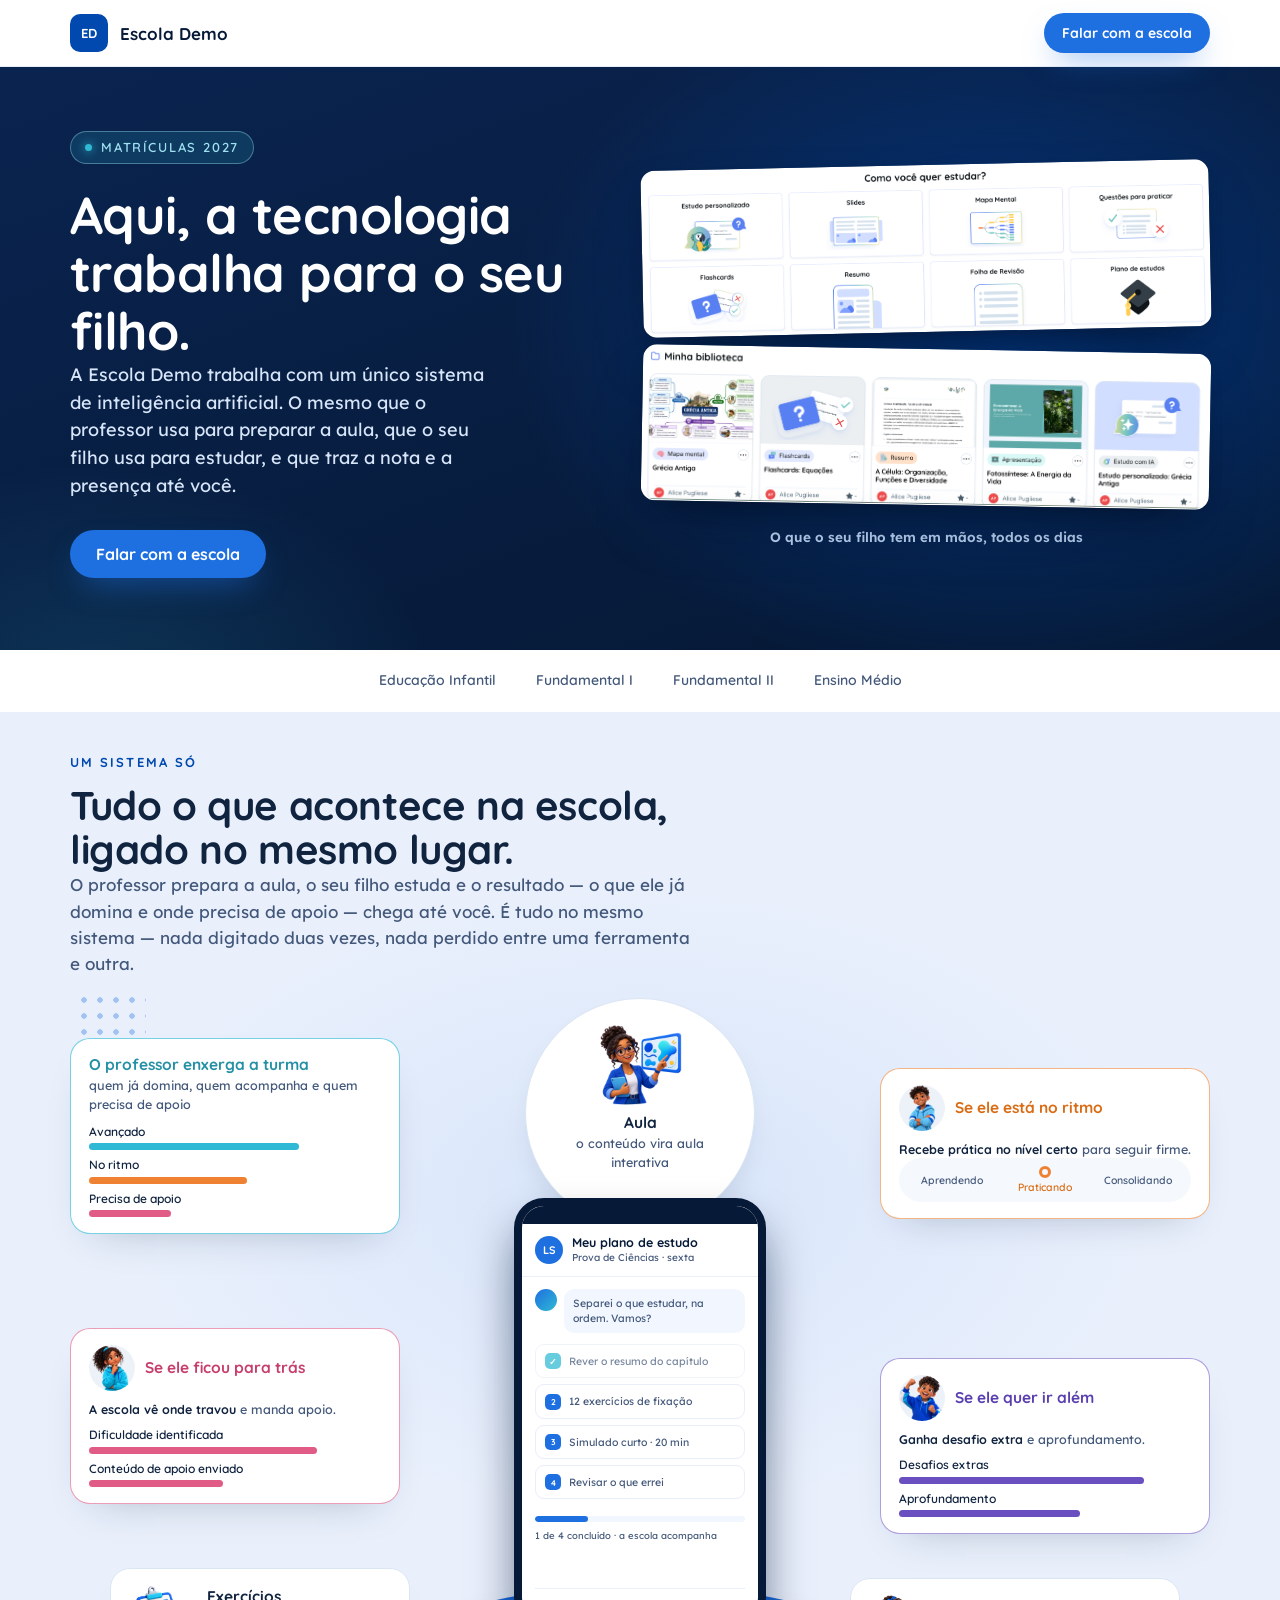
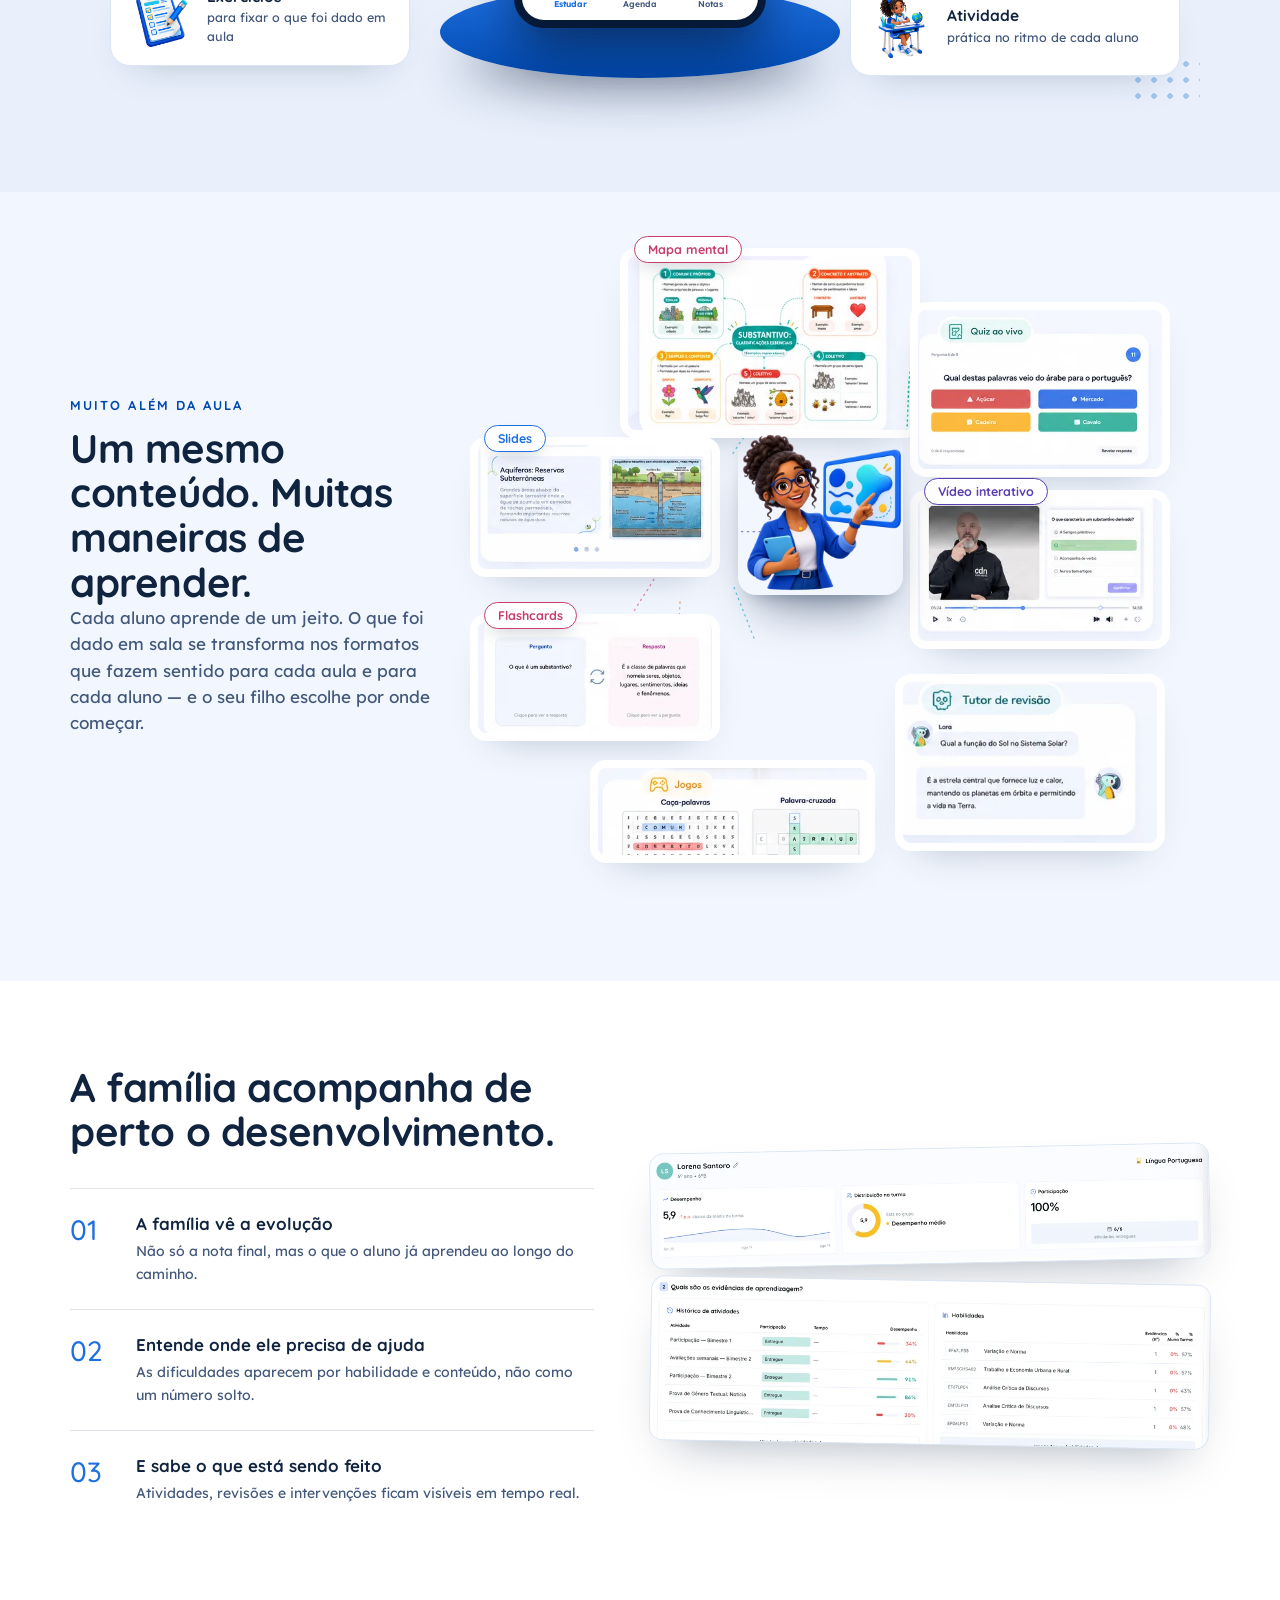
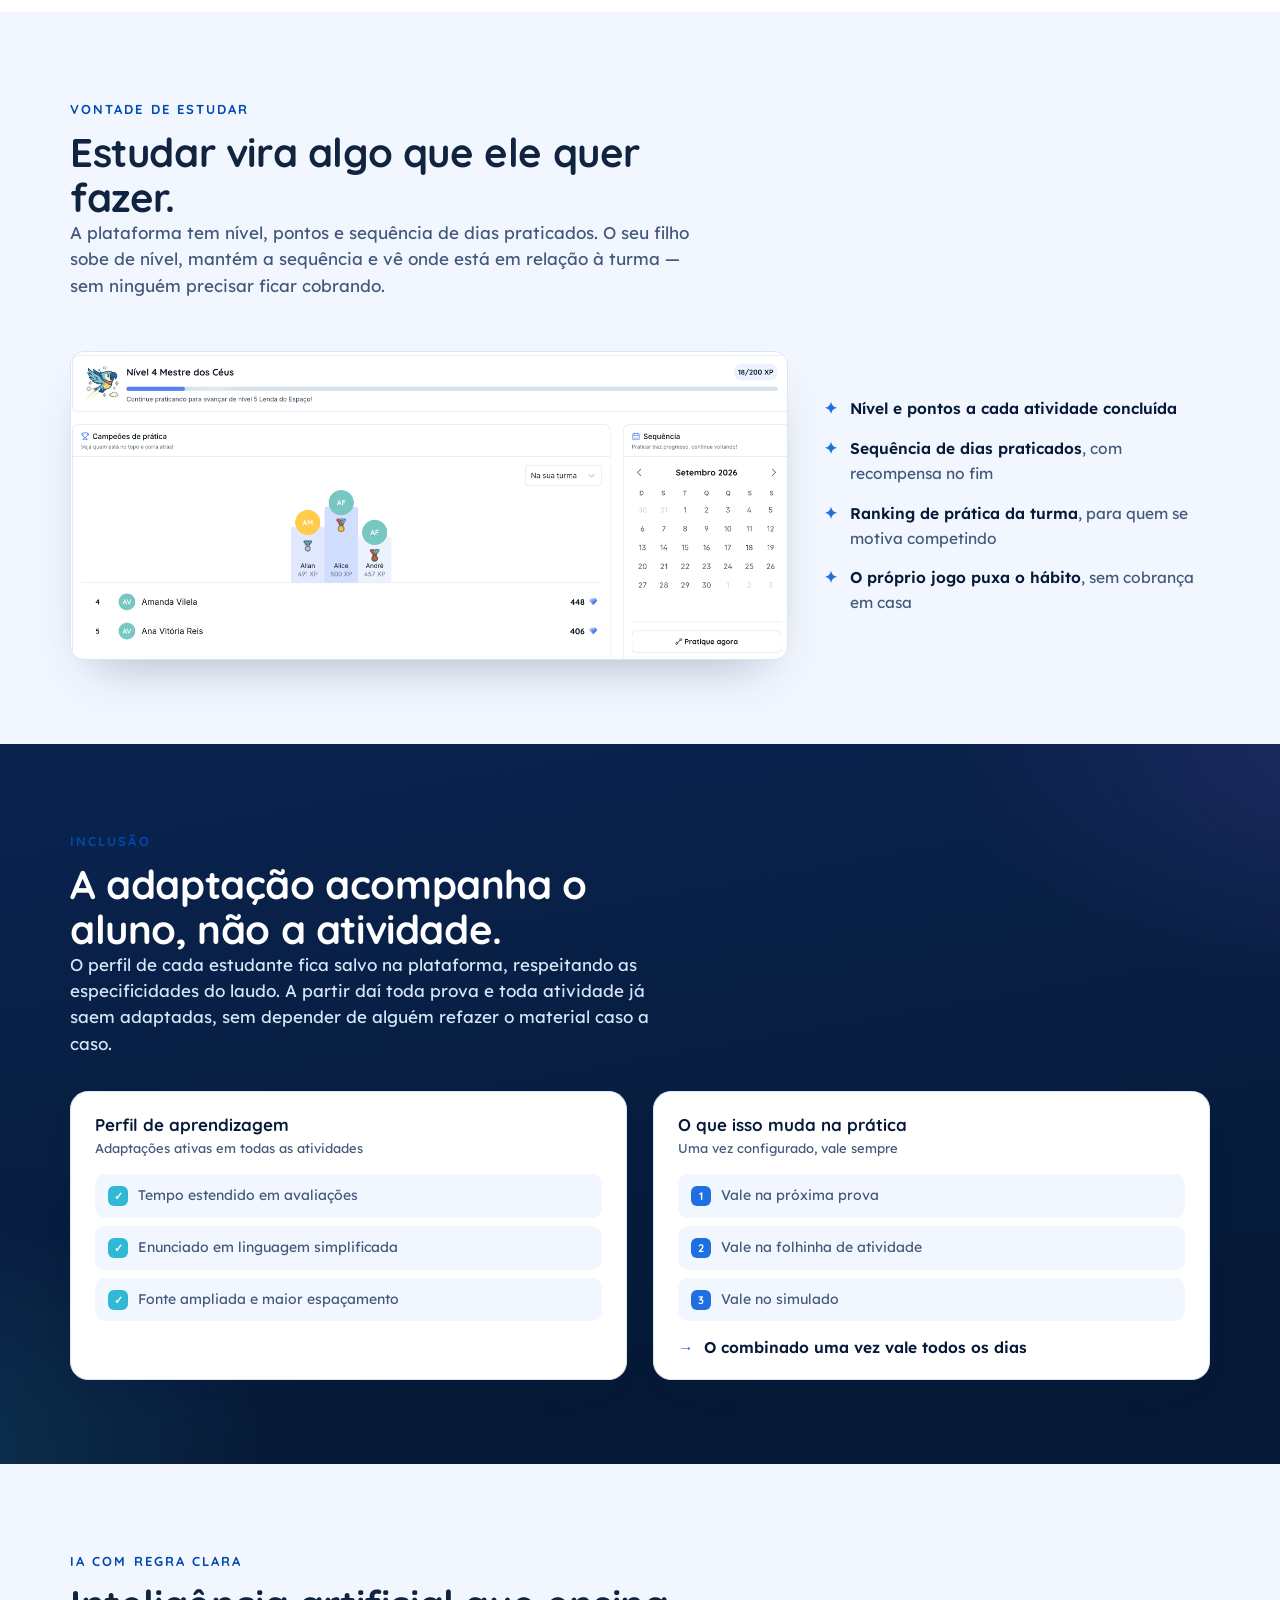
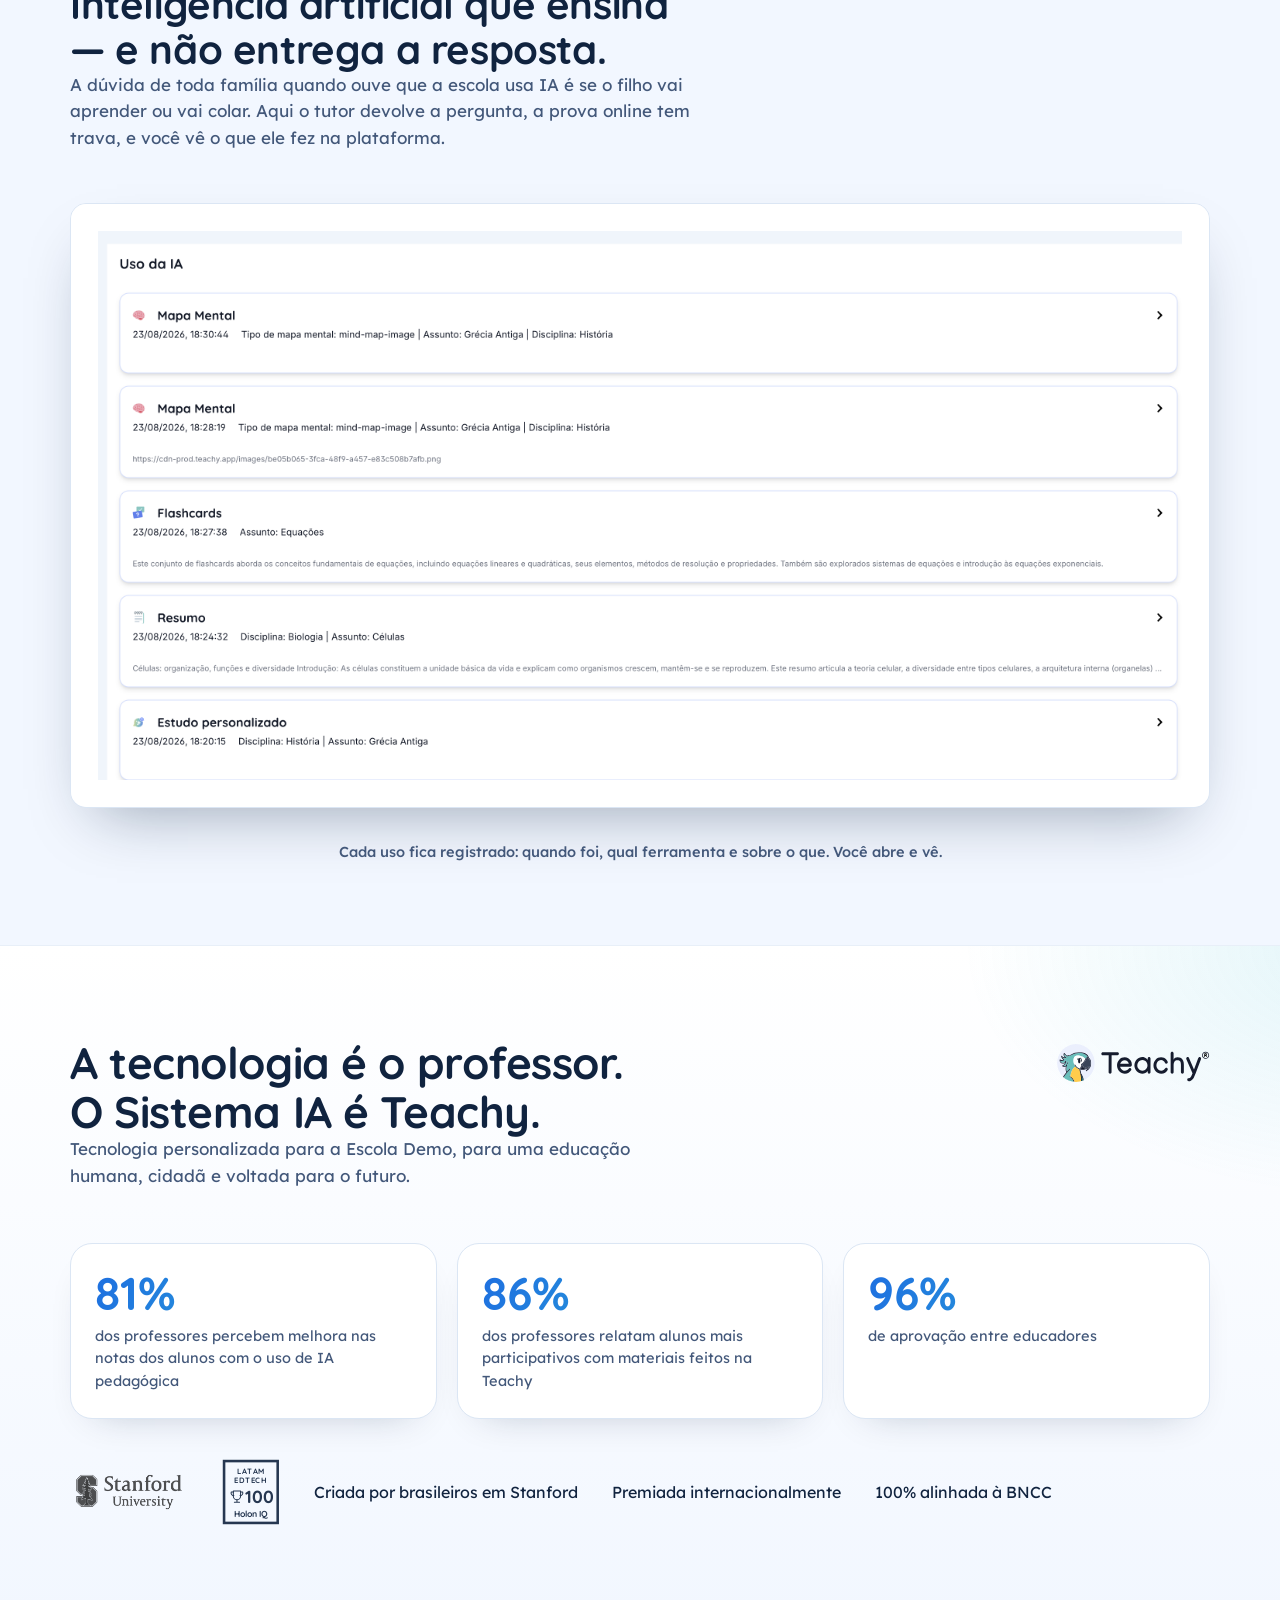
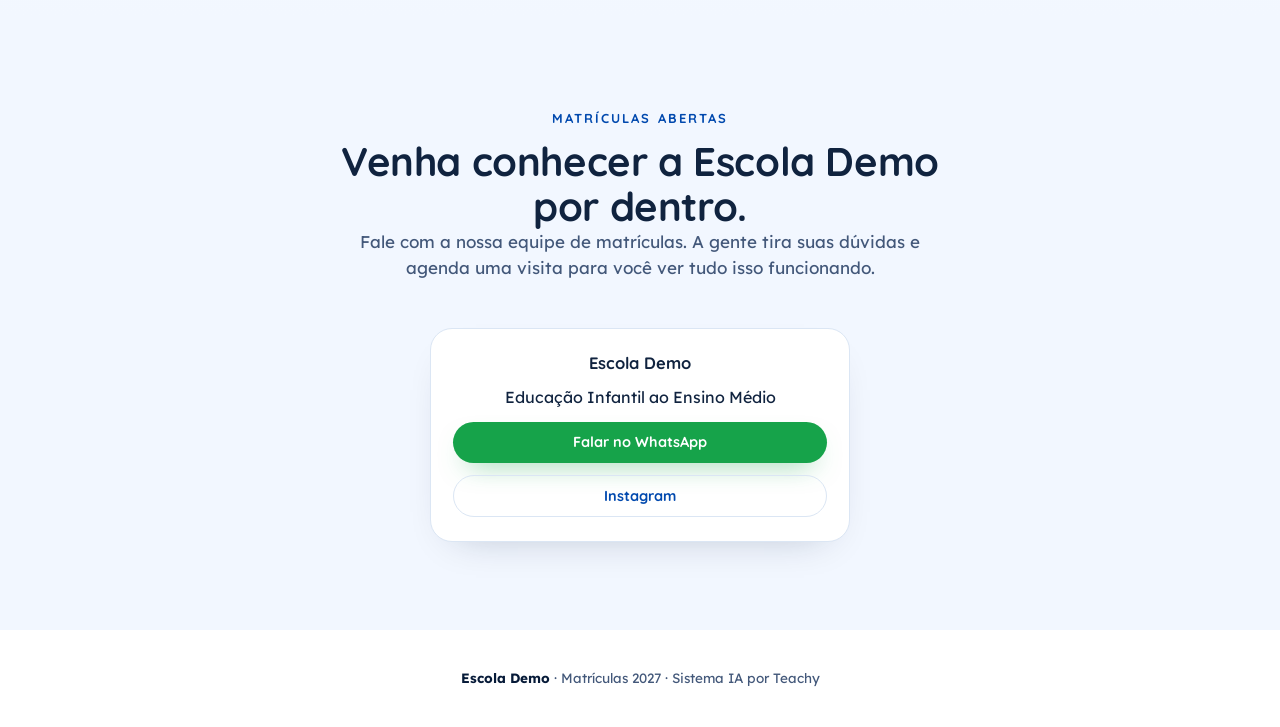
<file: index.html>
<!doctype html>
<html lang="pt-BR">
<head>
<meta charset="utf-8">
<meta name="viewport" content="width=device-width,initial-scale=1">
<title>Escola Demo · O Sistema IA da escola</title>
<link rel="preconnect" href="https://fonts.googleapis.com">
<link rel="preconnect" href="https://fonts.gstatic.com" crossorigin>
<link href="https://fonts.googleapis.com/css2?family=Quicksand:wght@500;600;700&family=Lexend:wght@300;400;500;600;700&display=swap" rel="stylesheet">
<link rel="stylesheet" href="lp-material.css">
<style>
/* ═══════════════════════════════════════════════════════════════
   Camada Enterprise — só o que não existe no template de material.
   Tudo o mais vem de lp-material.css, sem alteração.
   ═══════════════════════════════════════════════════════════════ */
body{margin:0}

/* barra de topo */
.ent-topo{position:sticky;top:0;z-index:70;background:rgba(255,255,255,.9);backdrop-filter:blur(18px);border-bottom:1px solid var(--lpm-borda-suave)}
.ent-topo__in{display:flex;align-items:center;gap:12px;padding:13px 0}
.ent-topo__marca{width:38px;height:38px;border-radius:10px;background:var(--lpm-principal);color:#fff;display:grid;place-items:center;font:700 13px var(--lpm-font-display)}
.ent-topo__nome{font:700 17px var(--lpm-font-display);color:var(--lpm-navy)}
.ent-topo .lpm-btn{margin-left:auto;height:40px;padding:0 18px;font-size:14px}

/* visual do hero: tela de produto flutuando */
.ent-hero-tela{position:relative;flex-direction:column;width:100%;margin:0}
.lpm .ent-hero-tela figcaption{margin:22px 0 0;font:600 13.5px var(--lpm-font-body);color:var(--lpm-texto-claro-2);text-align:center}
/* as duas telas de insights, empilhadas e levemente inclinadas */
.ent-telas{display:flex;flex-direction:column;gap:18px;width:100%}
.ent-telas img{width:100%;border-radius:14px;border:1px solid rgba(255,255,255,.14);background:#fff;box-shadow:0 30px 64px -26px rgba(3,12,28,.62),0 10px 24px -14px rgba(3,12,28,.45)}
.ent-telas img:first-child{transform:rotate(-1.2deg)}
.ent-telas img:last-child{transform:rotate(1deg)}
/* hero: coluna da direita mais larga, pra os insights ficarem legíveis */
@media(min-width:1024px){
 .lpm-hero__in{grid-template-columns:minmax(0,1fr) minmax(0,568px);gap:44px}
 .lpm-hero__conteudo{max-width:520px}
}
/* família: as telas de insight do responsável */
.ent-telas-familia{display:flex;flex-direction:column;gap:20px;margin-top:8px}
.ent-telas-familia img{width:100%;border-radius:14px;border:1px solid var(--lpm-borda);background:#fff;box-shadow:0 24px 50px -24px color-mix(in srgb,var(--lpm-navy) 35%,transparent)}
.ent-telas-familia img:first-child{transform:rotate(-.8deg)}
.ent-telas-familia img:last-child{transform:rotate(.7deg)}
/* tela em largura cheia */
.ent-tela-larga{margin-top:52px}
.ent-tela-larga img{width:100%;border-radius:16px;border:1px solid var(--lpm-borda);background:#fff;box-shadow:0 28px 60px -26px color-mix(in srgb,var(--lpm-navy) 38%,transparent)}
.lpm .ent-legenda{margin:34px 0 0;text-align:center;font:500 14.5px var(--lpm-font-body);color:var(--lpm-tinta-suave)}
/* gamificação */
.ent-gami{display:grid;gap:26px;margin-top:52px}
@media(min-width:1024px){.ent-gami{grid-template-columns:minmax(0,1.3fr) minmax(0,.7fr);align-items:center;gap:36px}}
.ent-gami img{width:100%;border-radius:14px;border:1px solid var(--lpm-borda);background:#fff;box-shadow:0 24px 50px -24px color-mix(in srgb,var(--lpm-navy) 32%,transparent)}
.ent-gami ul{margin:0;padding:0;list-style:none;display:flex;flex-direction:column;gap:15px}
.ent-gami li{position:relative;padding-left:26px;font:400 15.5px/1.6 var(--lpm-font-body);color:var(--lpm-tinta-suave)}
.ent-gami li:before{content:"\2726";position:absolute;left:0;top:0;color:var(--lpm-vivo);font-weight:700}
.ent-gami li b{color:var(--lpm-navy);font-weight:600}

/* centro da órbita: o espaço do aluno num celular, apoiado no pedestal */
.lpm-arte__livro.ent-fone{width:min(252px,66vw);height:430px;display:flex;flex-direction:column;background:#fff;border:8px solid var(--lpm-navy);border-radius:30px;overflow:hidden;box-shadow:0 26px 50px -22px color-mix(in srgb,var(--lpm-navy) 55%,transparent);text-align:left}
.ent-fone__topo{height:18px;background:var(--lpm-navy)}
.ent-fone__cab{display:flex;align-items:center;gap:9px;padding:11px 13px 10px;border-bottom:1px solid var(--lpm-borda-suave)}
.ent-fone__av{width:28px;height:28px;border-radius:50%;background:var(--lpm-vivo);color:#fff;display:grid;place-items:center;font:700 11px var(--lpm-font-display);flex:none}
.ent-fone__cab b{display:block;font:700 12.5px var(--lpm-font-display);color:var(--lpm-navy);line-height:1.25}
.ent-fone__cab s{display:block;text-decoration:none;font-size:10px;color:var(--lpm-tinta-suave)}
.ent-fone__corpo{padding:12px 13px 0;flex:1;display:flex;flex-direction:column}
.ent-fone__lara{display:flex;gap:7px;align-items:flex-start;margin-bottom:11px}
.ent-fone__lara:before{content:"";width:22px;height:22px;border-radius:50%;background:linear-gradient(135deg,var(--lpm-vivo),var(--lpm-destaque));flex:none}
.ent-fone__bolha{font-size:10.5px;line-height:1.45;background:var(--lpm-gelo);border-radius:10px;padding:7px 9px;color:var(--lpm-tinta-suave)}
.ent-fone__item{display:flex;align-items:center;gap:8px;font-size:10.5px;color:var(--lpm-tinta-suave);border:1px solid var(--lpm-borda-suave);border-radius:9px;padding:8px 9px;margin-bottom:6px}
.ent-fone__item i{width:16px;height:16px;border-radius:5px;background:var(--lpm-vivo);color:#fff;display:grid;place-items:center;font:700 8.5px var(--lpm-font-display);font-style:normal;flex:none}
.ent-fone__item.feito{color:var(--lpm-tinta-suave);opacity:.72}
.ent-fone__item.feito i{background:var(--lpm-destaque)}
.ent-fone__barra{height:6px;border-radius:99px;background:var(--lpm-gelo);margin-top:11px;overflow:hidden}
.ent-fone__barra s{display:block;width:25%;height:100%;border-radius:99px;background:var(--lpm-vivo)}
.ent-fone__nota{font-size:9.5px;color:var(--lpm-tinta-suave);margin-top:6px}
.ent-fone__nav{margin-top:auto;display:flex;border-top:1px solid var(--lpm-borda-suave);padding:9px 0 11px}
.ent-fone__nav i{flex:1;text-align:center;font:600 8.5px var(--lpm-font-body);font-style:normal;color:var(--lpm-tinta-suave)}
.ent-fone__nav i.on{color:var(--lpm-vivo);font-weight:700}

/* centro do leque: a aula como origem dos formatos */
.lpm-f2--livro.ent-aula img{aspect-ratio:1;border-radius:18px;transform:none;width:min(190px,50vw)}

/* seções próprias do Enterprise */
.ent-duo{display:grid;gap:20px;margin-top:34px}
@media(min-width:900px){.ent-duo{grid-template-columns:1fr 1fr;gap:26px}}
.ent-card{background:#fff;border:1px solid var(--lpm-borda);border-radius:18px;padding:22px 24px;box-shadow:0 16px 40px -26px color-mix(in srgb,var(--lpm-navy) 30%,transparent)}
.ent-card__t{font:700 17px var(--lpm-font-display);color:var(--lpm-navy)}
.lpm .ent-card__s{font-size:13px;color:var(--lpm-tinta-suave);margin-top:3px}
.ent-passos{margin-top:16px;display:flex;flex-direction:column;gap:8px}
.ent-passo{display:flex;align-items:center;gap:10px;font-size:14px;color:var(--lpm-tinta-suave);background:var(--lpm-gelo);border-radius:10px;padding:11px 13px}
.ent-passo b{width:20px;height:20px;border-radius:6px;background:var(--lpm-vivo);color:#fff;display:grid;place-items:center;font:700 11px var(--lpm-font-display);flex:none}
.ent-passo.ok b{background:var(--lpm-destaque)}
.ent-alerta{margin-top:16px;display:flex;gap:11px;align-items:flex-start;background:color-mix(in srgb,var(--lpm-ritmo) 12%,#fff);border:1px solid color-mix(in srgb,var(--lpm-ritmo) 32%,#fff);border-radius:12px;padding:13px 15px}
.ent-alerta span{font-size:13px;line-height:1.55;color:var(--lpm-ritmo-escuro);font-weight:500}
.ent-tabela{width:100%;border-collapse:collapse;margin-top:14px;font-size:13.5px}
.ent-tabela th{text-align:left;font:600 10.5px var(--lpm-font-body);letter-spacing:.08em;text-transform:uppercase;color:var(--lpm-tinta-suave);padding:0 10px 9px 0;border-bottom:1px solid var(--lpm-borda)}
.ent-tabela td{padding:10px 10px 10px 0;border-bottom:1px solid var(--lpm-borda-suave);color:var(--lpm-tinta-suave)}
.ent-tabela td b{color:var(--lpm-navy);font-weight:600}
.ent-remate{margin-top:16px;font:600 15.5px var(--lpm-font-body);color:var(--lpm-navy);display:flex;gap:10px}
.ent-remate:before{content:"→";color:var(--lpm-vivo);font-weight:700}
.ent-rodape{padding:38px 0;text-align:center;font-size:13.5px;color:var(--lpm-tinta-suave)}
.ent-rodape b{color:var(--lpm-navy)}
/* selos: cada um no seu tamanho ótico */
.lpm-teachy__provas .ent-selo-stanford{height:44px}
.lpm-teachy__provas .lpm-selo-holoniq{height:66px;width:auto}

/* CTA com uma única unidade: card centrado */
.lpm-matricula__grid[data-quantidade="1"] .lpm-unidade{align-items:center;text-align:center}
.lpm-matricula__grid[data-quantidade="1"] .lpm-unidade .lpm-btn{width:100%;justify-content:center}
</style>
</head>
<body>
<div class="lpm lpm--preview">

<div class="ent-topo"><div class="lpm-wrap ent-topo__in">
 <div class="ent-topo__marca">ED</div>
 <span class="ent-topo__nome">Escola Demo</span>
 <a class="lpm-btn lpm-btn--solido" href="#matricula">Falar com a escola</a>
</div></div>

<!-- ═══ HERO ═══ -->
<section class="lpm-hero">
 <div class="lpm-hero__brilho" aria-hidden="true"></div>
 <div class="lpm-wrap lpm-hero__in">
  <div class="lpm-hero__conteudo">
   <span class="lpm-eyebrow">Matrículas 2027</span>
   <h1 class="lpm-hero__title">Aqui, a tecnologia trabalha para o seu filho.</h1>
   <p class="lpm-hero__sub">A Escola Demo trabalha com um único sistema de inteligência artificial. O mesmo que o professor usa para preparar a aula, que o seu filho usa para estudar, e que traz a nota e a presença até você.</p>
   <div class="lpm-hero__ctas">
    <a class="lpm-btn lpm-btn--solido" href="#matricula">Falar com a escola</a>
   </div>
  </div>
  <figure class="lpm-hero__capas ent-hero-tela">
   <div class="ent-telas">
    <img src="img/tela/formatos-estudo.png" alt="As formas de estudar disponíveis para o aluno na plataforma" loading="eager">
    <img src="img/tela/biblioteca-aluno.png" alt="Materiais que o próprio aluno criou na plataforma" loading="eager">
   </div>
   <figcaption>O que o seu filho tem em mãos, todos os dias</figcaption>
  </figure>
 </div>
</section>

<div class="lpm-logos"><div class="lpm-wrap lpm-logos__in">
 <span class="lpm-logos__pill"><span>Educação Infantil</span></span>
 <span class="lpm-logos__pill"><span>Fundamental I</span></span>
 <span class="lpm-logos__pill"><span>Fundamental II</span></span>
 <span class="lpm-logos__pill"><span>Ensino Médio</span></span>
</div></div>

<!-- ═══ ÓRBITA · o ciclo da aula ═══ -->
<section class="lpm-secao lpm-secao--justa lpm-secao--arte">
 <div class="lpm-wrap">
  <div class="lpm-reveal">
   <span class="lpm-kicker">Um sistema só</span>
   <h2>Tudo o que acontece na escola, ligado no mesmo lugar.</h2>
   <p class="lpm-secao__lead">O professor prepara a aula, o seu filho estuda e o resultado — o que ele já domina e onde precisa de apoio — chega até você. É tudo no mesmo sistema — nada digitado duas vezes, nada perdido entre uma ferramenta e outra.</p>
  </div>

  <div class="lpm-arte lpm-reveal">
   <svg class="lpm-arte__fios" viewBox="0 0 700 700" aria-hidden="true">
    <path d="M 250 150 C 268 160 275 170 282 182" style="stroke:var(--lpm-reforco)"/>
    <path d="M 440 130 C 420 150 410 165 398 185" style="stroke:var(--lpm-destaque)"/>
    <path d="M 248 262 C 258 262 266 262 278 262" style="stroke:var(--lpm-vivo)"/>
    <path d="M 442 300 C 430 300 420 300 408 300" style="stroke:var(--lpm-alem)"/>
    <path d="M 250 420 C 262 400 270 390 280 372" style="stroke:var(--lpm-reforco)"/>
    <path d="M 432 462 C 420 430 412 412 400 380" style="stroke:var(--lpm-destaque)"/>
    <path d="M 300 560 C 310 520 315 500 320 400" style="stroke:var(--lpm-ritmo)"/>
   </svg>
   <div class="lpm-arte__dots lpm-arte__dots--tl" aria-hidden="true"></div>
   <div class="lpm-arte__dots lpm-arte__dots--br" aria-hidden="true"></div>

   <div class="lpm-arte__palco" aria-hidden="true"></div>

   <div class="lpm-arte__livro ent-fone" role="img" aria-label="O espaço do aluno na plataforma, com o plano de estudo montado pela Lara">
    <div class="ent-fone__topo"></div>
    <div class="ent-fone__cab">
     <span class="ent-fone__av">LS</span>
     <span><b>Meu plano de estudo</b><s>Prova de Ciências · sexta</s></span>
    </div>
    <div class="ent-fone__corpo">
     <div class="ent-fone__lara"><span class="ent-fone__bolha">Separei o que estudar, na ordem. Vamos?</span></div>
     <div class="ent-fone__item feito"><i>✓</i>Rever o resumo do capítulo</div>
     <div class="ent-fone__item"><i>2</i>12 exercícios de fixação</div>
     <div class="ent-fone__item"><i>3</i>Simulado curto · 20 min</div>
     <div class="ent-fone__item"><i>4</i>Revisar o que errei</div>
     <div class="ent-fone__barra"><s></s></div>
     <div class="ent-fone__nota">1 de 4 concluído · a escola acompanha</div>
     <div class="ent-fone__nav"><i class="on">Estudar</i><i>Agenda</i><i>Notas</i></div>
    </div>
   </div>

   <div class="lpm-arte__card lpm-arte__card--insights">
    <div class="lpm-arte__titulo lpm-arte__titulo--insights">O professor enxerga a turma</div>
    <div class="lpm-arte__sub">quem já domina, quem acompanha e quem precisa de apoio</div>
    <div class="lpm-arte__linhas">
     <div class="lpm-arte__aluno"><span>Avançado</span><i style="width:72%;background:var(--lpm-destaque)"></i></div>
     <div class="lpm-arte__aluno"><span>No ritmo</span><i style="width:54%;background:var(--lpm-ritmo)"></i></div>
     <div class="lpm-arte__aluno"><span>Precisa de apoio</span><i style="width:28%;background:var(--lpm-reforco)"></i></div>
    </div>
    </div>

   <div class="lpm-arte__card lpm-arte__card--aula">
    <img src="img/ilustra/professora-aula.webp" alt="" loading="lazy">
    <div class="lpm-arte__titulo">Aula</div>
    <div class="lpm-arte__sub">o conteúdo vira aula interativa</div>
    </div>

   <div class="lpm-arte__card lpm-arte__card--ritmo">
    <div class="lpm-arte__cabeca">
     <img src="img/ilustra/aluno-ritmo.webp" alt="" loading="lazy">
     <div class="lpm-arte__titulo lpm-arte__titulo--ritmo">Se ele está no ritmo</div>
    </div>
    <p class="lpm-arte__proposta"><strong>Recebe prática no nível certo</strong> para seguir firme.</p>
    <div class="lpm-arte__stepper"><span>Aprendendo</span><span class="ativo">Praticando</span><span>Consolidando</span></div>
    </div>

   <div class="lpm-arte__card lpm-arte__card--reforco">
    <div class="lpm-arte__cabeca">
     <img src="img/ilustra/aluna-reforco.webp" alt="" loading="lazy">
     <div class="lpm-arte__titulo lpm-arte__titulo--reforco">Se ele ficou para trás</div>
    </div>
    <p class="lpm-arte__proposta"><strong>A escola vê onde travou</strong> e manda apoio.</p>
    <div class="lpm-arte__linhas">
     <div class="lpm-arte__aluno"><span>Dificuldade identificada</span><i style="width:78%;background:var(--lpm-reforco)"></i></div>
     <div class="lpm-arte__aluno"><span>Conteúdo de apoio enviado</span><i style="width:46%;background:var(--lpm-reforco)"></i></div>
    </div>
    </div>

   <div class="lpm-arte__card lpm-arte__card--alem">
    <div class="lpm-arte__cabeca">
     <img src="img/ilustra/aluno-alem.webp" alt="" loading="lazy">
     <div class="lpm-arte__titulo lpm-arte__titulo--alem">Se ele quer ir além</div>
    </div>
    <p class="lpm-arte__proposta"><strong>Ganha desafio extra</strong> e aprofundamento.</p>
    <div class="lpm-arte__linhas">
     <div class="lpm-arte__aluno"><span>Desafios extras</span><i style="width:84%;background:var(--lpm-alem)"></i></div>
     <div class="lpm-arte__aluno"><span>Aprofundamento</span><i style="width:62%;background:var(--lpm-alem)"></i></div>
    </div>
    </div>

   <div class="lpm-arte__card lpm-arte__card--exercicios">
    <img src="img/ilustra/exercicios.webp" alt="" loading="lazy">
    <div><div class="lpm-arte__titulo">Exercícios</div>
    <div class="lpm-arte__sub">para fixar o que foi dado em aula</div></div>
   </div>

   <div class="lpm-arte__card lpm-arte__card--atividade">
    <img src="img/ilustra/aluna-atividade.webp" alt="" loading="lazy">
    <div><div class="lpm-arte__titulo">Atividade</div>
    <div class="lpm-arte__sub">prática no ritmo de cada aluno</div></div>
   </div>
  </div>
 </div>
</section>

<!-- ═══ LEQUE · formatos de estudo ═══ -->
<section class="lpm-secao lpm-secao--gelo lpm-secao--formatos">
 <div class="lpm-wrap lpm-formatos-col">
  <div class="lpm-reveal">
   <span class="lpm-kicker">Muito além da aula</span>
   <h2>Um mesmo conteúdo. Muitas maneiras de aprender.</h2>
   <p class="lpm-secao__lead">Cada aluno aprende de um jeito. O que foi dado em sala se transforma nos formatos que fazem sentido para cada aula e para cada aluno — e o seu filho escolhe por onde começar.</p>
  </div>

  <div class="lpm-formatos2 lpm-reveal" style="--d:0.1s">
   <svg class="lpm-formatos2__fios" viewBox="0 0 700 700" aria-hidden="true">
    <path d="M 250 150 C 268 160 275 170 282 182" style="stroke:var(--lpm-reforco)"/>
    <path d="M 440 130 C 420 150 410 165 398 185" style="stroke:var(--lpm-destaque)"/>
    <path d="M 248 262 C 258 262 266 262 278 262" style="stroke:var(--lpm-vivo)"/>
    <path d="M 442 300 C 430 300 420 300 408 300" style="stroke:var(--lpm-alem)"/>
    <path d="M 250 420 C 262 400 270 390 280 372" style="stroke:var(--lpm-reforco)"/>
    <path d="M 432 462 C 420 430 412 412 400 380" style="stroke:var(--lpm-destaque)"/>
    <path d="M 300 560 C 310 520 315 500 320 400" style="stroke:var(--lpm-ritmo)"/>
   </svg>

   <div class="lpm-f2 lpm-f2--livro ent-aula">
    <img src="img/ilustra/professora-aula.webp" alt="Professora em aula na Escola Demo" loading="lazy">
   </div>

   <div class="lpm-f2 lpm-f2--mapa">
    <span class="lpm-f2__chip lpm-f2__chip--reforco">Mapa mental</span>
    <img src="img/formatos/mapa-mental.webp" alt="Mapa mental de classificações do substantivo" loading="lazy">
   </div>
   <div class="lpm-f2 lpm-f2--quiz">
    <img src="img/formatos/quiz-vivo.webp" alt="Quiz ao vivo com pergunta e alternativas coloridas" loading="lazy">
   </div>
   <div class="lpm-f2 lpm-f2--video">
    <span class="lpm-f2__chip lpm-f2__chip--alem">Vídeo interativo</span>
    <img src="img/formatos/video-interativo.webp" alt="Vídeo interativo com quiz durante a aula" loading="lazy">
   </div>
   <div class="lpm-f2 lpm-f2--slides">
    <span class="lpm-f2__chip lpm-f2__chip--vivo">Slides</span>
    <img src="img/formatos/slides.webp" alt="Slides sobre aquíferos e reservas subterrâneas" loading="lazy">
   </div>
   <div class="lpm-f2 lpm-f2--flash">
    <span class="lpm-f2__chip lpm-f2__chip--reforco">Flashcards</span>
    <img src="img/formatos/flashcards.webp" alt="Flashcards de pergunta e resposta" loading="lazy">
   </div>
   <div class="lpm-f2 lpm-f2--jogos">
    <img src="img/formatos/jogos.webp" alt="Jogos de caça-palavras e palavra-cruzada" loading="lazy">
   </div>
   <div class="lpm-f2 lpm-f2--tutor">
    <img src="img/formatos/tutor.webp" alt="Tutor de revisão em formato de chat com a Lara" loading="lazy">
   </div>
  </div>
 </div>
</section>

<!-- ═══ FAMÍLIA ═══ -->
<section class="lpm-secao">
 <div class="lpm-wrap lpm-familia2">
  <div>
   <div class="lpm-reveal">
    <h2>A família acompanha de perto o desenvolvimento.</h2>
   </div>
   <div class="lpm-familia__lista lpm-reveal" style="--d:0.1s">
    <div class="lpm-familia__item">
    <span class="lpm-familia__num">01</span>
    <div><strong>A família vê a evolução</strong><p>Não só a nota final, mas o que o aluno já aprendeu ao longo do caminho.</p></div>
    </div>
    <div class="lpm-familia__item">
    <span class="lpm-familia__num">02</span>
    <div><strong>Entende onde ele precisa de ajuda</strong><p>As dificuldades aparecem por habilidade e conteúdo, não como um número solto.</p></div>
    </div>
    <div class="lpm-familia__item">
    <span class="lpm-familia__num">03</span>
    <div><strong>E sabe o que está sendo feito</strong><p>Atividades, revisões e intervenções ficam visíveis em tempo real.</p></div>
    </div>
   </div>
  </div>
  <div class="lpm-familia__telas lpm-reveal" style="--d:0.2s">
   <img src="img/produto/relatorio-aluno.webp" alt="Desempenho do aluno, distribuição na turma e participação" loading="lazy">
   <img src="img/produto/habilidades.webp" alt="Histórico de atividades e habilidades da BNCC do aluno" loading="lazy">
  </div>
 </div>
</section>

<!-- ═══ GAMIFICAÇÃO ═══ -->
<section class="lpm-secao lpm-secao--gelo">
 <div class="lpm-wrap">
  <div class="lpm-reveal">
   <span class="lpm-kicker">Vontade de estudar</span>
   <h2>Estudar vira algo que ele quer fazer.</h2>
   <p class="lpm-secao__lead">A plataforma tem nível, pontos e sequência de dias praticados. O seu filho sobe de nível, mantém a sequência e vê onde está em relação à turma — sem ninguém precisar ficar cobrando.</p>
  </div>
  <div class="ent-gami lpm-reveal" style="--d:0.1s">
   <img src="img/tela/gamificacao.png" alt="Nível do aluno, pontos de experiência e ranking de prática da turma" loading="lazy">
   <ul>
    <li><b>Nível e pontos a cada atividade concluída</b></li>
    <li><b>Sequência de dias praticados</b>, com recompensa no fim</li>
    <li><b>Ranking de prática da turma</b>, para quem se motiva competindo</li>
    <li><b>O próprio jogo puxa o hábito</b>, sem cobrança em casa</li>
   </ul>
  </div>
 </div>
</section>

<!-- ═══ INCLUSÃO (escuro) ═══ -->
<section class="lpm-secao lpm-pessoal">
 <div class="lpm-wrap">
  <div class="lpm-reveal">
   <span class="lpm-kicker">Inclusão</span>
   <h2>A adaptação acompanha o aluno, não a atividade.</h2>
   <p class="lpm-secao__lead">O perfil de cada estudante fica salvo na plataforma, respeitando as especificidades do laudo. A partir daí toda prova e toda atividade já saem adaptadas, sem depender de alguém refazer o material caso a caso.</p>
  </div>
  <div class="ent-duo lpm-reveal" style="--d:0.1s">
   <div class="ent-card">
    <div class="ent-card__t">Perfil de aprendizagem</div>
    <div class="ent-card__s">Adaptações ativas em todas as atividades</div>
    <div class="ent-passos">
    <div class="ent-passo ok"><b>✓</b>Tempo estendido em avaliações</div>
    <div class="ent-passo ok"><b>✓</b>Enunciado em linguagem simplificada</div>
    <div class="ent-passo ok"><b>✓</b>Fonte ampliada e maior espaçamento</div>
    </div>
   </div>
   <div class="ent-card">
    <div class="ent-card__t">O que isso muda na prática</div>
    <div class="ent-card__s">Uma vez configurado, vale sempre</div>
    <div class="ent-passos">
    <div class="ent-passo"><b>1</b>Vale na próxima prova</div>
    <div class="ent-passo"><b>2</b>Vale na folhinha de atividade</div>
    <div class="ent-passo"><b>3</b>Vale no simulado</div>
    </div>
    <div class="ent-remate">O combinado uma vez vale todos os dias</div>
   </div>
  </div>
 </div>
</section>

<!-- ═══ IA COM SEGURANÇA ═══ -->
<section class="lpm-secao lpm-secao--gelo">
 <div class="lpm-wrap">
  <div class="lpm-reveal">
   <span class="lpm-kicker">IA com regra clara</span>
   <h2>Inteligência artificial que ensina — e não entrega a resposta.</h2>
   <p class="lpm-secao__lead">A dúvida de toda família quando ouve que a escola usa IA é se o filho vai aprender ou vai colar. Aqui o tutor devolve a pergunta, a prova online tem trava, e você vê o que ele fez na plataforma.</p>
  </div>
  <div class="ent-tela-larga lpm-reveal" style="--d:0.1s">
   <img src="img/tela/uso-da-ia.png" alt="Histórico de uso da IA pelo aluno, com data, ferramenta e assunto" loading="lazy">
   <p class="ent-legenda">Cada uso fica registrado: quando foi, qual ferramenta e sobre o que. Você abre e vê.</p>
  </div>
 </div>
</section>

<!-- ═══ TEACHY ═══ -->
<section class="lpm-teachy">
 <div class="lpm-wrap">
  <img class="lpm-teachy__logo" src="img/logos/logo-preto-v2.svg" alt="Teachy" loading="lazy">
  <div class="lpm-reveal">
   <h2>A tecnologia é o professor. O Sistema IA é Teachy.</h2>
   <p class="lpm-secao__lead">Tecnologia personalizada para a Escola Demo, para uma educação humana, cidadã e voltada para o futuro.</p>
  </div>
  <div class="lpm-teachy__grid lpm-reveal" style="--d:0.1s">
   <div class="lpm-stat"><strong>81%</strong><span>dos professores percebem melhora nas notas dos alunos com o uso de IA pedagógica</span></div>
   <div class="lpm-stat"><strong>86%</strong><span>dos professores relatam alunos mais participativos com materiais feitos na Teachy</span></div>
   <div class="lpm-stat"><strong>96%</strong><span>de aprovação entre educadores</span></div>
  </div>
  <div class="lpm-teachy__provas lpm-reveal" style="--d:0.2s">
   <img class="ent-selo-stanford" src="img/selos/stanford.webp" alt="Stanford University" loading="lazy">
   <svg class="lpm-selo-holoniq" viewBox="0 0 112 128" role="img" aria-label="LATAM EdTech 100 · HolonIQ">
    <rect x="4" y="4" width="104" height="120" fill="none" stroke="currentColor" stroke-width="5"/>
    <text x="56" y="30" text-anchor="middle" fill="currentColor" font-family="Quicksand, sans-serif" font-weight="700" font-size="15" letter-spacing="1">LATAM</text>
    <text x="56" y="47" text-anchor="middle" fill="currentColor" font-family="Quicksand, sans-serif" font-weight="700" font-size="15" letter-spacing="1">EDTECH</text>
    <g fill="none" stroke="currentColor" stroke-width="2" stroke-linecap="round" stroke-linejoin="round">
     <path d="M22 62h14v10a7 7 0 0 1-14 0z"/>
     <path d="M22 64h-4a5 5 0 0 0 5 7m13-7h4a5 5 0 0 1-5 7"/>
     <path d="M29 79v5m-5 0h10"/>
    </g>
    <text x="72" y="85" text-anchor="middle" fill="currentColor" font-family="Quicksand, sans-serif" font-weight="700" font-size="34">100</text>
    <text x="56" y="112" text-anchor="middle" fill="currentColor" font-family="Quicksand, sans-serif" font-weight="700" font-size="17">Holon IQ</text>
   </svg>
   <span>Criada por brasileiros em Stanford</span>
   <span>Premiada internacionalmente</span>
   <span>100% alinhada à BNCC</span>
  </div>
 </div>
</section>

<!-- ═══ MATRÍCULA ═══ -->
<section class="lpm-matricula" id="matricula">
 <div class="lpm-wrap">
  <div class="lpm-reveal lpm-centro">
   <span class="lpm-kicker">Matrículas abertas</span>
   <h2>Venha conhecer a Escola Demo por dentro.</h2>
   <p class="lpm-secao__lead">Fale com a nossa equipe de matrículas. A gente tira suas dúvidas e agenda uma visita para você ver tudo isso funcionando.</p>
  </div>
  <div class="lpm-matricula__grid lpm-reveal" data-quantidade="1" style="--d:0.1s">
   <div class="lpm-unidade">
    <strong>Escola Demo</strong>
    <span>Educação Infantil ao Ensino Médio</span>
    <a class="lpm-btn lpm-btn--zap" href="https://wa.me/5511999999999" target="_blank" rel="noopener">Falar no WhatsApp</a>
    <a class="lpm-btn lpm-btn--insta" href="https://instagram.com/" target="_blank" rel="noopener">Instagram</a>
   </div>
  </div>
 </div>
</section>

<div class="ent-rodape"><div class="lpm-wrap">
 <b>Escola Demo</b> · Matrículas 2027 · Sistema IA por Teachy
</div></div>

</div>
<script>
(function(){
 var alvos = document.querySelectorAll('.lpm-reveal');
 // failsafe: nada de conteudo invisivel se o observer nao disparar
 setTimeout(function(){
  for(var j=0;j<alvos.length;j++) alvos[j].classList.add('is-in');
 },1200);
 if(!('IntersectionObserver' in window)){
  for(var i=0;i<alvos.length;i++) alvos[i].classList.add('is-in');
  return;
 }
 var io = new IntersectionObserver(function(entradas){
  entradas.forEach(function(e){
   if(e.isIntersecting){ e.target.classList.add('is-in'); io.unobserve(e.target); }
  });
 },{rootMargin:'0px 0px -12% 0px',threshold:0.06});
 alvos.forEach(function(el){ io.observe(el); });
})();
</script>
</body>
</html>
</file>
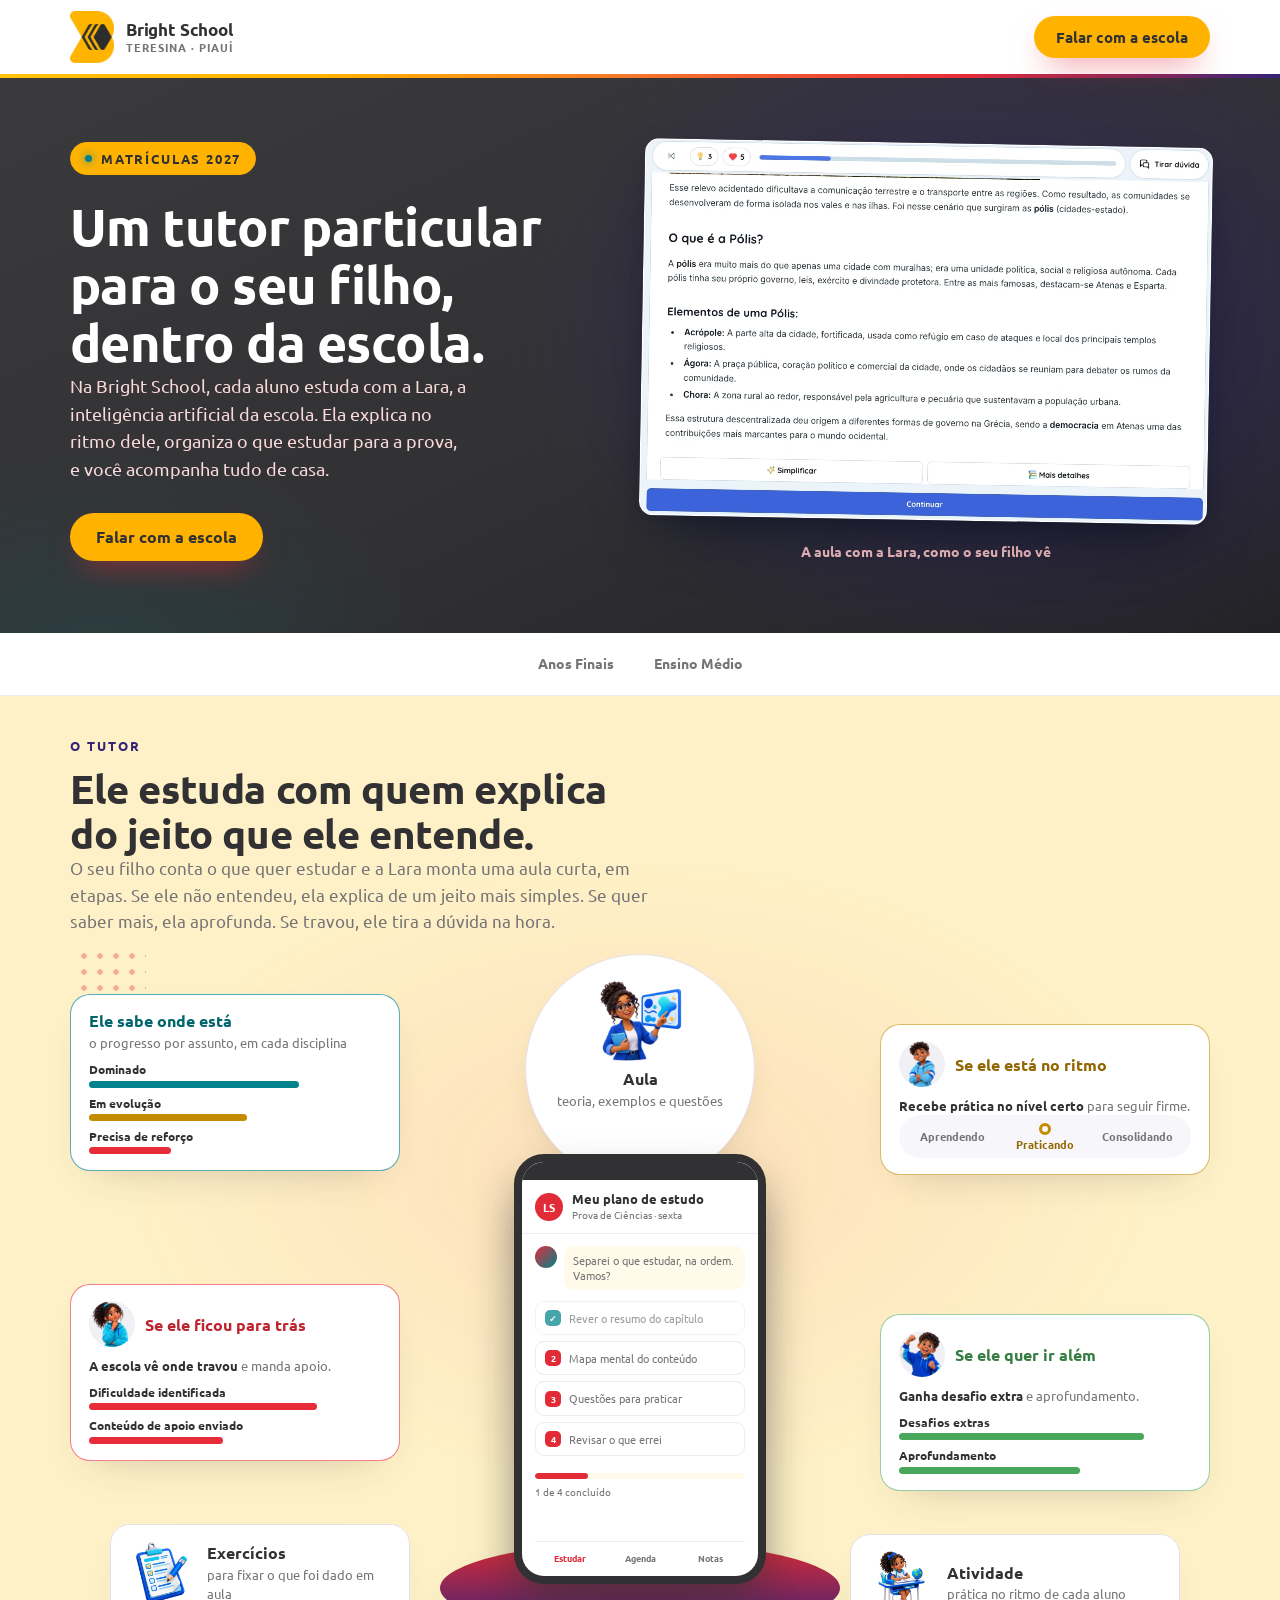
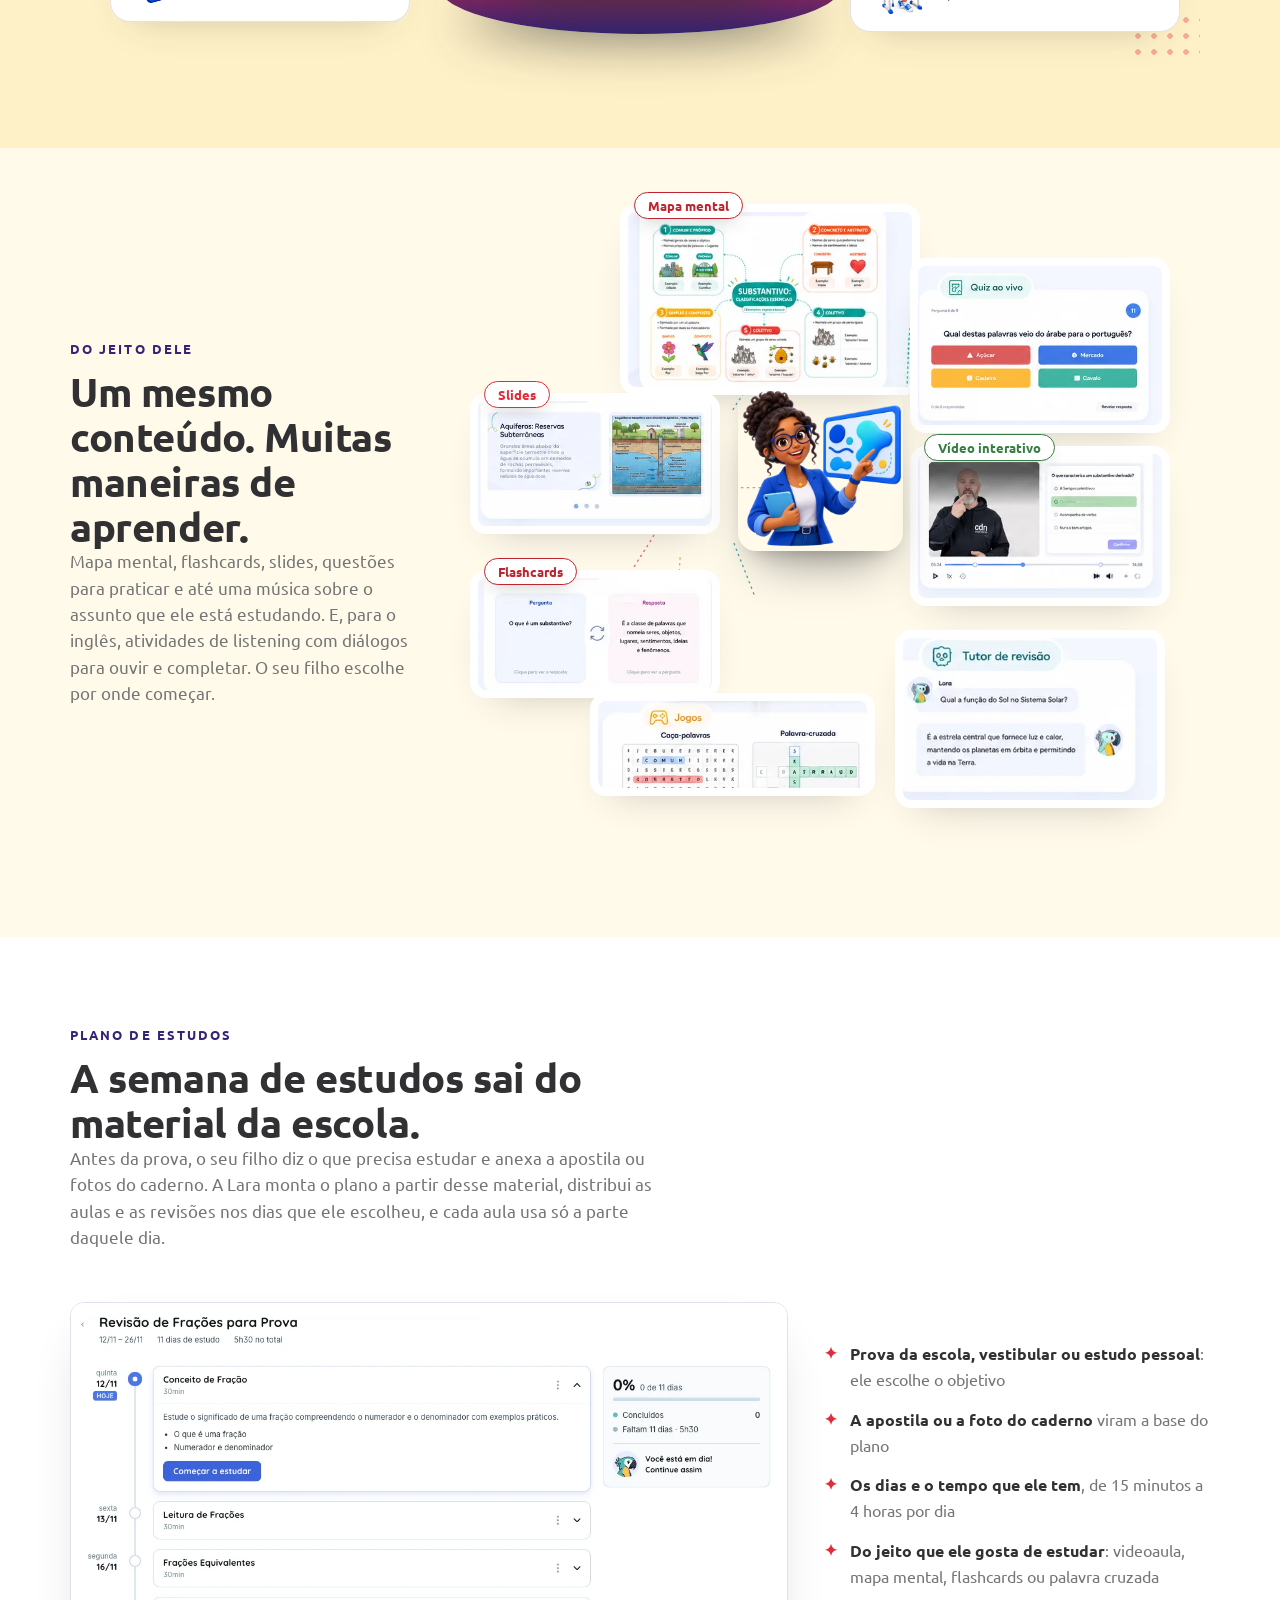
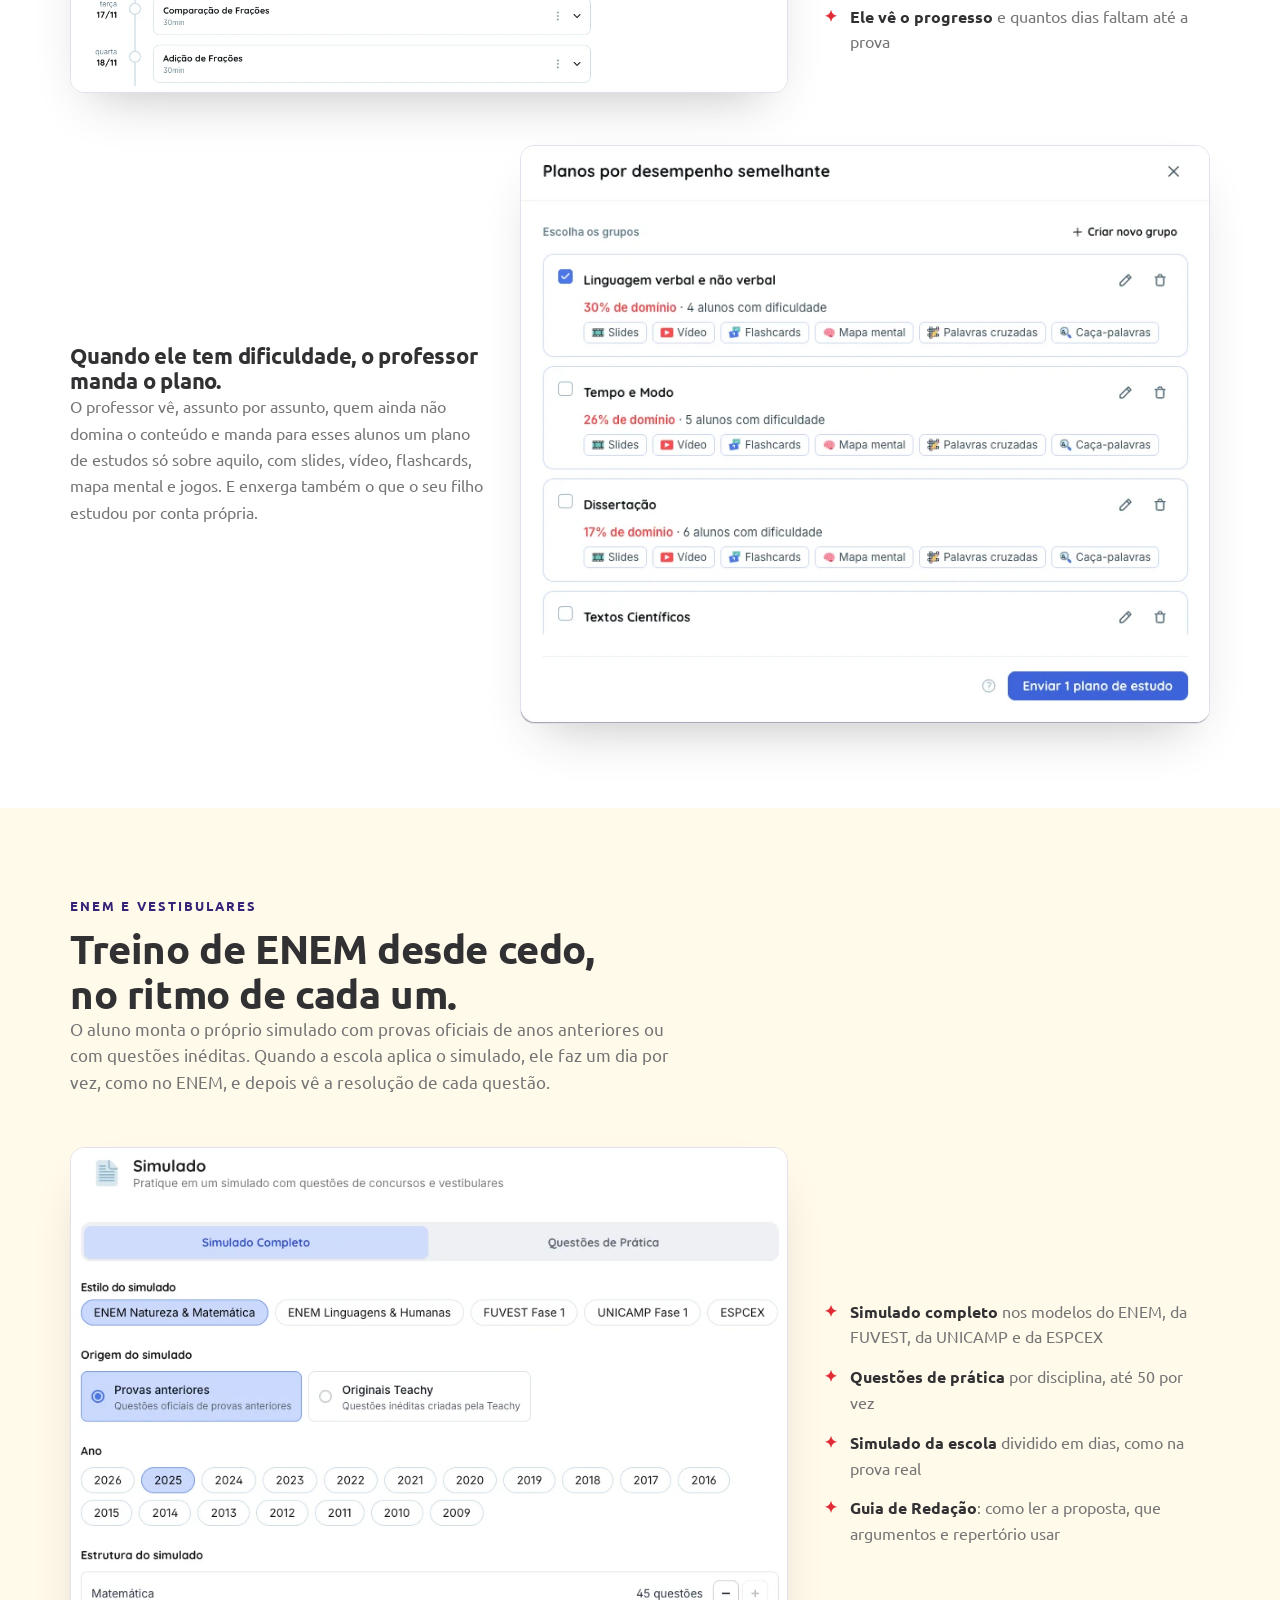
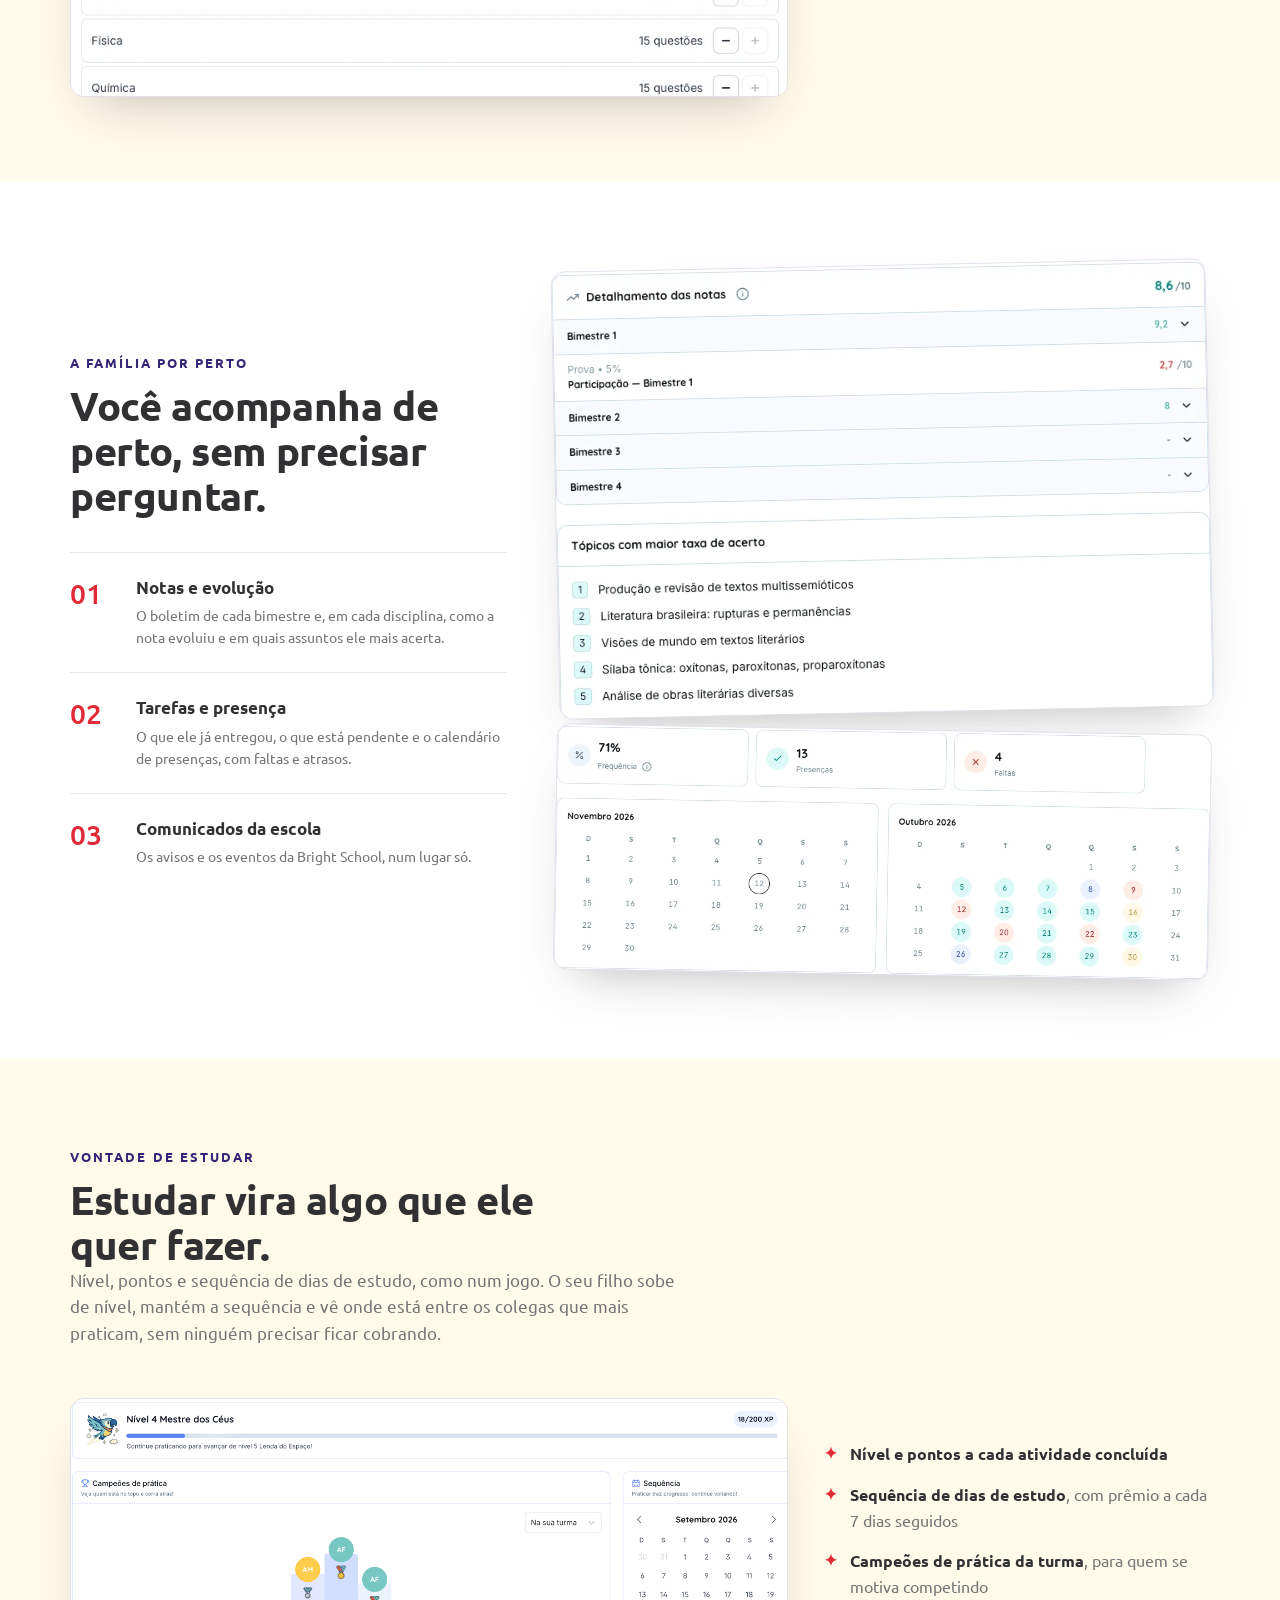
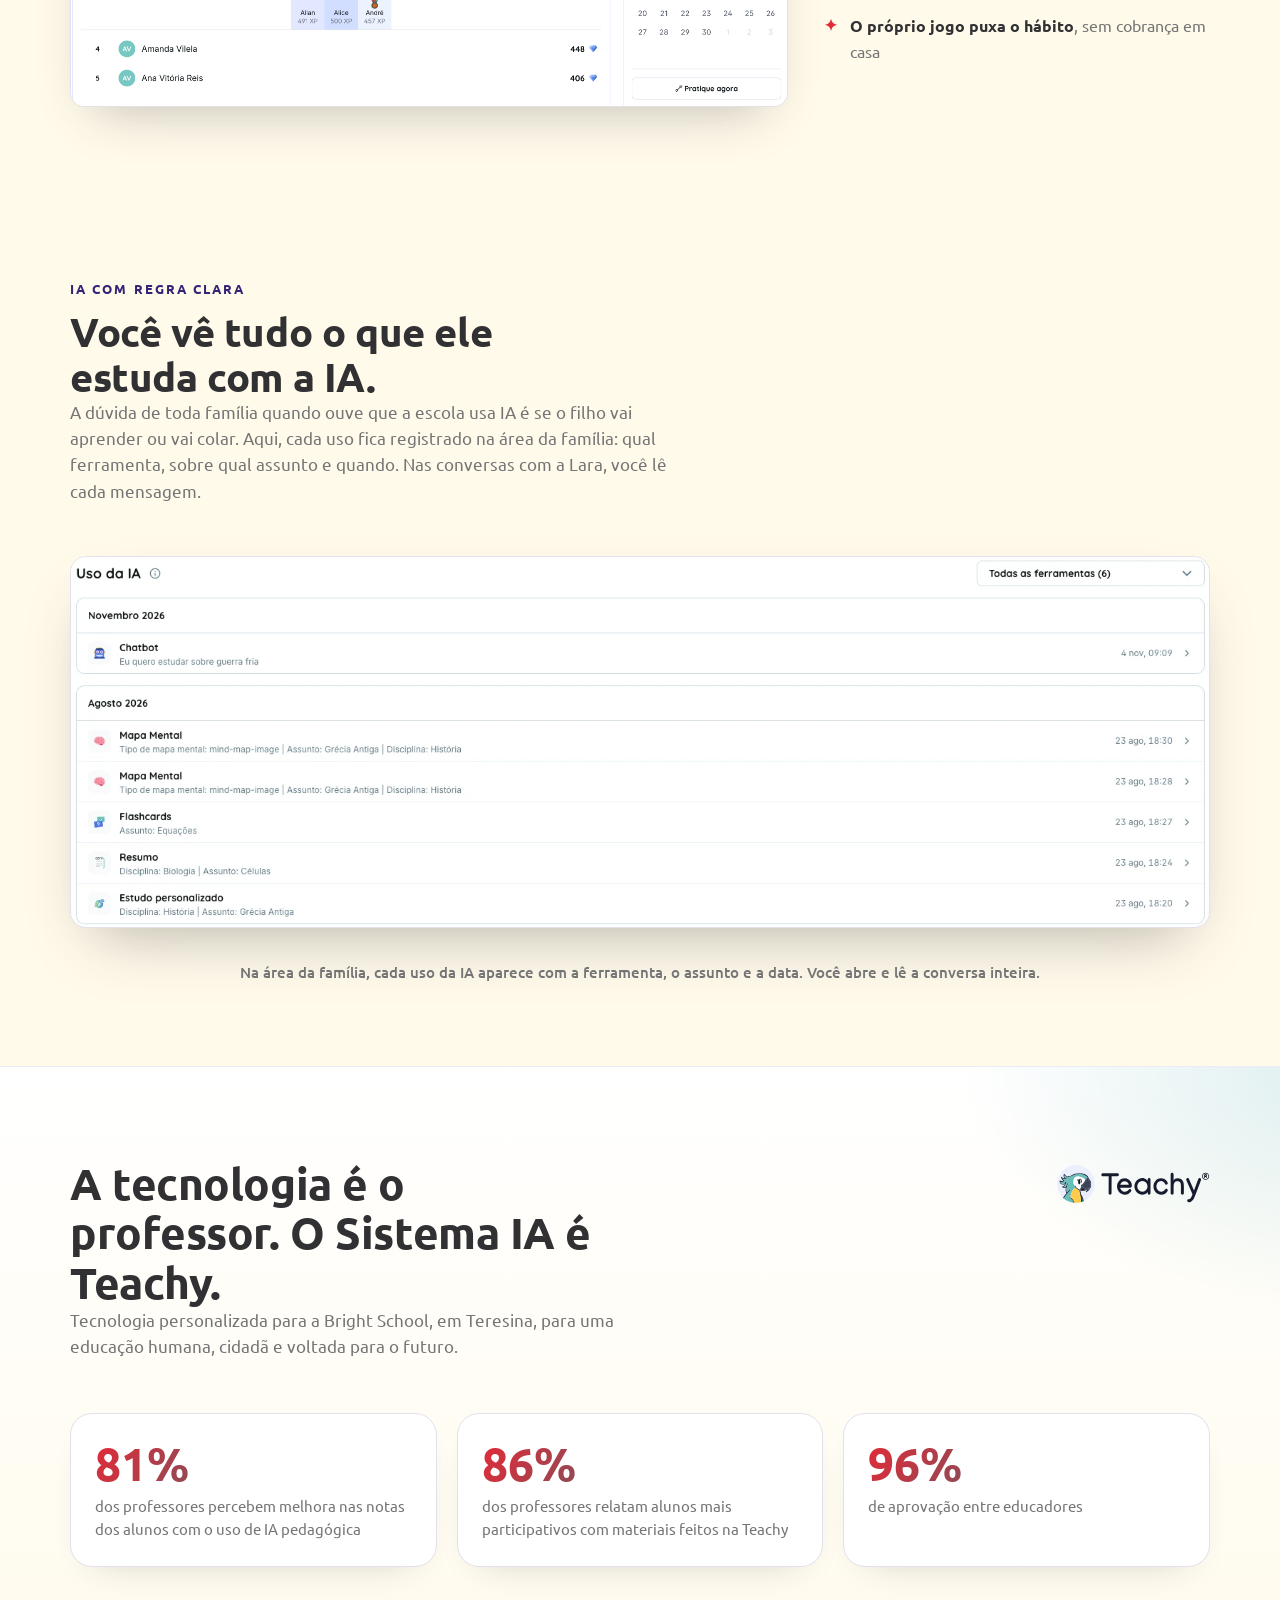
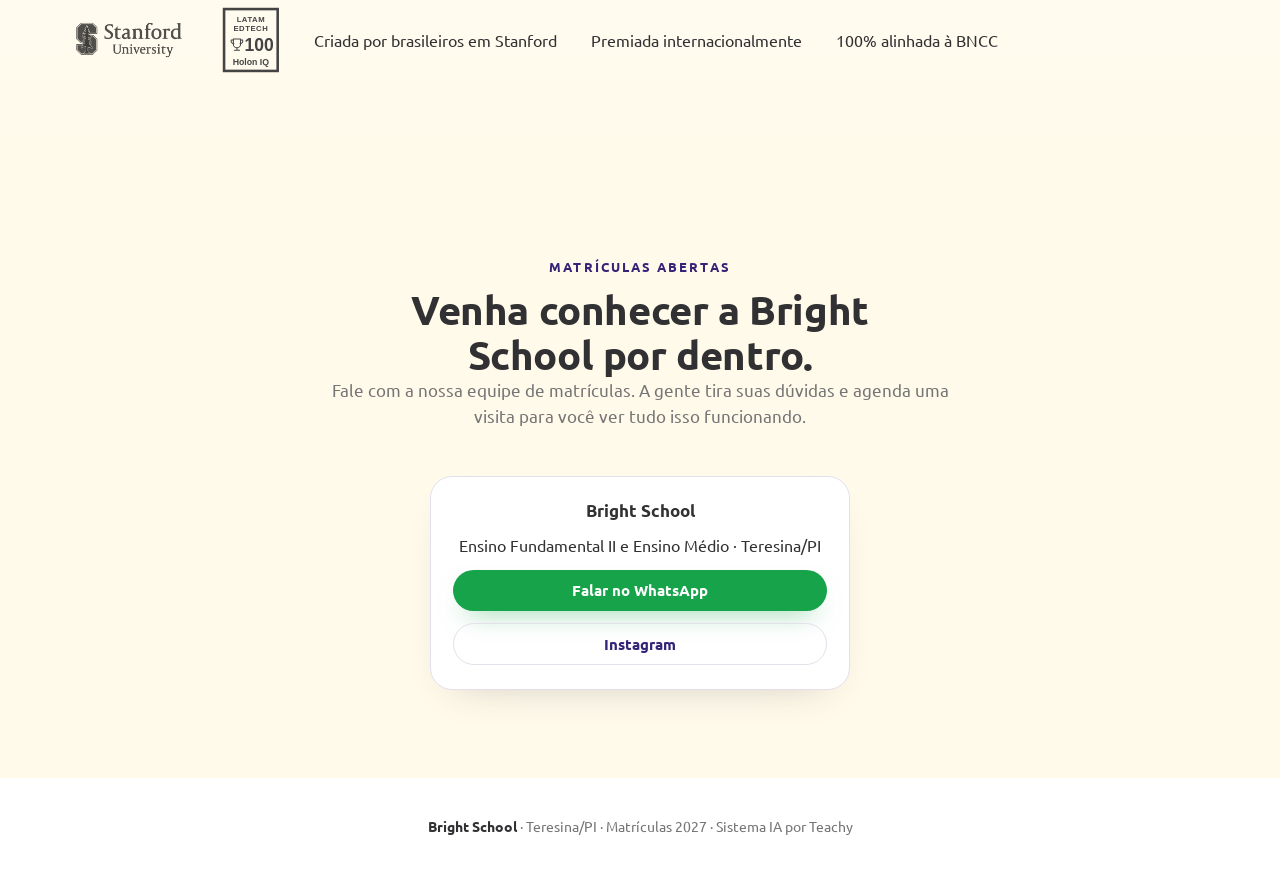
<file: brightschool-sem-inclusao/index.html>
<!doctype html>
<html lang="pt-BR">
<head>
<meta charset="utf-8">
<meta name="viewport" content="width=device-width,initial-scale=1">
<title>Bright School · Um tutor para cada aluno</title>
<link rel="preconnect" href="https://fonts.googleapis.com">
<link rel="preconnect" href="https://fonts.gstatic.com" crossorigin>
<link href="https://fonts.googleapis.com/css2?family=Ubuntu:wght@300;400;500;600;700;800&display=swap" rel="stylesheet">
<link rel="stylesheet" href="lp-material.css">
<style>
/* ═══════════════════════════════════════════════════════════════
   Brand kit da Bright School: o B amarelo e grafite da marca, as cores das seções do site
   (roxo, vermelho, verde-azulado, laranja, verde) e a fonte Ubuntu.
   Sobrescreve o template; o resto do lp-material.css fica intacto.
   ═══════════════════════════════════════════════════════════════ */
.lpm{
 --lpm-principal:#342377;
 --lpm-vivo:#e12b37;
 --lpm-navy:#313133;
 --lpm-navy2:#4a4a4b;
 --lpm-gelo:#FFFAEA;
 --lpm-gelo2:#FFF1C7;
 --lpm-destaque:#00828c;
 --lpm-destaque-claro:#add7da;
 --lpm-reforco:#E82C39;
 --lpm-reforco-escuro:#be242f;
 --lpm-ritmo:#c48a00;
 --lpm-ritmo-escuro:#936700;
 --lpm-alem:#48a75a;
 --lpm-alem-escuro:#367d43;
 --lpm-tinta:#313133;
 --lpm-tinta-suave:#757576;
 --lpm-font-display:"Ubuntu",sans-serif;
 --lpm-font-body:"Ubuntu",sans-serif;
}
/* ═══════════════════════════════════════════════════════════════
   Camada Enterprise — só o que não existe no template de material.
   Tudo o mais vem de lp-material.css, sem alteração.
   ═══════════════════════════════════════════════════════════════ */
body{margin:0}

/* barra de topo */
.ent-topo{position:sticky;top:0;z-index:70;background:#fff}
.ent-topo:after{content:"";display:block;height:4px;background:linear-gradient(90deg,#FFC20E,#FFB300,#F5752A,#E82C39,#342377)}
.ent-topo__in{display:flex;align-items:center;gap:12px;padding:11px 0}
.ent-topo__marca{height:52px;display:grid;place-items:center}
.ent-topo__marca img{height:52px;width:auto;display:block}
.ent-topo__nome{font:800 17px/1.15 var(--lpm-font-display);color:var(--lpm-navy);letter-spacing:-.01em}
.ent-topo__nome s{display:block;text-decoration:none;font:600 11px/1.3 var(--lpm-font-body);letter-spacing:.09em;text-transform:uppercase;color:var(--lpm-tinta-suave)}
.ent-topo .lpm-btn{margin-left:auto;height:42px;padding:0 22px;font-size:14.5px;background:var(--lpm-principal);color:#fff;border-radius:999px;font-weight:700}
@media (max-width:560px){
 .ent-topo__marca,.ent-topo__marca img{height:42px}
 .ent-topo__nome{font-size:15px}
 .ent-topo__nome s{display:none}
 .ent-topo .lpm-btn{height:38px;padding:0 15px;font-size:13.5px;white-space:nowrap}
}

/* visual do hero: tela de produto flutuando */
.ent-hero-tela{position:relative;flex-direction:column;width:100%;margin:0}
.lpm .ent-hero-tela figcaption{margin:22px 0 0;font:600 13.5px var(--lpm-font-body);color:var(--lpm-texto-claro-2);text-align:center}
/* as duas telas de insights, empilhadas e levemente inclinadas */
.ent-telas{display:flex;flex-direction:column;gap:18px;width:100%}
.ent-telas img{width:100%;border-radius:14px;border:1px solid rgba(255,255,255,.14);background:#fff;box-shadow:0 30px 64px -26px rgba(3,12,28,.62),0 10px 24px -14px rgba(3,12,28,.45)}
.ent-telas img:first-child{transform:rotate(-1.2deg)}
.ent-telas img:last-child{transform:rotate(1deg)}
/* hero: coluna da direita mais larga, pra os insights ficarem legíveis */
@media(min-width:1024px){
 .lpm-hero__in{grid-template-columns:minmax(0,1fr) minmax(0,568px);gap:44px}
 .lpm-hero__conteudo{max-width:520px}
}
/* família: as telas de insight do responsável */
.ent-telas-familia{display:flex;flex-direction:column;gap:20px;margin-top:8px}
.ent-telas-familia img{width:100%;border-radius:14px;border:1px solid var(--lpm-borda);background:#fff;box-shadow:0 24px 50px -24px color-mix(in srgb,var(--lpm-navy) 35%,transparent)}
.ent-telas-familia img:first-child{transform:rotate(-.8deg)}
.ent-telas-familia img:last-child{transform:rotate(.7deg)}
/* tela em largura cheia */
.ent-tela-larga{margin-top:52px}
.ent-tela-larga img{width:100%;border-radius:16px;border:1px solid var(--lpm-borda);background:#fff;box-shadow:0 28px 60px -26px color-mix(in srgb,var(--lpm-navy) 38%,transparent)}
.lpm .ent-legenda{margin:34px 0 0;text-align:center;font:500 14.5px var(--lpm-font-body);color:var(--lpm-tinta-suave)}
/* gamificação */
.ent-gami{display:grid;gap:26px;margin-top:52px}
@media(min-width:1024px){.ent-gami{grid-template-columns:minmax(0,1.3fr) minmax(0,.7fr);align-items:center;gap:36px}}
.ent-gami img{width:100%;border-radius:14px;border:1px solid var(--lpm-borda);background:#fff;box-shadow:0 24px 50px -24px color-mix(in srgb,var(--lpm-navy) 32%,transparent)}
.ent-gami ul{margin:0;padding:0;list-style:none;display:flex;flex-direction:column;gap:15px}
.ent-gami li{position:relative;padding-left:26px;font:400 15.5px/1.6 var(--lpm-font-body);color:var(--lpm-tinta-suave)}
.ent-gami li:before{content:"\2726";position:absolute;left:0;top:0;color:var(--lpm-vivo);font-weight:700}
.ent-gami li b{color:var(--lpm-navy);font-weight:600}

/* centro da órbita: o espaço do aluno num celular, apoiado no pedestal */
.lpm-arte__livro.ent-fone{width:min(252px,66vw);height:430px;display:flex;flex-direction:column;background:#fff;border:8px solid var(--lpm-navy);border-radius:30px;overflow:hidden;box-shadow:0 26px 50px -22px color-mix(in srgb,var(--lpm-navy) 55%,transparent);text-align:left}
.ent-fone__topo{height:18px;background:var(--lpm-navy)}
.ent-fone__cab{display:flex;align-items:center;gap:9px;padding:11px 13px 10px;border-bottom:1px solid var(--lpm-borda-suave)}
.ent-fone__av{width:28px;height:28px;border-radius:50%;background:var(--lpm-vivo);color:#fff;display:grid;place-items:center;font:700 11px var(--lpm-font-display);flex:none}
.ent-fone__cab b{display:block;font:700 12.5px var(--lpm-font-display);color:var(--lpm-navy);line-height:1.25}
.ent-fone__cab s{display:block;text-decoration:none;font-size:10px;color:var(--lpm-tinta-suave)}
.ent-fone__corpo{padding:12px 13px 0;flex:1;display:flex;flex-direction:column}
.ent-fone__lara{display:flex;gap:7px;align-items:flex-start;margin-bottom:11px}
.ent-fone__lara:before{content:"";width:22px;height:22px;border-radius:50%;background:linear-gradient(135deg,var(--lpm-vivo),var(--lpm-destaque));flex:none}
.ent-fone__bolha{font-size:10.5px;line-height:1.45;background:var(--lpm-gelo);border-radius:10px;padding:7px 9px;color:var(--lpm-tinta-suave)}
.ent-fone__item{display:flex;align-items:center;gap:8px;font-size:10.5px;color:var(--lpm-tinta-suave);border:1px solid var(--lpm-borda-suave);border-radius:9px;padding:8px 9px;margin-bottom:6px}
.ent-fone__item i{width:16px;height:16px;border-radius:5px;background:var(--lpm-vivo);color:#fff;display:grid;place-items:center;font:700 8.5px var(--lpm-font-display);font-style:normal;flex:none}
.ent-fone__item.feito{color:var(--lpm-tinta-suave);opacity:.72}
.ent-fone__item.feito i{background:var(--lpm-destaque)}
.ent-fone__barra{height:6px;border-radius:99px;background:var(--lpm-gelo);margin-top:11px;overflow:hidden}
.ent-fone__barra s{display:block;width:25%;height:100%;border-radius:99px;background:var(--lpm-vivo)}
.ent-fone__nota{font-size:9.5px;color:var(--lpm-tinta-suave);margin-top:6px}
.ent-fone__nav{margin-top:auto;display:flex;border-top:1px solid var(--lpm-borda-suave);padding:9px 0 11px}
.ent-fone__nav i{flex:1;text-align:center;font:600 8.5px var(--lpm-font-body);font-style:normal;color:var(--lpm-tinta-suave)}
.ent-fone__nav i.on{color:var(--lpm-vivo);font-weight:700}

/* centro do leque: a aula como origem dos formatos */
.lpm-f2--livro.ent-aula img{aspect-ratio:1;border-radius:18px;transform:none;width:min(190px,50vw)}

/* seções próprias do Enterprise */
.ent-duo{display:grid;gap:20px;margin-top:34px}
@media(min-width:900px){.ent-duo{grid-template-columns:1fr 1fr;gap:26px}}
.ent-card{background:#fff;border:1px solid var(--lpm-borda);border-radius:18px;padding:22px 24px;box-shadow:0 16px 40px -26px color-mix(in srgb,var(--lpm-navy) 30%,transparent)}
.ent-card__t{font:700 17px var(--lpm-font-display);color:var(--lpm-navy)}
.lpm .ent-card__s{font-size:13px;color:var(--lpm-tinta-suave);margin-top:3px}
.ent-passos{margin-top:16px;display:flex;flex-direction:column;gap:8px}
.ent-passo{display:flex;align-items:center;gap:10px;font-size:14px;color:var(--lpm-tinta-suave);background:var(--lpm-gelo);border-radius:10px;padding:11px 13px}
.ent-passo b{width:20px;height:20px;border-radius:6px;background:var(--lpm-vivo);color:#fff;display:grid;place-items:center;font:700 11px var(--lpm-font-display);flex:none}
.ent-passo.ok b{background:var(--lpm-destaque)}
.ent-alerta{margin-top:16px;display:flex;gap:11px;align-items:flex-start;background:color-mix(in srgb,var(--lpm-ritmo) 12%,#fff);border:1px solid color-mix(in srgb,var(--lpm-ritmo) 32%,#fff);border-radius:12px;padding:13px 15px}
.ent-alerta span{font-size:13px;line-height:1.55;color:var(--lpm-ritmo-escuro);font-weight:500}
.ent-tabela{width:100%;border-collapse:collapse;margin-top:14px;font-size:13.5px}
.ent-tabela th{text-align:left;font:600 10.5px var(--lpm-font-body);letter-spacing:.08em;text-transform:uppercase;color:var(--lpm-tinta-suave);padding:0 10px 9px 0;border-bottom:1px solid var(--lpm-borda)}
.ent-tabela td{padding:10px 10px 10px 0;border-bottom:1px solid var(--lpm-borda-suave);color:var(--lpm-tinta-suave)}
.ent-tabela td b{color:var(--lpm-navy);font-weight:600}
.ent-remate{margin-top:16px;font:600 15.5px var(--lpm-font-body);color:var(--lpm-navy);display:flex;gap:10px}
.ent-remate:before{content:"→";color:var(--lpm-vivo);font-weight:700}
.ent-rodape{padding:38px 0;text-align:center;font-size:13.5px;color:var(--lpm-tinta-suave)}
.ent-rodape b{color:var(--lpm-navy)}
/* selos: cada um no seu tamanho ótico */
.lpm-teachy__provas .ent-selo-stanford{height:44px}
.lpm-teachy__provas .lpm-selo-holoniq{height:66px;width:auto}

/* CTA com uma única unidade: card centrado */
.lpm-matricula__grid[data-quantidade="1"] .lpm-unidade{align-items:center;text-align:center}
.lpm-matricula__grid[data-quantidade="1"] .lpm-unidade .lpm-btn{width:100%;justify-content:center}

/* identidade Bright School: botões amarelos com texto grafite, como no site */
.lpm-btn--solido,.ent-topo .lpm-btn{background:#FFB300;color:#313133;font-weight:700}
.lpm-btn--solido:hover,.ent-topo .lpm-btn:hover{background:#FFC20E}
.lpm-hero{background:linear-gradient(155deg,#3A3A3D 0%,#313133 55%,#232325 100%)}
.lpm-hero .lpm-eyebrow{background:#FFB300;color:#313133;border-color:#FFB300;font-weight:700}
.lpm-footer{background:#313133}

/* telas da família maiores: são prints largos e o texto precisa ser lido */
@media(min-width:1024px){.lpm-familia2{grid-template-columns:minmax(0,.8fr) minmax(0,1.2fr);gap:48px}}
.ent-gami__t{font:600 22px/1.3 var(--lpm-font-display);color:var(--lpm-navy);margin:0 0 12px}.ent-gami__p{font:400 16px/1.65 var(--lpm-font-body);color:var(--lpm-tinta-suave);margin:0}@media(min-width:1024px){.ent-gami--inv{grid-template-columns:minmax(0,.75fr) minmax(0,1.25fr)}}@media(min-width:1024px){.lpm-f2--jogos{top:505px}}
</style>
</head>
<body>
<div class="lpm lpm--preview">

<div class="ent-topo"><div class="lpm-wrap ent-topo__in">
 <div class="ent-topo__marca"><img src="img/escola-logo.webp" alt="Bright School"></div>
 <span class="ent-topo__nome">Bright School<s>Teresina · Piauí</s></span>
 <a class="lpm-btn lpm-btn--solido" href="#matricula">Falar com a escola</a>
</div></div>

<!-- ═══ HERO ═══ -->
<section class="lpm-hero">
 <div class="lpm-hero__brilho" aria-hidden="true"></div>
 <div class="lpm-wrap lpm-hero__in">
  <div class="lpm-hero__conteudo">
   <span class="lpm-eyebrow">Matrículas 2027</span>
   <h1 class="lpm-hero__title">Um tutor particular para o seu filho, dentro da escola.</h1>
   <p class="lpm-hero__sub">Na Bright School, cada aluno estuda com a Lara, a inteligência artificial da escola. Ela explica no ritmo dele, organiza o que estudar para a prova, e você acompanha tudo de casa.</p>
   <div class="lpm-hero__ctas">
    <a class="lpm-btn lpm-btn--solido" href="#matricula">Falar com a escola</a>
   </div>
  </div>
  <figure class="lpm-hero__capas ent-hero-tela">
   <div class="ent-telas">
    <img src="img/tela/aula-lara.webp" alt="Aula com a Lara, com os botões Simplificar, Mais detalhes e Tirar dúvida" loading="eager">
   </div>
   <figcaption>A aula com a Lara, como o seu filho vê</figcaption>
  </figure>
 </div>
</section>

<div class="lpm-logos"><div class="lpm-wrap lpm-logos__in">
 <span class="lpm-logos__pill"><span>Anos Finais</span></span>
 <span class="lpm-logos__pill"><span>Ensino Médio</span></span>
</div></div>

<!-- ═══ ÓRBITA · o ciclo da aula ═══ -->
<section class="lpm-secao lpm-secao--justa lpm-secao--arte">
 <div class="lpm-wrap">
  <div class="lpm-reveal">
   <span class="lpm-kicker">O tutor</span>
   <h2>Ele estuda com quem explica do jeito que ele entende.</h2>
   <p class="lpm-secao__lead">O seu filho conta o que quer estudar e a Lara monta uma aula curta, em etapas. Se ele não entendeu, ela explica de um jeito mais simples. Se quer saber mais, ela aprofunda. Se travou, ele tira a dúvida na hora.</p>
  </div>

  <div class="lpm-arte lpm-reveal">
   <svg class="lpm-arte__fios" viewBox="0 0 700 700" aria-hidden="true">
    <path d="M 250 150 C 268 160 275 170 282 182" style="stroke:var(--lpm-reforco)"/>
    <path d="M 440 130 C 420 150 410 165 398 185" style="stroke:var(--lpm-destaque)"/>
    <path d="M 248 262 C 258 262 266 262 278 262" style="stroke:var(--lpm-vivo)"/>
    <path d="M 442 300 C 430 300 420 300 408 300" style="stroke:var(--lpm-alem)"/>
    <path d="M 250 420 C 262 400 270 390 280 372" style="stroke:var(--lpm-reforco)"/>
    <path d="M 432 462 C 420 430 412 412 400 380" style="stroke:var(--lpm-destaque)"/>
    <path d="M 300 560 C 310 520 315 500 320 400" style="stroke:var(--lpm-ritmo)"/>
   </svg>
   <div class="lpm-arte__dots lpm-arte__dots--tl" aria-hidden="true"></div>
   <div class="lpm-arte__dots lpm-arte__dots--br" aria-hidden="true"></div>

   <div class="lpm-arte__palco" aria-hidden="true"></div>

   <div class="lpm-arte__livro ent-fone" role="img" aria-label="O espaço do aluno na plataforma, com o plano de estudo montado pela Lara">
    <div class="ent-fone__topo"></div>
    <div class="ent-fone__cab">
     <span class="ent-fone__av">LS</span>
     <span><b>Meu plano de estudo</b><s>Prova de Ciências · sexta</s></span>
    </div>
    <div class="ent-fone__corpo">
     <div class="ent-fone__lara"><span class="ent-fone__bolha">Separei o que estudar, na ordem. Vamos?</span></div>
     <div class="ent-fone__item feito"><i>✓</i>Rever o resumo do capítulo</div>
     <div class="ent-fone__item"><i>2</i>Mapa mental do conteúdo</div>
     <div class="ent-fone__item"><i>3</i>Questões para praticar</div>
     <div class="ent-fone__item"><i>4</i>Revisar o que errei</div>
     <div class="ent-fone__barra"><s></s></div>
     <div class="ent-fone__nota">1 de 4 concluído</div>
     <div class="ent-fone__nav"><i class="on">Estudar</i><i>Agenda</i><i>Notas</i></div>
    </div>
   </div>

   <div class="lpm-arte__card lpm-arte__card--insights">
    <div class="lpm-arte__titulo lpm-arte__titulo--insights">Ele sabe onde está</div>
    <div class="lpm-arte__sub">o progresso por assunto, em cada disciplina</div>
    <div class="lpm-arte__linhas">
     <div class="lpm-arte__aluno"><span>Dominado</span><i style="width:72%;background:var(--lpm-destaque)"></i></div>
     <div class="lpm-arte__aluno"><span>Em evolução</span><i style="width:54%;background:var(--lpm-ritmo)"></i></div>
     <div class="lpm-arte__aluno"><span>Precisa de reforço</span><i style="width:28%;background:var(--lpm-reforco)"></i></div>
    </div>
    </div>

   <div class="lpm-arte__card lpm-arte__card--aula">
    <img src="img/ilustra/professora-aula.webp" alt="" loading="lazy">
    <div class="lpm-arte__titulo">Aula</div>
    <div class="lpm-arte__sub">teoria, exemplos e questões</div>
    </div>

   <div class="lpm-arte__card lpm-arte__card--ritmo">
    <div class="lpm-arte__cabeca">
     <img src="img/ilustra/aluno-ritmo.webp" alt="" loading="lazy">
     <div class="lpm-arte__titulo lpm-arte__titulo--ritmo">Se ele está no ritmo</div>
    </div>
    <p class="lpm-arte__proposta"><strong>Recebe prática no nível certo</strong> para seguir firme.</p>
    <div class="lpm-arte__stepper"><span>Aprendendo</span><span class="ativo">Praticando</span><span>Consolidando</span></div>
    </div>

   <div class="lpm-arte__card lpm-arte__card--reforco">
    <div class="lpm-arte__cabeca">
     <img src="img/ilustra/aluna-reforco.webp" alt="" loading="lazy">
     <div class="lpm-arte__titulo lpm-arte__titulo--reforco">Se ele ficou para trás</div>
    </div>
    <p class="lpm-arte__proposta"><strong>A escola vê onde travou</strong> e manda apoio.</p>
    <div class="lpm-arte__linhas">
     <div class="lpm-arte__aluno"><span>Dificuldade identificada</span><i style="width:78%;background:var(--lpm-reforco)"></i></div>
     <div class="lpm-arte__aluno"><span>Conteúdo de apoio enviado</span><i style="width:46%;background:var(--lpm-reforco)"></i></div>
    </div>
    </div>

   <div class="lpm-arte__card lpm-arte__card--alem">
    <div class="lpm-arte__cabeca">
     <img src="img/ilustra/aluno-alem.webp" alt="" loading="lazy">
     <div class="lpm-arte__titulo lpm-arte__titulo--alem">Se ele quer ir além</div>
    </div>
    <p class="lpm-arte__proposta"><strong>Ganha desafio extra</strong> e aprofundamento.</p>
    <div class="lpm-arte__linhas">
     <div class="lpm-arte__aluno"><span>Desafios extras</span><i style="width:84%;background:var(--lpm-alem)"></i></div>
     <div class="lpm-arte__aluno"><span>Aprofundamento</span><i style="width:62%;background:var(--lpm-alem)"></i></div>
    </div>
    </div>

   <div class="lpm-arte__card lpm-arte__card--exercicios">
    <img src="img/ilustra/exercicios.webp" alt="" loading="lazy">
    <div><div class="lpm-arte__titulo">Exercícios</div>
    <div class="lpm-arte__sub">para fixar o que foi dado em aula</div></div>
   </div>

   <div class="lpm-arte__card lpm-arte__card--atividade">
    <img src="img/ilustra/aluna-atividade.webp" alt="" loading="lazy">
    <div><div class="lpm-arte__titulo">Atividade</div>
    <div class="lpm-arte__sub">prática no ritmo de cada aluno</div></div>
   </div>
  </div>
 </div>
</section>

<!-- ═══ LEQUE · formatos de estudo ═══ -->
<section class="lpm-secao lpm-secao--gelo lpm-secao--formatos">
 <div class="lpm-wrap lpm-formatos-col">
  <div class="lpm-reveal">
   <span class="lpm-kicker">Do jeito dele</span>
   <h2>Um mesmo conteúdo. Muitas maneiras de aprender.</h2>
   <p class="lpm-secao__lead">Mapa mental, flashcards, slides, questões para praticar e até uma música sobre o assunto que ele está estudando. E, para o inglês, atividades de listening com diálogos para ouvir e completar. O seu filho escolhe por onde começar.</p>
  </div>

  <div class="lpm-formatos2 lpm-reveal" style="--d:0.1s">
   <svg class="lpm-formatos2__fios" viewBox="0 0 700 700" aria-hidden="true">
    <path d="M 250 150 C 268 160 275 170 282 182" style="stroke:var(--lpm-reforco)"/>
    <path d="M 440 130 C 420 150 410 165 398 185" style="stroke:var(--lpm-destaque)"/>
    <path d="M 248 262 C 258 262 266 262 278 262" style="stroke:var(--lpm-vivo)"/>
    <path d="M 442 300 C 430 300 420 300 408 300" style="stroke:var(--lpm-alem)"/>
    <path d="M 250 420 C 262 400 270 390 280 372" style="stroke:var(--lpm-reforco)"/>
    <path d="M 432 462 C 420 430 412 412 400 380" style="stroke:var(--lpm-destaque)"/>
    <path d="M 300 560 C 310 520 315 500 320 400" style="stroke:var(--lpm-ritmo)"/>
   </svg>

   <div class="lpm-f2 lpm-f2--livro ent-aula">
    <img src="img/ilustra/professora-aula.webp" alt="Professora em aula na Bright School" loading="lazy">
   </div>

   <div class="lpm-f2 lpm-f2--mapa">
    <span class="lpm-f2__chip lpm-f2__chip--reforco">Mapa mental</span>
    <img src="img/formatos/mapa-mental.webp" alt="Mapa mental de classificações do substantivo" loading="lazy">
   </div>
   <div class="lpm-f2 lpm-f2--quiz">
    <img src="img/formatos/quiz-vivo.webp" alt="Quiz ao vivo com pergunta e alternativas coloridas" loading="lazy">
   </div>
   <div class="lpm-f2 lpm-f2--video">
    <span class="lpm-f2__chip lpm-f2__chip--alem">Vídeo interativo</span>
    <img src="img/formatos/video-interativo.webp" alt="Vídeo interativo com quiz durante a aula" loading="lazy">
   </div>
   <div class="lpm-f2 lpm-f2--slides">
    <span class="lpm-f2__chip lpm-f2__chip--vivo">Slides</span>
    <img src="img/formatos/slides.webp" alt="Slides sobre aquíferos e reservas subterrâneas" loading="lazy">
   </div>
   <div class="lpm-f2 lpm-f2--flash">
    <span class="lpm-f2__chip lpm-f2__chip--reforco">Flashcards</span>
    <img src="img/formatos/flashcards.webp" alt="Flashcards de pergunta e resposta" loading="lazy">
   </div>
   <div class="lpm-f2 lpm-f2--jogos">
    <img src="img/formatos/jogos.webp" alt="Jogos de caça-palavras e palavra-cruzada" loading="lazy">
   </div>
   <div class="lpm-f2 lpm-f2--tutor">
    <img src="img/formatos/tutor.webp" alt="Tutor de revisão em formato de chat com a Lara" loading="lazy">
   </div>
  </div>
 </div>
</section>

<!-- ═══ PLANO DE ESTUDOS ═══ -->
<section class="lpm-secao">
 <div class="lpm-wrap">
  <div class="lpm-reveal">
   <span class="lpm-kicker">Plano de estudos</span>
   <h2>A semana de estudos sai do material da escola.</h2>
   <p class="lpm-secao__lead">Antes da prova, o seu filho diz o que precisa estudar e anexa a apostila ou fotos do caderno. A Lara monta o plano a partir desse material, distribui as aulas e as revisões nos dias que ele escolheu, e cada aula usa só a parte daquele dia.</p>
  </div>
  <div class="ent-gami lpm-reveal" style="--d:0.1s">
   <img src="img/tela/plano-pronto.webp" alt="Plano de estudos pronto: uma aula de 30 minutos por dia, seguindo os capítulos da apostila de frações" loading="lazy">
   <ul>
    <li><b>Prova da escola, vestibular ou estudo pessoal</b>: ele escolhe o objetivo</li>
    <li><b>A apostila ou a foto do caderno</b> viram a base do plano</li>
    <li><b>Os dias e o tempo que ele tem</b>, de 15 minutos a 4 horas por dia</li>
    <li><b>Do jeito que ele gosta de estudar</b>: videoaula, mapa mental, flashcards ou palavra cruzada</li>
    <li><b>Ele vê o progresso</b> e quantos dias faltam até a prova</li>
   </ul>
  </div>
  <div class="ent-gami ent-gami--inv lpm-reveal" style="--d:0.15s">
   <div>
    <h3 class="ent-gami__t">Quando ele tem dificuldade, o professor manda o plano.</h3>
    <p class="ent-gami__p">O professor vê, assunto por assunto, quem ainda não domina o conteúdo e manda para esses alunos um plano de estudos só sobre aquilo, com slides, vídeo, flashcards, mapa mental e jogos. E enxerga também o que o seu filho estudou por conta própria.</p>
   </div>
   <img src="img/tela/planos-grupos.webp" alt="Tela do professor: assuntos com o domínio da turma e o envio de plano de estudos para os alunos com dificuldade" loading="lazy">
  </div>
 </div>
</section>

<!-- ═══ ENEM E VESTIBULARES ═══ -->
<section class="lpm-secao lpm-secao--gelo">
 <div class="lpm-wrap">
  <div class="lpm-reveal">
   <span class="lpm-kicker">ENEM e vestibulares</span>
   <h2>Treino de ENEM desde cedo, no ritmo de cada um.</h2>
   <p class="lpm-secao__lead">O aluno monta o próprio simulado com provas oficiais de anos anteriores ou com questões inéditas. Quando a escola aplica o simulado, ele faz um dia por vez, como no ENEM, e depois vê a resolução de cada questão.</p>
  </div>
  <div class="ent-gami lpm-reveal" style="--d:0.1s">
   <img src="img/tela/simulado-enem.webp" alt="Montagem do simulado: ENEM, FUVEST, UNICAMP e ESPCEX, com provas oficiais de anos anteriores" loading="lazy">
   <ul>
    <li><b>Simulado completo</b> nos modelos do ENEM, da FUVEST, da UNICAMP e da ESPCEX</li>
    <li><b>Questões de prática</b> por disciplina, até 50 por vez</li>
    <li><b>Simulado da escola</b> dividido em dias, como na prova real</li>
    <li><b>Guia de Redação</b>: como ler a proposta, que argumentos e repertório usar</li>
   </ul>
  </div>
 </div>
</section>

<!-- ═══ FAMÍLIA ═══ -->
<section class="lpm-secao">
 <div class="lpm-wrap lpm-familia2">
  <div>
   <div class="lpm-reveal">
    <span class="lpm-kicker">A família por perto</span>
    <h2>Você acompanha de perto, sem precisar perguntar.</h2>
   </div>
   <div class="lpm-familia__lista lpm-reveal" style="--d:0.1s">
    <div class="lpm-familia__item">
    <span class="lpm-familia__num">01</span>
    <div><strong>Notas e evolução</strong><p>O boletim de cada bimestre e, em cada disciplina, como a nota evoluiu e em quais assuntos ele mais acerta.</p></div>
    </div>
    <div class="lpm-familia__item">
    <span class="lpm-familia__num">02</span>
    <div><strong>Tarefas e presença</strong><p>O que ele já entregou, o que está pendente e o calendário de presenças, com faltas e atrasos.</p></div>
    </div>
    <div class="lpm-familia__item">
    <span class="lpm-familia__num">03</span>
    <div><strong>Comunicados da escola</strong><p>Os avisos e os eventos da Bright School, num lugar só.</p></div>
    </div>
   </div>
  </div>
  <div class="lpm-familia__telas lpm-reveal" style="--d:0.2s">
   <img src="img/tela/familia-insights.webp" alt="Área da família: notas por bimestre, evolução e assuntos com mais acertos" loading="lazy">
   <img src="img/tela/familia-presencas.webp" alt="Área da família: calendário de presenças com faltas e atrasos" loading="lazy">
  </div>
 </div>
</section>

<!-- ═══ GAMIFICAÇÃO ═══ -->
<section class="lpm-secao lpm-secao--gelo">
 <div class="lpm-wrap">
  <div class="lpm-reveal">
   <span class="lpm-kicker">Vontade de estudar</span>
   <h2>Estudar vira algo que ele quer fazer.</h2>
   <p class="lpm-secao__lead">Nível, pontos e sequência de dias de estudo, como num jogo. O seu filho sobe de nível, mantém a sequência e vê onde está entre os colegas que mais praticam, sem ninguém precisar ficar cobrando.</p>
  </div>
  <div class="ent-gami lpm-reveal" style="--d:0.1s">
   <img src="img/tela/gamificacao.png" alt="Nível do aluno, pontos de experiência e ranking de prática da turma" loading="lazy">
   <ul>
    <li><b>Nível e pontos a cada atividade concluída</b></li>
    <li><b>Sequência de dias de estudo</b>, com prêmio a cada 7 dias seguidos</li>
    <li><b>Campeões de prática da turma</b>, para quem se motiva competindo</li>
    <li><b>O próprio jogo puxa o hábito</b>, sem cobrança em casa</li>
   </ul>
  </div>
 </div>
</section>


<!-- ═══ IA COM SEGURANÇA ═══ -->
<section class="lpm-secao lpm-secao--gelo">
 <div class="lpm-wrap">
  <div class="lpm-reveal">
   <span class="lpm-kicker">IA com regra clara</span>
   <h2>Você vê tudo o que ele estuda com a IA.</h2>
   <p class="lpm-secao__lead">A dúvida de toda família quando ouve que a escola usa IA é se o filho vai aprender ou vai colar. Aqui, cada uso fica registrado na área da família: qual ferramenta, sobre qual assunto e quando. Nas conversas com a Lara, você lê cada mensagem.</p>
  </div>
  <div class="ent-tela-larga lpm-reveal" style="--d:0.1s">
   <img src="img/tela/familia-uso-ia.webp" alt="Área da família: cada uso da IA pelo aluno, com ferramenta, assunto e data" loading="lazy">
   <p class="ent-legenda">Na área da família, cada uso da IA aparece com a ferramenta, o assunto e a data. Você abre e lê a conversa inteira.</p>
  </div>
 </div>
</section>

<!-- ═══ TEACHY ═══ -->
<section class="lpm-teachy">
 <div class="lpm-wrap">
  <img class="lpm-teachy__logo" src="img/logos/logo-preto-v2.svg" alt="Teachy" loading="lazy">
  <div class="lpm-reveal">
   <h2>A tecnologia é o professor. O Sistema IA é Teachy.</h2>
   <p class="lpm-secao__lead">Tecnologia personalizada para a Bright School, em Teresina, para uma educação humana, cidadã e voltada para o futuro.</p>
  </div>
  <div class="lpm-teachy__grid lpm-reveal" style="--d:0.1s">
   <div class="lpm-stat"><strong>81%</strong><span>dos professores percebem melhora nas notas dos alunos com o uso de IA pedagógica</span></div>
   <div class="lpm-stat"><strong>86%</strong><span>dos professores relatam alunos mais participativos com materiais feitos na Teachy</span></div>
   <div class="lpm-stat"><strong>96%</strong><span>de aprovação entre educadores</span></div>
  </div>
  <div class="lpm-teachy__provas lpm-reveal" style="--d:0.2s">
   <img class="ent-selo-stanford" src="img/selos/stanford.webp" alt="Stanford University" loading="lazy">
   <svg class="lpm-selo-holoniq" viewBox="0 0 112 128" role="img" aria-label="LATAM EdTech 100 · HolonIQ">
    <rect x="4" y="4" width="104" height="120" fill="none" stroke="currentColor" stroke-width="5"/>
    <text x="56" y="30" text-anchor="middle" fill="currentColor" font-family="Quicksand, sans-serif" font-weight="700" font-size="15" letter-spacing="1">LATAM</text>
    <text x="56" y="47" text-anchor="middle" fill="currentColor" font-family="Quicksand, sans-serif" font-weight="700" font-size="15" letter-spacing="1">EDTECH</text>
    <g fill="none" stroke="currentColor" stroke-width="2" stroke-linecap="round" stroke-linejoin="round">
     <path d="M22 62h14v10a7 7 0 0 1-14 0z"/>
     <path d="M22 64h-4a5 5 0 0 0 5 7m13-7h4a5 5 0 0 1-5 7"/>
     <path d="M29 79v5m-5 0h10"/>
    </g>
    <text x="72" y="85" text-anchor="middle" fill="currentColor" font-family="Quicksand, sans-serif" font-weight="700" font-size="34">100</text>
    <text x="56" y="112" text-anchor="middle" fill="currentColor" font-family="Quicksand, sans-serif" font-weight="700" font-size="17">Holon IQ</text>
   </svg>
   <span>Criada por brasileiros em Stanford</span>
   <span>Premiada internacionalmente</span>
   <span>100% alinhada à BNCC</span>
  </div>
 </div>
</section>

<!-- ═══ MATRÍCULA ═══ -->
<section class="lpm-matricula" id="matricula">
 <div class="lpm-wrap">
  <div class="lpm-reveal lpm-centro">
   <span class="lpm-kicker">Matrículas abertas</span>
   <h2>Venha conhecer a Bright School por dentro.</h2>
   <p class="lpm-secao__lead">Fale com a nossa equipe de matrículas. A gente tira suas dúvidas e agenda uma visita para você ver tudo isso funcionando.</p>
  </div>
  <div class="lpm-matricula__grid lpm-reveal" data-quantidade="1" style="--d:0.1s">
   <div class="lpm-unidade">
    <strong>Bright School</strong>
    <span>Ensino Fundamental II e Ensino Médio · Teresina/PI</span>
    <a class="lpm-btn lpm-btn--zap" href="https://wa.me/5586994084588" target="_blank" rel="noopener">Falar no WhatsApp</a>
    <a class="lpm-btn lpm-btn--insta" href="https://instagram.com/brightschool.br" target="_blank" rel="noopener">Instagram</a>
   </div>
  </div>
 </div>
</section>

<div class="ent-rodape"><div class="lpm-wrap">
 <b>Bright School</b> · Teresina/PI · Matrículas 2027 · Sistema IA por Teachy
</div></div>

</div>
<script>
(() => {
	const alvos = document.querySelectorAll(".lpm-reveal");
	const mostraTudo = () => {
		for (const el of alvos) el.classList.add("is-in");
	};
	// failsafe: nada de conteudo invisivel se o observer nao disparar
	setTimeout(mostraTudo, 1200);
	if (!("IntersectionObserver" in window)) {
		mostraTudo();
		return;
	}
	const io = new IntersectionObserver(
		(entradas) => {
			for (const e of entradas) {
				if (e.isIntersecting) {
					e.target.classList.add("is-in");
					io.unobserve(e.target);
				}
			}
		},
		{ rootMargin: "0px 0px -12% 0px", threshold: 0.06 },
	);
	for (const el of alvos) io.observe(el);
})();
</script>
</body>
</html>
</file>
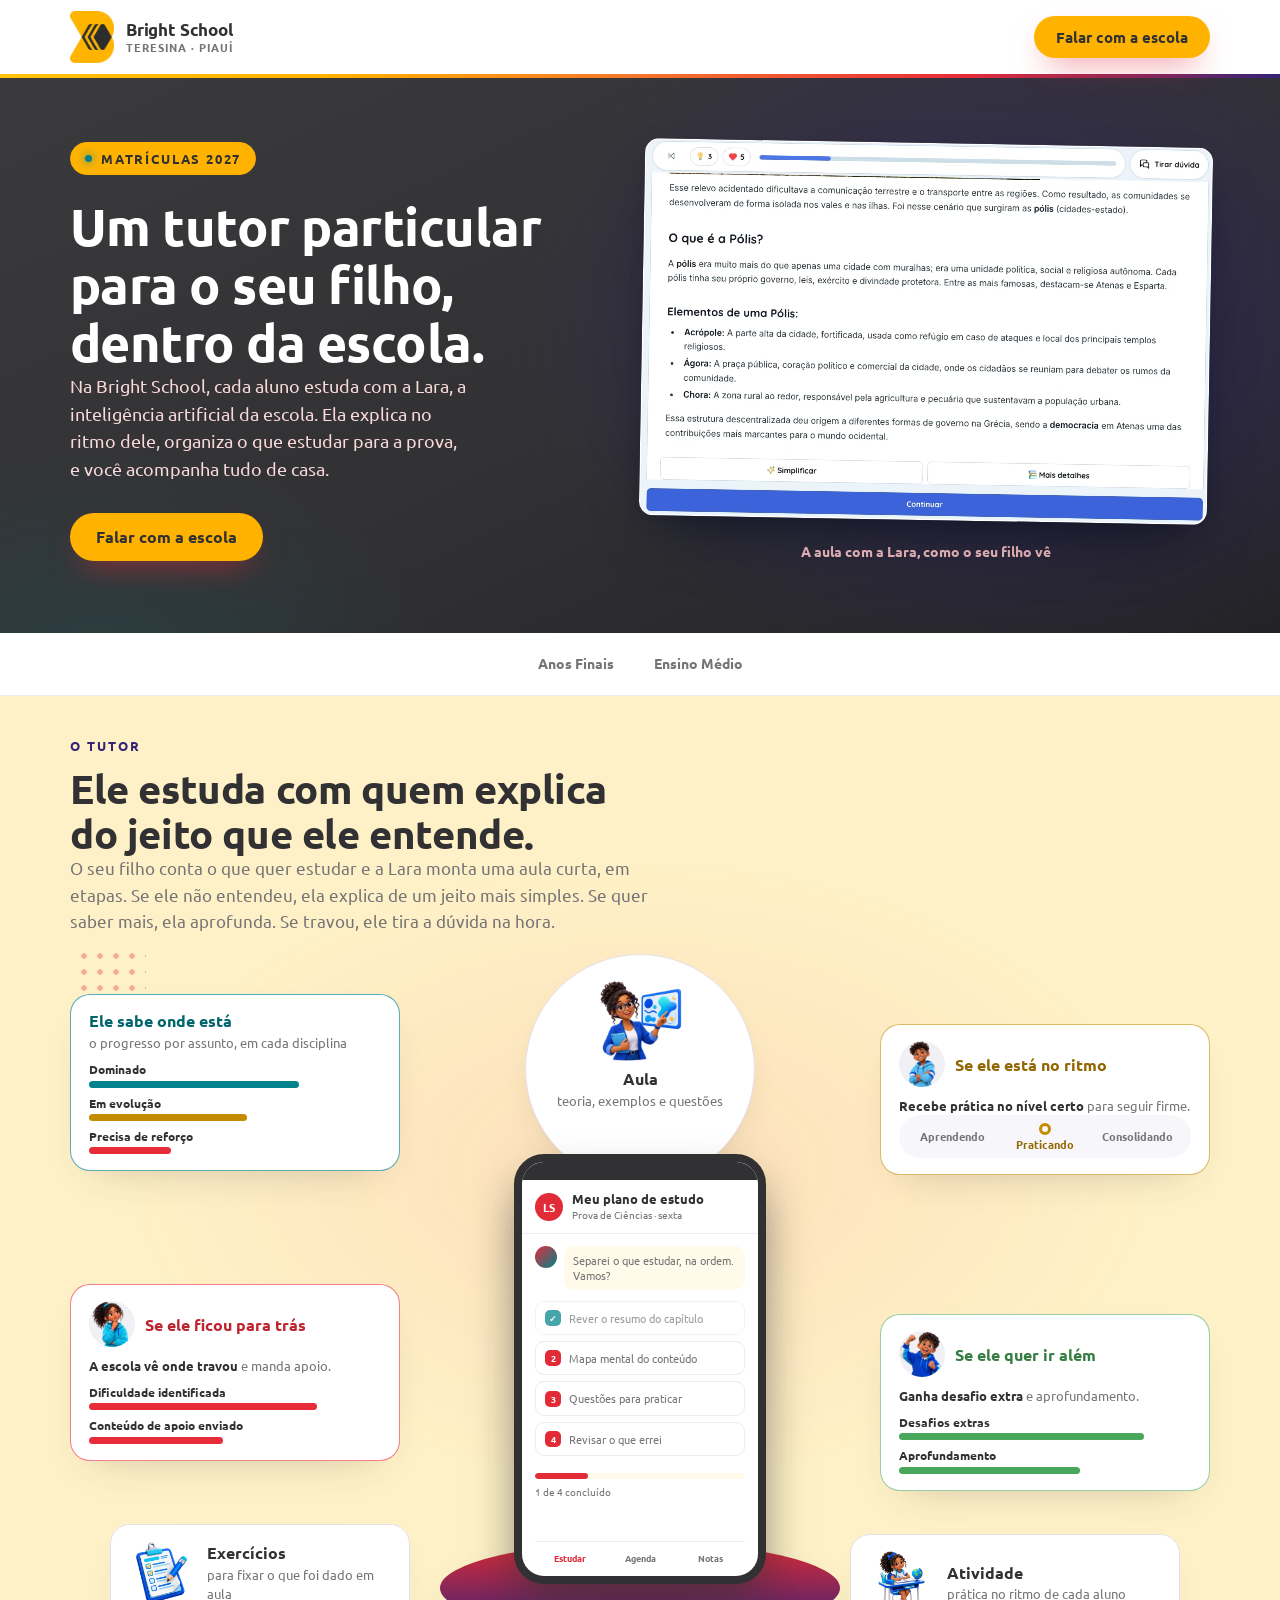
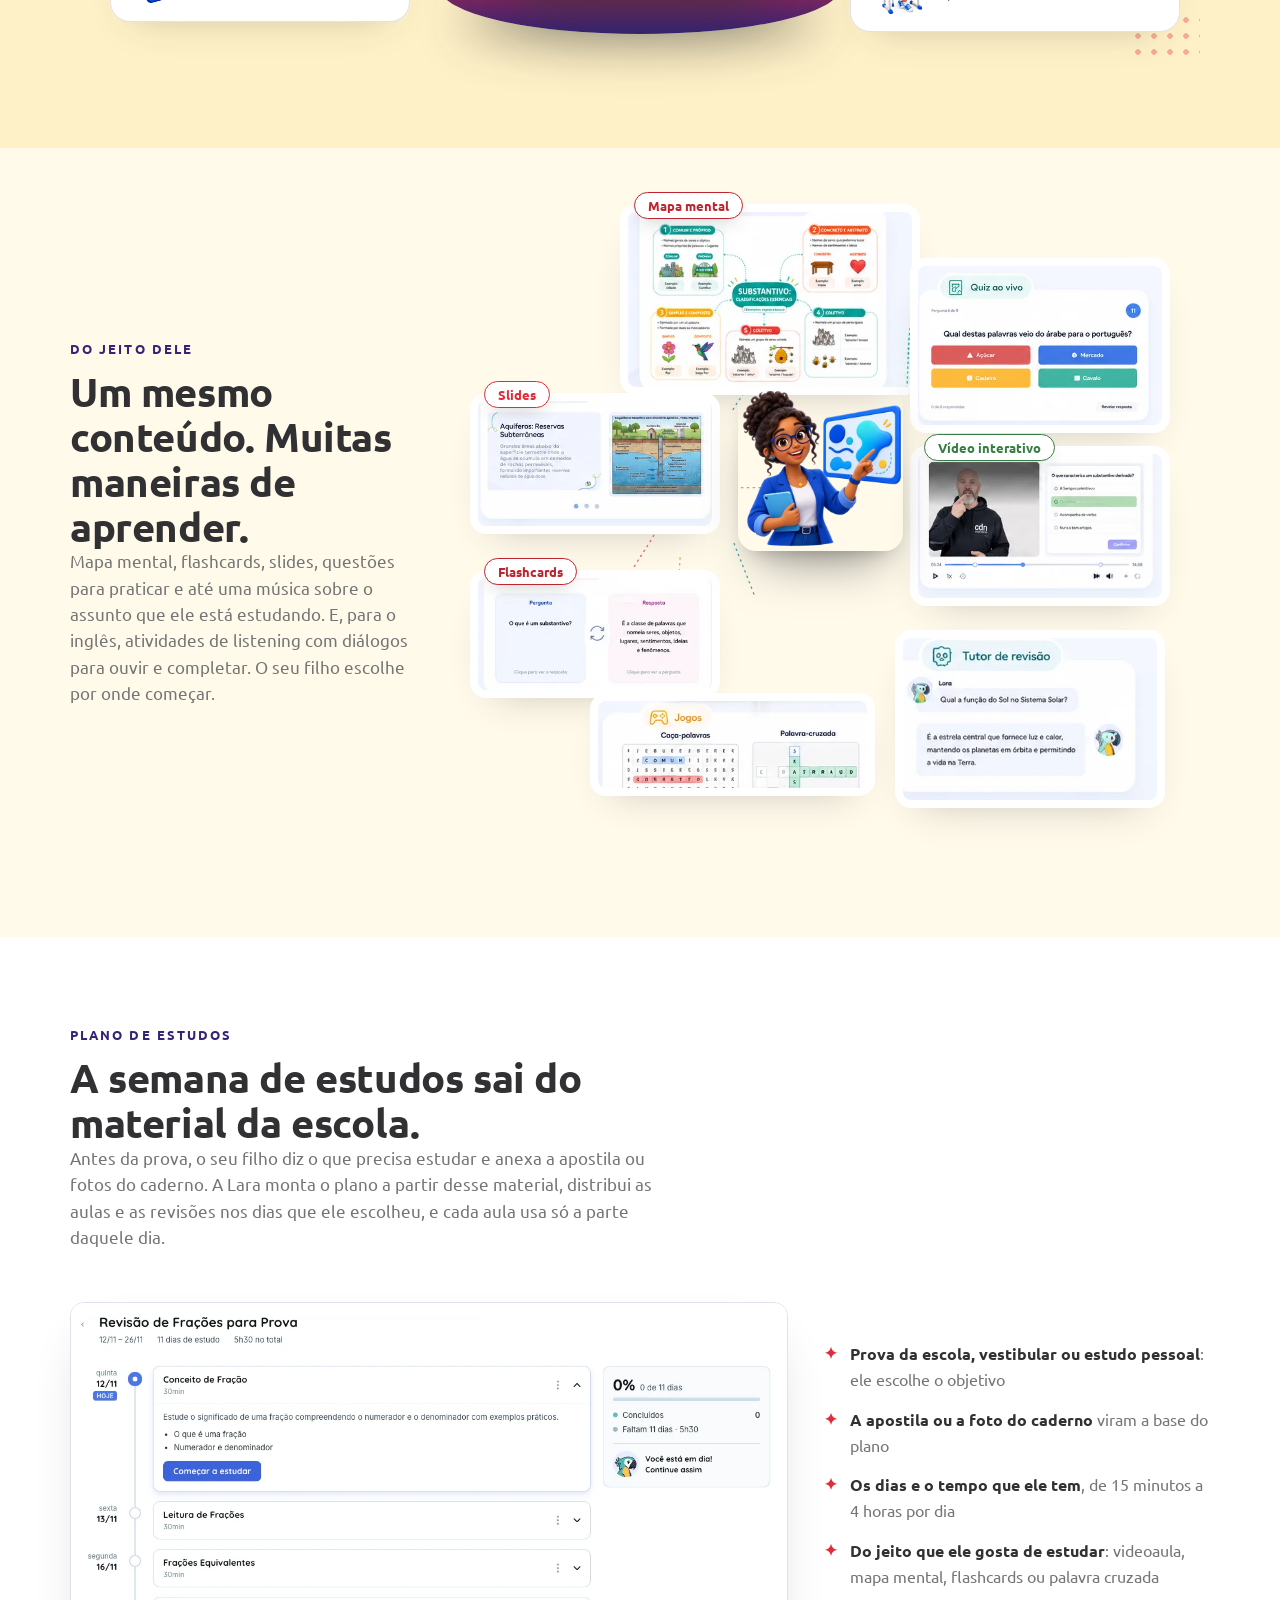
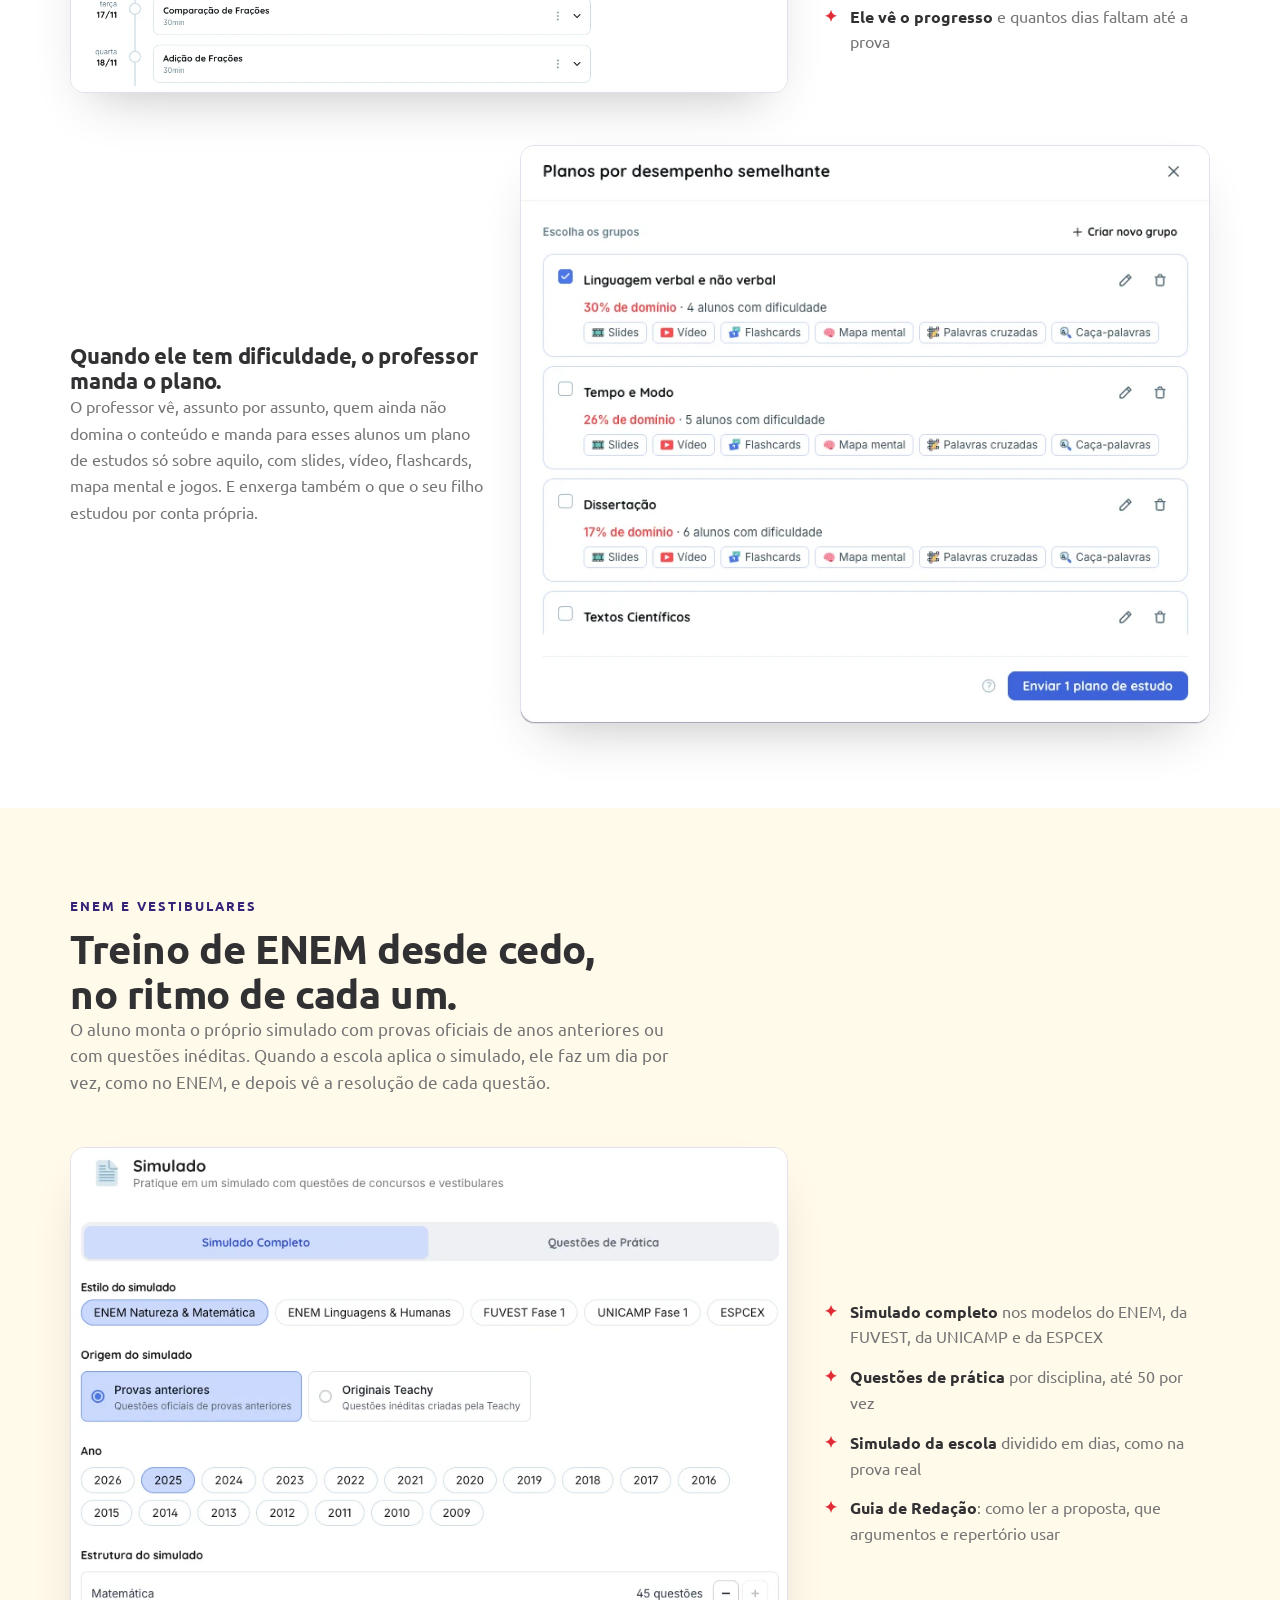
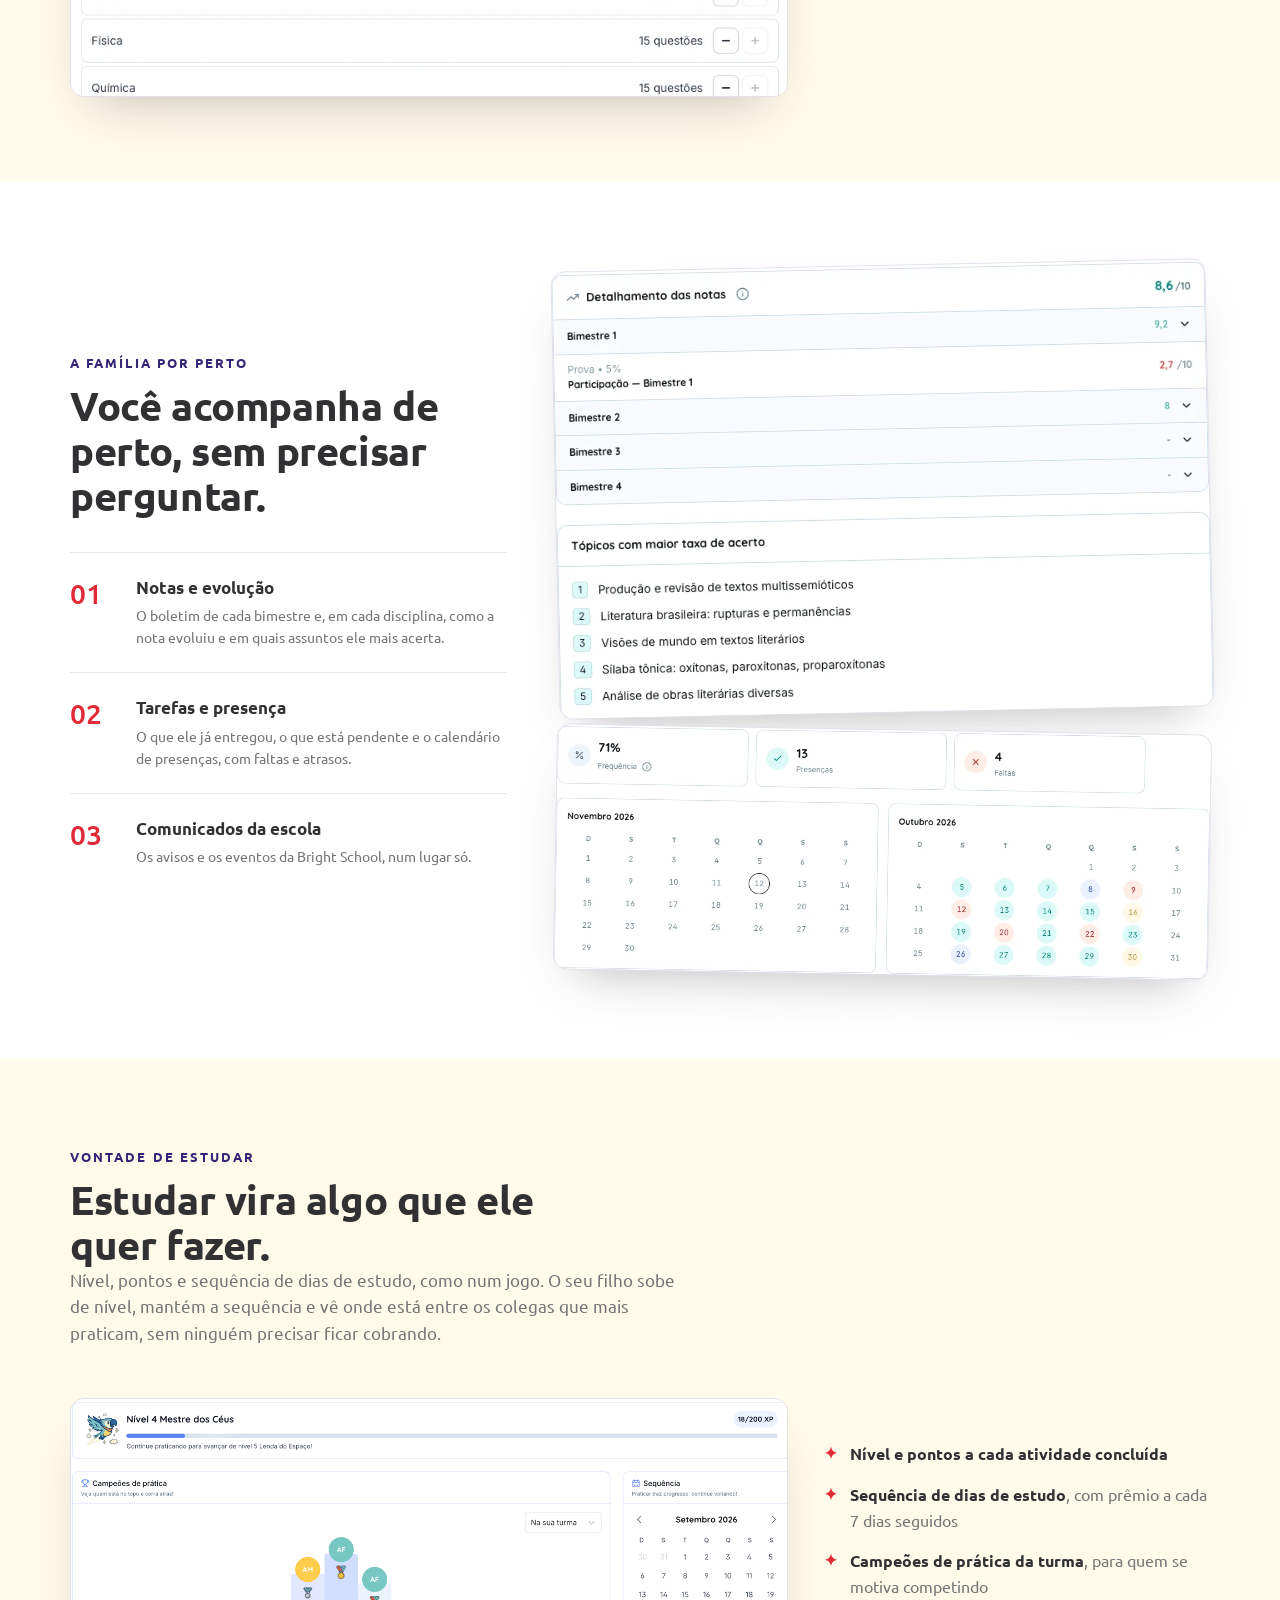
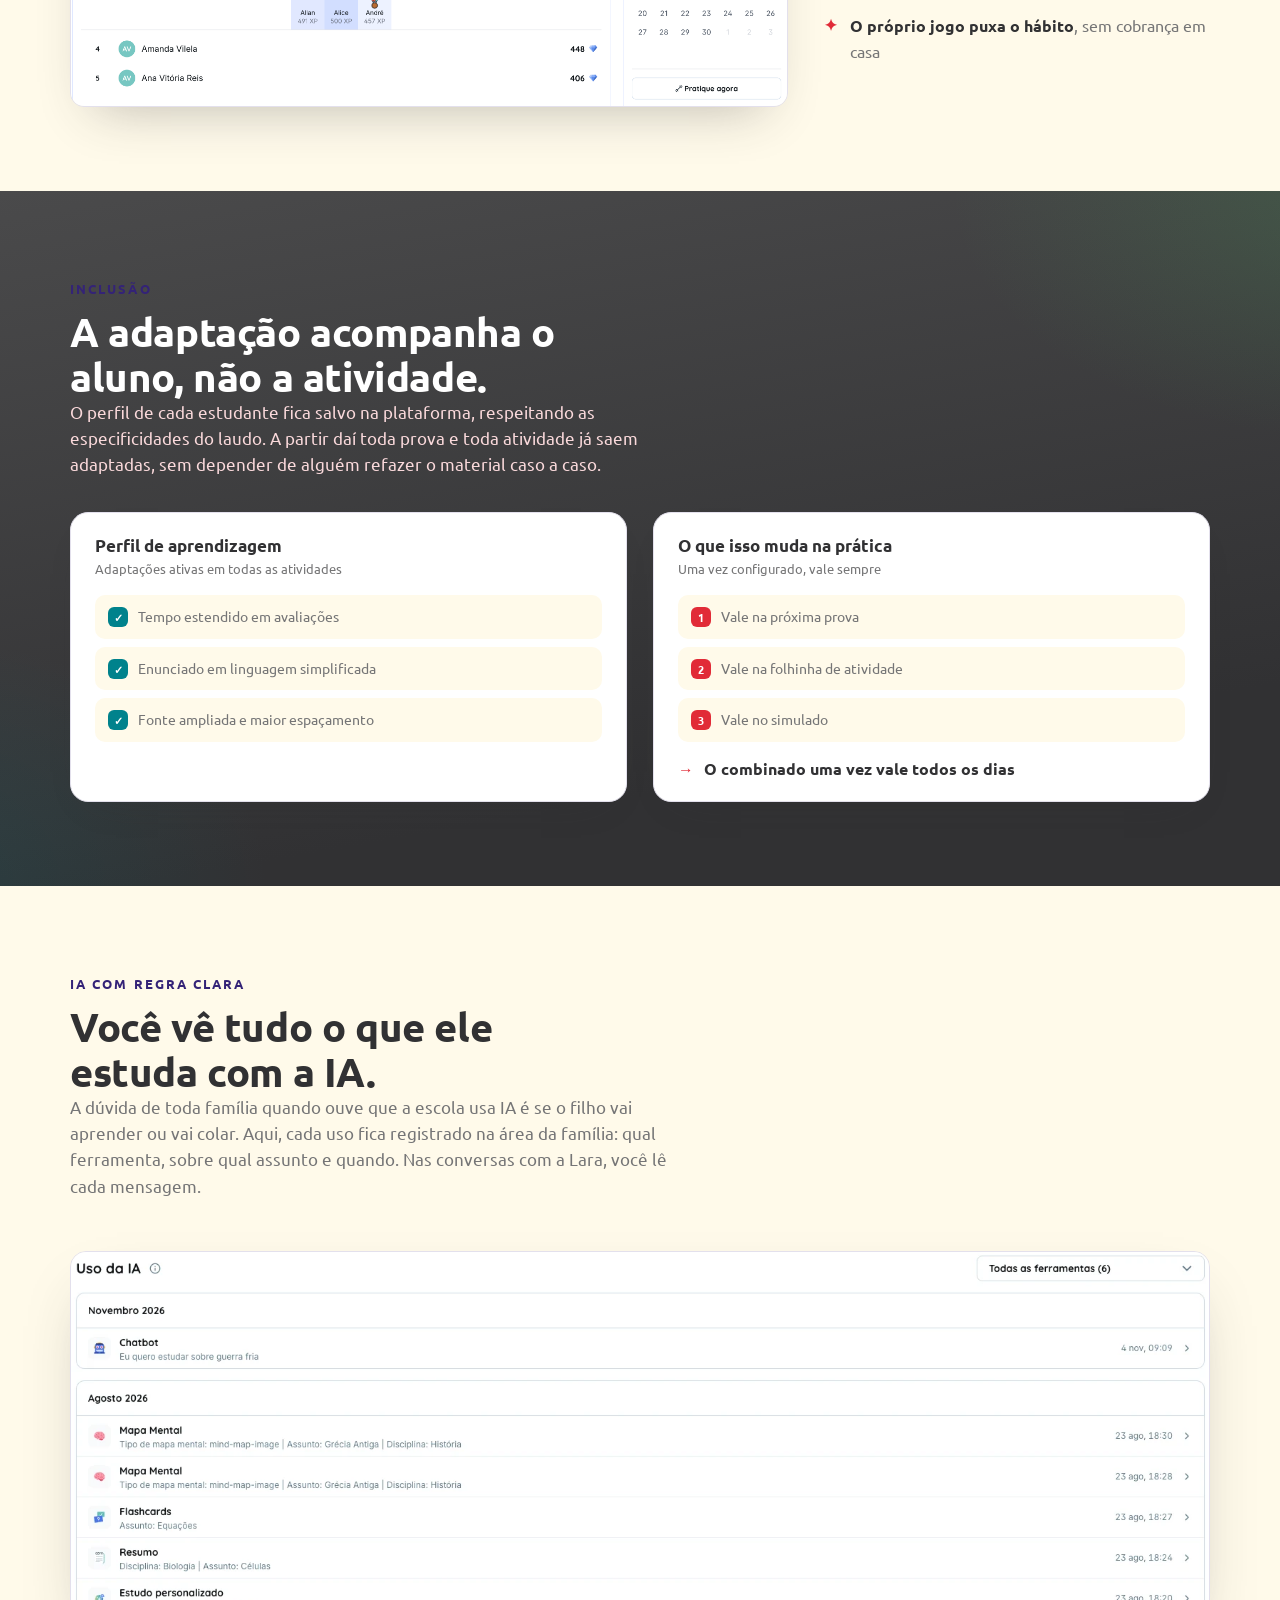
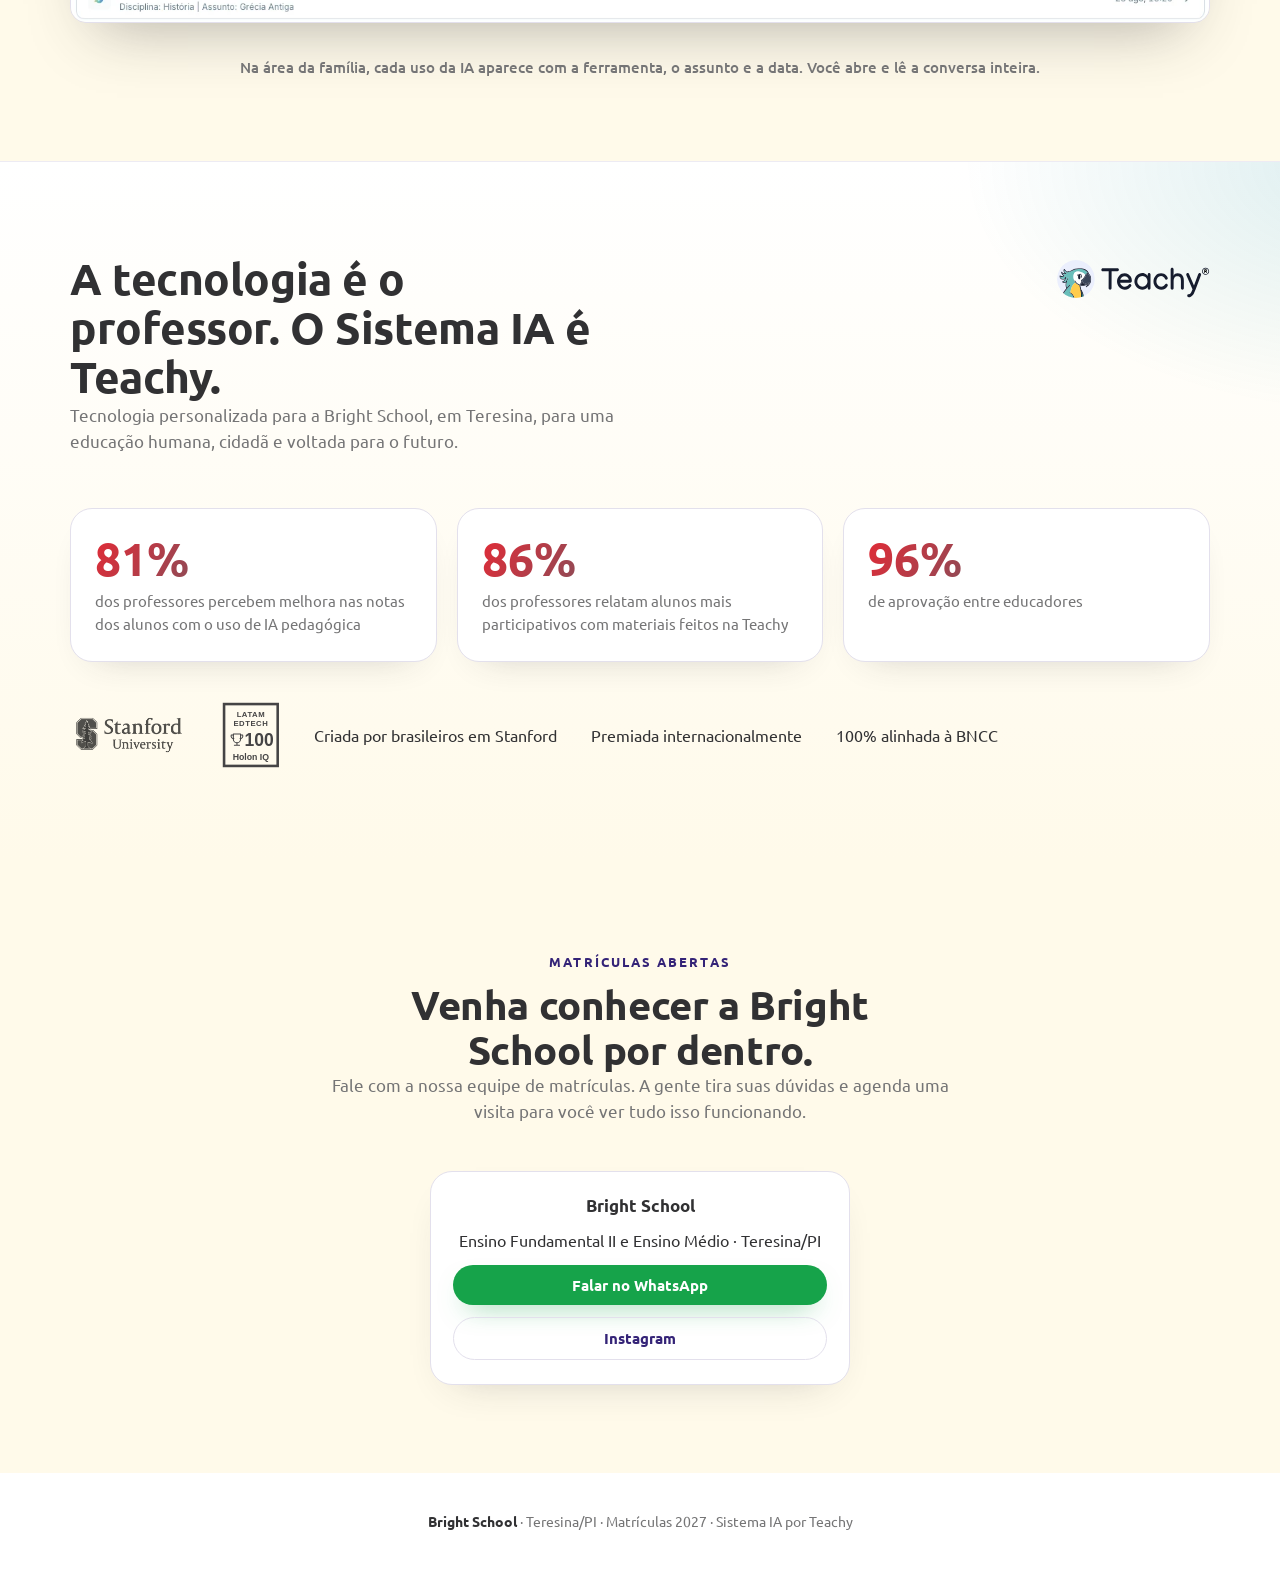
<file: brightschool/index.html>
<!doctype html>
<html lang="pt-BR">
<head>
<meta charset="utf-8">
<meta name="viewport" content="width=device-width,initial-scale=1">
<title>Bright School · Um tutor para cada aluno</title>
<link rel="preconnect" href="https://fonts.googleapis.com">
<link rel="preconnect" href="https://fonts.gstatic.com" crossorigin>
<link href="https://fonts.googleapis.com/css2?family=Ubuntu:wght@300;400;500;600;700;800&display=swap" rel="stylesheet">
<link rel="stylesheet" href="lp-material.css">
<style>
/* ═══════════════════════════════════════════════════════════════
   Brand kit da Bright School: o B amarelo e grafite da marca, as cores das seções do site
   (roxo, vermelho, verde-azulado, laranja, verde) e a fonte Ubuntu.
   Sobrescreve o template; o resto do lp-material.css fica intacto.
   ═══════════════════════════════════════════════════════════════ */
.lpm{
 --lpm-principal:#342377;
 --lpm-vivo:#e12b37;
 --lpm-navy:#313133;
 --lpm-navy2:#4a4a4b;
 --lpm-gelo:#FFFAEA;
 --lpm-gelo2:#FFF1C7;
 --lpm-destaque:#00828c;
 --lpm-destaque-claro:#add7da;
 --lpm-reforco:#E82C39;
 --lpm-reforco-escuro:#be242f;
 --lpm-ritmo:#c48a00;
 --lpm-ritmo-escuro:#936700;
 --lpm-alem:#48a75a;
 --lpm-alem-escuro:#367d43;
 --lpm-tinta:#313133;
 --lpm-tinta-suave:#757576;
 --lpm-font-display:"Ubuntu",sans-serif;
 --lpm-font-body:"Ubuntu",sans-serif;
}
/* ═══════════════════════════════════════════════════════════════
   Camada Enterprise — só o que não existe no template de material.
   Tudo o mais vem de lp-material.css, sem alteração.
   ═══════════════════════════════════════════════════════════════ */
body{margin:0}

/* barra de topo */
.ent-topo{position:sticky;top:0;z-index:70;background:#fff}
.ent-topo:after{content:"";display:block;height:4px;background:linear-gradient(90deg,#FFC20E,#FFB300,#F5752A,#E82C39,#342377)}
.ent-topo__in{display:flex;align-items:center;gap:12px;padding:11px 0}
.ent-topo__marca{height:52px;display:grid;place-items:center}
.ent-topo__marca img{height:52px;width:auto;display:block}
.ent-topo__nome{font:800 17px/1.15 var(--lpm-font-display);color:var(--lpm-navy);letter-spacing:-.01em}
.ent-topo__nome s{display:block;text-decoration:none;font:600 11px/1.3 var(--lpm-font-body);letter-spacing:.09em;text-transform:uppercase;color:var(--lpm-tinta-suave)}
.ent-topo .lpm-btn{margin-left:auto;height:42px;padding:0 22px;font-size:14.5px;background:var(--lpm-principal);color:#fff;border-radius:999px;font-weight:700}
@media (max-width:560px){
 .ent-topo__marca,.ent-topo__marca img{height:42px}
 .ent-topo__nome{font-size:15px}
 .ent-topo__nome s{display:none}
 .ent-topo .lpm-btn{height:38px;padding:0 15px;font-size:13.5px;white-space:nowrap}
}

/* visual do hero: tela de produto flutuando */
.ent-hero-tela{position:relative;flex-direction:column;width:100%;margin:0}
.lpm .ent-hero-tela figcaption{margin:22px 0 0;font:600 13.5px var(--lpm-font-body);color:var(--lpm-texto-claro-2);text-align:center}
/* as duas telas de insights, empilhadas e levemente inclinadas */
.ent-telas{display:flex;flex-direction:column;gap:18px;width:100%}
.ent-telas img{width:100%;border-radius:14px;border:1px solid rgba(255,255,255,.14);background:#fff;box-shadow:0 30px 64px -26px rgba(3,12,28,.62),0 10px 24px -14px rgba(3,12,28,.45)}
.ent-telas img:first-child{transform:rotate(-1.2deg)}
.ent-telas img:last-child{transform:rotate(1deg)}
/* hero: coluna da direita mais larga, pra os insights ficarem legíveis */
@media(min-width:1024px){
 .lpm-hero__in{grid-template-columns:minmax(0,1fr) minmax(0,568px);gap:44px}
 .lpm-hero__conteudo{max-width:520px}
}
/* família: as telas de insight do responsável */
.ent-telas-familia{display:flex;flex-direction:column;gap:20px;margin-top:8px}
.ent-telas-familia img{width:100%;border-radius:14px;border:1px solid var(--lpm-borda);background:#fff;box-shadow:0 24px 50px -24px color-mix(in srgb,var(--lpm-navy) 35%,transparent)}
.ent-telas-familia img:first-child{transform:rotate(-.8deg)}
.ent-telas-familia img:last-child{transform:rotate(.7deg)}
/* tela em largura cheia */
.ent-tela-larga{margin-top:52px}
.ent-tela-larga img{width:100%;border-radius:16px;border:1px solid var(--lpm-borda);background:#fff;box-shadow:0 28px 60px -26px color-mix(in srgb,var(--lpm-navy) 38%,transparent)}
.lpm .ent-legenda{margin:34px 0 0;text-align:center;font:500 14.5px var(--lpm-font-body);color:var(--lpm-tinta-suave)}
/* gamificação */
.ent-gami{display:grid;gap:26px;margin-top:52px}
@media(min-width:1024px){.ent-gami{grid-template-columns:minmax(0,1.3fr) minmax(0,.7fr);align-items:center;gap:36px}}
.ent-gami img{width:100%;border-radius:14px;border:1px solid var(--lpm-borda);background:#fff;box-shadow:0 24px 50px -24px color-mix(in srgb,var(--lpm-navy) 32%,transparent)}
.ent-gami ul{margin:0;padding:0;list-style:none;display:flex;flex-direction:column;gap:15px}
.ent-gami li{position:relative;padding-left:26px;font:400 15.5px/1.6 var(--lpm-font-body);color:var(--lpm-tinta-suave)}
.ent-gami li:before{content:"\2726";position:absolute;left:0;top:0;color:var(--lpm-vivo);font-weight:700}
.ent-gami li b{color:var(--lpm-navy);font-weight:600}

/* centro da órbita: o espaço do aluno num celular, apoiado no pedestal */
.lpm-arte__livro.ent-fone{width:min(252px,66vw);height:430px;display:flex;flex-direction:column;background:#fff;border:8px solid var(--lpm-navy);border-radius:30px;overflow:hidden;box-shadow:0 26px 50px -22px color-mix(in srgb,var(--lpm-navy) 55%,transparent);text-align:left}
.ent-fone__topo{height:18px;background:var(--lpm-navy)}
.ent-fone__cab{display:flex;align-items:center;gap:9px;padding:11px 13px 10px;border-bottom:1px solid var(--lpm-borda-suave)}
.ent-fone__av{width:28px;height:28px;border-radius:50%;background:var(--lpm-vivo);color:#fff;display:grid;place-items:center;font:700 11px var(--lpm-font-display);flex:none}
.ent-fone__cab b{display:block;font:700 12.5px var(--lpm-font-display);color:var(--lpm-navy);line-height:1.25}
.ent-fone__cab s{display:block;text-decoration:none;font-size:10px;color:var(--lpm-tinta-suave)}
.ent-fone__corpo{padding:12px 13px 0;flex:1;display:flex;flex-direction:column}
.ent-fone__lara{display:flex;gap:7px;align-items:flex-start;margin-bottom:11px}
.ent-fone__lara:before{content:"";width:22px;height:22px;border-radius:50%;background:linear-gradient(135deg,var(--lpm-vivo),var(--lpm-destaque));flex:none}
.ent-fone__bolha{font-size:10.5px;line-height:1.45;background:var(--lpm-gelo);border-radius:10px;padding:7px 9px;color:var(--lpm-tinta-suave)}
.ent-fone__item{display:flex;align-items:center;gap:8px;font-size:10.5px;color:var(--lpm-tinta-suave);border:1px solid var(--lpm-borda-suave);border-radius:9px;padding:8px 9px;margin-bottom:6px}
.ent-fone__item i{width:16px;height:16px;border-radius:5px;background:var(--lpm-vivo);color:#fff;display:grid;place-items:center;font:700 8.5px var(--lpm-font-display);font-style:normal;flex:none}
.ent-fone__item.feito{color:var(--lpm-tinta-suave);opacity:.72}
.ent-fone__item.feito i{background:var(--lpm-destaque)}
.ent-fone__barra{height:6px;border-radius:99px;background:var(--lpm-gelo);margin-top:11px;overflow:hidden}
.ent-fone__barra s{display:block;width:25%;height:100%;border-radius:99px;background:var(--lpm-vivo)}
.ent-fone__nota{font-size:9.5px;color:var(--lpm-tinta-suave);margin-top:6px}
.ent-fone__nav{margin-top:auto;display:flex;border-top:1px solid var(--lpm-borda-suave);padding:9px 0 11px}
.ent-fone__nav i{flex:1;text-align:center;font:600 8.5px var(--lpm-font-body);font-style:normal;color:var(--lpm-tinta-suave)}
.ent-fone__nav i.on{color:var(--lpm-vivo);font-weight:700}

/* centro do leque: a aula como origem dos formatos */
.lpm-f2--livro.ent-aula img{aspect-ratio:1;border-radius:18px;transform:none;width:min(190px,50vw)}

/* seções próprias do Enterprise */
.ent-duo{display:grid;gap:20px;margin-top:34px}
@media(min-width:900px){.ent-duo{grid-template-columns:1fr 1fr;gap:26px}}
.ent-card{background:#fff;border:1px solid var(--lpm-borda);border-radius:18px;padding:22px 24px;box-shadow:0 16px 40px -26px color-mix(in srgb,var(--lpm-navy) 30%,transparent)}
.ent-card__t{font:700 17px var(--lpm-font-display);color:var(--lpm-navy)}
.lpm .ent-card__s{font-size:13px;color:var(--lpm-tinta-suave);margin-top:3px}
.ent-passos{margin-top:16px;display:flex;flex-direction:column;gap:8px}
.ent-passo{display:flex;align-items:center;gap:10px;font-size:14px;color:var(--lpm-tinta-suave);background:var(--lpm-gelo);border-radius:10px;padding:11px 13px}
.ent-passo b{width:20px;height:20px;border-radius:6px;background:var(--lpm-vivo);color:#fff;display:grid;place-items:center;font:700 11px var(--lpm-font-display);flex:none}
.ent-passo.ok b{background:var(--lpm-destaque)}
.ent-alerta{margin-top:16px;display:flex;gap:11px;align-items:flex-start;background:color-mix(in srgb,var(--lpm-ritmo) 12%,#fff);border:1px solid color-mix(in srgb,var(--lpm-ritmo) 32%,#fff);border-radius:12px;padding:13px 15px}
.ent-alerta span{font-size:13px;line-height:1.55;color:var(--lpm-ritmo-escuro);font-weight:500}
.ent-tabela{width:100%;border-collapse:collapse;margin-top:14px;font-size:13.5px}
.ent-tabela th{text-align:left;font:600 10.5px var(--lpm-font-body);letter-spacing:.08em;text-transform:uppercase;color:var(--lpm-tinta-suave);padding:0 10px 9px 0;border-bottom:1px solid var(--lpm-borda)}
.ent-tabela td{padding:10px 10px 10px 0;border-bottom:1px solid var(--lpm-borda-suave);color:var(--lpm-tinta-suave)}
.ent-tabela td b{color:var(--lpm-navy);font-weight:600}
.ent-remate{margin-top:16px;font:600 15.5px var(--lpm-font-body);color:var(--lpm-navy);display:flex;gap:10px}
.ent-remate:before{content:"→";color:var(--lpm-vivo);font-weight:700}
.ent-rodape{padding:38px 0;text-align:center;font-size:13.5px;color:var(--lpm-tinta-suave)}
.ent-rodape b{color:var(--lpm-navy)}
/* selos: cada um no seu tamanho ótico */
.lpm-teachy__provas .ent-selo-stanford{height:44px}
.lpm-teachy__provas .lpm-selo-holoniq{height:66px;width:auto}

/* CTA com uma única unidade: card centrado */
.lpm-matricula__grid[data-quantidade="1"] .lpm-unidade{align-items:center;text-align:center}
.lpm-matricula__grid[data-quantidade="1"] .lpm-unidade .lpm-btn{width:100%;justify-content:center}

/* identidade Bright School: botões amarelos com texto grafite, como no site */
.lpm-btn--solido,.ent-topo .lpm-btn{background:#FFB300;color:#313133;font-weight:700}
.lpm-btn--solido:hover,.ent-topo .lpm-btn:hover{background:#FFC20E}
.lpm-hero{background:linear-gradient(155deg,#3A3A3D 0%,#313133 55%,#232325 100%)}
.lpm-hero .lpm-eyebrow{background:#FFB300;color:#313133;border-color:#FFB300;font-weight:700}
.lpm-footer{background:#313133}

/* telas da família maiores: são prints largos e o texto precisa ser lido */
@media(min-width:1024px){.lpm-familia2{grid-template-columns:minmax(0,.8fr) minmax(0,1.2fr);gap:48px}}
.ent-gami__t{font:600 22px/1.3 var(--lpm-font-display);color:var(--lpm-navy);margin:0 0 12px}.ent-gami__p{font:400 16px/1.65 var(--lpm-font-body);color:var(--lpm-tinta-suave);margin:0}@media(min-width:1024px){.ent-gami--inv{grid-template-columns:minmax(0,.75fr) minmax(0,1.25fr)}}@media(min-width:1024px){.lpm-f2--jogos{top:505px}}
</style>
</head>
<body>
<div class="lpm lpm--preview">

<div class="ent-topo"><div class="lpm-wrap ent-topo__in">
 <div class="ent-topo__marca"><img src="img/escola-logo.webp" alt="Bright School"></div>
 <span class="ent-topo__nome">Bright School<s>Teresina · Piauí</s></span>
 <a class="lpm-btn lpm-btn--solido" href="#matricula">Falar com a escola</a>
</div></div>

<!-- ═══ HERO ═══ -->
<section class="lpm-hero">
 <div class="lpm-hero__brilho" aria-hidden="true"></div>
 <div class="lpm-wrap lpm-hero__in">
  <div class="lpm-hero__conteudo">
   <span class="lpm-eyebrow">Matrículas 2027</span>
   <h1 class="lpm-hero__title">Um tutor particular para o seu filho, dentro da escola.</h1>
   <p class="lpm-hero__sub">Na Bright School, cada aluno estuda com a Lara, a inteligência artificial da escola. Ela explica no ritmo dele, organiza o que estudar para a prova, e você acompanha tudo de casa.</p>
   <div class="lpm-hero__ctas">
    <a class="lpm-btn lpm-btn--solido" href="#matricula">Falar com a escola</a>
   </div>
  </div>
  <figure class="lpm-hero__capas ent-hero-tela">
   <div class="ent-telas">
    <img src="img/tela/aula-lara.webp" alt="Aula com a Lara, com os botões Simplificar, Mais detalhes e Tirar dúvida" loading="eager">
   </div>
   <figcaption>A aula com a Lara, como o seu filho vê</figcaption>
  </figure>
 </div>
</section>

<div class="lpm-logos"><div class="lpm-wrap lpm-logos__in">
 <span class="lpm-logos__pill"><span>Anos Finais</span></span>
 <span class="lpm-logos__pill"><span>Ensino Médio</span></span>
</div></div>

<!-- ═══ ÓRBITA · o ciclo da aula ═══ -->
<section class="lpm-secao lpm-secao--justa lpm-secao--arte">
 <div class="lpm-wrap">
  <div class="lpm-reveal">
   <span class="lpm-kicker">O tutor</span>
   <h2>Ele estuda com quem explica do jeito que ele entende.</h2>
   <p class="lpm-secao__lead">O seu filho conta o que quer estudar e a Lara monta uma aula curta, em etapas. Se ele não entendeu, ela explica de um jeito mais simples. Se quer saber mais, ela aprofunda. Se travou, ele tira a dúvida na hora.</p>
  </div>

  <div class="lpm-arte lpm-reveal">
   <svg class="lpm-arte__fios" viewBox="0 0 700 700" aria-hidden="true">
    <path d="M 250 150 C 268 160 275 170 282 182" style="stroke:var(--lpm-reforco)"/>
    <path d="M 440 130 C 420 150 410 165 398 185" style="stroke:var(--lpm-destaque)"/>
    <path d="M 248 262 C 258 262 266 262 278 262" style="stroke:var(--lpm-vivo)"/>
    <path d="M 442 300 C 430 300 420 300 408 300" style="stroke:var(--lpm-alem)"/>
    <path d="M 250 420 C 262 400 270 390 280 372" style="stroke:var(--lpm-reforco)"/>
    <path d="M 432 462 C 420 430 412 412 400 380" style="stroke:var(--lpm-destaque)"/>
    <path d="M 300 560 C 310 520 315 500 320 400" style="stroke:var(--lpm-ritmo)"/>
   </svg>
   <div class="lpm-arte__dots lpm-arte__dots--tl" aria-hidden="true"></div>
   <div class="lpm-arte__dots lpm-arte__dots--br" aria-hidden="true"></div>

   <div class="lpm-arte__palco" aria-hidden="true"></div>

   <div class="lpm-arte__livro ent-fone" role="img" aria-label="O espaço do aluno na plataforma, com o plano de estudo montado pela Lara">
    <div class="ent-fone__topo"></div>
    <div class="ent-fone__cab">
     <span class="ent-fone__av">LS</span>
     <span><b>Meu plano de estudo</b><s>Prova de Ciências · sexta</s></span>
    </div>
    <div class="ent-fone__corpo">
     <div class="ent-fone__lara"><span class="ent-fone__bolha">Separei o que estudar, na ordem. Vamos?</span></div>
     <div class="ent-fone__item feito"><i>✓</i>Rever o resumo do capítulo</div>
     <div class="ent-fone__item"><i>2</i>Mapa mental do conteúdo</div>
     <div class="ent-fone__item"><i>3</i>Questões para praticar</div>
     <div class="ent-fone__item"><i>4</i>Revisar o que errei</div>
     <div class="ent-fone__barra"><s></s></div>
     <div class="ent-fone__nota">1 de 4 concluído</div>
     <div class="ent-fone__nav"><i class="on">Estudar</i><i>Agenda</i><i>Notas</i></div>
    </div>
   </div>

   <div class="lpm-arte__card lpm-arte__card--insights">
    <div class="lpm-arte__titulo lpm-arte__titulo--insights">Ele sabe onde está</div>
    <div class="lpm-arte__sub">o progresso por assunto, em cada disciplina</div>
    <div class="lpm-arte__linhas">
     <div class="lpm-arte__aluno"><span>Dominado</span><i style="width:72%;background:var(--lpm-destaque)"></i></div>
     <div class="lpm-arte__aluno"><span>Em evolução</span><i style="width:54%;background:var(--lpm-ritmo)"></i></div>
     <div class="lpm-arte__aluno"><span>Precisa de reforço</span><i style="width:28%;background:var(--lpm-reforco)"></i></div>
    </div>
    </div>

   <div class="lpm-arte__card lpm-arte__card--aula">
    <img src="img/ilustra/professora-aula.webp" alt="" loading="lazy">
    <div class="lpm-arte__titulo">Aula</div>
    <div class="lpm-arte__sub">teoria, exemplos e questões</div>
    </div>

   <div class="lpm-arte__card lpm-arte__card--ritmo">
    <div class="lpm-arte__cabeca">
     <img src="img/ilustra/aluno-ritmo.webp" alt="" loading="lazy">
     <div class="lpm-arte__titulo lpm-arte__titulo--ritmo">Se ele está no ritmo</div>
    </div>
    <p class="lpm-arte__proposta"><strong>Recebe prática no nível certo</strong> para seguir firme.</p>
    <div class="lpm-arte__stepper"><span>Aprendendo</span><span class="ativo">Praticando</span><span>Consolidando</span></div>
    </div>

   <div class="lpm-arte__card lpm-arte__card--reforco">
    <div class="lpm-arte__cabeca">
     <img src="img/ilustra/aluna-reforco.webp" alt="" loading="lazy">
     <div class="lpm-arte__titulo lpm-arte__titulo--reforco">Se ele ficou para trás</div>
    </div>
    <p class="lpm-arte__proposta"><strong>A escola vê onde travou</strong> e manda apoio.</p>
    <div class="lpm-arte__linhas">
     <div class="lpm-arte__aluno"><span>Dificuldade identificada</span><i style="width:78%;background:var(--lpm-reforco)"></i></div>
     <div class="lpm-arte__aluno"><span>Conteúdo de apoio enviado</span><i style="width:46%;background:var(--lpm-reforco)"></i></div>
    </div>
    </div>

   <div class="lpm-arte__card lpm-arte__card--alem">
    <div class="lpm-arte__cabeca">
     <img src="img/ilustra/aluno-alem.webp" alt="" loading="lazy">
     <div class="lpm-arte__titulo lpm-arte__titulo--alem">Se ele quer ir além</div>
    </div>
    <p class="lpm-arte__proposta"><strong>Ganha desafio extra</strong> e aprofundamento.</p>
    <div class="lpm-arte__linhas">
     <div class="lpm-arte__aluno"><span>Desafios extras</span><i style="width:84%;background:var(--lpm-alem)"></i></div>
     <div class="lpm-arte__aluno"><span>Aprofundamento</span><i style="width:62%;background:var(--lpm-alem)"></i></div>
    </div>
    </div>

   <div class="lpm-arte__card lpm-arte__card--exercicios">
    <img src="img/ilustra/exercicios.webp" alt="" loading="lazy">
    <div><div class="lpm-arte__titulo">Exercícios</div>
    <div class="lpm-arte__sub">para fixar o que foi dado em aula</div></div>
   </div>

   <div class="lpm-arte__card lpm-arte__card--atividade">
    <img src="img/ilustra/aluna-atividade.webp" alt="" loading="lazy">
    <div><div class="lpm-arte__titulo">Atividade</div>
    <div class="lpm-arte__sub">prática no ritmo de cada aluno</div></div>
   </div>
  </div>
 </div>
</section>

<!-- ═══ LEQUE · formatos de estudo ═══ -->
<section class="lpm-secao lpm-secao--gelo lpm-secao--formatos">
 <div class="lpm-wrap lpm-formatos-col">
  <div class="lpm-reveal">
   <span class="lpm-kicker">Do jeito dele</span>
   <h2>Um mesmo conteúdo. Muitas maneiras de aprender.</h2>
   <p class="lpm-secao__lead">Mapa mental, flashcards, slides, questões para praticar e até uma música sobre o assunto que ele está estudando. E, para o inglês, atividades de listening com diálogos para ouvir e completar. O seu filho escolhe por onde começar.</p>
  </div>

  <div class="lpm-formatos2 lpm-reveal" style="--d:0.1s">
   <svg class="lpm-formatos2__fios" viewBox="0 0 700 700" aria-hidden="true">
    <path d="M 250 150 C 268 160 275 170 282 182" style="stroke:var(--lpm-reforco)"/>
    <path d="M 440 130 C 420 150 410 165 398 185" style="stroke:var(--lpm-destaque)"/>
    <path d="M 248 262 C 258 262 266 262 278 262" style="stroke:var(--lpm-vivo)"/>
    <path d="M 442 300 C 430 300 420 300 408 300" style="stroke:var(--lpm-alem)"/>
    <path d="M 250 420 C 262 400 270 390 280 372" style="stroke:var(--lpm-reforco)"/>
    <path d="M 432 462 C 420 430 412 412 400 380" style="stroke:var(--lpm-destaque)"/>
    <path d="M 300 560 C 310 520 315 500 320 400" style="stroke:var(--lpm-ritmo)"/>
   </svg>

   <div class="lpm-f2 lpm-f2--livro ent-aula">
    <img src="img/ilustra/professora-aula.webp" alt="Professora em aula na Bright School" loading="lazy">
   </div>

   <div class="lpm-f2 lpm-f2--mapa">
    <span class="lpm-f2__chip lpm-f2__chip--reforco">Mapa mental</span>
    <img src="img/formatos/mapa-mental.webp" alt="Mapa mental de classificações do substantivo" loading="lazy">
   </div>
   <div class="lpm-f2 lpm-f2--quiz">
    <img src="img/formatos/quiz-vivo.webp" alt="Quiz ao vivo com pergunta e alternativas coloridas" loading="lazy">
   </div>
   <div class="lpm-f2 lpm-f2--video">
    <span class="lpm-f2__chip lpm-f2__chip--alem">Vídeo interativo</span>
    <img src="img/formatos/video-interativo.webp" alt="Vídeo interativo com quiz durante a aula" loading="lazy">
   </div>
   <div class="lpm-f2 lpm-f2--slides">
    <span class="lpm-f2__chip lpm-f2__chip--vivo">Slides</span>
    <img src="img/formatos/slides.webp" alt="Slides sobre aquíferos e reservas subterrâneas" loading="lazy">
   </div>
   <div class="lpm-f2 lpm-f2--flash">
    <span class="lpm-f2__chip lpm-f2__chip--reforco">Flashcards</span>
    <img src="img/formatos/flashcards.webp" alt="Flashcards de pergunta e resposta" loading="lazy">
   </div>
   <div class="lpm-f2 lpm-f2--jogos">
    <img src="img/formatos/jogos.webp" alt="Jogos de caça-palavras e palavra-cruzada" loading="lazy">
   </div>
   <div class="lpm-f2 lpm-f2--tutor">
    <img src="img/formatos/tutor.webp" alt="Tutor de revisão em formato de chat com a Lara" loading="lazy">
   </div>
  </div>
 </div>
</section>

<!-- ═══ PLANO DE ESTUDOS ═══ -->
<section class="lpm-secao">
 <div class="lpm-wrap">
  <div class="lpm-reveal">
   <span class="lpm-kicker">Plano de estudos</span>
   <h2>A semana de estudos sai do material da escola.</h2>
   <p class="lpm-secao__lead">Antes da prova, o seu filho diz o que precisa estudar e anexa a apostila ou fotos do caderno. A Lara monta o plano a partir desse material, distribui as aulas e as revisões nos dias que ele escolheu, e cada aula usa só a parte daquele dia.</p>
  </div>
  <div class="ent-gami lpm-reveal" style="--d:0.1s">
   <img src="img/tela/plano-pronto.webp" alt="Plano de estudos pronto: uma aula de 30 minutos por dia, seguindo os capítulos da apostila de frações" loading="lazy">
   <ul>
    <li><b>Prova da escola, vestibular ou estudo pessoal</b>: ele escolhe o objetivo</li>
    <li><b>A apostila ou a foto do caderno</b> viram a base do plano</li>
    <li><b>Os dias e o tempo que ele tem</b>, de 15 minutos a 4 horas por dia</li>
    <li><b>Do jeito que ele gosta de estudar</b>: videoaula, mapa mental, flashcards ou palavra cruzada</li>
    <li><b>Ele vê o progresso</b> e quantos dias faltam até a prova</li>
   </ul>
  </div>
  <div class="ent-gami ent-gami--inv lpm-reveal" style="--d:0.15s">
   <div>
    <h3 class="ent-gami__t">Quando ele tem dificuldade, o professor manda o plano.</h3>
    <p class="ent-gami__p">O professor vê, assunto por assunto, quem ainda não domina o conteúdo e manda para esses alunos um plano de estudos só sobre aquilo, com slides, vídeo, flashcards, mapa mental e jogos. E enxerga também o que o seu filho estudou por conta própria.</p>
   </div>
   <img src="img/tela/planos-grupos.webp" alt="Tela do professor: assuntos com o domínio da turma e o envio de plano de estudos para os alunos com dificuldade" loading="lazy">
  </div>
 </div>
</section>

<!-- ═══ ENEM E VESTIBULARES ═══ -->
<section class="lpm-secao lpm-secao--gelo">
 <div class="lpm-wrap">
  <div class="lpm-reveal">
   <span class="lpm-kicker">ENEM e vestibulares</span>
   <h2>Treino de ENEM desde cedo, no ritmo de cada um.</h2>
   <p class="lpm-secao__lead">O aluno monta o próprio simulado com provas oficiais de anos anteriores ou com questões inéditas. Quando a escola aplica o simulado, ele faz um dia por vez, como no ENEM, e depois vê a resolução de cada questão.</p>
  </div>
  <div class="ent-gami lpm-reveal" style="--d:0.1s">
   <img src="img/tela/simulado-enem.webp" alt="Montagem do simulado: ENEM, FUVEST, UNICAMP e ESPCEX, com provas oficiais de anos anteriores" loading="lazy">
   <ul>
    <li><b>Simulado completo</b> nos modelos do ENEM, da FUVEST, da UNICAMP e da ESPCEX</li>
    <li><b>Questões de prática</b> por disciplina, até 50 por vez</li>
    <li><b>Simulado da escola</b> dividido em dias, como na prova real</li>
    <li><b>Guia de Redação</b>: como ler a proposta, que argumentos e repertório usar</li>
   </ul>
  </div>
 </div>
</section>

<!-- ═══ FAMÍLIA ═══ -->
<section class="lpm-secao">
 <div class="lpm-wrap lpm-familia2">
  <div>
   <div class="lpm-reveal">
    <span class="lpm-kicker">A família por perto</span>
    <h2>Você acompanha de perto, sem precisar perguntar.</h2>
   </div>
   <div class="lpm-familia__lista lpm-reveal" style="--d:0.1s">
    <div class="lpm-familia__item">
    <span class="lpm-familia__num">01</span>
    <div><strong>Notas e evolução</strong><p>O boletim de cada bimestre e, em cada disciplina, como a nota evoluiu e em quais assuntos ele mais acerta.</p></div>
    </div>
    <div class="lpm-familia__item">
    <span class="lpm-familia__num">02</span>
    <div><strong>Tarefas e presença</strong><p>O que ele já entregou, o que está pendente e o calendário de presenças, com faltas e atrasos.</p></div>
    </div>
    <div class="lpm-familia__item">
    <span class="lpm-familia__num">03</span>
    <div><strong>Comunicados da escola</strong><p>Os avisos e os eventos da Bright School, num lugar só.</p></div>
    </div>
   </div>
  </div>
  <div class="lpm-familia__telas lpm-reveal" style="--d:0.2s">
   <img src="img/tela/familia-insights.webp" alt="Área da família: notas por bimestre, evolução e assuntos com mais acertos" loading="lazy">
   <img src="img/tela/familia-presencas.webp" alt="Área da família: calendário de presenças com faltas e atrasos" loading="lazy">
  </div>
 </div>
</section>

<!-- ═══ GAMIFICAÇÃO ═══ -->
<section class="lpm-secao lpm-secao--gelo">
 <div class="lpm-wrap">
  <div class="lpm-reveal">
   <span class="lpm-kicker">Vontade de estudar</span>
   <h2>Estudar vira algo que ele quer fazer.</h2>
   <p class="lpm-secao__lead">Nível, pontos e sequência de dias de estudo, como num jogo. O seu filho sobe de nível, mantém a sequência e vê onde está entre os colegas que mais praticam, sem ninguém precisar ficar cobrando.</p>
  </div>
  <div class="ent-gami lpm-reveal" style="--d:0.1s">
   <img src="img/tela/gamificacao.png" alt="Nível do aluno, pontos de experiência e ranking de prática da turma" loading="lazy">
   <ul>
    <li><b>Nível e pontos a cada atividade concluída</b></li>
    <li><b>Sequência de dias de estudo</b>, com prêmio a cada 7 dias seguidos</li>
    <li><b>Campeões de prática da turma</b>, para quem se motiva competindo</li>
    <li><b>O próprio jogo puxa o hábito</b>, sem cobrança em casa</li>
   </ul>
  </div>
 </div>
</section>

<!-- ═══ INCLUSÃO (escuro) ═══ -->
<section class="lpm-secao lpm-pessoal">
 <div class="lpm-wrap">
  <div class="lpm-reveal">
   <span class="lpm-kicker">Inclusão</span>
   <h2>A adaptação acompanha o aluno, não a atividade.</h2>
   <p class="lpm-secao__lead">O perfil de cada estudante fica salvo na plataforma, respeitando as especificidades do laudo. A partir daí toda prova e toda atividade já saem adaptadas, sem depender de alguém refazer o material caso a caso.</p>
  </div>
  <div class="ent-duo lpm-reveal" style="--d:0.1s">
   <div class="ent-card">
    <div class="ent-card__t">Perfil de aprendizagem</div>
    <div class="ent-card__s">Adaptações ativas em todas as atividades</div>
    <div class="ent-passos">
    <div class="ent-passo ok"><b>✓</b>Tempo estendido em avaliações</div>
    <div class="ent-passo ok"><b>✓</b>Enunciado em linguagem simplificada</div>
    <div class="ent-passo ok"><b>✓</b>Fonte ampliada e maior espaçamento</div>
    </div>
   </div>
   <div class="ent-card">
    <div class="ent-card__t">O que isso muda na prática</div>
    <div class="ent-card__s">Uma vez configurado, vale sempre</div>
    <div class="ent-passos">
    <div class="ent-passo"><b>1</b>Vale na próxima prova</div>
    <div class="ent-passo"><b>2</b>Vale na folhinha de atividade</div>
    <div class="ent-passo"><b>3</b>Vale no simulado</div>
    </div>
    <div class="ent-remate">O combinado uma vez vale todos os dias</div>
   </div>
  </div>
 </div>
</section>

<!-- ═══ IA COM SEGURANÇA ═══ -->
<section class="lpm-secao lpm-secao--gelo">
 <div class="lpm-wrap">
  <div class="lpm-reveal">
   <span class="lpm-kicker">IA com regra clara</span>
   <h2>Você vê tudo o que ele estuda com a IA.</h2>
   <p class="lpm-secao__lead">A dúvida de toda família quando ouve que a escola usa IA é se o filho vai aprender ou vai colar. Aqui, cada uso fica registrado na área da família: qual ferramenta, sobre qual assunto e quando. Nas conversas com a Lara, você lê cada mensagem.</p>
  </div>
  <div class="ent-tela-larga lpm-reveal" style="--d:0.1s">
   <img src="img/tela/familia-uso-ia.webp" alt="Área da família: cada uso da IA pelo aluno, com ferramenta, assunto e data" loading="lazy">
   <p class="ent-legenda">Na área da família, cada uso da IA aparece com a ferramenta, o assunto e a data. Você abre e lê a conversa inteira.</p>
  </div>
 </div>
</section>

<!-- ═══ TEACHY ═══ -->
<section class="lpm-teachy">
 <div class="lpm-wrap">
  <img class="lpm-teachy__logo" src="img/logos/logo-preto-v2.svg" alt="Teachy" loading="lazy">
  <div class="lpm-reveal">
   <h2>A tecnologia é o professor. O Sistema IA é Teachy.</h2>
   <p class="lpm-secao__lead">Tecnologia personalizada para a Bright School, em Teresina, para uma educação humana, cidadã e voltada para o futuro.</p>
  </div>
  <div class="lpm-teachy__grid lpm-reveal" style="--d:0.1s">
   <div class="lpm-stat"><strong>81%</strong><span>dos professores percebem melhora nas notas dos alunos com o uso de IA pedagógica</span></div>
   <div class="lpm-stat"><strong>86%</strong><span>dos professores relatam alunos mais participativos com materiais feitos na Teachy</span></div>
   <div class="lpm-stat"><strong>96%</strong><span>de aprovação entre educadores</span></div>
  </div>
  <div class="lpm-teachy__provas lpm-reveal" style="--d:0.2s">
   <img class="ent-selo-stanford" src="img/selos/stanford.webp" alt="Stanford University" loading="lazy">
   <svg class="lpm-selo-holoniq" viewBox="0 0 112 128" role="img" aria-label="LATAM EdTech 100 · HolonIQ">
    <rect x="4" y="4" width="104" height="120" fill="none" stroke="currentColor" stroke-width="5"/>
    <text x="56" y="30" text-anchor="middle" fill="currentColor" font-family="Quicksand, sans-serif" font-weight="700" font-size="15" letter-spacing="1">LATAM</text>
    <text x="56" y="47" text-anchor="middle" fill="currentColor" font-family="Quicksand, sans-serif" font-weight="700" font-size="15" letter-spacing="1">EDTECH</text>
    <g fill="none" stroke="currentColor" stroke-width="2" stroke-linecap="round" stroke-linejoin="round">
     <path d="M22 62h14v10a7 7 0 0 1-14 0z"/>
     <path d="M22 64h-4a5 5 0 0 0 5 7m13-7h4a5 5 0 0 1-5 7"/>
     <path d="M29 79v5m-5 0h10"/>
    </g>
    <text x="72" y="85" text-anchor="middle" fill="currentColor" font-family="Quicksand, sans-serif" font-weight="700" font-size="34">100</text>
    <text x="56" y="112" text-anchor="middle" fill="currentColor" font-family="Quicksand, sans-serif" font-weight="700" font-size="17">Holon IQ</text>
   </svg>
   <span>Criada por brasileiros em Stanford</span>
   <span>Premiada internacionalmente</span>
   <span>100% alinhada à BNCC</span>
  </div>
 </div>
</section>

<!-- ═══ MATRÍCULA ═══ -->
<section class="lpm-matricula" id="matricula">
 <div class="lpm-wrap">
  <div class="lpm-reveal lpm-centro">
   <span class="lpm-kicker">Matrículas abertas</span>
   <h2>Venha conhecer a Bright School por dentro.</h2>
   <p class="lpm-secao__lead">Fale com a nossa equipe de matrículas. A gente tira suas dúvidas e agenda uma visita para você ver tudo isso funcionando.</p>
  </div>
  <div class="lpm-matricula__grid lpm-reveal" data-quantidade="1" style="--d:0.1s">
   <div class="lpm-unidade">
    <strong>Bright School</strong>
    <span>Ensino Fundamental II e Ensino Médio · Teresina/PI</span>
    <a class="lpm-btn lpm-btn--zap" href="https://wa.me/5586994084588" target="_blank" rel="noopener">Falar no WhatsApp</a>
    <a class="lpm-btn lpm-btn--insta" href="https://instagram.com/brightschool.br" target="_blank" rel="noopener">Instagram</a>
   </div>
  </div>
 </div>
</section>

<div class="ent-rodape"><div class="lpm-wrap">
 <b>Bright School</b> · Teresina/PI · Matrículas 2027 · Sistema IA por Teachy
</div></div>

</div>
<script>
(() => {
	const alvos = document.querySelectorAll(".lpm-reveal");
	const mostraTudo = () => {
		for (const el of alvos) el.classList.add("is-in");
	};
	// failsafe: nada de conteudo invisivel se o observer nao disparar
	setTimeout(mostraTudo, 1200);
	if (!("IntersectionObserver" in window)) {
		mostraTudo();
		return;
	}
	const io = new IntersectionObserver(
		(entradas) => {
			for (const e of entradas) {
				if (e.isIntersecting) {
					e.target.classList.add("is-in");
					io.unobserve(e.target);
				}
			}
		},
		{ rootMargin: "0px 0px -12% 0px", threshold: 0.06 },
	);
	for (const el of alvos) io.observe(el);
})();
</script>
</body>
</html>
</file>
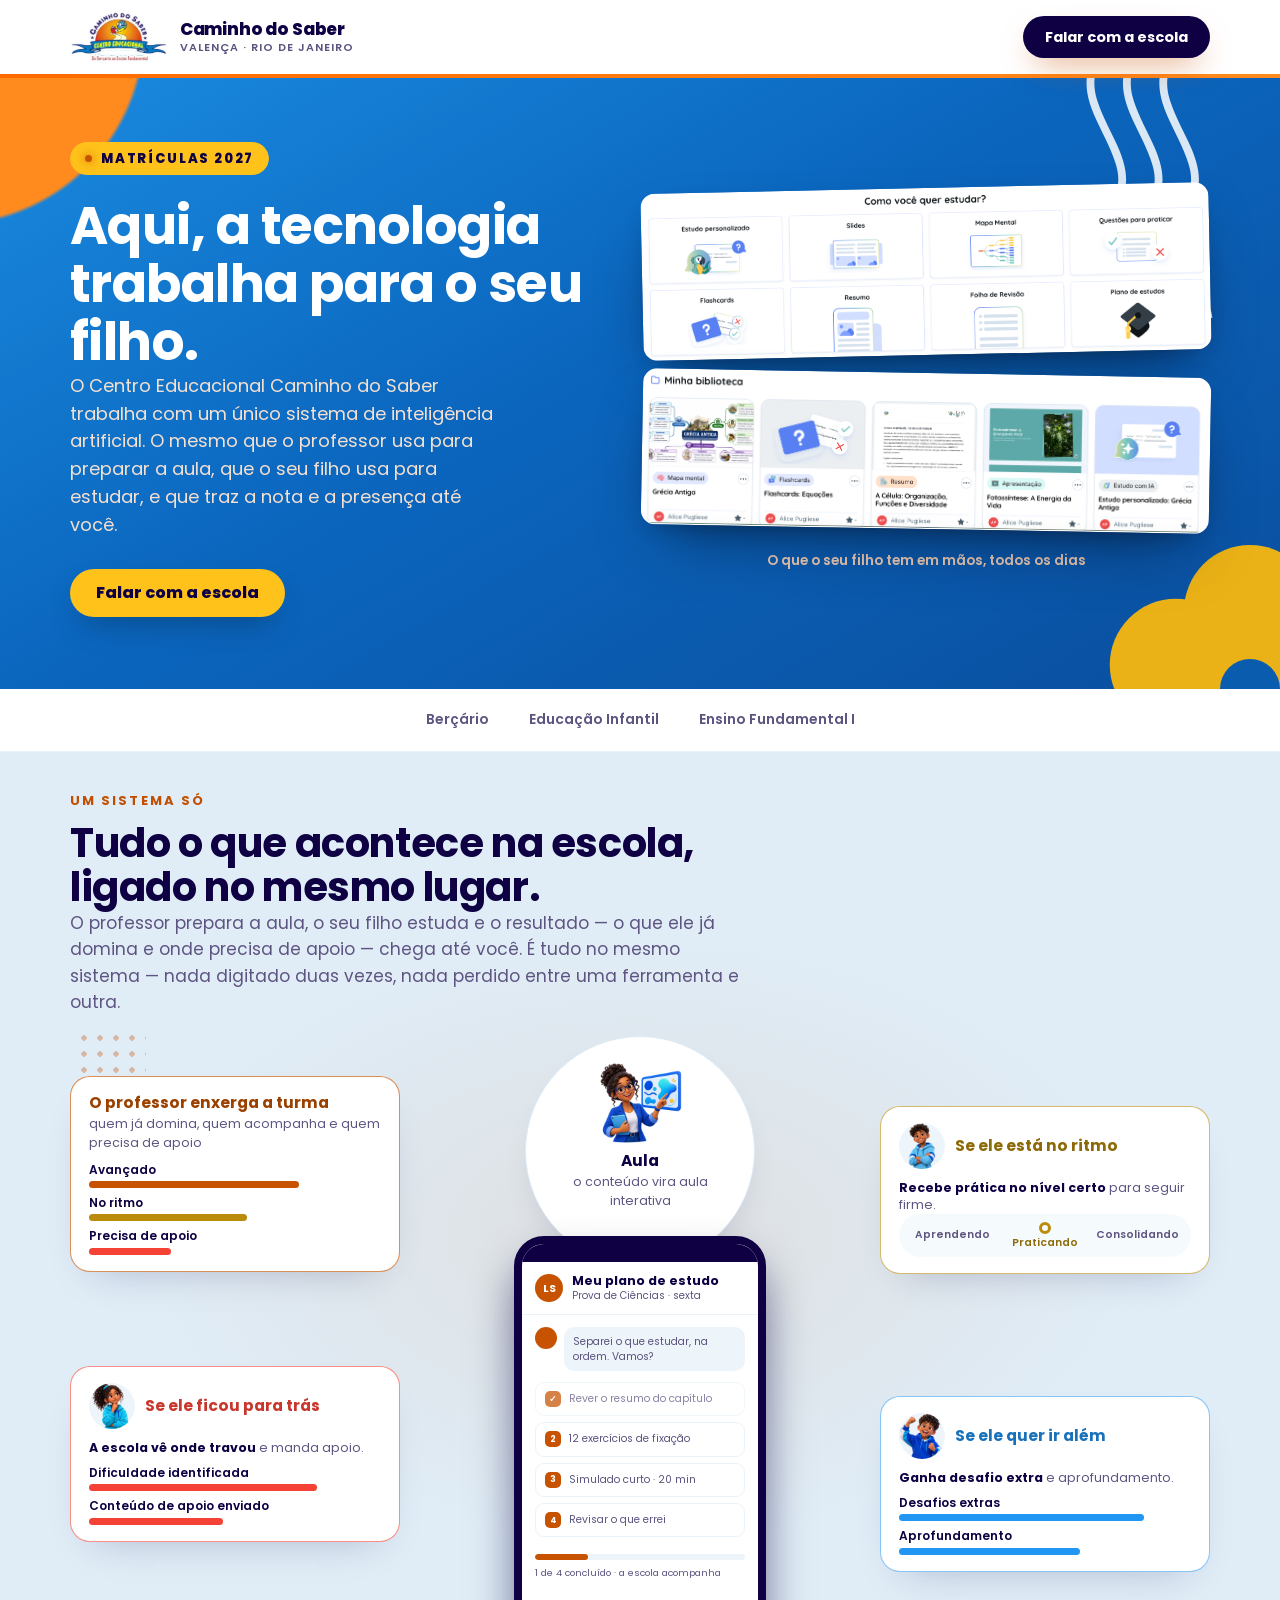
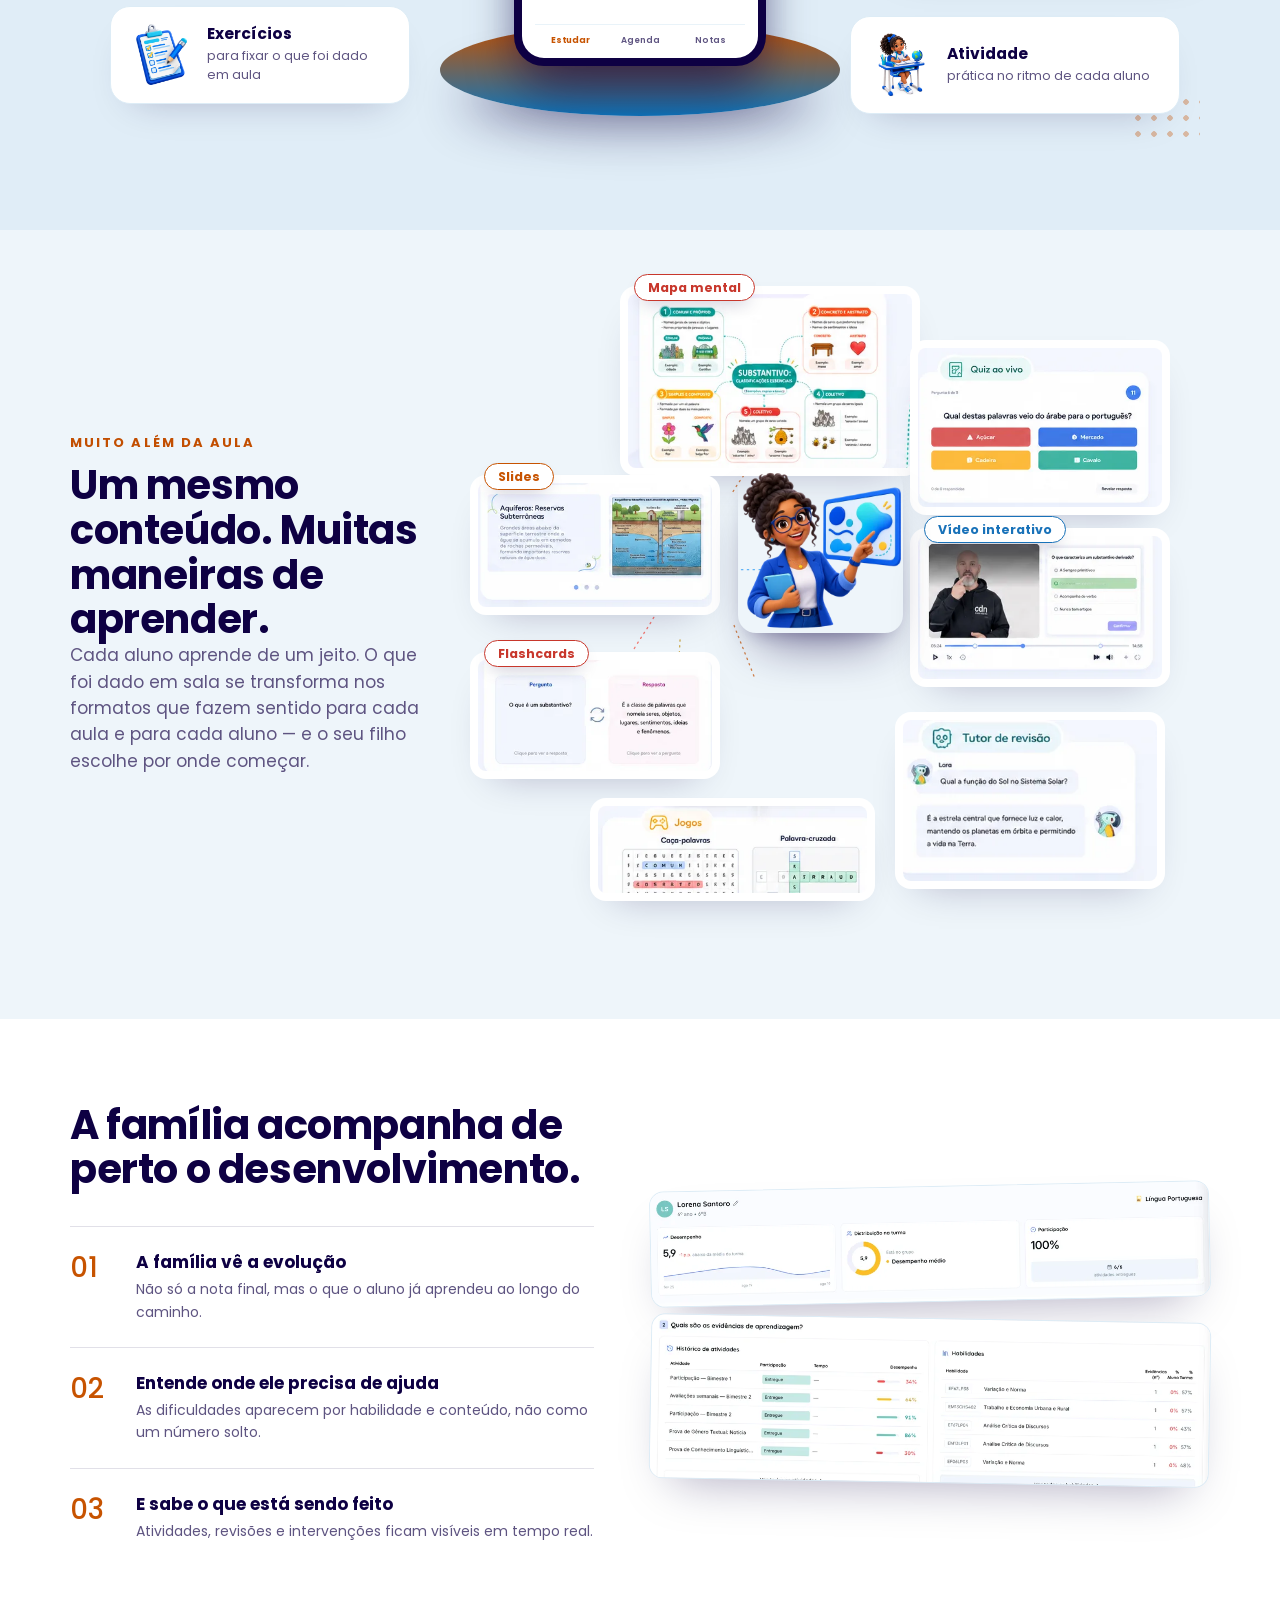
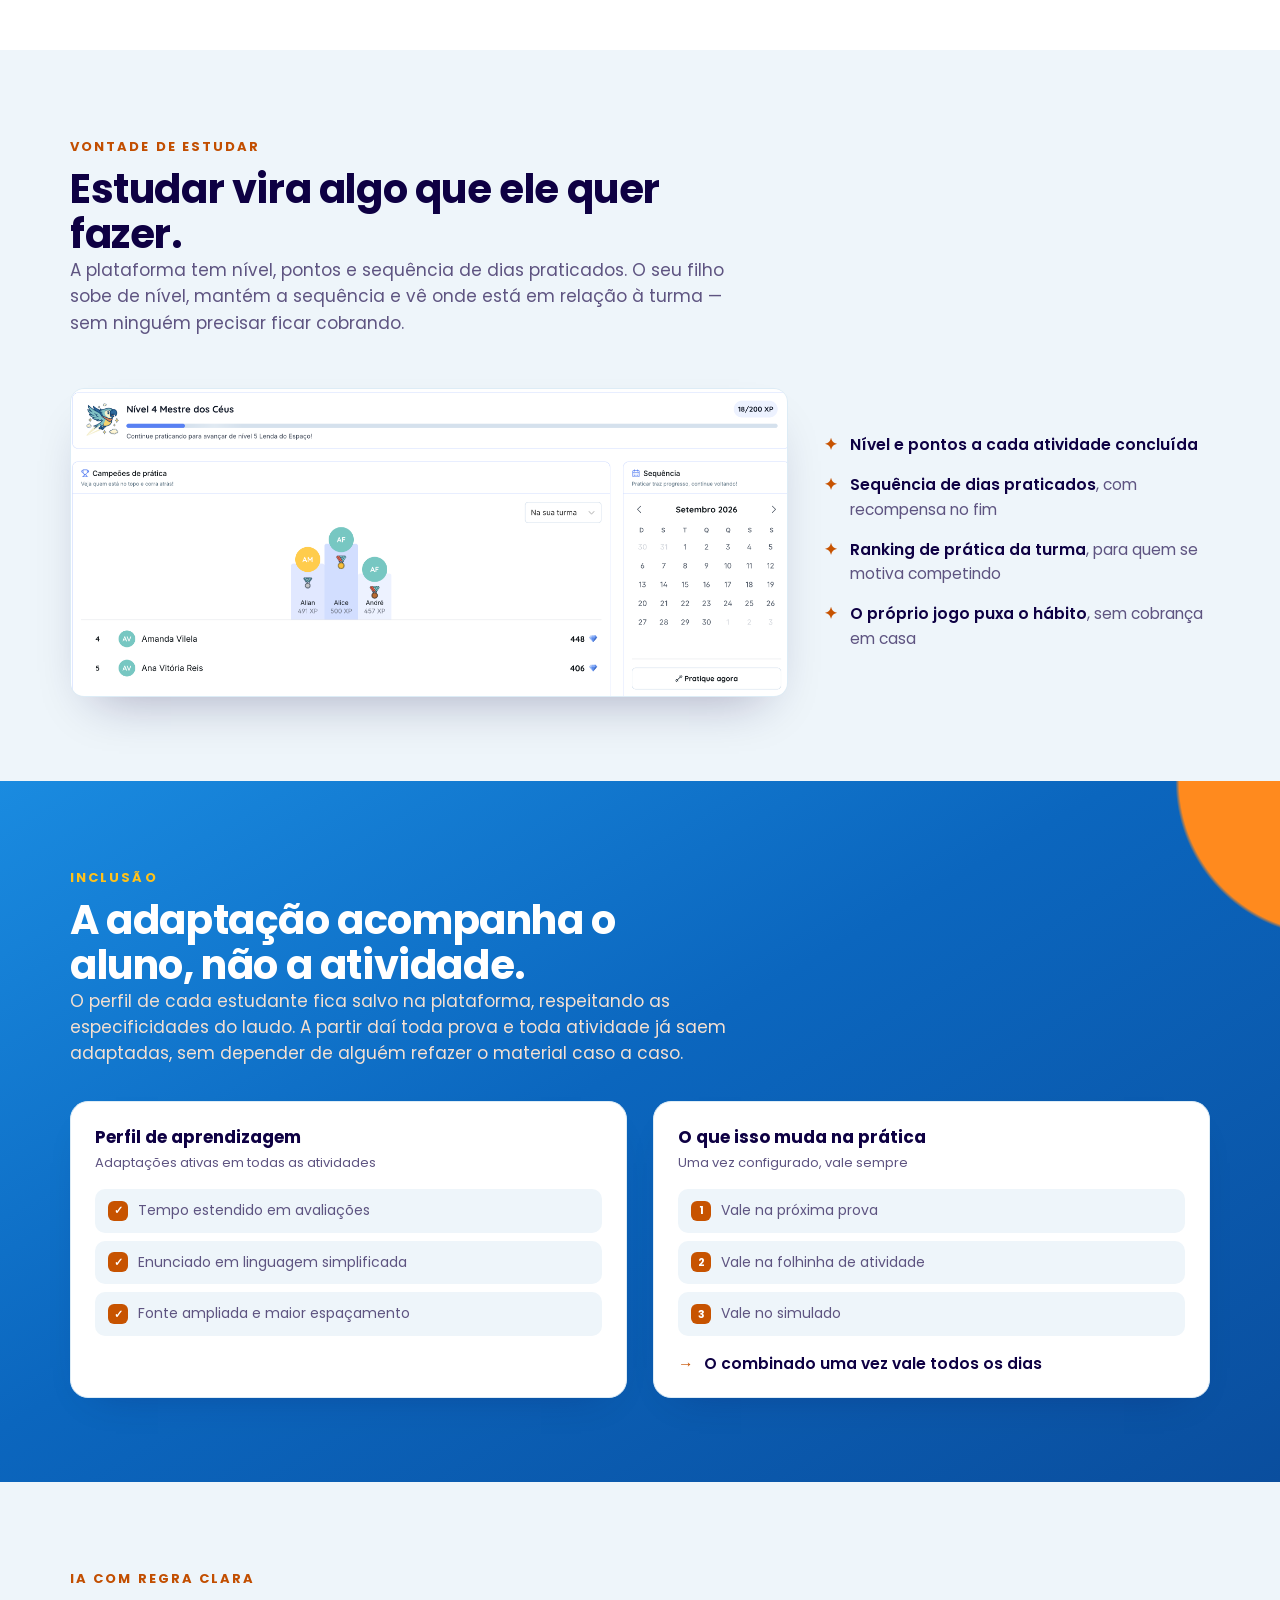
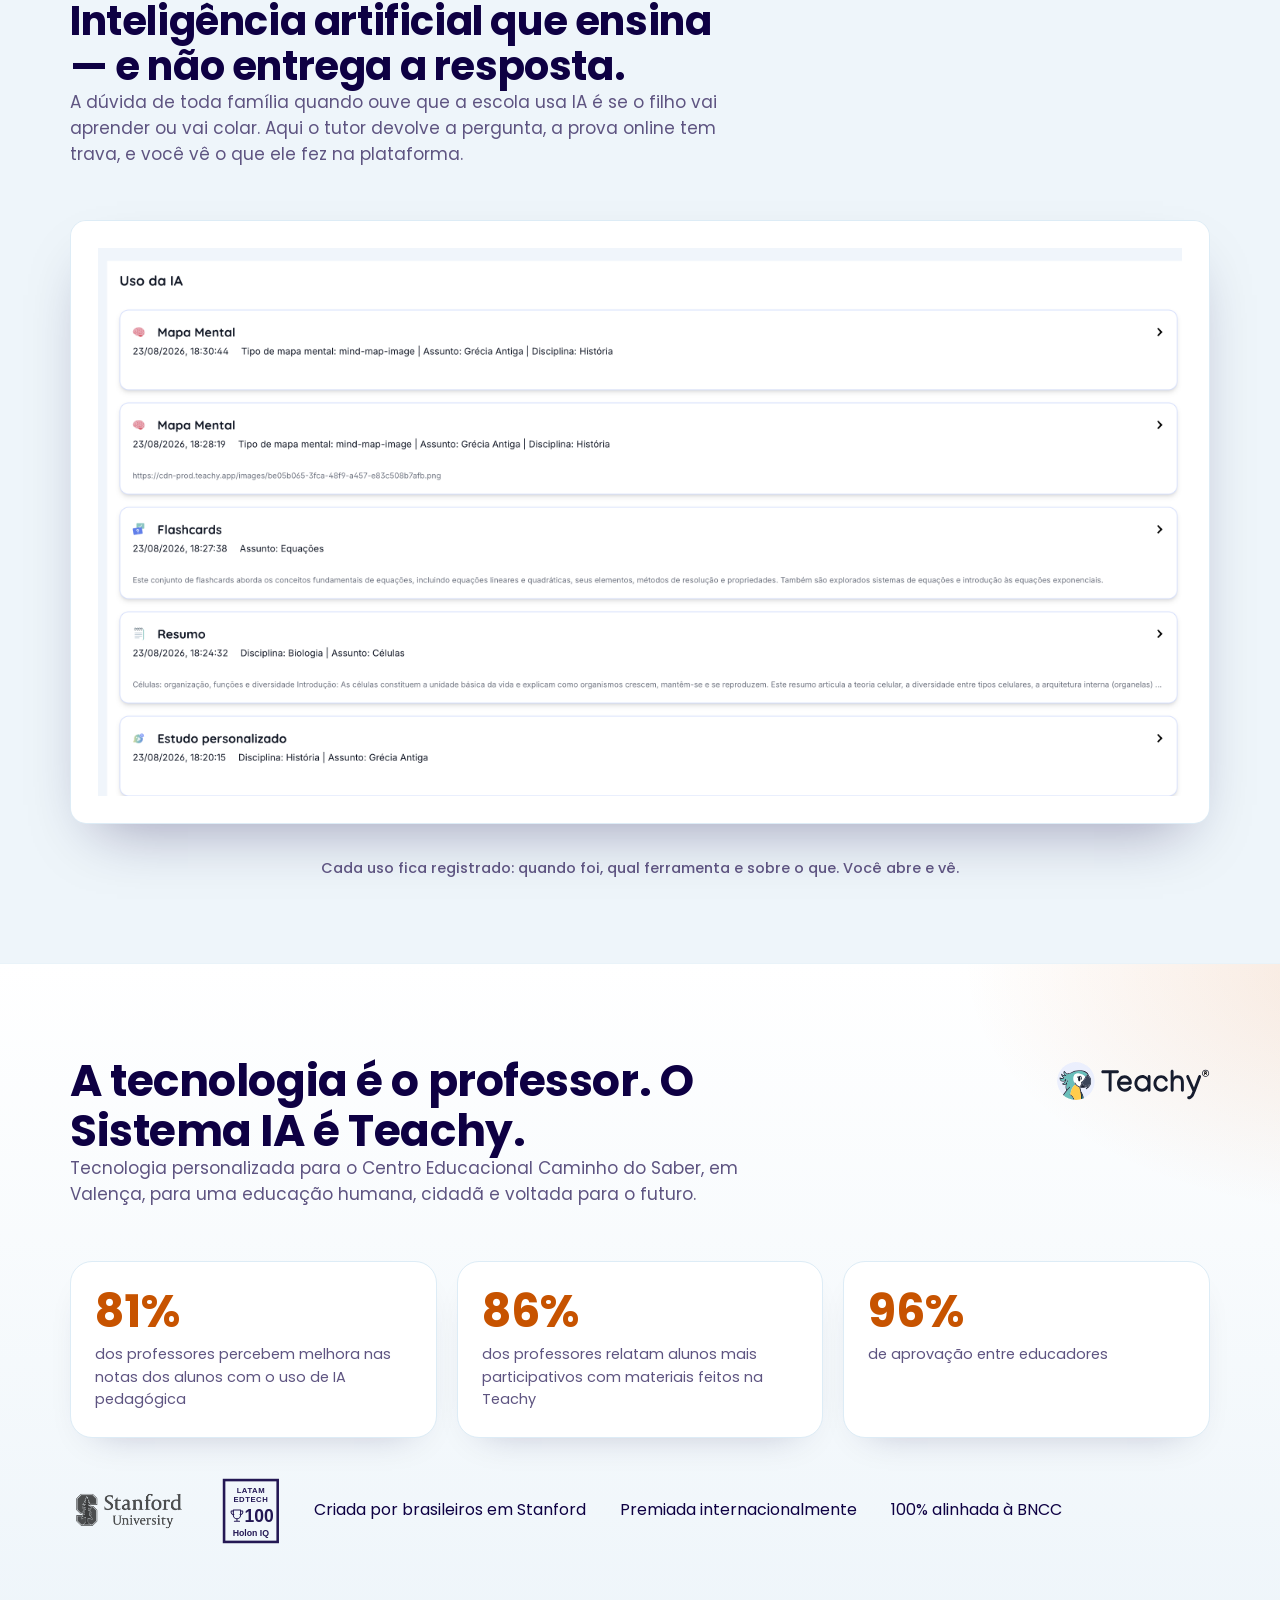
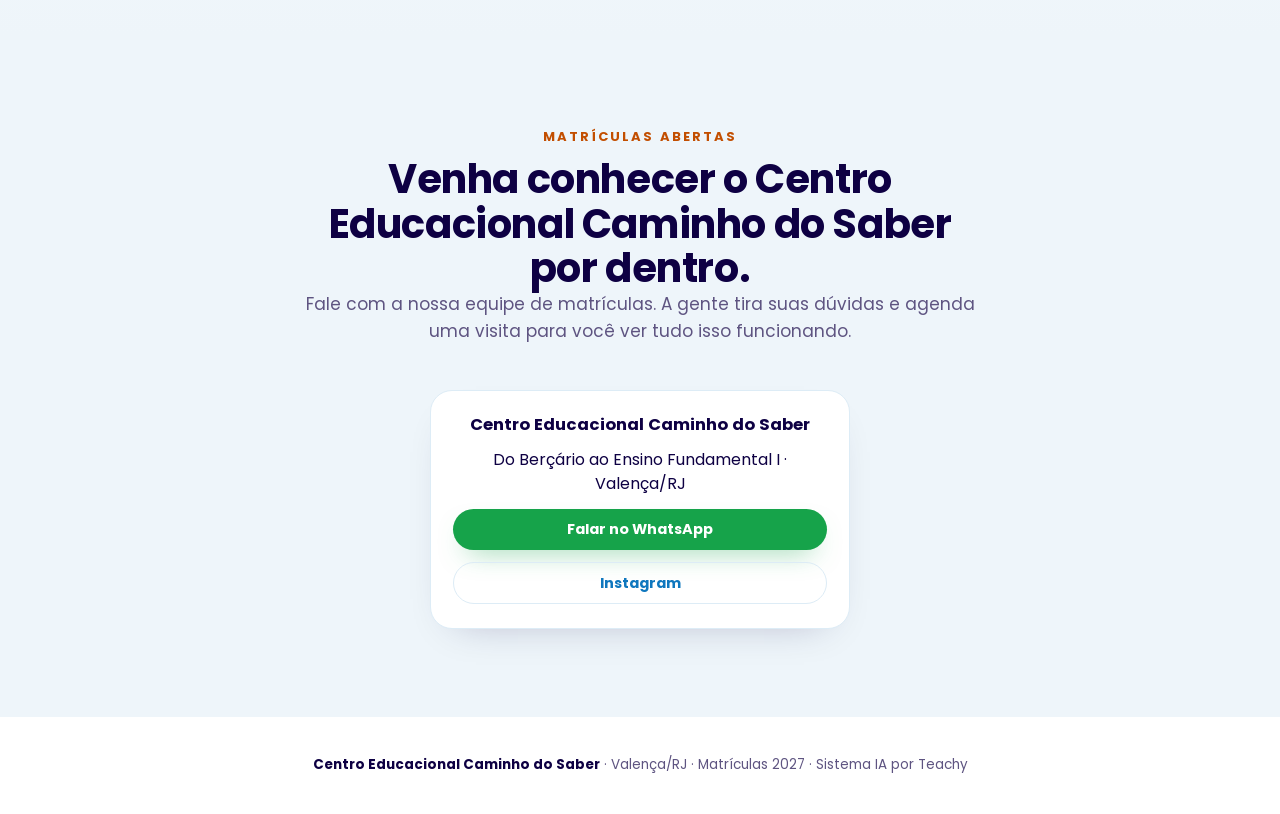
<file: caminhodosaber/index.html>
<!doctype html>
<html lang="pt-BR">
<head>
<meta charset="utf-8">
<meta name="viewport" content="width=device-width,initial-scale=1">
<title>Centro Educacional Caminho do Saber · O Sistema IA da escola</title>
<link rel="preconnect" href="https://fonts.googleapis.com">
<link rel="preconnect" href="https://fonts.gstatic.com" crossorigin>
<link href="https://fonts.googleapis.com/css2?family=Poppins:wght@300;400;500;600;700;800&display=swap" rel="stylesheet">
<link rel="stylesheet" href="lp-material.css">
<style>
/* ═══════════════════════════════════════════════════════════════
   Brand kit do Centro Educacional Caminho do Saber: cores e fonte do site
   (laranja, índigo, azul, Poppins) e formas da campanha Matrículas 2027.
   Sobrescreve o template; o resto do lp-material.css fica intacto.
   ═══════════════════════════════════════════════════════════════ */
.lpm{
 --lpm-principal:#0F77BE;
 --lpm-vivo:#c75300;
 --lpm-navy:#0E0043;
 --lpm-navy2:#2b1f5a;
 --lpm-gelo:#eef5fa;
 --lpm-gelo2:#e0edf7;
 --lpm-destaque:#c75300;
 --lpm-destaque-claro:#edc8ad;
 --lpm-reforco:#F44336;
 --lpm-reforco-escuro:#c8372c;
 --lpm-ritmo:#bb8c0b;
 --lpm-ritmo-escuro:#8d6a08;
 --lpm-alem:#2196F3;
 --lpm-alem-escuro:#1972b9;
 --lpm-tinta:#0E0043;
 --lpm-tinta-suave:#5e5481;
 --lpm-font-display:"Poppins",sans-serif;
 --lpm-font-body:"Poppins",sans-serif;
}
/* ═══════════════════════════════════════════════════════════════
   Camada Enterprise — só o que não existe no template de material.
   Tudo o mais vem de lp-material.css, sem alteração.
   ═══════════════════════════════════════════════════════════════ */
body{margin:0}

/* barra de topo */
.ent-topo{position:sticky;top:0;z-index:70;background:#fff}
.ent-topo:after{content:"";display:block;height:4px;background:linear-gradient(90deg,#FF6A00,#FF8A1E)}
.ent-topo__in{display:flex;align-items:center;gap:12px;padding:11px 0}
.ent-topo__marca{height:52px;display:grid;place-items:center}
.ent-topo__marca img{height:52px;width:auto;display:block}
.ent-topo__nome{font:800 17px/1.15 var(--lpm-font-display);color:var(--lpm-navy);letter-spacing:-.01em}
.ent-topo__nome s{display:block;text-decoration:none;font:600 11px/1.3 var(--lpm-font-body);letter-spacing:.09em;text-transform:uppercase;color:var(--lpm-tinta-suave)}
.ent-topo .lpm-btn{margin-left:auto;height:42px;padding:0 22px;font-size:14.5px;background:var(--lpm-principal);color:#fff;border-radius:999px;font-weight:700}
@media (max-width:560px){
 .ent-topo__marca,.ent-topo__marca img{height:42px}
 .ent-topo__nome{font-size:15px}
 .ent-topo__nome s{display:none}
 .ent-topo .lpm-btn{height:38px;padding:0 15px;font-size:13.5px;white-space:nowrap}
}

/* visual do hero: tela de produto flutuando */
.ent-hero-tela{position:relative;flex-direction:column;width:100%;margin:0}
.lpm .ent-hero-tela figcaption{margin:22px 0 0;font:600 13.5px var(--lpm-font-body);color:var(--lpm-texto-claro-2);text-align:center}
/* as duas telas de insights, empilhadas e levemente inclinadas */
.ent-telas{display:flex;flex-direction:column;gap:18px;width:100%}
.ent-telas img{width:100%;border-radius:14px;border:1px solid rgba(255,255,255,.14);background:#fff;box-shadow:0 30px 64px -26px rgba(3,12,28,.62),0 10px 24px -14px rgba(3,12,28,.45)}
.ent-telas img:first-child{transform:rotate(-1.2deg)}
.ent-telas img:last-child{transform:rotate(1deg)}
/* hero: coluna da direita mais larga, pra os insights ficarem legíveis */
@media(min-width:1024px){
 .lpm-hero__in{grid-template-columns:minmax(0,1fr) minmax(0,568px);gap:44px}
 .lpm-hero__conteudo{max-width:520px}
}
/* família: as telas de insight do responsável */
.ent-telas-familia{display:flex;flex-direction:column;gap:20px;margin-top:8px}
.ent-telas-familia img{width:100%;border-radius:14px;border:1px solid var(--lpm-borda);background:#fff;box-shadow:0 24px 50px -24px color-mix(in srgb,var(--lpm-navy) 35%,transparent)}
.ent-telas-familia img:first-child{transform:rotate(-.8deg)}
.ent-telas-familia img:last-child{transform:rotate(.7deg)}
/* tela em largura cheia */
.ent-tela-larga{margin-top:52px}
.ent-tela-larga img{width:100%;border-radius:16px;border:1px solid var(--lpm-borda);background:#fff;box-shadow:0 28px 60px -26px color-mix(in srgb,var(--lpm-navy) 38%,transparent)}
.lpm .ent-legenda{margin:34px 0 0;text-align:center;font:500 14.5px var(--lpm-font-body);color:var(--lpm-tinta-suave)}
/* gamificação */
.ent-gami{display:grid;gap:26px;margin-top:52px}
@media(min-width:1024px){.ent-gami{grid-template-columns:minmax(0,1.3fr) minmax(0,.7fr);align-items:center;gap:36px}}
.ent-gami img{width:100%;border-radius:14px;border:1px solid var(--lpm-borda);background:#fff;box-shadow:0 24px 50px -24px color-mix(in srgb,var(--lpm-navy) 32%,transparent)}
.ent-gami ul{margin:0;padding:0;list-style:none;display:flex;flex-direction:column;gap:15px}
.ent-gami li{position:relative;padding-left:26px;font:400 15.5px/1.6 var(--lpm-font-body);color:var(--lpm-tinta-suave)}
.ent-gami li:before{content:"\2726";position:absolute;left:0;top:0;color:var(--lpm-vivo);font-weight:700}
.ent-gami li b{color:var(--lpm-navy);font-weight:600}

/* centro da órbita: o espaço do aluno num celular, apoiado no pedestal */
.lpm-arte__livro.ent-fone{width:min(252px,66vw);height:430px;display:flex;flex-direction:column;background:#fff;border:8px solid var(--lpm-navy);border-radius:30px;overflow:hidden;box-shadow:0 26px 50px -22px color-mix(in srgb,var(--lpm-navy) 55%,transparent);text-align:left}
.ent-fone__topo{height:18px;background:var(--lpm-navy)}
.ent-fone__cab{display:flex;align-items:center;gap:9px;padding:11px 13px 10px;border-bottom:1px solid var(--lpm-borda-suave)}
.ent-fone__av{width:28px;height:28px;border-radius:50%;background:var(--lpm-vivo);color:#fff;display:grid;place-items:center;font:700 11px var(--lpm-font-display);flex:none}
.ent-fone__cab b{display:block;font:700 12.5px var(--lpm-font-display);color:var(--lpm-navy);line-height:1.25}
.ent-fone__cab s{display:block;text-decoration:none;font-size:10px;color:var(--lpm-tinta-suave)}
.ent-fone__corpo{padding:12px 13px 0;flex:1;display:flex;flex-direction:column}
.ent-fone__lara{display:flex;gap:7px;align-items:flex-start;margin-bottom:11px}
.ent-fone__lara:before{content:"";width:22px;height:22px;border-radius:50%;background:linear-gradient(135deg,var(--lpm-vivo),var(--lpm-destaque));flex:none}
.ent-fone__bolha{font-size:10.5px;line-height:1.45;background:var(--lpm-gelo);border-radius:10px;padding:7px 9px;color:var(--lpm-tinta-suave)}
.ent-fone__item{display:flex;align-items:center;gap:8px;font-size:10.5px;color:var(--lpm-tinta-suave);border:1px solid var(--lpm-borda-suave);border-radius:9px;padding:8px 9px;margin-bottom:6px}
.ent-fone__item i{width:16px;height:16px;border-radius:5px;background:var(--lpm-vivo);color:#fff;display:grid;place-items:center;font:700 8.5px var(--lpm-font-display);font-style:normal;flex:none}
.ent-fone__item.feito{color:var(--lpm-tinta-suave);opacity:.72}
.ent-fone__item.feito i{background:var(--lpm-destaque)}
.ent-fone__barra{height:6px;border-radius:99px;background:var(--lpm-gelo);margin-top:11px;overflow:hidden}
.ent-fone__barra s{display:block;width:25%;height:100%;border-radius:99px;background:var(--lpm-vivo)}
.ent-fone__nota{font-size:9.5px;color:var(--lpm-tinta-suave);margin-top:6px}
.ent-fone__nav{margin-top:auto;display:flex;border-top:1px solid var(--lpm-borda-suave);padding:9px 0 11px}
.ent-fone__nav i{flex:1;text-align:center;font:600 8.5px var(--lpm-font-body);font-style:normal;color:var(--lpm-tinta-suave)}
.ent-fone__nav i.on{color:var(--lpm-vivo);font-weight:700}

/* centro do leque: a aula como origem dos formatos */
.lpm-f2--livro.ent-aula img{aspect-ratio:1;border-radius:18px;transform:none;width:min(190px,50vw)}

/* seções próprias do Enterprise */
.ent-duo{display:grid;gap:20px;margin-top:34px}
@media(min-width:900px){.ent-duo{grid-template-columns:1fr 1fr;gap:26px}}
.ent-card{background:#fff;border:1px solid var(--lpm-borda);border-radius:18px;padding:22px 24px;box-shadow:0 16px 40px -26px color-mix(in srgb,var(--lpm-navy) 30%,transparent)}
.ent-card__t{font:700 17px var(--lpm-font-display);color:var(--lpm-navy)}
.lpm .ent-card__s{font-size:13px;color:var(--lpm-tinta-suave);margin-top:3px}
.ent-passos{margin-top:16px;display:flex;flex-direction:column;gap:8px}
.ent-passo{display:flex;align-items:center;gap:10px;font-size:14px;color:var(--lpm-tinta-suave);background:var(--lpm-gelo);border-radius:10px;padding:11px 13px}
.ent-passo b{width:20px;height:20px;border-radius:6px;background:var(--lpm-vivo);color:#fff;display:grid;place-items:center;font:700 11px var(--lpm-font-display);flex:none}
.ent-passo.ok b{background:var(--lpm-destaque)}
.ent-alerta{margin-top:16px;display:flex;gap:11px;align-items:flex-start;background:color-mix(in srgb,var(--lpm-ritmo) 12%,#fff);border:1px solid color-mix(in srgb,var(--lpm-ritmo) 32%,#fff);border-radius:12px;padding:13px 15px}
.ent-alerta span{font-size:13px;line-height:1.55;color:var(--lpm-ritmo-escuro);font-weight:500}
.ent-tabela{width:100%;border-collapse:collapse;margin-top:14px;font-size:13.5px}
.ent-tabela th{text-align:left;font:600 10.5px var(--lpm-font-body);letter-spacing:.08em;text-transform:uppercase;color:var(--lpm-tinta-suave);padding:0 10px 9px 0;border-bottom:1px solid var(--lpm-borda)}
.ent-tabela td{padding:10px 10px 10px 0;border-bottom:1px solid var(--lpm-borda-suave);color:var(--lpm-tinta-suave)}
.ent-tabela td b{color:var(--lpm-navy);font-weight:600}
.ent-remate{margin-top:16px;font:600 15.5px var(--lpm-font-body);color:var(--lpm-navy);display:flex;gap:10px}
.ent-remate:before{content:"→";color:var(--lpm-vivo);font-weight:700}
.ent-rodape{padding:38px 0;text-align:center;font-size:13.5px;color:var(--lpm-tinta-suave)}
.ent-rodape b{color:var(--lpm-navy)}
/* selos: cada um no seu tamanho ótico */
.lpm-teachy__provas .ent-selo-stanford{height:44px}
.lpm-teachy__provas .lpm-selo-holoniq{height:66px;width:auto}

/* CTA com uma única unidade: card centrado */
.lpm-matricula__grid[data-quantidade="1"] .lpm-unidade{align-items:center;text-align:center}
.lpm-matricula__grid[data-quantidade="1"] .lpm-unidade .lpm-btn{width:100%;justify-content:center}

/* identidade Caminho do Saber: site (laranja #FF6A00, índigo #0E0043, Poppins)
   + campanha Matrículas 2027 (azul royal, flor amarela, ondas brancas) */
.ent-topo{border-bottom:0}
.lpm-hero{background:
   radial-gradient(420px 420px at -4% -8%, #FF8A1E 0 46%, transparent 47%),
   linear-gradient(150deg,#1A8BE0 0%,#0B66BE 45%,#0A4E9E 100%)}
.lpm-hero:before{content:"";position:absolute;right:-120px;bottom:-150px;width:300px;height:300px;background:url("data:image/svg+xml,%3Csvg xmlns='http://www.w3.org/2000/svg' viewBox='0 0 200 200'%3E%3Ccircle cx='100.0' cy='48.0' r='44' fill='%23F6B80F'/%3E%3Ccircle cx='149.5' cy='83.9' r='44' fill='%23F6B80F'/%3E%3Ccircle cx='130.6' cy='142.1' r='44' fill='%23F6B80F'/%3E%3Ccircle cx='69.4' cy='142.1' r='44' fill='%23F6B80F'/%3E%3Ccircle cx='50.5' cy='83.9' r='44' fill='%23F6B80F'/%3E%3Ccircle cx='100' cy='100' r='30' fill='%23F6B80F'/%3E%3Ccircle cx='100' cy='100' r='20' fill='%230B5DB0'/%3E%3C/svg%3E") center/contain no-repeat;opacity:.95;pointer-events:none}
.lpm-hero:after{content:"";position:absolute;right:-30px;top:-40px;width:260px;height:300px;background:url("data:image/svg+xml,%3Csvg xmlns='http://www.w3.org/2000/svg' viewBox='0 0 300 300' fill='none' stroke='%23fff' stroke-width='9' stroke-linecap='round'%3E%3Cpath d='M60 -10 C 10 60, 120 110, 70 180 S 130 280, 90 320'/%3E%3Cpath d='M102 -10 C 52 60, 162 110, 112 180 S 172 280, 132 320'/%3E%3Cpath d='M144 -10 C 94 60, 204 110, 154 180 S 214 280, 174 320'/%3E%3C/svg%3E") center/contain no-repeat;opacity:.85;pointer-events:none}
.lpm-hero__in{position:relative;z-index:1}
.lpm-hero__brilho{display:none}
.lpm-hero .lpm-eyebrow{background:#FFC21A;color:#0E0043;border-color:#FFC21A;font-weight:800}
.lpm-hero .lpm-btn--solido{background:#FFC21A;color:#0E0043;font-weight:800;box-shadow:0 14px 32px -12px rgba(0,0,0,.35)}
.lpm-hero .lpm-btn--solido:hover{background:#FFD24F}
.ent-topo .lpm-btn{background:#0E0043}
.lpm-kicker{color:#C24E00}
.lpm-pessoal .lpm-kicker{color:#FFC21A}
.lpm-pessoal{background:
   radial-gradient(380px 380px at 104% 0%, #FF8A1E 0 40%, transparent 41%),
   linear-gradient(150deg,#1A8BE0 0%,#0B66BE 45%,#0A4E9E 100%)}
.lpm-footer{background:#0E0043}
@media (max-width:700px){
 .lpm-hero:before{width:170px;height:170px;right:-50px;bottom:-50px}
 .lpm-hero:after{width:150px;height:180px;right:-40px;top:-30px;opacity:.6}
 .lpm-hero{background:
   radial-gradient(220px 220px at -10% -6%, #FF8A1E 0 46%, transparent 47%),
   linear-gradient(150deg,#1A8BE0 0%,#0B66BE 45%,#0A4E9E 100%)}
}

</style>
</head>
<body>
<div class="lpm lpm--preview">

<div class="ent-topo"><div class="lpm-wrap ent-topo__in">
 <div class="ent-topo__marca"><img src="img/escola-logo.webp" alt="Centro Educacional Caminho do Saber"></div>
 <span class="ent-topo__nome">Caminho do Saber<s>Valença · Rio de Janeiro</s></span>
 <a class="lpm-btn lpm-btn--solido" href="#matricula">Falar com a escola</a>
</div></div>

<!-- ═══ HERO ═══ -->
<section class="lpm-hero">
 <div class="lpm-hero__brilho" aria-hidden="true"></div>
 <div class="lpm-wrap lpm-hero__in">
  <div class="lpm-hero__conteudo">
   <span class="lpm-eyebrow">Matrículas 2027</span>
   <h1 class="lpm-hero__title">Aqui, a tecnologia trabalha para o seu filho.</h1>
   <p class="lpm-hero__sub">O Centro Educacional Caminho do Saber trabalha com um único sistema de inteligência artificial. O mesmo que o professor usa para preparar a aula, que o seu filho usa para estudar, e que traz a nota e a presença até você.</p>
   <div class="lpm-hero__ctas">
    <a class="lpm-btn lpm-btn--solido" href="#matricula">Falar com a escola</a>
   </div>
  </div>
  <figure class="lpm-hero__capas ent-hero-tela">
   <div class="ent-telas">
    <img src="img/tela/formatos-estudo.png" alt="As formas de estudar disponíveis para o aluno na plataforma" loading="eager">
    <img src="img/tela/biblioteca-aluno.png" alt="Materiais que o próprio aluno criou na plataforma" loading="eager">
   </div>
   <figcaption>O que o seu filho tem em mãos, todos os dias</figcaption>
  </figure>
 </div>
</section>

<div class="lpm-logos"><div class="lpm-wrap lpm-logos__in">
 <span class="lpm-logos__pill"><span>Berçário</span></span>
 <span class="lpm-logos__pill"><span>Educação Infantil</span></span>
 <span class="lpm-logos__pill"><span>Ensino Fundamental I</span></span>
</div></div>

<!-- ═══ ÓRBITA · o ciclo da aula ═══ -->
<section class="lpm-secao lpm-secao--justa lpm-secao--arte">
 <div class="lpm-wrap">
  <div class="lpm-reveal">
   <span class="lpm-kicker">Um sistema só</span>
   <h2>Tudo o que acontece na escola, ligado no mesmo lugar.</h2>
   <p class="lpm-secao__lead">O professor prepara a aula, o seu filho estuda e o resultado — o que ele já domina e onde precisa de apoio — chega até você. É tudo no mesmo sistema — nada digitado duas vezes, nada perdido entre uma ferramenta e outra.</p>
  </div>

  <div class="lpm-arte lpm-reveal">
   <svg class="lpm-arte__fios" viewBox="0 0 700 700" aria-hidden="true">
    <path d="M 250 150 C 268 160 275 170 282 182" style="stroke:var(--lpm-reforco)"/>
    <path d="M 440 130 C 420 150 410 165 398 185" style="stroke:var(--lpm-destaque)"/>
    <path d="M 248 262 C 258 262 266 262 278 262" style="stroke:var(--lpm-vivo)"/>
    <path d="M 442 300 C 430 300 420 300 408 300" style="stroke:var(--lpm-alem)"/>
    <path d="M 250 420 C 262 400 270 390 280 372" style="stroke:var(--lpm-reforco)"/>
    <path d="M 432 462 C 420 430 412 412 400 380" style="stroke:var(--lpm-destaque)"/>
    <path d="M 300 560 C 310 520 315 500 320 400" style="stroke:var(--lpm-ritmo)"/>
   </svg>
   <div class="lpm-arte__dots lpm-arte__dots--tl" aria-hidden="true"></div>
   <div class="lpm-arte__dots lpm-arte__dots--br" aria-hidden="true"></div>

   <div class="lpm-arte__palco" aria-hidden="true"></div>

   <div class="lpm-arte__livro ent-fone" role="img" aria-label="O espaço do aluno na plataforma, com o plano de estudo montado pela Lara">
    <div class="ent-fone__topo"></div>
    <div class="ent-fone__cab">
     <span class="ent-fone__av">LS</span>
     <span><b>Meu plano de estudo</b><s>Prova de Ciências · sexta</s></span>
    </div>
    <div class="ent-fone__corpo">
     <div class="ent-fone__lara"><span class="ent-fone__bolha">Separei o que estudar, na ordem. Vamos?</span></div>
     <div class="ent-fone__item feito"><i>✓</i>Rever o resumo do capítulo</div>
     <div class="ent-fone__item"><i>2</i>12 exercícios de fixação</div>
     <div class="ent-fone__item"><i>3</i>Simulado curto · 20 min</div>
     <div class="ent-fone__item"><i>4</i>Revisar o que errei</div>
     <div class="ent-fone__barra"><s></s></div>
     <div class="ent-fone__nota">1 de 4 concluído · a escola acompanha</div>
     <div class="ent-fone__nav"><i class="on">Estudar</i><i>Agenda</i><i>Notas</i></div>
    </div>
   </div>

   <div class="lpm-arte__card lpm-arte__card--insights">
    <div class="lpm-arte__titulo lpm-arte__titulo--insights">O professor enxerga a turma</div>
    <div class="lpm-arte__sub">quem já domina, quem acompanha e quem precisa de apoio</div>
    <div class="lpm-arte__linhas">
     <div class="lpm-arte__aluno"><span>Avançado</span><i style="width:72%;background:var(--lpm-destaque)"></i></div>
     <div class="lpm-arte__aluno"><span>No ritmo</span><i style="width:54%;background:var(--lpm-ritmo)"></i></div>
     <div class="lpm-arte__aluno"><span>Precisa de apoio</span><i style="width:28%;background:var(--lpm-reforco)"></i></div>
    </div>
    </div>

   <div class="lpm-arte__card lpm-arte__card--aula">
    <img src="img/ilustra/professora-aula.webp" alt="" loading="lazy">
    <div class="lpm-arte__titulo">Aula</div>
    <div class="lpm-arte__sub">o conteúdo vira aula interativa</div>
    </div>

   <div class="lpm-arte__card lpm-arte__card--ritmo">
    <div class="lpm-arte__cabeca">
     <img src="img/ilustra/aluno-ritmo.webp" alt="" loading="lazy">
     <div class="lpm-arte__titulo lpm-arte__titulo--ritmo">Se ele está no ritmo</div>
    </div>
    <p class="lpm-arte__proposta"><strong>Recebe prática no nível certo</strong> para seguir firme.</p>
    <div class="lpm-arte__stepper"><span>Aprendendo</span><span class="ativo">Praticando</span><span>Consolidando</span></div>
    </div>

   <div class="lpm-arte__card lpm-arte__card--reforco">
    <div class="lpm-arte__cabeca">
     <img src="img/ilustra/aluna-reforco.webp" alt="" loading="lazy">
     <div class="lpm-arte__titulo lpm-arte__titulo--reforco">Se ele ficou para trás</div>
    </div>
    <p class="lpm-arte__proposta"><strong>A escola vê onde travou</strong> e manda apoio.</p>
    <div class="lpm-arte__linhas">
     <div class="lpm-arte__aluno"><span>Dificuldade identificada</span><i style="width:78%;background:var(--lpm-reforco)"></i></div>
     <div class="lpm-arte__aluno"><span>Conteúdo de apoio enviado</span><i style="width:46%;background:var(--lpm-reforco)"></i></div>
    </div>
    </div>

   <div class="lpm-arte__card lpm-arte__card--alem">
    <div class="lpm-arte__cabeca">
     <img src="img/ilustra/aluno-alem.webp" alt="" loading="lazy">
     <div class="lpm-arte__titulo lpm-arte__titulo--alem">Se ele quer ir além</div>
    </div>
    <p class="lpm-arte__proposta"><strong>Ganha desafio extra</strong> e aprofundamento.</p>
    <div class="lpm-arte__linhas">
     <div class="lpm-arte__aluno"><span>Desafios extras</span><i style="width:84%;background:var(--lpm-alem)"></i></div>
     <div class="lpm-arte__aluno"><span>Aprofundamento</span><i style="width:62%;background:var(--lpm-alem)"></i></div>
    </div>
    </div>

   <div class="lpm-arte__card lpm-arte__card--exercicios">
    <img src="img/ilustra/exercicios.webp" alt="" loading="lazy">
    <div><div class="lpm-arte__titulo">Exercícios</div>
    <div class="lpm-arte__sub">para fixar o que foi dado em aula</div></div>
   </div>

   <div class="lpm-arte__card lpm-arte__card--atividade">
    <img src="img/ilustra/aluna-atividade.webp" alt="" loading="lazy">
    <div><div class="lpm-arte__titulo">Atividade</div>
    <div class="lpm-arte__sub">prática no ritmo de cada aluno</div></div>
   </div>
  </div>
 </div>
</section>

<!-- ═══ LEQUE · formatos de estudo ═══ -->
<section class="lpm-secao lpm-secao--gelo lpm-secao--formatos">
 <div class="lpm-wrap lpm-formatos-col">
  <div class="lpm-reveal">
   <span class="lpm-kicker">Muito além da aula</span>
   <h2>Um mesmo conteúdo. Muitas maneiras de aprender.</h2>
   <p class="lpm-secao__lead">Cada aluno aprende de um jeito. O que foi dado em sala se transforma nos formatos que fazem sentido para cada aula e para cada aluno — e o seu filho escolhe por onde começar.</p>
  </div>

  <div class="lpm-formatos2 lpm-reveal" style="--d:0.1s">
   <svg class="lpm-formatos2__fios" viewBox="0 0 700 700" aria-hidden="true">
    <path d="M 250 150 C 268 160 275 170 282 182" style="stroke:var(--lpm-reforco)"/>
    <path d="M 440 130 C 420 150 410 165 398 185" style="stroke:var(--lpm-destaque)"/>
    <path d="M 248 262 C 258 262 266 262 278 262" style="stroke:var(--lpm-vivo)"/>
    <path d="M 442 300 C 430 300 420 300 408 300" style="stroke:var(--lpm-alem)"/>
    <path d="M 250 420 C 262 400 270 390 280 372" style="stroke:var(--lpm-reforco)"/>
    <path d="M 432 462 C 420 430 412 412 400 380" style="stroke:var(--lpm-destaque)"/>
    <path d="M 300 560 C 310 520 315 500 320 400" style="stroke:var(--lpm-ritmo)"/>
   </svg>

   <div class="lpm-f2 lpm-f2--livro ent-aula">
    <img src="img/ilustra/professora-aula.webp" alt="Professora em aula no Centro Educacional Caminho do Saber" loading="lazy">
   </div>

   <div class="lpm-f2 lpm-f2--mapa">
    <span class="lpm-f2__chip lpm-f2__chip--reforco">Mapa mental</span>
    <img src="img/formatos/mapa-mental.webp" alt="Mapa mental de classificações do substantivo" loading="lazy">
   </div>
   <div class="lpm-f2 lpm-f2--quiz">
    <img src="img/formatos/quiz-vivo.webp" alt="Quiz ao vivo com pergunta e alternativas coloridas" loading="lazy">
   </div>
   <div class="lpm-f2 lpm-f2--video">
    <span class="lpm-f2__chip lpm-f2__chip--alem">Vídeo interativo</span>
    <img src="img/formatos/video-interativo.webp" alt="Vídeo interativo com quiz durante a aula" loading="lazy">
   </div>
   <div class="lpm-f2 lpm-f2--slides">
    <span class="lpm-f2__chip lpm-f2__chip--vivo">Slides</span>
    <img src="img/formatos/slides.webp" alt="Slides sobre aquíferos e reservas subterrâneas" loading="lazy">
   </div>
   <div class="lpm-f2 lpm-f2--flash">
    <span class="lpm-f2__chip lpm-f2__chip--reforco">Flashcards</span>
    <img src="img/formatos/flashcards.webp" alt="Flashcards de pergunta e resposta" loading="lazy">
   </div>
   <div class="lpm-f2 lpm-f2--jogos">
    <img src="img/formatos/jogos.webp" alt="Jogos de caça-palavras e palavra-cruzada" loading="lazy">
   </div>
   <div class="lpm-f2 lpm-f2--tutor">
    <img src="img/formatos/tutor.webp" alt="Tutor de revisão em formato de chat com a Lara" loading="lazy">
   </div>
  </div>
 </div>
</section>

<!-- ═══ FAMÍLIA ═══ -->
<section class="lpm-secao">
 <div class="lpm-wrap lpm-familia2">
  <div>
   <div class="lpm-reveal">
    <h2>A família acompanha de perto o desenvolvimento.</h2>
   </div>
   <div class="lpm-familia__lista lpm-reveal" style="--d:0.1s">
    <div class="lpm-familia__item">
    <span class="lpm-familia__num">01</span>
    <div><strong>A família vê a evolução</strong><p>Não só a nota final, mas o que o aluno já aprendeu ao longo do caminho.</p></div>
    </div>
    <div class="lpm-familia__item">
    <span class="lpm-familia__num">02</span>
    <div><strong>Entende onde ele precisa de ajuda</strong><p>As dificuldades aparecem por habilidade e conteúdo, não como um número solto.</p></div>
    </div>
    <div class="lpm-familia__item">
    <span class="lpm-familia__num">03</span>
    <div><strong>E sabe o que está sendo feito</strong><p>Atividades, revisões e intervenções ficam visíveis em tempo real.</p></div>
    </div>
   </div>
  </div>
  <div class="lpm-familia__telas lpm-reveal" style="--d:0.2s">
   <img src="img/produto/relatorio-aluno.webp" alt="Desempenho do aluno, distribuição na turma e participação" loading="lazy">
   <img src="img/produto/habilidades.webp" alt="Histórico de atividades e habilidades da BNCC do aluno" loading="lazy">
  </div>
 </div>
</section>

<!-- ═══ GAMIFICAÇÃO ═══ -->
<section class="lpm-secao lpm-secao--gelo">
 <div class="lpm-wrap">
  <div class="lpm-reveal">
   <span class="lpm-kicker">Vontade de estudar</span>
   <h2>Estudar vira algo que ele quer fazer.</h2>
   <p class="lpm-secao__lead">A plataforma tem nível, pontos e sequência de dias praticados. O seu filho sobe de nível, mantém a sequência e vê onde está em relação à turma — sem ninguém precisar ficar cobrando.</p>
  </div>
  <div class="ent-gami lpm-reveal" style="--d:0.1s">
   <img src="img/tela/gamificacao.png" alt="Nível do aluno, pontos de experiência e ranking de prática da turma" loading="lazy">
   <ul>
    <li><b>Nível e pontos a cada atividade concluída</b></li>
    <li><b>Sequência de dias praticados</b>, com recompensa no fim</li>
    <li><b>Ranking de prática da turma</b>, para quem se motiva competindo</li>
    <li><b>O próprio jogo puxa o hábito</b>, sem cobrança em casa</li>
   </ul>
  </div>
 </div>
</section>

<!-- ═══ INCLUSÃO (escuro) ═══ -->
<section class="lpm-secao lpm-pessoal">
 <div class="lpm-wrap">
  <div class="lpm-reveal">
   <span class="lpm-kicker">Inclusão</span>
   <h2>A adaptação acompanha o aluno, não a atividade.</h2>
   <p class="lpm-secao__lead">O perfil de cada estudante fica salvo na plataforma, respeitando as especificidades do laudo. A partir daí toda prova e toda atividade já saem adaptadas, sem depender de alguém refazer o material caso a caso.</p>
  </div>
  <div class="ent-duo lpm-reveal" style="--d:0.1s">
   <div class="ent-card">
    <div class="ent-card__t">Perfil de aprendizagem</div>
    <div class="ent-card__s">Adaptações ativas em todas as atividades</div>
    <div class="ent-passos">
    <div class="ent-passo ok"><b>✓</b>Tempo estendido em avaliações</div>
    <div class="ent-passo ok"><b>✓</b>Enunciado em linguagem simplificada</div>
    <div class="ent-passo ok"><b>✓</b>Fonte ampliada e maior espaçamento</div>
    </div>
   </div>
   <div class="ent-card">
    <div class="ent-card__t">O que isso muda na prática</div>
    <div class="ent-card__s">Uma vez configurado, vale sempre</div>
    <div class="ent-passos">
    <div class="ent-passo"><b>1</b>Vale na próxima prova</div>
    <div class="ent-passo"><b>2</b>Vale na folhinha de atividade</div>
    <div class="ent-passo"><b>3</b>Vale no simulado</div>
    </div>
    <div class="ent-remate">O combinado uma vez vale todos os dias</div>
   </div>
  </div>
 </div>
</section>

<!-- ═══ IA COM SEGURANÇA ═══ -->
<section class="lpm-secao lpm-secao--gelo">
 <div class="lpm-wrap">
  <div class="lpm-reveal">
   <span class="lpm-kicker">IA com regra clara</span>
   <h2>Inteligência artificial que ensina — e não entrega a resposta.</h2>
   <p class="lpm-secao__lead">A dúvida de toda família quando ouve que a escola usa IA é se o filho vai aprender ou vai colar. Aqui o tutor devolve a pergunta, a prova online tem trava, e você vê o que ele fez na plataforma.</p>
  </div>
  <div class="ent-tela-larga lpm-reveal" style="--d:0.1s">
   <img src="img/tela/uso-da-ia.png" alt="Histórico de uso da IA pelo aluno, com data, ferramenta e assunto" loading="lazy">
   <p class="ent-legenda">Cada uso fica registrado: quando foi, qual ferramenta e sobre o que. Você abre e vê.</p>
  </div>
 </div>
</section>

<!-- ═══ TEACHY ═══ -->
<section class="lpm-teachy">
 <div class="lpm-wrap">
  <img class="lpm-teachy__logo" src="img/logos/logo-preto-v2.svg" alt="Teachy" loading="lazy">
  <div class="lpm-reveal">
   <h2>A tecnologia é o professor. O Sistema IA é Teachy.</h2>
   <p class="lpm-secao__lead">Tecnologia personalizada para o Centro Educacional Caminho do Saber, em Valença, para uma educação humana, cidadã e voltada para o futuro.</p>
  </div>
  <div class="lpm-teachy__grid lpm-reveal" style="--d:0.1s">
   <div class="lpm-stat"><strong>81%</strong><span>dos professores percebem melhora nas notas dos alunos com o uso de IA pedagógica</span></div>
   <div class="lpm-stat"><strong>86%</strong><span>dos professores relatam alunos mais participativos com materiais feitos na Teachy</span></div>
   <div class="lpm-stat"><strong>96%</strong><span>de aprovação entre educadores</span></div>
  </div>
  <div class="lpm-teachy__provas lpm-reveal" style="--d:0.2s">
   <img class="ent-selo-stanford" src="img/selos/stanford.webp" alt="Stanford University" loading="lazy">
   <svg class="lpm-selo-holoniq" viewBox="0 0 112 128" role="img" aria-label="LATAM EdTech 100 · HolonIQ">
    <rect x="4" y="4" width="104" height="120" fill="none" stroke="currentColor" stroke-width="5"/>
    <text x="56" y="30" text-anchor="middle" fill="currentColor" font-family="Quicksand, sans-serif" font-weight="700" font-size="15" letter-spacing="1">LATAM</text>
    <text x="56" y="47" text-anchor="middle" fill="currentColor" font-family="Quicksand, sans-serif" font-weight="700" font-size="15" letter-spacing="1">EDTECH</text>
    <g fill="none" stroke="currentColor" stroke-width="2" stroke-linecap="round" stroke-linejoin="round">
     <path d="M22 62h14v10a7 7 0 0 1-14 0z"/>
     <path d="M22 64h-4a5 5 0 0 0 5 7m13-7h4a5 5 0 0 1-5 7"/>
     <path d="M29 79v5m-5 0h10"/>
    </g>
    <text x="72" y="85" text-anchor="middle" fill="currentColor" font-family="Quicksand, sans-serif" font-weight="700" font-size="34">100</text>
    <text x="56" y="112" text-anchor="middle" fill="currentColor" font-family="Quicksand, sans-serif" font-weight="700" font-size="17">Holon IQ</text>
   </svg>
   <span>Criada por brasileiros em Stanford</span>
   <span>Premiada internacionalmente</span>
   <span>100% alinhada à BNCC</span>
  </div>
 </div>
</section>

<!-- ═══ MATRÍCULA ═══ -->
<section class="lpm-matricula" id="matricula">
 <div class="lpm-wrap">
  <div class="lpm-reveal lpm-centro">
   <span class="lpm-kicker">Matrículas abertas</span>
   <h2>Venha conhecer o Centro Educacional Caminho do Saber por dentro.</h2>
   <p class="lpm-secao__lead">Fale com a nossa equipe de matrículas. A gente tira suas dúvidas e agenda uma visita para você ver tudo isso funcionando.</p>
  </div>
  <div class="lpm-matricula__grid lpm-reveal" data-quantidade="1" style="--d:0.1s">
   <div class="lpm-unidade">
    <strong>Centro Educacional Caminho do Saber</strong>
    <span>Do Berçário ao Ensino Fundamental I · Valença/RJ</span>
    <a class="lpm-btn lpm-btn--zap" href="https://wa.me/5524988811228" target="_blank" rel="noopener">Falar no WhatsApp</a>
    <a class="lpm-btn lpm-btn--insta" href="https://instagram.com/ce_caminhodosaber" target="_blank" rel="noopener">Instagram</a>
   </div>
  </div>
 </div>
</section>

<div class="ent-rodape"><div class="lpm-wrap">
 <b>Centro Educacional Caminho do Saber</b> · Valença/RJ · Matrículas 2027 · Sistema IA por Teachy
</div></div>

</div>
<script>
(() => {
	const alvos = document.querySelectorAll(".lpm-reveal");
	const mostraTudo = () => {
		for (const el of alvos) el.classList.add("is-in");
	};
	// failsafe: nada de conteudo invisivel se o observer nao disparar
	setTimeout(mostraTudo, 1200);
	if (!("IntersectionObserver" in window)) {
		mostraTudo();
		return;
	}
	const io = new IntersectionObserver(
		(entradas) => {
			for (const e of entradas) {
				if (e.isIntersecting) {
					e.target.classList.add("is-in");
					io.unobserve(e.target);
				}
			}
		},
		{ rootMargin: "0px 0px -12% 0px", threshold: 0.06 },
	);
	for (const el of alvos) io.observe(el);
})();
</script>
</body>
</html>
</file>
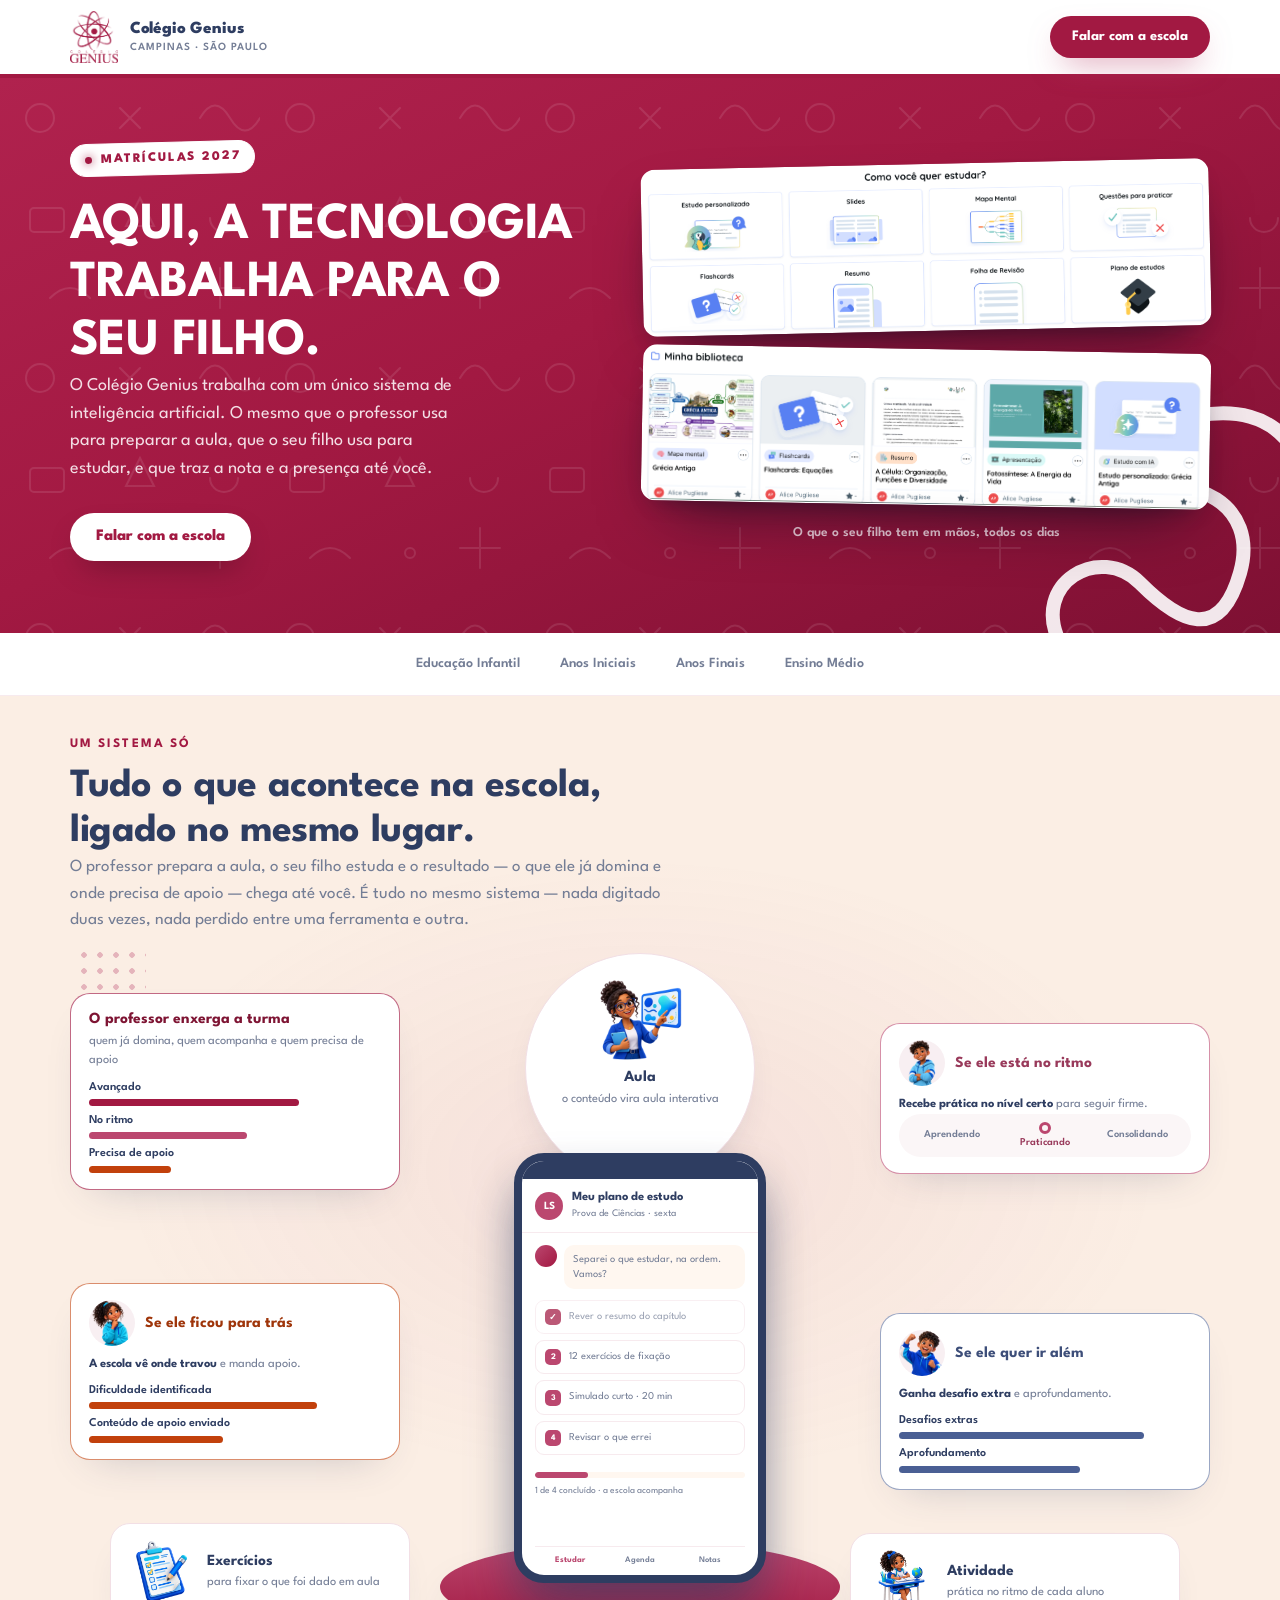
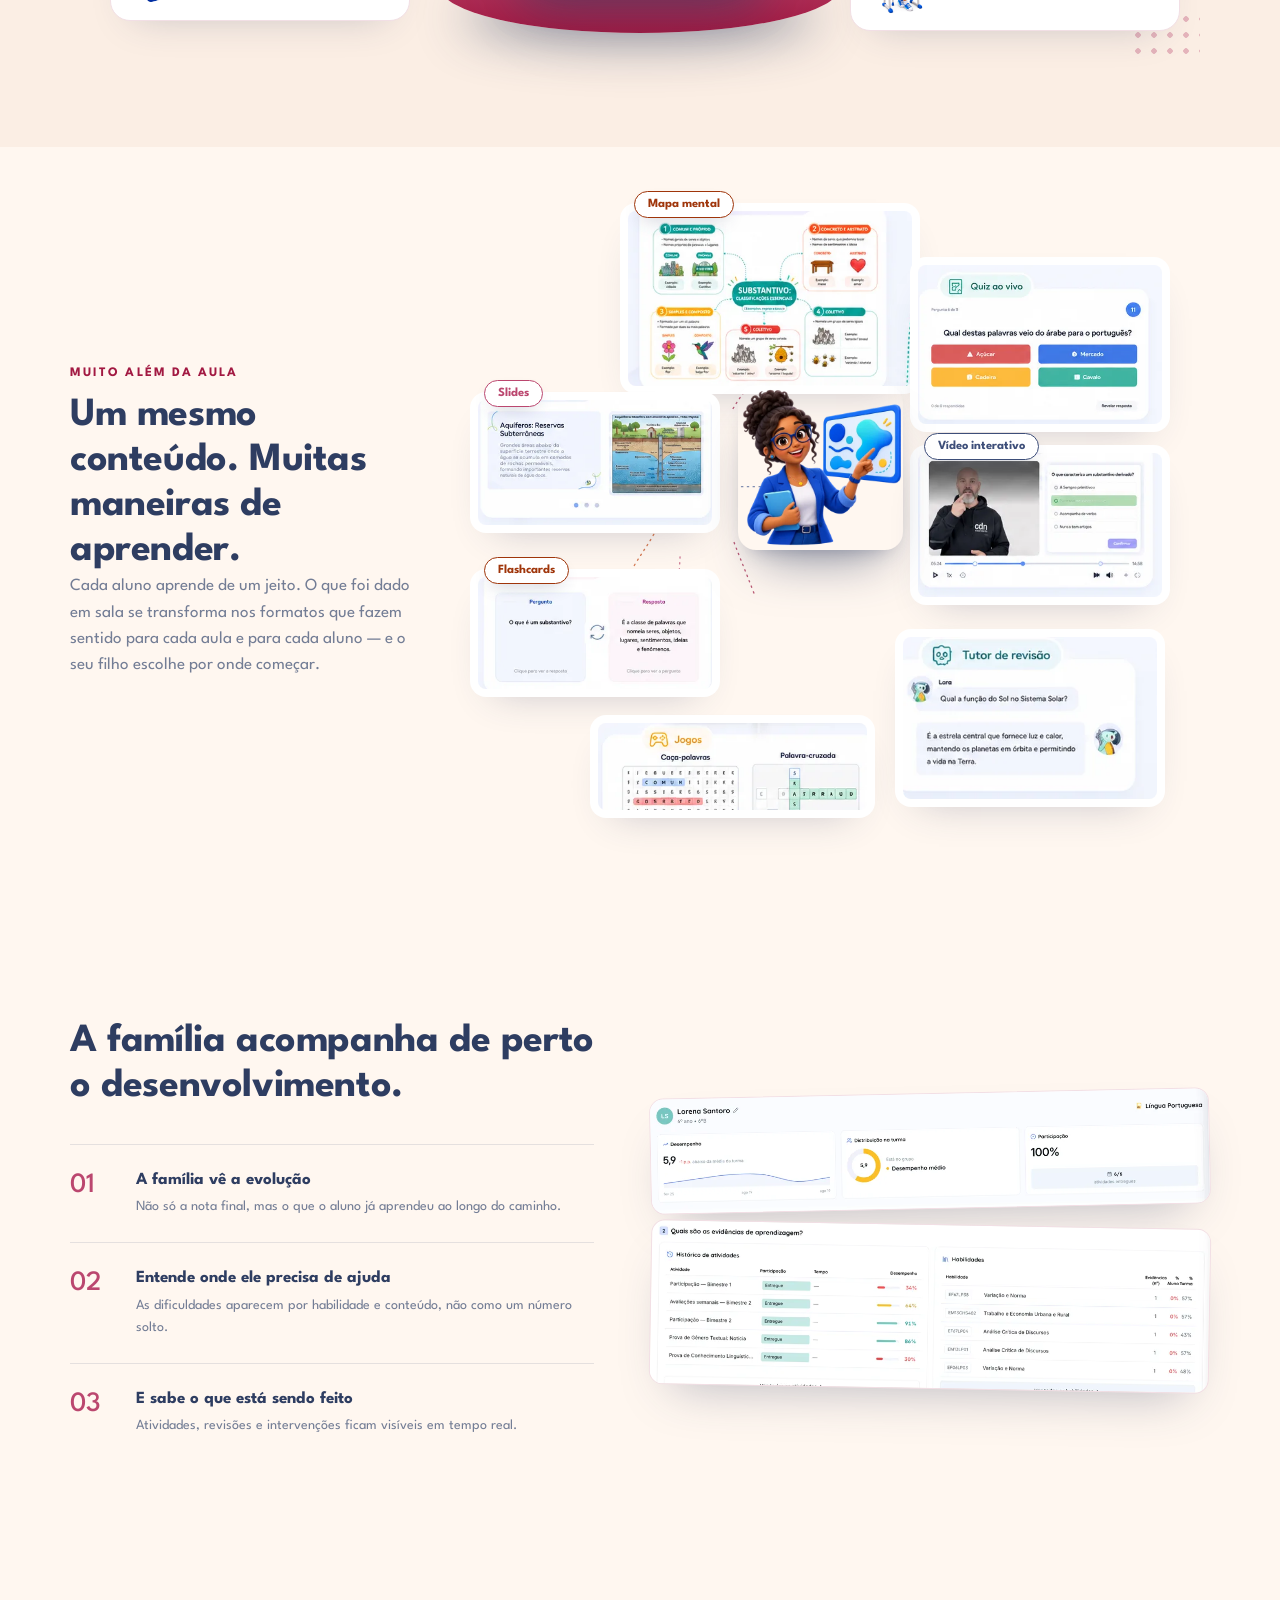
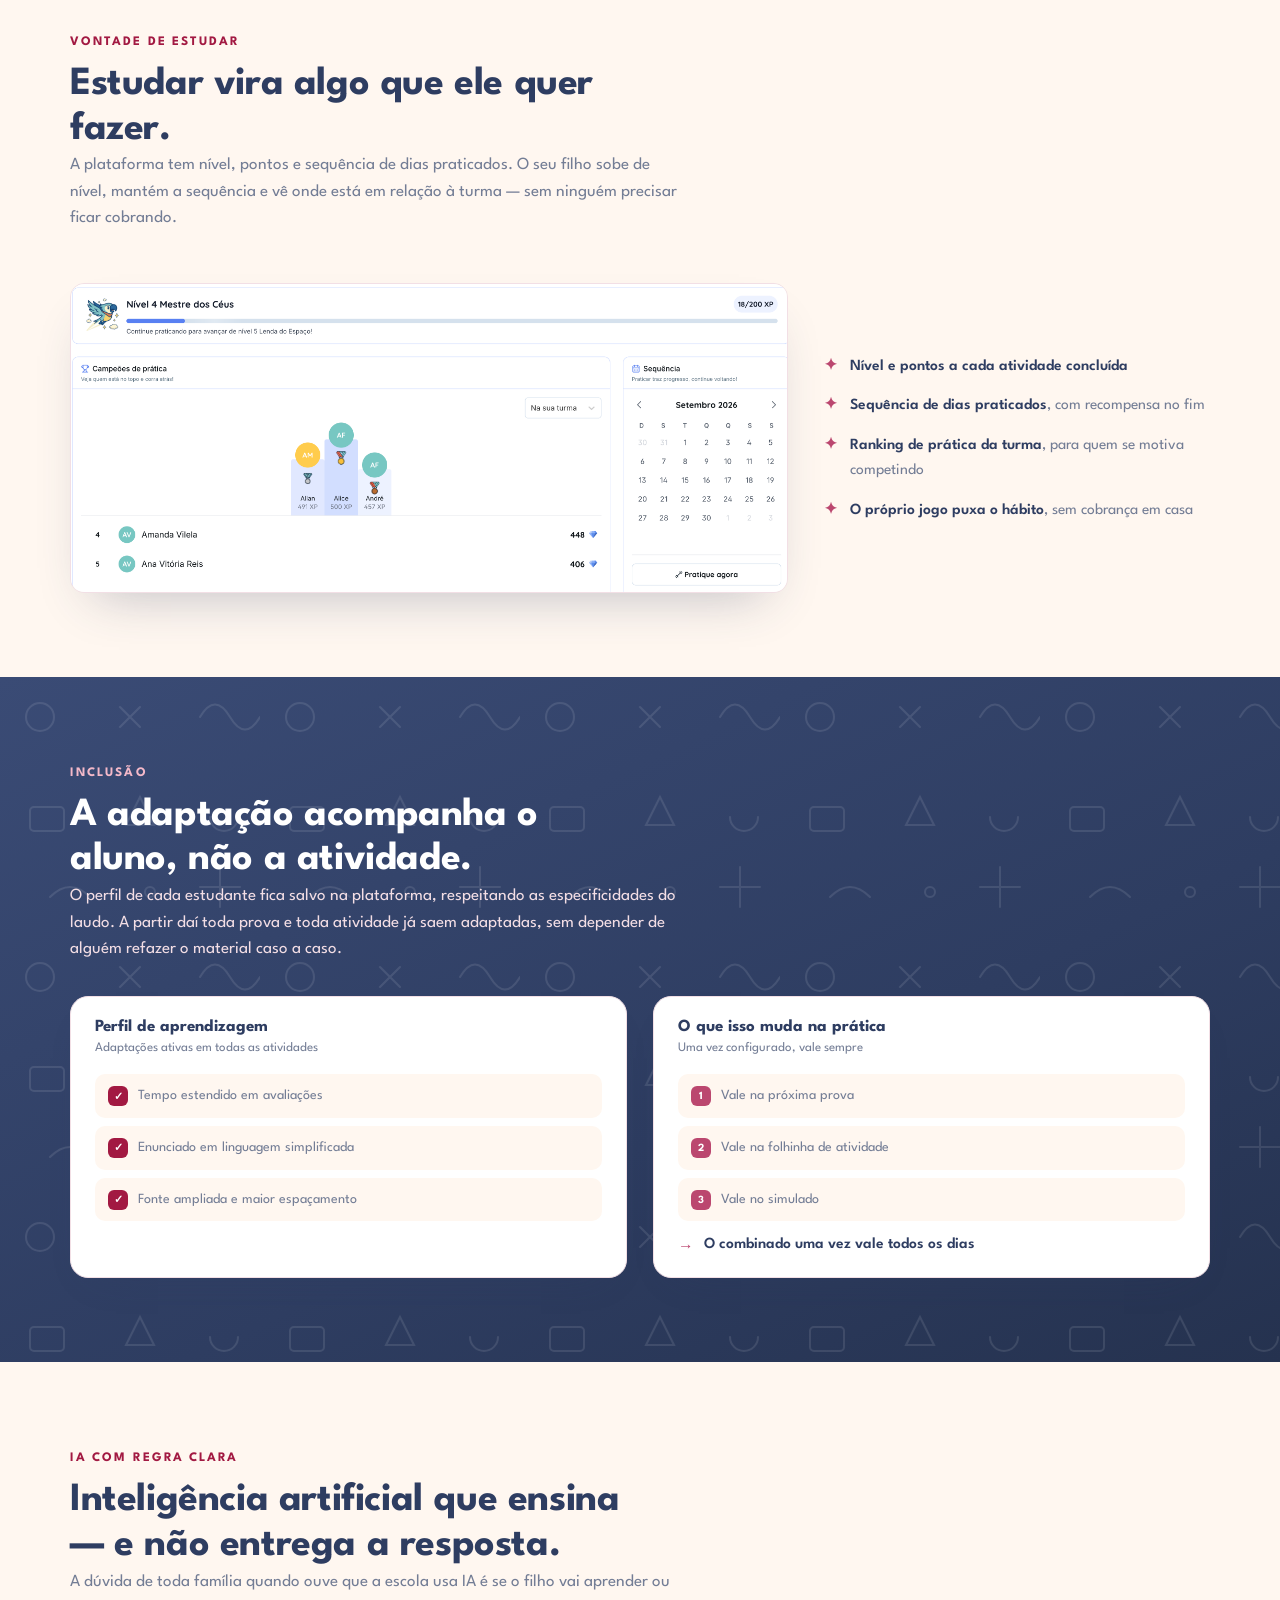
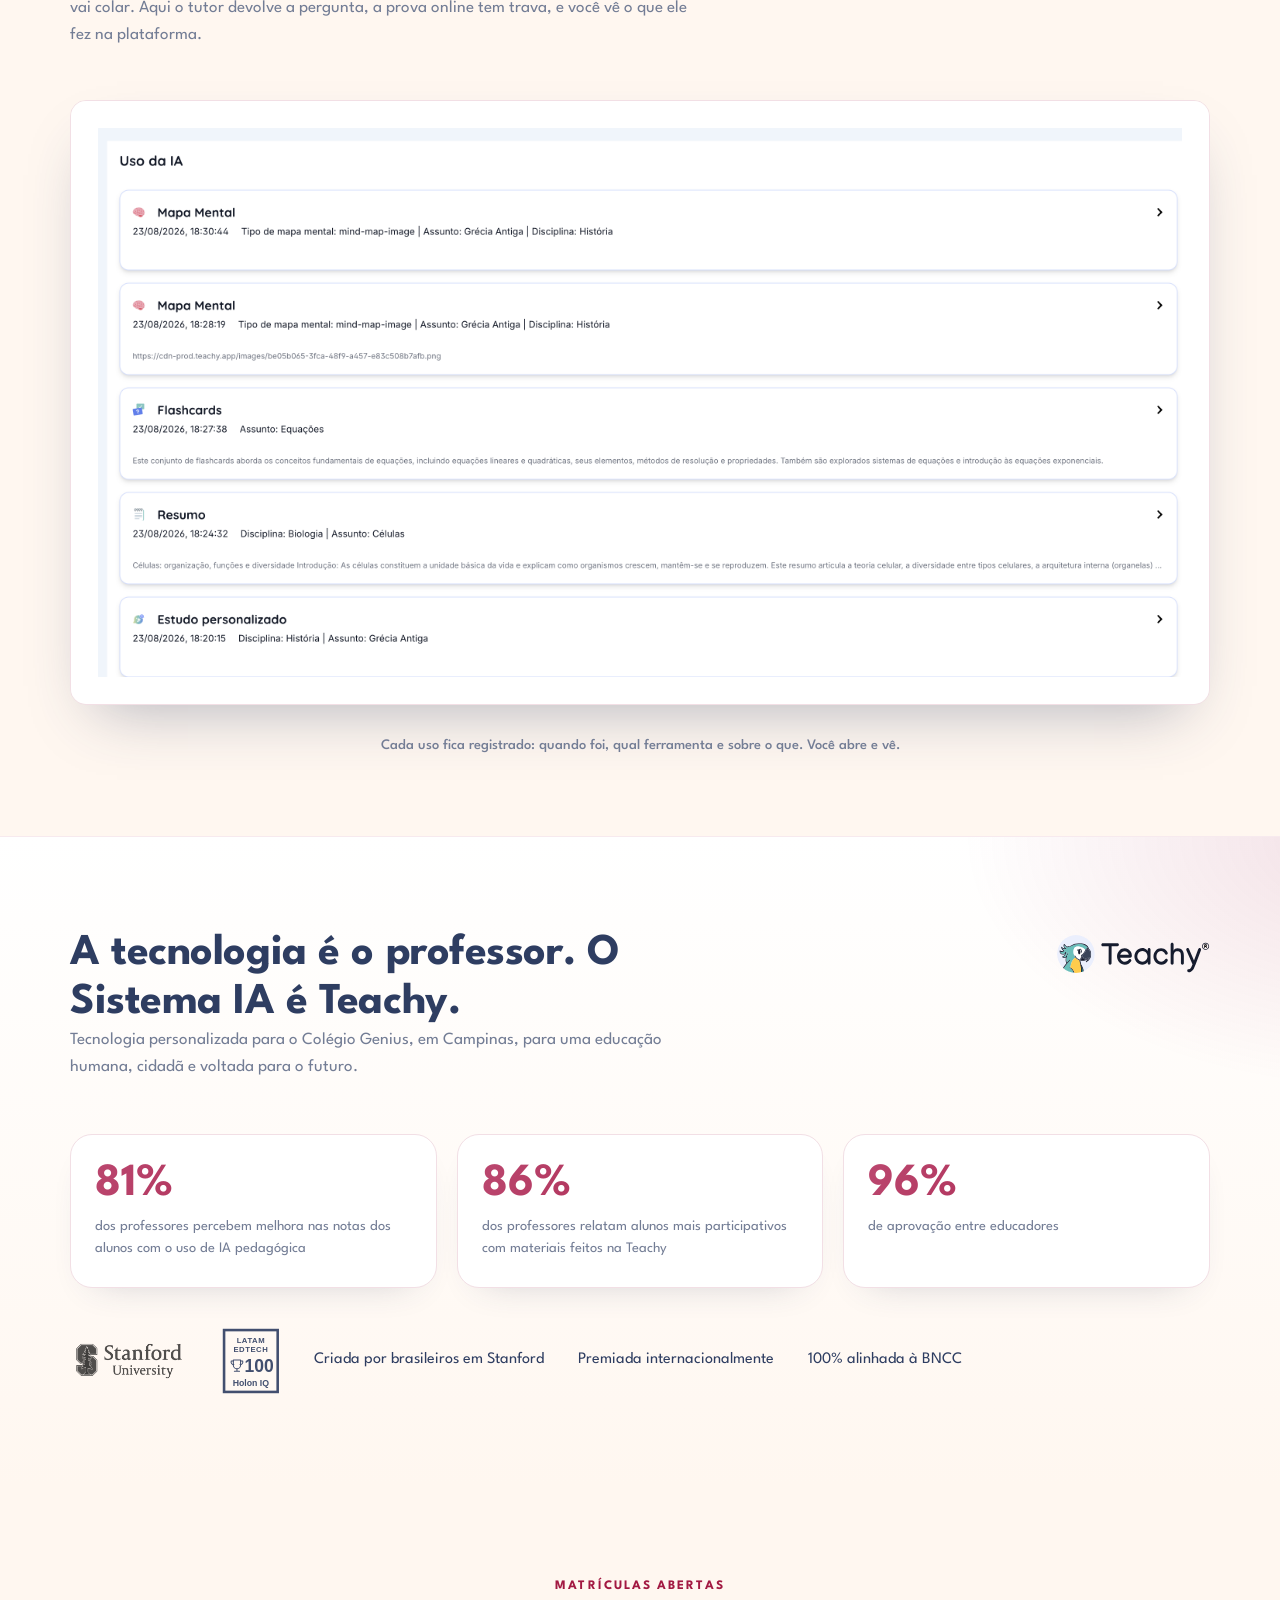
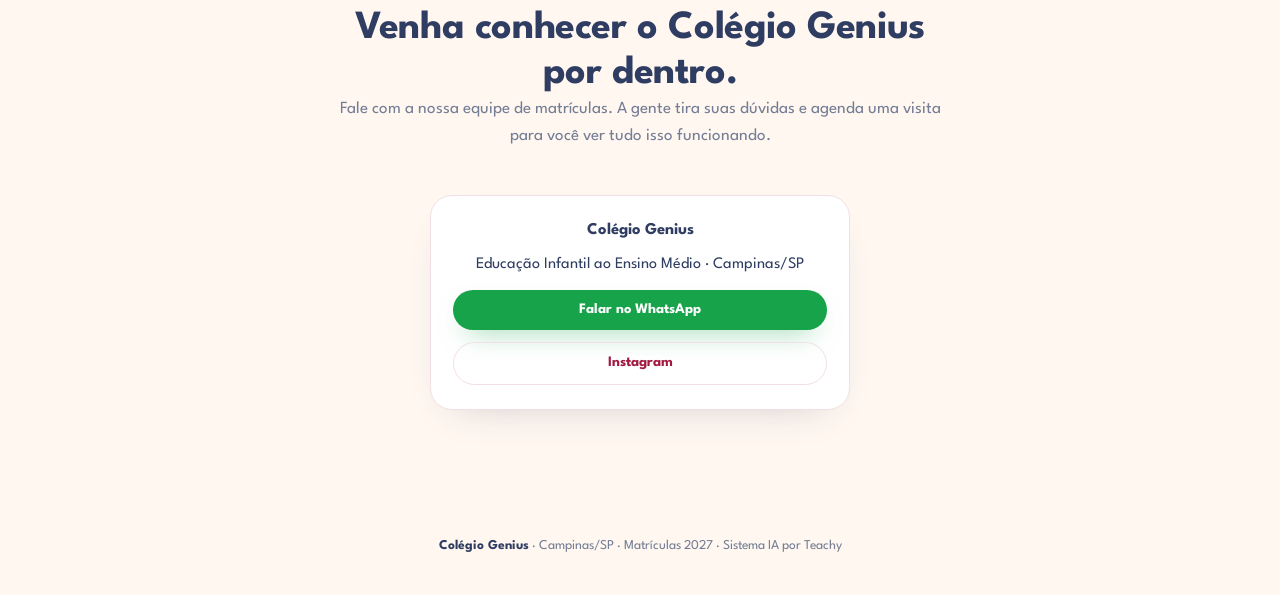
<file: colegiogenius/index.html>
<!doctype html>
<html lang="pt-BR">
<head>
<meta charset="utf-8">
<meta name="viewport" content="width=device-width,initial-scale=1">
<title>Colégio Genius · O Sistema IA da escola</title>
<link rel="preconnect" href="https://fonts.googleapis.com">
<link rel="preconnect" href="https://fonts.gstatic.com" crossorigin>
<link href="https://fonts.googleapis.com/css2?family=League+Spartan:wght@300;400;500;600;700;800&display=swap" rel="stylesheet">
<link rel="stylesheet" href="lp-material.css">
<style>
/* ═══════════════════════════════════════════════════════════════
   Brand kit do Colégio Genius: cores e fonte do site (vinho, marinho, creme,
   League Spartan) e o fundo de doodles das artes de matrícula.
   Sobrescreve o template; o resto do lp-material.css fica intacto.
   ═══════════════════════════════════════════════════════════════ */
.lpm{
 --lpm-principal:#A21942;
 --lpm-vivo:#BB476F;
 --lpm-navy:#2E3D61;
 --lpm-navy2:#475474;
 --lpm-gelo:#FFF7F0;
 --lpm-gelo2:#FBEEE4;
 --lpm-destaque:#A21942;
 --lpm-destaque-claro:#e1b5c3;
 --lpm-reforco:#C2410C;
 --lpm-reforco-escuro:#9f350a;
 --lpm-ritmo:#BB476F;
 --lpm-ritmo-escuro:#993a5b;
 --lpm-alem:#4A5F94;
 --lpm-alem-escuro:#3d4e79;
 --lpm-tinta:#2E3D61;
 --lpm-tinta-suave:#737d95;
 --lpm-font-display:"League Spartan",sans-serif;
 --lpm-font-body:"League Spartan",sans-serif;
}
/* ═══════════════════════════════════════════════════════════════
   Camada Enterprise — só o que não existe no template de material.
   Tudo o mais vem de lp-material.css, sem alteração.
   ═══════════════════════════════════════════════════════════════ */
body{margin:0}

/* barra de topo */
.ent-topo{position:sticky;top:0;z-index:70;background:#fff}
.ent-topo:after{content:"";display:block;height:4px;background:#A21942}
.ent-topo__in{display:flex;align-items:center;gap:12px;padding:11px 0}
.ent-topo__marca{height:52px;display:grid;place-items:center}
.ent-topo__marca img{height:52px;width:auto;display:block}
.ent-topo__nome{font:800 17px/1.15 var(--lpm-font-display);color:var(--lpm-navy);letter-spacing:-.01em}
.ent-topo__nome s{display:block;text-decoration:none;font:600 11px/1.3 var(--lpm-font-body);letter-spacing:.09em;text-transform:uppercase;color:var(--lpm-tinta-suave)}
.ent-topo .lpm-btn{margin-left:auto;height:42px;padding:0 22px;font-size:14.5px;background:var(--lpm-principal);color:#fff;border-radius:999px;font-weight:700}
@media (max-width:560px){
 .ent-topo__marca,.ent-topo__marca img{height:42px}
 .ent-topo__nome{font-size:15px}
 .ent-topo__nome s{display:none}
 .ent-topo .lpm-btn{height:38px;padding:0 15px;font-size:13.5px;white-space:nowrap}
}

/* visual do hero: tela de produto flutuando */
.ent-hero-tela{position:relative;flex-direction:column;width:100%;margin:0}
.lpm .ent-hero-tela figcaption{margin:22px 0 0;font:600 13.5px var(--lpm-font-body);color:var(--lpm-texto-claro-2);text-align:center}
/* as duas telas de insights, empilhadas e levemente inclinadas */
.ent-telas{display:flex;flex-direction:column;gap:18px;width:100%}
.ent-telas img{width:100%;border-radius:14px;border:1px solid rgba(255,255,255,.14);background:#fff;box-shadow:0 30px 64px -26px rgba(3,12,28,.62),0 10px 24px -14px rgba(3,12,28,.45)}
.ent-telas img:first-child{transform:rotate(-1.2deg)}
.ent-telas img:last-child{transform:rotate(1deg)}
/* hero: coluna da direita mais larga, pra os insights ficarem legíveis */
@media(min-width:1024px){
 .lpm-hero__in{grid-template-columns:minmax(0,1fr) minmax(0,568px);gap:44px}
 .lpm-hero__conteudo{max-width:520px}
}
/* família: as telas de insight do responsável */
.ent-telas-familia{display:flex;flex-direction:column;gap:20px;margin-top:8px}
.ent-telas-familia img{width:100%;border-radius:14px;border:1px solid var(--lpm-borda);background:#fff;box-shadow:0 24px 50px -24px color-mix(in srgb,var(--lpm-navy) 35%,transparent)}
.ent-telas-familia img:first-child{transform:rotate(-.8deg)}
.ent-telas-familia img:last-child{transform:rotate(.7deg)}
/* tela em largura cheia */
.ent-tela-larga{margin-top:52px}
.ent-tela-larga img{width:100%;border-radius:16px;border:1px solid var(--lpm-borda);background:#fff;box-shadow:0 28px 60px -26px color-mix(in srgb,var(--lpm-navy) 38%,transparent)}
.lpm .ent-legenda{margin:34px 0 0;text-align:center;font:500 14.5px var(--lpm-font-body);color:var(--lpm-tinta-suave)}
/* gamificação */
.ent-gami{display:grid;gap:26px;margin-top:52px}
@media(min-width:1024px){.ent-gami{grid-template-columns:minmax(0,1.3fr) minmax(0,.7fr);align-items:center;gap:36px}}
.ent-gami img{width:100%;border-radius:14px;border:1px solid var(--lpm-borda);background:#fff;box-shadow:0 24px 50px -24px color-mix(in srgb,var(--lpm-navy) 32%,transparent)}
.ent-gami ul{margin:0;padding:0;list-style:none;display:flex;flex-direction:column;gap:15px}
.ent-gami li{position:relative;padding-left:26px;font:400 15.5px/1.6 var(--lpm-font-body);color:var(--lpm-tinta-suave)}
.ent-gami li:before{content:"\2726";position:absolute;left:0;top:0;color:var(--lpm-vivo);font-weight:700}
.ent-gami li b{color:var(--lpm-navy);font-weight:600}

/* centro da órbita: o espaço do aluno num celular, apoiado no pedestal */
.lpm-arte__livro.ent-fone{width:min(252px,66vw);height:430px;display:flex;flex-direction:column;background:#fff;border:8px solid var(--lpm-navy);border-radius:30px;overflow:hidden;box-shadow:0 26px 50px -22px color-mix(in srgb,var(--lpm-navy) 55%,transparent);text-align:left}
.ent-fone__topo{height:18px;background:var(--lpm-navy)}
.ent-fone__cab{display:flex;align-items:center;gap:9px;padding:11px 13px 10px;border-bottom:1px solid var(--lpm-borda-suave)}
.ent-fone__av{width:28px;height:28px;border-radius:50%;background:var(--lpm-vivo);color:#fff;display:grid;place-items:center;font:700 11px var(--lpm-font-display);flex:none}
.ent-fone__cab b{display:block;font:700 12.5px var(--lpm-font-display);color:var(--lpm-navy);line-height:1.25}
.ent-fone__cab s{display:block;text-decoration:none;font-size:10px;color:var(--lpm-tinta-suave)}
.ent-fone__corpo{padding:12px 13px 0;flex:1;display:flex;flex-direction:column}
.ent-fone__lara{display:flex;gap:7px;align-items:flex-start;margin-bottom:11px}
.ent-fone__lara:before{content:"";width:22px;height:22px;border-radius:50%;background:linear-gradient(135deg,var(--lpm-vivo),var(--lpm-destaque));flex:none}
.ent-fone__bolha{font-size:10.5px;line-height:1.45;background:var(--lpm-gelo);border-radius:10px;padding:7px 9px;color:var(--lpm-tinta-suave)}
.ent-fone__item{display:flex;align-items:center;gap:8px;font-size:10.5px;color:var(--lpm-tinta-suave);border:1px solid var(--lpm-borda-suave);border-radius:9px;padding:8px 9px;margin-bottom:6px}
.ent-fone__item i{width:16px;height:16px;border-radius:5px;background:var(--lpm-vivo);color:#fff;display:grid;place-items:center;font:700 8.5px var(--lpm-font-display);font-style:normal;flex:none}
.ent-fone__item.feito{color:var(--lpm-tinta-suave);opacity:.72}
.ent-fone__item.feito i{background:var(--lpm-destaque)}
.ent-fone__barra{height:6px;border-radius:99px;background:var(--lpm-gelo);margin-top:11px;overflow:hidden}
.ent-fone__barra s{display:block;width:25%;height:100%;border-radius:99px;background:var(--lpm-vivo)}
.ent-fone__nota{font-size:9.5px;color:var(--lpm-tinta-suave);margin-top:6px}
.ent-fone__nav{margin-top:auto;display:flex;border-top:1px solid var(--lpm-borda-suave);padding:9px 0 11px}
.ent-fone__nav i{flex:1;text-align:center;font:600 8.5px var(--lpm-font-body);font-style:normal;color:var(--lpm-tinta-suave)}
.ent-fone__nav i.on{color:var(--lpm-vivo);font-weight:700}

/* centro do leque: a aula como origem dos formatos */
.lpm-f2--livro.ent-aula img{aspect-ratio:1;border-radius:18px;transform:none;width:min(190px,50vw)}

/* seções próprias do Enterprise */
.ent-duo{display:grid;gap:20px;margin-top:34px}
@media(min-width:900px){.ent-duo{grid-template-columns:1fr 1fr;gap:26px}}
.ent-card{background:#fff;border:1px solid var(--lpm-borda);border-radius:18px;padding:22px 24px;box-shadow:0 16px 40px -26px color-mix(in srgb,var(--lpm-navy) 30%,transparent)}
.ent-card__t{font:700 17px var(--lpm-font-display);color:var(--lpm-navy)}
.lpm .ent-card__s{font-size:13px;color:var(--lpm-tinta-suave);margin-top:3px}
.ent-passos{margin-top:16px;display:flex;flex-direction:column;gap:8px}
.ent-passo{display:flex;align-items:center;gap:10px;font-size:14px;color:var(--lpm-tinta-suave);background:var(--lpm-gelo);border-radius:10px;padding:11px 13px}
.ent-passo b{width:20px;height:20px;border-radius:6px;background:var(--lpm-vivo);color:#fff;display:grid;place-items:center;font:700 11px var(--lpm-font-display);flex:none}
.ent-passo.ok b{background:var(--lpm-destaque)}
.ent-alerta{margin-top:16px;display:flex;gap:11px;align-items:flex-start;background:color-mix(in srgb,var(--lpm-ritmo) 12%,#fff);border:1px solid color-mix(in srgb,var(--lpm-ritmo) 32%,#fff);border-radius:12px;padding:13px 15px}
.ent-alerta span{font-size:13px;line-height:1.55;color:var(--lpm-ritmo-escuro);font-weight:500}
.ent-tabela{width:100%;border-collapse:collapse;margin-top:14px;font-size:13.5px}
.ent-tabela th{text-align:left;font:600 10.5px var(--lpm-font-body);letter-spacing:.08em;text-transform:uppercase;color:var(--lpm-tinta-suave);padding:0 10px 9px 0;border-bottom:1px solid var(--lpm-borda)}
.ent-tabela td{padding:10px 10px 10px 0;border-bottom:1px solid var(--lpm-borda-suave);color:var(--lpm-tinta-suave)}
.ent-tabela td b{color:var(--lpm-navy);font-weight:600}
.ent-remate{margin-top:16px;font:600 15.5px var(--lpm-font-body);color:var(--lpm-navy);display:flex;gap:10px}
.ent-remate:before{content:"→";color:var(--lpm-vivo);font-weight:700}
.ent-rodape{padding:38px 0;text-align:center;font-size:13.5px;color:var(--lpm-tinta-suave)}
.ent-rodape b{color:var(--lpm-navy)}
/* selos: cada um no seu tamanho ótico */
.lpm-teachy__provas .ent-selo-stanford{height:44px}
.lpm-teachy__provas .lpm-selo-holoniq{height:66px;width:auto}

/* CTA com uma única unidade: card centrado */
.lpm-matricula__grid[data-quantidade="1"] .lpm-unidade{align-items:center;text-align:center}
.lpm-matricula__grid[data-quantidade="1"] .lpm-unidade .lpm-btn{width:100%;justify-content:center}

/* identidade Colégio Genius: site (vinho #A21942, marinho #2E3D61, creme #FFF7F0,
   League Spartan) + campanha Matrículas (fundo vinho com doodles, rabisco branco,
   selo branco em caixa alta) */
body,.lpm{background:#FFF7F0}
.lpm-hero{background:url("data:image/svg+xml,%3Csvg xmlns='http://www.w3.org/2000/svg' width='260' height='260' viewBox='0 0 260 260' fill='none' stroke='%23fff' stroke-opacity='.10' stroke-width='2' stroke-linecap='round'%3E%3Ccircle cx='40' cy='40' r='14'/%3E%3Cpath d='M120 30 l20 20 m0 -20 l-20 20'/%3E%3Cpath d='M200 40 q15 -25 30 0 t30 0'/%3E%3Crect x='30' y='130' width='34' height='24' rx='4'/%3E%3Cpath d='M140 120 l14 28 h-28 z'/%3E%3Cpath d='M210 140 a14 14 0 1 0 28 0'/%3E%3Cpath d='M50 220 q20 -20 40 0'/%3E%3Ccircle cx='150' cy='215' r='5'/%3E%3Cpath d='M200 210 h40 m-20 -20 v40'/%3E%3C/svg%3E") repeat, linear-gradient(155deg,#B0224E 0%,#A21942 45%,#7E1033 100%)}
.lpm-hero:after{content:"";position:absolute;right:-40px;bottom:-50px;width:300px;height:300px;background:url("data:image/svg+xml,%3Csvg xmlns='http://www.w3.org/2000/svg' viewBox='0 0 300 300' fill='none' stroke='%23fff' stroke-width='14' stroke-linecap='round'%3E%3Cpath d='M40 260 C 10 200, 80 160, 120 200 S 200 260, 220 190 S 170 90, 120 110 S 90 60, 150 40 S 260 30, 280 80'/%3E%3C/svg%3E") center/contain no-repeat;opacity:.9;pointer-events:none}
.lpm-hero__in{position:relative;z-index:1}
.lpm-hero__brilho{display:none}
.lpm-hero__title{text-transform:uppercase;letter-spacing:-.01em;line-height:1.02}
.lpm-hero .lpm-eyebrow{background:#fff;color:#A21942;border-color:#fff;font-weight:800;transform:rotate(-1.5deg)}
.lpm-hero .lpm-btn--solido{background:#fff;color:#A21942;font-weight:800;box-shadow:0 14px 32px -12px rgba(0,0,0,.35)}
.lpm-hero .lpm-btn--solido:hover{background:#FBEEE4}
.ent-topo .lpm-btn{background:#A21942}
.lpm-pessoal{background:url("data:image/svg+xml,%3Csvg xmlns='http://www.w3.org/2000/svg' width='260' height='260' viewBox='0 0 260 260' fill='none' stroke='%23fff' stroke-opacity='.10' stroke-width='2' stroke-linecap='round'%3E%3Ccircle cx='40' cy='40' r='14'/%3E%3Cpath d='M120 30 l20 20 m0 -20 l-20 20'/%3E%3Cpath d='M200 40 q15 -25 30 0 t30 0'/%3E%3Crect x='30' y='130' width='34' height='24' rx='4'/%3E%3Cpath d='M140 120 l14 28 h-28 z'/%3E%3Cpath d='M210 140 a14 14 0 1 0 28 0'/%3E%3Cpath d='M50 220 q20 -20 40 0'/%3E%3Ccircle cx='150' cy='215' r='5'/%3E%3Cpath d='M200 210 h40 m-20 -20 v40'/%3E%3C/svg%3E") repeat, linear-gradient(155deg,#3A4B75 0%,#2E3D61 60%,#25324F 100%)}
.lpm-pessoal .lpm-kicker{color:#F4B9C9}
.lpm-footer{background:#2E3D61}
@media (max-width:700px){.lpm-hero:after{width:160px;height:160px;right:-40px;bottom:-40px;opacity:.6}}

</style>
</head>
<body>
<div class="lpm lpm--preview">

<div class="ent-topo"><div class="lpm-wrap ent-topo__in">
 <div class="ent-topo__marca"><img src="img/escola-logo.webp" alt="Colégio Genius"></div>
 <span class="ent-topo__nome">Colégio Genius<s>Campinas · São Paulo</s></span>
 <a class="lpm-btn lpm-btn--solido" href="#matricula">Falar com a escola</a>
</div></div>

<!-- ═══ HERO ═══ -->
<section class="lpm-hero">
 <div class="lpm-hero__brilho" aria-hidden="true"></div>
 <div class="lpm-wrap lpm-hero__in">
  <div class="lpm-hero__conteudo">
   <span class="lpm-eyebrow">Matrículas 2027</span>
   <h1 class="lpm-hero__title">Aqui, a tecnologia trabalha para o seu filho.</h1>
   <p class="lpm-hero__sub">O Colégio Genius trabalha com um único sistema de inteligência artificial. O mesmo que o professor usa para preparar a aula, que o seu filho usa para estudar, e que traz a nota e a presença até você.</p>
   <div class="lpm-hero__ctas">
    <a class="lpm-btn lpm-btn--solido" href="#matricula">Falar com a escola</a>
   </div>
  </div>
  <figure class="lpm-hero__capas ent-hero-tela">
   <div class="ent-telas">
    <img src="img/tela/formatos-estudo.png" alt="As formas de estudar disponíveis para o aluno na plataforma" loading="eager">
    <img src="img/tela/biblioteca-aluno.png" alt="Materiais que o próprio aluno criou na plataforma" loading="eager">
   </div>
   <figcaption>O que o seu filho tem em mãos, todos os dias</figcaption>
  </figure>
 </div>
</section>

<div class="lpm-logos"><div class="lpm-wrap lpm-logos__in">
 <span class="lpm-logos__pill"><span>Educação Infantil</span></span>
 <span class="lpm-logos__pill"><span>Anos Iniciais</span></span>
 <span class="lpm-logos__pill"><span>Anos Finais</span></span>
 <span class="lpm-logos__pill"><span>Ensino Médio</span></span>
</div></div>

<!-- ═══ ÓRBITA · o ciclo da aula ═══ -->
<section class="lpm-secao lpm-secao--justa lpm-secao--arte">
 <div class="lpm-wrap">
  <div class="lpm-reveal">
   <span class="lpm-kicker">Um sistema só</span>
   <h2>Tudo o que acontece na escola, ligado no mesmo lugar.</h2>
   <p class="lpm-secao__lead">O professor prepara a aula, o seu filho estuda e o resultado — o que ele já domina e onde precisa de apoio — chega até você. É tudo no mesmo sistema — nada digitado duas vezes, nada perdido entre uma ferramenta e outra.</p>
  </div>

  <div class="lpm-arte lpm-reveal">
   <svg class="lpm-arte__fios" viewBox="0 0 700 700" aria-hidden="true">
    <path d="M 250 150 C 268 160 275 170 282 182" style="stroke:var(--lpm-reforco)"/>
    <path d="M 440 130 C 420 150 410 165 398 185" style="stroke:var(--lpm-destaque)"/>
    <path d="M 248 262 C 258 262 266 262 278 262" style="stroke:var(--lpm-vivo)"/>
    <path d="M 442 300 C 430 300 420 300 408 300" style="stroke:var(--lpm-alem)"/>
    <path d="M 250 420 C 262 400 270 390 280 372" style="stroke:var(--lpm-reforco)"/>
    <path d="M 432 462 C 420 430 412 412 400 380" style="stroke:var(--lpm-destaque)"/>
    <path d="M 300 560 C 310 520 315 500 320 400" style="stroke:var(--lpm-ritmo)"/>
   </svg>
   <div class="lpm-arte__dots lpm-arte__dots--tl" aria-hidden="true"></div>
   <div class="lpm-arte__dots lpm-arte__dots--br" aria-hidden="true"></div>

   <div class="lpm-arte__palco" aria-hidden="true"></div>

   <div class="lpm-arte__livro ent-fone" role="img" aria-label="O espaço do aluno na plataforma, com o plano de estudo montado pela Lara">
    <div class="ent-fone__topo"></div>
    <div class="ent-fone__cab">
     <span class="ent-fone__av">LS</span>
     <span><b>Meu plano de estudo</b><s>Prova de Ciências · sexta</s></span>
    </div>
    <div class="ent-fone__corpo">
     <div class="ent-fone__lara"><span class="ent-fone__bolha">Separei o que estudar, na ordem. Vamos?</span></div>
     <div class="ent-fone__item feito"><i>✓</i>Rever o resumo do capítulo</div>
     <div class="ent-fone__item"><i>2</i>12 exercícios de fixação</div>
     <div class="ent-fone__item"><i>3</i>Simulado curto · 20 min</div>
     <div class="ent-fone__item"><i>4</i>Revisar o que errei</div>
     <div class="ent-fone__barra"><s></s></div>
     <div class="ent-fone__nota">1 de 4 concluído · a escola acompanha</div>
     <div class="ent-fone__nav"><i class="on">Estudar</i><i>Agenda</i><i>Notas</i></div>
    </div>
   </div>

   <div class="lpm-arte__card lpm-arte__card--insights">
    <div class="lpm-arte__titulo lpm-arte__titulo--insights">O professor enxerga a turma</div>
    <div class="lpm-arte__sub">quem já domina, quem acompanha e quem precisa de apoio</div>
    <div class="lpm-arte__linhas">
     <div class="lpm-arte__aluno"><span>Avançado</span><i style="width:72%;background:var(--lpm-destaque)"></i></div>
     <div class="lpm-arte__aluno"><span>No ritmo</span><i style="width:54%;background:var(--lpm-ritmo)"></i></div>
     <div class="lpm-arte__aluno"><span>Precisa de apoio</span><i style="width:28%;background:var(--lpm-reforco)"></i></div>
    </div>
    </div>

   <div class="lpm-arte__card lpm-arte__card--aula">
    <img src="img/ilustra/professora-aula.webp" alt="" loading="lazy">
    <div class="lpm-arte__titulo">Aula</div>
    <div class="lpm-arte__sub">o conteúdo vira aula interativa</div>
    </div>

   <div class="lpm-arte__card lpm-arte__card--ritmo">
    <div class="lpm-arte__cabeca">
     <img src="img/ilustra/aluno-ritmo.webp" alt="" loading="lazy">
     <div class="lpm-arte__titulo lpm-arte__titulo--ritmo">Se ele está no ritmo</div>
    </div>
    <p class="lpm-arte__proposta"><strong>Recebe prática no nível certo</strong> para seguir firme.</p>
    <div class="lpm-arte__stepper"><span>Aprendendo</span><span class="ativo">Praticando</span><span>Consolidando</span></div>
    </div>

   <div class="lpm-arte__card lpm-arte__card--reforco">
    <div class="lpm-arte__cabeca">
     <img src="img/ilustra/aluna-reforco.webp" alt="" loading="lazy">
     <div class="lpm-arte__titulo lpm-arte__titulo--reforco">Se ele ficou para trás</div>
    </div>
    <p class="lpm-arte__proposta"><strong>A escola vê onde travou</strong> e manda apoio.</p>
    <div class="lpm-arte__linhas">
     <div class="lpm-arte__aluno"><span>Dificuldade identificada</span><i style="width:78%;background:var(--lpm-reforco)"></i></div>
     <div class="lpm-arte__aluno"><span>Conteúdo de apoio enviado</span><i style="width:46%;background:var(--lpm-reforco)"></i></div>
    </div>
    </div>

   <div class="lpm-arte__card lpm-arte__card--alem">
    <div class="lpm-arte__cabeca">
     <img src="img/ilustra/aluno-alem.webp" alt="" loading="lazy">
     <div class="lpm-arte__titulo lpm-arte__titulo--alem">Se ele quer ir além</div>
    </div>
    <p class="lpm-arte__proposta"><strong>Ganha desafio extra</strong> e aprofundamento.</p>
    <div class="lpm-arte__linhas">
     <div class="lpm-arte__aluno"><span>Desafios extras</span><i style="width:84%;background:var(--lpm-alem)"></i></div>
     <div class="lpm-arte__aluno"><span>Aprofundamento</span><i style="width:62%;background:var(--lpm-alem)"></i></div>
    </div>
    </div>

   <div class="lpm-arte__card lpm-arte__card--exercicios">
    <img src="img/ilustra/exercicios.webp" alt="" loading="lazy">
    <div><div class="lpm-arte__titulo">Exercícios</div>
    <div class="lpm-arte__sub">para fixar o que foi dado em aula</div></div>
   </div>

   <div class="lpm-arte__card lpm-arte__card--atividade">
    <img src="img/ilustra/aluna-atividade.webp" alt="" loading="lazy">
    <div><div class="lpm-arte__titulo">Atividade</div>
    <div class="lpm-arte__sub">prática no ritmo de cada aluno</div></div>
   </div>
  </div>
 </div>
</section>

<!-- ═══ LEQUE · formatos de estudo ═══ -->
<section class="lpm-secao lpm-secao--gelo lpm-secao--formatos">
 <div class="lpm-wrap lpm-formatos-col">
  <div class="lpm-reveal">
   <span class="lpm-kicker">Muito além da aula</span>
   <h2>Um mesmo conteúdo. Muitas maneiras de aprender.</h2>
   <p class="lpm-secao__lead">Cada aluno aprende de um jeito. O que foi dado em sala se transforma nos formatos que fazem sentido para cada aula e para cada aluno — e o seu filho escolhe por onde começar.</p>
  </div>

  <div class="lpm-formatos2 lpm-reveal" style="--d:0.1s">
   <svg class="lpm-formatos2__fios" viewBox="0 0 700 700" aria-hidden="true">
    <path d="M 250 150 C 268 160 275 170 282 182" style="stroke:var(--lpm-reforco)"/>
    <path d="M 440 130 C 420 150 410 165 398 185" style="stroke:var(--lpm-destaque)"/>
    <path d="M 248 262 C 258 262 266 262 278 262" style="stroke:var(--lpm-vivo)"/>
    <path d="M 442 300 C 430 300 420 300 408 300" style="stroke:var(--lpm-alem)"/>
    <path d="M 250 420 C 262 400 270 390 280 372" style="stroke:var(--lpm-reforco)"/>
    <path d="M 432 462 C 420 430 412 412 400 380" style="stroke:var(--lpm-destaque)"/>
    <path d="M 300 560 C 310 520 315 500 320 400" style="stroke:var(--lpm-ritmo)"/>
   </svg>

   <div class="lpm-f2 lpm-f2--livro ent-aula">
    <img src="img/ilustra/professora-aula.webp" alt="Professora em aula no Colégio Genius" loading="lazy">
   </div>

   <div class="lpm-f2 lpm-f2--mapa">
    <span class="lpm-f2__chip lpm-f2__chip--reforco">Mapa mental</span>
    <img src="img/formatos/mapa-mental.webp" alt="Mapa mental de classificações do substantivo" loading="lazy">
   </div>
   <div class="lpm-f2 lpm-f2--quiz">
    <img src="img/formatos/quiz-vivo.webp" alt="Quiz ao vivo com pergunta e alternativas coloridas" loading="lazy">
   </div>
   <div class="lpm-f2 lpm-f2--video">
    <span class="lpm-f2__chip lpm-f2__chip--alem">Vídeo interativo</span>
    <img src="img/formatos/video-interativo.webp" alt="Vídeo interativo com quiz durante a aula" loading="lazy">
   </div>
   <div class="lpm-f2 lpm-f2--slides">
    <span class="lpm-f2__chip lpm-f2__chip--vivo">Slides</span>
    <img src="img/formatos/slides.webp" alt="Slides sobre aquíferos e reservas subterrâneas" loading="lazy">
   </div>
   <div class="lpm-f2 lpm-f2--flash">
    <span class="lpm-f2__chip lpm-f2__chip--reforco">Flashcards</span>
    <img src="img/formatos/flashcards.webp" alt="Flashcards de pergunta e resposta" loading="lazy">
   </div>
   <div class="lpm-f2 lpm-f2--jogos">
    <img src="img/formatos/jogos.webp" alt="Jogos de caça-palavras e palavra-cruzada" loading="lazy">
   </div>
   <div class="lpm-f2 lpm-f2--tutor">
    <img src="img/formatos/tutor.webp" alt="Tutor de revisão em formato de chat com a Lara" loading="lazy">
   </div>
  </div>
 </div>
</section>

<!-- ═══ FAMÍLIA ═══ -->
<section class="lpm-secao">
 <div class="lpm-wrap lpm-familia2">
  <div>
   <div class="lpm-reveal">
    <h2>A família acompanha de perto o desenvolvimento.</h2>
   </div>
   <div class="lpm-familia__lista lpm-reveal" style="--d:0.1s">
    <div class="lpm-familia__item">
    <span class="lpm-familia__num">01</span>
    <div><strong>A família vê a evolução</strong><p>Não só a nota final, mas o que o aluno já aprendeu ao longo do caminho.</p></div>
    </div>
    <div class="lpm-familia__item">
    <span class="lpm-familia__num">02</span>
    <div><strong>Entende onde ele precisa de ajuda</strong><p>As dificuldades aparecem por habilidade e conteúdo, não como um número solto.</p></div>
    </div>
    <div class="lpm-familia__item">
    <span class="lpm-familia__num">03</span>
    <div><strong>E sabe o que está sendo feito</strong><p>Atividades, revisões e intervenções ficam visíveis em tempo real.</p></div>
    </div>
   </div>
  </div>
  <div class="lpm-familia__telas lpm-reveal" style="--d:0.2s">
   <img src="img/produto/relatorio-aluno.webp" alt="Desempenho do aluno, distribuição na turma e participação" loading="lazy">
   <img src="img/produto/habilidades.webp" alt="Histórico de atividades e habilidades da BNCC do aluno" loading="lazy">
  </div>
 </div>
</section>

<!-- ═══ GAMIFICAÇÃO ═══ -->
<section class="lpm-secao lpm-secao--gelo">
 <div class="lpm-wrap">
  <div class="lpm-reveal">
   <span class="lpm-kicker">Vontade de estudar</span>
   <h2>Estudar vira algo que ele quer fazer.</h2>
   <p class="lpm-secao__lead">A plataforma tem nível, pontos e sequência de dias praticados. O seu filho sobe de nível, mantém a sequência e vê onde está em relação à turma — sem ninguém precisar ficar cobrando.</p>
  </div>
  <div class="ent-gami lpm-reveal" style="--d:0.1s">
   <img src="img/tela/gamificacao.png" alt="Nível do aluno, pontos de experiência e ranking de prática da turma" loading="lazy">
   <ul>
    <li><b>Nível e pontos a cada atividade concluída</b></li>
    <li><b>Sequência de dias praticados</b>, com recompensa no fim</li>
    <li><b>Ranking de prática da turma</b>, para quem se motiva competindo</li>
    <li><b>O próprio jogo puxa o hábito</b>, sem cobrança em casa</li>
   </ul>
  </div>
 </div>
</section>

<!-- ═══ INCLUSÃO (escuro) ═══ -->
<section class="lpm-secao lpm-pessoal">
 <div class="lpm-wrap">
  <div class="lpm-reveal">
   <span class="lpm-kicker">Inclusão</span>
   <h2>A adaptação acompanha o aluno, não a atividade.</h2>
   <p class="lpm-secao__lead">O perfil de cada estudante fica salvo na plataforma, respeitando as especificidades do laudo. A partir daí toda prova e toda atividade já saem adaptadas, sem depender de alguém refazer o material caso a caso.</p>
  </div>
  <div class="ent-duo lpm-reveal" style="--d:0.1s">
   <div class="ent-card">
    <div class="ent-card__t">Perfil de aprendizagem</div>
    <div class="ent-card__s">Adaptações ativas em todas as atividades</div>
    <div class="ent-passos">
    <div class="ent-passo ok"><b>✓</b>Tempo estendido em avaliações</div>
    <div class="ent-passo ok"><b>✓</b>Enunciado em linguagem simplificada</div>
    <div class="ent-passo ok"><b>✓</b>Fonte ampliada e maior espaçamento</div>
    </div>
   </div>
   <div class="ent-card">
    <div class="ent-card__t">O que isso muda na prática</div>
    <div class="ent-card__s">Uma vez configurado, vale sempre</div>
    <div class="ent-passos">
    <div class="ent-passo"><b>1</b>Vale na próxima prova</div>
    <div class="ent-passo"><b>2</b>Vale na folhinha de atividade</div>
    <div class="ent-passo"><b>3</b>Vale no simulado</div>
    </div>
    <div class="ent-remate">O combinado uma vez vale todos os dias</div>
   </div>
  </div>
 </div>
</section>

<!-- ═══ IA COM SEGURANÇA ═══ -->
<section class="lpm-secao lpm-secao--gelo">
 <div class="lpm-wrap">
  <div class="lpm-reveal">
   <span class="lpm-kicker">IA com regra clara</span>
   <h2>Inteligência artificial que ensina — e não entrega a resposta.</h2>
   <p class="lpm-secao__lead">A dúvida de toda família quando ouve que a escola usa IA é se o filho vai aprender ou vai colar. Aqui o tutor devolve a pergunta, a prova online tem trava, e você vê o que ele fez na plataforma.</p>
  </div>
  <div class="ent-tela-larga lpm-reveal" style="--d:0.1s">
   <img src="img/tela/uso-da-ia.png" alt="Histórico de uso da IA pelo aluno, com data, ferramenta e assunto" loading="lazy">
   <p class="ent-legenda">Cada uso fica registrado: quando foi, qual ferramenta e sobre o que. Você abre e vê.</p>
  </div>
 </div>
</section>

<!-- ═══ TEACHY ═══ -->
<section class="lpm-teachy">
 <div class="lpm-wrap">
  <img class="lpm-teachy__logo" src="img/logos/logo-preto-v2.svg" alt="Teachy" loading="lazy">
  <div class="lpm-reveal">
   <h2>A tecnologia é o professor. O Sistema IA é Teachy.</h2>
   <p class="lpm-secao__lead">Tecnologia personalizada para o Colégio Genius, em Campinas, para uma educação humana, cidadã e voltada para o futuro.</p>
  </div>
  <div class="lpm-teachy__grid lpm-reveal" style="--d:0.1s">
   <div class="lpm-stat"><strong>81%</strong><span>dos professores percebem melhora nas notas dos alunos com o uso de IA pedagógica</span></div>
   <div class="lpm-stat"><strong>86%</strong><span>dos professores relatam alunos mais participativos com materiais feitos na Teachy</span></div>
   <div class="lpm-stat"><strong>96%</strong><span>de aprovação entre educadores</span></div>
  </div>
  <div class="lpm-teachy__provas lpm-reveal" style="--d:0.2s">
   <img class="ent-selo-stanford" src="img/selos/stanford.webp" alt="Stanford University" loading="lazy">
   <svg class="lpm-selo-holoniq" viewBox="0 0 112 128" role="img" aria-label="LATAM EdTech 100 · HolonIQ">
    <rect x="4" y="4" width="104" height="120" fill="none" stroke="currentColor" stroke-width="5"/>
    <text x="56" y="30" text-anchor="middle" fill="currentColor" font-family="Quicksand, sans-serif" font-weight="700" font-size="15" letter-spacing="1">LATAM</text>
    <text x="56" y="47" text-anchor="middle" fill="currentColor" font-family="Quicksand, sans-serif" font-weight="700" font-size="15" letter-spacing="1">EDTECH</text>
    <g fill="none" stroke="currentColor" stroke-width="2" stroke-linecap="round" stroke-linejoin="round">
     <path d="M22 62h14v10a7 7 0 0 1-14 0z"/>
     <path d="M22 64h-4a5 5 0 0 0 5 7m13-7h4a5 5 0 0 1-5 7"/>
     <path d="M29 79v5m-5 0h10"/>
    </g>
    <text x="72" y="85" text-anchor="middle" fill="currentColor" font-family="Quicksand, sans-serif" font-weight="700" font-size="34">100</text>
    <text x="56" y="112" text-anchor="middle" fill="currentColor" font-family="Quicksand, sans-serif" font-weight="700" font-size="17">Holon IQ</text>
   </svg>
   <span>Criada por brasileiros em Stanford</span>
   <span>Premiada internacionalmente</span>
   <span>100% alinhada à BNCC</span>
  </div>
 </div>
</section>

<!-- ═══ MATRÍCULA ═══ -->
<section class="lpm-matricula" id="matricula">
 <div class="lpm-wrap">
  <div class="lpm-reveal lpm-centro">
   <span class="lpm-kicker">Matrículas abertas</span>
   <h2>Venha conhecer o Colégio Genius por dentro.</h2>
   <p class="lpm-secao__lead">Fale com a nossa equipe de matrículas. A gente tira suas dúvidas e agenda uma visita para você ver tudo isso funcionando.</p>
  </div>
  <div class="lpm-matricula__grid lpm-reveal" data-quantidade="1" style="--d:0.1s">
   <div class="lpm-unidade">
    <strong>Colégio Genius</strong>
    <span>Educação Infantil ao Ensino Médio · Campinas/SP</span>
    <a class="lpm-btn lpm-btn--zap" href="https://wa.me/5519974079360" target="_blank" rel="noopener">Falar no WhatsApp</a>
    <a class="lpm-btn lpm-btn--insta" href="https://instagram.com/colegiogeniuss" target="_blank" rel="noopener">Instagram</a>
   </div>
  </div>
 </div>
</section>

<div class="ent-rodape"><div class="lpm-wrap">
 <b>Colégio Genius</b> · Campinas/SP · Matrículas 2027 · Sistema IA por Teachy
</div></div>

</div>
<script>
(() => {
	const alvos = document.querySelectorAll(".lpm-reveal");
	const mostraTudo = () => {
		for (const el of alvos) el.classList.add("is-in");
	};
	// failsafe: nada de conteudo invisivel se o observer nao disparar
	setTimeout(mostraTudo, 1200);
	if (!("IntersectionObserver" in window)) {
		mostraTudo();
		return;
	}
	const io = new IntersectionObserver(
		(entradas) => {
			for (const e of entradas) {
				if (e.isIntersecting) {
					e.target.classList.add("is-in");
					io.unobserve(e.target);
				}
			}
		},
		{ rootMargin: "0px 0px -12% 0px", threshold: 0.06 },
	);
	for (const el of alvos) io.observe(el);
})();
</script>
</body>
</html>
</file>
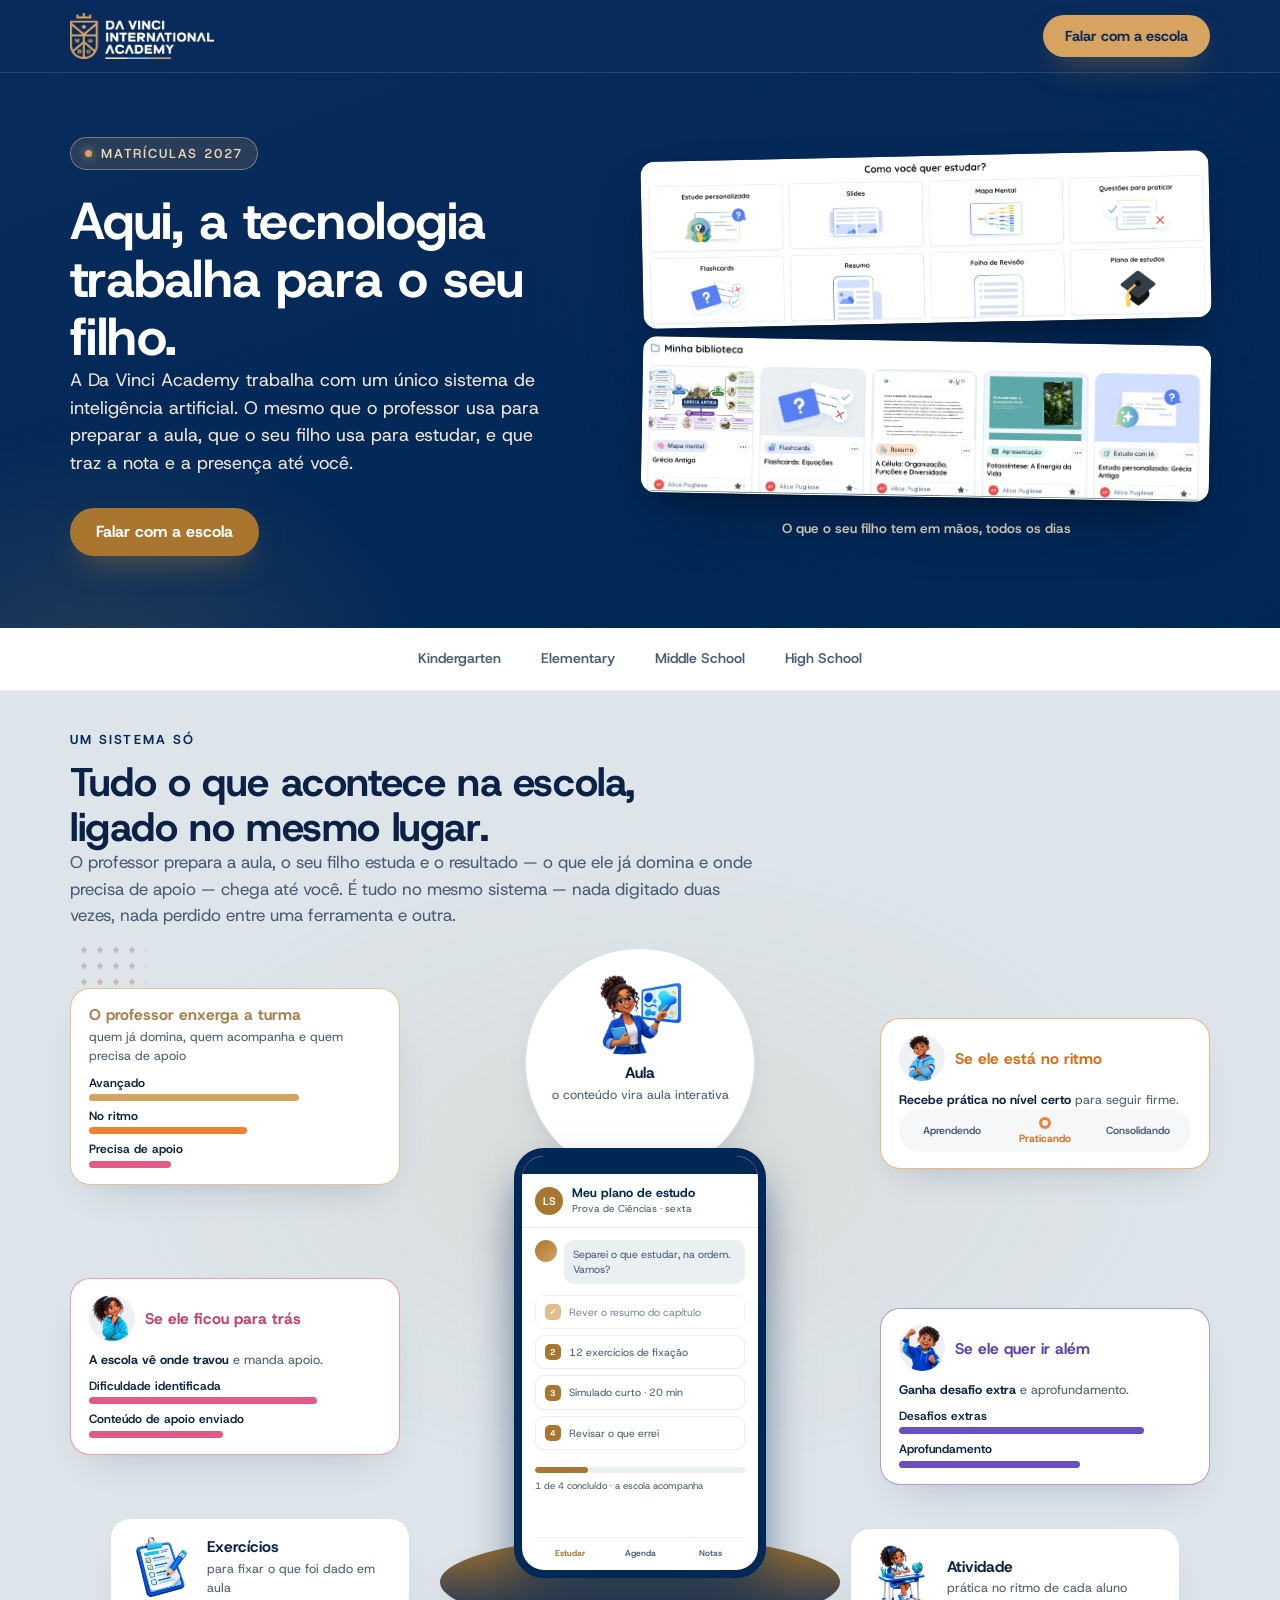
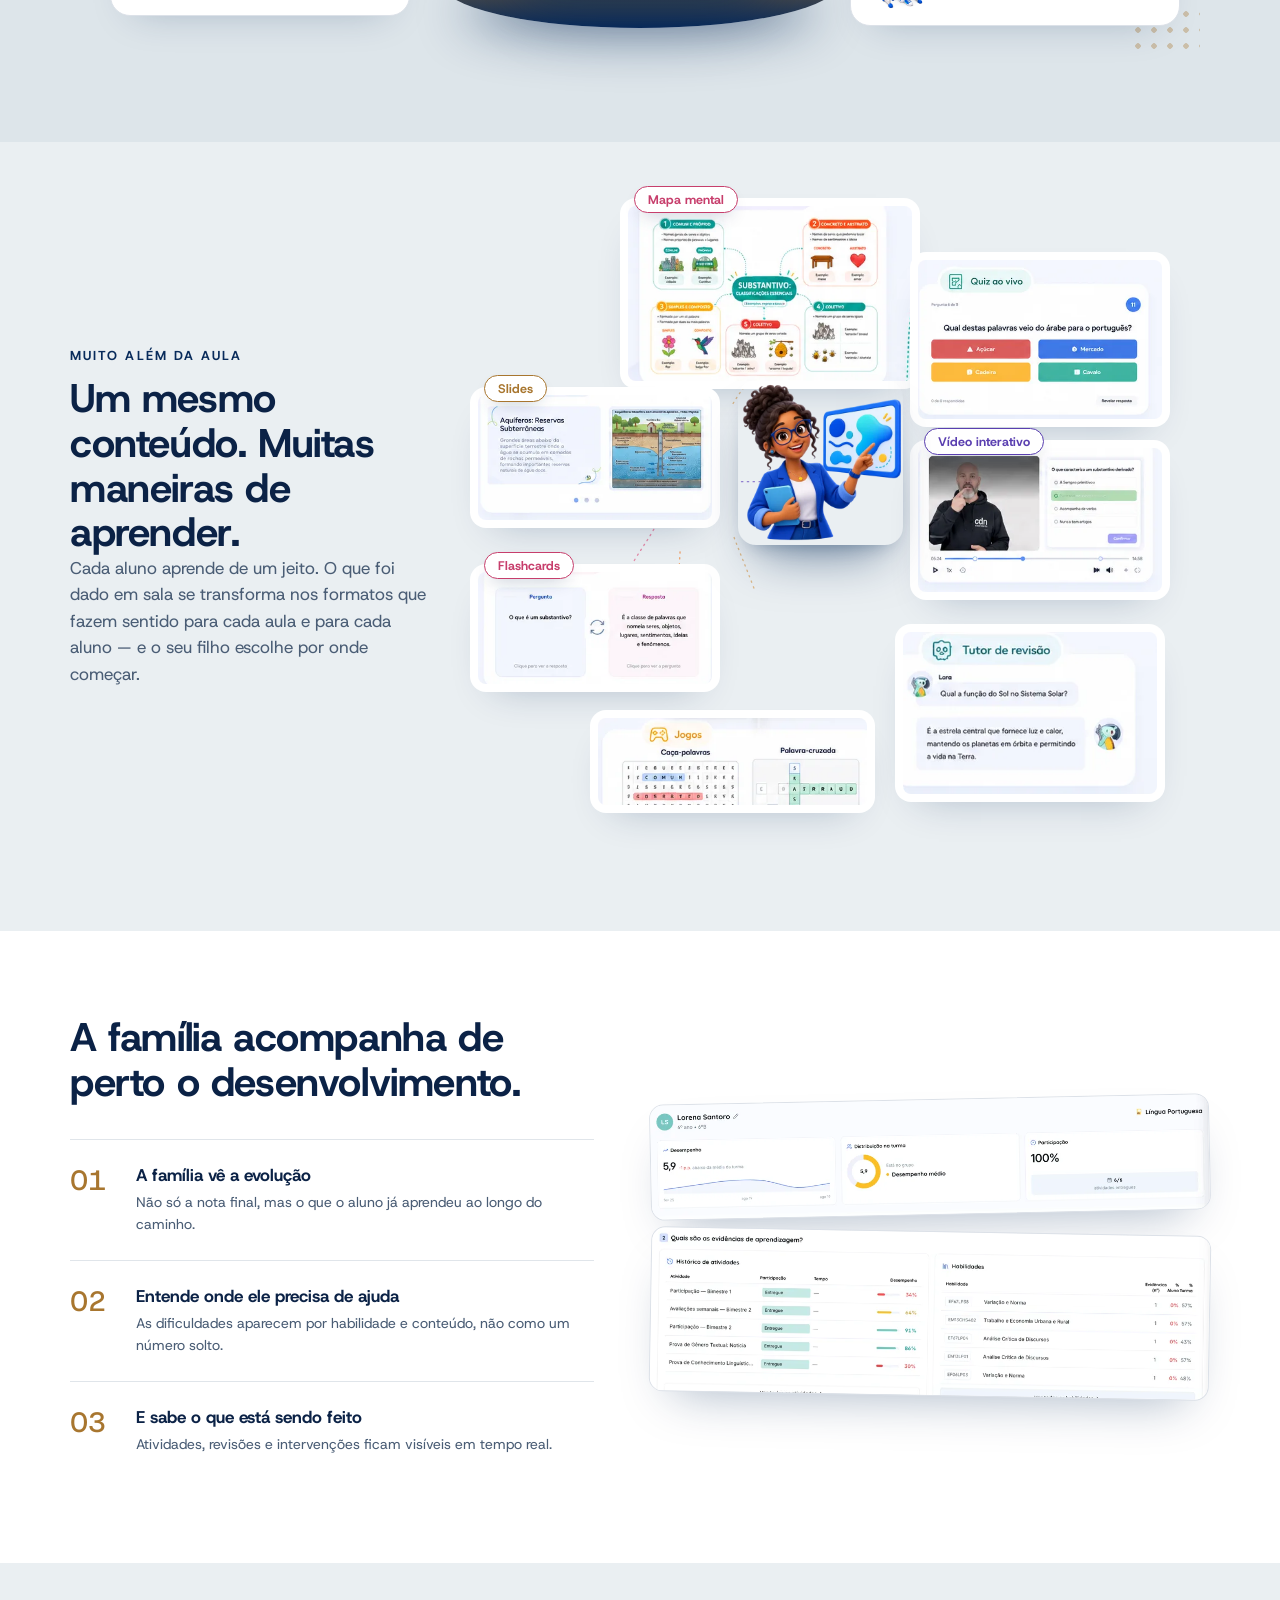
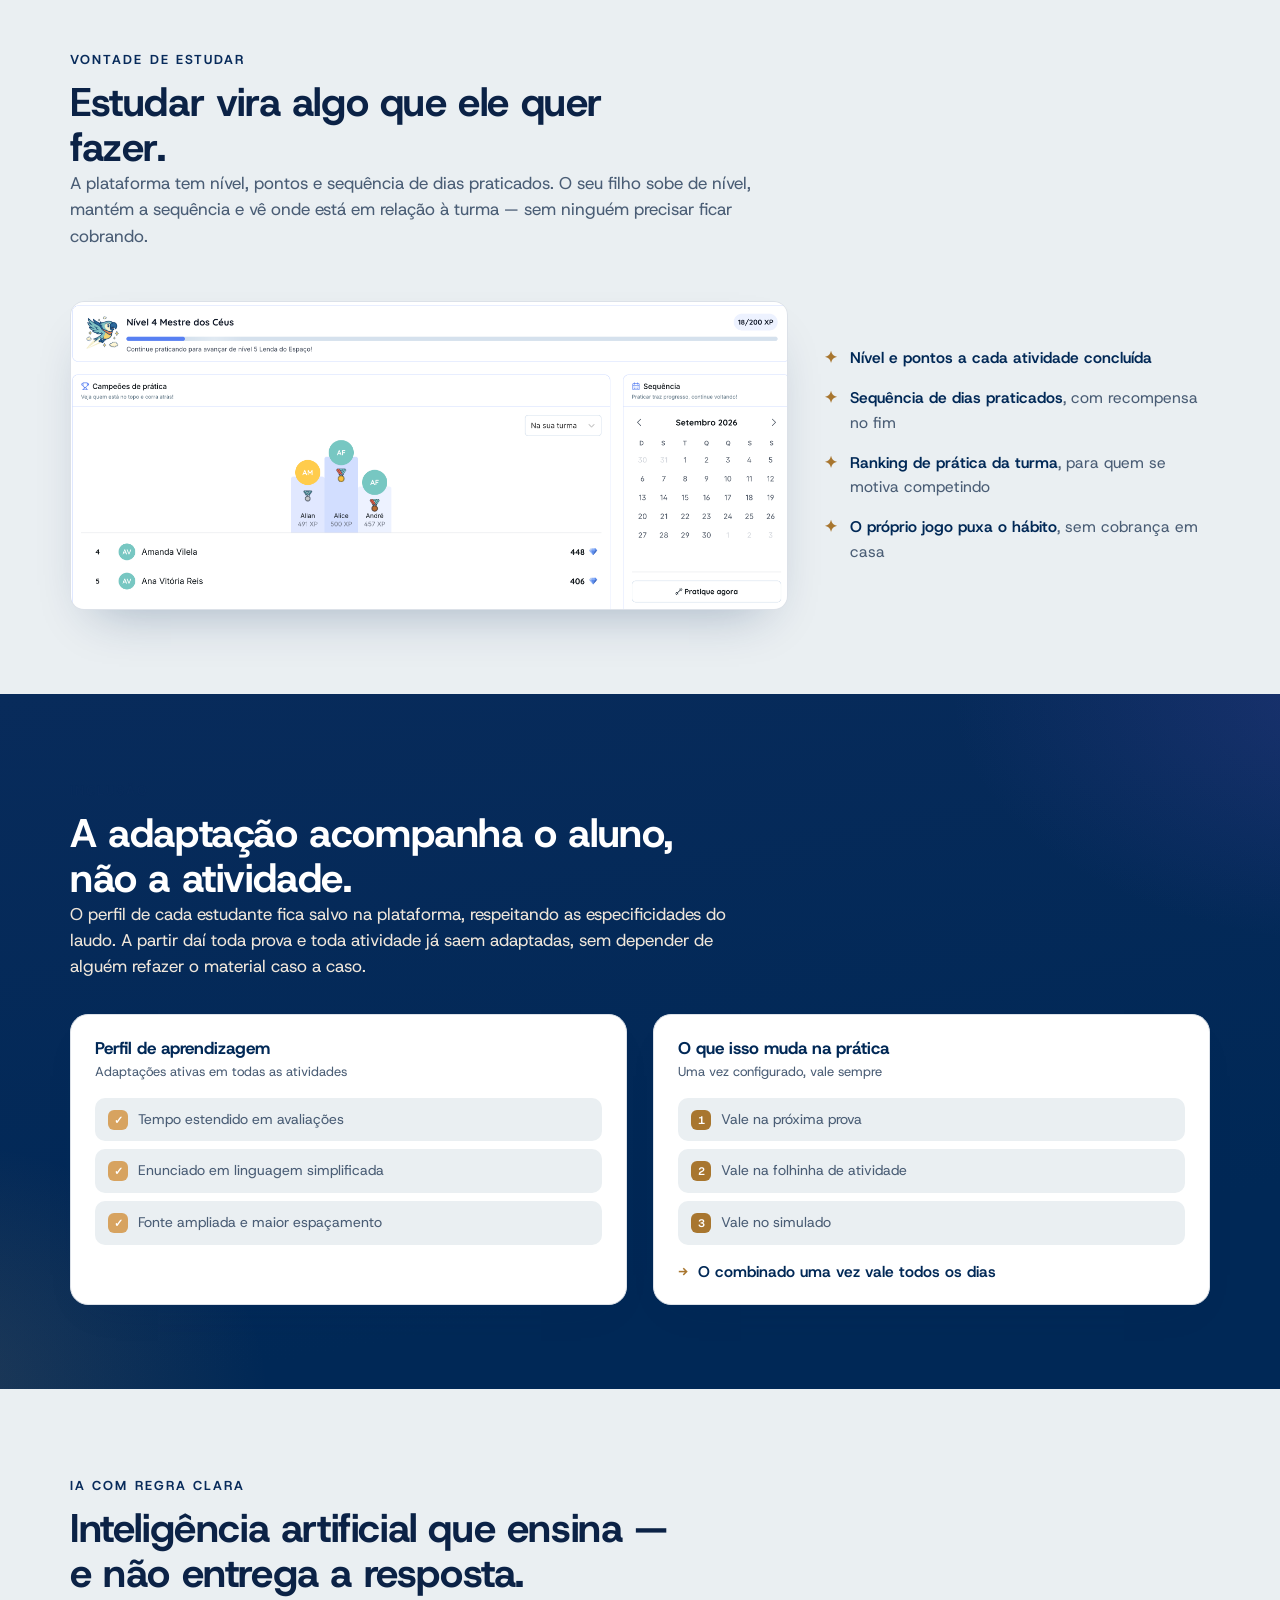
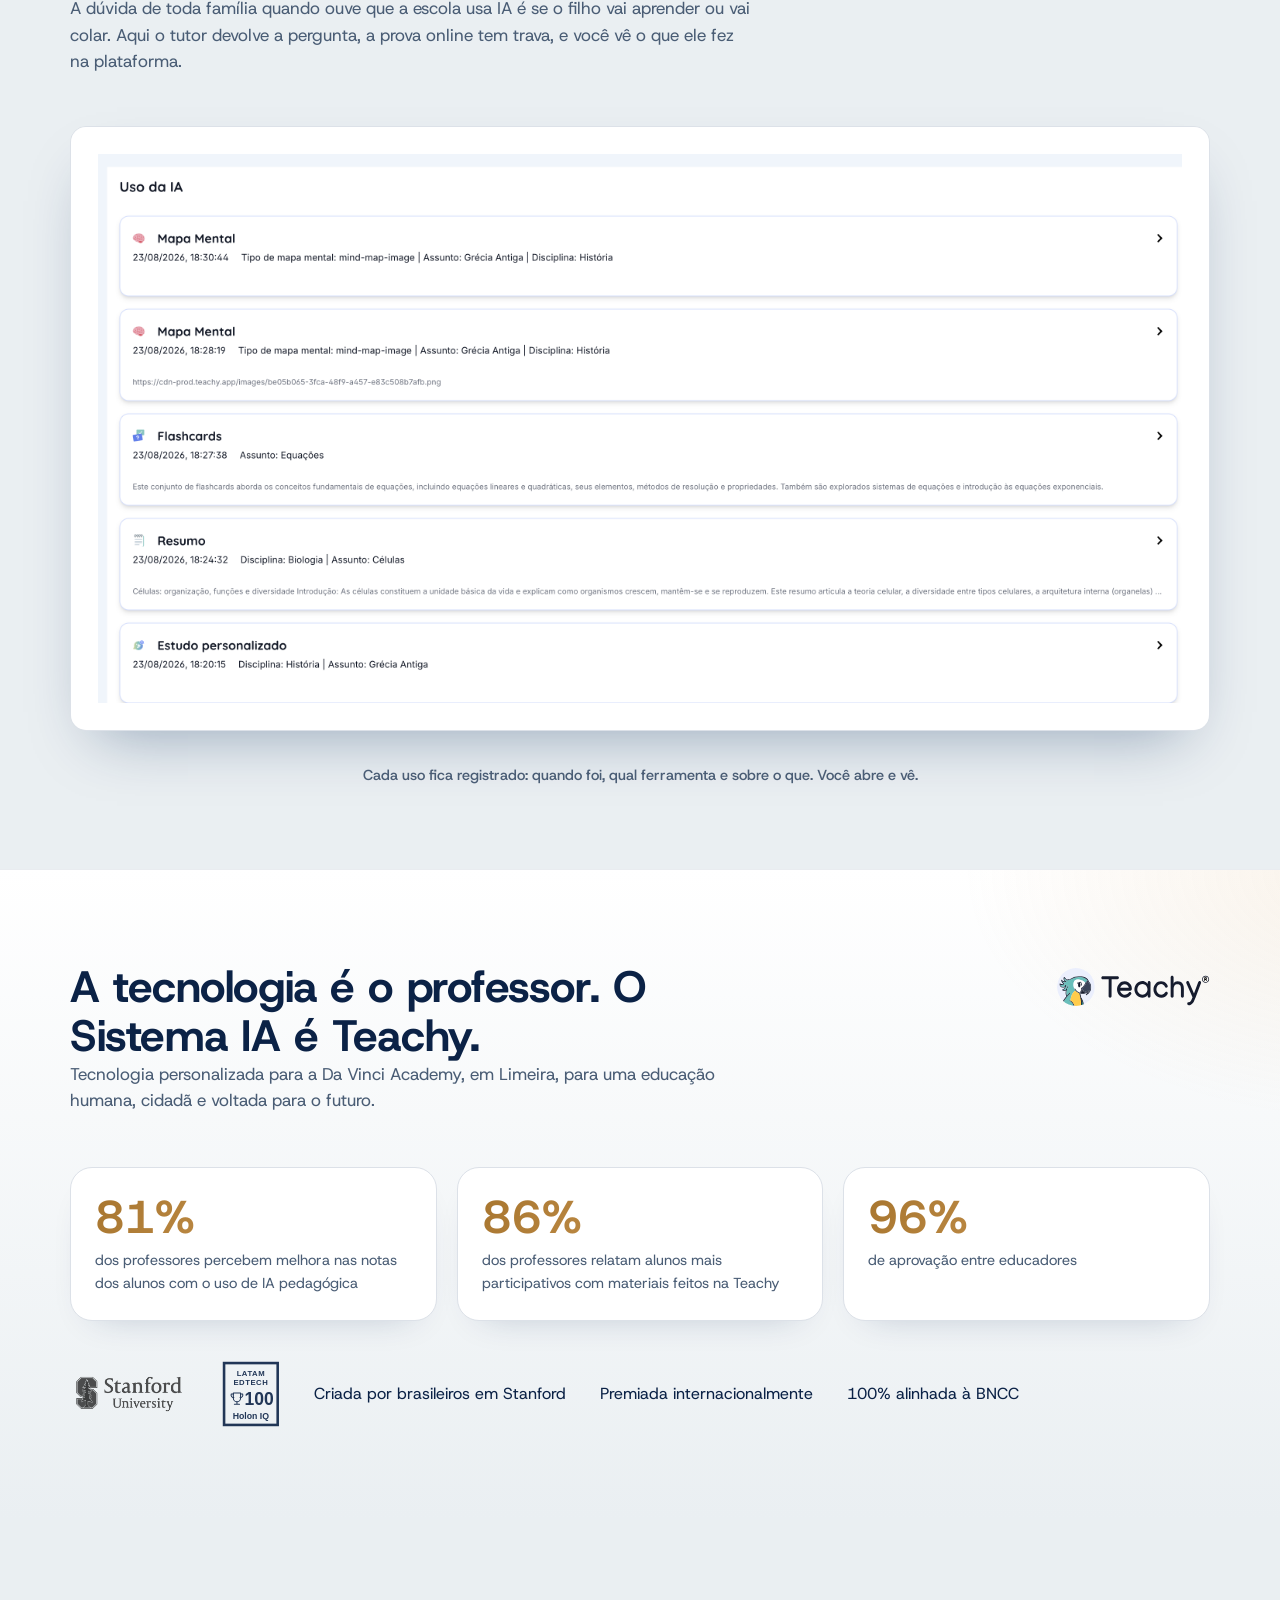
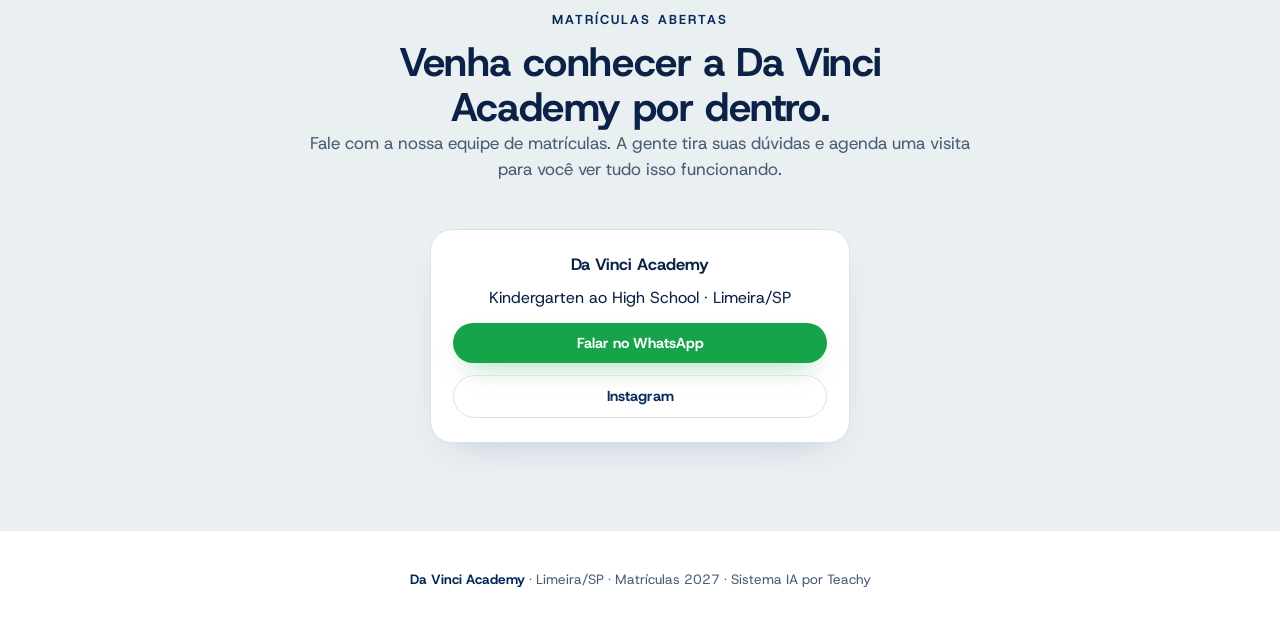
<file: davinci/index.html>
<!doctype html>
<html lang="pt-BR">
<head>
<meta charset="utf-8">
<meta name="viewport" content="width=device-width,initial-scale=1">
<title>Da Vinci Academy · O Sistema IA da escola</title>
<link rel="preconnect" href="https://fonts.googleapis.com">
<link rel="preconnect" href="https://fonts.gstatic.com" crossorigin>
<link href="https://fonts.googleapis.com/css2?family=Host+Grotesk:wght@300;400;500;600;700;800&display=swap" rel="stylesheet">
<link rel="stylesheet" href="lp-material.css">
<style>
/* ═══════════════════════════════════════════════════════════════
   Brand kit do Da Vinci Academy, tirado de davinciacademy.com.br:
   Host Grotesk, navy #082b5b e dourado #d7a360.
   Sobrescreve o template; o resto do lp-material.css fica intacto.
   ═══════════════════════════════════════════════════════════════ */
.lpm{
 --lpm-principal:#082b5b;
 --lpm-vivo:#a8762f;
 --lpm-navy:#002856;
 --lpm-navy2:#082b5b;
 --lpm-gelo:#eaeff2;
 --lpm-gelo2:#dde5ea;
 --lpm-destaque:#d7a360;
 --lpm-destaque-claro:#ecd4ae;
 --lpm-tinta:#0b2246;
 --lpm-tinta-suave:#4a5d75;
 --lpm-font-display:"Host Grotesk",sans-serif;
 --lpm-font-body:"Host Grotesk",sans-serif;
}
/* ═══════════════════════════════════════════════════════════════
   Camada Enterprise — só o que não existe no template de material.
   Tudo o mais vem de lp-material.css, sem alteração.
   ═══════════════════════════════════════════════════════════════ */
body{margin:0}

/* barra de topo */
.ent-topo{position:sticky;top:0;z-index:70;background:#082b5b;border-bottom:1px solid rgba(255,255,255,.12)}
.ent-topo__in{display:flex;align-items:center;gap:12px;padding:13px 0}
.ent-topo__marca{height:46px;display:grid;place-items:center}
.ent-topo__marca img{height:46px;width:auto;display:block}
.ent-topo__nome{display:none}
.ent-topo .lpm-btn{margin-left:auto;height:42px;padding:0 22px;font-size:14.5px;background:#d7a360;color:#082b5b;border-radius:999px;font-weight:700}

/* visual do hero: tela de produto flutuando */
.ent-hero-tela{position:relative;flex-direction:column;width:100%;margin:0}
.lpm .ent-hero-tela figcaption{margin:22px 0 0;font:600 13.5px var(--lpm-font-body);color:var(--lpm-texto-claro-2);text-align:center}
/* as duas telas de insights, empilhadas e levemente inclinadas */
.ent-telas{display:flex;flex-direction:column;gap:18px;width:100%}
.ent-telas img{width:100%;border-radius:14px;border:1px solid rgba(255,255,255,.14);background:#fff;box-shadow:0 30px 64px -26px rgba(3,12,28,.62),0 10px 24px -14px rgba(3,12,28,.45)}
.ent-telas img:first-child{transform:rotate(-1.2deg)}
.ent-telas img:last-child{transform:rotate(1deg)}
/* hero: coluna da direita mais larga, pra os insights ficarem legíveis */
@media(min-width:1024px){
 .lpm-hero__in{grid-template-columns:minmax(0,1fr) minmax(0,568px);gap:44px}
 .lpm-hero__conteudo{max-width:520px}
}
/* família: as telas de insight do responsável */
.ent-telas-familia{display:flex;flex-direction:column;gap:20px;margin-top:8px}
.ent-telas-familia img{width:100%;border-radius:14px;border:1px solid var(--lpm-borda);background:#fff;box-shadow:0 24px 50px -24px color-mix(in srgb,var(--lpm-navy) 35%,transparent)}
.ent-telas-familia img:first-child{transform:rotate(-.8deg)}
.ent-telas-familia img:last-child{transform:rotate(.7deg)}
/* tela em largura cheia */
.ent-tela-larga{margin-top:52px}
.ent-tela-larga img{width:100%;border-radius:16px;border:1px solid var(--lpm-borda);background:#fff;box-shadow:0 28px 60px -26px color-mix(in srgb,var(--lpm-navy) 38%,transparent)}
.lpm .ent-legenda{margin:34px 0 0;text-align:center;font:500 14.5px var(--lpm-font-body);color:var(--lpm-tinta-suave)}
/* gamificação */
.ent-gami{display:grid;gap:26px;margin-top:52px}
@media(min-width:1024px){.ent-gami{grid-template-columns:minmax(0,1.3fr) minmax(0,.7fr);align-items:center;gap:36px}}
.ent-gami img{width:100%;border-radius:14px;border:1px solid var(--lpm-borda);background:#fff;box-shadow:0 24px 50px -24px color-mix(in srgb,var(--lpm-navy) 32%,transparent)}
.ent-gami ul{margin:0;padding:0;list-style:none;display:flex;flex-direction:column;gap:15px}
.ent-gami li{position:relative;padding-left:26px;font:400 15.5px/1.6 var(--lpm-font-body);color:var(--lpm-tinta-suave)}
.ent-gami li:before{content:"\2726";position:absolute;left:0;top:0;color:var(--lpm-vivo);font-weight:700}
.ent-gami li b{color:var(--lpm-navy);font-weight:600}

/* centro da órbita: o espaço do aluno num celular, apoiado no pedestal */
.lpm-arte__livro.ent-fone{width:min(252px,66vw);height:430px;display:flex;flex-direction:column;background:#fff;border:8px solid var(--lpm-navy);border-radius:30px;overflow:hidden;box-shadow:0 26px 50px -22px color-mix(in srgb,var(--lpm-navy) 55%,transparent);text-align:left}
.ent-fone__topo{height:18px;background:var(--lpm-navy)}
.ent-fone__cab{display:flex;align-items:center;gap:9px;padding:11px 13px 10px;border-bottom:1px solid var(--lpm-borda-suave)}
.ent-fone__av{width:28px;height:28px;border-radius:50%;background:var(--lpm-vivo);color:#fff;display:grid;place-items:center;font:700 11px var(--lpm-font-display);flex:none}
.ent-fone__cab b{display:block;font:700 12.5px var(--lpm-font-display);color:var(--lpm-navy);line-height:1.25}
.ent-fone__cab s{display:block;text-decoration:none;font-size:10px;color:var(--lpm-tinta-suave)}
.ent-fone__corpo{padding:12px 13px 0;flex:1;display:flex;flex-direction:column}
.ent-fone__lara{display:flex;gap:7px;align-items:flex-start;margin-bottom:11px}
.ent-fone__lara:before{content:"";width:22px;height:22px;border-radius:50%;background:linear-gradient(135deg,var(--lpm-vivo),var(--lpm-destaque));flex:none}
.ent-fone__bolha{font-size:10.5px;line-height:1.45;background:var(--lpm-gelo);border-radius:10px;padding:7px 9px;color:var(--lpm-tinta-suave)}
.ent-fone__item{display:flex;align-items:center;gap:8px;font-size:10.5px;color:var(--lpm-tinta-suave);border:1px solid var(--lpm-borda-suave);border-radius:9px;padding:8px 9px;margin-bottom:6px}
.ent-fone__item i{width:16px;height:16px;border-radius:5px;background:var(--lpm-vivo);color:#fff;display:grid;place-items:center;font:700 8.5px var(--lpm-font-display);font-style:normal;flex:none}
.ent-fone__item.feito{color:var(--lpm-tinta-suave);opacity:.72}
.ent-fone__item.feito i{background:var(--lpm-destaque)}
.ent-fone__barra{height:6px;border-radius:99px;background:var(--lpm-gelo);margin-top:11px;overflow:hidden}
.ent-fone__barra s{display:block;width:25%;height:100%;border-radius:99px;background:var(--lpm-vivo)}
.ent-fone__nota{font-size:9.5px;color:var(--lpm-tinta-suave);margin-top:6px}
.ent-fone__nav{margin-top:auto;display:flex;border-top:1px solid var(--lpm-borda-suave);padding:9px 0 11px}
.ent-fone__nav i{flex:1;text-align:center;font:600 8.5px var(--lpm-font-body);font-style:normal;color:var(--lpm-tinta-suave)}
.ent-fone__nav i.on{color:var(--lpm-vivo);font-weight:700}

/* centro do leque: a aula como origem dos formatos */
.lpm-f2--livro.ent-aula img{aspect-ratio:1;border-radius:18px;transform:none;width:min(190px,50vw)}

/* seções próprias do Enterprise */
.ent-duo{display:grid;gap:20px;margin-top:34px}
@media(min-width:900px){.ent-duo{grid-template-columns:1fr 1fr;gap:26px}}
.ent-card{background:#fff;border:1px solid var(--lpm-borda);border-radius:18px;padding:22px 24px;box-shadow:0 16px 40px -26px color-mix(in srgb,var(--lpm-navy) 30%,transparent)}
.ent-card__t{font:700 17px var(--lpm-font-display);color:var(--lpm-navy)}
.lpm .ent-card__s{font-size:13px;color:var(--lpm-tinta-suave);margin-top:3px}
.ent-passos{margin-top:16px;display:flex;flex-direction:column;gap:8px}
.ent-passo{display:flex;align-items:center;gap:10px;font-size:14px;color:var(--lpm-tinta-suave);background:var(--lpm-gelo);border-radius:10px;padding:11px 13px}
.ent-passo b{width:20px;height:20px;border-radius:6px;background:var(--lpm-vivo);color:#fff;display:grid;place-items:center;font:700 11px var(--lpm-font-display);flex:none}
.ent-passo.ok b{background:var(--lpm-destaque)}
.ent-alerta{margin-top:16px;display:flex;gap:11px;align-items:flex-start;background:color-mix(in srgb,var(--lpm-ritmo) 12%,#fff);border:1px solid color-mix(in srgb,var(--lpm-ritmo) 32%,#fff);border-radius:12px;padding:13px 15px}
.ent-alerta span{font-size:13px;line-height:1.55;color:var(--lpm-ritmo-escuro);font-weight:500}
.ent-tabela{width:100%;border-collapse:collapse;margin-top:14px;font-size:13.5px}
.ent-tabela th{text-align:left;font:600 10.5px var(--lpm-font-body);letter-spacing:.08em;text-transform:uppercase;color:var(--lpm-tinta-suave);padding:0 10px 9px 0;border-bottom:1px solid var(--lpm-borda)}
.ent-tabela td{padding:10px 10px 10px 0;border-bottom:1px solid var(--lpm-borda-suave);color:var(--lpm-tinta-suave)}
.ent-tabela td b{color:var(--lpm-navy);font-weight:600}
.ent-remate{margin-top:16px;font:600 15.5px var(--lpm-font-body);color:var(--lpm-navy);display:flex;gap:10px}
.ent-remate:before{content:"→";color:var(--lpm-vivo);font-weight:700}
.ent-rodape{padding:38px 0;text-align:center;font-size:13.5px;color:var(--lpm-tinta-suave)}
.ent-rodape b{color:var(--lpm-navy)}
/* selos: cada um no seu tamanho ótico */
.lpm-teachy__provas .ent-selo-stanford{height:44px}
.lpm-teachy__provas .lpm-selo-holoniq{height:66px;width:auto}

/* CTA com uma única unidade: card centrado */
.lpm-matricula__grid[data-quantidade="1"] .lpm-unidade{align-items:center;text-align:center}
.lpm-matricula__grid[data-quantidade="1"] .lpm-unidade .lpm-btn{width:100%;justify-content:center}
</style>
</head>
<body>
<div class="lpm lpm--preview">

<div class="ent-topo"><div class="lpm-wrap ent-topo__in">
 <div class="ent-topo__marca"><img src="img/escola-logo.webp" alt="Da Vinci International Academy"></div>
 <span class="ent-topo__nome">Da Vinci Academy</span>
 <a class="lpm-btn lpm-btn--solido" href="#matricula">Falar com a escola</a>
</div></div>

<!-- ═══ HERO ═══ -->
<section class="lpm-hero">
 <div class="lpm-hero__brilho" aria-hidden="true"></div>
 <div class="lpm-wrap lpm-hero__in">
  <div class="lpm-hero__conteudo">
   <span class="lpm-eyebrow">Matrículas 2027</span>
   <h1 class="lpm-hero__title">Aqui, a tecnologia trabalha para o seu filho.</h1>
   <p class="lpm-hero__sub">A Da Vinci Academy trabalha com um único sistema de inteligência artificial. O mesmo que o professor usa para preparar a aula, que o seu filho usa para estudar, e que traz a nota e a presença até você.</p>
   <div class="lpm-hero__ctas">
    <a class="lpm-btn lpm-btn--solido" href="#matricula">Falar com a escola</a>
   </div>
  </div>
  <figure class="lpm-hero__capas ent-hero-tela">
   <div class="ent-telas">
    <img src="img/tela/formatos-estudo.png" alt="As formas de estudar disponíveis para o aluno na plataforma" loading="eager">
    <img src="img/tela/biblioteca-aluno.png" alt="Materiais que o próprio aluno criou na plataforma" loading="eager">
   </div>
   <figcaption>O que o seu filho tem em mãos, todos os dias</figcaption>
  </figure>
 </div>
</section>

<div class="lpm-logos"><div class="lpm-wrap lpm-logos__in">
 <span class="lpm-logos__pill"><span>Kindergarten</span></span>
 <span class="lpm-logos__pill"><span>Elementary</span></span>
 <span class="lpm-logos__pill"><span>Middle School</span></span>
 <span class="lpm-logos__pill"><span>High School</span></span>
</div></div>

<!-- ═══ ÓRBITA · o ciclo da aula ═══ -->
<section class="lpm-secao lpm-secao--justa lpm-secao--arte">
 <div class="lpm-wrap">
  <div class="lpm-reveal">
   <span class="lpm-kicker">Um sistema só</span>
   <h2>Tudo o que acontece na escola, ligado no mesmo lugar.</h2>
   <p class="lpm-secao__lead">O professor prepara a aula, o seu filho estuda e o resultado — o que ele já domina e onde precisa de apoio — chega até você. É tudo no mesmo sistema — nada digitado duas vezes, nada perdido entre uma ferramenta e outra.</p>
  </div>

  <div class="lpm-arte lpm-reveal">
   <svg class="lpm-arte__fios" viewBox="0 0 700 700" aria-hidden="true">
    <path d="M 250 150 C 268 160 275 170 282 182" style="stroke:var(--lpm-reforco)"/>
    <path d="M 440 130 C 420 150 410 165 398 185" style="stroke:var(--lpm-destaque)"/>
    <path d="M 248 262 C 258 262 266 262 278 262" style="stroke:var(--lpm-vivo)"/>
    <path d="M 442 300 C 430 300 420 300 408 300" style="stroke:var(--lpm-alem)"/>
    <path d="M 250 420 C 262 400 270 390 280 372" style="stroke:var(--lpm-reforco)"/>
    <path d="M 432 462 C 420 430 412 412 400 380" style="stroke:var(--lpm-destaque)"/>
    <path d="M 300 560 C 310 520 315 500 320 400" style="stroke:var(--lpm-ritmo)"/>
   </svg>
   <div class="lpm-arte__dots lpm-arte__dots--tl" aria-hidden="true"></div>
   <div class="lpm-arte__dots lpm-arte__dots--br" aria-hidden="true"></div>

   <div class="lpm-arte__palco" aria-hidden="true"></div>

   <div class="lpm-arte__livro ent-fone" role="img" aria-label="O espaço do aluno na plataforma, com o plano de estudo montado pela Lara">
    <div class="ent-fone__topo"></div>
    <div class="ent-fone__cab">
     <span class="ent-fone__av">LS</span>
     <span><b>Meu plano de estudo</b><s>Prova de Ciências · sexta</s></span>
    </div>
    <div class="ent-fone__corpo">
     <div class="ent-fone__lara"><span class="ent-fone__bolha">Separei o que estudar, na ordem. Vamos?</span></div>
     <div class="ent-fone__item feito"><i>✓</i>Rever o resumo do capítulo</div>
     <div class="ent-fone__item"><i>2</i>12 exercícios de fixação</div>
     <div class="ent-fone__item"><i>3</i>Simulado curto · 20 min</div>
     <div class="ent-fone__item"><i>4</i>Revisar o que errei</div>
     <div class="ent-fone__barra"><s></s></div>
     <div class="ent-fone__nota">1 de 4 concluído · a escola acompanha</div>
     <div class="ent-fone__nav"><i class="on">Estudar</i><i>Agenda</i><i>Notas</i></div>
    </div>
   </div>

   <div class="lpm-arte__card lpm-arte__card--insights">
    <div class="lpm-arte__titulo lpm-arte__titulo--insights">O professor enxerga a turma</div>
    <div class="lpm-arte__sub">quem já domina, quem acompanha e quem precisa de apoio</div>
    <div class="lpm-arte__linhas">
     <div class="lpm-arte__aluno"><span>Avançado</span><i style="width:72%;background:var(--lpm-destaque)"></i></div>
     <div class="lpm-arte__aluno"><span>No ritmo</span><i style="width:54%;background:var(--lpm-ritmo)"></i></div>
     <div class="lpm-arte__aluno"><span>Precisa de apoio</span><i style="width:28%;background:var(--lpm-reforco)"></i></div>
    </div>
    </div>

   <div class="lpm-arte__card lpm-arte__card--aula">
    <img src="img/ilustra/professora-aula.webp" alt="" loading="lazy">
    <div class="lpm-arte__titulo">Aula</div>
    <div class="lpm-arte__sub">o conteúdo vira aula interativa</div>
    </div>

   <div class="lpm-arte__card lpm-arte__card--ritmo">
    <div class="lpm-arte__cabeca">
     <img src="img/ilustra/aluno-ritmo.webp" alt="" loading="lazy">
     <div class="lpm-arte__titulo lpm-arte__titulo--ritmo">Se ele está no ritmo</div>
    </div>
    <p class="lpm-arte__proposta"><strong>Recebe prática no nível certo</strong> para seguir firme.</p>
    <div class="lpm-arte__stepper"><span>Aprendendo</span><span class="ativo">Praticando</span><span>Consolidando</span></div>
    </div>

   <div class="lpm-arte__card lpm-arte__card--reforco">
    <div class="lpm-arte__cabeca">
     <img src="img/ilustra/aluna-reforco.webp" alt="" loading="lazy">
     <div class="lpm-arte__titulo lpm-arte__titulo--reforco">Se ele ficou para trás</div>
    </div>
    <p class="lpm-arte__proposta"><strong>A escola vê onde travou</strong> e manda apoio.</p>
    <div class="lpm-arte__linhas">
     <div class="lpm-arte__aluno"><span>Dificuldade identificada</span><i style="width:78%;background:var(--lpm-reforco)"></i></div>
     <div class="lpm-arte__aluno"><span>Conteúdo de apoio enviado</span><i style="width:46%;background:var(--lpm-reforco)"></i></div>
    </div>
    </div>

   <div class="lpm-arte__card lpm-arte__card--alem">
    <div class="lpm-arte__cabeca">
     <img src="img/ilustra/aluno-alem.webp" alt="" loading="lazy">
     <div class="lpm-arte__titulo lpm-arte__titulo--alem">Se ele quer ir além</div>
    </div>
    <p class="lpm-arte__proposta"><strong>Ganha desafio extra</strong> e aprofundamento.</p>
    <div class="lpm-arte__linhas">
     <div class="lpm-arte__aluno"><span>Desafios extras</span><i style="width:84%;background:var(--lpm-alem)"></i></div>
     <div class="lpm-arte__aluno"><span>Aprofundamento</span><i style="width:62%;background:var(--lpm-alem)"></i></div>
    </div>
    </div>

   <div class="lpm-arte__card lpm-arte__card--exercicios">
    <img src="img/ilustra/exercicios.webp" alt="" loading="lazy">
    <div><div class="lpm-arte__titulo">Exercícios</div>
    <div class="lpm-arte__sub">para fixar o que foi dado em aula</div></div>
   </div>

   <div class="lpm-arte__card lpm-arte__card--atividade">
    <img src="img/ilustra/aluna-atividade.webp" alt="" loading="lazy">
    <div><div class="lpm-arte__titulo">Atividade</div>
    <div class="lpm-arte__sub">prática no ritmo de cada aluno</div></div>
   </div>
  </div>
 </div>
</section>

<!-- ═══ LEQUE · formatos de estudo ═══ -->
<section class="lpm-secao lpm-secao--gelo lpm-secao--formatos">
 <div class="lpm-wrap lpm-formatos-col">
  <div class="lpm-reveal">
   <span class="lpm-kicker">Muito além da aula</span>
   <h2>Um mesmo conteúdo. Muitas maneiras de aprender.</h2>
   <p class="lpm-secao__lead">Cada aluno aprende de um jeito. O que foi dado em sala se transforma nos formatos que fazem sentido para cada aula e para cada aluno — e o seu filho escolhe por onde começar.</p>
  </div>

  <div class="lpm-formatos2 lpm-reveal" style="--d:0.1s">
   <svg class="lpm-formatos2__fios" viewBox="0 0 700 700" aria-hidden="true">
    <path d="M 250 150 C 268 160 275 170 282 182" style="stroke:var(--lpm-reforco)"/>
    <path d="M 440 130 C 420 150 410 165 398 185" style="stroke:var(--lpm-destaque)"/>
    <path d="M 248 262 C 258 262 266 262 278 262" style="stroke:var(--lpm-vivo)"/>
    <path d="M 442 300 C 430 300 420 300 408 300" style="stroke:var(--lpm-alem)"/>
    <path d="M 250 420 C 262 400 270 390 280 372" style="stroke:var(--lpm-reforco)"/>
    <path d="M 432 462 C 420 430 412 412 400 380" style="stroke:var(--lpm-destaque)"/>
    <path d="M 300 560 C 310 520 315 500 320 400" style="stroke:var(--lpm-ritmo)"/>
   </svg>

   <div class="lpm-f2 lpm-f2--livro ent-aula">
    <img src="img/ilustra/professora-aula.webp" alt="Professora em aula na Da Vinci Academy" loading="lazy">
   </div>

   <div class="lpm-f2 lpm-f2--mapa">
    <span class="lpm-f2__chip lpm-f2__chip--reforco">Mapa mental</span>
    <img src="img/formatos/mapa-mental.webp" alt="Mapa mental de classificações do substantivo" loading="lazy">
   </div>
   <div class="lpm-f2 lpm-f2--quiz">
    <img src="img/formatos/quiz-vivo.webp" alt="Quiz ao vivo com pergunta e alternativas coloridas" loading="lazy">
   </div>
   <div class="lpm-f2 lpm-f2--video">
    <span class="lpm-f2__chip lpm-f2__chip--alem">Vídeo interativo</span>
    <img src="img/formatos/video-interativo.webp" alt="Vídeo interativo com quiz durante a aula" loading="lazy">
   </div>
   <div class="lpm-f2 lpm-f2--slides">
    <span class="lpm-f2__chip lpm-f2__chip--vivo">Slides</span>
    <img src="img/formatos/slides.webp" alt="Slides sobre aquíferos e reservas subterrâneas" loading="lazy">
   </div>
   <div class="lpm-f2 lpm-f2--flash">
    <span class="lpm-f2__chip lpm-f2__chip--reforco">Flashcards</span>
    <img src="img/formatos/flashcards.webp" alt="Flashcards de pergunta e resposta" loading="lazy">
   </div>
   <div class="lpm-f2 lpm-f2--jogos">
    <img src="img/formatos/jogos.webp" alt="Jogos de caça-palavras e palavra-cruzada" loading="lazy">
   </div>
   <div class="lpm-f2 lpm-f2--tutor">
    <img src="img/formatos/tutor.webp" alt="Tutor de revisão em formato de chat com a Lara" loading="lazy">
   </div>
  </div>
 </div>
</section>

<!-- ═══ FAMÍLIA ═══ -->
<section class="lpm-secao">
 <div class="lpm-wrap lpm-familia2">
  <div>
   <div class="lpm-reveal">
    <h2>A família acompanha de perto o desenvolvimento.</h2>
   </div>
   <div class="lpm-familia__lista lpm-reveal" style="--d:0.1s">
    <div class="lpm-familia__item">
    <span class="lpm-familia__num">01</span>
    <div><strong>A família vê a evolução</strong><p>Não só a nota final, mas o que o aluno já aprendeu ao longo do caminho.</p></div>
    </div>
    <div class="lpm-familia__item">
    <span class="lpm-familia__num">02</span>
    <div><strong>Entende onde ele precisa de ajuda</strong><p>As dificuldades aparecem por habilidade e conteúdo, não como um número solto.</p></div>
    </div>
    <div class="lpm-familia__item">
    <span class="lpm-familia__num">03</span>
    <div><strong>E sabe o que está sendo feito</strong><p>Atividades, revisões e intervenções ficam visíveis em tempo real.</p></div>
    </div>
   </div>
  </div>
  <div class="lpm-familia__telas lpm-reveal" style="--d:0.2s">
   <img src="img/produto/relatorio-aluno.webp" alt="Desempenho do aluno, distribuição na turma e participação" loading="lazy">
   <img src="img/produto/habilidades.webp" alt="Histórico de atividades e habilidades da BNCC do aluno" loading="lazy">
  </div>
 </div>
</section>

<!-- ═══ GAMIFICAÇÃO ═══ -->
<section class="lpm-secao lpm-secao--gelo">
 <div class="lpm-wrap">
  <div class="lpm-reveal">
   <span class="lpm-kicker">Vontade de estudar</span>
   <h2>Estudar vira algo que ele quer fazer.</h2>
   <p class="lpm-secao__lead">A plataforma tem nível, pontos e sequência de dias praticados. O seu filho sobe de nível, mantém a sequência e vê onde está em relação à turma — sem ninguém precisar ficar cobrando.</p>
  </div>
  <div class="ent-gami lpm-reveal" style="--d:0.1s">
   <img src="img/tela/gamificacao.png" alt="Nível do aluno, pontos de experiência e ranking de prática da turma" loading="lazy">
   <ul>
    <li><b>Nível e pontos a cada atividade concluída</b></li>
    <li><b>Sequência de dias praticados</b>, com recompensa no fim</li>
    <li><b>Ranking de prática da turma</b>, para quem se motiva competindo</li>
    <li><b>O próprio jogo puxa o hábito</b>, sem cobrança em casa</li>
   </ul>
  </div>
 </div>
</section>

<!-- ═══ INCLUSÃO (escuro) ═══ -->
<section class="lpm-secao lpm-pessoal">
 <div class="lpm-wrap">
  <div class="lpm-reveal">
   <span class="lpm-kicker">Inclusão</span>
   <h2>A adaptação acompanha o aluno, não a atividade.</h2>
   <p class="lpm-secao__lead">O perfil de cada estudante fica salvo na plataforma, respeitando as especificidades do laudo. A partir daí toda prova e toda atividade já saem adaptadas, sem depender de alguém refazer o material caso a caso.</p>
  </div>
  <div class="ent-duo lpm-reveal" style="--d:0.1s">
   <div class="ent-card">
    <div class="ent-card__t">Perfil de aprendizagem</div>
    <div class="ent-card__s">Adaptações ativas em todas as atividades</div>
    <div class="ent-passos">
    <div class="ent-passo ok"><b>✓</b>Tempo estendido em avaliações</div>
    <div class="ent-passo ok"><b>✓</b>Enunciado em linguagem simplificada</div>
    <div class="ent-passo ok"><b>✓</b>Fonte ampliada e maior espaçamento</div>
    </div>
   </div>
   <div class="ent-card">
    <div class="ent-card__t">O que isso muda na prática</div>
    <div class="ent-card__s">Uma vez configurado, vale sempre</div>
    <div class="ent-passos">
    <div class="ent-passo"><b>1</b>Vale na próxima prova</div>
    <div class="ent-passo"><b>2</b>Vale na folhinha de atividade</div>
    <div class="ent-passo"><b>3</b>Vale no simulado</div>
    </div>
    <div class="ent-remate">O combinado uma vez vale todos os dias</div>
   </div>
  </div>
 </div>
</section>

<!-- ═══ IA COM SEGURANÇA ═══ -->
<section class="lpm-secao lpm-secao--gelo">
 <div class="lpm-wrap">
  <div class="lpm-reveal">
   <span class="lpm-kicker">IA com regra clara</span>
   <h2>Inteligência artificial que ensina — e não entrega a resposta.</h2>
   <p class="lpm-secao__lead">A dúvida de toda família quando ouve que a escola usa IA é se o filho vai aprender ou vai colar. Aqui o tutor devolve a pergunta, a prova online tem trava, e você vê o que ele fez na plataforma.</p>
  </div>
  <div class="ent-tela-larga lpm-reveal" style="--d:0.1s">
   <img src="img/tela/uso-da-ia.png" alt="Histórico de uso da IA pelo aluno, com data, ferramenta e assunto" loading="lazy">
   <p class="ent-legenda">Cada uso fica registrado: quando foi, qual ferramenta e sobre o que. Você abre e vê.</p>
  </div>
 </div>
</section>

<!-- ═══ TEACHY ═══ -->
<section class="lpm-teachy">
 <div class="lpm-wrap">
  <img class="lpm-teachy__logo" src="img/logos/logo-preto-v2.svg" alt="Teachy" loading="lazy">
  <div class="lpm-reveal">
   <h2>A tecnologia é o professor. O Sistema IA é Teachy.</h2>
   <p class="lpm-secao__lead">Tecnologia personalizada para a Da Vinci Academy, em Limeira, para uma educação humana, cidadã e voltada para o futuro.</p>
  </div>
  <div class="lpm-teachy__grid lpm-reveal" style="--d:0.1s">
   <div class="lpm-stat"><strong>81%</strong><span>dos professores percebem melhora nas notas dos alunos com o uso de IA pedagógica</span></div>
   <div class="lpm-stat"><strong>86%</strong><span>dos professores relatam alunos mais participativos com materiais feitos na Teachy</span></div>
   <div class="lpm-stat"><strong>96%</strong><span>de aprovação entre educadores</span></div>
  </div>
  <div class="lpm-teachy__provas lpm-reveal" style="--d:0.2s">
   <img class="ent-selo-stanford" src="img/selos/stanford.webp" alt="Stanford University" loading="lazy">
   <svg class="lpm-selo-holoniq" viewBox="0 0 112 128" role="img" aria-label="LATAM EdTech 100 · HolonIQ">
    <rect x="4" y="4" width="104" height="120" fill="none" stroke="currentColor" stroke-width="5"/>
    <text x="56" y="30" text-anchor="middle" fill="currentColor" font-family="Quicksand, sans-serif" font-weight="700" font-size="15" letter-spacing="1">LATAM</text>
    <text x="56" y="47" text-anchor="middle" fill="currentColor" font-family="Quicksand, sans-serif" font-weight="700" font-size="15" letter-spacing="1">EDTECH</text>
    <g fill="none" stroke="currentColor" stroke-width="2" stroke-linecap="round" stroke-linejoin="round">
     <path d="M22 62h14v10a7 7 0 0 1-14 0z"/>
     <path d="M22 64h-4a5 5 0 0 0 5 7m13-7h4a5 5 0 0 1-5 7"/>
     <path d="M29 79v5m-5 0h10"/>
    </g>
    <text x="72" y="85" text-anchor="middle" fill="currentColor" font-family="Quicksand, sans-serif" font-weight="700" font-size="34">100</text>
    <text x="56" y="112" text-anchor="middle" fill="currentColor" font-family="Quicksand, sans-serif" font-weight="700" font-size="17">Holon IQ</text>
   </svg>
   <span>Criada por brasileiros em Stanford</span>
   <span>Premiada internacionalmente</span>
   <span>100% alinhada à BNCC</span>
  </div>
 </div>
</section>

<!-- ═══ MATRÍCULA ═══ -->
<section class="lpm-matricula" id="matricula">
 <div class="lpm-wrap">
  <div class="lpm-reveal lpm-centro">
   <span class="lpm-kicker">Matrículas abertas</span>
   <h2>Venha conhecer a Da Vinci Academy por dentro.</h2>
   <p class="lpm-secao__lead">Fale com a nossa equipe de matrículas. A gente tira suas dúvidas e agenda uma visita para você ver tudo isso funcionando.</p>
  </div>
  <div class="lpm-matricula__grid lpm-reveal" data-quantidade="1" style="--d:0.1s">
   <div class="lpm-unidade">
    <strong>Da Vinci Academy</strong>
    <span>Kindergarten ao High School · Limeira/SP</span>
    <a class="lpm-btn lpm-btn--zap" href="https://wa.me/5511999999999" target="_blank" rel="noopener">Falar no WhatsApp</a>
    <a class="lpm-btn lpm-btn--insta" href="https://instagram.com/" target="_blank" rel="noopener">Instagram</a>
   </div>
  </div>
 </div>
</section>

<div class="ent-rodape"><div class="lpm-wrap">
 <b>Da Vinci Academy</b> · Limeira/SP · Matrículas 2027 · Sistema IA por Teachy
</div></div>

</div>
<script>
(function(){
 var alvos = document.querySelectorAll('.lpm-reveal');
 // failsafe: nada de conteudo invisivel se o observer nao disparar
 setTimeout(function(){
  for(var j=0;j<alvos.length;j++) alvos[j].classList.add('is-in');
 },1200);
 if(!('IntersectionObserver' in window)){
  for(var i=0;i<alvos.length;i++) alvos[i].classList.add('is-in');
  return;
 }
 var io = new IntersectionObserver(function(entradas){
  entradas.forEach(function(e){
   if(e.isIntersecting){ e.target.classList.add('is-in'); io.unobserve(e.target); }
  });
 },{rootMargin:'0px 0px -12% 0px',threshold:0.06});
 alvos.forEach(function(el){ io.observe(el); });
})();
</script>
</body>
</html>
</file>
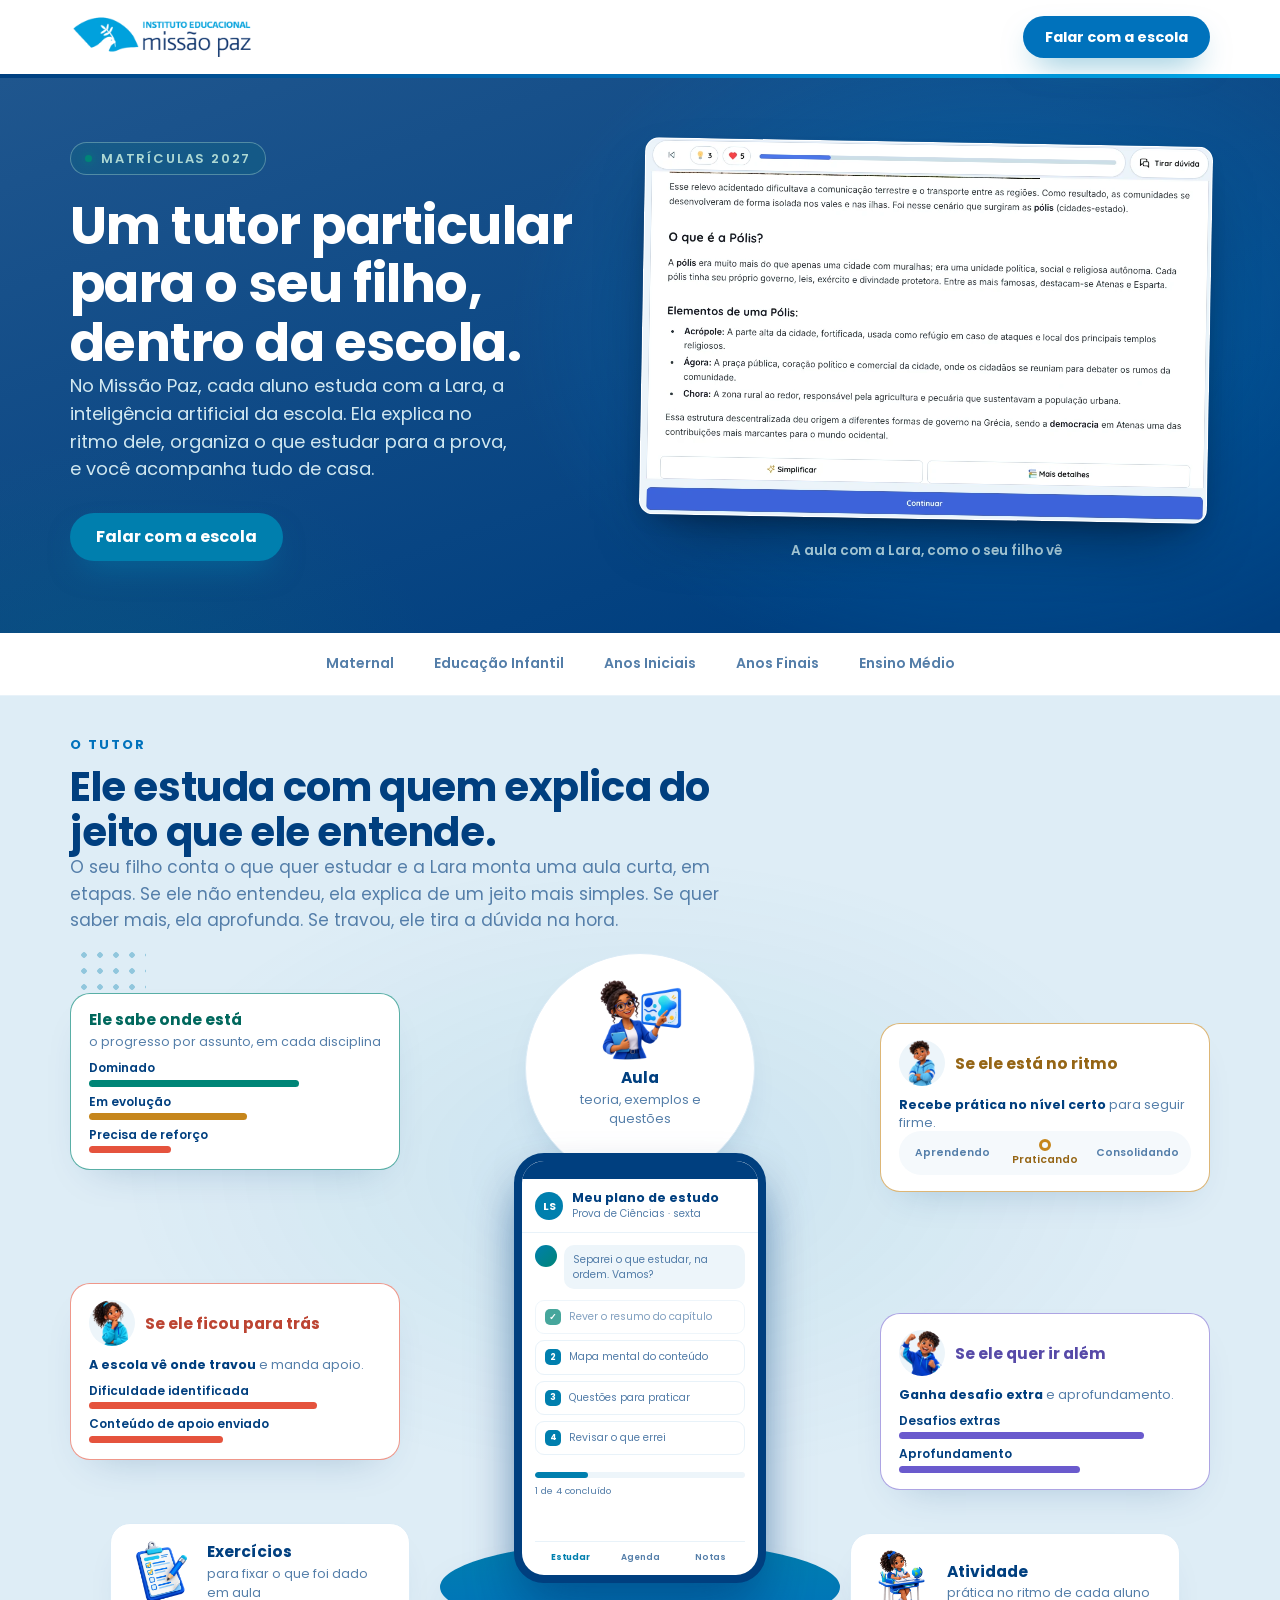
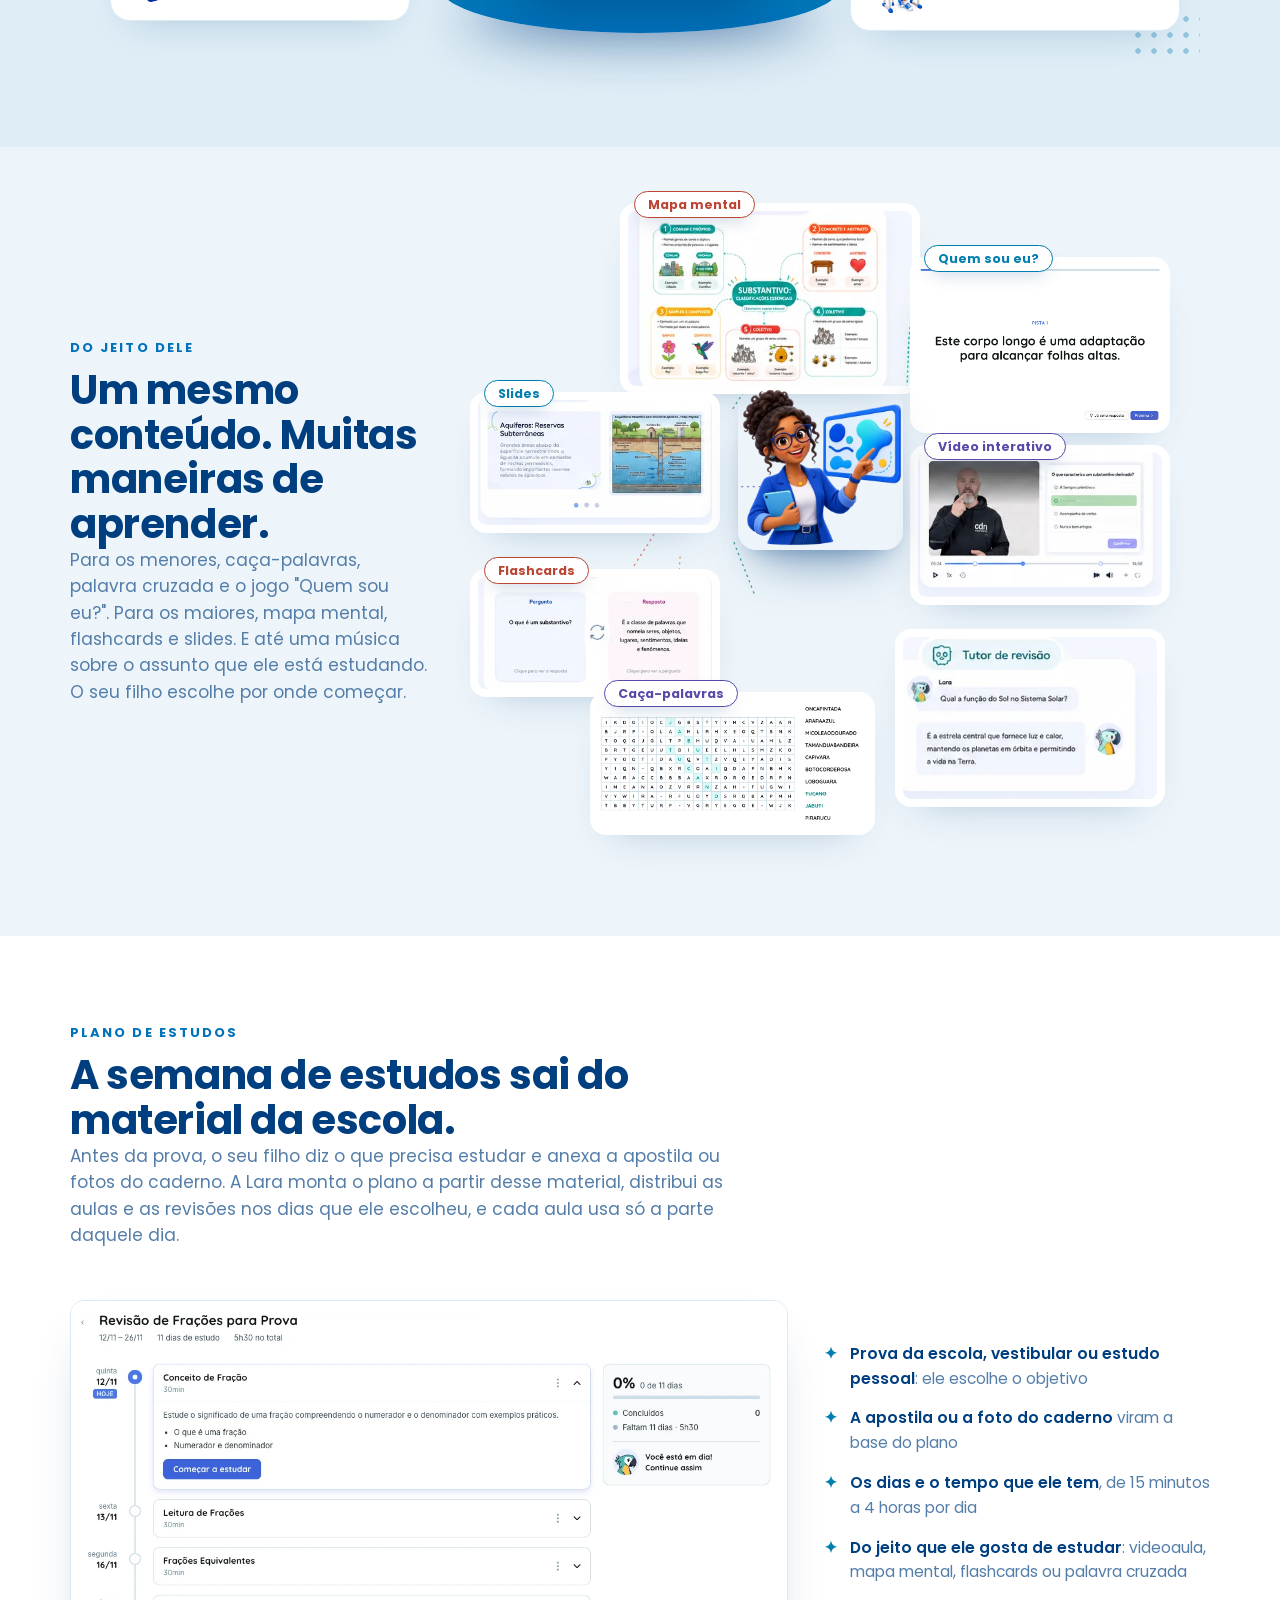
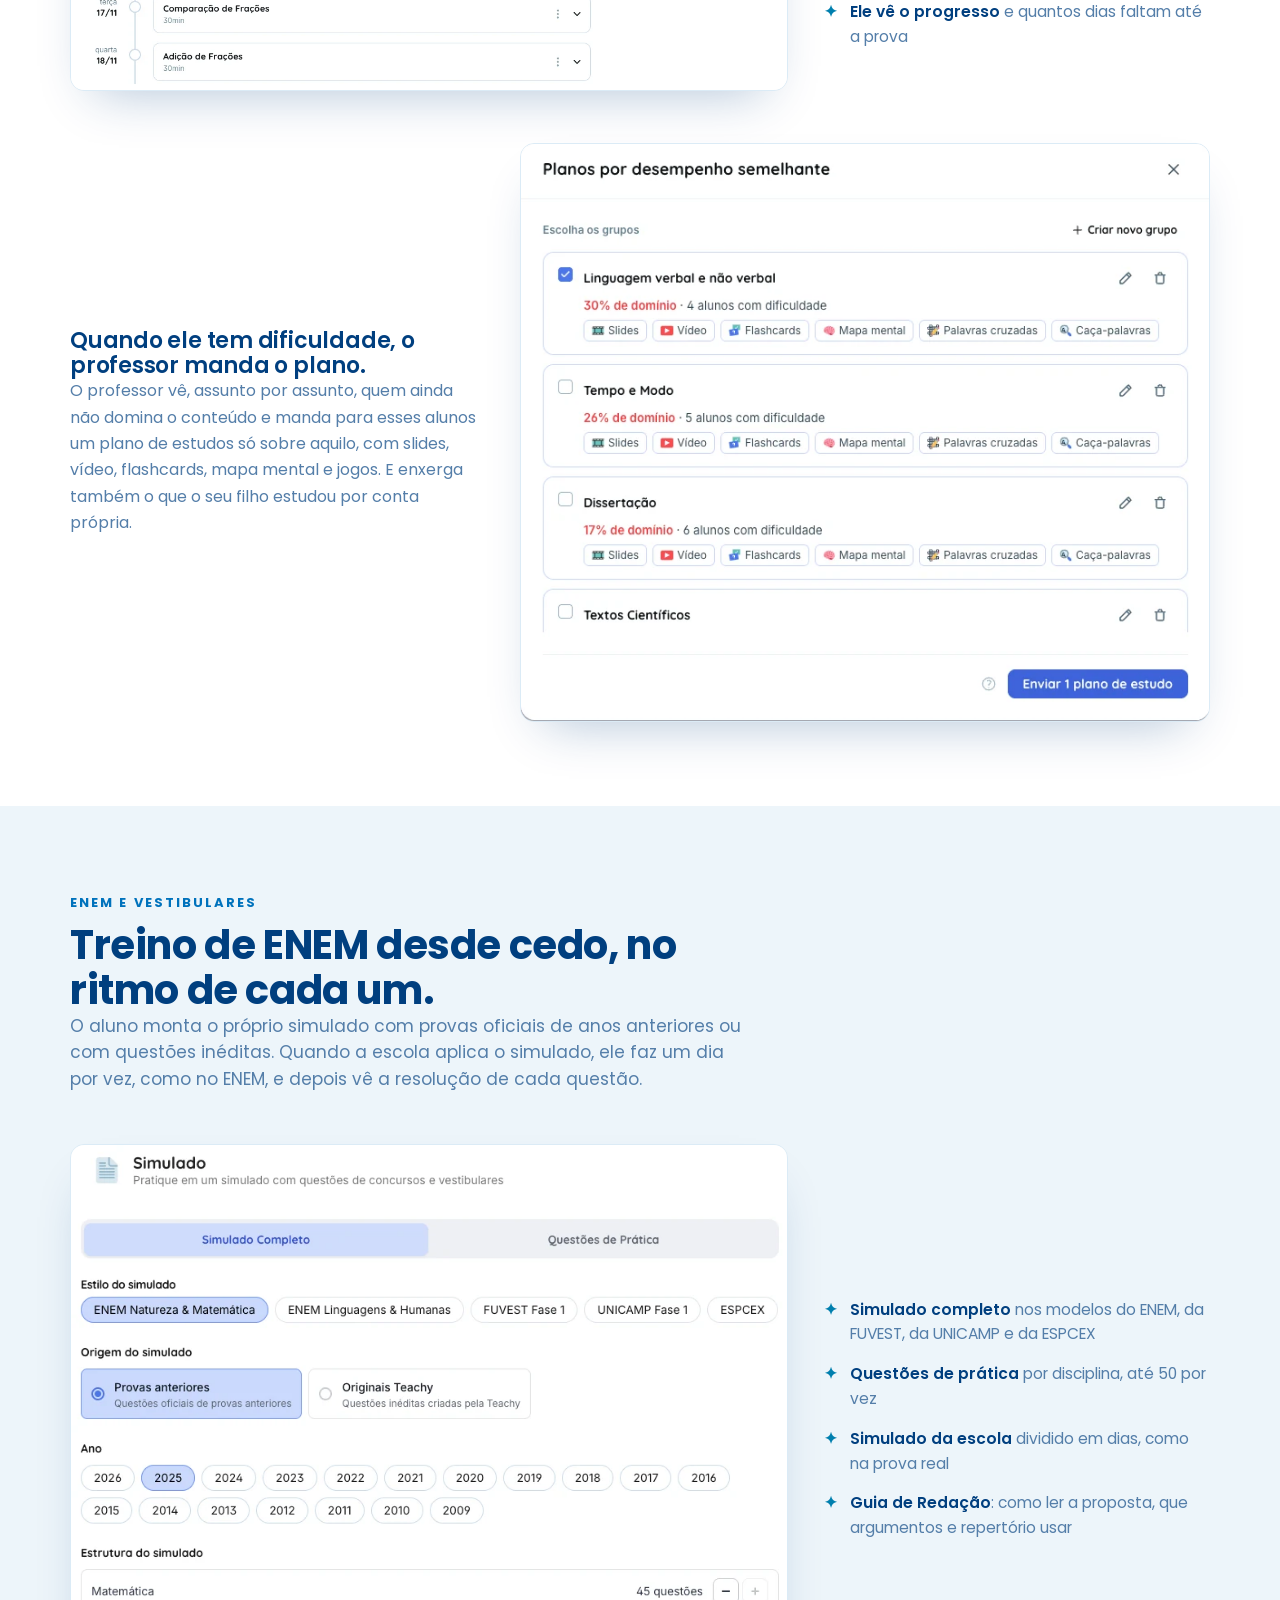
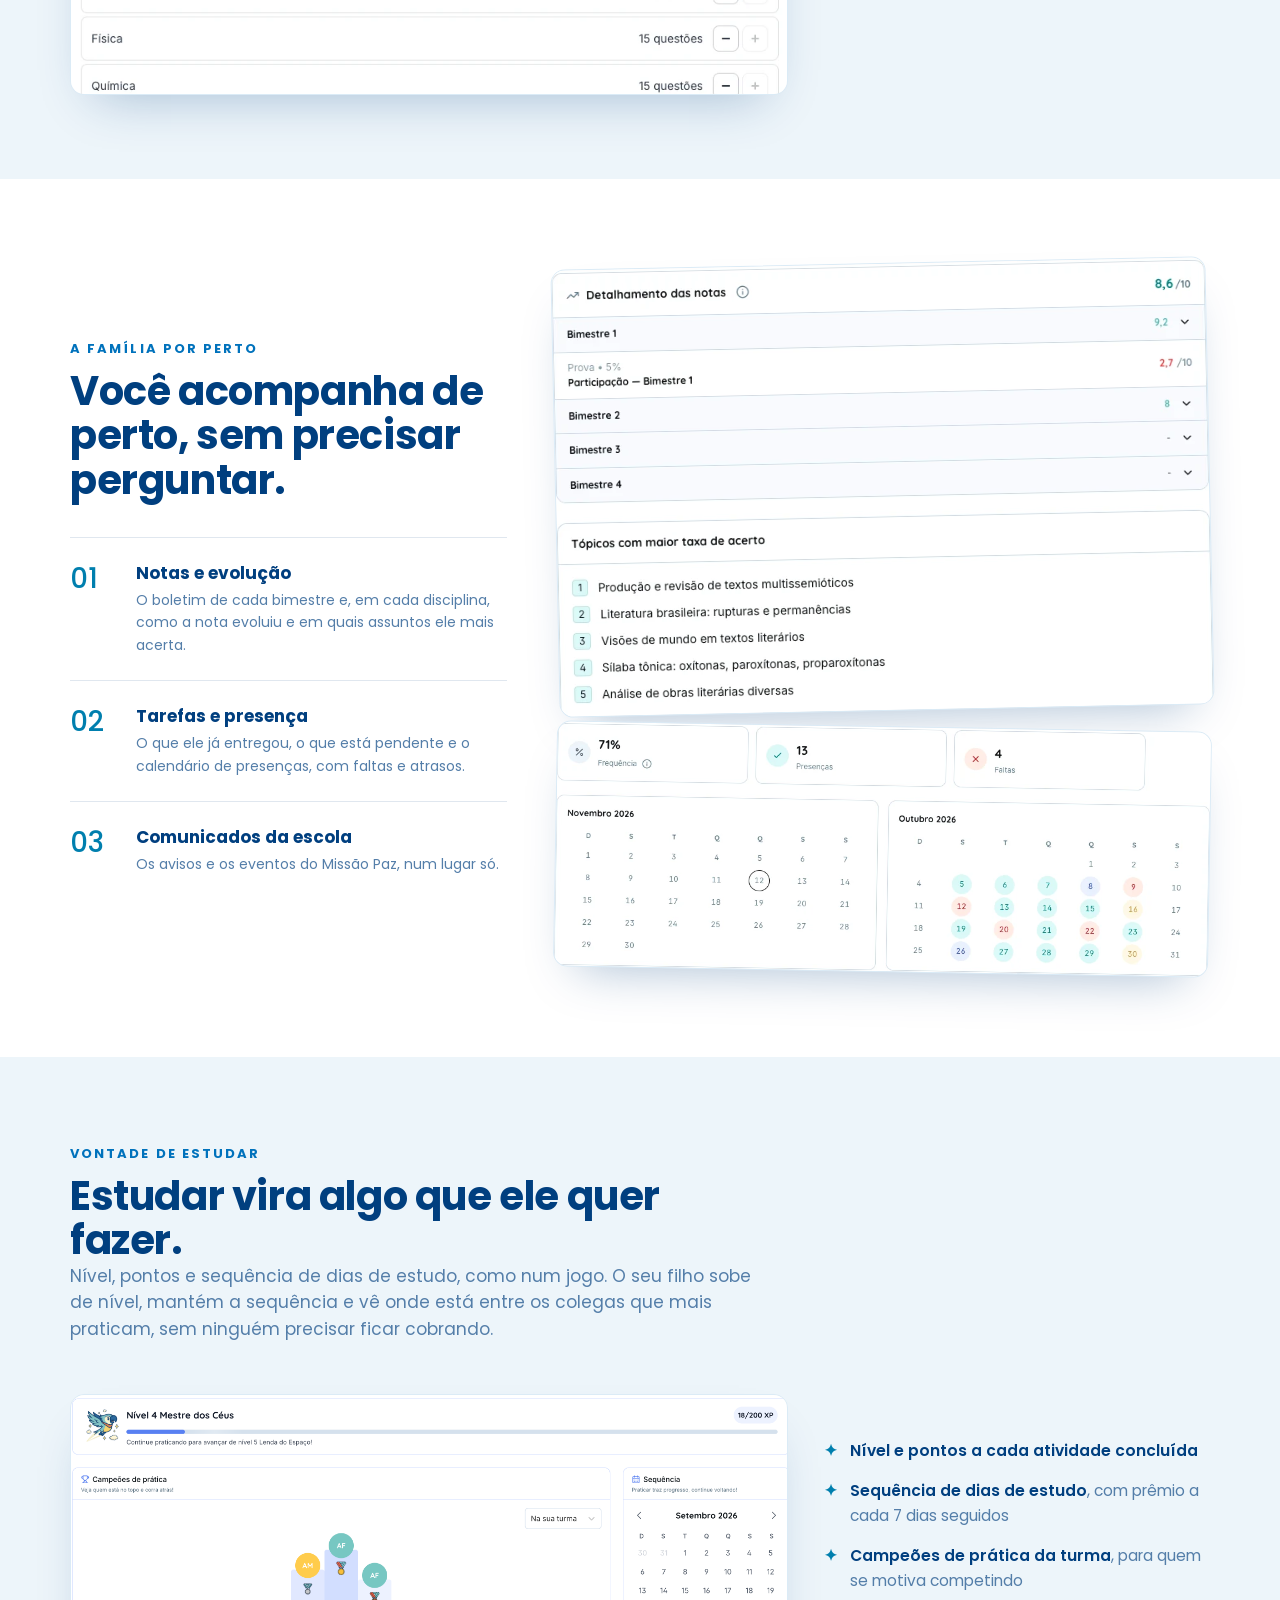
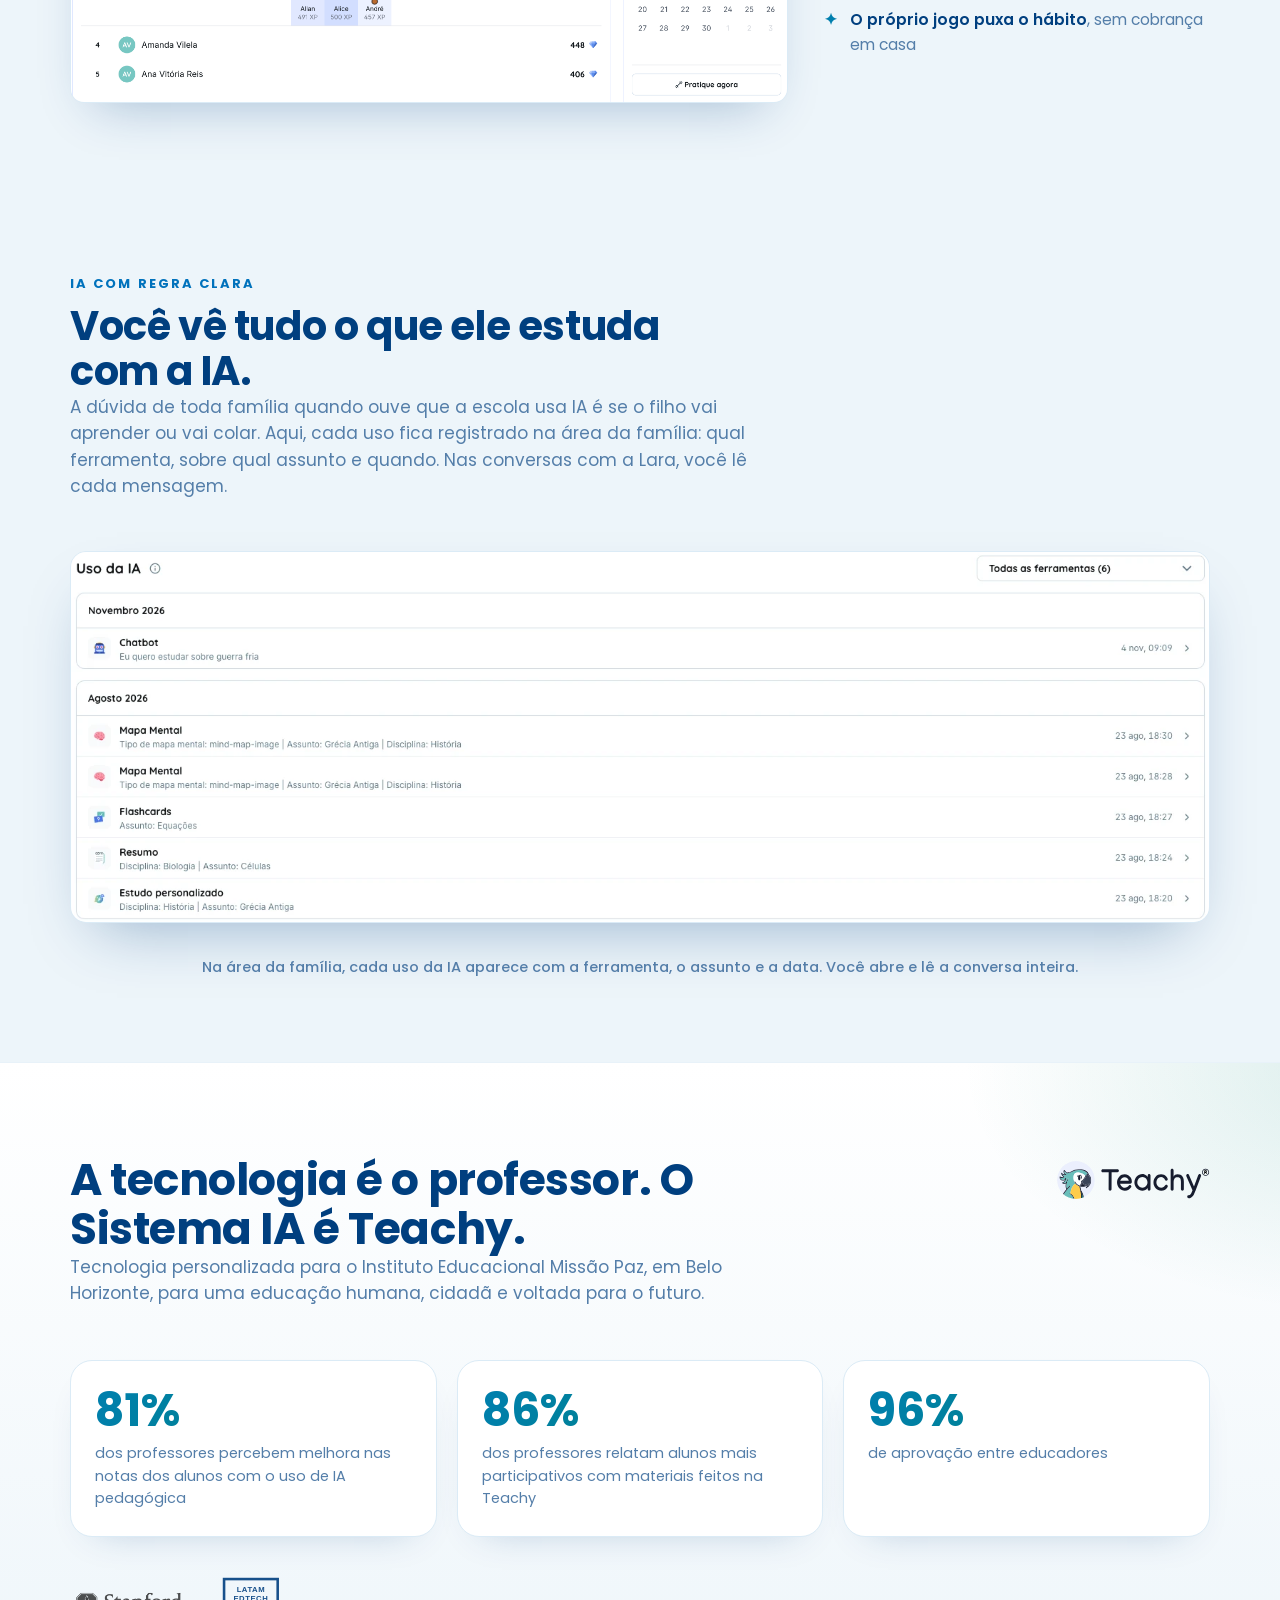
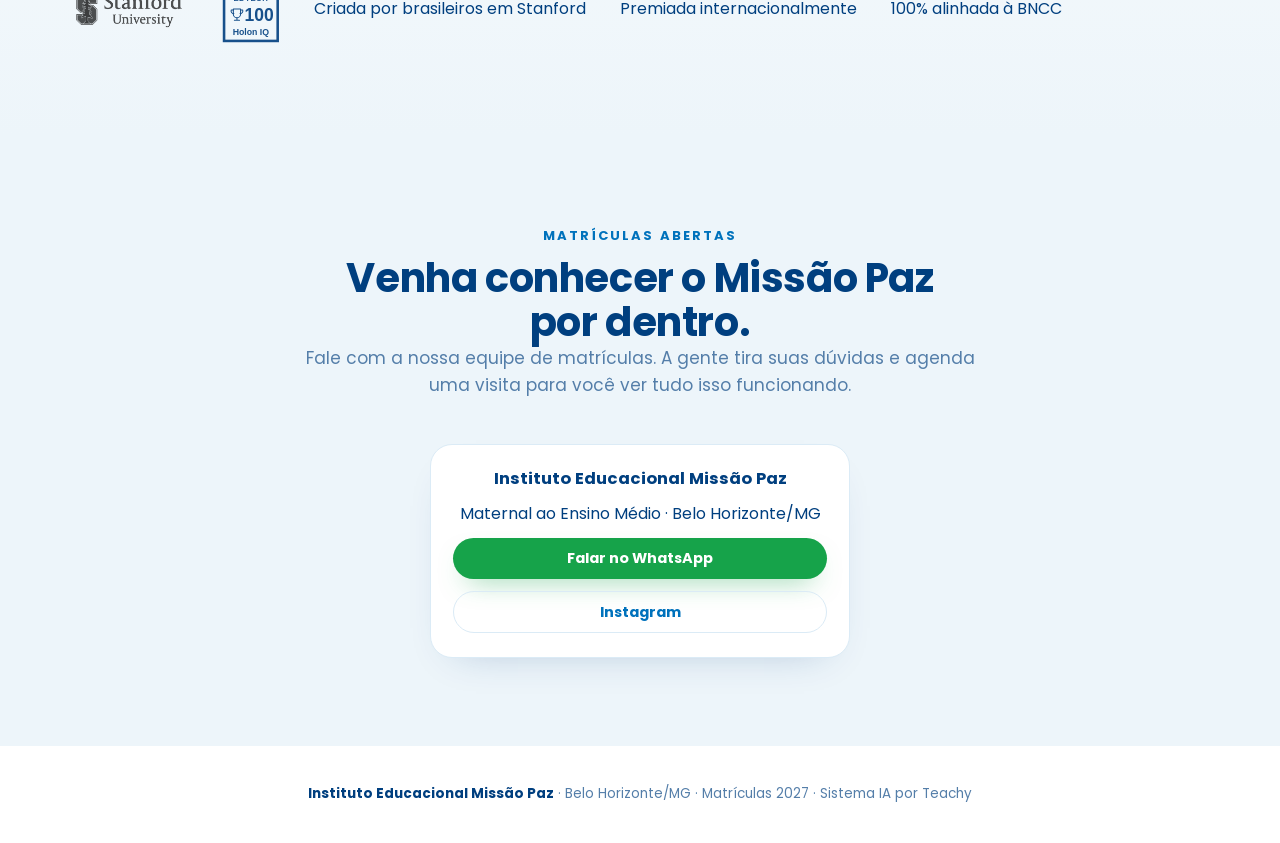
<file: missaopaz-sem-inclusao/index.html>
<!doctype html>
<html lang="pt-BR">
<head>
<meta charset="utf-8">
<meta name="viewport" content="width=device-width,initial-scale=1">
<title>Missão Paz · Um tutor para cada aluno</title>
<link rel="preconnect" href="https://fonts.googleapis.com">
<link rel="preconnect" href="https://fonts.gstatic.com" crossorigin>
<link href="https://fonts.googleapis.com/css2?family=Poppins:wght@300;400;500;600;700;800&display=swap" rel="stylesheet">
<link rel="stylesheet" href="lp-material.css">
<style>
/* ═══════════════════════════════════════════════════════════════
   Brand kit do Instituto Educacional Missão Paz, tirado do logo oficial: a pomba com o
   ramo em azul-ciano e o nome em azul-marinho. O marinho vira a cor estrutural
   e o ciano o acento; as cores dos estados do aluno são neutras.
   Sobrescreve o template; o resto do lp-material.css fica intacto.
   ═══════════════════════════════════════════════════════════════ */
.lpm{
 --lpm-principal:#0072BC;
 --lpm-vivo:#007fae;
 --lpm-navy:#003F7F;
 --lpm-navy2:#1f568e;
 --lpm-gelo:#edf5fa;
 --lpm-gelo2:#deedf6;
 --lpm-destaque:#008577;
 --lpm-destaque-claro:#add8d3;
 --lpm-reforco:#E5533D;
 --lpm-reforco-escuro:#bc4432;
 --lpm-ritmo:#c6861c;
 --lpm-ritmo-escuro:#956515;
 --lpm-alem:#6A5ACD;
 --lpm-alem-escuro:#574aa8;
 --lpm-tinta:#003F7F;
 --lpm-tinta-suave:#547ea9;
 --lpm-font-display:"Poppins",sans-serif;
 --lpm-font-body:"Poppins",sans-serif;
}
/* ═══════════════════════════════════════════════════════════════
   Camada Enterprise — só o que não existe no template de material.
   Tudo o mais vem de lp-material.css, sem alteração.
   ═══════════════════════════════════════════════════════════════ */
body{margin:0}

/* barra de topo */
.ent-topo{position:sticky;top:0;z-index:70;background:#fff}
.ent-topo:after{content:"";display:block;height:4px;background:linear-gradient(90deg,#003F7F,#0072BC,#00AEEF)}
.ent-topo__in{display:flex;align-items:center;gap:12px;padding:11px 0}
.ent-topo__marca{height:52px;display:grid;place-items:center}
.ent-topo__marca img{height:52px;width:auto;display:block}
.ent-topo__nome{font:800 17px/1.15 var(--lpm-font-display);color:var(--lpm-navy);letter-spacing:-.01em}
.ent-topo__nome s{display:block;text-decoration:none;font:600 11px/1.3 var(--lpm-font-body);letter-spacing:.09em;text-transform:uppercase;color:var(--lpm-tinta-suave)}
.ent-topo .lpm-btn{margin-left:auto;height:42px;padding:0 22px;font-size:14.5px;background:var(--lpm-principal);color:#fff;border-radius:999px;font-weight:700}
@media (max-width:560px){
 .ent-topo__marca,.ent-topo__marca img{height:42px}
 .ent-topo__nome{font-size:15px}
 .ent-topo__nome s{display:none}
 .ent-topo .lpm-btn{height:38px;padding:0 15px;font-size:13.5px;white-space:nowrap}
}

/* visual do hero: tela de produto flutuando */
.ent-hero-tela{position:relative;flex-direction:column;width:100%;margin:0}
.lpm .ent-hero-tela figcaption{margin:22px 0 0;font:600 13.5px var(--lpm-font-body);color:var(--lpm-texto-claro-2);text-align:center}
/* as duas telas de insights, empilhadas e levemente inclinadas */
.ent-telas{display:flex;flex-direction:column;gap:18px;width:100%}
.ent-telas img{width:100%;border-radius:14px;border:1px solid rgba(255,255,255,.14);background:#fff;box-shadow:0 30px 64px -26px rgba(3,12,28,.62),0 10px 24px -14px rgba(3,12,28,.45)}
.ent-telas img:first-child{transform:rotate(-1.2deg)}
.ent-telas img:last-child{transform:rotate(1deg)}
/* hero: coluna da direita mais larga, pra os insights ficarem legíveis */
@media(min-width:1024px){
 .lpm-hero__in{grid-template-columns:minmax(0,1fr) minmax(0,568px);gap:44px}
 .lpm-hero__conteudo{max-width:520px}
}
/* família: as telas de insight do responsável */
.ent-telas-familia{display:flex;flex-direction:column;gap:20px;margin-top:8px}
.ent-telas-familia img{width:100%;border-radius:14px;border:1px solid var(--lpm-borda);background:#fff;box-shadow:0 24px 50px -24px color-mix(in srgb,var(--lpm-navy) 35%,transparent)}
.ent-telas-familia img:first-child{transform:rotate(-.8deg)}
.ent-telas-familia img:last-child{transform:rotate(.7deg)}
/* tela em largura cheia */
.ent-tela-larga{margin-top:52px}
.ent-tela-larga img{width:100%;border-radius:16px;border:1px solid var(--lpm-borda);background:#fff;box-shadow:0 28px 60px -26px color-mix(in srgb,var(--lpm-navy) 38%,transparent)}
.lpm .ent-legenda{margin:34px 0 0;text-align:center;font:500 14.5px var(--lpm-font-body);color:var(--lpm-tinta-suave)}
/* gamificação */
.ent-gami{display:grid;gap:26px;margin-top:52px}
@media(min-width:1024px){.ent-gami{grid-template-columns:minmax(0,1.3fr) minmax(0,.7fr);align-items:center;gap:36px}}
.ent-gami img{width:100%;border-radius:14px;border:1px solid var(--lpm-borda);background:#fff;box-shadow:0 24px 50px -24px color-mix(in srgb,var(--lpm-navy) 32%,transparent)}
.ent-gami ul{margin:0;padding:0;list-style:none;display:flex;flex-direction:column;gap:15px}
.ent-gami li{position:relative;padding-left:26px;font:400 15.5px/1.6 var(--lpm-font-body);color:var(--lpm-tinta-suave)}
.ent-gami li:before{content:"\2726";position:absolute;left:0;top:0;color:var(--lpm-vivo);font-weight:700}
.ent-gami li b{color:var(--lpm-navy);font-weight:600}

/* centro da órbita: o espaço do aluno num celular, apoiado no pedestal */
.lpm-arte__livro.ent-fone{width:min(252px,66vw);height:430px;display:flex;flex-direction:column;background:#fff;border:8px solid var(--lpm-navy);border-radius:30px;overflow:hidden;box-shadow:0 26px 50px -22px color-mix(in srgb,var(--lpm-navy) 55%,transparent);text-align:left}
.ent-fone__topo{height:18px;background:var(--lpm-navy)}
.ent-fone__cab{display:flex;align-items:center;gap:9px;padding:11px 13px 10px;border-bottom:1px solid var(--lpm-borda-suave)}
.ent-fone__av{width:28px;height:28px;border-radius:50%;background:var(--lpm-vivo);color:#fff;display:grid;place-items:center;font:700 11px var(--lpm-font-display);flex:none}
.ent-fone__cab b{display:block;font:700 12.5px var(--lpm-font-display);color:var(--lpm-navy);line-height:1.25}
.ent-fone__cab s{display:block;text-decoration:none;font-size:10px;color:var(--lpm-tinta-suave)}
.ent-fone__corpo{padding:12px 13px 0;flex:1;display:flex;flex-direction:column}
.ent-fone__lara{display:flex;gap:7px;align-items:flex-start;margin-bottom:11px}
.ent-fone__lara:before{content:"";width:22px;height:22px;border-radius:50%;background:linear-gradient(135deg,var(--lpm-vivo),var(--lpm-destaque));flex:none}
.ent-fone__bolha{font-size:10.5px;line-height:1.45;background:var(--lpm-gelo);border-radius:10px;padding:7px 9px;color:var(--lpm-tinta-suave)}
.ent-fone__item{display:flex;align-items:center;gap:8px;font-size:10.5px;color:var(--lpm-tinta-suave);border:1px solid var(--lpm-borda-suave);border-radius:9px;padding:8px 9px;margin-bottom:6px}
.ent-fone__item i{width:16px;height:16px;border-radius:5px;background:var(--lpm-vivo);color:#fff;display:grid;place-items:center;font:700 8.5px var(--lpm-font-display);font-style:normal;flex:none}
.ent-fone__item.feito{color:var(--lpm-tinta-suave);opacity:.72}
.ent-fone__item.feito i{background:var(--lpm-destaque)}
.ent-fone__barra{height:6px;border-radius:99px;background:var(--lpm-gelo);margin-top:11px;overflow:hidden}
.ent-fone__barra s{display:block;width:25%;height:100%;border-radius:99px;background:var(--lpm-vivo)}
.ent-fone__nota{font-size:9.5px;color:var(--lpm-tinta-suave);margin-top:6px}
.ent-fone__nav{margin-top:auto;display:flex;border-top:1px solid var(--lpm-borda-suave);padding:9px 0 11px}
.ent-fone__nav i{flex:1;text-align:center;font:600 8.5px var(--lpm-font-body);font-style:normal;color:var(--lpm-tinta-suave)}
.ent-fone__nav i.on{color:var(--lpm-vivo);font-weight:700}

/* centro do leque: a aula como origem dos formatos */
.lpm-f2--livro.ent-aula img{aspect-ratio:1;border-radius:18px;transform:none;width:min(190px,50vw)}

/* seções próprias do Enterprise */
.ent-duo{display:grid;gap:20px;margin-top:34px}
@media(min-width:900px){.ent-duo{grid-template-columns:1fr 1fr;gap:26px}}
.ent-card{background:#fff;border:1px solid var(--lpm-borda);border-radius:18px;padding:22px 24px;box-shadow:0 16px 40px -26px color-mix(in srgb,var(--lpm-navy) 30%,transparent)}
.ent-card__t{font:700 17px var(--lpm-font-display);color:var(--lpm-navy)}
.lpm .ent-card__s{font-size:13px;color:var(--lpm-tinta-suave);margin-top:3px}
.ent-passos{margin-top:16px;display:flex;flex-direction:column;gap:8px}
.ent-passo{display:flex;align-items:center;gap:10px;font-size:14px;color:var(--lpm-tinta-suave);background:var(--lpm-gelo);border-radius:10px;padding:11px 13px}
.ent-passo b{width:20px;height:20px;border-radius:6px;background:var(--lpm-vivo);color:#fff;display:grid;place-items:center;font:700 11px var(--lpm-font-display);flex:none}
.ent-passo.ok b{background:var(--lpm-destaque)}
.ent-alerta{margin-top:16px;display:flex;gap:11px;align-items:flex-start;background:color-mix(in srgb,var(--lpm-ritmo) 12%,#fff);border:1px solid color-mix(in srgb,var(--lpm-ritmo) 32%,#fff);border-radius:12px;padding:13px 15px}
.ent-alerta span{font-size:13px;line-height:1.55;color:var(--lpm-ritmo-escuro);font-weight:500}
.ent-tabela{width:100%;border-collapse:collapse;margin-top:14px;font-size:13.5px}
.ent-tabela th{text-align:left;font:600 10.5px var(--lpm-font-body);letter-spacing:.08em;text-transform:uppercase;color:var(--lpm-tinta-suave);padding:0 10px 9px 0;border-bottom:1px solid var(--lpm-borda)}
.ent-tabela td{padding:10px 10px 10px 0;border-bottom:1px solid var(--lpm-borda-suave);color:var(--lpm-tinta-suave)}
.ent-tabela td b{color:var(--lpm-navy);font-weight:600}
.ent-remate{margin-top:16px;font:600 15.5px var(--lpm-font-body);color:var(--lpm-navy);display:flex;gap:10px}
.ent-remate:before{content:"→";color:var(--lpm-vivo);font-weight:700}
.ent-rodape{padding:38px 0;text-align:center;font-size:13.5px;color:var(--lpm-tinta-suave)}
.ent-rodape b{color:var(--lpm-navy)}
/* selos: cada um no seu tamanho ótico */
.lpm-teachy__provas .ent-selo-stanford{height:44px}
.lpm-teachy__provas .lpm-selo-holoniq{height:66px;width:auto}

/* CTA com uma única unidade: card centrado */
.lpm-matricula__grid[data-quantidade="1"] .lpm-unidade{align-items:center;text-align:center}
.lpm-matricula__grid[data-quantidade="1"] .lpm-unidade .lpm-btn{width:100%;justify-content:center}

.ent-topo__nome{display:none}
/* telas da família maiores: são prints largos e o texto precisa ser lido */
@media(min-width:1024px){.lpm-familia2{grid-template-columns:minmax(0,.8fr) minmax(0,1.2fr);gap:48px}}
.ent-gami__t{font:600 22px/1.3 var(--lpm-font-display);color:var(--lpm-navy);margin:0 0 12px}.ent-gami__p{font:400 16px/1.65 var(--lpm-font-body);color:var(--lpm-tinta-suave);margin:0}@media(min-width:1024px){.ent-gami--inv{grid-template-columns:minmax(0,.75fr) minmax(0,1.25fr)}}@media(min-width:1024px){.lpm-f2--jogos{top:505px}}
</style>
</head>
<body>
<div class="lpm lpm--preview">

<div class="ent-topo"><div class="lpm-wrap ent-topo__in">
 <div class="ent-topo__marca"><img src="img/escola-logo.webp" alt="Instituto Educacional Missão Paz"></div>
 <span class="ent-topo__nome">Missão Paz<s>Belo Horizonte · Minas Gerais</s></span>
 <a class="lpm-btn lpm-btn--solido" href="#matricula">Falar com a escola</a>
</div></div>

<!-- ═══ HERO ═══ -->
<section class="lpm-hero">
 <div class="lpm-hero__brilho" aria-hidden="true"></div>
 <div class="lpm-wrap lpm-hero__in">
  <div class="lpm-hero__conteudo">
   <span class="lpm-eyebrow">Matrículas 2027</span>
   <h1 class="lpm-hero__title">Um tutor particular para o seu filho, dentro da escola.</h1>
   <p class="lpm-hero__sub">No Missão Paz, cada aluno estuda com a Lara, a inteligência artificial da escola. Ela explica no ritmo dele, organiza o que estudar para a prova, e você acompanha tudo de casa.</p>
   <div class="lpm-hero__ctas">
    <a class="lpm-btn lpm-btn--solido" href="#matricula">Falar com a escola</a>
   </div>
  </div>
  <figure class="lpm-hero__capas ent-hero-tela">
   <div class="ent-telas">
    <img src="img/tela/aula-lara.webp" alt="Aula com a Lara, com os botões Simplificar, Mais detalhes e Tirar dúvida" loading="eager">
   </div>
   <figcaption>A aula com a Lara, como o seu filho vê</figcaption>
  </figure>
 </div>
</section>

<div class="lpm-logos"><div class="lpm-wrap lpm-logos__in">
 <span class="lpm-logos__pill"><span>Maternal</span></span>
 <span class="lpm-logos__pill"><span>Educação Infantil</span></span>
 <span class="lpm-logos__pill"><span>Anos Iniciais</span></span>
 <span class="lpm-logos__pill"><span>Anos Finais</span></span>
 <span class="lpm-logos__pill"><span>Ensino Médio</span></span>
</div></div>

<!-- ═══ ÓRBITA · o ciclo da aula ═══ -->
<section class="lpm-secao lpm-secao--justa lpm-secao--arte">
 <div class="lpm-wrap">
  <div class="lpm-reveal">
   <span class="lpm-kicker">O tutor</span>
   <h2>Ele estuda com quem explica do jeito que ele entende.</h2>
   <p class="lpm-secao__lead">O seu filho conta o que quer estudar e a Lara monta uma aula curta, em etapas. Se ele não entendeu, ela explica de um jeito mais simples. Se quer saber mais, ela aprofunda. Se travou, ele tira a dúvida na hora.</p>
  </div>

  <div class="lpm-arte lpm-reveal">
   <svg class="lpm-arte__fios" viewBox="0 0 700 700" aria-hidden="true">
    <path d="M 250 150 C 268 160 275 170 282 182" style="stroke:var(--lpm-reforco)"/>
    <path d="M 440 130 C 420 150 410 165 398 185" style="stroke:var(--lpm-destaque)"/>
    <path d="M 248 262 C 258 262 266 262 278 262" style="stroke:var(--lpm-vivo)"/>
    <path d="M 442 300 C 430 300 420 300 408 300" style="stroke:var(--lpm-alem)"/>
    <path d="M 250 420 C 262 400 270 390 280 372" style="stroke:var(--lpm-reforco)"/>
    <path d="M 432 462 C 420 430 412 412 400 380" style="stroke:var(--lpm-destaque)"/>
    <path d="M 300 560 C 310 520 315 500 320 400" style="stroke:var(--lpm-ritmo)"/>
   </svg>
   <div class="lpm-arte__dots lpm-arte__dots--tl" aria-hidden="true"></div>
   <div class="lpm-arte__dots lpm-arte__dots--br" aria-hidden="true"></div>

   <div class="lpm-arte__palco" aria-hidden="true"></div>

   <div class="lpm-arte__livro ent-fone" role="img" aria-label="O espaço do aluno na plataforma, com o plano de estudo montado pela Lara">
    <div class="ent-fone__topo"></div>
    <div class="ent-fone__cab">
     <span class="ent-fone__av">LS</span>
     <span><b>Meu plano de estudo</b><s>Prova de Ciências · sexta</s></span>
    </div>
    <div class="ent-fone__corpo">
     <div class="ent-fone__lara"><span class="ent-fone__bolha">Separei o que estudar, na ordem. Vamos?</span></div>
     <div class="ent-fone__item feito"><i>✓</i>Rever o resumo do capítulo</div>
     <div class="ent-fone__item"><i>2</i>Mapa mental do conteúdo</div>
     <div class="ent-fone__item"><i>3</i>Questões para praticar</div>
     <div class="ent-fone__item"><i>4</i>Revisar o que errei</div>
     <div class="ent-fone__barra"><s></s></div>
     <div class="ent-fone__nota">1 de 4 concluído</div>
     <div class="ent-fone__nav"><i class="on">Estudar</i><i>Agenda</i><i>Notas</i></div>
    </div>
   </div>

   <div class="lpm-arte__card lpm-arte__card--insights">
    <div class="lpm-arte__titulo lpm-arte__titulo--insights">Ele sabe onde está</div>
    <div class="lpm-arte__sub">o progresso por assunto, em cada disciplina</div>
    <div class="lpm-arte__linhas">
     <div class="lpm-arte__aluno"><span>Dominado</span><i style="width:72%;background:var(--lpm-destaque)"></i></div>
     <div class="lpm-arte__aluno"><span>Em evolução</span><i style="width:54%;background:var(--lpm-ritmo)"></i></div>
     <div class="lpm-arte__aluno"><span>Precisa de reforço</span><i style="width:28%;background:var(--lpm-reforco)"></i></div>
    </div>
    </div>

   <div class="lpm-arte__card lpm-arte__card--aula">
    <img src="img/ilustra/professora-aula.webp" alt="" loading="lazy">
    <div class="lpm-arte__titulo">Aula</div>
    <div class="lpm-arte__sub">teoria, exemplos e questões</div>
    </div>

   <div class="lpm-arte__card lpm-arte__card--ritmo">
    <div class="lpm-arte__cabeca">
     <img src="img/ilustra/aluno-ritmo.webp" alt="" loading="lazy">
     <div class="lpm-arte__titulo lpm-arte__titulo--ritmo">Se ele está no ritmo</div>
    </div>
    <p class="lpm-arte__proposta"><strong>Recebe prática no nível certo</strong> para seguir firme.</p>
    <div class="lpm-arte__stepper"><span>Aprendendo</span><span class="ativo">Praticando</span><span>Consolidando</span></div>
    </div>

   <div class="lpm-arte__card lpm-arte__card--reforco">
    <div class="lpm-arte__cabeca">
     <img src="img/ilustra/aluna-reforco.webp" alt="" loading="lazy">
     <div class="lpm-arte__titulo lpm-arte__titulo--reforco">Se ele ficou para trás</div>
    </div>
    <p class="lpm-arte__proposta"><strong>A escola vê onde travou</strong> e manda apoio.</p>
    <div class="lpm-arte__linhas">
     <div class="lpm-arte__aluno"><span>Dificuldade identificada</span><i style="width:78%;background:var(--lpm-reforco)"></i></div>
     <div class="lpm-arte__aluno"><span>Conteúdo de apoio enviado</span><i style="width:46%;background:var(--lpm-reforco)"></i></div>
    </div>
    </div>

   <div class="lpm-arte__card lpm-arte__card--alem">
    <div class="lpm-arte__cabeca">
     <img src="img/ilustra/aluno-alem.webp" alt="" loading="lazy">
     <div class="lpm-arte__titulo lpm-arte__titulo--alem">Se ele quer ir além</div>
    </div>
    <p class="lpm-arte__proposta"><strong>Ganha desafio extra</strong> e aprofundamento.</p>
    <div class="lpm-arte__linhas">
     <div class="lpm-arte__aluno"><span>Desafios extras</span><i style="width:84%;background:var(--lpm-alem)"></i></div>
     <div class="lpm-arte__aluno"><span>Aprofundamento</span><i style="width:62%;background:var(--lpm-alem)"></i></div>
    </div>
    </div>

   <div class="lpm-arte__card lpm-arte__card--exercicios">
    <img src="img/ilustra/exercicios.webp" alt="" loading="lazy">
    <div><div class="lpm-arte__titulo">Exercícios</div>
    <div class="lpm-arte__sub">para fixar o que foi dado em aula</div></div>
   </div>

   <div class="lpm-arte__card lpm-arte__card--atividade">
    <img src="img/ilustra/aluna-atividade.webp" alt="" loading="lazy">
    <div><div class="lpm-arte__titulo">Atividade</div>
    <div class="lpm-arte__sub">prática no ritmo de cada aluno</div></div>
   </div>
  </div>
 </div>
</section>

<!-- ═══ LEQUE · formatos de estudo ═══ -->
<section class="lpm-secao lpm-secao--gelo lpm-secao--formatos">
 <div class="lpm-wrap lpm-formatos-col">
  <div class="lpm-reveal">
   <span class="lpm-kicker">Do jeito dele</span>
   <h2>Um mesmo conteúdo. Muitas maneiras de aprender.</h2>
   <p class="lpm-secao__lead">Para os menores, caça-palavras, palavra cruzada e o jogo "Quem sou eu?". Para os maiores, mapa mental, flashcards e slides. E até uma música sobre o assunto que ele está estudando. O seu filho escolhe por onde começar.</p>
  </div>

  <div class="lpm-formatos2 lpm-reveal" style="--d:0.1s">
   <svg class="lpm-formatos2__fios" viewBox="0 0 700 700" aria-hidden="true">
    <path d="M 250 150 C 268 160 275 170 282 182" style="stroke:var(--lpm-reforco)"/>
    <path d="M 440 130 C 420 150 410 165 398 185" style="stroke:var(--lpm-destaque)"/>
    <path d="M 248 262 C 258 262 266 262 278 262" style="stroke:var(--lpm-vivo)"/>
    <path d="M 442 300 C 430 300 420 300 408 300" style="stroke:var(--lpm-alem)"/>
    <path d="M 250 420 C 262 400 270 390 280 372" style="stroke:var(--lpm-reforco)"/>
    <path d="M 432 462 C 420 430 412 412 400 380" style="stroke:var(--lpm-destaque)"/>
    <path d="M 300 560 C 310 520 315 500 320 400" style="stroke:var(--lpm-ritmo)"/>
   </svg>

   <div class="lpm-f2 lpm-f2--livro ent-aula">
    <img src="img/ilustra/professora-aula.webp" alt="Professora em aula no Instituto Educacional Missão Paz" loading="lazy">
   </div>

   <div class="lpm-f2 lpm-f2--mapa">
    <span class="lpm-f2__chip lpm-f2__chip--reforco">Mapa mental</span>
    <img src="img/formatos/mapa-mental.webp" alt="Mapa mental de classificações do substantivo" loading="lazy">
   </div>
   <div class="lpm-f2 lpm-f2--quiz">
    <span class="lpm-f2__chip lpm-f2__chip--vivo">Quem sou eu?</span>
    <img src="img/tela/quem-sou-eu.webp" alt="Jogo Quem sou eu?: a primeira pista, revelada uma de cada vez" loading="lazy">
   </div>
   <div class="lpm-f2 lpm-f2--video">
    <span class="lpm-f2__chip lpm-f2__chip--alem">Vídeo interativo</span>
    <img src="img/formatos/video-interativo.webp" alt="Vídeo interativo com quiz durante a aula" loading="lazy">
   </div>
   <div class="lpm-f2 lpm-f2--slides">
    <span class="lpm-f2__chip lpm-f2__chip--vivo">Slides</span>
    <img src="img/formatos/slides.webp" alt="Slides sobre aquíferos e reservas subterrâneas" loading="lazy">
   </div>
   <div class="lpm-f2 lpm-f2--flash">
    <span class="lpm-f2__chip lpm-f2__chip--reforco">Flashcards</span>
    <img src="img/formatos/flashcards.webp" alt="Flashcards de pergunta e resposta" loading="lazy">
   </div>
   <div class="lpm-f2 lpm-f2--jogos">
    <span class="lpm-f2__chip lpm-f2__chip--alem">Caça-palavras</span>
    <img src="img/tela/caca-faixa.webp" alt="Caça-palavras de animais da fauna brasileira, com tucano e jabuti já encontrados" loading="lazy">
   </div>
   <div class="lpm-f2 lpm-f2--tutor">
    <img src="img/formatos/tutor.webp" alt="Tutor de revisão em formato de chat com a Lara" loading="lazy">
   </div>
  </div>
 </div>
</section>

<!-- ═══ PLANO DE ESTUDOS ═══ -->
<section class="lpm-secao">
 <div class="lpm-wrap">
  <div class="lpm-reveal">
   <span class="lpm-kicker">Plano de estudos</span>
   <h2>A semana de estudos sai do material da escola.</h2>
   <p class="lpm-secao__lead">Antes da prova, o seu filho diz o que precisa estudar e anexa a apostila ou fotos do caderno. A Lara monta o plano a partir desse material, distribui as aulas e as revisões nos dias que ele escolheu, e cada aula usa só a parte daquele dia.</p>
  </div>
  <div class="ent-gami lpm-reveal" style="--d:0.1s">
   <img src="img/tela/plano-pronto.webp" alt="Plano de estudos pronto: uma aula de 30 minutos por dia, seguindo os capítulos da apostila de frações" loading="lazy">
   <ul>
    <li><b>Prova da escola, vestibular ou estudo pessoal</b>: ele escolhe o objetivo</li>
    <li><b>A apostila ou a foto do caderno</b> viram a base do plano</li>
    <li><b>Os dias e o tempo que ele tem</b>, de 15 minutos a 4 horas por dia</li>
    <li><b>Do jeito que ele gosta de estudar</b>: videoaula, mapa mental, flashcards ou palavra cruzada</li>
    <li><b>Ele vê o progresso</b> e quantos dias faltam até a prova</li>
   </ul>
  </div>
  <div class="ent-gami ent-gami--inv lpm-reveal" style="--d:0.15s">
   <div>
    <h3 class="ent-gami__t">Quando ele tem dificuldade, o professor manda o plano.</h3>
    <p class="ent-gami__p">O professor vê, assunto por assunto, quem ainda não domina o conteúdo e manda para esses alunos um plano de estudos só sobre aquilo, com slides, vídeo, flashcards, mapa mental e jogos. E enxerga também o que o seu filho estudou por conta própria.</p>
   </div>
   <img src="img/tela/planos-grupos.webp" alt="Tela do professor: assuntos com o domínio da turma e o envio de plano de estudos para os alunos com dificuldade" loading="lazy">
  </div>
 </div>
</section>

<!-- ═══ ENEM E VESTIBULARES ═══ -->
<section class="lpm-secao lpm-secao--gelo">
 <div class="lpm-wrap">
  <div class="lpm-reveal">
   <span class="lpm-kicker">ENEM e vestibulares</span>
   <h2>Treino de ENEM desde cedo, no ritmo de cada um.</h2>
   <p class="lpm-secao__lead">O aluno monta o próprio simulado com provas oficiais de anos anteriores ou com questões inéditas. Quando a escola aplica o simulado, ele faz um dia por vez, como no ENEM, e depois vê a resolução de cada questão.</p>
  </div>
  <div class="ent-gami lpm-reveal" style="--d:0.1s">
   <img src="img/tela/simulado-enem.webp" alt="Montagem do simulado: ENEM, FUVEST, UNICAMP e ESPCEX, com provas oficiais de anos anteriores" loading="lazy">
   <ul>
    <li><b>Simulado completo</b> nos modelos do ENEM, da FUVEST, da UNICAMP e da ESPCEX</li>
    <li><b>Questões de prática</b> por disciplina, até 50 por vez</li>
    <li><b>Simulado da escola</b> dividido em dias, como na prova real</li>
    <li><b>Guia de Redação</b>: como ler a proposta, que argumentos e repertório usar</li>
   </ul>
  </div>
 </div>
</section>

<!-- ═══ FAMÍLIA ═══ -->
<section class="lpm-secao">
 <div class="lpm-wrap lpm-familia2">
  <div>
   <div class="lpm-reveal">
    <span class="lpm-kicker">A família por perto</span>
    <h2>Você acompanha de perto, sem precisar perguntar.</h2>
   </div>
   <div class="lpm-familia__lista lpm-reveal" style="--d:0.1s">
    <div class="lpm-familia__item">
    <span class="lpm-familia__num">01</span>
    <div><strong>Notas e evolução</strong><p>O boletim de cada bimestre e, em cada disciplina, como a nota evoluiu e em quais assuntos ele mais acerta.</p></div>
    </div>
    <div class="lpm-familia__item">
    <span class="lpm-familia__num">02</span>
    <div><strong>Tarefas e presença</strong><p>O que ele já entregou, o que está pendente e o calendário de presenças, com faltas e atrasos.</p></div>
    </div>
    <div class="lpm-familia__item">
    <span class="lpm-familia__num">03</span>
    <div><strong>Comunicados da escola</strong><p>Os avisos e os eventos do Missão Paz, num lugar só.</p></div>
    </div>
   </div>
  </div>
  <div class="lpm-familia__telas lpm-reveal" style="--d:0.2s">
   <img src="img/tela/familia-insights.webp" alt="Área da família: notas por bimestre, evolução e assuntos com mais acertos" loading="lazy">
   <img src="img/tela/familia-presencas.webp" alt="Área da família: calendário de presenças com faltas e atrasos" loading="lazy">
  </div>
 </div>
</section>

<!-- ═══ GAMIFICAÇÃO ═══ -->
<section class="lpm-secao lpm-secao--gelo">
 <div class="lpm-wrap">
  <div class="lpm-reveal">
   <span class="lpm-kicker">Vontade de estudar</span>
   <h2>Estudar vira algo que ele quer fazer.</h2>
   <p class="lpm-secao__lead">Nível, pontos e sequência de dias de estudo, como num jogo. O seu filho sobe de nível, mantém a sequência e vê onde está entre os colegas que mais praticam, sem ninguém precisar ficar cobrando.</p>
  </div>
  <div class="ent-gami lpm-reveal" style="--d:0.1s">
   <img src="img/tela/gamificacao.png" alt="Nível do aluno, pontos de experiência e ranking de prática da turma" loading="lazy">
   <ul>
    <li><b>Nível e pontos a cada atividade concluída</b></li>
    <li><b>Sequência de dias de estudo</b>, com prêmio a cada 7 dias seguidos</li>
    <li><b>Campeões de prática da turma</b>, para quem se motiva competindo</li>
    <li><b>O próprio jogo puxa o hábito</b>, sem cobrança em casa</li>
   </ul>
  </div>
 </div>
</section>


<!-- ═══ IA COM SEGURANÇA ═══ -->
<section class="lpm-secao lpm-secao--gelo">
 <div class="lpm-wrap">
  <div class="lpm-reveal">
   <span class="lpm-kicker">IA com regra clara</span>
   <h2>Você vê tudo o que ele estuda com a IA.</h2>
   <p class="lpm-secao__lead">A dúvida de toda família quando ouve que a escola usa IA é se o filho vai aprender ou vai colar. Aqui, cada uso fica registrado na área da família: qual ferramenta, sobre qual assunto e quando. Nas conversas com a Lara, você lê cada mensagem.</p>
  </div>
  <div class="ent-tela-larga lpm-reveal" style="--d:0.1s">
   <img src="img/tela/familia-uso-ia.webp" alt="Área da família: cada uso da IA pelo aluno, com ferramenta, assunto e data" loading="lazy">
   <p class="ent-legenda">Na área da família, cada uso da IA aparece com a ferramenta, o assunto e a data. Você abre e lê a conversa inteira.</p>
  </div>
 </div>
</section>

<!-- ═══ TEACHY ═══ -->
<section class="lpm-teachy">
 <div class="lpm-wrap">
  <img class="lpm-teachy__logo" src="img/logos/logo-preto-v2.svg" alt="Teachy" loading="lazy">
  <div class="lpm-reveal">
   <h2>A tecnologia é o professor. O Sistema IA é Teachy.</h2>
   <p class="lpm-secao__lead">Tecnologia personalizada para o Instituto Educacional Missão Paz, em Belo Horizonte, para uma educação humana, cidadã e voltada para o futuro.</p>
  </div>
  <div class="lpm-teachy__grid lpm-reveal" style="--d:0.1s">
   <div class="lpm-stat"><strong>81%</strong><span>dos professores percebem melhora nas notas dos alunos com o uso de IA pedagógica</span></div>
   <div class="lpm-stat"><strong>86%</strong><span>dos professores relatam alunos mais participativos com materiais feitos na Teachy</span></div>
   <div class="lpm-stat"><strong>96%</strong><span>de aprovação entre educadores</span></div>
  </div>
  <div class="lpm-teachy__provas lpm-reveal" style="--d:0.2s">
   <img class="ent-selo-stanford" src="img/selos/stanford.webp" alt="Stanford University" loading="lazy">
   <svg class="lpm-selo-holoniq" viewBox="0 0 112 128" role="img" aria-label="LATAM EdTech 100 · HolonIQ">
    <rect x="4" y="4" width="104" height="120" fill="none" stroke="currentColor" stroke-width="5"/>
    <text x="56" y="30" text-anchor="middle" fill="currentColor" font-family="Quicksand, sans-serif" font-weight="700" font-size="15" letter-spacing="1">LATAM</text>
    <text x="56" y="47" text-anchor="middle" fill="currentColor" font-family="Quicksand, sans-serif" font-weight="700" font-size="15" letter-spacing="1">EDTECH</text>
    <g fill="none" stroke="currentColor" stroke-width="2" stroke-linecap="round" stroke-linejoin="round">
     <path d="M22 62h14v10a7 7 0 0 1-14 0z"/>
     <path d="M22 64h-4a5 5 0 0 0 5 7m13-7h4a5 5 0 0 1-5 7"/>
     <path d="M29 79v5m-5 0h10"/>
    </g>
    <text x="72" y="85" text-anchor="middle" fill="currentColor" font-family="Quicksand, sans-serif" font-weight="700" font-size="34">100</text>
    <text x="56" y="112" text-anchor="middle" fill="currentColor" font-family="Quicksand, sans-serif" font-weight="700" font-size="17">Holon IQ</text>
   </svg>
   <span>Criada por brasileiros em Stanford</span>
   <span>Premiada internacionalmente</span>
   <span>100% alinhada à BNCC</span>
  </div>
 </div>
</section>

<!-- ═══ MATRÍCULA ═══ -->
<section class="lpm-matricula" id="matricula">
 <div class="lpm-wrap">
  <div class="lpm-reveal lpm-centro">
   <span class="lpm-kicker">Matrículas abertas</span>
   <h2>Venha conhecer o Missão Paz por dentro.</h2>
   <p class="lpm-secao__lead">Fale com a nossa equipe de matrículas. A gente tira suas dúvidas e agenda uma visita para você ver tudo isso funcionando.</p>
  </div>
  <div class="lpm-matricula__grid lpm-reveal" data-quantidade="1" style="--d:0.1s">
   <div class="lpm-unidade">
    <strong>Instituto Educacional Missão Paz</strong>
    <span>Maternal ao Ensino Médio · Belo Horizonte/MG</span>
    <a class="lpm-btn lpm-btn--zap" href="https://wa.me/5531996442122" target="_blank" rel="noopener">Falar no WhatsApp</a>
    <a class="lpm-btn lpm-btn--insta" href="https://instagram.com/institutomissaopazoficial" target="_blank" rel="noopener">Instagram</a>
   </div>
  </div>
 </div>
</section>

<div class="ent-rodape"><div class="lpm-wrap">
 <b>Instituto Educacional Missão Paz</b> · Belo Horizonte/MG · Matrículas 2027 · Sistema IA por Teachy
</div></div>

</div>
<script>
(() => {
	const alvos = document.querySelectorAll(".lpm-reveal");
	const mostraTudo = () => {
		for (const el of alvos) el.classList.add("is-in");
	};
	// failsafe: nada de conteudo invisivel se o observer nao disparar
	setTimeout(mostraTudo, 1200);
	if (!("IntersectionObserver" in window)) {
		mostraTudo();
		return;
	}
	const io = new IntersectionObserver(
		(entradas) => {
			for (const e of entradas) {
				if (e.isIntersecting) {
					e.target.classList.add("is-in");
					io.unobserve(e.target);
				}
			}
		},
		{ rootMargin: "0px 0px -12% 0px", threshold: 0.06 },
	);
	for (const el of alvos) io.observe(el);
})();
</script>
</body>
</html>
</file>
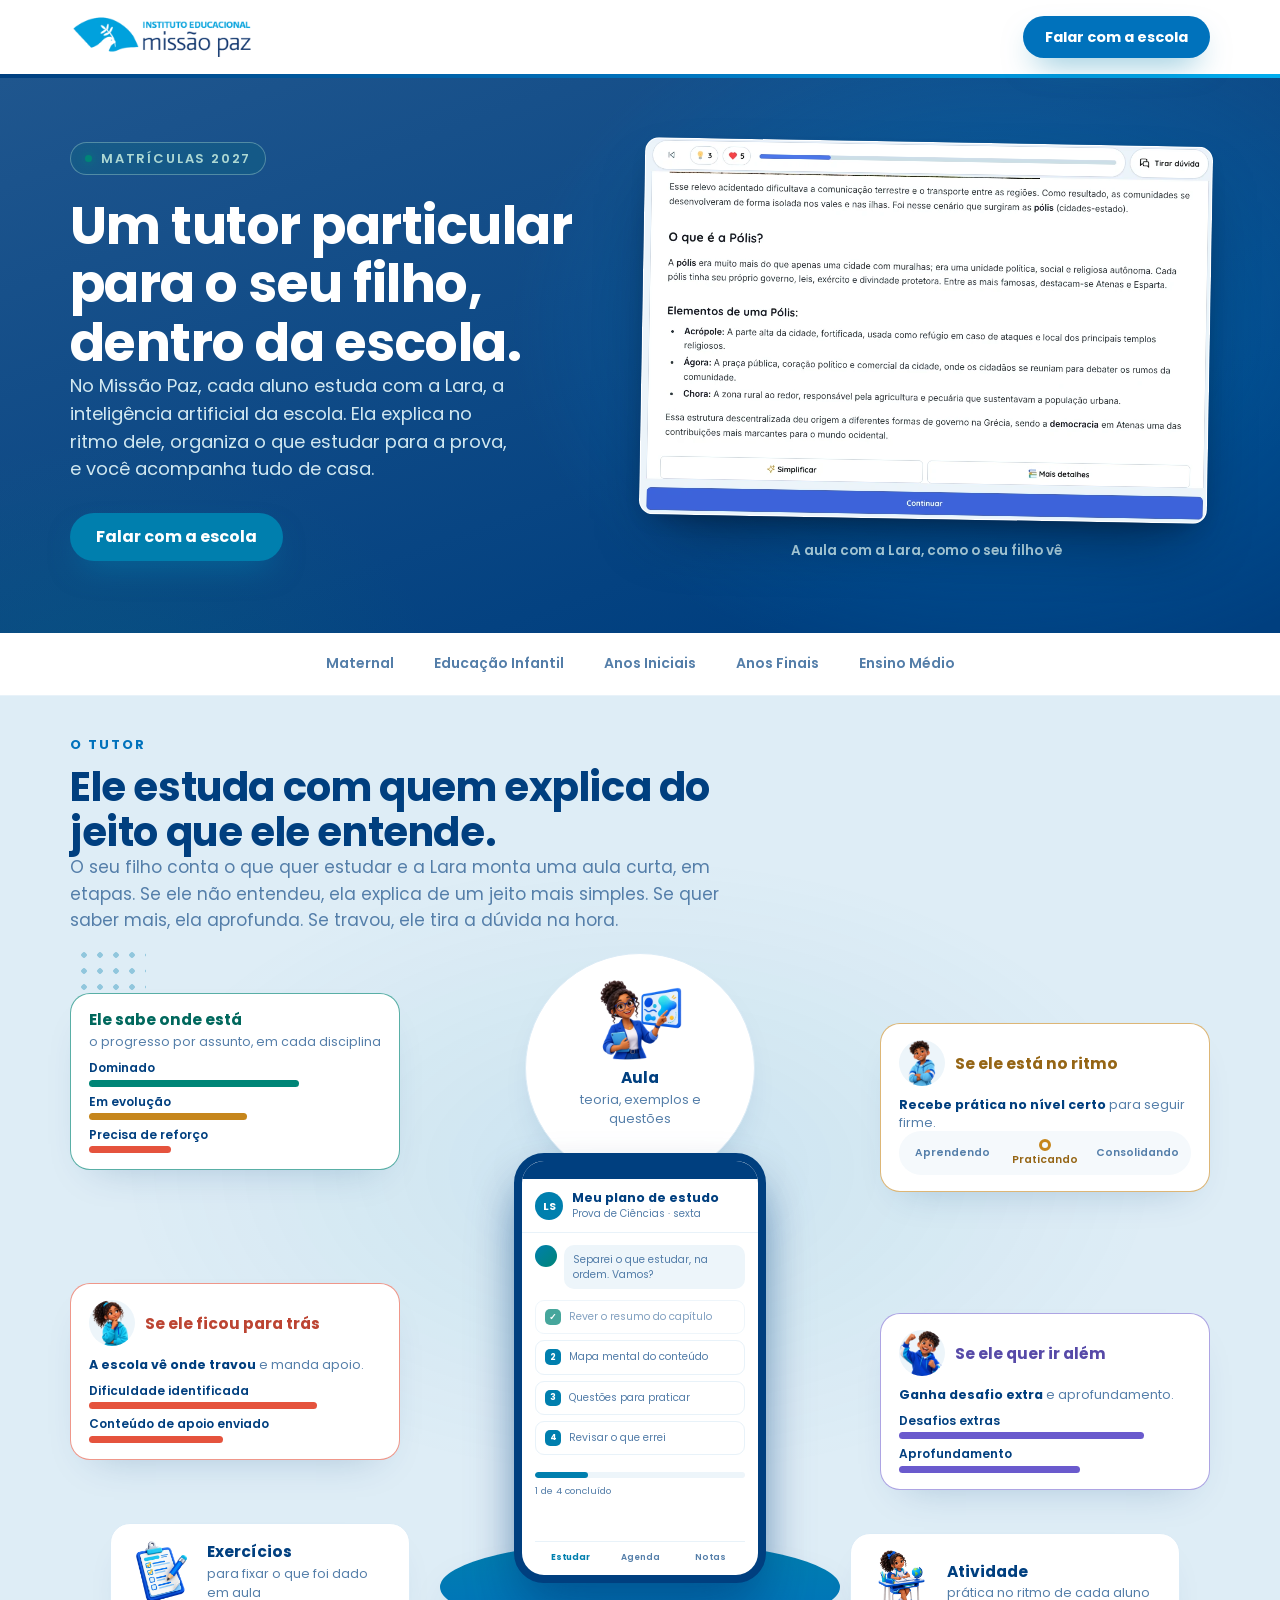
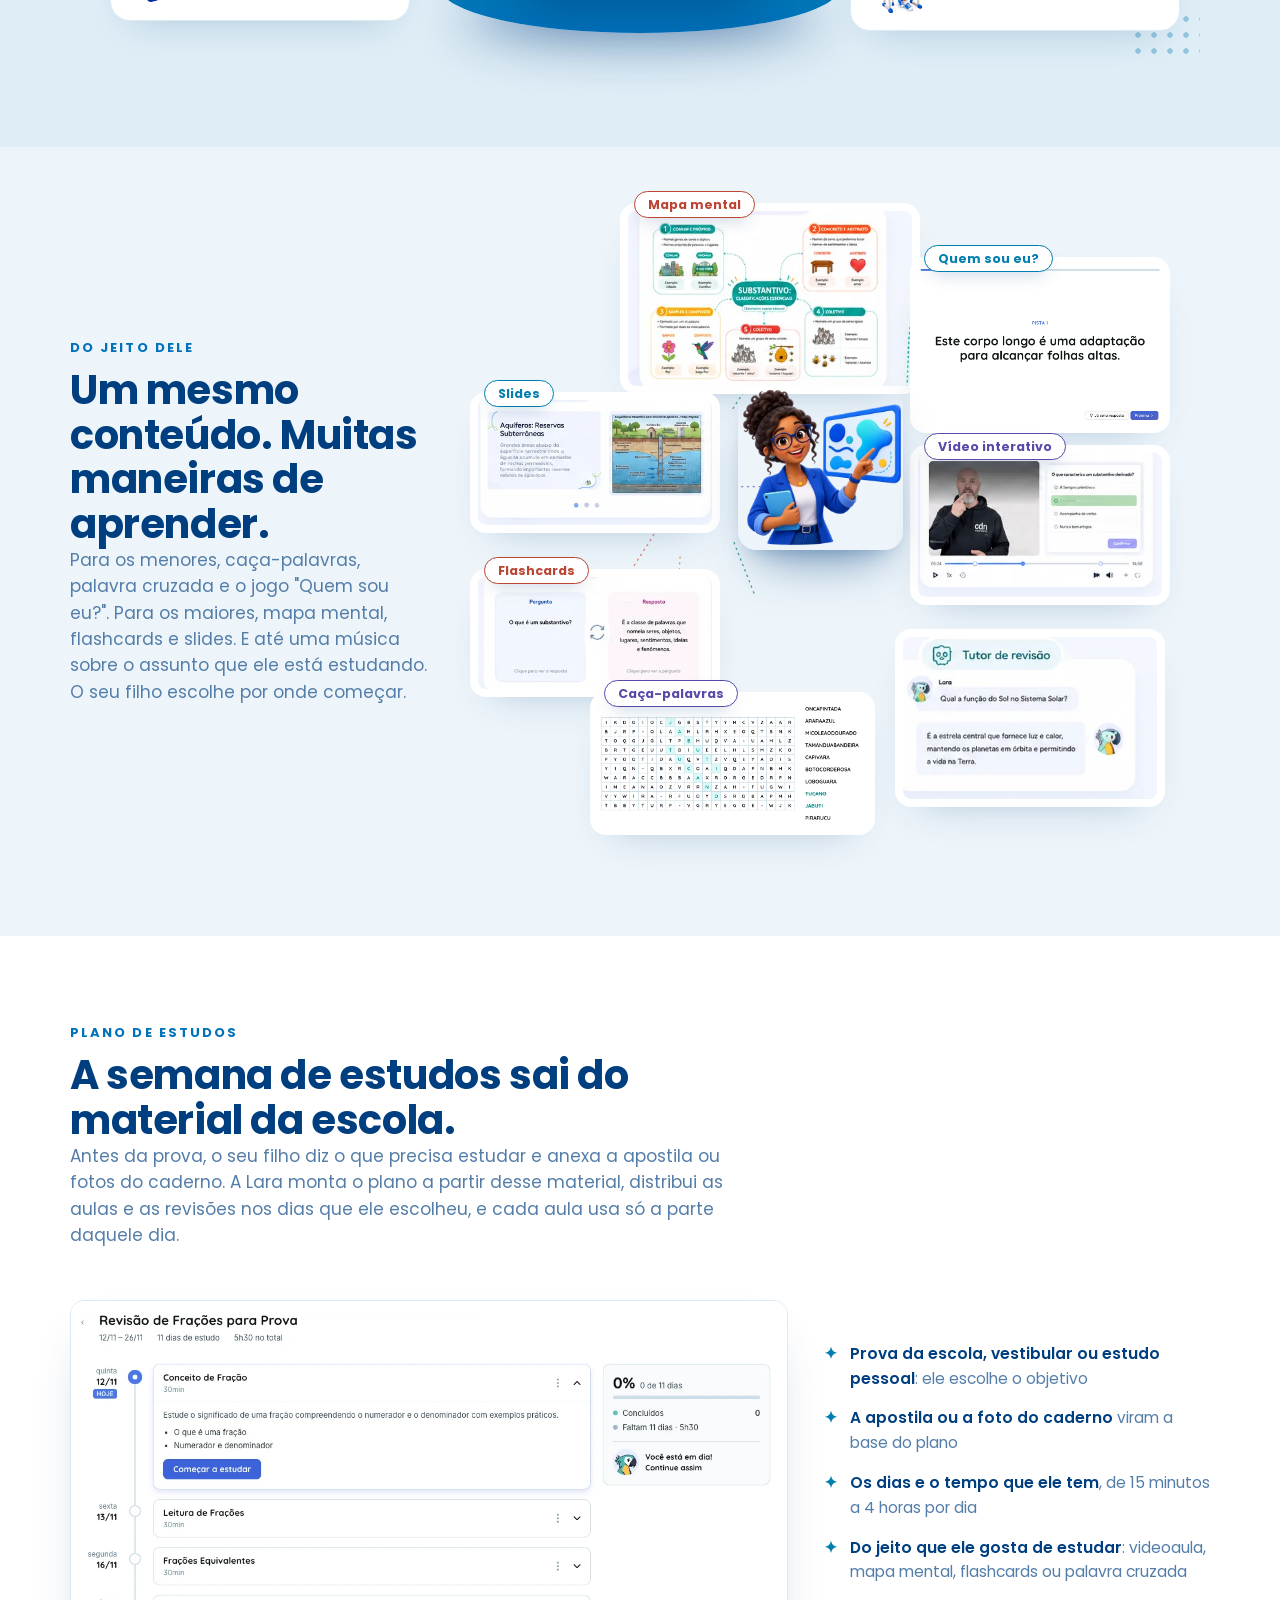
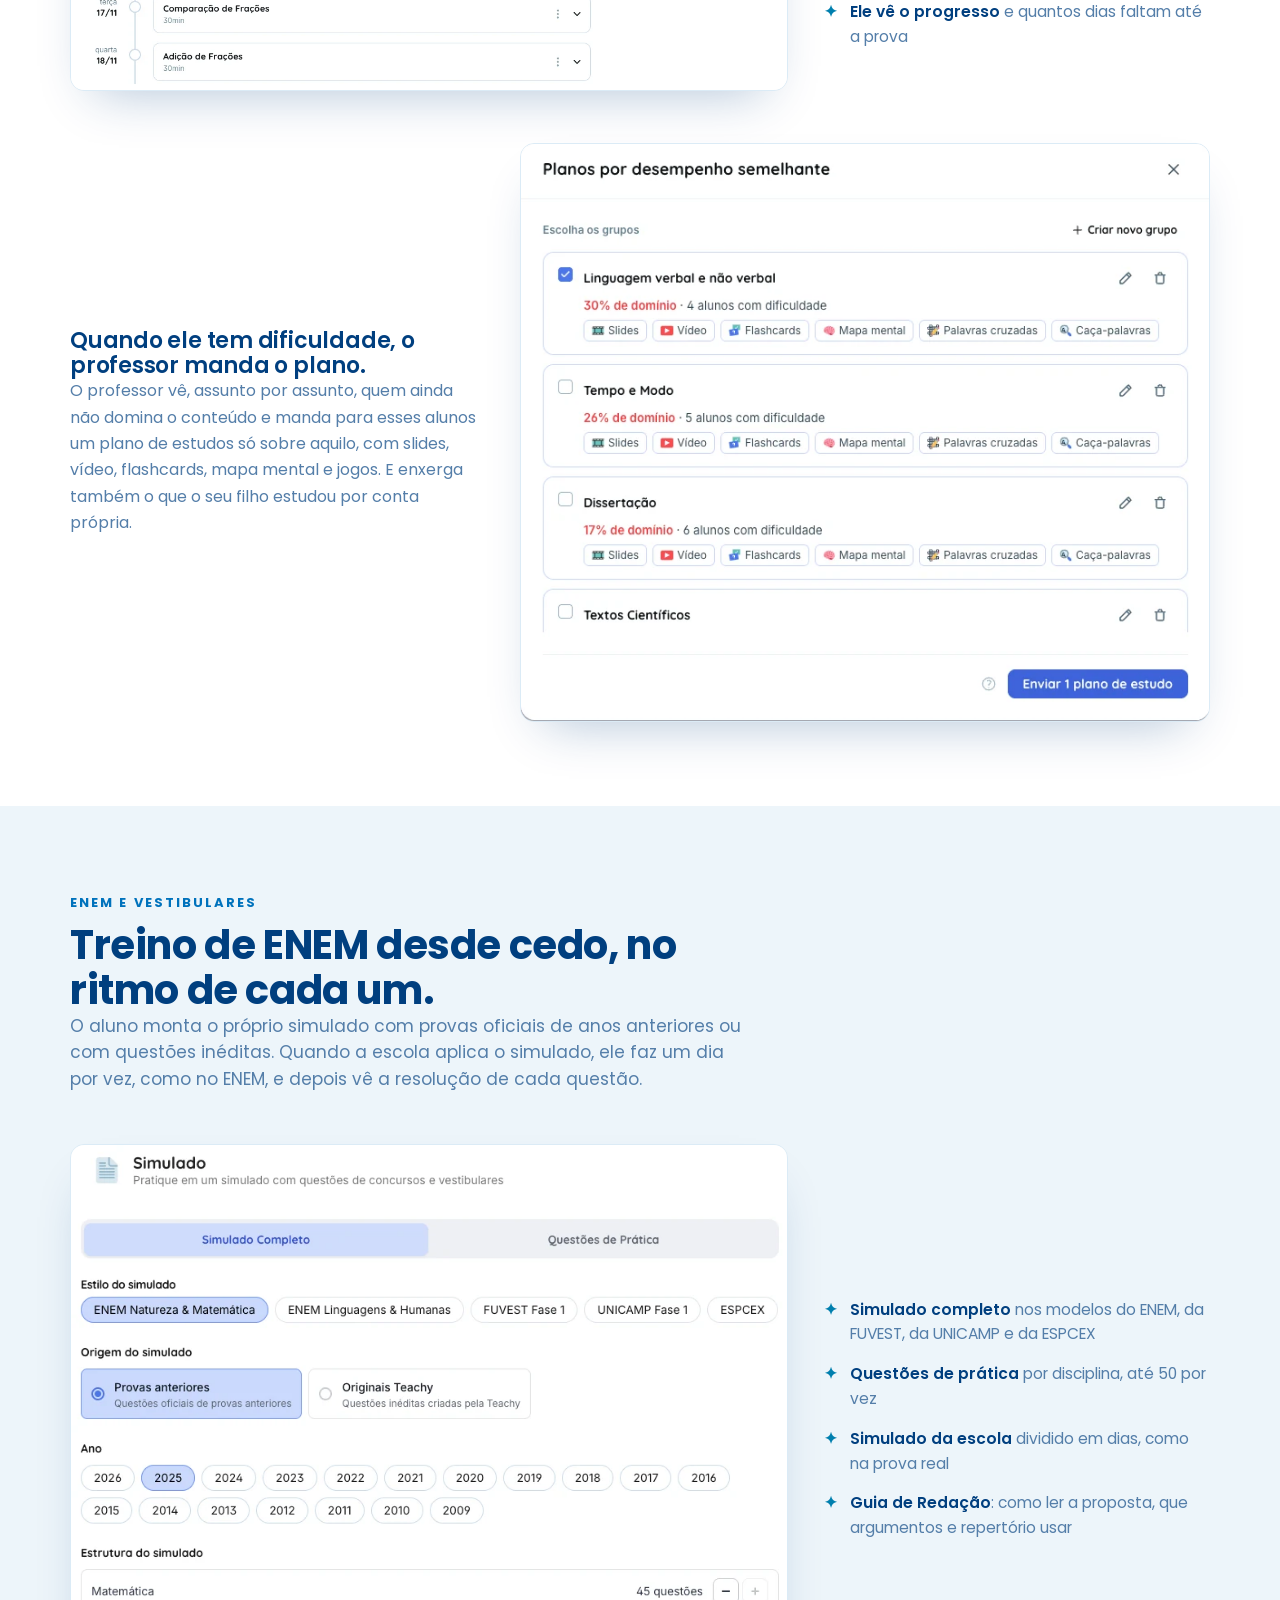
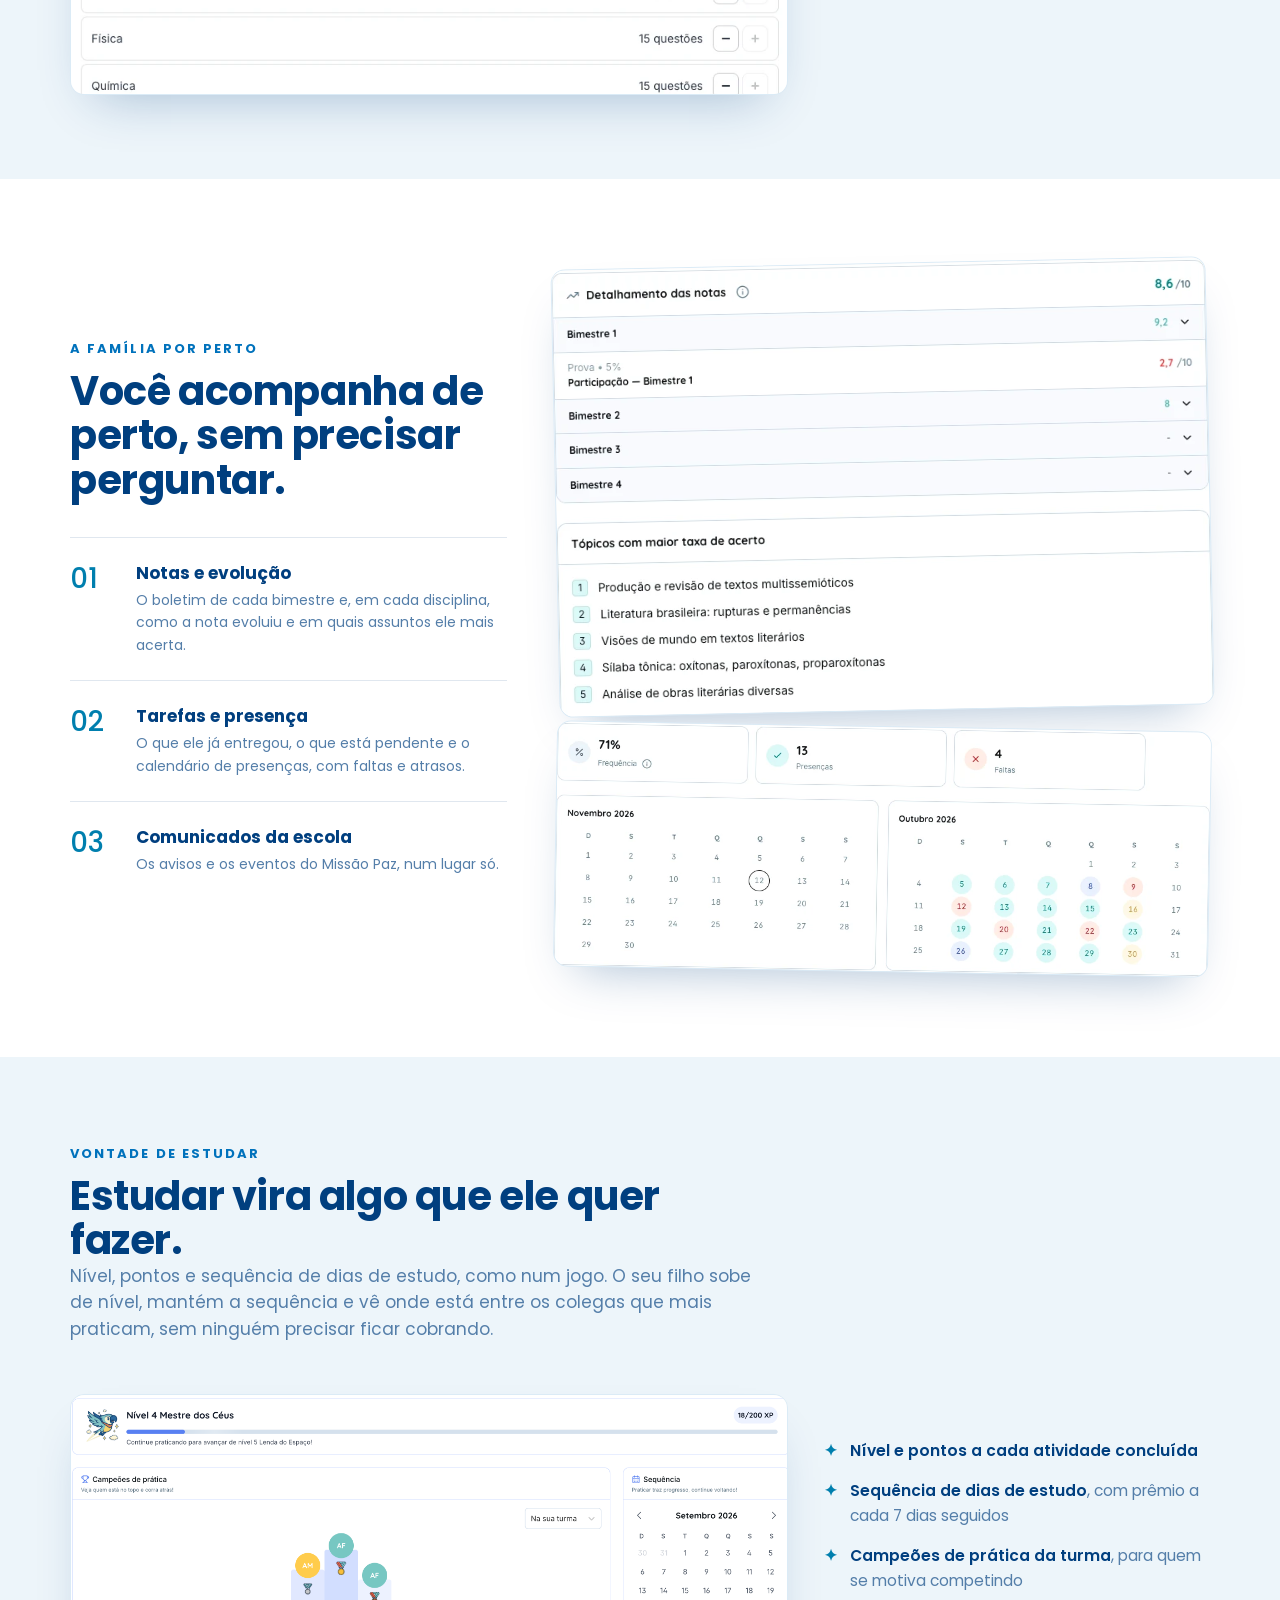
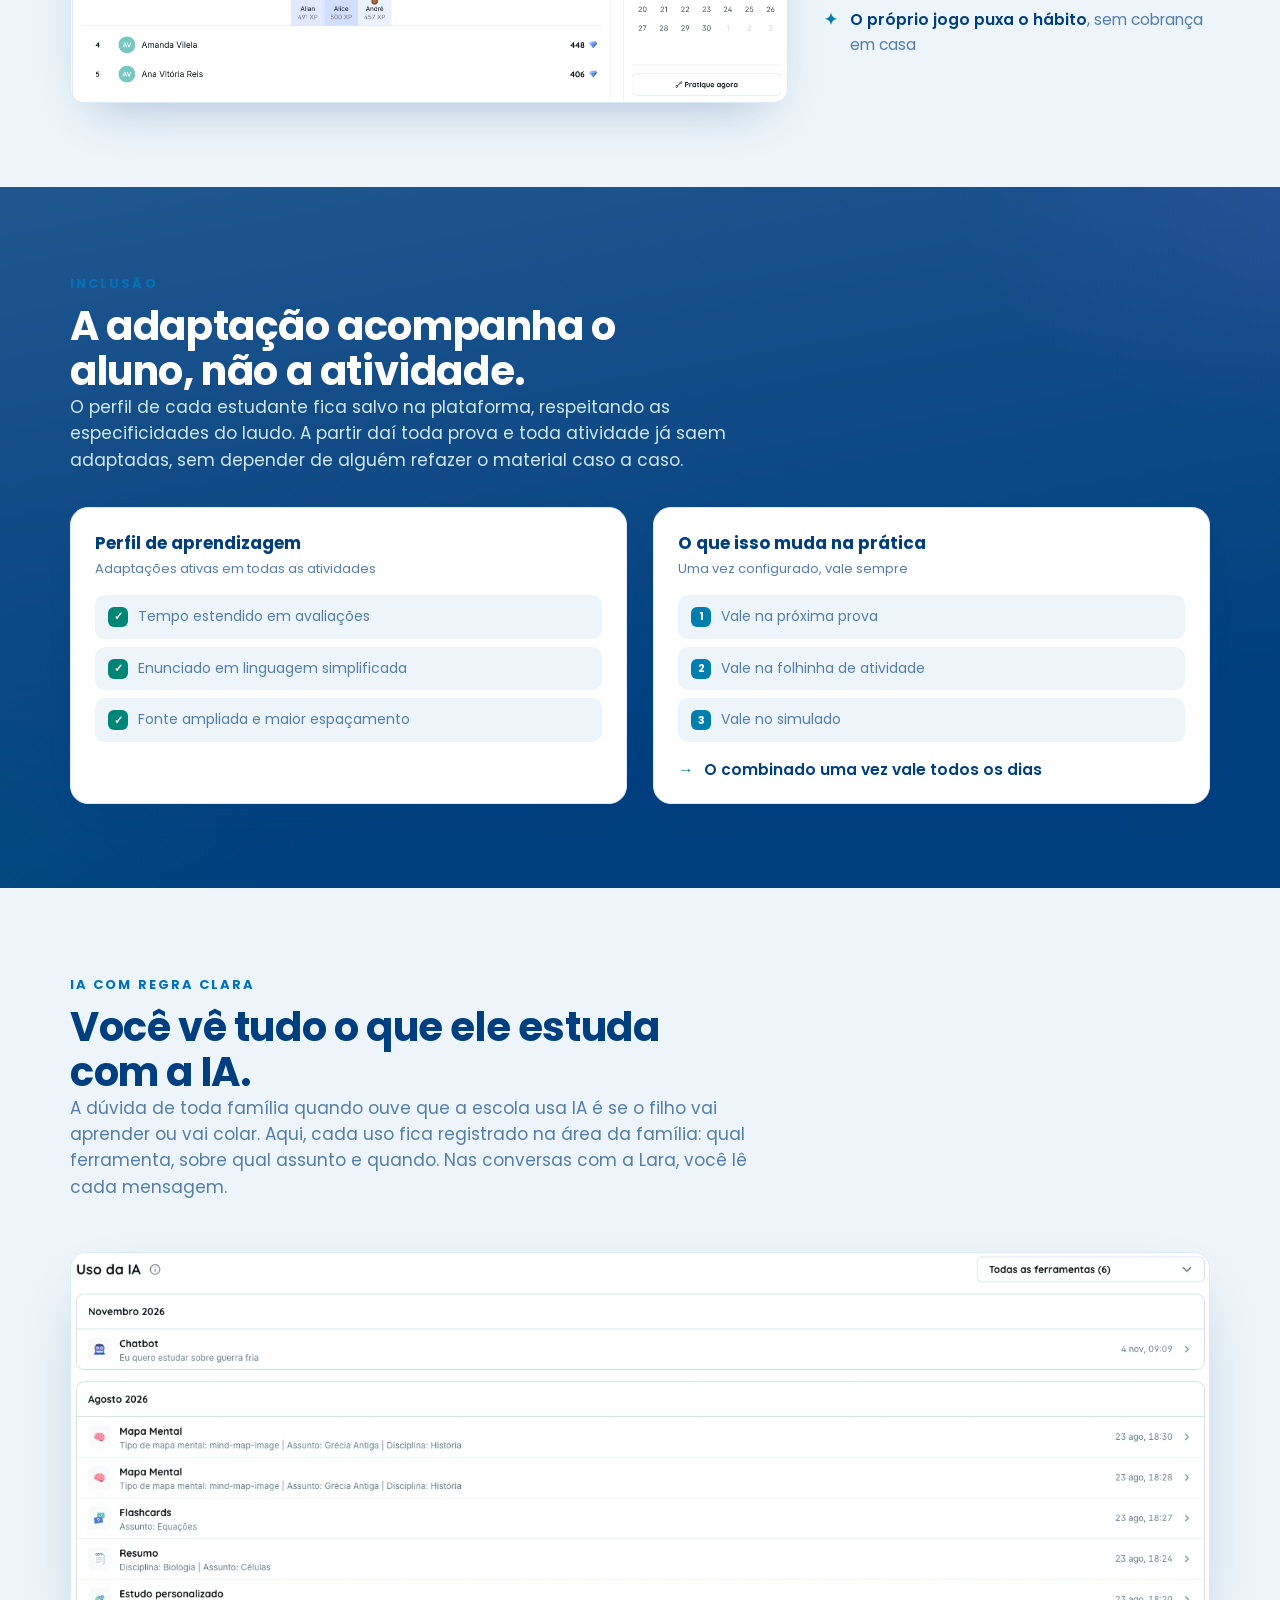
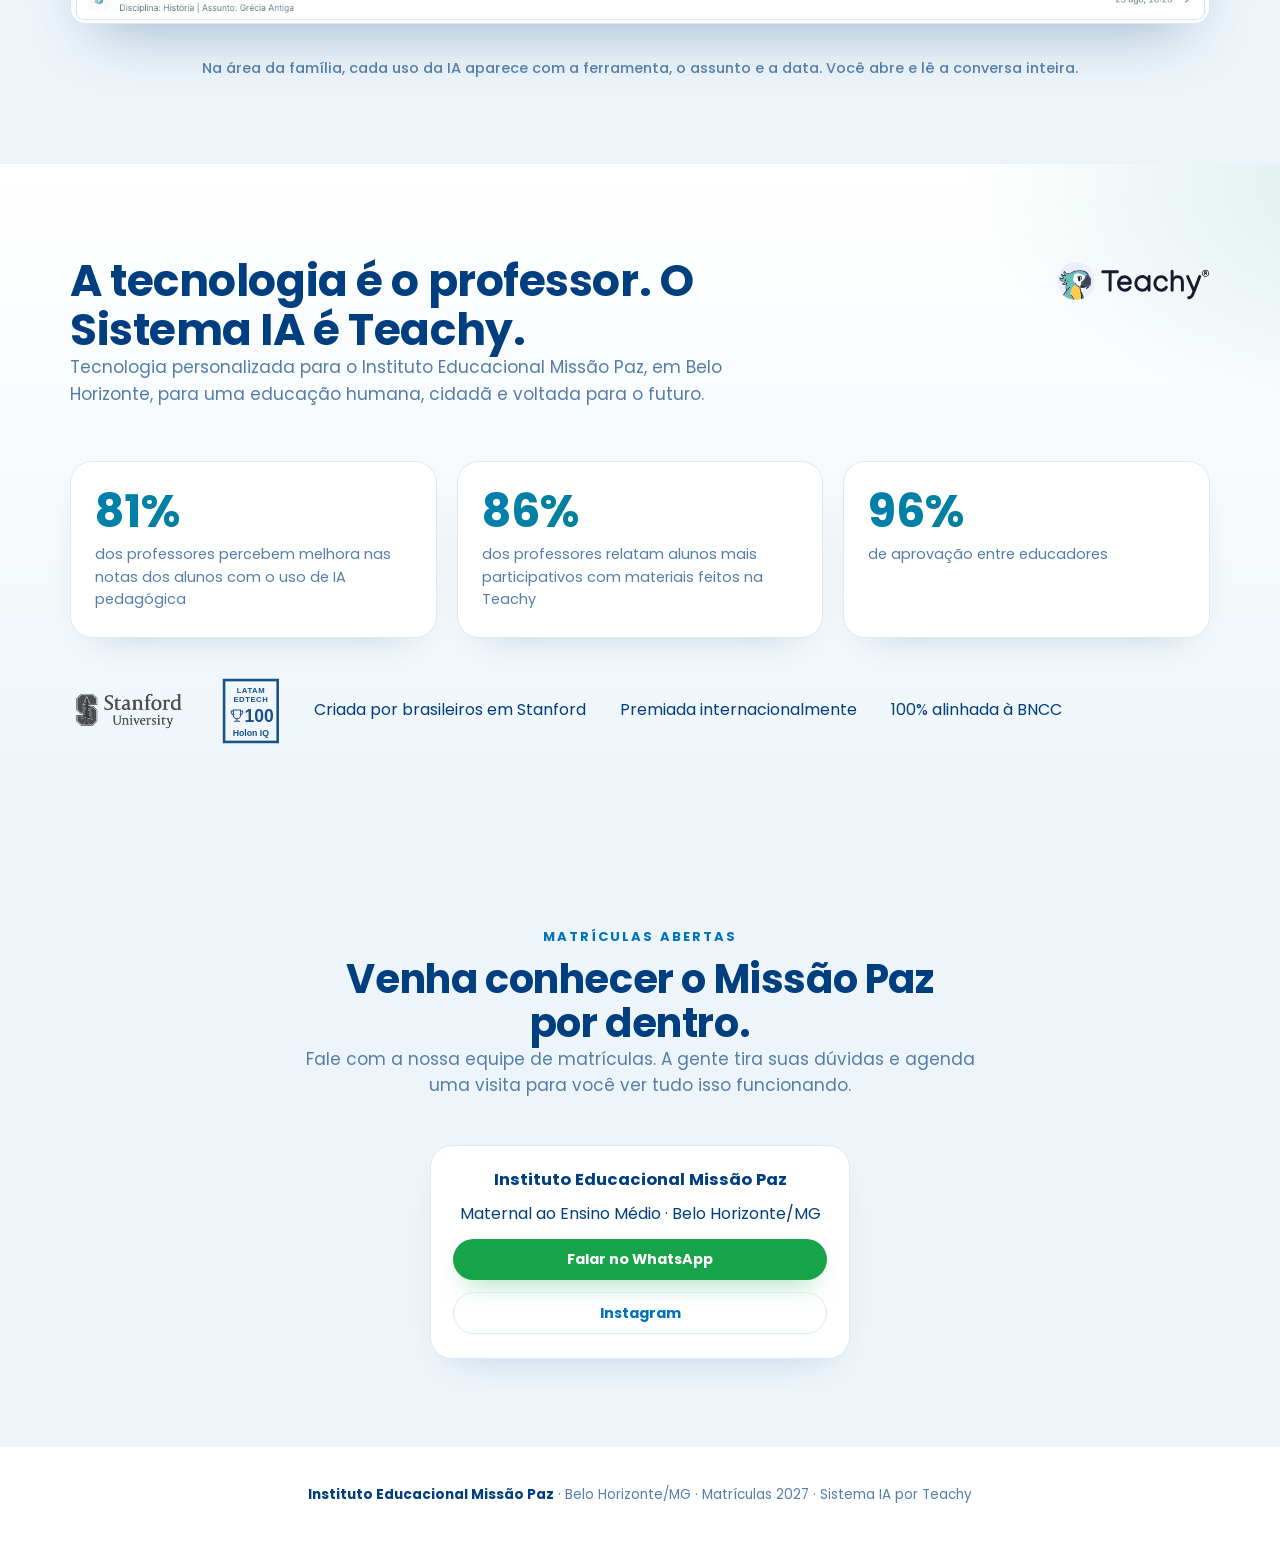
<file: missaopaz/index.html>
<!doctype html>
<html lang="pt-BR">
<head>
<meta charset="utf-8">
<meta name="viewport" content="width=device-width,initial-scale=1">
<title>Missão Paz · Um tutor para cada aluno</title>
<link rel="preconnect" href="https://fonts.googleapis.com">
<link rel="preconnect" href="https://fonts.gstatic.com" crossorigin>
<link href="https://fonts.googleapis.com/css2?family=Poppins:wght@300;400;500;600;700;800&display=swap" rel="stylesheet">
<link rel="stylesheet" href="lp-material.css">
<style>
/* ═══════════════════════════════════════════════════════════════
   Brand kit do Instituto Educacional Missão Paz, tirado do logo oficial: a pomba com o
   ramo em azul-ciano e o nome em azul-marinho. O marinho vira a cor estrutural
   e o ciano o acento; as cores dos estados do aluno são neutras.
   Sobrescreve o template; o resto do lp-material.css fica intacto.
   ═══════════════════════════════════════════════════════════════ */
.lpm{
 --lpm-principal:#0072BC;
 --lpm-vivo:#007fae;
 --lpm-navy:#003F7F;
 --lpm-navy2:#1f568e;
 --lpm-gelo:#edf5fa;
 --lpm-gelo2:#deedf6;
 --lpm-destaque:#008577;
 --lpm-destaque-claro:#add8d3;
 --lpm-reforco:#E5533D;
 --lpm-reforco-escuro:#bc4432;
 --lpm-ritmo:#c6861c;
 --lpm-ritmo-escuro:#956515;
 --lpm-alem:#6A5ACD;
 --lpm-alem-escuro:#574aa8;
 --lpm-tinta:#003F7F;
 --lpm-tinta-suave:#547ea9;
 --lpm-font-display:"Poppins",sans-serif;
 --lpm-font-body:"Poppins",sans-serif;
}
/* ═══════════════════════════════════════════════════════════════
   Camada Enterprise — só o que não existe no template de material.
   Tudo o mais vem de lp-material.css, sem alteração.
   ═══════════════════════════════════════════════════════════════ */
body{margin:0}

/* barra de topo */
.ent-topo{position:sticky;top:0;z-index:70;background:#fff}
.ent-topo:after{content:"";display:block;height:4px;background:linear-gradient(90deg,#003F7F,#0072BC,#00AEEF)}
.ent-topo__in{display:flex;align-items:center;gap:12px;padding:11px 0}
.ent-topo__marca{height:52px;display:grid;place-items:center}
.ent-topo__marca img{height:52px;width:auto;display:block}
.ent-topo__nome{font:800 17px/1.15 var(--lpm-font-display);color:var(--lpm-navy);letter-spacing:-.01em}
.ent-topo__nome s{display:block;text-decoration:none;font:600 11px/1.3 var(--lpm-font-body);letter-spacing:.09em;text-transform:uppercase;color:var(--lpm-tinta-suave)}
.ent-topo .lpm-btn{margin-left:auto;height:42px;padding:0 22px;font-size:14.5px;background:var(--lpm-principal);color:#fff;border-radius:999px;font-weight:700}
@media (max-width:560px){
 .ent-topo__marca,.ent-topo__marca img{height:42px}
 .ent-topo__nome{font-size:15px}
 .ent-topo__nome s{display:none}
 .ent-topo .lpm-btn{height:38px;padding:0 15px;font-size:13.5px;white-space:nowrap}
}

/* visual do hero: tela de produto flutuando */
.ent-hero-tela{position:relative;flex-direction:column;width:100%;margin:0}
.lpm .ent-hero-tela figcaption{margin:22px 0 0;font:600 13.5px var(--lpm-font-body);color:var(--lpm-texto-claro-2);text-align:center}
/* as duas telas de insights, empilhadas e levemente inclinadas */
.ent-telas{display:flex;flex-direction:column;gap:18px;width:100%}
.ent-telas img{width:100%;border-radius:14px;border:1px solid rgba(255,255,255,.14);background:#fff;box-shadow:0 30px 64px -26px rgba(3,12,28,.62),0 10px 24px -14px rgba(3,12,28,.45)}
.ent-telas img:first-child{transform:rotate(-1.2deg)}
.ent-telas img:last-child{transform:rotate(1deg)}
/* hero: coluna da direita mais larga, pra os insights ficarem legíveis */
@media(min-width:1024px){
 .lpm-hero__in{grid-template-columns:minmax(0,1fr) minmax(0,568px);gap:44px}
 .lpm-hero__conteudo{max-width:520px}
}
/* família: as telas de insight do responsável */
.ent-telas-familia{display:flex;flex-direction:column;gap:20px;margin-top:8px}
.ent-telas-familia img{width:100%;border-radius:14px;border:1px solid var(--lpm-borda);background:#fff;box-shadow:0 24px 50px -24px color-mix(in srgb,var(--lpm-navy) 35%,transparent)}
.ent-telas-familia img:first-child{transform:rotate(-.8deg)}
.ent-telas-familia img:last-child{transform:rotate(.7deg)}
/* tela em largura cheia */
.ent-tela-larga{margin-top:52px}
.ent-tela-larga img{width:100%;border-radius:16px;border:1px solid var(--lpm-borda);background:#fff;box-shadow:0 28px 60px -26px color-mix(in srgb,var(--lpm-navy) 38%,transparent)}
.lpm .ent-legenda{margin:34px 0 0;text-align:center;font:500 14.5px var(--lpm-font-body);color:var(--lpm-tinta-suave)}
/* gamificação */
.ent-gami{display:grid;gap:26px;margin-top:52px}
@media(min-width:1024px){.ent-gami{grid-template-columns:minmax(0,1.3fr) minmax(0,.7fr);align-items:center;gap:36px}}
.ent-gami img{width:100%;border-radius:14px;border:1px solid var(--lpm-borda);background:#fff;box-shadow:0 24px 50px -24px color-mix(in srgb,var(--lpm-navy) 32%,transparent)}
.ent-gami ul{margin:0;padding:0;list-style:none;display:flex;flex-direction:column;gap:15px}
.ent-gami li{position:relative;padding-left:26px;font:400 15.5px/1.6 var(--lpm-font-body);color:var(--lpm-tinta-suave)}
.ent-gami li:before{content:"\2726";position:absolute;left:0;top:0;color:var(--lpm-vivo);font-weight:700}
.ent-gami li b{color:var(--lpm-navy);font-weight:600}

/* centro da órbita: o espaço do aluno num celular, apoiado no pedestal */
.lpm-arte__livro.ent-fone{width:min(252px,66vw);height:430px;display:flex;flex-direction:column;background:#fff;border:8px solid var(--lpm-navy);border-radius:30px;overflow:hidden;box-shadow:0 26px 50px -22px color-mix(in srgb,var(--lpm-navy) 55%,transparent);text-align:left}
.ent-fone__topo{height:18px;background:var(--lpm-navy)}
.ent-fone__cab{display:flex;align-items:center;gap:9px;padding:11px 13px 10px;border-bottom:1px solid var(--lpm-borda-suave)}
.ent-fone__av{width:28px;height:28px;border-radius:50%;background:var(--lpm-vivo);color:#fff;display:grid;place-items:center;font:700 11px var(--lpm-font-display);flex:none}
.ent-fone__cab b{display:block;font:700 12.5px var(--lpm-font-display);color:var(--lpm-navy);line-height:1.25}
.ent-fone__cab s{display:block;text-decoration:none;font-size:10px;color:var(--lpm-tinta-suave)}
.ent-fone__corpo{padding:12px 13px 0;flex:1;display:flex;flex-direction:column}
.ent-fone__lara{display:flex;gap:7px;align-items:flex-start;margin-bottom:11px}
.ent-fone__lara:before{content:"";width:22px;height:22px;border-radius:50%;background:linear-gradient(135deg,var(--lpm-vivo),var(--lpm-destaque));flex:none}
.ent-fone__bolha{font-size:10.5px;line-height:1.45;background:var(--lpm-gelo);border-radius:10px;padding:7px 9px;color:var(--lpm-tinta-suave)}
.ent-fone__item{display:flex;align-items:center;gap:8px;font-size:10.5px;color:var(--lpm-tinta-suave);border:1px solid var(--lpm-borda-suave);border-radius:9px;padding:8px 9px;margin-bottom:6px}
.ent-fone__item i{width:16px;height:16px;border-radius:5px;background:var(--lpm-vivo);color:#fff;display:grid;place-items:center;font:700 8.5px var(--lpm-font-display);font-style:normal;flex:none}
.ent-fone__item.feito{color:var(--lpm-tinta-suave);opacity:.72}
.ent-fone__item.feito i{background:var(--lpm-destaque)}
.ent-fone__barra{height:6px;border-radius:99px;background:var(--lpm-gelo);margin-top:11px;overflow:hidden}
.ent-fone__barra s{display:block;width:25%;height:100%;border-radius:99px;background:var(--lpm-vivo)}
.ent-fone__nota{font-size:9.5px;color:var(--lpm-tinta-suave);margin-top:6px}
.ent-fone__nav{margin-top:auto;display:flex;border-top:1px solid var(--lpm-borda-suave);padding:9px 0 11px}
.ent-fone__nav i{flex:1;text-align:center;font:600 8.5px var(--lpm-font-body);font-style:normal;color:var(--lpm-tinta-suave)}
.ent-fone__nav i.on{color:var(--lpm-vivo);font-weight:700}

/* centro do leque: a aula como origem dos formatos */
.lpm-f2--livro.ent-aula img{aspect-ratio:1;border-radius:18px;transform:none;width:min(190px,50vw)}

/* seções próprias do Enterprise */
.ent-duo{display:grid;gap:20px;margin-top:34px}
@media(min-width:900px){.ent-duo{grid-template-columns:1fr 1fr;gap:26px}}
.ent-card{background:#fff;border:1px solid var(--lpm-borda);border-radius:18px;padding:22px 24px;box-shadow:0 16px 40px -26px color-mix(in srgb,var(--lpm-navy) 30%,transparent)}
.ent-card__t{font:700 17px var(--lpm-font-display);color:var(--lpm-navy)}
.lpm .ent-card__s{font-size:13px;color:var(--lpm-tinta-suave);margin-top:3px}
.ent-passos{margin-top:16px;display:flex;flex-direction:column;gap:8px}
.ent-passo{display:flex;align-items:center;gap:10px;font-size:14px;color:var(--lpm-tinta-suave);background:var(--lpm-gelo);border-radius:10px;padding:11px 13px}
.ent-passo b{width:20px;height:20px;border-radius:6px;background:var(--lpm-vivo);color:#fff;display:grid;place-items:center;font:700 11px var(--lpm-font-display);flex:none}
.ent-passo.ok b{background:var(--lpm-destaque)}
.ent-alerta{margin-top:16px;display:flex;gap:11px;align-items:flex-start;background:color-mix(in srgb,var(--lpm-ritmo) 12%,#fff);border:1px solid color-mix(in srgb,var(--lpm-ritmo) 32%,#fff);border-radius:12px;padding:13px 15px}
.ent-alerta span{font-size:13px;line-height:1.55;color:var(--lpm-ritmo-escuro);font-weight:500}
.ent-tabela{width:100%;border-collapse:collapse;margin-top:14px;font-size:13.5px}
.ent-tabela th{text-align:left;font:600 10.5px var(--lpm-font-body);letter-spacing:.08em;text-transform:uppercase;color:var(--lpm-tinta-suave);padding:0 10px 9px 0;border-bottom:1px solid var(--lpm-borda)}
.ent-tabela td{padding:10px 10px 10px 0;border-bottom:1px solid var(--lpm-borda-suave);color:var(--lpm-tinta-suave)}
.ent-tabela td b{color:var(--lpm-navy);font-weight:600}
.ent-remate{margin-top:16px;font:600 15.5px var(--lpm-font-body);color:var(--lpm-navy);display:flex;gap:10px}
.ent-remate:before{content:"→";color:var(--lpm-vivo);font-weight:700}
.ent-rodape{padding:38px 0;text-align:center;font-size:13.5px;color:var(--lpm-tinta-suave)}
.ent-rodape b{color:var(--lpm-navy)}
/* selos: cada um no seu tamanho ótico */
.lpm-teachy__provas .ent-selo-stanford{height:44px}
.lpm-teachy__provas .lpm-selo-holoniq{height:66px;width:auto}

/* CTA com uma única unidade: card centrado */
.lpm-matricula__grid[data-quantidade="1"] .lpm-unidade{align-items:center;text-align:center}
.lpm-matricula__grid[data-quantidade="1"] .lpm-unidade .lpm-btn{width:100%;justify-content:center}

.ent-topo__nome{display:none}
/* telas da família maiores: são prints largos e o texto precisa ser lido */
@media(min-width:1024px){.lpm-familia2{grid-template-columns:minmax(0,.8fr) minmax(0,1.2fr);gap:48px}}
.ent-gami__t{font:600 22px/1.3 var(--lpm-font-display);color:var(--lpm-navy);margin:0 0 12px}.ent-gami__p{font:400 16px/1.65 var(--lpm-font-body);color:var(--lpm-tinta-suave);margin:0}@media(min-width:1024px){.ent-gami--inv{grid-template-columns:minmax(0,.75fr) minmax(0,1.25fr)}}@media(min-width:1024px){.lpm-f2--jogos{top:505px}}
</style>
</head>
<body>
<div class="lpm lpm--preview">

<div class="ent-topo"><div class="lpm-wrap ent-topo__in">
 <div class="ent-topo__marca"><img src="img/escola-logo.webp" alt="Instituto Educacional Missão Paz"></div>
 <span class="ent-topo__nome">Missão Paz<s>Belo Horizonte · Minas Gerais</s></span>
 <a class="lpm-btn lpm-btn--solido" href="#matricula">Falar com a escola</a>
</div></div>

<!-- ═══ HERO ═══ -->
<section class="lpm-hero">
 <div class="lpm-hero__brilho" aria-hidden="true"></div>
 <div class="lpm-wrap lpm-hero__in">
  <div class="lpm-hero__conteudo">
   <span class="lpm-eyebrow">Matrículas 2027</span>
   <h1 class="lpm-hero__title">Um tutor particular para o seu filho, dentro da escola.</h1>
   <p class="lpm-hero__sub">No Missão Paz, cada aluno estuda com a Lara, a inteligência artificial da escola. Ela explica no ritmo dele, organiza o que estudar para a prova, e você acompanha tudo de casa.</p>
   <div class="lpm-hero__ctas">
    <a class="lpm-btn lpm-btn--solido" href="#matricula">Falar com a escola</a>
   </div>
  </div>
  <figure class="lpm-hero__capas ent-hero-tela">
   <div class="ent-telas">
    <img src="img/tela/aula-lara.webp" alt="Aula com a Lara, com os botões Simplificar, Mais detalhes e Tirar dúvida" loading="eager">
   </div>
   <figcaption>A aula com a Lara, como o seu filho vê</figcaption>
  </figure>
 </div>
</section>

<div class="lpm-logos"><div class="lpm-wrap lpm-logos__in">
 <span class="lpm-logos__pill"><span>Maternal</span></span>
 <span class="lpm-logos__pill"><span>Educação Infantil</span></span>
 <span class="lpm-logos__pill"><span>Anos Iniciais</span></span>
 <span class="lpm-logos__pill"><span>Anos Finais</span></span>
 <span class="lpm-logos__pill"><span>Ensino Médio</span></span>
</div></div>

<!-- ═══ ÓRBITA · o ciclo da aula ═══ -->
<section class="lpm-secao lpm-secao--justa lpm-secao--arte">
 <div class="lpm-wrap">
  <div class="lpm-reveal">
   <span class="lpm-kicker">O tutor</span>
   <h2>Ele estuda com quem explica do jeito que ele entende.</h2>
   <p class="lpm-secao__lead">O seu filho conta o que quer estudar e a Lara monta uma aula curta, em etapas. Se ele não entendeu, ela explica de um jeito mais simples. Se quer saber mais, ela aprofunda. Se travou, ele tira a dúvida na hora.</p>
  </div>

  <div class="lpm-arte lpm-reveal">
   <svg class="lpm-arte__fios" viewBox="0 0 700 700" aria-hidden="true">
    <path d="M 250 150 C 268 160 275 170 282 182" style="stroke:var(--lpm-reforco)"/>
    <path d="M 440 130 C 420 150 410 165 398 185" style="stroke:var(--lpm-destaque)"/>
    <path d="M 248 262 C 258 262 266 262 278 262" style="stroke:var(--lpm-vivo)"/>
    <path d="M 442 300 C 430 300 420 300 408 300" style="stroke:var(--lpm-alem)"/>
    <path d="M 250 420 C 262 400 270 390 280 372" style="stroke:var(--lpm-reforco)"/>
    <path d="M 432 462 C 420 430 412 412 400 380" style="stroke:var(--lpm-destaque)"/>
    <path d="M 300 560 C 310 520 315 500 320 400" style="stroke:var(--lpm-ritmo)"/>
   </svg>
   <div class="lpm-arte__dots lpm-arte__dots--tl" aria-hidden="true"></div>
   <div class="lpm-arte__dots lpm-arte__dots--br" aria-hidden="true"></div>

   <div class="lpm-arte__palco" aria-hidden="true"></div>

   <div class="lpm-arte__livro ent-fone" role="img" aria-label="O espaço do aluno na plataforma, com o plano de estudo montado pela Lara">
    <div class="ent-fone__topo"></div>
    <div class="ent-fone__cab">
     <span class="ent-fone__av">LS</span>
     <span><b>Meu plano de estudo</b><s>Prova de Ciências · sexta</s></span>
    </div>
    <div class="ent-fone__corpo">
     <div class="ent-fone__lara"><span class="ent-fone__bolha">Separei o que estudar, na ordem. Vamos?</span></div>
     <div class="ent-fone__item feito"><i>✓</i>Rever o resumo do capítulo</div>
     <div class="ent-fone__item"><i>2</i>Mapa mental do conteúdo</div>
     <div class="ent-fone__item"><i>3</i>Questões para praticar</div>
     <div class="ent-fone__item"><i>4</i>Revisar o que errei</div>
     <div class="ent-fone__barra"><s></s></div>
     <div class="ent-fone__nota">1 de 4 concluído</div>
     <div class="ent-fone__nav"><i class="on">Estudar</i><i>Agenda</i><i>Notas</i></div>
    </div>
   </div>

   <div class="lpm-arte__card lpm-arte__card--insights">
    <div class="lpm-arte__titulo lpm-arte__titulo--insights">Ele sabe onde está</div>
    <div class="lpm-arte__sub">o progresso por assunto, em cada disciplina</div>
    <div class="lpm-arte__linhas">
     <div class="lpm-arte__aluno"><span>Dominado</span><i style="width:72%;background:var(--lpm-destaque)"></i></div>
     <div class="lpm-arte__aluno"><span>Em evolução</span><i style="width:54%;background:var(--lpm-ritmo)"></i></div>
     <div class="lpm-arte__aluno"><span>Precisa de reforço</span><i style="width:28%;background:var(--lpm-reforco)"></i></div>
    </div>
    </div>

   <div class="lpm-arte__card lpm-arte__card--aula">
    <img src="img/ilustra/professora-aula.webp" alt="" loading="lazy">
    <div class="lpm-arte__titulo">Aula</div>
    <div class="lpm-arte__sub">teoria, exemplos e questões</div>
    </div>

   <div class="lpm-arte__card lpm-arte__card--ritmo">
    <div class="lpm-arte__cabeca">
     <img src="img/ilustra/aluno-ritmo.webp" alt="" loading="lazy">
     <div class="lpm-arte__titulo lpm-arte__titulo--ritmo">Se ele está no ritmo</div>
    </div>
    <p class="lpm-arte__proposta"><strong>Recebe prática no nível certo</strong> para seguir firme.</p>
    <div class="lpm-arte__stepper"><span>Aprendendo</span><span class="ativo">Praticando</span><span>Consolidando</span></div>
    </div>

   <div class="lpm-arte__card lpm-arte__card--reforco">
    <div class="lpm-arte__cabeca">
     <img src="img/ilustra/aluna-reforco.webp" alt="" loading="lazy">
     <div class="lpm-arte__titulo lpm-arte__titulo--reforco">Se ele ficou para trás</div>
    </div>
    <p class="lpm-arte__proposta"><strong>A escola vê onde travou</strong> e manda apoio.</p>
    <div class="lpm-arte__linhas">
     <div class="lpm-arte__aluno"><span>Dificuldade identificada</span><i style="width:78%;background:var(--lpm-reforco)"></i></div>
     <div class="lpm-arte__aluno"><span>Conteúdo de apoio enviado</span><i style="width:46%;background:var(--lpm-reforco)"></i></div>
    </div>
    </div>

   <div class="lpm-arte__card lpm-arte__card--alem">
    <div class="lpm-arte__cabeca">
     <img src="img/ilustra/aluno-alem.webp" alt="" loading="lazy">
     <div class="lpm-arte__titulo lpm-arte__titulo--alem">Se ele quer ir além</div>
    </div>
    <p class="lpm-arte__proposta"><strong>Ganha desafio extra</strong> e aprofundamento.</p>
    <div class="lpm-arte__linhas">
     <div class="lpm-arte__aluno"><span>Desafios extras</span><i style="width:84%;background:var(--lpm-alem)"></i></div>
     <div class="lpm-arte__aluno"><span>Aprofundamento</span><i style="width:62%;background:var(--lpm-alem)"></i></div>
    </div>
    </div>

   <div class="lpm-arte__card lpm-arte__card--exercicios">
    <img src="img/ilustra/exercicios.webp" alt="" loading="lazy">
    <div><div class="lpm-arte__titulo">Exercícios</div>
    <div class="lpm-arte__sub">para fixar o que foi dado em aula</div></div>
   </div>

   <div class="lpm-arte__card lpm-arte__card--atividade">
    <img src="img/ilustra/aluna-atividade.webp" alt="" loading="lazy">
    <div><div class="lpm-arte__titulo">Atividade</div>
    <div class="lpm-arte__sub">prática no ritmo de cada aluno</div></div>
   </div>
  </div>
 </div>
</section>

<!-- ═══ LEQUE · formatos de estudo ═══ -->
<section class="lpm-secao lpm-secao--gelo lpm-secao--formatos">
 <div class="lpm-wrap lpm-formatos-col">
  <div class="lpm-reveal">
   <span class="lpm-kicker">Do jeito dele</span>
   <h2>Um mesmo conteúdo. Muitas maneiras de aprender.</h2>
   <p class="lpm-secao__lead">Para os menores, caça-palavras, palavra cruzada e o jogo "Quem sou eu?". Para os maiores, mapa mental, flashcards e slides. E até uma música sobre o assunto que ele está estudando. O seu filho escolhe por onde começar.</p>
  </div>

  <div class="lpm-formatos2 lpm-reveal" style="--d:0.1s">
   <svg class="lpm-formatos2__fios" viewBox="0 0 700 700" aria-hidden="true">
    <path d="M 250 150 C 268 160 275 170 282 182" style="stroke:var(--lpm-reforco)"/>
    <path d="M 440 130 C 420 150 410 165 398 185" style="stroke:var(--lpm-destaque)"/>
    <path d="M 248 262 C 258 262 266 262 278 262" style="stroke:var(--lpm-vivo)"/>
    <path d="M 442 300 C 430 300 420 300 408 300" style="stroke:var(--lpm-alem)"/>
    <path d="M 250 420 C 262 400 270 390 280 372" style="stroke:var(--lpm-reforco)"/>
    <path d="M 432 462 C 420 430 412 412 400 380" style="stroke:var(--lpm-destaque)"/>
    <path d="M 300 560 C 310 520 315 500 320 400" style="stroke:var(--lpm-ritmo)"/>
   </svg>

   <div class="lpm-f2 lpm-f2--livro ent-aula">
    <img src="img/ilustra/professora-aula.webp" alt="Professora em aula no Instituto Educacional Missão Paz" loading="lazy">
   </div>

   <div class="lpm-f2 lpm-f2--mapa">
    <span class="lpm-f2__chip lpm-f2__chip--reforco">Mapa mental</span>
    <img src="img/formatos/mapa-mental.webp" alt="Mapa mental de classificações do substantivo" loading="lazy">
   </div>
   <div class="lpm-f2 lpm-f2--quiz">
    <span class="lpm-f2__chip lpm-f2__chip--vivo">Quem sou eu?</span>
    <img src="img/tela/quem-sou-eu.webp" alt="Jogo Quem sou eu?: a primeira pista, revelada uma de cada vez" loading="lazy">
   </div>
   <div class="lpm-f2 lpm-f2--video">
    <span class="lpm-f2__chip lpm-f2__chip--alem">Vídeo interativo</span>
    <img src="img/formatos/video-interativo.webp" alt="Vídeo interativo com quiz durante a aula" loading="lazy">
   </div>
   <div class="lpm-f2 lpm-f2--slides">
    <span class="lpm-f2__chip lpm-f2__chip--vivo">Slides</span>
    <img src="img/formatos/slides.webp" alt="Slides sobre aquíferos e reservas subterrâneas" loading="lazy">
   </div>
   <div class="lpm-f2 lpm-f2--flash">
    <span class="lpm-f2__chip lpm-f2__chip--reforco">Flashcards</span>
    <img src="img/formatos/flashcards.webp" alt="Flashcards de pergunta e resposta" loading="lazy">
   </div>
   <div class="lpm-f2 lpm-f2--jogos">
    <span class="lpm-f2__chip lpm-f2__chip--alem">Caça-palavras</span>
    <img src="img/tela/caca-faixa.webp" alt="Caça-palavras de animais da fauna brasileira, com tucano e jabuti já encontrados" loading="lazy">
   </div>
   <div class="lpm-f2 lpm-f2--tutor">
    <img src="img/formatos/tutor.webp" alt="Tutor de revisão em formato de chat com a Lara" loading="lazy">
   </div>
  </div>
 </div>
</section>

<!-- ═══ PLANO DE ESTUDOS ═══ -->
<section class="lpm-secao">
 <div class="lpm-wrap">
  <div class="lpm-reveal">
   <span class="lpm-kicker">Plano de estudos</span>
   <h2>A semana de estudos sai do material da escola.</h2>
   <p class="lpm-secao__lead">Antes da prova, o seu filho diz o que precisa estudar e anexa a apostila ou fotos do caderno. A Lara monta o plano a partir desse material, distribui as aulas e as revisões nos dias que ele escolheu, e cada aula usa só a parte daquele dia.</p>
  </div>
  <div class="ent-gami lpm-reveal" style="--d:0.1s">
   <img src="img/tela/plano-pronto.webp" alt="Plano de estudos pronto: uma aula de 30 minutos por dia, seguindo os capítulos da apostila de frações" loading="lazy">
   <ul>
    <li><b>Prova da escola, vestibular ou estudo pessoal</b>: ele escolhe o objetivo</li>
    <li><b>A apostila ou a foto do caderno</b> viram a base do plano</li>
    <li><b>Os dias e o tempo que ele tem</b>, de 15 minutos a 4 horas por dia</li>
    <li><b>Do jeito que ele gosta de estudar</b>: videoaula, mapa mental, flashcards ou palavra cruzada</li>
    <li><b>Ele vê o progresso</b> e quantos dias faltam até a prova</li>
   </ul>
  </div>
  <div class="ent-gami ent-gami--inv lpm-reveal" style="--d:0.15s">
   <div>
    <h3 class="ent-gami__t">Quando ele tem dificuldade, o professor manda o plano.</h3>
    <p class="ent-gami__p">O professor vê, assunto por assunto, quem ainda não domina o conteúdo e manda para esses alunos um plano de estudos só sobre aquilo, com slides, vídeo, flashcards, mapa mental e jogos. E enxerga também o que o seu filho estudou por conta própria.</p>
   </div>
   <img src="img/tela/planos-grupos.webp" alt="Tela do professor: assuntos com o domínio da turma e o envio de plano de estudos para os alunos com dificuldade" loading="lazy">
  </div>
 </div>
</section>

<!-- ═══ ENEM E VESTIBULARES ═══ -->
<section class="lpm-secao lpm-secao--gelo">
 <div class="lpm-wrap">
  <div class="lpm-reveal">
   <span class="lpm-kicker">ENEM e vestibulares</span>
   <h2>Treino de ENEM desde cedo, no ritmo de cada um.</h2>
   <p class="lpm-secao__lead">O aluno monta o próprio simulado com provas oficiais de anos anteriores ou com questões inéditas. Quando a escola aplica o simulado, ele faz um dia por vez, como no ENEM, e depois vê a resolução de cada questão.</p>
  </div>
  <div class="ent-gami lpm-reveal" style="--d:0.1s">
   <img src="img/tela/simulado-enem.webp" alt="Montagem do simulado: ENEM, FUVEST, UNICAMP e ESPCEX, com provas oficiais de anos anteriores" loading="lazy">
   <ul>
    <li><b>Simulado completo</b> nos modelos do ENEM, da FUVEST, da UNICAMP e da ESPCEX</li>
    <li><b>Questões de prática</b> por disciplina, até 50 por vez</li>
    <li><b>Simulado da escola</b> dividido em dias, como na prova real</li>
    <li><b>Guia de Redação</b>: como ler a proposta, que argumentos e repertório usar</li>
   </ul>
  </div>
 </div>
</section>

<!-- ═══ FAMÍLIA ═══ -->
<section class="lpm-secao">
 <div class="lpm-wrap lpm-familia2">
  <div>
   <div class="lpm-reveal">
    <span class="lpm-kicker">A família por perto</span>
    <h2>Você acompanha de perto, sem precisar perguntar.</h2>
   </div>
   <div class="lpm-familia__lista lpm-reveal" style="--d:0.1s">
    <div class="lpm-familia__item">
    <span class="lpm-familia__num">01</span>
    <div><strong>Notas e evolução</strong><p>O boletim de cada bimestre e, em cada disciplina, como a nota evoluiu e em quais assuntos ele mais acerta.</p></div>
    </div>
    <div class="lpm-familia__item">
    <span class="lpm-familia__num">02</span>
    <div><strong>Tarefas e presença</strong><p>O que ele já entregou, o que está pendente e o calendário de presenças, com faltas e atrasos.</p></div>
    </div>
    <div class="lpm-familia__item">
    <span class="lpm-familia__num">03</span>
    <div><strong>Comunicados da escola</strong><p>Os avisos e os eventos do Missão Paz, num lugar só.</p></div>
    </div>
   </div>
  </div>
  <div class="lpm-familia__telas lpm-reveal" style="--d:0.2s">
   <img src="img/tela/familia-insights.webp" alt="Área da família: notas por bimestre, evolução e assuntos com mais acertos" loading="lazy">
   <img src="img/tela/familia-presencas.webp" alt="Área da família: calendário de presenças com faltas e atrasos" loading="lazy">
  </div>
 </div>
</section>

<!-- ═══ GAMIFICAÇÃO ═══ -->
<section class="lpm-secao lpm-secao--gelo">
 <div class="lpm-wrap">
  <div class="lpm-reveal">
   <span class="lpm-kicker">Vontade de estudar</span>
   <h2>Estudar vira algo que ele quer fazer.</h2>
   <p class="lpm-secao__lead">Nível, pontos e sequência de dias de estudo, como num jogo. O seu filho sobe de nível, mantém a sequência e vê onde está entre os colegas que mais praticam, sem ninguém precisar ficar cobrando.</p>
  </div>
  <div class="ent-gami lpm-reveal" style="--d:0.1s">
   <img src="img/tela/gamificacao.png" alt="Nível do aluno, pontos de experiência e ranking de prática da turma" loading="lazy">
   <ul>
    <li><b>Nível e pontos a cada atividade concluída</b></li>
    <li><b>Sequência de dias de estudo</b>, com prêmio a cada 7 dias seguidos</li>
    <li><b>Campeões de prática da turma</b>, para quem se motiva competindo</li>
    <li><b>O próprio jogo puxa o hábito</b>, sem cobrança em casa</li>
   </ul>
  </div>
 </div>
</section>

<!-- ═══ INCLUSÃO (escuro) ═══ -->
<section class="lpm-secao lpm-pessoal">
 <div class="lpm-wrap">
  <div class="lpm-reveal">
   <span class="lpm-kicker">Inclusão</span>
   <h2>A adaptação acompanha o aluno, não a atividade.</h2>
   <p class="lpm-secao__lead">O perfil de cada estudante fica salvo na plataforma, respeitando as especificidades do laudo. A partir daí toda prova e toda atividade já saem adaptadas, sem depender de alguém refazer o material caso a caso.</p>
  </div>
  <div class="ent-duo lpm-reveal" style="--d:0.1s">
   <div class="ent-card">
    <div class="ent-card__t">Perfil de aprendizagem</div>
    <div class="ent-card__s">Adaptações ativas em todas as atividades</div>
    <div class="ent-passos">
    <div class="ent-passo ok"><b>✓</b>Tempo estendido em avaliações</div>
    <div class="ent-passo ok"><b>✓</b>Enunciado em linguagem simplificada</div>
    <div class="ent-passo ok"><b>✓</b>Fonte ampliada e maior espaçamento</div>
    </div>
   </div>
   <div class="ent-card">
    <div class="ent-card__t">O que isso muda na prática</div>
    <div class="ent-card__s">Uma vez configurado, vale sempre</div>
    <div class="ent-passos">
    <div class="ent-passo"><b>1</b>Vale na próxima prova</div>
    <div class="ent-passo"><b>2</b>Vale na folhinha de atividade</div>
    <div class="ent-passo"><b>3</b>Vale no simulado</div>
    </div>
    <div class="ent-remate">O combinado uma vez vale todos os dias</div>
   </div>
  </div>
 </div>
</section>

<!-- ═══ IA COM SEGURANÇA ═══ -->
<section class="lpm-secao lpm-secao--gelo">
 <div class="lpm-wrap">
  <div class="lpm-reveal">
   <span class="lpm-kicker">IA com regra clara</span>
   <h2>Você vê tudo o que ele estuda com a IA.</h2>
   <p class="lpm-secao__lead">A dúvida de toda família quando ouve que a escola usa IA é se o filho vai aprender ou vai colar. Aqui, cada uso fica registrado na área da família: qual ferramenta, sobre qual assunto e quando. Nas conversas com a Lara, você lê cada mensagem.</p>
  </div>
  <div class="ent-tela-larga lpm-reveal" style="--d:0.1s">
   <img src="img/tela/familia-uso-ia.webp" alt="Área da família: cada uso da IA pelo aluno, com ferramenta, assunto e data" loading="lazy">
   <p class="ent-legenda">Na área da família, cada uso da IA aparece com a ferramenta, o assunto e a data. Você abre e lê a conversa inteira.</p>
  </div>
 </div>
</section>

<!-- ═══ TEACHY ═══ -->
<section class="lpm-teachy">
 <div class="lpm-wrap">
  <img class="lpm-teachy__logo" src="img/logos/logo-preto-v2.svg" alt="Teachy" loading="lazy">
  <div class="lpm-reveal">
   <h2>A tecnologia é o professor. O Sistema IA é Teachy.</h2>
   <p class="lpm-secao__lead">Tecnologia personalizada para o Instituto Educacional Missão Paz, em Belo Horizonte, para uma educação humana, cidadã e voltada para o futuro.</p>
  </div>
  <div class="lpm-teachy__grid lpm-reveal" style="--d:0.1s">
   <div class="lpm-stat"><strong>81%</strong><span>dos professores percebem melhora nas notas dos alunos com o uso de IA pedagógica</span></div>
   <div class="lpm-stat"><strong>86%</strong><span>dos professores relatam alunos mais participativos com materiais feitos na Teachy</span></div>
   <div class="lpm-stat"><strong>96%</strong><span>de aprovação entre educadores</span></div>
  </div>
  <div class="lpm-teachy__provas lpm-reveal" style="--d:0.2s">
   <img class="ent-selo-stanford" src="img/selos/stanford.webp" alt="Stanford University" loading="lazy">
   <svg class="lpm-selo-holoniq" viewBox="0 0 112 128" role="img" aria-label="LATAM EdTech 100 · HolonIQ">
    <rect x="4" y="4" width="104" height="120" fill="none" stroke="currentColor" stroke-width="5"/>
    <text x="56" y="30" text-anchor="middle" fill="currentColor" font-family="Quicksand, sans-serif" font-weight="700" font-size="15" letter-spacing="1">LATAM</text>
    <text x="56" y="47" text-anchor="middle" fill="currentColor" font-family="Quicksand, sans-serif" font-weight="700" font-size="15" letter-spacing="1">EDTECH</text>
    <g fill="none" stroke="currentColor" stroke-width="2" stroke-linecap="round" stroke-linejoin="round">
     <path d="M22 62h14v10a7 7 0 0 1-14 0z"/>
     <path d="M22 64h-4a5 5 0 0 0 5 7m13-7h4a5 5 0 0 1-5 7"/>
     <path d="M29 79v5m-5 0h10"/>
    </g>
    <text x="72" y="85" text-anchor="middle" fill="currentColor" font-family="Quicksand, sans-serif" font-weight="700" font-size="34">100</text>
    <text x="56" y="112" text-anchor="middle" fill="currentColor" font-family="Quicksand, sans-serif" font-weight="700" font-size="17">Holon IQ</text>
   </svg>
   <span>Criada por brasileiros em Stanford</span>
   <span>Premiada internacionalmente</span>
   <span>100% alinhada à BNCC</span>
  </div>
 </div>
</section>

<!-- ═══ MATRÍCULA ═══ -->
<section class="lpm-matricula" id="matricula">
 <div class="lpm-wrap">
  <div class="lpm-reveal lpm-centro">
   <span class="lpm-kicker">Matrículas abertas</span>
   <h2>Venha conhecer o Missão Paz por dentro.</h2>
   <p class="lpm-secao__lead">Fale com a nossa equipe de matrículas. A gente tira suas dúvidas e agenda uma visita para você ver tudo isso funcionando.</p>
  </div>
  <div class="lpm-matricula__grid lpm-reveal" data-quantidade="1" style="--d:0.1s">
   <div class="lpm-unidade">
    <strong>Instituto Educacional Missão Paz</strong>
    <span>Maternal ao Ensino Médio · Belo Horizonte/MG</span>
    <a class="lpm-btn lpm-btn--zap" href="https://wa.me/5531996442122" target="_blank" rel="noopener">Falar no WhatsApp</a>
    <a class="lpm-btn lpm-btn--insta" href="https://instagram.com/institutomissaopazoficial" target="_blank" rel="noopener">Instagram</a>
   </div>
  </div>
 </div>
</section>

<div class="ent-rodape"><div class="lpm-wrap">
 <b>Instituto Educacional Missão Paz</b> · Belo Horizonte/MG · Matrículas 2027 · Sistema IA por Teachy
</div></div>

</div>
<script>
(() => {
	const alvos = document.querySelectorAll(".lpm-reveal");
	const mostraTudo = () => {
		for (const el of alvos) el.classList.add("is-in");
	};
	// failsafe: nada de conteudo invisivel se o observer nao disparar
	setTimeout(mostraTudo, 1200);
	if (!("IntersectionObserver" in window)) {
		mostraTudo();
		return;
	}
	const io = new IntersectionObserver(
		(entradas) => {
			for (const e of entradas) {
				if (e.isIntersecting) {
					e.target.classList.add("is-in");
					io.unobserve(e.target);
				}
			}
		},
		{ rootMargin: "0px 0px -12% 0px", threshold: 0.06 },
	);
	for (const el of alvos) io.observe(el);
})();
</script>
</body>
</html>
</file>
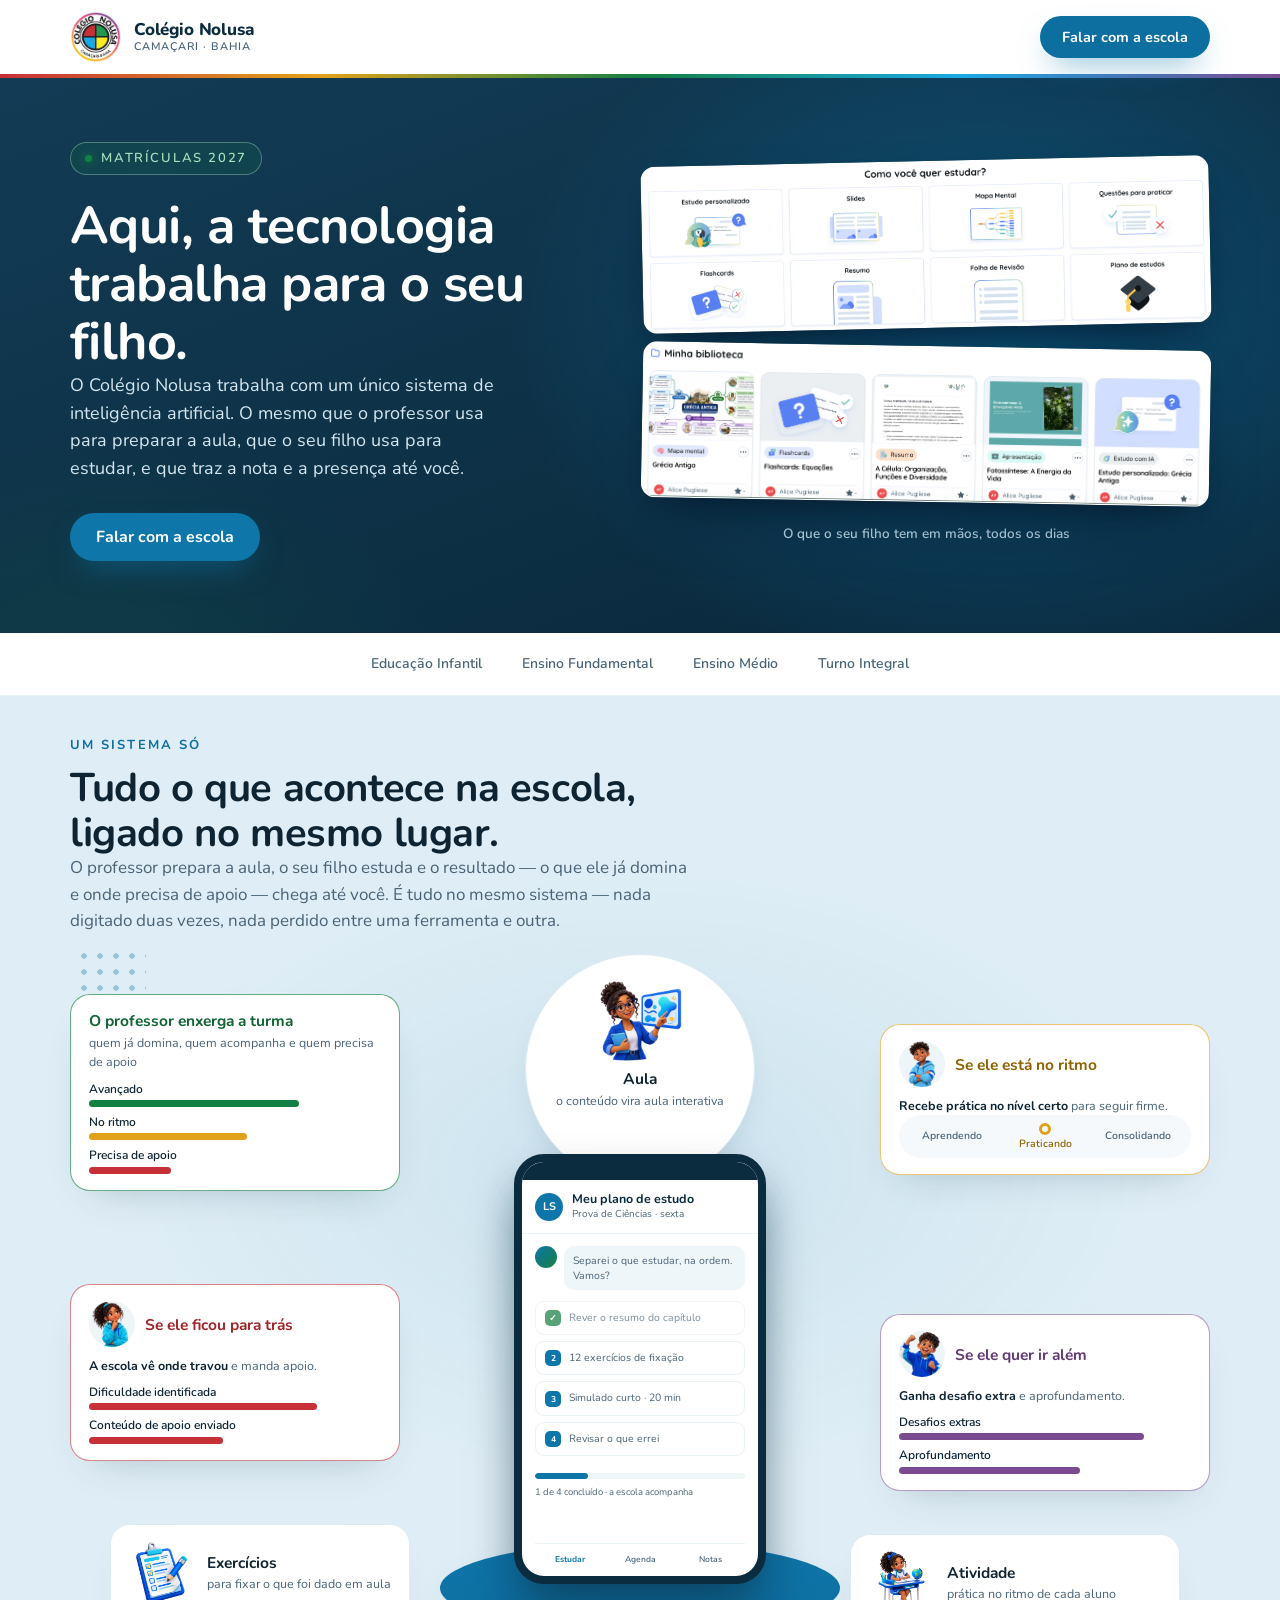
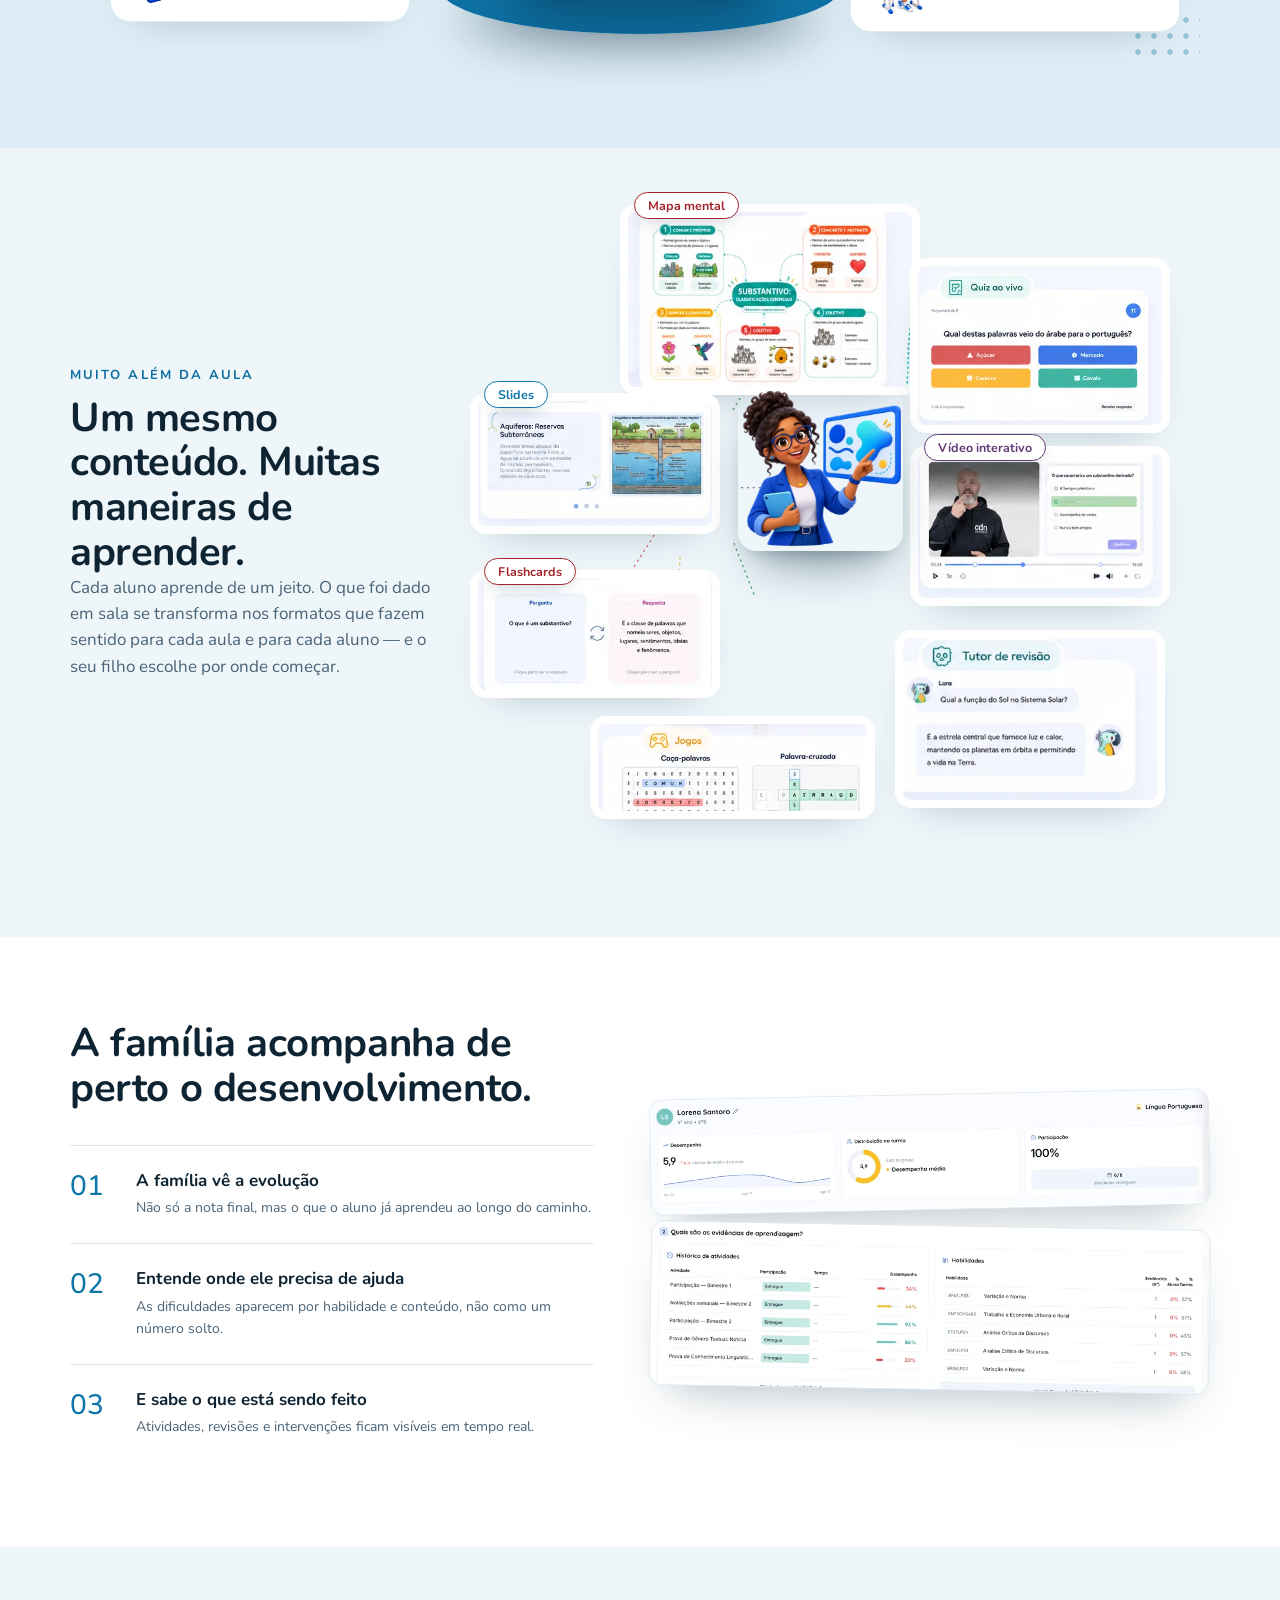
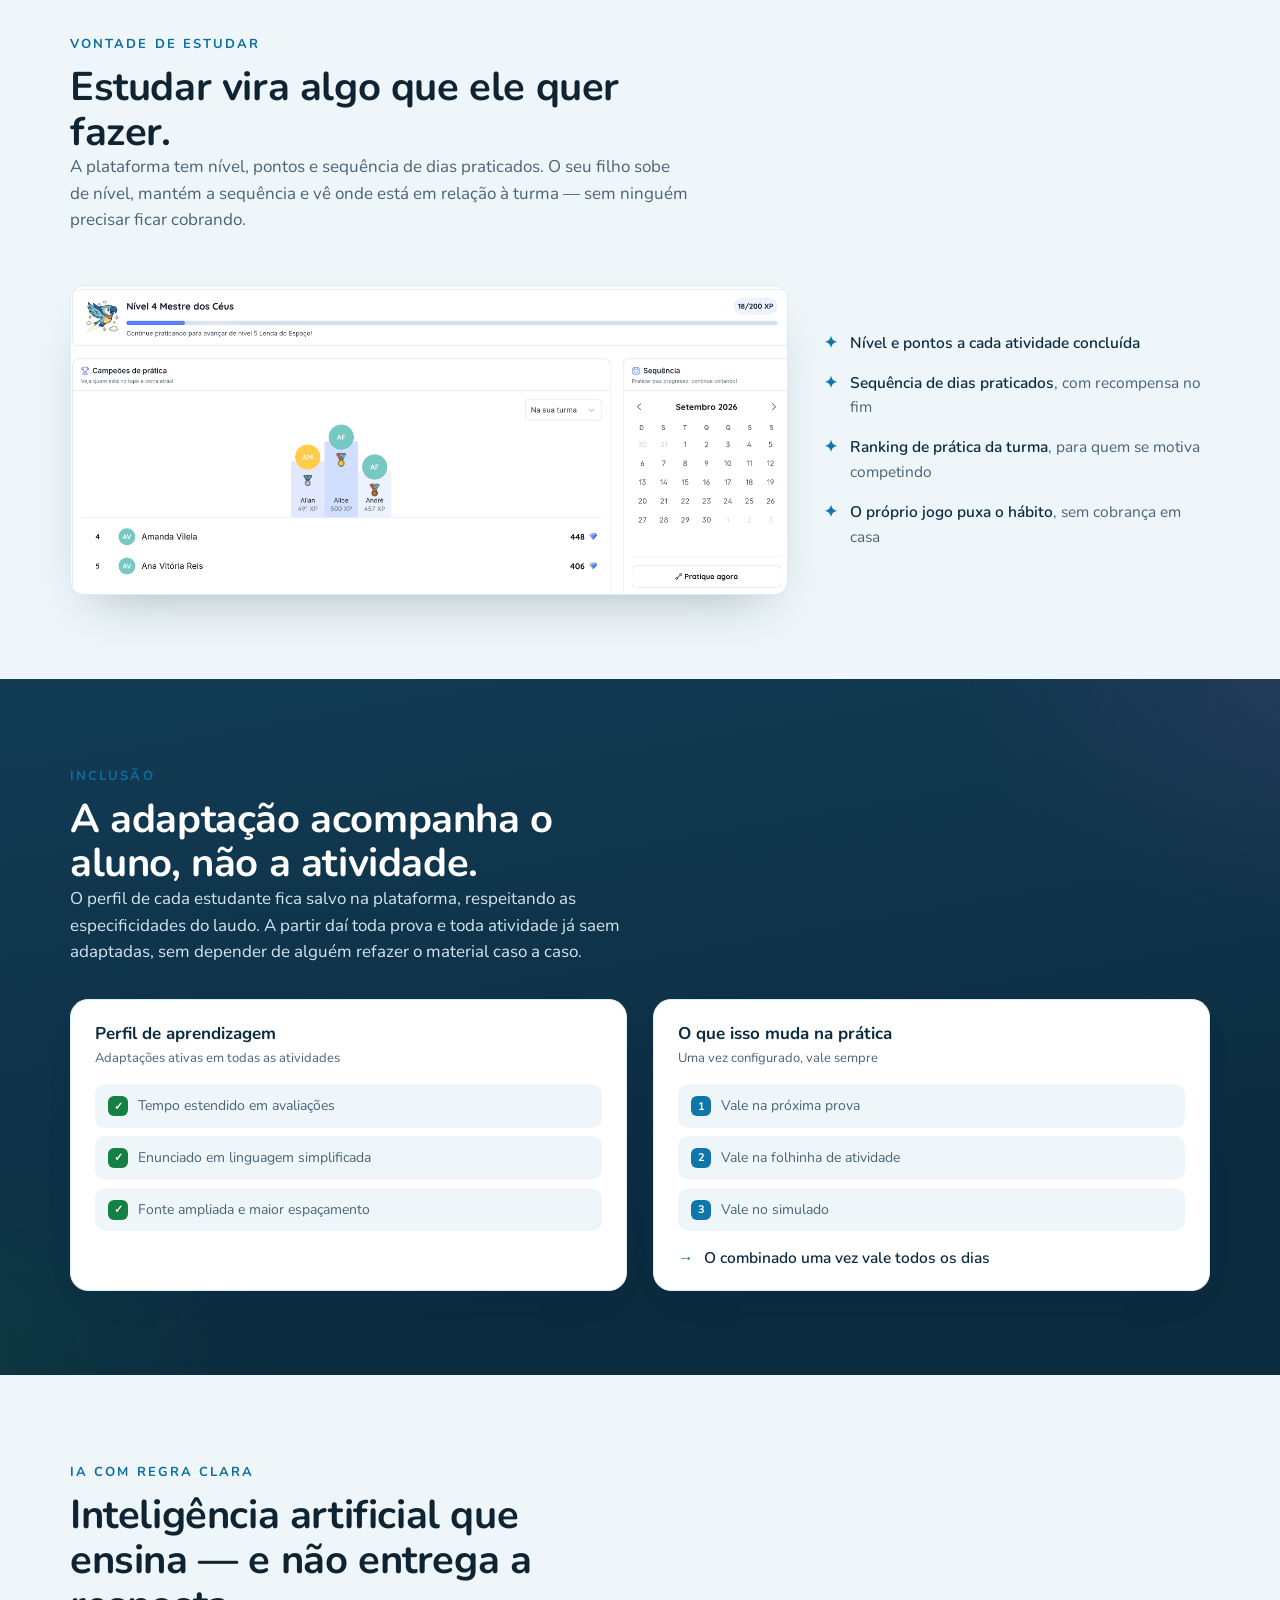
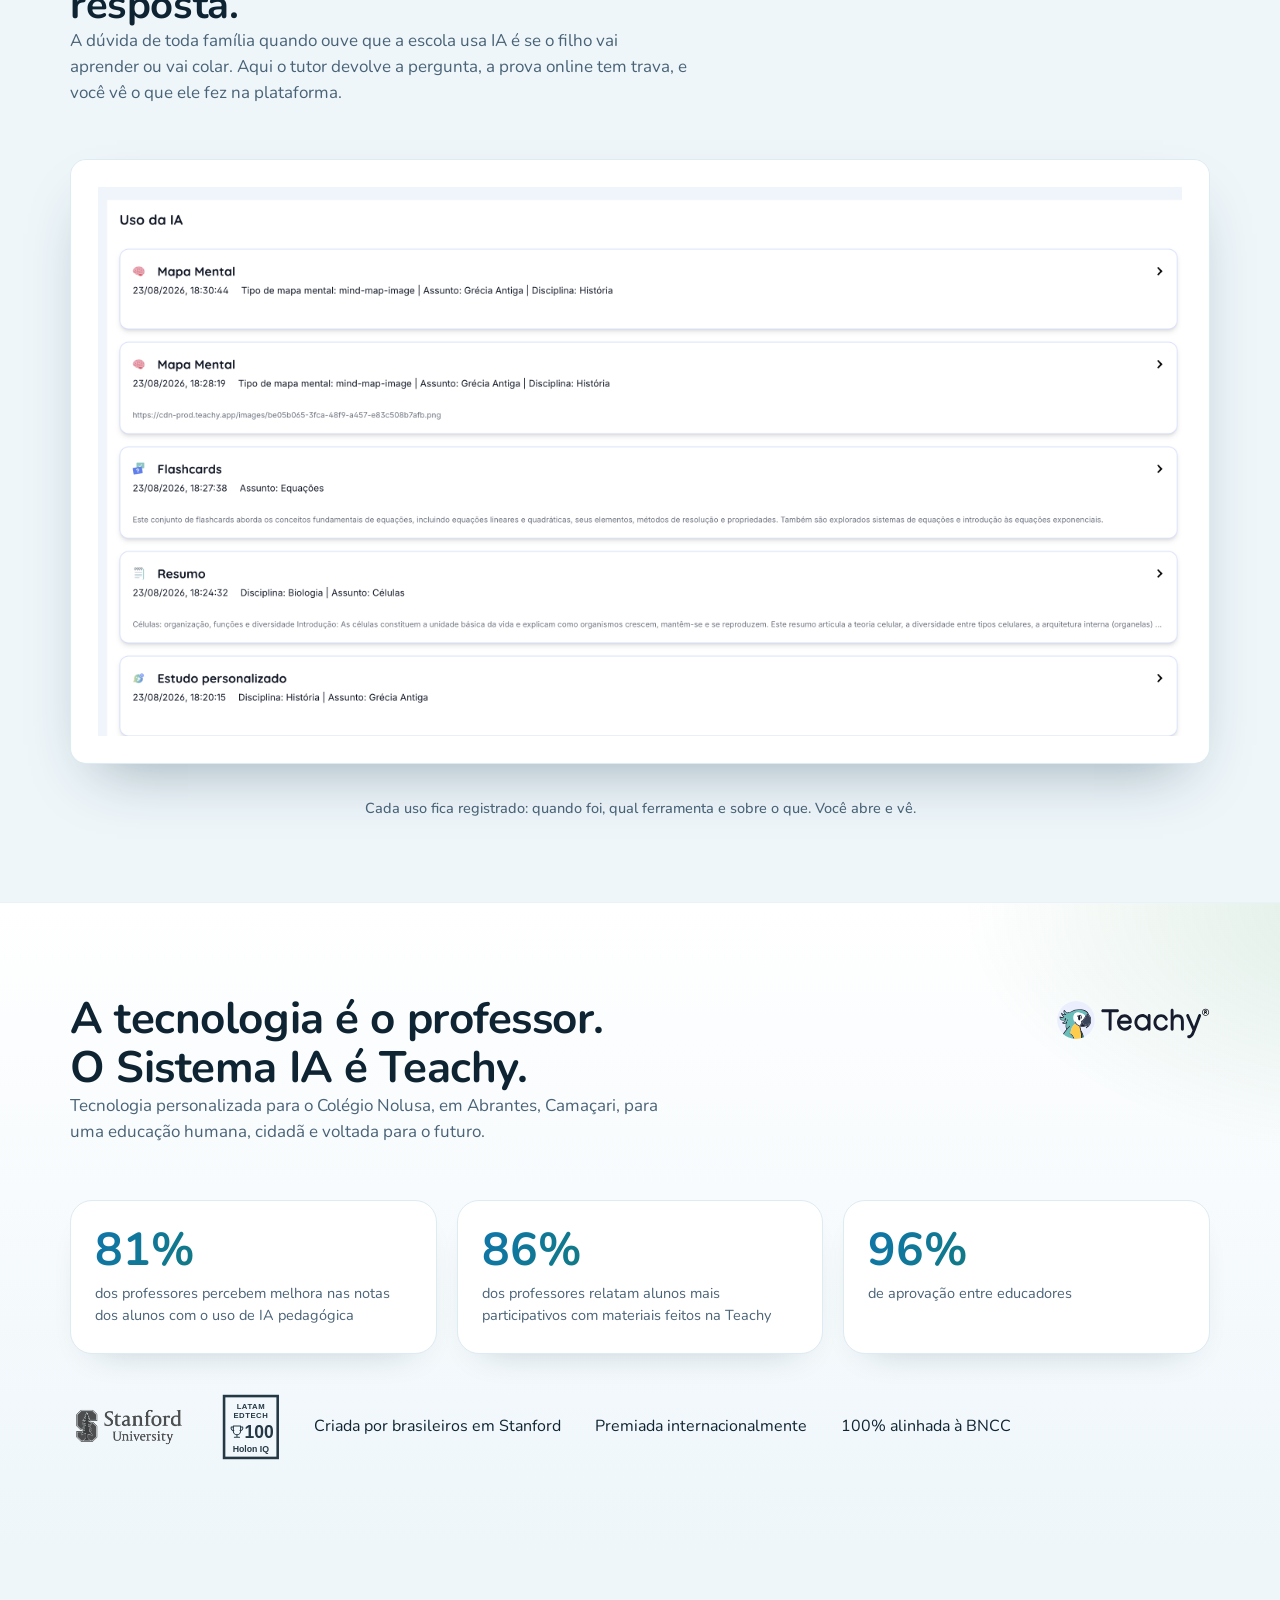
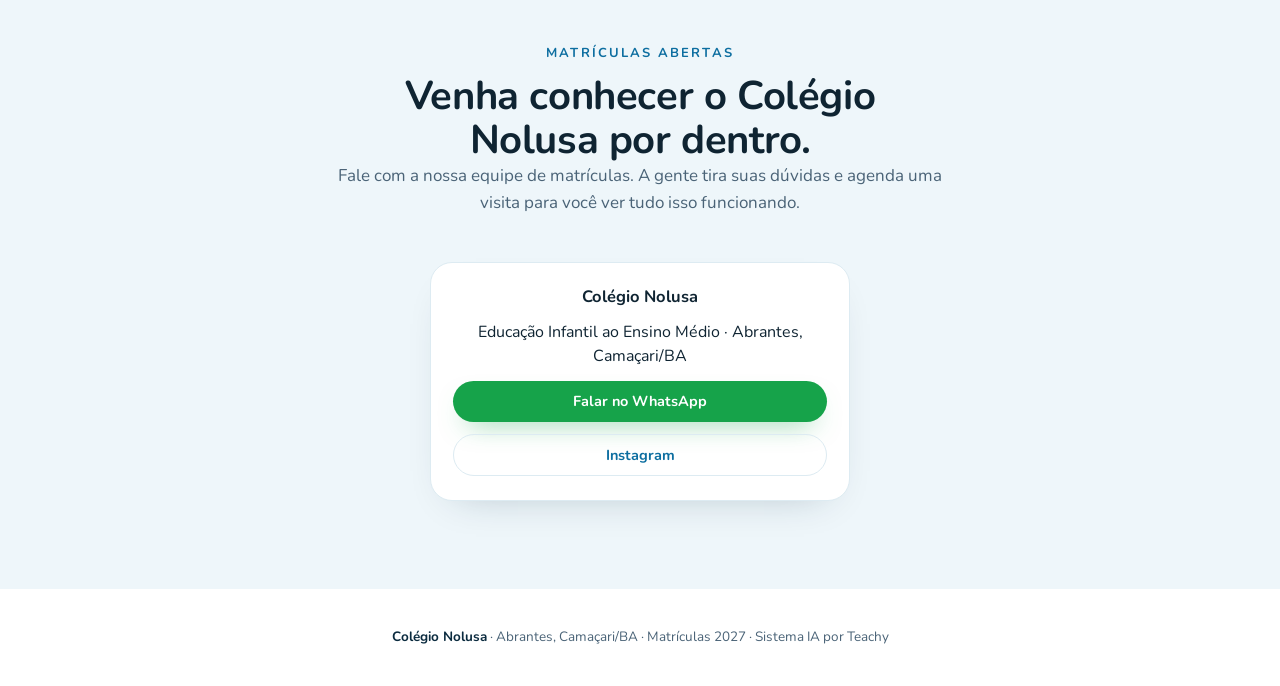
<file: nolusa/index.html>
<!doctype html>
<html lang="pt-BR">
<head>
<meta charset="utf-8">
<meta name="viewport" content="width=device-width,initial-scale=1">
<title>Colégio Nolusa · O Sistema IA da escola</title>
<link rel="preconnect" href="https://fonts.googleapis.com">
<link rel="preconnect" href="https://fonts.gstatic.com" crossorigin>
<link href="https://fonts.googleapis.com/css2?family=Nunito:wght@300;400;500;600;700;800&display=swap" rel="stylesheet">
<link rel="stylesheet" href="lp-material.css">
<style>
/* ═══════════════════════════════════════════════════════════════
   Brand kit do Colégio Nolusa, tirado do brasão oficial:
   o círculo de quatro cores — vermelho, verde, azul e amarelo —
   e o anel em arco-íris. O azul vira a cor estrutural; as outras
   três entram nos acentos que o template já usa para os gráficos.
   Sobrescreve o template; o resto do lp-material.css fica intacto.
   ═══════════════════════════════════════════════════════════════ */
.lpm{
 --lpm-principal:#0d6ea0;
 --lpm-vivo:#0f76aa;
 --lpm-navy:#0b2b3f;
 --lpm-navy2:#123c55;
 --lpm-gelo:#eef6fa;
 --lpm-gelo2:#dfeef6;
 --lpm-destaque:#158043;
 --lpm-destaque-claro:#a5dfbc;
 --lpm-reforco:#c73037;
 --lpm-reforco-escuro:#a3242b;
 --lpm-ritmo:#e2a11a;
 --lpm-ritmo-escuro:#8f6200;
 --lpm-alem:#7b4b92;
 --lpm-alem-escuro:#633a77;
 --lpm-tinta:#0f2432;
 --lpm-tinta-suave:#4a6377;
 --lpm-font-display:"Nunito",sans-serif;
 --lpm-font-body:"Nunito",sans-serif;
}
/* ═══════════════════════════════════════════════════════════════
   Camada Enterprise — só o que não existe no template de material.
   Tudo o mais vem de lp-material.css, sem alteração.
   ═══════════════════════════════════════════════════════════════ */
body{margin:0}

/* barra de topo */
.ent-topo{position:sticky;top:0;z-index:70;background:#fff}
.ent-topo:after{content:"";display:block;height:4px;background:linear-gradient(90deg,#c73037,#e2a11a,#158043,#19a9e6,#7b4b92)}
.ent-topo__in{display:flex;align-items:center;gap:12px;padding:11px 0}
.ent-topo__marca{height:52px;display:grid;place-items:center}
.ent-topo__marca img{height:52px;width:auto;display:block}
.ent-topo__nome{font:800 17px/1.15 var(--lpm-font-display);color:var(--lpm-navy);letter-spacing:-.01em}
.ent-topo__nome s{display:block;text-decoration:none;font:600 11px/1.3 var(--lpm-font-body);letter-spacing:.09em;text-transform:uppercase;color:var(--lpm-tinta-suave)}
.ent-topo .lpm-btn{margin-left:auto;height:42px;padding:0 22px;font-size:14.5px;background:var(--lpm-principal);color:#fff;border-radius:999px;font-weight:700}
@media (max-width:560px){
 .ent-topo__marca,.ent-topo__marca img{height:42px}
 .ent-topo__nome{font-size:15px}
 .ent-topo__nome s{display:none}
 .ent-topo .lpm-btn{height:38px;padding:0 15px;font-size:13.5px;white-space:nowrap}
}

/* visual do hero: tela de produto flutuando */
.ent-hero-tela{position:relative;flex-direction:column;width:100%;margin:0}
.lpm .ent-hero-tela figcaption{margin:22px 0 0;font:600 13.5px var(--lpm-font-body);color:var(--lpm-texto-claro-2);text-align:center}
/* as duas telas de insights, empilhadas e levemente inclinadas */
.ent-telas{display:flex;flex-direction:column;gap:18px;width:100%}
.ent-telas img{width:100%;border-radius:14px;border:1px solid rgba(255,255,255,.14);background:#fff;box-shadow:0 30px 64px -26px rgba(3,12,28,.62),0 10px 24px -14px rgba(3,12,28,.45)}
.ent-telas img:first-child{transform:rotate(-1.2deg)}
.ent-telas img:last-child{transform:rotate(1deg)}
/* hero: coluna da direita mais larga, pra os insights ficarem legíveis */
@media(min-width:1024px){
 .lpm-hero__in{grid-template-columns:minmax(0,1fr) minmax(0,568px);gap:44px}
 .lpm-hero__conteudo{max-width:520px}
}
/* família: as telas de insight do responsável */
.ent-telas-familia{display:flex;flex-direction:column;gap:20px;margin-top:8px}
.ent-telas-familia img{width:100%;border-radius:14px;border:1px solid var(--lpm-borda);background:#fff;box-shadow:0 24px 50px -24px color-mix(in srgb,var(--lpm-navy) 35%,transparent)}
.ent-telas-familia img:first-child{transform:rotate(-.8deg)}
.ent-telas-familia img:last-child{transform:rotate(.7deg)}
/* tela em largura cheia */
.ent-tela-larga{margin-top:52px}
.ent-tela-larga img{width:100%;border-radius:16px;border:1px solid var(--lpm-borda);background:#fff;box-shadow:0 28px 60px -26px color-mix(in srgb,var(--lpm-navy) 38%,transparent)}
.lpm .ent-legenda{margin:34px 0 0;text-align:center;font:500 14.5px var(--lpm-font-body);color:var(--lpm-tinta-suave)}
/* gamificação */
.ent-gami{display:grid;gap:26px;margin-top:52px}
@media(min-width:1024px){.ent-gami{grid-template-columns:minmax(0,1.3fr) minmax(0,.7fr);align-items:center;gap:36px}}
.ent-gami img{width:100%;border-radius:14px;border:1px solid var(--lpm-borda);background:#fff;box-shadow:0 24px 50px -24px color-mix(in srgb,var(--lpm-navy) 32%,transparent)}
.ent-gami ul{margin:0;padding:0;list-style:none;display:flex;flex-direction:column;gap:15px}
.ent-gami li{position:relative;padding-left:26px;font:400 15.5px/1.6 var(--lpm-font-body);color:var(--lpm-tinta-suave)}
.ent-gami li:before{content:"\2726";position:absolute;left:0;top:0;color:var(--lpm-vivo);font-weight:700}
.ent-gami li b{color:var(--lpm-navy);font-weight:600}

/* centro da órbita: o espaço do aluno num celular, apoiado no pedestal */
.lpm-arte__livro.ent-fone{width:min(252px,66vw);height:430px;display:flex;flex-direction:column;background:#fff;border:8px solid var(--lpm-navy);border-radius:30px;overflow:hidden;box-shadow:0 26px 50px -22px color-mix(in srgb,var(--lpm-navy) 55%,transparent);text-align:left}
.ent-fone__topo{height:18px;background:var(--lpm-navy)}
.ent-fone__cab{display:flex;align-items:center;gap:9px;padding:11px 13px 10px;border-bottom:1px solid var(--lpm-borda-suave)}
.ent-fone__av{width:28px;height:28px;border-radius:50%;background:var(--lpm-vivo);color:#fff;display:grid;place-items:center;font:700 11px var(--lpm-font-display);flex:none}
.ent-fone__cab b{display:block;font:700 12.5px var(--lpm-font-display);color:var(--lpm-navy);line-height:1.25}
.ent-fone__cab s{display:block;text-decoration:none;font-size:10px;color:var(--lpm-tinta-suave)}
.ent-fone__corpo{padding:12px 13px 0;flex:1;display:flex;flex-direction:column}
.ent-fone__lara{display:flex;gap:7px;align-items:flex-start;margin-bottom:11px}
.ent-fone__lara:before{content:"";width:22px;height:22px;border-radius:50%;background:linear-gradient(135deg,var(--lpm-vivo),var(--lpm-destaque));flex:none}
.ent-fone__bolha{font-size:10.5px;line-height:1.45;background:var(--lpm-gelo);border-radius:10px;padding:7px 9px;color:var(--lpm-tinta-suave)}
.ent-fone__item{display:flex;align-items:center;gap:8px;font-size:10.5px;color:var(--lpm-tinta-suave);border:1px solid var(--lpm-borda-suave);border-radius:9px;padding:8px 9px;margin-bottom:6px}
.ent-fone__item i{width:16px;height:16px;border-radius:5px;background:var(--lpm-vivo);color:#fff;display:grid;place-items:center;font:700 8.5px var(--lpm-font-display);font-style:normal;flex:none}
.ent-fone__item.feito{color:var(--lpm-tinta-suave);opacity:.72}
.ent-fone__item.feito i{background:var(--lpm-destaque)}
.ent-fone__barra{height:6px;border-radius:99px;background:var(--lpm-gelo);margin-top:11px;overflow:hidden}
.ent-fone__barra s{display:block;width:25%;height:100%;border-radius:99px;background:var(--lpm-vivo)}
.ent-fone__nota{font-size:9.5px;color:var(--lpm-tinta-suave);margin-top:6px}
.ent-fone__nav{margin-top:auto;display:flex;border-top:1px solid var(--lpm-borda-suave);padding:9px 0 11px}
.ent-fone__nav i{flex:1;text-align:center;font:600 8.5px var(--lpm-font-body);font-style:normal;color:var(--lpm-tinta-suave)}
.ent-fone__nav i.on{color:var(--lpm-vivo);font-weight:700}

/* centro do leque: a aula como origem dos formatos */
.lpm-f2--livro.ent-aula img{aspect-ratio:1;border-radius:18px;transform:none;width:min(190px,50vw)}

/* seções próprias do Enterprise */
.ent-duo{display:grid;gap:20px;margin-top:34px}
@media(min-width:900px){.ent-duo{grid-template-columns:1fr 1fr;gap:26px}}
.ent-card{background:#fff;border:1px solid var(--lpm-borda);border-radius:18px;padding:22px 24px;box-shadow:0 16px 40px -26px color-mix(in srgb,var(--lpm-navy) 30%,transparent)}
.ent-card__t{font:700 17px var(--lpm-font-display);color:var(--lpm-navy)}
.lpm .ent-card__s{font-size:13px;color:var(--lpm-tinta-suave);margin-top:3px}
.ent-passos{margin-top:16px;display:flex;flex-direction:column;gap:8px}
.ent-passo{display:flex;align-items:center;gap:10px;font-size:14px;color:var(--lpm-tinta-suave);background:var(--lpm-gelo);border-radius:10px;padding:11px 13px}
.ent-passo b{width:20px;height:20px;border-radius:6px;background:var(--lpm-vivo);color:#fff;display:grid;place-items:center;font:700 11px var(--lpm-font-display);flex:none}
.ent-passo.ok b{background:var(--lpm-destaque)}
.ent-alerta{margin-top:16px;display:flex;gap:11px;align-items:flex-start;background:color-mix(in srgb,var(--lpm-ritmo) 12%,#fff);border:1px solid color-mix(in srgb,var(--lpm-ritmo) 32%,#fff);border-radius:12px;padding:13px 15px}
.ent-alerta span{font-size:13px;line-height:1.55;color:var(--lpm-ritmo-escuro);font-weight:500}
.ent-tabela{width:100%;border-collapse:collapse;margin-top:14px;font-size:13.5px}
.ent-tabela th{text-align:left;font:600 10.5px var(--lpm-font-body);letter-spacing:.08em;text-transform:uppercase;color:var(--lpm-tinta-suave);padding:0 10px 9px 0;border-bottom:1px solid var(--lpm-borda)}
.ent-tabela td{padding:10px 10px 10px 0;border-bottom:1px solid var(--lpm-borda-suave);color:var(--lpm-tinta-suave)}
.ent-tabela td b{color:var(--lpm-navy);font-weight:600}
.ent-remate{margin-top:16px;font:600 15.5px var(--lpm-font-body);color:var(--lpm-navy);display:flex;gap:10px}
.ent-remate:before{content:"→";color:var(--lpm-vivo);font-weight:700}
.ent-rodape{padding:38px 0;text-align:center;font-size:13.5px;color:var(--lpm-tinta-suave)}
.ent-rodape b{color:var(--lpm-navy)}
/* selos: cada um no seu tamanho ótico */
.lpm-teachy__provas .ent-selo-stanford{height:44px}
.lpm-teachy__provas .lpm-selo-holoniq{height:66px;width:auto}

/* CTA com uma única unidade: card centrado */
.lpm-matricula__grid[data-quantidade="1"] .lpm-unidade{align-items:center;text-align:center}
.lpm-matricula__grid[data-quantidade="1"] .lpm-unidade .lpm-btn{width:100%;justify-content:center}
</style>
</head>
<body>
<div class="lpm lpm--preview">

<div class="ent-topo"><div class="lpm-wrap ent-topo__in">
 <div class="ent-topo__marca"><img src="img/escola-logo.webp" alt="Colégio Nolusa"></div>
 <span class="ent-topo__nome">Colégio Nolusa<s>Camaçari · Bahia</s></span>
 <a class="lpm-btn lpm-btn--solido" href="#matricula">Falar com a escola</a>
</div></div>

<!-- ═══ HERO ═══ -->
<section class="lpm-hero">
 <div class="lpm-hero__brilho" aria-hidden="true"></div>
 <div class="lpm-wrap lpm-hero__in">
  <div class="lpm-hero__conteudo">
   <span class="lpm-eyebrow">Matrículas 2027</span>
   <h1 class="lpm-hero__title">Aqui, a tecnologia trabalha para o seu filho.</h1>
   <p class="lpm-hero__sub">O Colégio Nolusa trabalha com um único sistema de inteligência artificial. O mesmo que o professor usa para preparar a aula, que o seu filho usa para estudar, e que traz a nota e a presença até você.</p>
   <div class="lpm-hero__ctas">
    <a class="lpm-btn lpm-btn--solido" href="#matricula">Falar com a escola</a>
   </div>
  </div>
  <figure class="lpm-hero__capas ent-hero-tela">
   <div class="ent-telas">
    <img src="img/tela/formatos-estudo.png" alt="As formas de estudar disponíveis para o aluno na plataforma" loading="eager">
    <img src="img/tela/biblioteca-aluno.png" alt="Materiais que o próprio aluno criou na plataforma" loading="eager">
   </div>
   <figcaption>O que o seu filho tem em mãos, todos os dias</figcaption>
  </figure>
 </div>
</section>

<div class="lpm-logos"><div class="lpm-wrap lpm-logos__in">
 <span class="lpm-logos__pill"><span>Educação Infantil</span></span>
 <span class="lpm-logos__pill"><span>Ensino Fundamental</span></span>
 <span class="lpm-logos__pill"><span>Ensino Médio</span></span>
 <span class="lpm-logos__pill"><span>Turno Integral</span></span>
</div></div>

<!-- ═══ ÓRBITA · o ciclo da aula ═══ -->
<section class="lpm-secao lpm-secao--justa lpm-secao--arte">
 <div class="lpm-wrap">
  <div class="lpm-reveal">
   <span class="lpm-kicker">Um sistema só</span>
   <h2>Tudo o que acontece na escola, ligado no mesmo lugar.</h2>
   <p class="lpm-secao__lead">O professor prepara a aula, o seu filho estuda e o resultado — o que ele já domina e onde precisa de apoio — chega até você. É tudo no mesmo sistema — nada digitado duas vezes, nada perdido entre uma ferramenta e outra.</p>
  </div>

  <div class="lpm-arte lpm-reveal">
   <svg class="lpm-arte__fios" viewBox="0 0 700 700" aria-hidden="true">
    <path d="M 250 150 C 268 160 275 170 282 182" style="stroke:var(--lpm-reforco)"/>
    <path d="M 440 130 C 420 150 410 165 398 185" style="stroke:var(--lpm-destaque)"/>
    <path d="M 248 262 C 258 262 266 262 278 262" style="stroke:var(--lpm-vivo)"/>
    <path d="M 442 300 C 430 300 420 300 408 300" style="stroke:var(--lpm-alem)"/>
    <path d="M 250 420 C 262 400 270 390 280 372" style="stroke:var(--lpm-reforco)"/>
    <path d="M 432 462 C 420 430 412 412 400 380" style="stroke:var(--lpm-destaque)"/>
    <path d="M 300 560 C 310 520 315 500 320 400" style="stroke:var(--lpm-ritmo)"/>
   </svg>
   <div class="lpm-arte__dots lpm-arte__dots--tl" aria-hidden="true"></div>
   <div class="lpm-arte__dots lpm-arte__dots--br" aria-hidden="true"></div>

   <div class="lpm-arte__palco" aria-hidden="true"></div>

   <div class="lpm-arte__livro ent-fone" role="img" aria-label="O espaço do aluno na plataforma, com o plano de estudo montado pela Lara">
    <div class="ent-fone__topo"></div>
    <div class="ent-fone__cab">
     <span class="ent-fone__av">LS</span>
     <span><b>Meu plano de estudo</b><s>Prova de Ciências · sexta</s></span>
    </div>
    <div class="ent-fone__corpo">
     <div class="ent-fone__lara"><span class="ent-fone__bolha">Separei o que estudar, na ordem. Vamos?</span></div>
     <div class="ent-fone__item feito"><i>✓</i>Rever o resumo do capítulo</div>
     <div class="ent-fone__item"><i>2</i>12 exercícios de fixação</div>
     <div class="ent-fone__item"><i>3</i>Simulado curto · 20 min</div>
     <div class="ent-fone__item"><i>4</i>Revisar o que errei</div>
     <div class="ent-fone__barra"><s></s></div>
     <div class="ent-fone__nota">1 de 4 concluído · a escola acompanha</div>
     <div class="ent-fone__nav"><i class="on">Estudar</i><i>Agenda</i><i>Notas</i></div>
    </div>
   </div>

   <div class="lpm-arte__card lpm-arte__card--insights">
    <div class="lpm-arte__titulo lpm-arte__titulo--insights">O professor enxerga a turma</div>
    <div class="lpm-arte__sub">quem já domina, quem acompanha e quem precisa de apoio</div>
    <div class="lpm-arte__linhas">
     <div class="lpm-arte__aluno"><span>Avançado</span><i style="width:72%;background:var(--lpm-destaque)"></i></div>
     <div class="lpm-arte__aluno"><span>No ritmo</span><i style="width:54%;background:var(--lpm-ritmo)"></i></div>
     <div class="lpm-arte__aluno"><span>Precisa de apoio</span><i style="width:28%;background:var(--lpm-reforco)"></i></div>
    </div>
    </div>

   <div class="lpm-arte__card lpm-arte__card--aula">
    <img src="img/ilustra/professora-aula.webp" alt="" loading="lazy">
    <div class="lpm-arte__titulo">Aula</div>
    <div class="lpm-arte__sub">o conteúdo vira aula interativa</div>
    </div>

   <div class="lpm-arte__card lpm-arte__card--ritmo">
    <div class="lpm-arte__cabeca">
     <img src="img/ilustra/aluno-ritmo.webp" alt="" loading="lazy">
     <div class="lpm-arte__titulo lpm-arte__titulo--ritmo">Se ele está no ritmo</div>
    </div>
    <p class="lpm-arte__proposta"><strong>Recebe prática no nível certo</strong> para seguir firme.</p>
    <div class="lpm-arte__stepper"><span>Aprendendo</span><span class="ativo">Praticando</span><span>Consolidando</span></div>
    </div>

   <div class="lpm-arte__card lpm-arte__card--reforco">
    <div class="lpm-arte__cabeca">
     <img src="img/ilustra/aluna-reforco.webp" alt="" loading="lazy">
     <div class="lpm-arte__titulo lpm-arte__titulo--reforco">Se ele ficou para trás</div>
    </div>
    <p class="lpm-arte__proposta"><strong>A escola vê onde travou</strong> e manda apoio.</p>
    <div class="lpm-arte__linhas">
     <div class="lpm-arte__aluno"><span>Dificuldade identificada</span><i style="width:78%;background:var(--lpm-reforco)"></i></div>
     <div class="lpm-arte__aluno"><span>Conteúdo de apoio enviado</span><i style="width:46%;background:var(--lpm-reforco)"></i></div>
    </div>
    </div>

   <div class="lpm-arte__card lpm-arte__card--alem">
    <div class="lpm-arte__cabeca">
     <img src="img/ilustra/aluno-alem.webp" alt="" loading="lazy">
     <div class="lpm-arte__titulo lpm-arte__titulo--alem">Se ele quer ir além</div>
    </div>
    <p class="lpm-arte__proposta"><strong>Ganha desafio extra</strong> e aprofundamento.</p>
    <div class="lpm-arte__linhas">
     <div class="lpm-arte__aluno"><span>Desafios extras</span><i style="width:84%;background:var(--lpm-alem)"></i></div>
     <div class="lpm-arte__aluno"><span>Aprofundamento</span><i style="width:62%;background:var(--lpm-alem)"></i></div>
    </div>
    </div>

   <div class="lpm-arte__card lpm-arte__card--exercicios">
    <img src="img/ilustra/exercicios.webp" alt="" loading="lazy">
    <div><div class="lpm-arte__titulo">Exercícios</div>
    <div class="lpm-arte__sub">para fixar o que foi dado em aula</div></div>
   </div>

   <div class="lpm-arte__card lpm-arte__card--atividade">
    <img src="img/ilustra/aluna-atividade.webp" alt="" loading="lazy">
    <div><div class="lpm-arte__titulo">Atividade</div>
    <div class="lpm-arte__sub">prática no ritmo de cada aluno</div></div>
   </div>
  </div>
 </div>
</section>

<!-- ═══ LEQUE · formatos de estudo ═══ -->
<section class="lpm-secao lpm-secao--gelo lpm-secao--formatos">
 <div class="lpm-wrap lpm-formatos-col">
  <div class="lpm-reveal">
   <span class="lpm-kicker">Muito além da aula</span>
   <h2>Um mesmo conteúdo. Muitas maneiras de aprender.</h2>
   <p class="lpm-secao__lead">Cada aluno aprende de um jeito. O que foi dado em sala se transforma nos formatos que fazem sentido para cada aula e para cada aluno — e o seu filho escolhe por onde começar.</p>
  </div>

  <div class="lpm-formatos2 lpm-reveal" style="--d:0.1s">
   <svg class="lpm-formatos2__fios" viewBox="0 0 700 700" aria-hidden="true">
    <path d="M 250 150 C 268 160 275 170 282 182" style="stroke:var(--lpm-reforco)"/>
    <path d="M 440 130 C 420 150 410 165 398 185" style="stroke:var(--lpm-destaque)"/>
    <path d="M 248 262 C 258 262 266 262 278 262" style="stroke:var(--lpm-vivo)"/>
    <path d="M 442 300 C 430 300 420 300 408 300" style="stroke:var(--lpm-alem)"/>
    <path d="M 250 420 C 262 400 270 390 280 372" style="stroke:var(--lpm-reforco)"/>
    <path d="M 432 462 C 420 430 412 412 400 380" style="stroke:var(--lpm-destaque)"/>
    <path d="M 300 560 C 310 520 315 500 320 400" style="stroke:var(--lpm-ritmo)"/>
   </svg>

   <div class="lpm-f2 lpm-f2--livro ent-aula">
    <img src="img/ilustra/professora-aula.webp" alt="Professora em aula no Colégio Nolusa" loading="lazy">
   </div>

   <div class="lpm-f2 lpm-f2--mapa">
    <span class="lpm-f2__chip lpm-f2__chip--reforco">Mapa mental</span>
    <img src="img/formatos/mapa-mental.webp" alt="Mapa mental de classificações do substantivo" loading="lazy">
   </div>
   <div class="lpm-f2 lpm-f2--quiz">
    <img src="img/formatos/quiz-vivo.webp" alt="Quiz ao vivo com pergunta e alternativas coloridas" loading="lazy">
   </div>
   <div class="lpm-f2 lpm-f2--video">
    <span class="lpm-f2__chip lpm-f2__chip--alem">Vídeo interativo</span>
    <img src="img/formatos/video-interativo.webp" alt="Vídeo interativo com quiz durante a aula" loading="lazy">
   </div>
   <div class="lpm-f2 lpm-f2--slides">
    <span class="lpm-f2__chip lpm-f2__chip--vivo">Slides</span>
    <img src="img/formatos/slides.webp" alt="Slides sobre aquíferos e reservas subterrâneas" loading="lazy">
   </div>
   <div class="lpm-f2 lpm-f2--flash">
    <span class="lpm-f2__chip lpm-f2__chip--reforco">Flashcards</span>
    <img src="img/formatos/flashcards.webp" alt="Flashcards de pergunta e resposta" loading="lazy">
   </div>
   <div class="lpm-f2 lpm-f2--jogos">
    <img src="img/formatos/jogos.webp" alt="Jogos de caça-palavras e palavra-cruzada" loading="lazy">
   </div>
   <div class="lpm-f2 lpm-f2--tutor">
    <img src="img/formatos/tutor.webp" alt="Tutor de revisão em formato de chat com a Lara" loading="lazy">
   </div>
  </div>
 </div>
</section>

<!-- ═══ FAMÍLIA ═══ -->
<section class="lpm-secao">
 <div class="lpm-wrap lpm-familia2">
  <div>
   <div class="lpm-reveal">
    <h2>A família acompanha de perto o desenvolvimento.</h2>
   </div>
   <div class="lpm-familia__lista lpm-reveal" style="--d:0.1s">
    <div class="lpm-familia__item">
    <span class="lpm-familia__num">01</span>
    <div><strong>A família vê a evolução</strong><p>Não só a nota final, mas o que o aluno já aprendeu ao longo do caminho.</p></div>
    </div>
    <div class="lpm-familia__item">
    <span class="lpm-familia__num">02</span>
    <div><strong>Entende onde ele precisa de ajuda</strong><p>As dificuldades aparecem por habilidade e conteúdo, não como um número solto.</p></div>
    </div>
    <div class="lpm-familia__item">
    <span class="lpm-familia__num">03</span>
    <div><strong>E sabe o que está sendo feito</strong><p>Atividades, revisões e intervenções ficam visíveis em tempo real.</p></div>
    </div>
   </div>
  </div>
  <div class="lpm-familia__telas lpm-reveal" style="--d:0.2s">
   <img src="img/produto/relatorio-aluno.webp" alt="Desempenho do aluno, distribuição na turma e participação" loading="lazy">
   <img src="img/produto/habilidades.webp" alt="Histórico de atividades e habilidades da BNCC do aluno" loading="lazy">
  </div>
 </div>
</section>

<!-- ═══ GAMIFICAÇÃO ═══ -->
<section class="lpm-secao lpm-secao--gelo">
 <div class="lpm-wrap">
  <div class="lpm-reveal">
   <span class="lpm-kicker">Vontade de estudar</span>
   <h2>Estudar vira algo que ele quer fazer.</h2>
   <p class="lpm-secao__lead">A plataforma tem nível, pontos e sequência de dias praticados. O seu filho sobe de nível, mantém a sequência e vê onde está em relação à turma — sem ninguém precisar ficar cobrando.</p>
  </div>
  <div class="ent-gami lpm-reveal" style="--d:0.1s">
   <img src="img/tela/gamificacao.png" alt="Nível do aluno, pontos de experiência e ranking de prática da turma" loading="lazy">
   <ul>
    <li><b>Nível e pontos a cada atividade concluída</b></li>
    <li><b>Sequência de dias praticados</b>, com recompensa no fim</li>
    <li><b>Ranking de prática da turma</b>, para quem se motiva competindo</li>
    <li><b>O próprio jogo puxa o hábito</b>, sem cobrança em casa</li>
   </ul>
  </div>
 </div>
</section>

<!-- ═══ INCLUSÃO (escuro) ═══ -->
<section class="lpm-secao lpm-pessoal">
 <div class="lpm-wrap">
  <div class="lpm-reveal">
   <span class="lpm-kicker">Inclusão</span>
   <h2>A adaptação acompanha o aluno, não a atividade.</h2>
   <p class="lpm-secao__lead">O perfil de cada estudante fica salvo na plataforma, respeitando as especificidades do laudo. A partir daí toda prova e toda atividade já saem adaptadas, sem depender de alguém refazer o material caso a caso.</p>
  </div>
  <div class="ent-duo lpm-reveal" style="--d:0.1s">
   <div class="ent-card">
    <div class="ent-card__t">Perfil de aprendizagem</div>
    <div class="ent-card__s">Adaptações ativas em todas as atividades</div>
    <div class="ent-passos">
    <div class="ent-passo ok"><b>✓</b>Tempo estendido em avaliações</div>
    <div class="ent-passo ok"><b>✓</b>Enunciado em linguagem simplificada</div>
    <div class="ent-passo ok"><b>✓</b>Fonte ampliada e maior espaçamento</div>
    </div>
   </div>
   <div class="ent-card">
    <div class="ent-card__t">O que isso muda na prática</div>
    <div class="ent-card__s">Uma vez configurado, vale sempre</div>
    <div class="ent-passos">
    <div class="ent-passo"><b>1</b>Vale na próxima prova</div>
    <div class="ent-passo"><b>2</b>Vale na folhinha de atividade</div>
    <div class="ent-passo"><b>3</b>Vale no simulado</div>
    </div>
    <div class="ent-remate">O combinado uma vez vale todos os dias</div>
   </div>
  </div>
 </div>
</section>

<!-- ═══ IA COM SEGURANÇA ═══ -->
<section class="lpm-secao lpm-secao--gelo">
 <div class="lpm-wrap">
  <div class="lpm-reveal">
   <span class="lpm-kicker">IA com regra clara</span>
   <h2>Inteligência artificial que ensina — e não entrega a resposta.</h2>
   <p class="lpm-secao__lead">A dúvida de toda família quando ouve que a escola usa IA é se o filho vai aprender ou vai colar. Aqui o tutor devolve a pergunta, a prova online tem trava, e você vê o que ele fez na plataforma.</p>
  </div>
  <div class="ent-tela-larga lpm-reveal" style="--d:0.1s">
   <img src="img/tela/uso-da-ia.png" alt="Histórico de uso da IA pelo aluno, com data, ferramenta e assunto" loading="lazy">
   <p class="ent-legenda">Cada uso fica registrado: quando foi, qual ferramenta e sobre o que. Você abre e vê.</p>
  </div>
 </div>
</section>

<!-- ═══ TEACHY ═══ -->
<section class="lpm-teachy">
 <div class="lpm-wrap">
  <img class="lpm-teachy__logo" src="img/logos/logo-preto-v2.svg" alt="Teachy" loading="lazy">
  <div class="lpm-reveal">
   <h2>A tecnologia é o professor. O Sistema IA é Teachy.</h2>
   <p class="lpm-secao__lead">Tecnologia personalizada para o Colégio Nolusa, em Abrantes, Camaçari, para uma educação humana, cidadã e voltada para o futuro.</p>
  </div>
  <div class="lpm-teachy__grid lpm-reveal" style="--d:0.1s">
   <div class="lpm-stat"><strong>81%</strong><span>dos professores percebem melhora nas notas dos alunos com o uso de IA pedagógica</span></div>
   <div class="lpm-stat"><strong>86%</strong><span>dos professores relatam alunos mais participativos com materiais feitos na Teachy</span></div>
   <div class="lpm-stat"><strong>96%</strong><span>de aprovação entre educadores</span></div>
  </div>
  <div class="lpm-teachy__provas lpm-reveal" style="--d:0.2s">
   <img class="ent-selo-stanford" src="img/selos/stanford.webp" alt="Stanford University" loading="lazy">
   <svg class="lpm-selo-holoniq" viewBox="0 0 112 128" role="img" aria-label="LATAM EdTech 100 · HolonIQ">
    <rect x="4" y="4" width="104" height="120" fill="none" stroke="currentColor" stroke-width="5"/>
    <text x="56" y="30" text-anchor="middle" fill="currentColor" font-family="Quicksand, sans-serif" font-weight="700" font-size="15" letter-spacing="1">LATAM</text>
    <text x="56" y="47" text-anchor="middle" fill="currentColor" font-family="Quicksand, sans-serif" font-weight="700" font-size="15" letter-spacing="1">EDTECH</text>
    <g fill="none" stroke="currentColor" stroke-width="2" stroke-linecap="round" stroke-linejoin="round">
     <path d="M22 62h14v10a7 7 0 0 1-14 0z"/>
     <path d="M22 64h-4a5 5 0 0 0 5 7m13-7h4a5 5 0 0 1-5 7"/>
     <path d="M29 79v5m-5 0h10"/>
    </g>
    <text x="72" y="85" text-anchor="middle" fill="currentColor" font-family="Quicksand, sans-serif" font-weight="700" font-size="34">100</text>
    <text x="56" y="112" text-anchor="middle" fill="currentColor" font-family="Quicksand, sans-serif" font-weight="700" font-size="17">Holon IQ</text>
   </svg>
   <span>Criada por brasileiros em Stanford</span>
   <span>Premiada internacionalmente</span>
   <span>100% alinhada à BNCC</span>
  </div>
 </div>
</section>

<!-- ═══ MATRÍCULA ═══ -->
<section class="lpm-matricula" id="matricula">
 <div class="lpm-wrap">
  <div class="lpm-reveal lpm-centro">
   <span class="lpm-kicker">Matrículas abertas</span>
   <h2>Venha conhecer o Colégio Nolusa por dentro.</h2>
   <p class="lpm-secao__lead">Fale com a nossa equipe de matrículas. A gente tira suas dúvidas e agenda uma visita para você ver tudo isso funcionando.</p>
  </div>
  <div class="lpm-matricula__grid lpm-reveal" data-quantidade="1" style="--d:0.1s">
   <div class="lpm-unidade">
    <strong>Colégio Nolusa</strong>
    <span>Educação Infantil ao Ensino Médio · Abrantes, Camaçari/BA</span>
    <a class="lpm-btn lpm-btn--zap" href="https://wa.me/5571982998589" target="_blank" rel="noopener">Falar no WhatsApp</a>
    <a class="lpm-btn lpm-btn--insta" href="https://instagram.com/nolusaoficial" target="_blank" rel="noopener">Instagram</a>
   </div>
  </div>
 </div>
</section>

<div class="ent-rodape"><div class="lpm-wrap">
 <b>Colégio Nolusa</b> · Abrantes, Camaçari/BA · Matrículas 2027 · Sistema IA por Teachy
</div></div>

</div>
<script>
(() => {
	const alvos = document.querySelectorAll(".lpm-reveal");
	const mostraTudo = () => {
		for (const el of alvos) el.classList.add("is-in");
	};
	// failsafe: nada de conteudo invisivel se o observer nao disparar
	setTimeout(mostraTudo, 1200);
	if (!("IntersectionObserver" in window)) {
		mostraTudo();
		return;
	}
	const io = new IntersectionObserver(
		(entradas) => {
			for (const e of entradas) {
				if (e.isIntersecting) {
					e.target.classList.add("is-in");
					io.unobserve(e.target);
				}
			}
		},
		{ rootMargin: "0px 0px -12% 0px", threshold: 0.06 },
	);
	for (const el of alvos) io.observe(el);
})();
</script>
</body>
</html>
</file>
<file: lp-material.css>
/* ═══════════════════════════════════════════════════════════════════════
   Template de LP de material didático (src/components/lpMaterial).
   Derivado da LP da Rede Acqua+ (rede-acqua.css, prefixo ra-), com a
   paleta inteira vinda de variáveis calculadas por derivarPaleta().
   Prefixo de classe: lpm-
   As variáveis --lpm-* são definidas inline na raiz .lpm pelo componente;
   os valores abaixo são só o fallback (paleta da Acqua).
   ═══════════════════════════════════════════════════════════════════════ */

.lpm {
	--lpm-principal: #0149ae;
	--lpm-vivo: #1e6fe0;
	--lpm-navy: #061a38;
	--lpm-navy2: #0a2450;
	--lpm-gelo: #f2f7ff;
	--lpm-gelo2: #e9f0fc;
	--lpm-destaque: #2fb9d4;
	--lpm-destaque-claro: #9fe1f0;
	--lpm-reforco: #e05c86;
	--lpm-ritmo: #ef8232;
	--lpm-alem: #6a4fc0;
	--lpm-reforco-escuro: #c73e6c;
	--lpm-ritmo-escuro: #d96c14;
	--lpm-alem-escuro: #5a3fb0;

	/* neutros */
	--lpm-branco: #ffffff;
	--lpm-tinta: #10233f;
	--lpm-tinta-suave: #43587a;

	/* derivados de uso frequente */
	--lpm-borda: color-mix(in srgb, var(--lpm-principal) 14%, #fff);
	--lpm-borda-suave: color-mix(in srgb, var(--lpm-principal) 9%, #fff);
	--lpm-sombra-cor: color-mix(in srgb, var(--lpm-navy) 35%, transparent);
	--lpm-texto-claro: color-mix(in srgb, #fff 82%, var(--lpm-vivo));
	--lpm-texto-claro-2: color-mix(in srgb, #fff 70%, var(--lpm-vivo));

	--lpm-radius: 22px;
	--lpm-shadow: 0 24px 60px -28px var(--lpm-sombra-cor);
	--lpm-font-display: "Quicksand", "Lexend", sans-serif;
	--lpm-font-body: "Lexend", "Quicksand", sans-serif;

	font-family: var(--lpm-font-body);
	color: var(--lpm-tinta);
	background: var(--lpm-branco);
	overflow-x: clip;
	line-height: 1.55;
	-webkit-font-smoothing: antialiased;
}

.lpm *,
.lpm *::before,
.lpm *::after {
	box-sizing: border-box;
}

.lpm h1,
.lpm h2,
.lpm h3 {
	font-family: var(--lpm-font-display);
	line-height: 1.12;
	margin: 0;
	letter-spacing: -0.01em;
}

.lpm p {
	margin: 0;
}

.lpm img {
	max-width: 100%;
	display: block;
}

.lpm-wrap {
	width: min(1140px, calc(100% - 40px));
	margin-inline: auto;
}

/* ── Revelação no scroll ─────────────────────────────────────────────── */
.lpm-reveal {
	opacity: 0;
	transform: translateY(26px);
	transition:
		opacity 0.7s cubic-bezier(0.2, 0.7, 0.2, 1),
		transform 0.7s cubic-bezier(0.2, 0.7, 0.2, 1);
	transition-delay: var(--d, 0s);
}

.lpm-reveal.is-in {
	opacity: 1;
	transform: none;
}

/* no preview do editor tudo aparece de uma vez */
.lpm--preview .lpm-reveal {
	opacity: 1;
	transform: none;
	transition: none;
}

/* ═══ Header · barra sólida na cor principal ══════════════════════════ */
.lpm-header {
	position: relative;
	z-index: 20;
	background: var(--lpm-principal);
	padding: 12px 0;
}

.lpm-header__in {
	display: flex;
	align-items: center;
	justify-content: space-between;
	gap: 16px;
}

.lpm-header__brand {
	display: flex;
	align-items: center;
	gap: 12px;
}

.lpm-header__brand img {
	height: 42px;
	width: auto;
	border-radius: 10px;
	border: 2px solid rgba(255, 255, 255, 0.55);
	box-shadow: 0 6px 18px rgba(0, 0, 0, 0.25);
}

.lpm-header__brand strong {
	font-family: var(--lpm-font-display);
	color: #fff;
	font-size: 17px;
	letter-spacing: 0.01em;
}

/* ═══ Hero · duas colunas: texto + capa(s) do material ════════════════ */
.lpm-hero {
	position: relative;
	color: #fff;
	padding: 64px 0 72px;
	overflow: hidden;
	background: linear-gradient(160deg, var(--lpm-navy2), var(--lpm-navy) 82%);
}

.lpm-hero__brilho {
	position: absolute;
	inset: 0;
	pointer-events: none;
	background:
		radial-gradient(
			720px 520px at 78% 45%,
			color-mix(in srgb, var(--lpm-principal) 55%, transparent),
			transparent 68%
		),
		radial-gradient(
			520px 380px at 8% 110%,
			color-mix(in srgb, var(--lpm-destaque) 16%, transparent),
			transparent 65%
		);
}

.lpm-hero__in {
	position: relative;
	display: grid;
	grid-template-columns: minmax(0, 1fr) minmax(0, 440px);
	gap: 56px;
	align-items: center;
}

.lpm-hero__conteudo {
	position: relative;
	max-width: 560px;
}

.lpm-hero__capas {
	display: flex;
	justify-content: center;
	align-items: center;
	min-width: 0;
}

.lpm-eyebrow {
	display: inline-flex;
	align-items: center;
	gap: 9px;
	font: 600 13px / 1 var(--lpm-font-display);
	letter-spacing: 0.14em;
	text-transform: uppercase;
	color: var(--lpm-destaque-claro);
	background: color-mix(in srgb, var(--lpm-destaque) 16%, transparent);
	border: 1px solid
		color-mix(in srgb, var(--lpm-destaque-claro) 40%, transparent);
	padding: 9px 14px;
	border-radius: 999px;
	margin-bottom: 22px;
}

.lpm-eyebrow::before {
	content: "";
	width: 7px;
	height: 7px;
	border-radius: 50%;
	background: var(--lpm-destaque);
	box-shadow: 0 0 10px var(--lpm-destaque);
}

.lpm-hero__title {
	font-size: clamp(34px, 4.6vw, 52px);
	font-weight: 700;
}

/* palavra rotativa: N palavras, giro por JS com transição CSS */
.lpm-hero__word {
	display: inline-grid;
	overflow: hidden;
	height: 1.16em;
	vertical-align: bottom;
	text-align: left;
}

.lpm-hero__word-item {
	grid-area: 1 / 1;
	color: color-mix(in srgb, var(--lpm-destaque) 62%, #fff);
	opacity: 0;
	transform: translateY(105%);
	transition: none;
}

.lpm-hero__word-item.is-ativa {
	opacity: 1;
	transform: translateY(0);
	transition:
		opacity 0.55s cubic-bezier(0.2, 0.7, 0.2, 1),
		transform 0.55s cubic-bezier(0.2, 0.7, 0.2, 1);
}

.lpm-hero__word-item.is-saindo {
	opacity: 0;
	transform: translateY(-105%);
	transition:
		opacity 0.3s cubic-bezier(0.4, 0, 0.8, 0.4),
		transform 0.4s cubic-bezier(0.4, 0, 0.8, 0.4);
}

.lpm-hero__sub {
	margin-top: 18px;
	font-size: 18px;
	color: var(--lpm-texto-claro);
	max-width: 40ch;
}

.lpm-hero__ctas {
	display: flex;
	flex-wrap: wrap;
	gap: 14px;
	margin-top: 30px;
}

.lpm-btn {
	display: inline-flex;
	align-items: center;
	justify-content: center;
	gap: 10px;
	font: 700 16px / 1 var(--lpm-font-display);
	padding: 16px 26px;
	border-radius: 999px;
	text-decoration: none;
	transition:
		transform 0.25s,
		box-shadow 0.25s,
		background 0.25s;
}

.lpm-btn--solido {
	background: var(--lpm-vivo);
	color: #fff;
	box-shadow: 0 14px 32px -12px
		color-mix(in srgb, var(--lpm-vivo) 65%, transparent);
}

.lpm-btn--solido:hover {
	background: var(--lpm-principal);
	transform: translateY(-2px);
	box-shadow: 0 20px 40px -12px
		color-mix(in srgb, var(--lpm-vivo) 80%, transparent);
}

/* ── Capas A4 no hero ─────────────────────────────────────────────────── */
.lpm-capas {
	position: relative;
	width: min(380px, 100%);
	aspect-ratio: 210 / 297;
	perspective: 1600px;
}

.lpm-capa {
	position: absolute;
	inset: 0;
	border-radius: 6px;
	overflow: hidden;
	background: #fff;
	box-shadow:
		0 50px 70px -30px rgba(0, 0, 0, 0.65),
		0 18px 30px -18px rgba(0, 0, 0, 0.45);
	transform-style: preserve-3d;
	backface-visibility: hidden;
}

.lpm-capa img {
	width: 100%;
	height: 100%;
	object-fit: cover;
}

/* lombada: borda esquerda escura em gradiente */
.lpm-capa::before {
	content: "";
	position: absolute;
	inset: 0 auto 0 0;
	width: 6px;
	z-index: 2;
	background: linear-gradient(
		90deg,
		rgba(0, 0, 0, 0.5),
		rgba(0, 0, 0, 0.22) 55%,
		rgba(255, 255, 255, 0.12) 100%
	);
	pointer-events: none;
}

/* brilho da face enquanto a capa abre */
.lpm-capa::after {
	content: "";
	position: absolute;
	inset: 0;
	z-index: 3;
	background: linear-gradient(
		100deg,
		rgba(255, 255, 255, 0) 30%,
		rgba(255, 255, 255, 0.55) 70%,
		rgba(255, 255, 255, 0.15) 100%
	);
	opacity: 0;
	transition: opacity 0.45s;
	pointer-events: none;
}

/* 1 capa: leve inclinação 3D que endireita no hover */
.lpm-capas--unica .lpm-capa {
	transform: rotateY(-10deg) rotateX(4deg);
	transition: transform 0.6s cubic-bezier(0.2, 0.7, 0.2, 1);
}

.lpm-capas--unica:hover .lpm-capa {
	transform: rotateY(0) rotateX(0);
}

/* pilha: as de trás levemente deslocadas e rotacionadas */
.lpm-capas--pilha .lpm-capa {
	transform-origin: left center;
	transform: translate(calc(var(--p, 0) * 12px), calc(var(--p, 0) * -9px))
		rotate(calc(var(--p, 0) * 2.2deg));
	transition:
		transform 0.5s cubic-bezier(0.2, 0.7, 0.2, 1),
		opacity 0.4s;
}

.lpm-capas--pilha .lpm-capa--frente.is-abrindo {
	transform: perspective(1600px) rotateY(-110deg);
	transition:
		transform 0.95s cubic-bezier(0.55, 0.05, 0.35, 1),
		opacity 0.3s 0.6s;
	opacity: 0;
}

.lpm-capas--pilha .lpm-capa--frente.is-abrindo::after {
	opacity: 1;
}

/* movimento reduzido: crossfade em vez de folhear */
.lpm-capas--fade .lpm-capa--frente.is-abrindo {
	transform: none;
	opacity: 0;
	transition: opacity 0.8s ease;
}

.lpm-capas--fade .lpm-capa--frente.is-abrindo::after {
	opacity: 0;
}

/* sem capa ainda (rascunho): moldura tracejada */
.lpm-capa--placeholder {
	display: grid;
	place-items: center;
	background: rgba(255, 255, 255, 0.06);
	border: 2px dashed rgba(255, 255, 255, 0.35);
	box-shadow: none;
	padding: 24px;
	text-align: center;
	font: 700 22px / 1.2 var(--lpm-font-display);
	color: rgba(255, 255, 255, 0.7);
}

.lpm-capa--placeholder::before,
.lpm-capa--placeholder::after {
	display: none;
}

/* faixa de logos das unidades, logo abaixo do hero */
.lpm-logos {
	background: #fff;
	border-bottom: 1px solid var(--lpm-borda-suave);
	padding: 22px 0;
}

.lpm-logos__in {
	display: flex;
	flex-wrap: wrap;
	align-items: center;
	justify-content: center;
	gap: 14px 40px;
}

.lpm-logos__pill {
	display: flex;
	align-items: center;
	gap: 11px;
}

.lpm-logos__pill img {
	width: 36px;
	height: 36px;
	border-radius: 50%;
	object-fit: cover;
	border: 2px solid var(--lpm-borda-suave);
}

.lpm-logos__pill span {
	font: 600 14px / 1.25 var(--lpm-font-display);
	color: var(--lpm-tinta-suave);
}

/* ═══ Seções claras ═══════════════════════════════════════════════════ */
.lpm-secao {
	padding: 84px 0;
}

.lpm-secao--gelo {
	background: var(--lpm-gelo);
}

.lpm-secao--formatos {
	padding-top: 40px;
}

.lpm-kicker {
	display: inline-block;
	font: 700 13px / 1 var(--lpm-font-display);
	letter-spacing: 0.16em;
	text-transform: uppercase;
	color: var(--lpm-principal);
	margin-bottom: 14px;
}

.lpm-secao h2 {
	font-size: clamp(27px, 3.4vw, 40px);
	font-weight: 700;
	color: var(--lpm-tinta);
	max-width: 24ch;
}

.lpm-secao__lead {
	margin-top: 14px;
	font-size: 17px;
	color: var(--lpm-tinta-suave);
	max-width: 62ch;
}

.lpm-centro {
	text-align: center;
	margin-inline: auto;
}

.lpm-centro h2,
.lpm-centro .lpm-secao__lead {
	margin-inline: auto;
}

/* ═══ Ciclo · livro no pedestal + cards ═══════════════════════════════ */
.lpm-secao--justa {
	padding-top: 36px;
}

.lpm-secao--arte {
	background:
		radial-gradient(
			800px 480px at 50% 45%,
			color-mix(in srgb, var(--lpm-vivo) 9%, transparent),
			transparent 65%
		),
		var(--lpm-gelo2);
}

.lpm-arte {
	position: relative;
	margin-top: 34px;
	display: flex;
	flex-direction: column;
	gap: 14px;
}

.lpm-arte__fios,
.lpm-arte__dots,
.lpm-arte__palco {
	display: none;
}

.lpm-arte__livro {
	width: min(240px, 60vw);
	margin: 0 auto 6px;
	border-radius: 8px;
	box-shadow: 0 30px 60px -24px
		color-mix(in srgb, var(--lpm-navy) 45%, transparent);
}

.lpm-arte__livro--vazio {
	aspect-ratio: 210 / 297;
	display: grid;
	place-items: center;
	text-align: center;
	padding: 20px;
	background: #fff;
	border: 2px dashed var(--lpm-borda);
	font: 700 20px / 1.2 var(--lpm-font-display);
	color: var(--lpm-tinta-suave);
}

.lpm-arte__card {
	background: #fff;
	border: 1.5px solid var(--lpm-borda);
	border-radius: 20px;
	padding: 16px 18px;
	box-shadow: 0 18px 40px -24px
		color-mix(in srgb, var(--lpm-navy) 28%, transparent);
}

.lpm-arte__card--insights {
	border-color: color-mix(in srgb, var(--lpm-destaque) 65%, transparent);
}

.lpm-arte__card--ritmo {
	border-color: color-mix(in srgb, var(--lpm-ritmo) 60%, transparent);
}

.lpm-arte__card--reforco {
	border-color: color-mix(in srgb, var(--lpm-reforco) 60%, transparent);
}

.lpm-arte__card--alem {
	border-color: color-mix(in srgb, var(--lpm-alem) 55%, transparent);
}

.lpm-arte__titulo {
	font: 700 15.5px / 1.25 var(--lpm-font-display);
	color: var(--lpm-tinta);
}

.lpm-arte__titulo--insights {
	color: color-mix(in srgb, var(--lpm-destaque) 78%, #000);
}

.lpm-arte__titulo--ritmo {
	color: var(--lpm-ritmo-escuro);
}

.lpm-arte__titulo--reforco {
	color: var(--lpm-reforco-escuro);
}

.lpm-arte__titulo--alem {
	color: var(--lpm-alem-escuro);
}

.lpm-arte__sub {
	font-size: 12.5px;
	color: var(--lpm-tinta-suave);
	margin-top: 2px;
}

.lpm-arte__cabeca {
	display: flex;
	align-items: center;
	gap: 10px;
	margin-bottom: 10px;
}

.lpm-arte__cabeca img {
	width: 46px;
	height: 46px;
	border-radius: 50%;
	background: color-mix(in srgb, var(--lpm-principal) 7%, #fff);
	object-fit: cover;
	object-position: top;
	flex: none;
}

.lpm-arte__proposta {
	font-size: 12.5px;
	line-height: 1.4;
	color: var(--lpm-tinta-suave);
	margin-top: 2px;
}

.lpm-arte__proposta strong {
	color: var(--lpm-tinta);
	font-family: var(--lpm-font-display);
	font-weight: 700;
}

.lpm-arte__linhas {
	display: grid;
	gap: 8px;
	margin-top: 10px;
}

.lpm-arte__aluno span {
	display: block;
	font: 600 12px / 1.2 var(--lpm-font-display);
	color: var(--lpm-tinta);
	margin-bottom: 4px;
}

.lpm-arte__aluno i {
	display: block;
	height: 7px;
	border-radius: 4px;
}

.lpm-arte__stepper {
	display: flex;
	align-items: center;
	gap: 6px;
	background: color-mix(in srgb, var(--lpm-principal) 4%, #fff);
	border-radius: 999px;
	padding: 8px 10px;
}

.lpm-arte__stepper span {
	flex: 1;
	text-align: center;
	font: 600 10.5px / 1.2 var(--lpm-font-display);
	color: var(--lpm-tinta-suave);
	position: relative;
}

.lpm-arte__stepper span.ativo {
	color: var(--lpm-ritmo-escuro);
}

.lpm-arte__stepper span.ativo::before {
	content: "";
	display: block;
	width: 12px;
	height: 12px;
	border: 3px solid var(--lpm-ritmo);
	border-radius: 50%;
	margin: 0 auto 3px;
}

.lpm-arte__card--aula {
	text-align: center;
}

.lpm-arte__card--aula img {
	width: 84px;
	height: 84px;
	object-fit: contain;
	margin: 0 auto 6px;
}

.lpm-arte__card--exercicios,
.lpm-arte__card--atividade {
	display: flex;
	align-items: center;
	gap: 14px;
}

.lpm-arte__card--exercicios img,
.lpm-arte__card--atividade img {
	width: 64px;
	height: 64px;
	object-fit: contain;
	flex: none;
}

/* anos finais: fotos reais em vez de ilustrações 3D. Recorte por
   object-fit: cover em formas arredondadas, sem fundo claro atrás. */
.lpm[data-foco="anos-finais"] .lpm-arte__cabeca img {
	object-fit: cover;
	object-position: center;
	background: none;
}

.lpm[data-foco="anos-finais"] .lpm-arte__card--aula img {
	width: 96px;
	height: 96px;
	object-fit: cover;
	border-radius: 50%;
}

.lpm[data-foco="anos-finais"] .lpm-arte__card--exercicios img,
.lpm[data-foco="anos-finais"] .lpm-arte__card--atividade img {
	object-fit: cover;
	border-radius: 16px;
}

/* desktop: composição absoluta como na arte de referência */
@media (min-width: 1024px) {
	.lpm-arte {
		display: block;
		height: 710px;
		margin-top: 20px;
	}

	.lpm-arte__fios {
		display: block;
		position: absolute;
		inset: 0;
		width: 100%;
		height: 100%;
		pointer-events: none;
	}

	.lpm-arte__fios path {
		fill: none;
		stroke-width: 2;
		stroke-dasharray: 2 8;
		stroke-linecap: round;
		opacity: 0.75;
	}

	.lpm-arte__dots {
		display: block;
		position: absolute;
		width: 70px;
		height: 46px;
		background-image: radial-gradient(
			color-mix(in srgb, var(--lpm-vivo) 35%, transparent) 2.5px,
			transparent 3px
		);
		background-size: 16px 16px;
	}

	.lpm-arte__dots--tl {
		left: 6px;
		top: -6px;
	}

	.lpm-arte__dots--br {
		right: 10px;
		bottom: 6px;
	}

	.lpm-arte__palco {
		display: block;
		position: absolute;
		left: 50%;
		top: 588px;
		transform: translateX(-50%);
		width: 400px;
		height: 92px;
		border-radius: 50%;
		background: linear-gradient(180deg, var(--lpm-vivo), var(--lpm-principal));
		box-shadow: 0 30px 50px -20px
			color-mix(in srgb, var(--lpm-navy) 45%, transparent);
	}

	.lpm-arte__livro {
		position: absolute;
		left: 50%;
		top: 200px;
		transform: translateX(-50%);
		width: 300px;
		margin: 0;
		z-index: 2;
		filter: drop-shadow(
			0 26px 22px color-mix(in srgb, var(--lpm-navy) 35%, transparent)
		);
		box-shadow: none;
	}

	.lpm-arte__card {
		position: absolute;
		width: 330px;
	}

	.lpm-arte__card--insights {
		left: 0;
		top: 40px;
	}

	.lpm-arte__card--aula {
		left: 50%;
		top: 0;
		transform: translateX(-50%);
		width: 230px;
		border-radius: 50%;
		height: 230px;
		display: flex;
		flex-direction: column;
		align-items: center;
		justify-content: flex-start;
		padding: 24px 24px 0;
		z-index: 1;
	}

	.lpm-arte__card--ritmo {
		right: 0;
		top: 70px;
	}

	.lpm-arte__card--reforco {
		left: 0;
		top: 330px;
	}

	.lpm-arte__card--alem {
		right: 0;
		top: 360px;
	}

	.lpm-arte__card--exercicios {
		left: 40px;
		top: 570px;
		width: 300px;
	}

	.lpm-arte__card--atividade {
		right: 30px;
		top: 580px;
	}
}

/* ═══ Formatos · texto à esquerda + composição à direita ══════════════ */
.lpm-formatos-col {
	display: grid;
	grid-template-columns: 1fr;
	gap: 30px;
	align-items: center;
}

.lpm-formatos2 {
	position: relative;
	display: flex;
	flex-direction: column;
	align-items: center;
	gap: 16px;
}

.lpm-formatos2 > * {
	width: 100%;
	max-width: 460px;
}

.lpm-formatos2__fios {
	display: none;
}

.lpm-f2 {
	position: relative;
	background: #fff;
	border-radius: 16px;
	padding: 8px;
	box-shadow: 0 18px 40px -24px
		color-mix(in srgb, var(--lpm-navy) 30%, transparent);
}

.lpm-f2 img {
	width: 100%;
	border-radius: 10px;
}

/* a capa central: plana, com leve inclinação 3D, sem card */
.lpm-f2--livro {
	background: none;
	box-shadow: none;
	padding: 0;
	perspective: 1200px;
}

.lpm-f2--livro img,
.lpm-f2__livro-vazio {
	width: min(200px, 52vw);
	aspect-ratio: 210 / 297;
	object-fit: cover;
	margin: 0 auto;
	border-radius: 6px;
	transform: rotateY(-14deg);
	box-shadow:
		0 30px 50px -22px color-mix(in srgb, var(--lpm-navy) 55%, transparent),
		0 10px 20px -12px color-mix(in srgb, var(--lpm-navy) 35%, transparent);
}

.lpm-f2__livro-vazio {
	display: grid;
	place-items: center;
	text-align: center;
	padding: 16px;
	background: #fff;
	border: 2px dashed var(--lpm-borda);
	font: 700 18px / 1.2 var(--lpm-font-display);
	color: var(--lpm-tinta-suave);
}

.lpm-f2__chip {
	position: absolute;
	top: -12px;
	left: 14px;
	z-index: 2;
	background: #fff;
	border: 1.5px solid currentcolor;
	border-radius: 999px;
	padding: 5px 13px;
	font: 700 12.5px / 1.2 var(--lpm-font-display);
	box-shadow: 0 8px 18px -8px
		color-mix(in srgb, var(--lpm-navy) 30%, transparent);
}

.lpm-f2__chip--reforco {
	color: var(--lpm-reforco-escuro);
}

.lpm-f2__chip--alem {
	color: var(--lpm-alem-escuro);
}

.lpm-f2__chip--vivo {
	color: var(--lpm-vivo);
}

@media (min-width: 1200px) {
	.lpm-formatos-col {
		grid-template-columns: minmax(0, 360px) minmax(0, 700px);
		gap: 40px;
	}

	.lpm-formatos2 {
		display: block;
		height: 665px;
		width: 700px;
		max-width: 100%;
	}

	.lpm-formatos2__fios {
		display: block;
		position: absolute;
		inset: 0;
		width: 100%;
		height: 100%;
		pointer-events: none;
	}

	.lpm-formatos2__fios path {
		fill: none;
		stroke-width: 2;
		stroke-dasharray: 2 7;
		stroke-linecap: round;
		opacity: 0.7;
	}

	.lpm-f2 {
		position: absolute;
	}

	.lpm-f2 img {
		border-radius: 8px;
	}

	.lpm-f2--livro {
		left: 268px;
		top: 198px;
		width: 165px;
		z-index: 4;
	}

	.lpm-f2--livro img,
	.lpm-f2__livro-vazio {
		width: 100%;
		margin: 0;
		border-radius: 6px;
	}

	.lpm-f2--mapa {
		left: 150px;
		top: 16px;
		width: 300px;
	}

	.lpm-f2--quiz {
		left: 440px;
		top: 70px;
		width: 260px;
	}

	.lpm-f2--slides {
		left: 0;
		top: 205px;
		width: 250px;
	}

	.lpm-f2--video {
		left: 440px;
		top: 258px;
		width: 260px;
	}

	.lpm-f2--flash {
		left: 0;
		top: 382px;
		width: 250px;
	}

	.lpm-f2--tutor {
		left: 425px;
		top: 442px;
		width: 270px;
	}

	.lpm-f2--jogos {
		left: 120px;
		top: 528px;
		width: 285px;
		z-index: 3;
	}
}

/* ═══ Personalização (dark) ═══════════════════════════════════════════ */
.lpm-pessoal {
	background:
		radial-gradient(
			720px 420px at 108% 0%,
			color-mix(in srgb, var(--lpm-alem) 22%, transparent),
			transparent 60%
		),
		radial-gradient(
			620px 420px at -8% 100%,
			color-mix(in srgb, var(--lpm-destaque) 16%, transparent),
			transparent 60%
		),
		linear-gradient(170deg, var(--lpm-navy2), var(--lpm-navy) 78%);
	color: #fff;
}

.lpm-pessoal h2 {
	color: #fff;
}

.lpm-pessoal .lpm-secao__lead {
	color: var(--lpm-texto-claro);
}

.lpm-pessoal__grid {
	margin-top: 50px;
	display: grid;
	grid-template-columns: repeat(3, minmax(0, 1fr));
	gap: 22px;
}

.lpm-perfil {
	background: rgba(255, 255, 255, 0.06);
	border-radius: var(--lpm-radius);
	border: 1px solid rgba(255, 255, 255, 0.14);
	padding: 0 20px 22px;
	backdrop-filter: blur(6px);
	box-shadow: 0 24px 50px -28px rgba(0, 0, 0, 0.55);
	overflow: hidden;
}

.lpm-perfil header {
	display: flex;
	align-items: center;
	gap: 10px;
	margin: 0 -20px 16px;
	padding: 15px 20px;
	background: linear-gradient(
		120deg,
		var(--cor, var(--lpm-destaque)),
		color-mix(in srgb, var(--cor, var(--lpm-destaque)) 70%, var(--lpm-navy))
	);
}

.lpm-perfil__avatar {
	width: 34px;
	height: 34px;
	border-radius: 50%;
	display: grid;
	place-items: center;
	font-size: 16px;
	background: rgba(255, 255, 255, 0.22);
}

.lpm-perfil strong {
	font: 700 15.5px / 1.25 var(--lpm-font-display);
	color: #fff;
}

.lpm-perfil p {
	font-size: 14px;
	color: var(--lpm-texto-claro-2);
}

.lpm-perfil ul {
	list-style: none;
	margin: 14px 0 0;
	padding: 0;
	display: grid;
	gap: 7px;
}

.lpm-perfil li {
	font-size: 13.5px;
	color: color-mix(in srgb, #fff 88%, var(--lpm-vivo));
	display: flex;
	gap: 8px;
	align-items: baseline;
}

.lpm-perfil li::before {
	content: "";
	flex: none;
	width: 7px;
	height: 7px;
	border-radius: 50%;
	background: var(--cor, var(--lpm-destaque));
	transform: translateY(-1px);
}

.lpm-dimensoes {
	margin-top: 34px;
	display: flex;
	flex-wrap: wrap;
	justify-content: center;
	gap: 10px 12px;
}

.lpm-dimensoes span {
	font: 600 13.5px / 1 var(--lpm-font-display);
	color: var(--lpm-destaque-claro);
	border: 1px dashed
		color-mix(in srgb, var(--lpm-destaque-claro) 50%, transparent);
	border-radius: 999px;
	padding: 10px 16px;
}

/* ═══ Famílias (texto + telas reais do produto) ═══════════════════════ */
.lpm-familia2 {
	display: grid;
	grid-template-columns: 1fr;
	gap: 40px;
	align-items: center;
}

.lpm-familia__telas {
	position: relative;
	display: flex;
	flex-direction: column;
	gap: 16px;
}

.lpm-familia__telas img {
	border-radius: 14px;
	border: 1px solid var(--lpm-borda);
	box-shadow: 0 24px 50px -24px
		color-mix(in srgb, var(--lpm-navy) 35%, transparent);
	background: #fff;
}

.lpm-familia__telas img:first-child {
	transform: rotate(-1.2deg);
}

.lpm-familia__telas img:last-child {
	transform: rotate(1deg);
}

.lpm-familia__lista {
	margin-top: 34px;
	display: grid;
	grid-template-columns: 1fr;
}

.lpm-familia__item {
	display: flex;
	gap: 18px;
	padding: 24px 0;
	border-top: 1px solid color-mix(in srgb, var(--lpm-navy) 12%, transparent);
}

.lpm-familia__num {
	font: 500 28px / 1.2 var(--lpm-font-display);
	color: var(--lpm-vivo);
	min-width: 48px;
}

.lpm-familia__item strong {
	display: block;
	font: 700 17px / 1.3 var(--lpm-font-display);
	color: var(--lpm-tinta);
}

.lpm-familia__item p {
	margin-top: 5px;
	font-size: 14px;
	color: var(--lpm-tinta-suave);
	line-height: 1.6;
}

/* ═══ ENEM (seção opcional) ═══════════════════════════════════════════ */
.lpm-enem__grid {
	margin-top: 40px;
	display: grid;
	grid-template-columns: repeat(2, minmax(0, 1fr));
	gap: 20px;
}

.lpm-enem__grid[data-quantidade="1"] {
	grid-template-columns: minmax(0, 720px);
}

.lpm-enem__card {
	background: #fff;
	border: 1px solid var(--lpm-borda);
	border-radius: var(--lpm-radius);
	padding: 26px 26px 22px;
	box-shadow: var(--lpm-shadow);
}

.lpm-enem__card header strong {
	display: block;
	font: 700 19px / 1.2 var(--lpm-font-display);
	color: var(--lpm-tinta);
}

.lpm-enem__card header small {
	display: block;
	margin-top: 4px;
	font-size: 13px;
	color: var(--lpm-tinta-suave);
}

.lpm-enem__frase {
	margin: 16px 0 0;
	font: 700 clamp(22px, 2.4vw, 28px) / 1.15 var(--lpm-font-display);
	color: var(--lpm-principal);
}

.lpm-enem__stats {
	margin-top: 18px;
	display: grid;
	grid-template-columns: repeat(3, minmax(0, 1fr));
	gap: 12px;
}

.lpm-enem__stats .lpm-stat {
	padding: 16px 14px;
	box-shadow: none;
	background: var(--lpm-gelo);
	border-color: var(--lpm-borda-suave);
}

.lpm-enem__stats .lpm-stat strong {
	font-size: clamp(26px, 2.6vw, 34px);
}

.lpm-enem__stats .lpm-stat span {
	font-size: 13px;
	margin-top: 6px;
}

.lpm-enem__nota {
	margin: 22px 0 0;
	font-size: 12.5px;
	line-height: 1.5;
	color: var(--lpm-tinta-suave);
	max-width: 78ch;
}

@media (max-width: 760px) {
	.lpm-enem__grid,
	.lpm-enem__stats {
		grid-template-columns: 1fr;
	}
}

/* ═══ Teachy ══════════════════════════════════════════════════════════ */
.lpm-teachy {
	position: relative;
	background:
		radial-gradient(
			700px 420px at 108% 0%,
			color-mix(in srgb, var(--lpm-destaque) 14%, transparent),
			transparent 60%
		),
		linear-gradient(180deg, #fff, var(--lpm-gelo));
	border-top: 1px solid var(--lpm-borda-suave);
	color: var(--lpm-tinta);
	padding: 92px 0;
	overflow: hidden;
}

.lpm-teachy .lpm-wrap {
	position: relative;
}

.lpm-teachy__logo {
	height: 34px;
	width: auto;
	margin-bottom: 20px;
}

@media (min-width: 900px) {
	.lpm-teachy__logo {
		position: absolute;
		right: 0;
		top: 6px;
		height: 38px;
		margin-bottom: 0;
	}
}

.lpm-teachy h2 {
	color: var(--lpm-tinta);
	font-size: clamp(28px, 3.6vw, 44px);
	font-weight: 700;
	max-width: 22ch;
}

.lpm-teachy .lpm-secao__lead {
	color: var(--lpm-tinta-suave);
}

.lpm-teachy__grid {
	margin-top: 54px;
	display: grid;
	grid-template-columns: repeat(3, minmax(0, 1fr));
	gap: 20px;
}

.lpm-stat {
	background: #fff;
	border: 1px solid var(--lpm-borda);
	border-radius: var(--lpm-radius);
	padding: 26px 24px;
	box-shadow: 0 16px 38px -26px
		color-mix(in srgb, var(--lpm-navy) 30%, transparent);
}

.lpm-stat strong {
	display: block;
	font: 700 clamp(34px, 4vw, 46px) / 1 var(--lpm-font-display);
	background: linear-gradient(120deg, var(--lpm-vivo), var(--lpm-destaque));
	-webkit-background-clip: text;
	background-clip: text;
	color: transparent;
}

.lpm-stat span {
	display: block;
	margin-top: 9px;
	font-size: 14.5px;
	color: var(--lpm-tinta-suave);
}

.lpm-teachy__provas {
	margin-top: 40px;
	display: flex;
	flex-wrap: wrap;
	align-items: center;
	gap: 16px 34px;
}

.lpm-teachy__provas img {
	height: 46px;
	width: auto;
	filter: brightness(0);
	opacity: 0.75;
}

.lpm-selo-holoniq {
	height: 48px;
	width: auto;
	color: var(--lpm-tinta);
	opacity: 0.9;
}

.lpm-prova {
	display: inline-flex;
	align-items: center;
	gap: 9px;
	font: 600 14px / 1.3 var(--lpm-font-display);
	color: var(--lpm-tinta);
}

.lpm-prova::before {
	content: "✓";
	color: var(--lpm-destaque);
	font-weight: 700;
}

/* ═══ Matrícula / contato ═════════════════════════════════════════════ */
.lpm-matricula {
	padding: 88px 0;
	background: var(--lpm-gelo);
}

.lpm-matricula h2 {
	font-size: clamp(27px, 3.4vw, 40px);
	font-weight: 700;
	color: var(--lpm-tinta);
	max-width: 24ch;
}

.lpm-matricula__grid {
	margin-top: 46px;
	display: grid;
	grid-template-columns: repeat(3, minmax(0, 1fr));
	gap: 20px;
}

.lpm-matricula__grid[data-quantidade="1"] {
	grid-template-columns: minmax(0, 420px);
	justify-content: center;
}

.lpm-matricula__grid[data-quantidade="2"] {
	grid-template-columns: repeat(2, minmax(0, 420px));
	justify-content: center;
}

.lpm-unidade {
	background: #fff;
	border: 1px solid var(--lpm-borda);
	border-radius: var(--lpm-radius);
	padding: 24px 22px;
	box-shadow: 0 16px 40px -26px
		color-mix(in srgb, var(--lpm-navy) 30%, transparent);
	display: flex;
	flex-direction: column;
	gap: 12px;
}

.lpm-unidade header {
	display: flex;
	align-items: center;
	gap: 12px;
}

.lpm-unidade header img {
	width: 46px;
	height: 46px;
	border-radius: 50%;
	object-fit: cover;
	border: 2px solid var(--lpm-borda);
}

.lpm-unidade strong {
	font: 700 16.5px / 1.25 var(--lpm-font-display);
	color: var(--lpm-tinta);
}

.lpm-unidade small {
	display: block;
	font-size: 12.5px;
	color: var(--lpm-tinta-suave);
}

.lpm-unidade address {
	font-style: normal;
	font-size: 13.5px;
	color: var(--lpm-tinta-suave);
	flex: 1;
}

.lpm-unidade .lpm-btn {
	font-size: 14.5px;
	padding: 13px 18px;
}

.lpm-btn--zap {
	background: #16a34a;
	color: #fff;
	box-shadow: 0 12px 28px -14px rgba(22, 163, 74, 0.7);
}

.lpm-btn--zap:hover {
	transform: translateY(-2px);
	box-shadow: 0 18px 34px -14px rgba(22, 163, 74, 0.8);
}

.lpm-btn--insta {
	border: 1.5px solid var(--lpm-borda);
	color: var(--lpm-principal);
}

.lpm-btn--insta:hover {
	background: color-mix(in srgb, var(--lpm-principal) 7%, #fff);
	transform: translateY(-2px);
}

/* ═══ Rodapé ══════════════════════════════════════════════════════════ */
.lpm-footer {
	background: var(--lpm-navy);
	color: color-mix(in srgb, #fff 62%, var(--lpm-vivo));
	padding: 34px 0;
	font-size: 13.5px;
}

.lpm-footer__in {
	display: flex;
	flex-wrap: wrap;
	align-items: center;
	justify-content: space-between;
	gap: 14px;
}

.lpm-footer__marcas {
	display: flex;
	align-items: center;
	gap: 12px;
}

.lpm-footer__marcas img {
	height: 34px;
	width: 34px;
	border-radius: 50%;
	object-fit: cover;
	border: 1.5px solid rgba(255, 255, 255, 0.2);
}

.lpm-footer a {
	color: color-mix(in srgb, #fff 88%, var(--lpm-vivo));
	text-decoration: none;
}

.lpm-footer a:hover {
	text-decoration: underline;
}

/* ═══ Responsivo ══════════════════════════════════════════════════════ */
@media (max-width: 1023px) {
	.lpm-teachy__grid {
		grid-template-columns: 1fr;
	}

	.lpm-matricula__grid,
	.lpm-matricula__grid[data-quantidade="2"] {
		grid-template-columns: 1fr;
	}
}

@media (min-width: 1024px) {
	.lpm-familia2 {
		grid-template-columns: minmax(0, 1fr) minmax(0, 560px);
		gap: 56px;
	}
}

/* hero empilha abaixo de 900px: texto em cima, capas embaixo */
@media (max-width: 899px) {
	.lpm-hero__in {
		grid-template-columns: 1fr;
		gap: 44px;
	}

	.lpm-hero__conteudo {
		max-width: 620px;
	}

	.lpm-capas {
		width: min(260px, 100%);
	}

	.lpm-capa {
		box-shadow:
			0 34px 50px -26px rgba(0, 0, 0, 0.65),
			0 12px 22px -14px rgba(0, 0, 0, 0.45);
	}
}

@media (max-width: 767px) {
	.lpm-hero {
		padding: 44px 0 56px;
	}

	/* com logo, o nome some no mobile (como na Acqua); sem logo ele fica */
	.lpm-header__brand img + strong {
		display: none;
	}

	.lpm-pessoal__grid {
		grid-template-columns: 1fr;
	}

	.lpm-familia__lista {
		grid-template-columns: 1fr;
	}

	.lpm-secao {
		padding: 64px 0;
	}

	.lpm-secao--formatos {
		padding-top: 40px;
	}
}

/* ── Movimento reduzido: fica por último para vencer na cascata ──────
   A palavra rotativa do hero fica de fora de propósito: é parte do
   conceito aprovado e o dono pediu que ela sempre gire. */
@media (prefers-reduced-motion: reduce) {
	.lpm-reveal {
		opacity: 1;
		transform: none;
		transition: none;
	}

	.lpm-capas--unica .lpm-capa {
		transition: none;
	}
}
</file>
<file: brightschool-sem-inclusao/lp-material.css>
/* ═══════════════════════════════════════════════════════════════════════
   Template de LP de material didático (src/components/lpMaterial).
   Derivado da LP da Rede Acqua+ (rede-acqua.css, prefixo ra-), com a
   paleta inteira vinda de variáveis calculadas por derivarPaleta().
   Prefixo de classe: lpm-
   As variáveis --lpm-* são definidas inline na raiz .lpm pelo componente;
   os valores abaixo são só o fallback (paleta da Acqua).
   ═══════════════════════════════════════════════════════════════════════ */

.lpm {
	--lpm-principal: #0149ae;
	--lpm-vivo: #1e6fe0;
	--lpm-navy: #061a38;
	--lpm-navy2: #0a2450;
	--lpm-gelo: #f2f7ff;
	--lpm-gelo2: #e9f0fc;
	--lpm-destaque: #2fb9d4;
	--lpm-destaque-claro: #9fe1f0;
	--lpm-reforco: #e05c86;
	--lpm-ritmo: #ef8232;
	--lpm-alem: #6a4fc0;
	--lpm-reforco-escuro: #c73e6c;
	--lpm-ritmo-escuro: #d96c14;
	--lpm-alem-escuro: #5a3fb0;

	/* neutros */
	--lpm-branco: #ffffff;
	--lpm-tinta: #10233f;
	--lpm-tinta-suave: #43587a;

	/* derivados de uso frequente */
	--lpm-borda: color-mix(in srgb, var(--lpm-principal) 14%, #fff);
	--lpm-borda-suave: color-mix(in srgb, var(--lpm-principal) 9%, #fff);
	--lpm-sombra-cor: color-mix(in srgb, var(--lpm-navy) 35%, transparent);
	--lpm-texto-claro: color-mix(in srgb, #fff 82%, var(--lpm-vivo));
	--lpm-texto-claro-2: color-mix(in srgb, #fff 70%, var(--lpm-vivo));

	--lpm-radius: 22px;
	--lpm-shadow: 0 24px 60px -28px var(--lpm-sombra-cor);
	--lpm-font-display: "Quicksand", "Lexend", sans-serif;
	--lpm-font-body: "Lexend", "Quicksand", sans-serif;

	font-family: var(--lpm-font-body);
	color: var(--lpm-tinta);
	background: var(--lpm-branco);
	overflow-x: clip;
	line-height: 1.55;
	-webkit-font-smoothing: antialiased;
}

.lpm *,
.lpm *::before,
.lpm *::after {
	box-sizing: border-box;
}

.lpm h1,
.lpm h2,
.lpm h3 {
	font-family: var(--lpm-font-display);
	line-height: 1.12;
	margin: 0;
	letter-spacing: -0.01em;
}

.lpm p {
	margin: 0;
}

.lpm img {
	max-width: 100%;
	display: block;
}

.lpm-wrap {
	width: min(1140px, calc(100% - 40px));
	margin-inline: auto;
}

/* ── Revelação no scroll ─────────────────────────────────────────────── */
.lpm-reveal {
	opacity: 0;
	transform: translateY(26px);
	transition:
		opacity 0.7s cubic-bezier(0.2, 0.7, 0.2, 1),
		transform 0.7s cubic-bezier(0.2, 0.7, 0.2, 1);
	transition-delay: var(--d, 0s);
}

.lpm-reveal.is-in {
	opacity: 1;
	transform: none;
}

/* no preview do editor tudo aparece de uma vez */
.lpm--preview .lpm-reveal {
	opacity: 1;
	transform: none;
	transition: none;
}

/* ═══ Header · barra sólida na cor principal ══════════════════════════ */
.lpm-header {
	position: relative;
	z-index: 20;
	background: var(--lpm-principal);
	padding: 12px 0;
}

.lpm-header__in {
	display: flex;
	align-items: center;
	justify-content: space-between;
	gap: 16px;
}

.lpm-header__brand {
	display: flex;
	align-items: center;
	gap: 12px;
}

.lpm-header__brand img {
	height: 42px;
	width: auto;
	border-radius: 10px;
	border: 2px solid rgba(255, 255, 255, 0.55);
	box-shadow: 0 6px 18px rgba(0, 0, 0, 0.25);
}

.lpm-header__brand strong {
	font-family: var(--lpm-font-display);
	color: #fff;
	font-size: 17px;
	letter-spacing: 0.01em;
}

/* ═══ Hero · duas colunas: texto + capa(s) do material ════════════════ */
.lpm-hero {
	position: relative;
	color: #fff;
	padding: 64px 0 72px;
	overflow: hidden;
	background: linear-gradient(160deg, var(--lpm-navy2), var(--lpm-navy) 82%);
}

.lpm-hero__brilho {
	position: absolute;
	inset: 0;
	pointer-events: none;
	background:
		radial-gradient(
			720px 520px at 78% 45%,
			color-mix(in srgb, var(--lpm-principal) 55%, transparent),
			transparent 68%
		),
		radial-gradient(
			520px 380px at 8% 110%,
			color-mix(in srgb, var(--lpm-destaque) 16%, transparent),
			transparent 65%
		);
}

.lpm-hero__in {
	position: relative;
	display: grid;
	grid-template-columns: minmax(0, 1fr) minmax(0, 440px);
	gap: 56px;
	align-items: center;
}

.lpm-hero__conteudo {
	position: relative;
	max-width: 560px;
}

.lpm-hero__capas {
	display: flex;
	justify-content: center;
	align-items: center;
	min-width: 0;
}

.lpm-eyebrow {
	display: inline-flex;
	align-items: center;
	gap: 9px;
	font: 600 13px / 1 var(--lpm-font-display);
	letter-spacing: 0.14em;
	text-transform: uppercase;
	color: var(--lpm-destaque-claro);
	background: color-mix(in srgb, var(--lpm-destaque) 16%, transparent);
	border: 1px solid
		color-mix(in srgb, var(--lpm-destaque-claro) 40%, transparent);
	padding: 9px 14px;
	border-radius: 999px;
	margin-bottom: 22px;
}

.lpm-eyebrow::before {
	content: "";
	width: 7px;
	height: 7px;
	border-radius: 50%;
	background: var(--lpm-destaque);
	box-shadow: 0 0 10px var(--lpm-destaque);
}

.lpm-hero__title {
	font-size: clamp(34px, 4.6vw, 52px);
	font-weight: 700;
}

/* palavra rotativa: N palavras, giro por JS com transição CSS */
.lpm-hero__word {
	display: inline-grid;
	overflow: hidden;
	height: 1.16em;
	vertical-align: bottom;
	text-align: left;
}

.lpm-hero__word-item {
	grid-area: 1 / 1;
	color: color-mix(in srgb, var(--lpm-destaque) 62%, #fff);
	opacity: 0;
	transform: translateY(105%);
	transition: none;
}

.lpm-hero__word-item.is-ativa {
	opacity: 1;
	transform: translateY(0);
	transition:
		opacity 0.55s cubic-bezier(0.2, 0.7, 0.2, 1),
		transform 0.55s cubic-bezier(0.2, 0.7, 0.2, 1);
}

.lpm-hero__word-item.is-saindo {
	opacity: 0;
	transform: translateY(-105%);
	transition:
		opacity 0.3s cubic-bezier(0.4, 0, 0.8, 0.4),
		transform 0.4s cubic-bezier(0.4, 0, 0.8, 0.4);
}

.lpm-hero__sub {
	margin-top: 18px;
	font-size: 18px;
	color: var(--lpm-texto-claro);
	max-width: 40ch;
}

.lpm-hero__ctas {
	display: flex;
	flex-wrap: wrap;
	gap: 14px;
	margin-top: 30px;
}

.lpm-btn {
	display: inline-flex;
	align-items: center;
	justify-content: center;
	gap: 10px;
	font: 700 16px / 1 var(--lpm-font-display);
	padding: 16px 26px;
	border-radius: 999px;
	text-decoration: none;
	transition:
		transform 0.25s,
		box-shadow 0.25s,
		background 0.25s;
}

.lpm-btn--solido {
	background: var(--lpm-vivo);
	color: #fff;
	box-shadow: 0 14px 32px -12px
		color-mix(in srgb, var(--lpm-vivo) 65%, transparent);
}

.lpm-btn--solido:hover {
	background: var(--lpm-principal);
	transform: translateY(-2px);
	box-shadow: 0 20px 40px -12px
		color-mix(in srgb, var(--lpm-vivo) 80%, transparent);
}

/* ── Capas A4 no hero ─────────────────────────────────────────────────── */
.lpm-capas {
	position: relative;
	width: min(380px, 100%);
	aspect-ratio: 210 / 297;
	perspective: 1600px;
}

.lpm-capa {
	position: absolute;
	inset: 0;
	border-radius: 6px;
	overflow: hidden;
	background: #fff;
	box-shadow:
		0 50px 70px -30px rgba(0, 0, 0, 0.65),
		0 18px 30px -18px rgba(0, 0, 0, 0.45);
	transform-style: preserve-3d;
	backface-visibility: hidden;
}

.lpm-capa img {
	width: 100%;
	height: 100%;
	object-fit: cover;
}

/* lombada: borda esquerda escura em gradiente */
.lpm-capa::before {
	content: "";
	position: absolute;
	inset: 0 auto 0 0;
	width: 6px;
	z-index: 2;
	background: linear-gradient(
		90deg,
		rgba(0, 0, 0, 0.5),
		rgba(0, 0, 0, 0.22) 55%,
		rgba(255, 255, 255, 0.12) 100%
	);
	pointer-events: none;
}

/* brilho da face enquanto a capa abre */
.lpm-capa::after {
	content: "";
	position: absolute;
	inset: 0;
	z-index: 3;
	background: linear-gradient(
		100deg,
		rgba(255, 255, 255, 0) 30%,
		rgba(255, 255, 255, 0.55) 70%,
		rgba(255, 255, 255, 0.15) 100%
	);
	opacity: 0;
	transition: opacity 0.45s;
	pointer-events: none;
}

/* 1 capa: leve inclinação 3D que endireita no hover */
.lpm-capas--unica .lpm-capa {
	transform: rotateY(-10deg) rotateX(4deg);
	transition: transform 0.6s cubic-bezier(0.2, 0.7, 0.2, 1);
}

.lpm-capas--unica:hover .lpm-capa {
	transform: rotateY(0) rotateX(0);
}

/* pilha: as de trás levemente deslocadas e rotacionadas */
.lpm-capas--pilha .lpm-capa {
	transform-origin: left center;
	transform: translate(calc(var(--p, 0) * 12px), calc(var(--p, 0) * -9px))
		rotate(calc(var(--p, 0) * 2.2deg));
	transition:
		transform 0.5s cubic-bezier(0.2, 0.7, 0.2, 1),
		opacity 0.4s;
}

.lpm-capas--pilha .lpm-capa--frente.is-abrindo {
	transform: perspective(1600px) rotateY(-110deg);
	transition:
		transform 0.95s cubic-bezier(0.55, 0.05, 0.35, 1),
		opacity 0.3s 0.6s;
	opacity: 0;
}

.lpm-capas--pilha .lpm-capa--frente.is-abrindo::after {
	opacity: 1;
}

/* movimento reduzido: crossfade em vez de folhear */
.lpm-capas--fade .lpm-capa--frente.is-abrindo {
	transform: none;
	opacity: 0;
	transition: opacity 0.8s ease;
}

.lpm-capas--fade .lpm-capa--frente.is-abrindo::after {
	opacity: 0;
}

/* sem capa ainda (rascunho): moldura tracejada */
.lpm-capa--placeholder {
	display: grid;
	place-items: center;
	background: rgba(255, 255, 255, 0.06);
	border: 2px dashed rgba(255, 255, 255, 0.35);
	box-shadow: none;
	padding: 24px;
	text-align: center;
	font: 700 22px / 1.2 var(--lpm-font-display);
	color: rgba(255, 255, 255, 0.7);
}

.lpm-capa--placeholder::before,
.lpm-capa--placeholder::after {
	display: none;
}

/* faixa de logos das unidades, logo abaixo do hero */
.lpm-logos {
	background: #fff;
	border-bottom: 1px solid var(--lpm-borda-suave);
	padding: 22px 0;
}

.lpm-logos__in {
	display: flex;
	flex-wrap: wrap;
	align-items: center;
	justify-content: center;
	gap: 14px 40px;
}

.lpm-logos__pill {
	display: flex;
	align-items: center;
	gap: 11px;
}

.lpm-logos__pill img {
	width: 36px;
	height: 36px;
	border-radius: 50%;
	object-fit: cover;
	border: 2px solid var(--lpm-borda-suave);
}

.lpm-logos__pill span {
	font: 600 14px / 1.25 var(--lpm-font-display);
	color: var(--lpm-tinta-suave);
}

/* ═══ Seções claras ═══════════════════════════════════════════════════ */
.lpm-secao {
	padding: 84px 0;
}

.lpm-secao--gelo {
	background: var(--lpm-gelo);
}

.lpm-secao--formatos {
	padding-top: 40px;
}

.lpm-kicker {
	display: inline-block;
	font: 700 13px / 1 var(--lpm-font-display);
	letter-spacing: 0.16em;
	text-transform: uppercase;
	color: var(--lpm-principal);
	margin-bottom: 14px;
}

.lpm-secao h2 {
	font-size: clamp(27px, 3.4vw, 40px);
	font-weight: 700;
	color: var(--lpm-tinta);
	max-width: 24ch;
}

.lpm-secao__lead {
	margin-top: 14px;
	font-size: 17px;
	color: var(--lpm-tinta-suave);
	max-width: 62ch;
}

.lpm-centro {
	text-align: center;
	margin-inline: auto;
}

.lpm-centro h2,
.lpm-centro .lpm-secao__lead {
	margin-inline: auto;
}

/* ═══ Ciclo · livro no pedestal + cards ═══════════════════════════════ */
.lpm-secao--justa {
	padding-top: 36px;
}

.lpm-secao--arte {
	background:
		radial-gradient(
			800px 480px at 50% 45%,
			color-mix(in srgb, var(--lpm-vivo) 9%, transparent),
			transparent 65%
		),
		var(--lpm-gelo2);
}

.lpm-arte {
	position: relative;
	margin-top: 34px;
	display: flex;
	flex-direction: column;
	gap: 14px;
}

.lpm-arte__fios,
.lpm-arte__dots,
.lpm-arte__palco {
	display: none;
}

.lpm-arte__livro {
	width: min(240px, 60vw);
	margin: 0 auto 6px;
	border-radius: 8px;
	box-shadow: 0 30px 60px -24px
		color-mix(in srgb, var(--lpm-navy) 45%, transparent);
}

.lpm-arte__livro--vazio {
	aspect-ratio: 210 / 297;
	display: grid;
	place-items: center;
	text-align: center;
	padding: 20px;
	background: #fff;
	border: 2px dashed var(--lpm-borda);
	font: 700 20px / 1.2 var(--lpm-font-display);
	color: var(--lpm-tinta-suave);
}

.lpm-arte__card {
	background: #fff;
	border: 1.5px solid var(--lpm-borda);
	border-radius: 20px;
	padding: 16px 18px;
	box-shadow: 0 18px 40px -24px
		color-mix(in srgb, var(--lpm-navy) 28%, transparent);
}

.lpm-arte__card--insights {
	border-color: color-mix(in srgb, var(--lpm-destaque) 65%, transparent);
}

.lpm-arte__card--ritmo {
	border-color: color-mix(in srgb, var(--lpm-ritmo) 60%, transparent);
}

.lpm-arte__card--reforco {
	border-color: color-mix(in srgb, var(--lpm-reforco) 60%, transparent);
}

.lpm-arte__card--alem {
	border-color: color-mix(in srgb, var(--lpm-alem) 55%, transparent);
}

.lpm-arte__titulo {
	font: 700 15.5px / 1.25 var(--lpm-font-display);
	color: var(--lpm-tinta);
}

.lpm-arte__titulo--insights {
	color: color-mix(in srgb, var(--lpm-destaque) 78%, #000);
}

.lpm-arte__titulo--ritmo {
	color: var(--lpm-ritmo-escuro);
}

.lpm-arte__titulo--reforco {
	color: var(--lpm-reforco-escuro);
}

.lpm-arte__titulo--alem {
	color: var(--lpm-alem-escuro);
}

.lpm-arte__sub {
	font-size: 12.5px;
	color: var(--lpm-tinta-suave);
	margin-top: 2px;
}

.lpm-arte__cabeca {
	display: flex;
	align-items: center;
	gap: 10px;
	margin-bottom: 10px;
}

.lpm-arte__cabeca img {
	width: 46px;
	height: 46px;
	border-radius: 50%;
	background: color-mix(in srgb, var(--lpm-principal) 7%, #fff);
	object-fit: cover;
	object-position: top;
	flex: none;
}

.lpm-arte__proposta {
	font-size: 12.5px;
	line-height: 1.4;
	color: var(--lpm-tinta-suave);
	margin-top: 2px;
}

.lpm-arte__proposta strong {
	color: var(--lpm-tinta);
	font-family: var(--lpm-font-display);
	font-weight: 700;
}

.lpm-arte__linhas {
	display: grid;
	gap: 8px;
	margin-top: 10px;
}

.lpm-arte__aluno span {
	display: block;
	font: 600 12px / 1.2 var(--lpm-font-display);
	color: var(--lpm-tinta);
	margin-bottom: 4px;
}

.lpm-arte__aluno i {
	display: block;
	height: 7px;
	border-radius: 4px;
}

.lpm-arte__stepper {
	display: flex;
	align-items: center;
	gap: 6px;
	background: color-mix(in srgb, var(--lpm-principal) 4%, #fff);
	border-radius: 999px;
	padding: 8px 10px;
}

.lpm-arte__stepper span {
	flex: 1;
	text-align: center;
	font: 600 10.5px / 1.2 var(--lpm-font-display);
	color: var(--lpm-tinta-suave);
	position: relative;
}

.lpm-arte__stepper span.ativo {
	color: var(--lpm-ritmo-escuro);
}

.lpm-arte__stepper span.ativo::before {
	content: "";
	display: block;
	width: 12px;
	height: 12px;
	border: 3px solid var(--lpm-ritmo);
	border-radius: 50%;
	margin: 0 auto 3px;
}

.lpm-arte__card--aula {
	text-align: center;
}

.lpm-arte__card--aula img {
	width: 84px;
	height: 84px;
	object-fit: contain;
	margin: 0 auto 6px;
}

.lpm-arte__card--exercicios,
.lpm-arte__card--atividade {
	display: flex;
	align-items: center;
	gap: 14px;
}

.lpm-arte__card--exercicios img,
.lpm-arte__card--atividade img {
	width: 64px;
	height: 64px;
	object-fit: contain;
	flex: none;
}

/* anos finais: fotos reais em vez de ilustrações 3D. Recorte por
   object-fit: cover em formas arredondadas, sem fundo claro atrás. */
.lpm[data-foco="anos-finais"] .lpm-arte__cabeca img {
	object-fit: cover;
	object-position: center;
	background: none;
}

.lpm[data-foco="anos-finais"] .lpm-arte__card--aula img {
	width: 96px;
	height: 96px;
	object-fit: cover;
	border-radius: 50%;
}

.lpm[data-foco="anos-finais"] .lpm-arte__card--exercicios img,
.lpm[data-foco="anos-finais"] .lpm-arte__card--atividade img {
	object-fit: cover;
	border-radius: 16px;
}

/* desktop: composição absoluta como na arte de referência */
@media (min-width: 1024px) {
	.lpm-arte {
		display: block;
		height: 710px;
		margin-top: 20px;
	}

	.lpm-arte__fios {
		display: block;
		position: absolute;
		inset: 0;
		width: 100%;
		height: 100%;
		pointer-events: none;
	}

	.lpm-arte__fios path {
		fill: none;
		stroke-width: 2;
		stroke-dasharray: 2 8;
		stroke-linecap: round;
		opacity: 0.75;
	}

	.lpm-arte__dots {
		display: block;
		position: absolute;
		width: 70px;
		height: 46px;
		background-image: radial-gradient(
			color-mix(in srgb, var(--lpm-vivo) 35%, transparent) 2.5px,
			transparent 3px
		);
		background-size: 16px 16px;
	}

	.lpm-arte__dots--tl {
		left: 6px;
		top: -6px;
	}

	.lpm-arte__dots--br {
		right: 10px;
		bottom: 6px;
	}

	.lpm-arte__palco {
		display: block;
		position: absolute;
		left: 50%;
		top: 588px;
		transform: translateX(-50%);
		width: 400px;
		height: 92px;
		border-radius: 50%;
		background: linear-gradient(180deg, var(--lpm-vivo), var(--lpm-principal));
		box-shadow: 0 30px 50px -20px
			color-mix(in srgb, var(--lpm-navy) 45%, transparent);
	}

	.lpm-arte__livro {
		position: absolute;
		left: 50%;
		top: 200px;
		transform: translateX(-50%);
		width: 300px;
		margin: 0;
		z-index: 2;
		filter: drop-shadow(
			0 26px 22px color-mix(in srgb, var(--lpm-navy) 35%, transparent)
		);
		box-shadow: none;
	}

	.lpm-arte__card {
		position: absolute;
		width: 330px;
	}

	.lpm-arte__card--insights {
		left: 0;
		top: 40px;
	}

	.lpm-arte__card--aula {
		left: 50%;
		top: 0;
		transform: translateX(-50%);
		width: 230px;
		border-radius: 50%;
		height: 230px;
		display: flex;
		flex-direction: column;
		align-items: center;
		justify-content: flex-start;
		padding: 24px 24px 0;
		z-index: 1;
	}

	.lpm-arte__card--ritmo {
		right: 0;
		top: 70px;
	}

	.lpm-arte__card--reforco {
		left: 0;
		top: 330px;
	}

	.lpm-arte__card--alem {
		right: 0;
		top: 360px;
	}

	.lpm-arte__card--exercicios {
		left: 40px;
		top: 570px;
		width: 300px;
	}

	.lpm-arte__card--atividade {
		right: 30px;
		top: 580px;
	}
}

/* ═══ Formatos · texto à esquerda + composição à direita ══════════════ */
.lpm-formatos-col {
	display: grid;
	grid-template-columns: 1fr;
	gap: 30px;
	align-items: center;
}

.lpm-formatos2 {
	position: relative;
	display: flex;
	flex-direction: column;
	align-items: center;
	gap: 16px;
}

.lpm-formatos2 > * {
	width: 100%;
	max-width: 460px;
}

.lpm-formatos2__fios {
	display: none;
}

.lpm-f2 {
	position: relative;
	background: #fff;
	border-radius: 16px;
	padding: 8px;
	box-shadow: 0 18px 40px -24px
		color-mix(in srgb, var(--lpm-navy) 30%, transparent);
}

.lpm-f2 img {
	width: 100%;
	border-radius: 10px;
}

/* a capa central: plana, com leve inclinação 3D, sem card */
.lpm-f2--livro {
	background: none;
	box-shadow: none;
	padding: 0;
	perspective: 1200px;
}

.lpm-f2--livro img,
.lpm-f2__livro-vazio {
	width: min(200px, 52vw);
	aspect-ratio: 210 / 297;
	object-fit: cover;
	margin: 0 auto;
	border-radius: 6px;
	transform: rotateY(-14deg);
	box-shadow:
		0 30px 50px -22px color-mix(in srgb, var(--lpm-navy) 55%, transparent),
		0 10px 20px -12px color-mix(in srgb, var(--lpm-navy) 35%, transparent);
}

.lpm-f2__livro-vazio {
	display: grid;
	place-items: center;
	text-align: center;
	padding: 16px;
	background: #fff;
	border: 2px dashed var(--lpm-borda);
	font: 700 18px / 1.2 var(--lpm-font-display);
	color: var(--lpm-tinta-suave);
}

.lpm-f2__chip {
	position: absolute;
	top: -12px;
	left: 14px;
	z-index: 2;
	background: #fff;
	border: 1.5px solid currentcolor;
	border-radius: 999px;
	padding: 5px 13px;
	font: 700 12.5px / 1.2 var(--lpm-font-display);
	box-shadow: 0 8px 18px -8px
		color-mix(in srgb, var(--lpm-navy) 30%, transparent);
}

.lpm-f2__chip--reforco {
	color: var(--lpm-reforco-escuro);
}

.lpm-f2__chip--alem {
	color: var(--lpm-alem-escuro);
}

.lpm-f2__chip--vivo {
	color: var(--lpm-vivo);
}

@media (min-width: 1200px) {
	.lpm-formatos-col {
		grid-template-columns: minmax(0, 360px) minmax(0, 700px);
		gap: 40px;
	}

	.lpm-formatos2 {
		display: block;
		height: 665px;
		width: 700px;
		max-width: 100%;
	}

	.lpm-formatos2__fios {
		display: block;
		position: absolute;
		inset: 0;
		width: 100%;
		height: 100%;
		pointer-events: none;
	}

	.lpm-formatos2__fios path {
		fill: none;
		stroke-width: 2;
		stroke-dasharray: 2 7;
		stroke-linecap: round;
		opacity: 0.7;
	}

	.lpm-f2 {
		position: absolute;
	}

	.lpm-f2 img {
		border-radius: 8px;
	}

	.lpm-f2--livro {
		left: 268px;
		top: 198px;
		width: 165px;
		z-index: 4;
	}

	.lpm-f2--livro img,
	.lpm-f2__livro-vazio {
		width: 100%;
		margin: 0;
		border-radius: 6px;
	}

	.lpm-f2--mapa {
		left: 150px;
		top: 16px;
		width: 300px;
	}

	.lpm-f2--quiz {
		left: 440px;
		top: 70px;
		width: 260px;
	}

	.lpm-f2--slides {
		left: 0;
		top: 205px;
		width: 250px;
	}

	.lpm-f2--video {
		left: 440px;
		top: 258px;
		width: 260px;
	}

	.lpm-f2--flash {
		left: 0;
		top: 382px;
		width: 250px;
	}

	.lpm-f2--tutor {
		left: 425px;
		top: 442px;
		width: 270px;
	}

	.lpm-f2--jogos {
		left: 120px;
		top: 528px;
		width: 285px;
		z-index: 3;
	}
}

/* ═══ Personalização (dark) ═══════════════════════════════════════════ */
.lpm-pessoal {
	background:
		radial-gradient(
			720px 420px at 108% 0%,
			color-mix(in srgb, var(--lpm-alem) 22%, transparent),
			transparent 60%
		),
		radial-gradient(
			620px 420px at -8% 100%,
			color-mix(in srgb, var(--lpm-destaque) 16%, transparent),
			transparent 60%
		),
		linear-gradient(170deg, var(--lpm-navy2), var(--lpm-navy) 78%);
	color: #fff;
}

.lpm-pessoal h2 {
	color: #fff;
}

.lpm-pessoal .lpm-secao__lead {
	color: var(--lpm-texto-claro);
}

.lpm-pessoal__grid {
	margin-top: 50px;
	display: grid;
	grid-template-columns: repeat(3, minmax(0, 1fr));
	gap: 22px;
}

.lpm-perfil {
	background: rgba(255, 255, 255, 0.06);
	border-radius: var(--lpm-radius);
	border: 1px solid rgba(255, 255, 255, 0.14);
	padding: 0 20px 22px;
	backdrop-filter: blur(6px);
	box-shadow: 0 24px 50px -28px rgba(0, 0, 0, 0.55);
	overflow: hidden;
}

.lpm-perfil header {
	display: flex;
	align-items: center;
	gap: 10px;
	margin: 0 -20px 16px;
	padding: 15px 20px;
	background: linear-gradient(
		120deg,
		var(--cor, var(--lpm-destaque)),
		color-mix(in srgb, var(--cor, var(--lpm-destaque)) 70%, var(--lpm-navy))
	);
}

.lpm-perfil__avatar {
	width: 34px;
	height: 34px;
	border-radius: 50%;
	display: grid;
	place-items: center;
	font-size: 16px;
	background: rgba(255, 255, 255, 0.22);
}

.lpm-perfil strong {
	font: 700 15.5px / 1.25 var(--lpm-font-display);
	color: #fff;
}

.lpm-perfil p {
	font-size: 14px;
	color: var(--lpm-texto-claro-2);
}

.lpm-perfil ul {
	list-style: none;
	margin: 14px 0 0;
	padding: 0;
	display: grid;
	gap: 7px;
}

.lpm-perfil li {
	font-size: 13.5px;
	color: color-mix(in srgb, #fff 88%, var(--lpm-vivo));
	display: flex;
	gap: 8px;
	align-items: baseline;
}

.lpm-perfil li::before {
	content: "";
	flex: none;
	width: 7px;
	height: 7px;
	border-radius: 50%;
	background: var(--cor, var(--lpm-destaque));
	transform: translateY(-1px);
}

.lpm-dimensoes {
	margin-top: 34px;
	display: flex;
	flex-wrap: wrap;
	justify-content: center;
	gap: 10px 12px;
}

.lpm-dimensoes span {
	font: 600 13.5px / 1 var(--lpm-font-display);
	color: var(--lpm-destaque-claro);
	border: 1px dashed
		color-mix(in srgb, var(--lpm-destaque-claro) 50%, transparent);
	border-radius: 999px;
	padding: 10px 16px;
}

/* ═══ Famílias (texto + telas reais do produto) ═══════════════════════ */
.lpm-familia2 {
	display: grid;
	grid-template-columns: 1fr;
	gap: 40px;
	align-items: center;
}

.lpm-familia__telas {
	position: relative;
	display: flex;
	flex-direction: column;
	gap: 16px;
}

.lpm-familia__telas img {
	border-radius: 14px;
	border: 1px solid var(--lpm-borda);
	box-shadow: 0 24px 50px -24px
		color-mix(in srgb, var(--lpm-navy) 35%, transparent);
	background: #fff;
}

.lpm-familia__telas img:first-child {
	transform: rotate(-1.2deg);
}

.lpm-familia__telas img:last-child {
	transform: rotate(1deg);
}

.lpm-familia__lista {
	margin-top: 34px;
	display: grid;
	grid-template-columns: 1fr;
}

.lpm-familia__item {
	display: flex;
	gap: 18px;
	padding: 24px 0;
	border-top: 1px solid color-mix(in srgb, var(--lpm-navy) 12%, transparent);
}

.lpm-familia__num {
	font: 500 28px / 1.2 var(--lpm-font-display);
	color: var(--lpm-vivo);
	min-width: 48px;
}

.lpm-familia__item strong {
	display: block;
	font: 700 17px / 1.3 var(--lpm-font-display);
	color: var(--lpm-tinta);
}

.lpm-familia__item p {
	margin-top: 5px;
	font-size: 14px;
	color: var(--lpm-tinta-suave);
	line-height: 1.6;
}

/* ═══ ENEM (seção opcional) ═══════════════════════════════════════════ */
.lpm-enem__grid {
	margin-top: 40px;
	display: grid;
	grid-template-columns: repeat(2, minmax(0, 1fr));
	gap: 20px;
}

.lpm-enem__grid[data-quantidade="1"] {
	grid-template-columns: minmax(0, 720px);
}

.lpm-enem__card {
	background: #fff;
	border: 1px solid var(--lpm-borda);
	border-radius: var(--lpm-radius);
	padding: 26px 26px 22px;
	box-shadow: var(--lpm-shadow);
}

.lpm-enem__card header strong {
	display: block;
	font: 700 19px / 1.2 var(--lpm-font-display);
	color: var(--lpm-tinta);
}

.lpm-enem__card header small {
	display: block;
	margin-top: 4px;
	font-size: 13px;
	color: var(--lpm-tinta-suave);
}

.lpm-enem__frase {
	margin: 16px 0 0;
	font: 700 clamp(22px, 2.4vw, 28px) / 1.15 var(--lpm-font-display);
	color: var(--lpm-principal);
}

.lpm-enem__stats {
	margin-top: 18px;
	display: grid;
	grid-template-columns: repeat(3, minmax(0, 1fr));
	gap: 12px;
}

.lpm-enem__stats .lpm-stat {
	padding: 16px 14px;
	box-shadow: none;
	background: var(--lpm-gelo);
	border-color: var(--lpm-borda-suave);
}

.lpm-enem__stats .lpm-stat strong {
	font-size: clamp(26px, 2.6vw, 34px);
}

.lpm-enem__stats .lpm-stat span {
	font-size: 13px;
	margin-top: 6px;
}

.lpm-enem__nota {
	margin: 22px 0 0;
	font-size: 12.5px;
	line-height: 1.5;
	color: var(--lpm-tinta-suave);
	max-width: 78ch;
}

@media (max-width: 760px) {
	.lpm-enem__grid,
	.lpm-enem__stats {
		grid-template-columns: 1fr;
	}
}

/* ═══ Teachy ══════════════════════════════════════════════════════════ */
.lpm-teachy {
	position: relative;
	background:
		radial-gradient(
			700px 420px at 108% 0%,
			color-mix(in srgb, var(--lpm-destaque) 14%, transparent),
			transparent 60%
		),
		linear-gradient(180deg, #fff, var(--lpm-gelo));
	border-top: 1px solid var(--lpm-borda-suave);
	color: var(--lpm-tinta);
	padding: 92px 0;
	overflow: hidden;
}

.lpm-teachy .lpm-wrap {
	position: relative;
}

.lpm-teachy__logo {
	height: 34px;
	width: auto;
	margin-bottom: 20px;
}

@media (min-width: 900px) {
	.lpm-teachy__logo {
		position: absolute;
		right: 0;
		top: 6px;
		height: 38px;
		margin-bottom: 0;
	}
}

.lpm-teachy h2 {
	color: var(--lpm-tinta);
	font-size: clamp(28px, 3.6vw, 44px);
	font-weight: 700;
	max-width: 22ch;
}

.lpm-teachy .lpm-secao__lead {
	color: var(--lpm-tinta-suave);
}

.lpm-teachy__grid {
	margin-top: 54px;
	display: grid;
	grid-template-columns: repeat(3, minmax(0, 1fr));
	gap: 20px;
}

.lpm-stat {
	background: #fff;
	border: 1px solid var(--lpm-borda);
	border-radius: var(--lpm-radius);
	padding: 26px 24px;
	box-shadow: 0 16px 38px -26px
		color-mix(in srgb, var(--lpm-navy) 30%, transparent);
}

.lpm-stat strong {
	display: block;
	font: 700 clamp(34px, 4vw, 46px) / 1 var(--lpm-font-display);
	background: linear-gradient(120deg, var(--lpm-vivo), var(--lpm-destaque));
	-webkit-background-clip: text;
	background-clip: text;
	color: transparent;
}

.lpm-stat span {
	display: block;
	margin-top: 9px;
	font-size: 14.5px;
	color: var(--lpm-tinta-suave);
}

.lpm-teachy__provas {
	margin-top: 40px;
	display: flex;
	flex-wrap: wrap;
	align-items: center;
	gap: 16px 34px;
}

.lpm-teachy__provas img {
	height: 46px;
	width: auto;
	filter: brightness(0);
	opacity: 0.75;
}

.lpm-selo-holoniq {
	height: 48px;
	width: auto;
	color: var(--lpm-tinta);
	opacity: 0.9;
}

.lpm-prova {
	display: inline-flex;
	align-items: center;
	gap: 9px;
	font: 600 14px / 1.3 var(--lpm-font-display);
	color: var(--lpm-tinta);
}

.lpm-prova::before {
	content: "✓";
	color: var(--lpm-destaque);
	font-weight: 700;
}

/* ═══ Matrícula / contato ═════════════════════════════════════════════ */
.lpm-matricula {
	padding: 88px 0;
	background: var(--lpm-gelo);
}

.lpm-matricula h2 {
	font-size: clamp(27px, 3.4vw, 40px);
	font-weight: 700;
	color: var(--lpm-tinta);
	max-width: 24ch;
}

.lpm-matricula__grid {
	margin-top: 46px;
	display: grid;
	grid-template-columns: repeat(3, minmax(0, 1fr));
	gap: 20px;
}

.lpm-matricula__grid[data-quantidade="1"] {
	grid-template-columns: minmax(0, 420px);
	justify-content: center;
}

.lpm-matricula__grid[data-quantidade="2"] {
	grid-template-columns: repeat(2, minmax(0, 420px));
	justify-content: center;
}

.lpm-unidade {
	background: #fff;
	border: 1px solid var(--lpm-borda);
	border-radius: var(--lpm-radius);
	padding: 24px 22px;
	box-shadow: 0 16px 40px -26px
		color-mix(in srgb, var(--lpm-navy) 30%, transparent);
	display: flex;
	flex-direction: column;
	gap: 12px;
}

.lpm-unidade header {
	display: flex;
	align-items: center;
	gap: 12px;
}

.lpm-unidade header img {
	width: 46px;
	height: 46px;
	border-radius: 50%;
	object-fit: cover;
	border: 2px solid var(--lpm-borda);
}

.lpm-unidade strong {
	font: 700 16.5px / 1.25 var(--lpm-font-display);
	color: var(--lpm-tinta);
}

.lpm-unidade small {
	display: block;
	font-size: 12.5px;
	color: var(--lpm-tinta-suave);
}

.lpm-unidade address {
	font-style: normal;
	font-size: 13.5px;
	color: var(--lpm-tinta-suave);
	flex: 1;
}

.lpm-unidade .lpm-btn {
	font-size: 14.5px;
	padding: 13px 18px;
}

.lpm-btn--zap {
	background: #16a34a;
	color: #fff;
	box-shadow: 0 12px 28px -14px rgba(22, 163, 74, 0.7);
}

.lpm-btn--zap:hover {
	transform: translateY(-2px);
	box-shadow: 0 18px 34px -14px rgba(22, 163, 74, 0.8);
}

.lpm-btn--insta {
	border: 1.5px solid var(--lpm-borda);
	color: var(--lpm-principal);
}

.lpm-btn--insta:hover {
	background: color-mix(in srgb, var(--lpm-principal) 7%, #fff);
	transform: translateY(-2px);
}

/* ═══ Rodapé ══════════════════════════════════════════════════════════ */
.lpm-footer {
	background: var(--lpm-navy);
	color: color-mix(in srgb, #fff 62%, var(--lpm-vivo));
	padding: 34px 0;
	font-size: 13.5px;
}

.lpm-footer__in {
	display: flex;
	flex-wrap: wrap;
	align-items: center;
	justify-content: space-between;
	gap: 14px;
}

.lpm-footer__marcas {
	display: flex;
	align-items: center;
	gap: 12px;
}

.lpm-footer__marcas img {
	height: 34px;
	width: 34px;
	border-radius: 50%;
	object-fit: cover;
	border: 1.5px solid rgba(255, 255, 255, 0.2);
}

.lpm-footer a {
	color: color-mix(in srgb, #fff 88%, var(--lpm-vivo));
	text-decoration: none;
}

.lpm-footer a:hover {
	text-decoration: underline;
}

/* ═══ Responsivo ══════════════════════════════════════════════════════ */
@media (max-width: 1023px) {
	.lpm-teachy__grid {
		grid-template-columns: 1fr;
	}

	.lpm-matricula__grid,
	.lpm-matricula__grid[data-quantidade="2"] {
		grid-template-columns: 1fr;
	}
}

@media (min-width: 1024px) {
	.lpm-familia2 {
		grid-template-columns: minmax(0, 1fr) minmax(0, 560px);
		gap: 56px;
	}
}

/* hero empilha abaixo de 900px: texto em cima, capas embaixo */
@media (max-width: 899px) {
	.lpm-hero__in {
		grid-template-columns: 1fr;
		gap: 44px;
	}

	.lpm-hero__conteudo {
		max-width: 620px;
	}

	.lpm-capas {
		width: min(260px, 100%);
	}

	.lpm-capa {
		box-shadow:
			0 34px 50px -26px rgba(0, 0, 0, 0.65),
			0 12px 22px -14px rgba(0, 0, 0, 0.45);
	}
}

@media (max-width: 767px) {
	.lpm-hero {
		padding: 44px 0 56px;
	}

	/* com logo, o nome some no mobile (como na Acqua); sem logo ele fica */
	.lpm-header__brand img + strong {
		display: none;
	}

	.lpm-pessoal__grid {
		grid-template-columns: 1fr;
	}

	.lpm-familia__lista {
		grid-template-columns: 1fr;
	}

	.lpm-secao {
		padding: 64px 0;
	}

	.lpm-secao--formatos {
		padding-top: 40px;
	}
}

/* ── Movimento reduzido: fica por último para vencer na cascata ──────
   A palavra rotativa do hero fica de fora de propósito: é parte do
   conceito aprovado e o dono pediu que ela sempre gire. */
@media (prefers-reduced-motion: reduce) {
	.lpm-reveal {
		opacity: 1;
		transform: none;
		transition: none;
	}

	.lpm-capas--unica .lpm-capa {
		transition: none;
	}
}
</file>
<file: brightschool/lp-material.css>
/* ═══════════════════════════════════════════════════════════════════════
   Template de LP de material didático (src/components/lpMaterial).
   Derivado da LP da Rede Acqua+ (rede-acqua.css, prefixo ra-), com a
   paleta inteira vinda de variáveis calculadas por derivarPaleta().
   Prefixo de classe: lpm-
   As variáveis --lpm-* são definidas inline na raiz .lpm pelo componente;
   os valores abaixo são só o fallback (paleta da Acqua).
   ═══════════════════════════════════════════════════════════════════════ */

.lpm {
	--lpm-principal: #0149ae;
	--lpm-vivo: #1e6fe0;
	--lpm-navy: #061a38;
	--lpm-navy2: #0a2450;
	--lpm-gelo: #f2f7ff;
	--lpm-gelo2: #e9f0fc;
	--lpm-destaque: #2fb9d4;
	--lpm-destaque-claro: #9fe1f0;
	--lpm-reforco: #e05c86;
	--lpm-ritmo: #ef8232;
	--lpm-alem: #6a4fc0;
	--lpm-reforco-escuro: #c73e6c;
	--lpm-ritmo-escuro: #d96c14;
	--lpm-alem-escuro: #5a3fb0;

	/* neutros */
	--lpm-branco: #ffffff;
	--lpm-tinta: #10233f;
	--lpm-tinta-suave: #43587a;

	/* derivados de uso frequente */
	--lpm-borda: color-mix(in srgb, var(--lpm-principal) 14%, #fff);
	--lpm-borda-suave: color-mix(in srgb, var(--lpm-principal) 9%, #fff);
	--lpm-sombra-cor: color-mix(in srgb, var(--lpm-navy) 35%, transparent);
	--lpm-texto-claro: color-mix(in srgb, #fff 82%, var(--lpm-vivo));
	--lpm-texto-claro-2: color-mix(in srgb, #fff 70%, var(--lpm-vivo));

	--lpm-radius: 22px;
	--lpm-shadow: 0 24px 60px -28px var(--lpm-sombra-cor);
	--lpm-font-display: "Quicksand", "Lexend", sans-serif;
	--lpm-font-body: "Lexend", "Quicksand", sans-serif;

	font-family: var(--lpm-font-body);
	color: var(--lpm-tinta);
	background: var(--lpm-branco);
	overflow-x: clip;
	line-height: 1.55;
	-webkit-font-smoothing: antialiased;
}

.lpm *,
.lpm *::before,
.lpm *::after {
	box-sizing: border-box;
}

.lpm h1,
.lpm h2,
.lpm h3 {
	font-family: var(--lpm-font-display);
	line-height: 1.12;
	margin: 0;
	letter-spacing: -0.01em;
}

.lpm p {
	margin: 0;
}

.lpm img {
	max-width: 100%;
	display: block;
}

.lpm-wrap {
	width: min(1140px, calc(100% - 40px));
	margin-inline: auto;
}

/* ── Revelação no scroll ─────────────────────────────────────────────── */
.lpm-reveal {
	opacity: 0;
	transform: translateY(26px);
	transition:
		opacity 0.7s cubic-bezier(0.2, 0.7, 0.2, 1),
		transform 0.7s cubic-bezier(0.2, 0.7, 0.2, 1);
	transition-delay: var(--d, 0s);
}

.lpm-reveal.is-in {
	opacity: 1;
	transform: none;
}

/* no preview do editor tudo aparece de uma vez */
.lpm--preview .lpm-reveal {
	opacity: 1;
	transform: none;
	transition: none;
}

/* ═══ Header · barra sólida na cor principal ══════════════════════════ */
.lpm-header {
	position: relative;
	z-index: 20;
	background: var(--lpm-principal);
	padding: 12px 0;
}

.lpm-header__in {
	display: flex;
	align-items: center;
	justify-content: space-between;
	gap: 16px;
}

.lpm-header__brand {
	display: flex;
	align-items: center;
	gap: 12px;
}

.lpm-header__brand img {
	height: 42px;
	width: auto;
	border-radius: 10px;
	border: 2px solid rgba(255, 255, 255, 0.55);
	box-shadow: 0 6px 18px rgba(0, 0, 0, 0.25);
}

.lpm-header__brand strong {
	font-family: var(--lpm-font-display);
	color: #fff;
	font-size: 17px;
	letter-spacing: 0.01em;
}

/* ═══ Hero · duas colunas: texto + capa(s) do material ════════════════ */
.lpm-hero {
	position: relative;
	color: #fff;
	padding: 64px 0 72px;
	overflow: hidden;
	background: linear-gradient(160deg, var(--lpm-navy2), var(--lpm-navy) 82%);
}

.lpm-hero__brilho {
	position: absolute;
	inset: 0;
	pointer-events: none;
	background:
		radial-gradient(
			720px 520px at 78% 45%,
			color-mix(in srgb, var(--lpm-principal) 55%, transparent),
			transparent 68%
		),
		radial-gradient(
			520px 380px at 8% 110%,
			color-mix(in srgb, var(--lpm-destaque) 16%, transparent),
			transparent 65%
		);
}

.lpm-hero__in {
	position: relative;
	display: grid;
	grid-template-columns: minmax(0, 1fr) minmax(0, 440px);
	gap: 56px;
	align-items: center;
}

.lpm-hero__conteudo {
	position: relative;
	max-width: 560px;
}

.lpm-hero__capas {
	display: flex;
	justify-content: center;
	align-items: center;
	min-width: 0;
}

.lpm-eyebrow {
	display: inline-flex;
	align-items: center;
	gap: 9px;
	font: 600 13px / 1 var(--lpm-font-display);
	letter-spacing: 0.14em;
	text-transform: uppercase;
	color: var(--lpm-destaque-claro);
	background: color-mix(in srgb, var(--lpm-destaque) 16%, transparent);
	border: 1px solid
		color-mix(in srgb, var(--lpm-destaque-claro) 40%, transparent);
	padding: 9px 14px;
	border-radius: 999px;
	margin-bottom: 22px;
}

.lpm-eyebrow::before {
	content: "";
	width: 7px;
	height: 7px;
	border-radius: 50%;
	background: var(--lpm-destaque);
	box-shadow: 0 0 10px var(--lpm-destaque);
}

.lpm-hero__title {
	font-size: clamp(34px, 4.6vw, 52px);
	font-weight: 700;
}

/* palavra rotativa: N palavras, giro por JS com transição CSS */
.lpm-hero__word {
	display: inline-grid;
	overflow: hidden;
	height: 1.16em;
	vertical-align: bottom;
	text-align: left;
}

.lpm-hero__word-item {
	grid-area: 1 / 1;
	color: color-mix(in srgb, var(--lpm-destaque) 62%, #fff);
	opacity: 0;
	transform: translateY(105%);
	transition: none;
}

.lpm-hero__word-item.is-ativa {
	opacity: 1;
	transform: translateY(0);
	transition:
		opacity 0.55s cubic-bezier(0.2, 0.7, 0.2, 1),
		transform 0.55s cubic-bezier(0.2, 0.7, 0.2, 1);
}

.lpm-hero__word-item.is-saindo {
	opacity: 0;
	transform: translateY(-105%);
	transition:
		opacity 0.3s cubic-bezier(0.4, 0, 0.8, 0.4),
		transform 0.4s cubic-bezier(0.4, 0, 0.8, 0.4);
}

.lpm-hero__sub {
	margin-top: 18px;
	font-size: 18px;
	color: var(--lpm-texto-claro);
	max-width: 40ch;
}

.lpm-hero__ctas {
	display: flex;
	flex-wrap: wrap;
	gap: 14px;
	margin-top: 30px;
}

.lpm-btn {
	display: inline-flex;
	align-items: center;
	justify-content: center;
	gap: 10px;
	font: 700 16px / 1 var(--lpm-font-display);
	padding: 16px 26px;
	border-radius: 999px;
	text-decoration: none;
	transition:
		transform 0.25s,
		box-shadow 0.25s,
		background 0.25s;
}

.lpm-btn--solido {
	background: var(--lpm-vivo);
	color: #fff;
	box-shadow: 0 14px 32px -12px
		color-mix(in srgb, var(--lpm-vivo) 65%, transparent);
}

.lpm-btn--solido:hover {
	background: var(--lpm-principal);
	transform: translateY(-2px);
	box-shadow: 0 20px 40px -12px
		color-mix(in srgb, var(--lpm-vivo) 80%, transparent);
}

/* ── Capas A4 no hero ─────────────────────────────────────────────────── */
.lpm-capas {
	position: relative;
	width: min(380px, 100%);
	aspect-ratio: 210 / 297;
	perspective: 1600px;
}

.lpm-capa {
	position: absolute;
	inset: 0;
	border-radius: 6px;
	overflow: hidden;
	background: #fff;
	box-shadow:
		0 50px 70px -30px rgba(0, 0, 0, 0.65),
		0 18px 30px -18px rgba(0, 0, 0, 0.45);
	transform-style: preserve-3d;
	backface-visibility: hidden;
}

.lpm-capa img {
	width: 100%;
	height: 100%;
	object-fit: cover;
}

/* lombada: borda esquerda escura em gradiente */
.lpm-capa::before {
	content: "";
	position: absolute;
	inset: 0 auto 0 0;
	width: 6px;
	z-index: 2;
	background: linear-gradient(
		90deg,
		rgba(0, 0, 0, 0.5),
		rgba(0, 0, 0, 0.22) 55%,
		rgba(255, 255, 255, 0.12) 100%
	);
	pointer-events: none;
}

/* brilho da face enquanto a capa abre */
.lpm-capa::after {
	content: "";
	position: absolute;
	inset: 0;
	z-index: 3;
	background: linear-gradient(
		100deg,
		rgba(255, 255, 255, 0) 30%,
		rgba(255, 255, 255, 0.55) 70%,
		rgba(255, 255, 255, 0.15) 100%
	);
	opacity: 0;
	transition: opacity 0.45s;
	pointer-events: none;
}

/* 1 capa: leve inclinação 3D que endireita no hover */
.lpm-capas--unica .lpm-capa {
	transform: rotateY(-10deg) rotateX(4deg);
	transition: transform 0.6s cubic-bezier(0.2, 0.7, 0.2, 1);
}

.lpm-capas--unica:hover .lpm-capa {
	transform: rotateY(0) rotateX(0);
}

/* pilha: as de trás levemente deslocadas e rotacionadas */
.lpm-capas--pilha .lpm-capa {
	transform-origin: left center;
	transform: translate(calc(var(--p, 0) * 12px), calc(var(--p, 0) * -9px))
		rotate(calc(var(--p, 0) * 2.2deg));
	transition:
		transform 0.5s cubic-bezier(0.2, 0.7, 0.2, 1),
		opacity 0.4s;
}

.lpm-capas--pilha .lpm-capa--frente.is-abrindo {
	transform: perspective(1600px) rotateY(-110deg);
	transition:
		transform 0.95s cubic-bezier(0.55, 0.05, 0.35, 1),
		opacity 0.3s 0.6s;
	opacity: 0;
}

.lpm-capas--pilha .lpm-capa--frente.is-abrindo::after {
	opacity: 1;
}

/* movimento reduzido: crossfade em vez de folhear */
.lpm-capas--fade .lpm-capa--frente.is-abrindo {
	transform: none;
	opacity: 0;
	transition: opacity 0.8s ease;
}

.lpm-capas--fade .lpm-capa--frente.is-abrindo::after {
	opacity: 0;
}

/* sem capa ainda (rascunho): moldura tracejada */
.lpm-capa--placeholder {
	display: grid;
	place-items: center;
	background: rgba(255, 255, 255, 0.06);
	border: 2px dashed rgba(255, 255, 255, 0.35);
	box-shadow: none;
	padding: 24px;
	text-align: center;
	font: 700 22px / 1.2 var(--lpm-font-display);
	color: rgba(255, 255, 255, 0.7);
}

.lpm-capa--placeholder::before,
.lpm-capa--placeholder::after {
	display: none;
}

/* faixa de logos das unidades, logo abaixo do hero */
.lpm-logos {
	background: #fff;
	border-bottom: 1px solid var(--lpm-borda-suave);
	padding: 22px 0;
}

.lpm-logos__in {
	display: flex;
	flex-wrap: wrap;
	align-items: center;
	justify-content: center;
	gap: 14px 40px;
}

.lpm-logos__pill {
	display: flex;
	align-items: center;
	gap: 11px;
}

.lpm-logos__pill img {
	width: 36px;
	height: 36px;
	border-radius: 50%;
	object-fit: cover;
	border: 2px solid var(--lpm-borda-suave);
}

.lpm-logos__pill span {
	font: 600 14px / 1.25 var(--lpm-font-display);
	color: var(--lpm-tinta-suave);
}

/* ═══ Seções claras ═══════════════════════════════════════════════════ */
.lpm-secao {
	padding: 84px 0;
}

.lpm-secao--gelo {
	background: var(--lpm-gelo);
}

.lpm-secao--formatos {
	padding-top: 40px;
}

.lpm-kicker {
	display: inline-block;
	font: 700 13px / 1 var(--lpm-font-display);
	letter-spacing: 0.16em;
	text-transform: uppercase;
	color: var(--lpm-principal);
	margin-bottom: 14px;
}

.lpm-secao h2 {
	font-size: clamp(27px, 3.4vw, 40px);
	font-weight: 700;
	color: var(--lpm-tinta);
	max-width: 24ch;
}

.lpm-secao__lead {
	margin-top: 14px;
	font-size: 17px;
	color: var(--lpm-tinta-suave);
	max-width: 62ch;
}

.lpm-centro {
	text-align: center;
	margin-inline: auto;
}

.lpm-centro h2,
.lpm-centro .lpm-secao__lead {
	margin-inline: auto;
}

/* ═══ Ciclo · livro no pedestal + cards ═══════════════════════════════ */
.lpm-secao--justa {
	padding-top: 36px;
}

.lpm-secao--arte {
	background:
		radial-gradient(
			800px 480px at 50% 45%,
			color-mix(in srgb, var(--lpm-vivo) 9%, transparent),
			transparent 65%
		),
		var(--lpm-gelo2);
}

.lpm-arte {
	position: relative;
	margin-top: 34px;
	display: flex;
	flex-direction: column;
	gap: 14px;
}

.lpm-arte__fios,
.lpm-arte__dots,
.lpm-arte__palco {
	display: none;
}

.lpm-arte__livro {
	width: min(240px, 60vw);
	margin: 0 auto 6px;
	border-radius: 8px;
	box-shadow: 0 30px 60px -24px
		color-mix(in srgb, var(--lpm-navy) 45%, transparent);
}

.lpm-arte__livro--vazio {
	aspect-ratio: 210 / 297;
	display: grid;
	place-items: center;
	text-align: center;
	padding: 20px;
	background: #fff;
	border: 2px dashed var(--lpm-borda);
	font: 700 20px / 1.2 var(--lpm-font-display);
	color: var(--lpm-tinta-suave);
}

.lpm-arte__card {
	background: #fff;
	border: 1.5px solid var(--lpm-borda);
	border-radius: 20px;
	padding: 16px 18px;
	box-shadow: 0 18px 40px -24px
		color-mix(in srgb, var(--lpm-navy) 28%, transparent);
}

.lpm-arte__card--insights {
	border-color: color-mix(in srgb, var(--lpm-destaque) 65%, transparent);
}

.lpm-arte__card--ritmo {
	border-color: color-mix(in srgb, var(--lpm-ritmo) 60%, transparent);
}

.lpm-arte__card--reforco {
	border-color: color-mix(in srgb, var(--lpm-reforco) 60%, transparent);
}

.lpm-arte__card--alem {
	border-color: color-mix(in srgb, var(--lpm-alem) 55%, transparent);
}

.lpm-arte__titulo {
	font: 700 15.5px / 1.25 var(--lpm-font-display);
	color: var(--lpm-tinta);
}

.lpm-arte__titulo--insights {
	color: color-mix(in srgb, var(--lpm-destaque) 78%, #000);
}

.lpm-arte__titulo--ritmo {
	color: var(--lpm-ritmo-escuro);
}

.lpm-arte__titulo--reforco {
	color: var(--lpm-reforco-escuro);
}

.lpm-arte__titulo--alem {
	color: var(--lpm-alem-escuro);
}

.lpm-arte__sub {
	font-size: 12.5px;
	color: var(--lpm-tinta-suave);
	margin-top: 2px;
}

.lpm-arte__cabeca {
	display: flex;
	align-items: center;
	gap: 10px;
	margin-bottom: 10px;
}

.lpm-arte__cabeca img {
	width: 46px;
	height: 46px;
	border-radius: 50%;
	background: color-mix(in srgb, var(--lpm-principal) 7%, #fff);
	object-fit: cover;
	object-position: top;
	flex: none;
}

.lpm-arte__proposta {
	font-size: 12.5px;
	line-height: 1.4;
	color: var(--lpm-tinta-suave);
	margin-top: 2px;
}

.lpm-arte__proposta strong {
	color: var(--lpm-tinta);
	font-family: var(--lpm-font-display);
	font-weight: 700;
}

.lpm-arte__linhas {
	display: grid;
	gap: 8px;
	margin-top: 10px;
}

.lpm-arte__aluno span {
	display: block;
	font: 600 12px / 1.2 var(--lpm-font-display);
	color: var(--lpm-tinta);
	margin-bottom: 4px;
}

.lpm-arte__aluno i {
	display: block;
	height: 7px;
	border-radius: 4px;
}

.lpm-arte__stepper {
	display: flex;
	align-items: center;
	gap: 6px;
	background: color-mix(in srgb, var(--lpm-principal) 4%, #fff);
	border-radius: 999px;
	padding: 8px 10px;
}

.lpm-arte__stepper span {
	flex: 1;
	text-align: center;
	font: 600 10.5px / 1.2 var(--lpm-font-display);
	color: var(--lpm-tinta-suave);
	position: relative;
}

.lpm-arte__stepper span.ativo {
	color: var(--lpm-ritmo-escuro);
}

.lpm-arte__stepper span.ativo::before {
	content: "";
	display: block;
	width: 12px;
	height: 12px;
	border: 3px solid var(--lpm-ritmo);
	border-radius: 50%;
	margin: 0 auto 3px;
}

.lpm-arte__card--aula {
	text-align: center;
}

.lpm-arte__card--aula img {
	width: 84px;
	height: 84px;
	object-fit: contain;
	margin: 0 auto 6px;
}

.lpm-arte__card--exercicios,
.lpm-arte__card--atividade {
	display: flex;
	align-items: center;
	gap: 14px;
}

.lpm-arte__card--exercicios img,
.lpm-arte__card--atividade img {
	width: 64px;
	height: 64px;
	object-fit: contain;
	flex: none;
}

/* anos finais: fotos reais em vez de ilustrações 3D. Recorte por
   object-fit: cover em formas arredondadas, sem fundo claro atrás. */
.lpm[data-foco="anos-finais"] .lpm-arte__cabeca img {
	object-fit: cover;
	object-position: center;
	background: none;
}

.lpm[data-foco="anos-finais"] .lpm-arte__card--aula img {
	width: 96px;
	height: 96px;
	object-fit: cover;
	border-radius: 50%;
}

.lpm[data-foco="anos-finais"] .lpm-arte__card--exercicios img,
.lpm[data-foco="anos-finais"] .lpm-arte__card--atividade img {
	object-fit: cover;
	border-radius: 16px;
}

/* desktop: composição absoluta como na arte de referência */
@media (min-width: 1024px) {
	.lpm-arte {
		display: block;
		height: 710px;
		margin-top: 20px;
	}

	.lpm-arte__fios {
		display: block;
		position: absolute;
		inset: 0;
		width: 100%;
		height: 100%;
		pointer-events: none;
	}

	.lpm-arte__fios path {
		fill: none;
		stroke-width: 2;
		stroke-dasharray: 2 8;
		stroke-linecap: round;
		opacity: 0.75;
	}

	.lpm-arte__dots {
		display: block;
		position: absolute;
		width: 70px;
		height: 46px;
		background-image: radial-gradient(
			color-mix(in srgb, var(--lpm-vivo) 35%, transparent) 2.5px,
			transparent 3px
		);
		background-size: 16px 16px;
	}

	.lpm-arte__dots--tl {
		left: 6px;
		top: -6px;
	}

	.lpm-arte__dots--br {
		right: 10px;
		bottom: 6px;
	}

	.lpm-arte__palco {
		display: block;
		position: absolute;
		left: 50%;
		top: 588px;
		transform: translateX(-50%);
		width: 400px;
		height: 92px;
		border-radius: 50%;
		background: linear-gradient(180deg, var(--lpm-vivo), var(--lpm-principal));
		box-shadow: 0 30px 50px -20px
			color-mix(in srgb, var(--lpm-navy) 45%, transparent);
	}

	.lpm-arte__livro {
		position: absolute;
		left: 50%;
		top: 200px;
		transform: translateX(-50%);
		width: 300px;
		margin: 0;
		z-index: 2;
		filter: drop-shadow(
			0 26px 22px color-mix(in srgb, var(--lpm-navy) 35%, transparent)
		);
		box-shadow: none;
	}

	.lpm-arte__card {
		position: absolute;
		width: 330px;
	}

	.lpm-arte__card--insights {
		left: 0;
		top: 40px;
	}

	.lpm-arte__card--aula {
		left: 50%;
		top: 0;
		transform: translateX(-50%);
		width: 230px;
		border-radius: 50%;
		height: 230px;
		display: flex;
		flex-direction: column;
		align-items: center;
		justify-content: flex-start;
		padding: 24px 24px 0;
		z-index: 1;
	}

	.lpm-arte__card--ritmo {
		right: 0;
		top: 70px;
	}

	.lpm-arte__card--reforco {
		left: 0;
		top: 330px;
	}

	.lpm-arte__card--alem {
		right: 0;
		top: 360px;
	}

	.lpm-arte__card--exercicios {
		left: 40px;
		top: 570px;
		width: 300px;
	}

	.lpm-arte__card--atividade {
		right: 30px;
		top: 580px;
	}
}

/* ═══ Formatos · texto à esquerda + composição à direita ══════════════ */
.lpm-formatos-col {
	display: grid;
	grid-template-columns: 1fr;
	gap: 30px;
	align-items: center;
}

.lpm-formatos2 {
	position: relative;
	display: flex;
	flex-direction: column;
	align-items: center;
	gap: 16px;
}

.lpm-formatos2 > * {
	width: 100%;
	max-width: 460px;
}

.lpm-formatos2__fios {
	display: none;
}

.lpm-f2 {
	position: relative;
	background: #fff;
	border-radius: 16px;
	padding: 8px;
	box-shadow: 0 18px 40px -24px
		color-mix(in srgb, var(--lpm-navy) 30%, transparent);
}

.lpm-f2 img {
	width: 100%;
	border-radius: 10px;
}

/* a capa central: plana, com leve inclinação 3D, sem card */
.lpm-f2--livro {
	background: none;
	box-shadow: none;
	padding: 0;
	perspective: 1200px;
}

.lpm-f2--livro img,
.lpm-f2__livro-vazio {
	width: min(200px, 52vw);
	aspect-ratio: 210 / 297;
	object-fit: cover;
	margin: 0 auto;
	border-radius: 6px;
	transform: rotateY(-14deg);
	box-shadow:
		0 30px 50px -22px color-mix(in srgb, var(--lpm-navy) 55%, transparent),
		0 10px 20px -12px color-mix(in srgb, var(--lpm-navy) 35%, transparent);
}

.lpm-f2__livro-vazio {
	display: grid;
	place-items: center;
	text-align: center;
	padding: 16px;
	background: #fff;
	border: 2px dashed var(--lpm-borda);
	font: 700 18px / 1.2 var(--lpm-font-display);
	color: var(--lpm-tinta-suave);
}

.lpm-f2__chip {
	position: absolute;
	top: -12px;
	left: 14px;
	z-index: 2;
	background: #fff;
	border: 1.5px solid currentcolor;
	border-radius: 999px;
	padding: 5px 13px;
	font: 700 12.5px / 1.2 var(--lpm-font-display);
	box-shadow: 0 8px 18px -8px
		color-mix(in srgb, var(--lpm-navy) 30%, transparent);
}

.lpm-f2__chip--reforco {
	color: var(--lpm-reforco-escuro);
}

.lpm-f2__chip--alem {
	color: var(--lpm-alem-escuro);
}

.lpm-f2__chip--vivo {
	color: var(--lpm-vivo);
}

@media (min-width: 1200px) {
	.lpm-formatos-col {
		grid-template-columns: minmax(0, 360px) minmax(0, 700px);
		gap: 40px;
	}

	.lpm-formatos2 {
		display: block;
		height: 665px;
		width: 700px;
		max-width: 100%;
	}

	.lpm-formatos2__fios {
		display: block;
		position: absolute;
		inset: 0;
		width: 100%;
		height: 100%;
		pointer-events: none;
	}

	.lpm-formatos2__fios path {
		fill: none;
		stroke-width: 2;
		stroke-dasharray: 2 7;
		stroke-linecap: round;
		opacity: 0.7;
	}

	.lpm-f2 {
		position: absolute;
	}

	.lpm-f2 img {
		border-radius: 8px;
	}

	.lpm-f2--livro {
		left: 268px;
		top: 198px;
		width: 165px;
		z-index: 4;
	}

	.lpm-f2--livro img,
	.lpm-f2__livro-vazio {
		width: 100%;
		margin: 0;
		border-radius: 6px;
	}

	.lpm-f2--mapa {
		left: 150px;
		top: 16px;
		width: 300px;
	}

	.lpm-f2--quiz {
		left: 440px;
		top: 70px;
		width: 260px;
	}

	.lpm-f2--slides {
		left: 0;
		top: 205px;
		width: 250px;
	}

	.lpm-f2--video {
		left: 440px;
		top: 258px;
		width: 260px;
	}

	.lpm-f2--flash {
		left: 0;
		top: 382px;
		width: 250px;
	}

	.lpm-f2--tutor {
		left: 425px;
		top: 442px;
		width: 270px;
	}

	.lpm-f2--jogos {
		left: 120px;
		top: 528px;
		width: 285px;
		z-index: 3;
	}
}

/* ═══ Personalização (dark) ═══════════════════════════════════════════ */
.lpm-pessoal {
	background:
		radial-gradient(
			720px 420px at 108% 0%,
			color-mix(in srgb, var(--lpm-alem) 22%, transparent),
			transparent 60%
		),
		radial-gradient(
			620px 420px at -8% 100%,
			color-mix(in srgb, var(--lpm-destaque) 16%, transparent),
			transparent 60%
		),
		linear-gradient(170deg, var(--lpm-navy2), var(--lpm-navy) 78%);
	color: #fff;
}

.lpm-pessoal h2 {
	color: #fff;
}

.lpm-pessoal .lpm-secao__lead {
	color: var(--lpm-texto-claro);
}

.lpm-pessoal__grid {
	margin-top: 50px;
	display: grid;
	grid-template-columns: repeat(3, minmax(0, 1fr));
	gap: 22px;
}

.lpm-perfil {
	background: rgba(255, 255, 255, 0.06);
	border-radius: var(--lpm-radius);
	border: 1px solid rgba(255, 255, 255, 0.14);
	padding: 0 20px 22px;
	backdrop-filter: blur(6px);
	box-shadow: 0 24px 50px -28px rgba(0, 0, 0, 0.55);
	overflow: hidden;
}

.lpm-perfil header {
	display: flex;
	align-items: center;
	gap: 10px;
	margin: 0 -20px 16px;
	padding: 15px 20px;
	background: linear-gradient(
		120deg,
		var(--cor, var(--lpm-destaque)),
		color-mix(in srgb, var(--cor, var(--lpm-destaque)) 70%, var(--lpm-navy))
	);
}

.lpm-perfil__avatar {
	width: 34px;
	height: 34px;
	border-radius: 50%;
	display: grid;
	place-items: center;
	font-size: 16px;
	background: rgba(255, 255, 255, 0.22);
}

.lpm-perfil strong {
	font: 700 15.5px / 1.25 var(--lpm-font-display);
	color: #fff;
}

.lpm-perfil p {
	font-size: 14px;
	color: var(--lpm-texto-claro-2);
}

.lpm-perfil ul {
	list-style: none;
	margin: 14px 0 0;
	padding: 0;
	display: grid;
	gap: 7px;
}

.lpm-perfil li {
	font-size: 13.5px;
	color: color-mix(in srgb, #fff 88%, var(--lpm-vivo));
	display: flex;
	gap: 8px;
	align-items: baseline;
}

.lpm-perfil li::before {
	content: "";
	flex: none;
	width: 7px;
	height: 7px;
	border-radius: 50%;
	background: var(--cor, var(--lpm-destaque));
	transform: translateY(-1px);
}

.lpm-dimensoes {
	margin-top: 34px;
	display: flex;
	flex-wrap: wrap;
	justify-content: center;
	gap: 10px 12px;
}

.lpm-dimensoes span {
	font: 600 13.5px / 1 var(--lpm-font-display);
	color: var(--lpm-destaque-claro);
	border: 1px dashed
		color-mix(in srgb, var(--lpm-destaque-claro) 50%, transparent);
	border-radius: 999px;
	padding: 10px 16px;
}

/* ═══ Famílias (texto + telas reais do produto) ═══════════════════════ */
.lpm-familia2 {
	display: grid;
	grid-template-columns: 1fr;
	gap: 40px;
	align-items: center;
}

.lpm-familia__telas {
	position: relative;
	display: flex;
	flex-direction: column;
	gap: 16px;
}

.lpm-familia__telas img {
	border-radius: 14px;
	border: 1px solid var(--lpm-borda);
	box-shadow: 0 24px 50px -24px
		color-mix(in srgb, var(--lpm-navy) 35%, transparent);
	background: #fff;
}

.lpm-familia__telas img:first-child {
	transform: rotate(-1.2deg);
}

.lpm-familia__telas img:last-child {
	transform: rotate(1deg);
}

.lpm-familia__lista {
	margin-top: 34px;
	display: grid;
	grid-template-columns: 1fr;
}

.lpm-familia__item {
	display: flex;
	gap: 18px;
	padding: 24px 0;
	border-top: 1px solid color-mix(in srgb, var(--lpm-navy) 12%, transparent);
}

.lpm-familia__num {
	font: 500 28px / 1.2 var(--lpm-font-display);
	color: var(--lpm-vivo);
	min-width: 48px;
}

.lpm-familia__item strong {
	display: block;
	font: 700 17px / 1.3 var(--lpm-font-display);
	color: var(--lpm-tinta);
}

.lpm-familia__item p {
	margin-top: 5px;
	font-size: 14px;
	color: var(--lpm-tinta-suave);
	line-height: 1.6;
}

/* ═══ ENEM (seção opcional) ═══════════════════════════════════════════ */
.lpm-enem__grid {
	margin-top: 40px;
	display: grid;
	grid-template-columns: repeat(2, minmax(0, 1fr));
	gap: 20px;
}

.lpm-enem__grid[data-quantidade="1"] {
	grid-template-columns: minmax(0, 720px);
}

.lpm-enem__card {
	background: #fff;
	border: 1px solid var(--lpm-borda);
	border-radius: var(--lpm-radius);
	padding: 26px 26px 22px;
	box-shadow: var(--lpm-shadow);
}

.lpm-enem__card header strong {
	display: block;
	font: 700 19px / 1.2 var(--lpm-font-display);
	color: var(--lpm-tinta);
}

.lpm-enem__card header small {
	display: block;
	margin-top: 4px;
	font-size: 13px;
	color: var(--lpm-tinta-suave);
}

.lpm-enem__frase {
	margin: 16px 0 0;
	font: 700 clamp(22px, 2.4vw, 28px) / 1.15 var(--lpm-font-display);
	color: var(--lpm-principal);
}

.lpm-enem__stats {
	margin-top: 18px;
	display: grid;
	grid-template-columns: repeat(3, minmax(0, 1fr));
	gap: 12px;
}

.lpm-enem__stats .lpm-stat {
	padding: 16px 14px;
	box-shadow: none;
	background: var(--lpm-gelo);
	border-color: var(--lpm-borda-suave);
}

.lpm-enem__stats .lpm-stat strong {
	font-size: clamp(26px, 2.6vw, 34px);
}

.lpm-enem__stats .lpm-stat span {
	font-size: 13px;
	margin-top: 6px;
}

.lpm-enem__nota {
	margin: 22px 0 0;
	font-size: 12.5px;
	line-height: 1.5;
	color: var(--lpm-tinta-suave);
	max-width: 78ch;
}

@media (max-width: 760px) {
	.lpm-enem__grid,
	.lpm-enem__stats {
		grid-template-columns: 1fr;
	}
}

/* ═══ Teachy ══════════════════════════════════════════════════════════ */
.lpm-teachy {
	position: relative;
	background:
		radial-gradient(
			700px 420px at 108% 0%,
			color-mix(in srgb, var(--lpm-destaque) 14%, transparent),
			transparent 60%
		),
		linear-gradient(180deg, #fff, var(--lpm-gelo));
	border-top: 1px solid var(--lpm-borda-suave);
	color: var(--lpm-tinta);
	padding: 92px 0;
	overflow: hidden;
}

.lpm-teachy .lpm-wrap {
	position: relative;
}

.lpm-teachy__logo {
	height: 34px;
	width: auto;
	margin-bottom: 20px;
}

@media (min-width: 900px) {
	.lpm-teachy__logo {
		position: absolute;
		right: 0;
		top: 6px;
		height: 38px;
		margin-bottom: 0;
	}
}

.lpm-teachy h2 {
	color: var(--lpm-tinta);
	font-size: clamp(28px, 3.6vw, 44px);
	font-weight: 700;
	max-width: 22ch;
}

.lpm-teachy .lpm-secao__lead {
	color: var(--lpm-tinta-suave);
}

.lpm-teachy__grid {
	margin-top: 54px;
	display: grid;
	grid-template-columns: repeat(3, minmax(0, 1fr));
	gap: 20px;
}

.lpm-stat {
	background: #fff;
	border: 1px solid var(--lpm-borda);
	border-radius: var(--lpm-radius);
	padding: 26px 24px;
	box-shadow: 0 16px 38px -26px
		color-mix(in srgb, var(--lpm-navy) 30%, transparent);
}

.lpm-stat strong {
	display: block;
	font: 700 clamp(34px, 4vw, 46px) / 1 var(--lpm-font-display);
	background: linear-gradient(120deg, var(--lpm-vivo), var(--lpm-destaque));
	-webkit-background-clip: text;
	background-clip: text;
	color: transparent;
}

.lpm-stat span {
	display: block;
	margin-top: 9px;
	font-size: 14.5px;
	color: var(--lpm-tinta-suave);
}

.lpm-teachy__provas {
	margin-top: 40px;
	display: flex;
	flex-wrap: wrap;
	align-items: center;
	gap: 16px 34px;
}

.lpm-teachy__provas img {
	height: 46px;
	width: auto;
	filter: brightness(0);
	opacity: 0.75;
}

.lpm-selo-holoniq {
	height: 48px;
	width: auto;
	color: var(--lpm-tinta);
	opacity: 0.9;
}

.lpm-prova {
	display: inline-flex;
	align-items: center;
	gap: 9px;
	font: 600 14px / 1.3 var(--lpm-font-display);
	color: var(--lpm-tinta);
}

.lpm-prova::before {
	content: "✓";
	color: var(--lpm-destaque);
	font-weight: 700;
}

/* ═══ Matrícula / contato ═════════════════════════════════════════════ */
.lpm-matricula {
	padding: 88px 0;
	background: var(--lpm-gelo);
}

.lpm-matricula h2 {
	font-size: clamp(27px, 3.4vw, 40px);
	font-weight: 700;
	color: var(--lpm-tinta);
	max-width: 24ch;
}

.lpm-matricula__grid {
	margin-top: 46px;
	display: grid;
	grid-template-columns: repeat(3, minmax(0, 1fr));
	gap: 20px;
}

.lpm-matricula__grid[data-quantidade="1"] {
	grid-template-columns: minmax(0, 420px);
	justify-content: center;
}

.lpm-matricula__grid[data-quantidade="2"] {
	grid-template-columns: repeat(2, minmax(0, 420px));
	justify-content: center;
}

.lpm-unidade {
	background: #fff;
	border: 1px solid var(--lpm-borda);
	border-radius: var(--lpm-radius);
	padding: 24px 22px;
	box-shadow: 0 16px 40px -26px
		color-mix(in srgb, var(--lpm-navy) 30%, transparent);
	display: flex;
	flex-direction: column;
	gap: 12px;
}

.lpm-unidade header {
	display: flex;
	align-items: center;
	gap: 12px;
}

.lpm-unidade header img {
	width: 46px;
	height: 46px;
	border-radius: 50%;
	object-fit: cover;
	border: 2px solid var(--lpm-borda);
}

.lpm-unidade strong {
	font: 700 16.5px / 1.25 var(--lpm-font-display);
	color: var(--lpm-tinta);
}

.lpm-unidade small {
	display: block;
	font-size: 12.5px;
	color: var(--lpm-tinta-suave);
}

.lpm-unidade address {
	font-style: normal;
	font-size: 13.5px;
	color: var(--lpm-tinta-suave);
	flex: 1;
}

.lpm-unidade .lpm-btn {
	font-size: 14.5px;
	padding: 13px 18px;
}

.lpm-btn--zap {
	background: #16a34a;
	color: #fff;
	box-shadow: 0 12px 28px -14px rgba(22, 163, 74, 0.7);
}

.lpm-btn--zap:hover {
	transform: translateY(-2px);
	box-shadow: 0 18px 34px -14px rgba(22, 163, 74, 0.8);
}

.lpm-btn--insta {
	border: 1.5px solid var(--lpm-borda);
	color: var(--lpm-principal);
}

.lpm-btn--insta:hover {
	background: color-mix(in srgb, var(--lpm-principal) 7%, #fff);
	transform: translateY(-2px);
}

/* ═══ Rodapé ══════════════════════════════════════════════════════════ */
.lpm-footer {
	background: var(--lpm-navy);
	color: color-mix(in srgb, #fff 62%, var(--lpm-vivo));
	padding: 34px 0;
	font-size: 13.5px;
}

.lpm-footer__in {
	display: flex;
	flex-wrap: wrap;
	align-items: center;
	justify-content: space-between;
	gap: 14px;
}

.lpm-footer__marcas {
	display: flex;
	align-items: center;
	gap: 12px;
}

.lpm-footer__marcas img {
	height: 34px;
	width: 34px;
	border-radius: 50%;
	object-fit: cover;
	border: 1.5px solid rgba(255, 255, 255, 0.2);
}

.lpm-footer a {
	color: color-mix(in srgb, #fff 88%, var(--lpm-vivo));
	text-decoration: none;
}

.lpm-footer a:hover {
	text-decoration: underline;
}

/* ═══ Responsivo ══════════════════════════════════════════════════════ */
@media (max-width: 1023px) {
	.lpm-teachy__grid {
		grid-template-columns: 1fr;
	}

	.lpm-matricula__grid,
	.lpm-matricula__grid[data-quantidade="2"] {
		grid-template-columns: 1fr;
	}
}

@media (min-width: 1024px) {
	.lpm-familia2 {
		grid-template-columns: minmax(0, 1fr) minmax(0, 560px);
		gap: 56px;
	}
}

/* hero empilha abaixo de 900px: texto em cima, capas embaixo */
@media (max-width: 899px) {
	.lpm-hero__in {
		grid-template-columns: 1fr;
		gap: 44px;
	}

	.lpm-hero__conteudo {
		max-width: 620px;
	}

	.lpm-capas {
		width: min(260px, 100%);
	}

	.lpm-capa {
		box-shadow:
			0 34px 50px -26px rgba(0, 0, 0, 0.65),
			0 12px 22px -14px rgba(0, 0, 0, 0.45);
	}
}

@media (max-width: 767px) {
	.lpm-hero {
		padding: 44px 0 56px;
	}

	/* com logo, o nome some no mobile (como na Acqua); sem logo ele fica */
	.lpm-header__brand img + strong {
		display: none;
	}

	.lpm-pessoal__grid {
		grid-template-columns: 1fr;
	}

	.lpm-familia__lista {
		grid-template-columns: 1fr;
	}

	.lpm-secao {
		padding: 64px 0;
	}

	.lpm-secao--formatos {
		padding-top: 40px;
	}
}

/* ── Movimento reduzido: fica por último para vencer na cascata ──────
   A palavra rotativa do hero fica de fora de propósito: é parte do
   conceito aprovado e o dono pediu que ela sempre gire. */
@media (prefers-reduced-motion: reduce) {
	.lpm-reveal {
		opacity: 1;
		transform: none;
		transition: none;
	}

	.lpm-capas--unica .lpm-capa {
		transition: none;
	}
}
</file>
<file: caminhodosaber/lp-material.css>
/* ═══════════════════════════════════════════════════════════════════════
   Template de LP de material didático (src/components/lpMaterial).
   Derivado da LP da Rede Acqua+ (rede-acqua.css, prefixo ra-), com a
   paleta inteira vinda de variáveis calculadas por derivarPaleta().
   Prefixo de classe: lpm-
   As variáveis --lpm-* são definidas inline na raiz .lpm pelo componente;
   os valores abaixo são só o fallback (paleta da Acqua).
   ═══════════════════════════════════════════════════════════════════════ */

.lpm {
	--lpm-principal: #0149ae;
	--lpm-vivo: #1e6fe0;
	--lpm-navy: #061a38;
	--lpm-navy2: #0a2450;
	--lpm-gelo: #f2f7ff;
	--lpm-gelo2: #e9f0fc;
	--lpm-destaque: #2fb9d4;
	--lpm-destaque-claro: #9fe1f0;
	--lpm-reforco: #e05c86;
	--lpm-ritmo: #ef8232;
	--lpm-alem: #6a4fc0;
	--lpm-reforco-escuro: #c73e6c;
	--lpm-ritmo-escuro: #d96c14;
	--lpm-alem-escuro: #5a3fb0;

	/* neutros */
	--lpm-branco: #ffffff;
	--lpm-tinta: #10233f;
	--lpm-tinta-suave: #43587a;

	/* derivados de uso frequente */
	--lpm-borda: color-mix(in srgb, var(--lpm-principal) 14%, #fff);
	--lpm-borda-suave: color-mix(in srgb, var(--lpm-principal) 9%, #fff);
	--lpm-sombra-cor: color-mix(in srgb, var(--lpm-navy) 35%, transparent);
	--lpm-texto-claro: color-mix(in srgb, #fff 82%, var(--lpm-vivo));
	--lpm-texto-claro-2: color-mix(in srgb, #fff 70%, var(--lpm-vivo));

	--lpm-radius: 22px;
	--lpm-shadow: 0 24px 60px -28px var(--lpm-sombra-cor);
	--lpm-font-display: "Quicksand", "Lexend", sans-serif;
	--lpm-font-body: "Lexend", "Quicksand", sans-serif;

	font-family: var(--lpm-font-body);
	color: var(--lpm-tinta);
	background: var(--lpm-branco);
	overflow-x: clip;
	line-height: 1.55;
	-webkit-font-smoothing: antialiased;
}

.lpm *,
.lpm *::before,
.lpm *::after {
	box-sizing: border-box;
}

.lpm h1,
.lpm h2,
.lpm h3 {
	font-family: var(--lpm-font-display);
	line-height: 1.12;
	margin: 0;
	letter-spacing: -0.01em;
}

.lpm p {
	margin: 0;
}

.lpm img {
	max-width: 100%;
	display: block;
}

.lpm-wrap {
	width: min(1140px, calc(100% - 40px));
	margin-inline: auto;
}

/* ── Revelação no scroll ─────────────────────────────────────────────── */
.lpm-reveal {
	opacity: 0;
	transform: translateY(26px);
	transition:
		opacity 0.7s cubic-bezier(0.2, 0.7, 0.2, 1),
		transform 0.7s cubic-bezier(0.2, 0.7, 0.2, 1);
	transition-delay: var(--d, 0s);
}

.lpm-reveal.is-in {
	opacity: 1;
	transform: none;
}

/* no preview do editor tudo aparece de uma vez */
.lpm--preview .lpm-reveal {
	opacity: 1;
	transform: none;
	transition: none;
}

/* ═══ Header · barra sólida na cor principal ══════════════════════════ */
.lpm-header {
	position: relative;
	z-index: 20;
	background: var(--lpm-principal);
	padding: 12px 0;
}

.lpm-header__in {
	display: flex;
	align-items: center;
	justify-content: space-between;
	gap: 16px;
}

.lpm-header__brand {
	display: flex;
	align-items: center;
	gap: 12px;
}

.lpm-header__brand img {
	height: 42px;
	width: auto;
	border-radius: 10px;
	border: 2px solid rgba(255, 255, 255, 0.55);
	box-shadow: 0 6px 18px rgba(0, 0, 0, 0.25);
}

.lpm-header__brand strong {
	font-family: var(--lpm-font-display);
	color: #fff;
	font-size: 17px;
	letter-spacing: 0.01em;
}

/* ═══ Hero · duas colunas: texto + capa(s) do material ════════════════ */
.lpm-hero {
	position: relative;
	color: #fff;
	padding: 64px 0 72px;
	overflow: hidden;
	background: linear-gradient(160deg, var(--lpm-navy2), var(--lpm-navy) 82%);
}

.lpm-hero__brilho {
	position: absolute;
	inset: 0;
	pointer-events: none;
	background:
		radial-gradient(
			720px 520px at 78% 45%,
			color-mix(in srgb, var(--lpm-principal) 55%, transparent),
			transparent 68%
		),
		radial-gradient(
			520px 380px at 8% 110%,
			color-mix(in srgb, var(--lpm-destaque) 16%, transparent),
			transparent 65%
		);
}

.lpm-hero__in {
	position: relative;
	display: grid;
	grid-template-columns: minmax(0, 1fr) minmax(0, 440px);
	gap: 56px;
	align-items: center;
}

.lpm-hero__conteudo {
	position: relative;
	max-width: 560px;
}

.lpm-hero__capas {
	display: flex;
	justify-content: center;
	align-items: center;
	min-width: 0;
}

.lpm-eyebrow {
	display: inline-flex;
	align-items: center;
	gap: 9px;
	font: 600 13px / 1 var(--lpm-font-display);
	letter-spacing: 0.14em;
	text-transform: uppercase;
	color: var(--lpm-destaque-claro);
	background: color-mix(in srgb, var(--lpm-destaque) 16%, transparent);
	border: 1px solid
		color-mix(in srgb, var(--lpm-destaque-claro) 40%, transparent);
	padding: 9px 14px;
	border-radius: 999px;
	margin-bottom: 22px;
}

.lpm-eyebrow::before {
	content: "";
	width: 7px;
	height: 7px;
	border-radius: 50%;
	background: var(--lpm-destaque);
	box-shadow: 0 0 10px var(--lpm-destaque);
}

.lpm-hero__title {
	font-size: clamp(34px, 4.6vw, 52px);
	font-weight: 700;
}

/* palavra rotativa: N palavras, giro por JS com transição CSS */
.lpm-hero__word {
	display: inline-grid;
	overflow: hidden;
	height: 1.16em;
	vertical-align: bottom;
	text-align: left;
}

.lpm-hero__word-item {
	grid-area: 1 / 1;
	color: color-mix(in srgb, var(--lpm-destaque) 62%, #fff);
	opacity: 0;
	transform: translateY(105%);
	transition: none;
}

.lpm-hero__word-item.is-ativa {
	opacity: 1;
	transform: translateY(0);
	transition:
		opacity 0.55s cubic-bezier(0.2, 0.7, 0.2, 1),
		transform 0.55s cubic-bezier(0.2, 0.7, 0.2, 1);
}

.lpm-hero__word-item.is-saindo {
	opacity: 0;
	transform: translateY(-105%);
	transition:
		opacity 0.3s cubic-bezier(0.4, 0, 0.8, 0.4),
		transform 0.4s cubic-bezier(0.4, 0, 0.8, 0.4);
}

.lpm-hero__sub {
	margin-top: 18px;
	font-size: 18px;
	color: var(--lpm-texto-claro);
	max-width: 40ch;
}

.lpm-hero__ctas {
	display: flex;
	flex-wrap: wrap;
	gap: 14px;
	margin-top: 30px;
}

.lpm-btn {
	display: inline-flex;
	align-items: center;
	justify-content: center;
	gap: 10px;
	font: 700 16px / 1 var(--lpm-font-display);
	padding: 16px 26px;
	border-radius: 999px;
	text-decoration: none;
	transition:
		transform 0.25s,
		box-shadow 0.25s,
		background 0.25s;
}

.lpm-btn--solido {
	background: var(--lpm-vivo);
	color: #fff;
	box-shadow: 0 14px 32px -12px
		color-mix(in srgb, var(--lpm-vivo) 65%, transparent);
}

.lpm-btn--solido:hover {
	background: var(--lpm-principal);
	transform: translateY(-2px);
	box-shadow: 0 20px 40px -12px
		color-mix(in srgb, var(--lpm-vivo) 80%, transparent);
}

/* ── Capas A4 no hero ─────────────────────────────────────────────────── */
.lpm-capas {
	position: relative;
	width: min(380px, 100%);
	aspect-ratio: 210 / 297;
	perspective: 1600px;
}

.lpm-capa {
	position: absolute;
	inset: 0;
	border-radius: 6px;
	overflow: hidden;
	background: #fff;
	box-shadow:
		0 50px 70px -30px rgba(0, 0, 0, 0.65),
		0 18px 30px -18px rgba(0, 0, 0, 0.45);
	transform-style: preserve-3d;
	backface-visibility: hidden;
}

.lpm-capa img {
	width: 100%;
	height: 100%;
	object-fit: cover;
}

/* lombada: borda esquerda escura em gradiente */
.lpm-capa::before {
	content: "";
	position: absolute;
	inset: 0 auto 0 0;
	width: 6px;
	z-index: 2;
	background: linear-gradient(
		90deg,
		rgba(0, 0, 0, 0.5),
		rgba(0, 0, 0, 0.22) 55%,
		rgba(255, 255, 255, 0.12) 100%
	);
	pointer-events: none;
}

/* brilho da face enquanto a capa abre */
.lpm-capa::after {
	content: "";
	position: absolute;
	inset: 0;
	z-index: 3;
	background: linear-gradient(
		100deg,
		rgba(255, 255, 255, 0) 30%,
		rgba(255, 255, 255, 0.55) 70%,
		rgba(255, 255, 255, 0.15) 100%
	);
	opacity: 0;
	transition: opacity 0.45s;
	pointer-events: none;
}

/* 1 capa: leve inclinação 3D que endireita no hover */
.lpm-capas--unica .lpm-capa {
	transform: rotateY(-10deg) rotateX(4deg);
	transition: transform 0.6s cubic-bezier(0.2, 0.7, 0.2, 1);
}

.lpm-capas--unica:hover .lpm-capa {
	transform: rotateY(0) rotateX(0);
}

/* pilha: as de trás levemente deslocadas e rotacionadas */
.lpm-capas--pilha .lpm-capa {
	transform-origin: left center;
	transform: translate(calc(var(--p, 0) * 12px), calc(var(--p, 0) * -9px))
		rotate(calc(var(--p, 0) * 2.2deg));
	transition:
		transform 0.5s cubic-bezier(0.2, 0.7, 0.2, 1),
		opacity 0.4s;
}

.lpm-capas--pilha .lpm-capa--frente.is-abrindo {
	transform: perspective(1600px) rotateY(-110deg);
	transition:
		transform 0.95s cubic-bezier(0.55, 0.05, 0.35, 1),
		opacity 0.3s 0.6s;
	opacity: 0;
}

.lpm-capas--pilha .lpm-capa--frente.is-abrindo::after {
	opacity: 1;
}

/* movimento reduzido: crossfade em vez de folhear */
.lpm-capas--fade .lpm-capa--frente.is-abrindo {
	transform: none;
	opacity: 0;
	transition: opacity 0.8s ease;
}

.lpm-capas--fade .lpm-capa--frente.is-abrindo::after {
	opacity: 0;
}

/* sem capa ainda (rascunho): moldura tracejada */
.lpm-capa--placeholder {
	display: grid;
	place-items: center;
	background: rgba(255, 255, 255, 0.06);
	border: 2px dashed rgba(255, 255, 255, 0.35);
	box-shadow: none;
	padding: 24px;
	text-align: center;
	font: 700 22px / 1.2 var(--lpm-font-display);
	color: rgba(255, 255, 255, 0.7);
}

.lpm-capa--placeholder::before,
.lpm-capa--placeholder::after {
	display: none;
}

/* faixa de logos das unidades, logo abaixo do hero */
.lpm-logos {
	background: #fff;
	border-bottom: 1px solid var(--lpm-borda-suave);
	padding: 22px 0;
}

.lpm-logos__in {
	display: flex;
	flex-wrap: wrap;
	align-items: center;
	justify-content: center;
	gap: 14px 40px;
}

.lpm-logos__pill {
	display: flex;
	align-items: center;
	gap: 11px;
}

.lpm-logos__pill img {
	width: 36px;
	height: 36px;
	border-radius: 50%;
	object-fit: cover;
	border: 2px solid var(--lpm-borda-suave);
}

.lpm-logos__pill span {
	font: 600 14px / 1.25 var(--lpm-font-display);
	color: var(--lpm-tinta-suave);
}

/* ═══ Seções claras ═══════════════════════════════════════════════════ */
.lpm-secao {
	padding: 84px 0;
}

.lpm-secao--gelo {
	background: var(--lpm-gelo);
}

.lpm-secao--formatos {
	padding-top: 40px;
}

.lpm-kicker {
	display: inline-block;
	font: 700 13px / 1 var(--lpm-font-display);
	letter-spacing: 0.16em;
	text-transform: uppercase;
	color: var(--lpm-principal);
	margin-bottom: 14px;
}

.lpm-secao h2 {
	font-size: clamp(27px, 3.4vw, 40px);
	font-weight: 700;
	color: var(--lpm-tinta);
	max-width: 24ch;
}

.lpm-secao__lead {
	margin-top: 14px;
	font-size: 17px;
	color: var(--lpm-tinta-suave);
	max-width: 62ch;
}

.lpm-centro {
	text-align: center;
	margin-inline: auto;
}

.lpm-centro h2,
.lpm-centro .lpm-secao__lead {
	margin-inline: auto;
}

/* ═══ Ciclo · livro no pedestal + cards ═══════════════════════════════ */
.lpm-secao--justa {
	padding-top: 36px;
}

.lpm-secao--arte {
	background:
		radial-gradient(
			800px 480px at 50% 45%,
			color-mix(in srgb, var(--lpm-vivo) 9%, transparent),
			transparent 65%
		),
		var(--lpm-gelo2);
}

.lpm-arte {
	position: relative;
	margin-top: 34px;
	display: flex;
	flex-direction: column;
	gap: 14px;
}

.lpm-arte__fios,
.lpm-arte__dots,
.lpm-arte__palco {
	display: none;
}

.lpm-arte__livro {
	width: min(240px, 60vw);
	margin: 0 auto 6px;
	border-radius: 8px;
	box-shadow: 0 30px 60px -24px
		color-mix(in srgb, var(--lpm-navy) 45%, transparent);
}

.lpm-arte__livro--vazio {
	aspect-ratio: 210 / 297;
	display: grid;
	place-items: center;
	text-align: center;
	padding: 20px;
	background: #fff;
	border: 2px dashed var(--lpm-borda);
	font: 700 20px / 1.2 var(--lpm-font-display);
	color: var(--lpm-tinta-suave);
}

.lpm-arte__card {
	background: #fff;
	border: 1.5px solid var(--lpm-borda);
	border-radius: 20px;
	padding: 16px 18px;
	box-shadow: 0 18px 40px -24px
		color-mix(in srgb, var(--lpm-navy) 28%, transparent);
}

.lpm-arte__card--insights {
	border-color: color-mix(in srgb, var(--lpm-destaque) 65%, transparent);
}

.lpm-arte__card--ritmo {
	border-color: color-mix(in srgb, var(--lpm-ritmo) 60%, transparent);
}

.lpm-arte__card--reforco {
	border-color: color-mix(in srgb, var(--lpm-reforco) 60%, transparent);
}

.lpm-arte__card--alem {
	border-color: color-mix(in srgb, var(--lpm-alem) 55%, transparent);
}

.lpm-arte__titulo {
	font: 700 15.5px / 1.25 var(--lpm-font-display);
	color: var(--lpm-tinta);
}

.lpm-arte__titulo--insights {
	color: color-mix(in srgb, var(--lpm-destaque) 78%, #000);
}

.lpm-arte__titulo--ritmo {
	color: var(--lpm-ritmo-escuro);
}

.lpm-arte__titulo--reforco {
	color: var(--lpm-reforco-escuro);
}

.lpm-arte__titulo--alem {
	color: var(--lpm-alem-escuro);
}

.lpm-arte__sub {
	font-size: 12.5px;
	color: var(--lpm-tinta-suave);
	margin-top: 2px;
}

.lpm-arte__cabeca {
	display: flex;
	align-items: center;
	gap: 10px;
	margin-bottom: 10px;
}

.lpm-arte__cabeca img {
	width: 46px;
	height: 46px;
	border-radius: 50%;
	background: color-mix(in srgb, var(--lpm-principal) 7%, #fff);
	object-fit: cover;
	object-position: top;
	flex: none;
}

.lpm-arte__proposta {
	font-size: 12.5px;
	line-height: 1.4;
	color: var(--lpm-tinta-suave);
	margin-top: 2px;
}

.lpm-arte__proposta strong {
	color: var(--lpm-tinta);
	font-family: var(--lpm-font-display);
	font-weight: 700;
}

.lpm-arte__linhas {
	display: grid;
	gap: 8px;
	margin-top: 10px;
}

.lpm-arte__aluno span {
	display: block;
	font: 600 12px / 1.2 var(--lpm-font-display);
	color: var(--lpm-tinta);
	margin-bottom: 4px;
}

.lpm-arte__aluno i {
	display: block;
	height: 7px;
	border-radius: 4px;
}

.lpm-arte__stepper {
	display: flex;
	align-items: center;
	gap: 6px;
	background: color-mix(in srgb, var(--lpm-principal) 4%, #fff);
	border-radius: 999px;
	padding: 8px 10px;
}

.lpm-arte__stepper span {
	flex: 1;
	text-align: center;
	font: 600 10.5px / 1.2 var(--lpm-font-display);
	color: var(--lpm-tinta-suave);
	position: relative;
}

.lpm-arte__stepper span.ativo {
	color: var(--lpm-ritmo-escuro);
}

.lpm-arte__stepper span.ativo::before {
	content: "";
	display: block;
	width: 12px;
	height: 12px;
	border: 3px solid var(--lpm-ritmo);
	border-radius: 50%;
	margin: 0 auto 3px;
}

.lpm-arte__card--aula {
	text-align: center;
}

.lpm-arte__card--aula img {
	width: 84px;
	height: 84px;
	object-fit: contain;
	margin: 0 auto 6px;
}

.lpm-arte__card--exercicios,
.lpm-arte__card--atividade {
	display: flex;
	align-items: center;
	gap: 14px;
}

.lpm-arte__card--exercicios img,
.lpm-arte__card--atividade img {
	width: 64px;
	height: 64px;
	object-fit: contain;
	flex: none;
}

/* anos finais: fotos reais em vez de ilustrações 3D. Recorte por
   object-fit: cover em formas arredondadas, sem fundo claro atrás. */
.lpm[data-foco="anos-finais"] .lpm-arte__cabeca img {
	object-fit: cover;
	object-position: center;
	background: none;
}

.lpm[data-foco="anos-finais"] .lpm-arte__card--aula img {
	width: 96px;
	height: 96px;
	object-fit: cover;
	border-radius: 50%;
}

.lpm[data-foco="anos-finais"] .lpm-arte__card--exercicios img,
.lpm[data-foco="anos-finais"] .lpm-arte__card--atividade img {
	object-fit: cover;
	border-radius: 16px;
}

/* desktop: composição absoluta como na arte de referência */
@media (min-width: 1024px) {
	.lpm-arte {
		display: block;
		height: 710px;
		margin-top: 20px;
	}

	.lpm-arte__fios {
		display: block;
		position: absolute;
		inset: 0;
		width: 100%;
		height: 100%;
		pointer-events: none;
	}

	.lpm-arte__fios path {
		fill: none;
		stroke-width: 2;
		stroke-dasharray: 2 8;
		stroke-linecap: round;
		opacity: 0.75;
	}

	.lpm-arte__dots {
		display: block;
		position: absolute;
		width: 70px;
		height: 46px;
		background-image: radial-gradient(
			color-mix(in srgb, var(--lpm-vivo) 35%, transparent) 2.5px,
			transparent 3px
		);
		background-size: 16px 16px;
	}

	.lpm-arte__dots--tl {
		left: 6px;
		top: -6px;
	}

	.lpm-arte__dots--br {
		right: 10px;
		bottom: 6px;
	}

	.lpm-arte__palco {
		display: block;
		position: absolute;
		left: 50%;
		top: 588px;
		transform: translateX(-50%);
		width: 400px;
		height: 92px;
		border-radius: 50%;
		background: linear-gradient(180deg, var(--lpm-vivo), var(--lpm-principal));
		box-shadow: 0 30px 50px -20px
			color-mix(in srgb, var(--lpm-navy) 45%, transparent);
	}

	.lpm-arte__livro {
		position: absolute;
		left: 50%;
		top: 200px;
		transform: translateX(-50%);
		width: 300px;
		margin: 0;
		z-index: 2;
		filter: drop-shadow(
			0 26px 22px color-mix(in srgb, var(--lpm-navy) 35%, transparent)
		);
		box-shadow: none;
	}

	.lpm-arte__card {
		position: absolute;
		width: 330px;
	}

	.lpm-arte__card--insights {
		left: 0;
		top: 40px;
	}

	.lpm-arte__card--aula {
		left: 50%;
		top: 0;
		transform: translateX(-50%);
		width: 230px;
		border-radius: 50%;
		height: 230px;
		display: flex;
		flex-direction: column;
		align-items: center;
		justify-content: flex-start;
		padding: 24px 24px 0;
		z-index: 1;
	}

	.lpm-arte__card--ritmo {
		right: 0;
		top: 70px;
	}

	.lpm-arte__card--reforco {
		left: 0;
		top: 330px;
	}

	.lpm-arte__card--alem {
		right: 0;
		top: 360px;
	}

	.lpm-arte__card--exercicios {
		left: 40px;
		top: 570px;
		width: 300px;
	}

	.lpm-arte__card--atividade {
		right: 30px;
		top: 580px;
	}
}

/* ═══ Formatos · texto à esquerda + composição à direita ══════════════ */
.lpm-formatos-col {
	display: grid;
	grid-template-columns: 1fr;
	gap: 30px;
	align-items: center;
}

.lpm-formatos2 {
	position: relative;
	display: flex;
	flex-direction: column;
	align-items: center;
	gap: 16px;
}

.lpm-formatos2 > * {
	width: 100%;
	max-width: 460px;
}

.lpm-formatos2__fios {
	display: none;
}

.lpm-f2 {
	position: relative;
	background: #fff;
	border-radius: 16px;
	padding: 8px;
	box-shadow: 0 18px 40px -24px
		color-mix(in srgb, var(--lpm-navy) 30%, transparent);
}

.lpm-f2 img {
	width: 100%;
	border-radius: 10px;
}

/* a capa central: plana, com leve inclinação 3D, sem card */
.lpm-f2--livro {
	background: none;
	box-shadow: none;
	padding: 0;
	perspective: 1200px;
}

.lpm-f2--livro img,
.lpm-f2__livro-vazio {
	width: min(200px, 52vw);
	aspect-ratio: 210 / 297;
	object-fit: cover;
	margin: 0 auto;
	border-radius: 6px;
	transform: rotateY(-14deg);
	box-shadow:
		0 30px 50px -22px color-mix(in srgb, var(--lpm-navy) 55%, transparent),
		0 10px 20px -12px color-mix(in srgb, var(--lpm-navy) 35%, transparent);
}

.lpm-f2__livro-vazio {
	display: grid;
	place-items: center;
	text-align: center;
	padding: 16px;
	background: #fff;
	border: 2px dashed var(--lpm-borda);
	font: 700 18px / 1.2 var(--lpm-font-display);
	color: var(--lpm-tinta-suave);
}

.lpm-f2__chip {
	position: absolute;
	top: -12px;
	left: 14px;
	z-index: 2;
	background: #fff;
	border: 1.5px solid currentcolor;
	border-radius: 999px;
	padding: 5px 13px;
	font: 700 12.5px / 1.2 var(--lpm-font-display);
	box-shadow: 0 8px 18px -8px
		color-mix(in srgb, var(--lpm-navy) 30%, transparent);
}

.lpm-f2__chip--reforco {
	color: var(--lpm-reforco-escuro);
}

.lpm-f2__chip--alem {
	color: var(--lpm-alem-escuro);
}

.lpm-f2__chip--vivo {
	color: var(--lpm-vivo);
}

@media (min-width: 1200px) {
	.lpm-formatos-col {
		grid-template-columns: minmax(0, 360px) minmax(0, 700px);
		gap: 40px;
	}

	.lpm-formatos2 {
		display: block;
		height: 665px;
		width: 700px;
		max-width: 100%;
	}

	.lpm-formatos2__fios {
		display: block;
		position: absolute;
		inset: 0;
		width: 100%;
		height: 100%;
		pointer-events: none;
	}

	.lpm-formatos2__fios path {
		fill: none;
		stroke-width: 2;
		stroke-dasharray: 2 7;
		stroke-linecap: round;
		opacity: 0.7;
	}

	.lpm-f2 {
		position: absolute;
	}

	.lpm-f2 img {
		border-radius: 8px;
	}

	.lpm-f2--livro {
		left: 268px;
		top: 198px;
		width: 165px;
		z-index: 4;
	}

	.lpm-f2--livro img,
	.lpm-f2__livro-vazio {
		width: 100%;
		margin: 0;
		border-radius: 6px;
	}

	.lpm-f2--mapa {
		left: 150px;
		top: 16px;
		width: 300px;
	}

	.lpm-f2--quiz {
		left: 440px;
		top: 70px;
		width: 260px;
	}

	.lpm-f2--slides {
		left: 0;
		top: 205px;
		width: 250px;
	}

	.lpm-f2--video {
		left: 440px;
		top: 258px;
		width: 260px;
	}

	.lpm-f2--flash {
		left: 0;
		top: 382px;
		width: 250px;
	}

	.lpm-f2--tutor {
		left: 425px;
		top: 442px;
		width: 270px;
	}

	.lpm-f2--jogos {
		left: 120px;
		top: 528px;
		width: 285px;
		z-index: 3;
	}
}

/* ═══ Personalização (dark) ═══════════════════════════════════════════ */
.lpm-pessoal {
	background:
		radial-gradient(
			720px 420px at 108% 0%,
			color-mix(in srgb, var(--lpm-alem) 22%, transparent),
			transparent 60%
		),
		radial-gradient(
			620px 420px at -8% 100%,
			color-mix(in srgb, var(--lpm-destaque) 16%, transparent),
			transparent 60%
		),
		linear-gradient(170deg, var(--lpm-navy2), var(--lpm-navy) 78%);
	color: #fff;
}

.lpm-pessoal h2 {
	color: #fff;
}

.lpm-pessoal .lpm-secao__lead {
	color: var(--lpm-texto-claro);
}

.lpm-pessoal__grid {
	margin-top: 50px;
	display: grid;
	grid-template-columns: repeat(3, minmax(0, 1fr));
	gap: 22px;
}

.lpm-perfil {
	background: rgba(255, 255, 255, 0.06);
	border-radius: var(--lpm-radius);
	border: 1px solid rgba(255, 255, 255, 0.14);
	padding: 0 20px 22px;
	backdrop-filter: blur(6px);
	box-shadow: 0 24px 50px -28px rgba(0, 0, 0, 0.55);
	overflow: hidden;
}

.lpm-perfil header {
	display: flex;
	align-items: center;
	gap: 10px;
	margin: 0 -20px 16px;
	padding: 15px 20px;
	background: linear-gradient(
		120deg,
		var(--cor, var(--lpm-destaque)),
		color-mix(in srgb, var(--cor, var(--lpm-destaque)) 70%, var(--lpm-navy))
	);
}

.lpm-perfil__avatar {
	width: 34px;
	height: 34px;
	border-radius: 50%;
	display: grid;
	place-items: center;
	font-size: 16px;
	background: rgba(255, 255, 255, 0.22);
}

.lpm-perfil strong {
	font: 700 15.5px / 1.25 var(--lpm-font-display);
	color: #fff;
}

.lpm-perfil p {
	font-size: 14px;
	color: var(--lpm-texto-claro-2);
}

.lpm-perfil ul {
	list-style: none;
	margin: 14px 0 0;
	padding: 0;
	display: grid;
	gap: 7px;
}

.lpm-perfil li {
	font-size: 13.5px;
	color: color-mix(in srgb, #fff 88%, var(--lpm-vivo));
	display: flex;
	gap: 8px;
	align-items: baseline;
}

.lpm-perfil li::before {
	content: "";
	flex: none;
	width: 7px;
	height: 7px;
	border-radius: 50%;
	background: var(--cor, var(--lpm-destaque));
	transform: translateY(-1px);
}

.lpm-dimensoes {
	margin-top: 34px;
	display: flex;
	flex-wrap: wrap;
	justify-content: center;
	gap: 10px 12px;
}

.lpm-dimensoes span {
	font: 600 13.5px / 1 var(--lpm-font-display);
	color: var(--lpm-destaque-claro);
	border: 1px dashed
		color-mix(in srgb, var(--lpm-destaque-claro) 50%, transparent);
	border-radius: 999px;
	padding: 10px 16px;
}

/* ═══ Famílias (texto + telas reais do produto) ═══════════════════════ */
.lpm-familia2 {
	display: grid;
	grid-template-columns: 1fr;
	gap: 40px;
	align-items: center;
}

.lpm-familia__telas {
	position: relative;
	display: flex;
	flex-direction: column;
	gap: 16px;
}

.lpm-familia__telas img {
	border-radius: 14px;
	border: 1px solid var(--lpm-borda);
	box-shadow: 0 24px 50px -24px
		color-mix(in srgb, var(--lpm-navy) 35%, transparent);
	background: #fff;
}

.lpm-familia__telas img:first-child {
	transform: rotate(-1.2deg);
}

.lpm-familia__telas img:last-child {
	transform: rotate(1deg);
}

.lpm-familia__lista {
	margin-top: 34px;
	display: grid;
	grid-template-columns: 1fr;
}

.lpm-familia__item {
	display: flex;
	gap: 18px;
	padding: 24px 0;
	border-top: 1px solid color-mix(in srgb, var(--lpm-navy) 12%, transparent);
}

.lpm-familia__num {
	font: 500 28px / 1.2 var(--lpm-font-display);
	color: var(--lpm-vivo);
	min-width: 48px;
}

.lpm-familia__item strong {
	display: block;
	font: 700 17px / 1.3 var(--lpm-font-display);
	color: var(--lpm-tinta);
}

.lpm-familia__item p {
	margin-top: 5px;
	font-size: 14px;
	color: var(--lpm-tinta-suave);
	line-height: 1.6;
}

/* ═══ ENEM (seção opcional) ═══════════════════════════════════════════ */
.lpm-enem__grid {
	margin-top: 40px;
	display: grid;
	grid-template-columns: repeat(2, minmax(0, 1fr));
	gap: 20px;
}

.lpm-enem__grid[data-quantidade="1"] {
	grid-template-columns: minmax(0, 720px);
}

.lpm-enem__card {
	background: #fff;
	border: 1px solid var(--lpm-borda);
	border-radius: var(--lpm-radius);
	padding: 26px 26px 22px;
	box-shadow: var(--lpm-shadow);
}

.lpm-enem__card header strong {
	display: block;
	font: 700 19px / 1.2 var(--lpm-font-display);
	color: var(--lpm-tinta);
}

.lpm-enem__card header small {
	display: block;
	margin-top: 4px;
	font-size: 13px;
	color: var(--lpm-tinta-suave);
}

.lpm-enem__frase {
	margin: 16px 0 0;
	font: 700 clamp(22px, 2.4vw, 28px) / 1.15 var(--lpm-font-display);
	color: var(--lpm-principal);
}

.lpm-enem__stats {
	margin-top: 18px;
	display: grid;
	grid-template-columns: repeat(3, minmax(0, 1fr));
	gap: 12px;
}

.lpm-enem__stats .lpm-stat {
	padding: 16px 14px;
	box-shadow: none;
	background: var(--lpm-gelo);
	border-color: var(--lpm-borda-suave);
}

.lpm-enem__stats .lpm-stat strong {
	font-size: clamp(26px, 2.6vw, 34px);
}

.lpm-enem__stats .lpm-stat span {
	font-size: 13px;
	margin-top: 6px;
}

.lpm-enem__nota {
	margin: 22px 0 0;
	font-size: 12.5px;
	line-height: 1.5;
	color: var(--lpm-tinta-suave);
	max-width: 78ch;
}

@media (max-width: 760px) {
	.lpm-enem__grid,
	.lpm-enem__stats {
		grid-template-columns: 1fr;
	}
}

/* ═══ Teachy ══════════════════════════════════════════════════════════ */
.lpm-teachy {
	position: relative;
	background:
		radial-gradient(
			700px 420px at 108% 0%,
			color-mix(in srgb, var(--lpm-destaque) 14%, transparent),
			transparent 60%
		),
		linear-gradient(180deg, #fff, var(--lpm-gelo));
	border-top: 1px solid var(--lpm-borda-suave);
	color: var(--lpm-tinta);
	padding: 92px 0;
	overflow: hidden;
}

.lpm-teachy .lpm-wrap {
	position: relative;
}

.lpm-teachy__logo {
	height: 34px;
	width: auto;
	margin-bottom: 20px;
}

@media (min-width: 900px) {
	.lpm-teachy__logo {
		position: absolute;
		right: 0;
		top: 6px;
		height: 38px;
		margin-bottom: 0;
	}
}

.lpm-teachy h2 {
	color: var(--lpm-tinta);
	font-size: clamp(28px, 3.6vw, 44px);
	font-weight: 700;
	max-width: 22ch;
}

.lpm-teachy .lpm-secao__lead {
	color: var(--lpm-tinta-suave);
}

.lpm-teachy__grid {
	margin-top: 54px;
	display: grid;
	grid-template-columns: repeat(3, minmax(0, 1fr));
	gap: 20px;
}

.lpm-stat {
	background: #fff;
	border: 1px solid var(--lpm-borda);
	border-radius: var(--lpm-radius);
	padding: 26px 24px;
	box-shadow: 0 16px 38px -26px
		color-mix(in srgb, var(--lpm-navy) 30%, transparent);
}

.lpm-stat strong {
	display: block;
	font: 700 clamp(34px, 4vw, 46px) / 1 var(--lpm-font-display);
	background: linear-gradient(120deg, var(--lpm-vivo), var(--lpm-destaque));
	-webkit-background-clip: text;
	background-clip: text;
	color: transparent;
}

.lpm-stat span {
	display: block;
	margin-top: 9px;
	font-size: 14.5px;
	color: var(--lpm-tinta-suave);
}

.lpm-teachy__provas {
	margin-top: 40px;
	display: flex;
	flex-wrap: wrap;
	align-items: center;
	gap: 16px 34px;
}

.lpm-teachy__provas img {
	height: 46px;
	width: auto;
	filter: brightness(0);
	opacity: 0.75;
}

.lpm-selo-holoniq {
	height: 48px;
	width: auto;
	color: var(--lpm-tinta);
	opacity: 0.9;
}

.lpm-prova {
	display: inline-flex;
	align-items: center;
	gap: 9px;
	font: 600 14px / 1.3 var(--lpm-font-display);
	color: var(--lpm-tinta);
}

.lpm-prova::before {
	content: "✓";
	color: var(--lpm-destaque);
	font-weight: 700;
}

/* ═══ Matrícula / contato ═════════════════════════════════════════════ */
.lpm-matricula {
	padding: 88px 0;
	background: var(--lpm-gelo);
}

.lpm-matricula h2 {
	font-size: clamp(27px, 3.4vw, 40px);
	font-weight: 700;
	color: var(--lpm-tinta);
	max-width: 24ch;
}

.lpm-matricula__grid {
	margin-top: 46px;
	display: grid;
	grid-template-columns: repeat(3, minmax(0, 1fr));
	gap: 20px;
}

.lpm-matricula__grid[data-quantidade="1"] {
	grid-template-columns: minmax(0, 420px);
	justify-content: center;
}

.lpm-matricula__grid[data-quantidade="2"] {
	grid-template-columns: repeat(2, minmax(0, 420px));
	justify-content: center;
}

.lpm-unidade {
	background: #fff;
	border: 1px solid var(--lpm-borda);
	border-radius: var(--lpm-radius);
	padding: 24px 22px;
	box-shadow: 0 16px 40px -26px
		color-mix(in srgb, var(--lpm-navy) 30%, transparent);
	display: flex;
	flex-direction: column;
	gap: 12px;
}

.lpm-unidade header {
	display: flex;
	align-items: center;
	gap: 12px;
}

.lpm-unidade header img {
	width: 46px;
	height: 46px;
	border-radius: 50%;
	object-fit: cover;
	border: 2px solid var(--lpm-borda);
}

.lpm-unidade strong {
	font: 700 16.5px / 1.25 var(--lpm-font-display);
	color: var(--lpm-tinta);
}

.lpm-unidade small {
	display: block;
	font-size: 12.5px;
	color: var(--lpm-tinta-suave);
}

.lpm-unidade address {
	font-style: normal;
	font-size: 13.5px;
	color: var(--lpm-tinta-suave);
	flex: 1;
}

.lpm-unidade .lpm-btn {
	font-size: 14.5px;
	padding: 13px 18px;
}

.lpm-btn--zap {
	background: #16a34a;
	color: #fff;
	box-shadow: 0 12px 28px -14px rgba(22, 163, 74, 0.7);
}

.lpm-btn--zap:hover {
	transform: translateY(-2px);
	box-shadow: 0 18px 34px -14px rgba(22, 163, 74, 0.8);
}

.lpm-btn--insta {
	border: 1.5px solid var(--lpm-borda);
	color: var(--lpm-principal);
}

.lpm-btn--insta:hover {
	background: color-mix(in srgb, var(--lpm-principal) 7%, #fff);
	transform: translateY(-2px);
}

/* ═══ Rodapé ══════════════════════════════════════════════════════════ */
.lpm-footer {
	background: var(--lpm-navy);
	color: color-mix(in srgb, #fff 62%, var(--lpm-vivo));
	padding: 34px 0;
	font-size: 13.5px;
}

.lpm-footer__in {
	display: flex;
	flex-wrap: wrap;
	align-items: center;
	justify-content: space-between;
	gap: 14px;
}

.lpm-footer__marcas {
	display: flex;
	align-items: center;
	gap: 12px;
}

.lpm-footer__marcas img {
	height: 34px;
	width: 34px;
	border-radius: 50%;
	object-fit: cover;
	border: 1.5px solid rgba(255, 255, 255, 0.2);
}

.lpm-footer a {
	color: color-mix(in srgb, #fff 88%, var(--lpm-vivo));
	text-decoration: none;
}

.lpm-footer a:hover {
	text-decoration: underline;
}

/* ═══ Responsivo ══════════════════════════════════════════════════════ */
@media (max-width: 1023px) {
	.lpm-teachy__grid {
		grid-template-columns: 1fr;
	}

	.lpm-matricula__grid,
	.lpm-matricula__grid[data-quantidade="2"] {
		grid-template-columns: 1fr;
	}
}

@media (min-width: 1024px) {
	.lpm-familia2 {
		grid-template-columns: minmax(0, 1fr) minmax(0, 560px);
		gap: 56px;
	}
}

/* hero empilha abaixo de 900px: texto em cima, capas embaixo */
@media (max-width: 899px) {
	.lpm-hero__in {
		grid-template-columns: 1fr;
		gap: 44px;
	}

	.lpm-hero__conteudo {
		max-width: 620px;
	}

	.lpm-capas {
		width: min(260px, 100%);
	}

	.lpm-capa {
		box-shadow:
			0 34px 50px -26px rgba(0, 0, 0, 0.65),
			0 12px 22px -14px rgba(0, 0, 0, 0.45);
	}
}

@media (max-width: 767px) {
	.lpm-hero {
		padding: 44px 0 56px;
	}

	/* com logo, o nome some no mobile (como na Acqua); sem logo ele fica */
	.lpm-header__brand img + strong {
		display: none;
	}

	.lpm-pessoal__grid {
		grid-template-columns: 1fr;
	}

	.lpm-familia__lista {
		grid-template-columns: 1fr;
	}

	.lpm-secao {
		padding: 64px 0;
	}

	.lpm-secao--formatos {
		padding-top: 40px;
	}
}

/* ── Movimento reduzido: fica por último para vencer na cascata ──────
   A palavra rotativa do hero fica de fora de propósito: é parte do
   conceito aprovado e o dono pediu que ela sempre gire. */
@media (prefers-reduced-motion: reduce) {
	.lpm-reveal {
		opacity: 1;
		transform: none;
		transition: none;
	}

	.lpm-capas--unica .lpm-capa {
		transition: none;
	}
}
</file>
<file: colegiogenius/lp-material.css>
/* ═══════════════════════════════════════════════════════════════════════
   Template de LP de material didático (src/components/lpMaterial).
   Derivado da LP da Rede Acqua+ (rede-acqua.css, prefixo ra-), com a
   paleta inteira vinda de variáveis calculadas por derivarPaleta().
   Prefixo de classe: lpm-
   As variáveis --lpm-* são definidas inline na raiz .lpm pelo componente;
   os valores abaixo são só o fallback (paleta da Acqua).
   ═══════════════════════════════════════════════════════════════════════ */

.lpm {
	--lpm-principal: #0149ae;
	--lpm-vivo: #1e6fe0;
	--lpm-navy: #061a38;
	--lpm-navy2: #0a2450;
	--lpm-gelo: #f2f7ff;
	--lpm-gelo2: #e9f0fc;
	--lpm-destaque: #2fb9d4;
	--lpm-destaque-claro: #9fe1f0;
	--lpm-reforco: #e05c86;
	--lpm-ritmo: #ef8232;
	--lpm-alem: #6a4fc0;
	--lpm-reforco-escuro: #c73e6c;
	--lpm-ritmo-escuro: #d96c14;
	--lpm-alem-escuro: #5a3fb0;

	/* neutros */
	--lpm-branco: #ffffff;
	--lpm-tinta: #10233f;
	--lpm-tinta-suave: #43587a;

	/* derivados de uso frequente */
	--lpm-borda: color-mix(in srgb, var(--lpm-principal) 14%, #fff);
	--lpm-borda-suave: color-mix(in srgb, var(--lpm-principal) 9%, #fff);
	--lpm-sombra-cor: color-mix(in srgb, var(--lpm-navy) 35%, transparent);
	--lpm-texto-claro: color-mix(in srgb, #fff 82%, var(--lpm-vivo));
	--lpm-texto-claro-2: color-mix(in srgb, #fff 70%, var(--lpm-vivo));

	--lpm-radius: 22px;
	--lpm-shadow: 0 24px 60px -28px var(--lpm-sombra-cor);
	--lpm-font-display: "Quicksand", "Lexend", sans-serif;
	--lpm-font-body: "Lexend", "Quicksand", sans-serif;

	font-family: var(--lpm-font-body);
	color: var(--lpm-tinta);
	background: var(--lpm-branco);
	overflow-x: clip;
	line-height: 1.55;
	-webkit-font-smoothing: antialiased;
}

.lpm *,
.lpm *::before,
.lpm *::after {
	box-sizing: border-box;
}

.lpm h1,
.lpm h2,
.lpm h3 {
	font-family: var(--lpm-font-display);
	line-height: 1.12;
	margin: 0;
	letter-spacing: -0.01em;
}

.lpm p {
	margin: 0;
}

.lpm img {
	max-width: 100%;
	display: block;
}

.lpm-wrap {
	width: min(1140px, calc(100% - 40px));
	margin-inline: auto;
}

/* ── Revelação no scroll ─────────────────────────────────────────────── */
.lpm-reveal {
	opacity: 0;
	transform: translateY(26px);
	transition:
		opacity 0.7s cubic-bezier(0.2, 0.7, 0.2, 1),
		transform 0.7s cubic-bezier(0.2, 0.7, 0.2, 1);
	transition-delay: var(--d, 0s);
}

.lpm-reveal.is-in {
	opacity: 1;
	transform: none;
}

/* no preview do editor tudo aparece de uma vez */
.lpm--preview .lpm-reveal {
	opacity: 1;
	transform: none;
	transition: none;
}

/* ═══ Header · barra sólida na cor principal ══════════════════════════ */
.lpm-header {
	position: relative;
	z-index: 20;
	background: var(--lpm-principal);
	padding: 12px 0;
}

.lpm-header__in {
	display: flex;
	align-items: center;
	justify-content: space-between;
	gap: 16px;
}

.lpm-header__brand {
	display: flex;
	align-items: center;
	gap: 12px;
}

.lpm-header__brand img {
	height: 42px;
	width: auto;
	border-radius: 10px;
	border: 2px solid rgba(255, 255, 255, 0.55);
	box-shadow: 0 6px 18px rgba(0, 0, 0, 0.25);
}

.lpm-header__brand strong {
	font-family: var(--lpm-font-display);
	color: #fff;
	font-size: 17px;
	letter-spacing: 0.01em;
}

/* ═══ Hero · duas colunas: texto + capa(s) do material ════════════════ */
.lpm-hero {
	position: relative;
	color: #fff;
	padding: 64px 0 72px;
	overflow: hidden;
	background: linear-gradient(160deg, var(--lpm-navy2), var(--lpm-navy) 82%);
}

.lpm-hero__brilho {
	position: absolute;
	inset: 0;
	pointer-events: none;
	background:
		radial-gradient(
			720px 520px at 78% 45%,
			color-mix(in srgb, var(--lpm-principal) 55%, transparent),
			transparent 68%
		),
		radial-gradient(
			520px 380px at 8% 110%,
			color-mix(in srgb, var(--lpm-destaque) 16%, transparent),
			transparent 65%
		);
}

.lpm-hero__in {
	position: relative;
	display: grid;
	grid-template-columns: minmax(0, 1fr) minmax(0, 440px);
	gap: 56px;
	align-items: center;
}

.lpm-hero__conteudo {
	position: relative;
	max-width: 560px;
}

.lpm-hero__capas {
	display: flex;
	justify-content: center;
	align-items: center;
	min-width: 0;
}

.lpm-eyebrow {
	display: inline-flex;
	align-items: center;
	gap: 9px;
	font: 600 13px / 1 var(--lpm-font-display);
	letter-spacing: 0.14em;
	text-transform: uppercase;
	color: var(--lpm-destaque-claro);
	background: color-mix(in srgb, var(--lpm-destaque) 16%, transparent);
	border: 1px solid
		color-mix(in srgb, var(--lpm-destaque-claro) 40%, transparent);
	padding: 9px 14px;
	border-radius: 999px;
	margin-bottom: 22px;
}

.lpm-eyebrow::before {
	content: "";
	width: 7px;
	height: 7px;
	border-radius: 50%;
	background: var(--lpm-destaque);
	box-shadow: 0 0 10px var(--lpm-destaque);
}

.lpm-hero__title {
	font-size: clamp(34px, 4.6vw, 52px);
	font-weight: 700;
}

/* palavra rotativa: N palavras, giro por JS com transição CSS */
.lpm-hero__word {
	display: inline-grid;
	overflow: hidden;
	height: 1.16em;
	vertical-align: bottom;
	text-align: left;
}

.lpm-hero__word-item {
	grid-area: 1 / 1;
	color: color-mix(in srgb, var(--lpm-destaque) 62%, #fff);
	opacity: 0;
	transform: translateY(105%);
	transition: none;
}

.lpm-hero__word-item.is-ativa {
	opacity: 1;
	transform: translateY(0);
	transition:
		opacity 0.55s cubic-bezier(0.2, 0.7, 0.2, 1),
		transform 0.55s cubic-bezier(0.2, 0.7, 0.2, 1);
}

.lpm-hero__word-item.is-saindo {
	opacity: 0;
	transform: translateY(-105%);
	transition:
		opacity 0.3s cubic-bezier(0.4, 0, 0.8, 0.4),
		transform 0.4s cubic-bezier(0.4, 0, 0.8, 0.4);
}

.lpm-hero__sub {
	margin-top: 18px;
	font-size: 18px;
	color: var(--lpm-texto-claro);
	max-width: 40ch;
}

.lpm-hero__ctas {
	display: flex;
	flex-wrap: wrap;
	gap: 14px;
	margin-top: 30px;
}

.lpm-btn {
	display: inline-flex;
	align-items: center;
	justify-content: center;
	gap: 10px;
	font: 700 16px / 1 var(--lpm-font-display);
	padding: 16px 26px;
	border-radius: 999px;
	text-decoration: none;
	transition:
		transform 0.25s,
		box-shadow 0.25s,
		background 0.25s;
}

.lpm-btn--solido {
	background: var(--lpm-vivo);
	color: #fff;
	box-shadow: 0 14px 32px -12px
		color-mix(in srgb, var(--lpm-vivo) 65%, transparent);
}

.lpm-btn--solido:hover {
	background: var(--lpm-principal);
	transform: translateY(-2px);
	box-shadow: 0 20px 40px -12px
		color-mix(in srgb, var(--lpm-vivo) 80%, transparent);
}

/* ── Capas A4 no hero ─────────────────────────────────────────────────── */
.lpm-capas {
	position: relative;
	width: min(380px, 100%);
	aspect-ratio: 210 / 297;
	perspective: 1600px;
}

.lpm-capa {
	position: absolute;
	inset: 0;
	border-radius: 6px;
	overflow: hidden;
	background: #fff;
	box-shadow:
		0 50px 70px -30px rgba(0, 0, 0, 0.65),
		0 18px 30px -18px rgba(0, 0, 0, 0.45);
	transform-style: preserve-3d;
	backface-visibility: hidden;
}

.lpm-capa img {
	width: 100%;
	height: 100%;
	object-fit: cover;
}

/* lombada: borda esquerda escura em gradiente */
.lpm-capa::before {
	content: "";
	position: absolute;
	inset: 0 auto 0 0;
	width: 6px;
	z-index: 2;
	background: linear-gradient(
		90deg,
		rgba(0, 0, 0, 0.5),
		rgba(0, 0, 0, 0.22) 55%,
		rgba(255, 255, 255, 0.12) 100%
	);
	pointer-events: none;
}

/* brilho da face enquanto a capa abre */
.lpm-capa::after {
	content: "";
	position: absolute;
	inset: 0;
	z-index: 3;
	background: linear-gradient(
		100deg,
		rgba(255, 255, 255, 0) 30%,
		rgba(255, 255, 255, 0.55) 70%,
		rgba(255, 255, 255, 0.15) 100%
	);
	opacity: 0;
	transition: opacity 0.45s;
	pointer-events: none;
}

/* 1 capa: leve inclinação 3D que endireita no hover */
.lpm-capas--unica .lpm-capa {
	transform: rotateY(-10deg) rotateX(4deg);
	transition: transform 0.6s cubic-bezier(0.2, 0.7, 0.2, 1);
}

.lpm-capas--unica:hover .lpm-capa {
	transform: rotateY(0) rotateX(0);
}

/* pilha: as de trás levemente deslocadas e rotacionadas */
.lpm-capas--pilha .lpm-capa {
	transform-origin: left center;
	transform: translate(calc(var(--p, 0) * 12px), calc(var(--p, 0) * -9px))
		rotate(calc(var(--p, 0) * 2.2deg));
	transition:
		transform 0.5s cubic-bezier(0.2, 0.7, 0.2, 1),
		opacity 0.4s;
}

.lpm-capas--pilha .lpm-capa--frente.is-abrindo {
	transform: perspective(1600px) rotateY(-110deg);
	transition:
		transform 0.95s cubic-bezier(0.55, 0.05, 0.35, 1),
		opacity 0.3s 0.6s;
	opacity: 0;
}

.lpm-capas--pilha .lpm-capa--frente.is-abrindo::after {
	opacity: 1;
}

/* movimento reduzido: crossfade em vez de folhear */
.lpm-capas--fade .lpm-capa--frente.is-abrindo {
	transform: none;
	opacity: 0;
	transition: opacity 0.8s ease;
}

.lpm-capas--fade .lpm-capa--frente.is-abrindo::after {
	opacity: 0;
}

/* sem capa ainda (rascunho): moldura tracejada */
.lpm-capa--placeholder {
	display: grid;
	place-items: center;
	background: rgba(255, 255, 255, 0.06);
	border: 2px dashed rgba(255, 255, 255, 0.35);
	box-shadow: none;
	padding: 24px;
	text-align: center;
	font: 700 22px / 1.2 var(--lpm-font-display);
	color: rgba(255, 255, 255, 0.7);
}

.lpm-capa--placeholder::before,
.lpm-capa--placeholder::after {
	display: none;
}

/* faixa de logos das unidades, logo abaixo do hero */
.lpm-logos {
	background: #fff;
	border-bottom: 1px solid var(--lpm-borda-suave);
	padding: 22px 0;
}

.lpm-logos__in {
	display: flex;
	flex-wrap: wrap;
	align-items: center;
	justify-content: center;
	gap: 14px 40px;
}

.lpm-logos__pill {
	display: flex;
	align-items: center;
	gap: 11px;
}

.lpm-logos__pill img {
	width: 36px;
	height: 36px;
	border-radius: 50%;
	object-fit: cover;
	border: 2px solid var(--lpm-borda-suave);
}

.lpm-logos__pill span {
	font: 600 14px / 1.25 var(--lpm-font-display);
	color: var(--lpm-tinta-suave);
}

/* ═══ Seções claras ═══════════════════════════════════════════════════ */
.lpm-secao {
	padding: 84px 0;
}

.lpm-secao--gelo {
	background: var(--lpm-gelo);
}

.lpm-secao--formatos {
	padding-top: 40px;
}

.lpm-kicker {
	display: inline-block;
	font: 700 13px / 1 var(--lpm-font-display);
	letter-spacing: 0.16em;
	text-transform: uppercase;
	color: var(--lpm-principal);
	margin-bottom: 14px;
}

.lpm-secao h2 {
	font-size: clamp(27px, 3.4vw, 40px);
	font-weight: 700;
	color: var(--lpm-tinta);
	max-width: 24ch;
}

.lpm-secao__lead {
	margin-top: 14px;
	font-size: 17px;
	color: var(--lpm-tinta-suave);
	max-width: 62ch;
}

.lpm-centro {
	text-align: center;
	margin-inline: auto;
}

.lpm-centro h2,
.lpm-centro .lpm-secao__lead {
	margin-inline: auto;
}

/* ═══ Ciclo · livro no pedestal + cards ═══════════════════════════════ */
.lpm-secao--justa {
	padding-top: 36px;
}

.lpm-secao--arte {
	background:
		radial-gradient(
			800px 480px at 50% 45%,
			color-mix(in srgb, var(--lpm-vivo) 9%, transparent),
			transparent 65%
		),
		var(--lpm-gelo2);
}

.lpm-arte {
	position: relative;
	margin-top: 34px;
	display: flex;
	flex-direction: column;
	gap: 14px;
}

.lpm-arte__fios,
.lpm-arte__dots,
.lpm-arte__palco {
	display: none;
}

.lpm-arte__livro {
	width: min(240px, 60vw);
	margin: 0 auto 6px;
	border-radius: 8px;
	box-shadow: 0 30px 60px -24px
		color-mix(in srgb, var(--lpm-navy) 45%, transparent);
}

.lpm-arte__livro--vazio {
	aspect-ratio: 210 / 297;
	display: grid;
	place-items: center;
	text-align: center;
	padding: 20px;
	background: #fff;
	border: 2px dashed var(--lpm-borda);
	font: 700 20px / 1.2 var(--lpm-font-display);
	color: var(--lpm-tinta-suave);
}

.lpm-arte__card {
	background: #fff;
	border: 1.5px solid var(--lpm-borda);
	border-radius: 20px;
	padding: 16px 18px;
	box-shadow: 0 18px 40px -24px
		color-mix(in srgb, var(--lpm-navy) 28%, transparent);
}

.lpm-arte__card--insights {
	border-color: color-mix(in srgb, var(--lpm-destaque) 65%, transparent);
}

.lpm-arte__card--ritmo {
	border-color: color-mix(in srgb, var(--lpm-ritmo) 60%, transparent);
}

.lpm-arte__card--reforco {
	border-color: color-mix(in srgb, var(--lpm-reforco) 60%, transparent);
}

.lpm-arte__card--alem {
	border-color: color-mix(in srgb, var(--lpm-alem) 55%, transparent);
}

.lpm-arte__titulo {
	font: 700 15.5px / 1.25 var(--lpm-font-display);
	color: var(--lpm-tinta);
}

.lpm-arte__titulo--insights {
	color: color-mix(in srgb, var(--lpm-destaque) 78%, #000);
}

.lpm-arte__titulo--ritmo {
	color: var(--lpm-ritmo-escuro);
}

.lpm-arte__titulo--reforco {
	color: var(--lpm-reforco-escuro);
}

.lpm-arte__titulo--alem {
	color: var(--lpm-alem-escuro);
}

.lpm-arte__sub {
	font-size: 12.5px;
	color: var(--lpm-tinta-suave);
	margin-top: 2px;
}

.lpm-arte__cabeca {
	display: flex;
	align-items: center;
	gap: 10px;
	margin-bottom: 10px;
}

.lpm-arte__cabeca img {
	width: 46px;
	height: 46px;
	border-radius: 50%;
	background: color-mix(in srgb, var(--lpm-principal) 7%, #fff);
	object-fit: cover;
	object-position: top;
	flex: none;
}

.lpm-arte__proposta {
	font-size: 12.5px;
	line-height: 1.4;
	color: var(--lpm-tinta-suave);
	margin-top: 2px;
}

.lpm-arte__proposta strong {
	color: var(--lpm-tinta);
	font-family: var(--lpm-font-display);
	font-weight: 700;
}

.lpm-arte__linhas {
	display: grid;
	gap: 8px;
	margin-top: 10px;
}

.lpm-arte__aluno span {
	display: block;
	font: 600 12px / 1.2 var(--lpm-font-display);
	color: var(--lpm-tinta);
	margin-bottom: 4px;
}

.lpm-arte__aluno i {
	display: block;
	height: 7px;
	border-radius: 4px;
}

.lpm-arte__stepper {
	display: flex;
	align-items: center;
	gap: 6px;
	background: color-mix(in srgb, var(--lpm-principal) 4%, #fff);
	border-radius: 999px;
	padding: 8px 10px;
}

.lpm-arte__stepper span {
	flex: 1;
	text-align: center;
	font: 600 10.5px / 1.2 var(--lpm-font-display);
	color: var(--lpm-tinta-suave);
	position: relative;
}

.lpm-arte__stepper span.ativo {
	color: var(--lpm-ritmo-escuro);
}

.lpm-arte__stepper span.ativo::before {
	content: "";
	display: block;
	width: 12px;
	height: 12px;
	border: 3px solid var(--lpm-ritmo);
	border-radius: 50%;
	margin: 0 auto 3px;
}

.lpm-arte__card--aula {
	text-align: center;
}

.lpm-arte__card--aula img {
	width: 84px;
	height: 84px;
	object-fit: contain;
	margin: 0 auto 6px;
}

.lpm-arte__card--exercicios,
.lpm-arte__card--atividade {
	display: flex;
	align-items: center;
	gap: 14px;
}

.lpm-arte__card--exercicios img,
.lpm-arte__card--atividade img {
	width: 64px;
	height: 64px;
	object-fit: contain;
	flex: none;
}

/* anos finais: fotos reais em vez de ilustrações 3D. Recorte por
   object-fit: cover em formas arredondadas, sem fundo claro atrás. */
.lpm[data-foco="anos-finais"] .lpm-arte__cabeca img {
	object-fit: cover;
	object-position: center;
	background: none;
}

.lpm[data-foco="anos-finais"] .lpm-arte__card--aula img {
	width: 96px;
	height: 96px;
	object-fit: cover;
	border-radius: 50%;
}

.lpm[data-foco="anos-finais"] .lpm-arte__card--exercicios img,
.lpm[data-foco="anos-finais"] .lpm-arte__card--atividade img {
	object-fit: cover;
	border-radius: 16px;
}

/* desktop: composição absoluta como na arte de referência */
@media (min-width: 1024px) {
	.lpm-arte {
		display: block;
		height: 710px;
		margin-top: 20px;
	}

	.lpm-arte__fios {
		display: block;
		position: absolute;
		inset: 0;
		width: 100%;
		height: 100%;
		pointer-events: none;
	}

	.lpm-arte__fios path {
		fill: none;
		stroke-width: 2;
		stroke-dasharray: 2 8;
		stroke-linecap: round;
		opacity: 0.75;
	}

	.lpm-arte__dots {
		display: block;
		position: absolute;
		width: 70px;
		height: 46px;
		background-image: radial-gradient(
			color-mix(in srgb, var(--lpm-vivo) 35%, transparent) 2.5px,
			transparent 3px
		);
		background-size: 16px 16px;
	}

	.lpm-arte__dots--tl {
		left: 6px;
		top: -6px;
	}

	.lpm-arte__dots--br {
		right: 10px;
		bottom: 6px;
	}

	.lpm-arte__palco {
		display: block;
		position: absolute;
		left: 50%;
		top: 588px;
		transform: translateX(-50%);
		width: 400px;
		height: 92px;
		border-radius: 50%;
		background: linear-gradient(180deg, var(--lpm-vivo), var(--lpm-principal));
		box-shadow: 0 30px 50px -20px
			color-mix(in srgb, var(--lpm-navy) 45%, transparent);
	}

	.lpm-arte__livro {
		position: absolute;
		left: 50%;
		top: 200px;
		transform: translateX(-50%);
		width: 300px;
		margin: 0;
		z-index: 2;
		filter: drop-shadow(
			0 26px 22px color-mix(in srgb, var(--lpm-navy) 35%, transparent)
		);
		box-shadow: none;
	}

	.lpm-arte__card {
		position: absolute;
		width: 330px;
	}

	.lpm-arte__card--insights {
		left: 0;
		top: 40px;
	}

	.lpm-arte__card--aula {
		left: 50%;
		top: 0;
		transform: translateX(-50%);
		width: 230px;
		border-radius: 50%;
		height: 230px;
		display: flex;
		flex-direction: column;
		align-items: center;
		justify-content: flex-start;
		padding: 24px 24px 0;
		z-index: 1;
	}

	.lpm-arte__card--ritmo {
		right: 0;
		top: 70px;
	}

	.lpm-arte__card--reforco {
		left: 0;
		top: 330px;
	}

	.lpm-arte__card--alem {
		right: 0;
		top: 360px;
	}

	.lpm-arte__card--exercicios {
		left: 40px;
		top: 570px;
		width: 300px;
	}

	.lpm-arte__card--atividade {
		right: 30px;
		top: 580px;
	}
}

/* ═══ Formatos · texto à esquerda + composição à direita ══════════════ */
.lpm-formatos-col {
	display: grid;
	grid-template-columns: 1fr;
	gap: 30px;
	align-items: center;
}

.lpm-formatos2 {
	position: relative;
	display: flex;
	flex-direction: column;
	align-items: center;
	gap: 16px;
}

.lpm-formatos2 > * {
	width: 100%;
	max-width: 460px;
}

.lpm-formatos2__fios {
	display: none;
}

.lpm-f2 {
	position: relative;
	background: #fff;
	border-radius: 16px;
	padding: 8px;
	box-shadow: 0 18px 40px -24px
		color-mix(in srgb, var(--lpm-navy) 30%, transparent);
}

.lpm-f2 img {
	width: 100%;
	border-radius: 10px;
}

/* a capa central: plana, com leve inclinação 3D, sem card */
.lpm-f2--livro {
	background: none;
	box-shadow: none;
	padding: 0;
	perspective: 1200px;
}

.lpm-f2--livro img,
.lpm-f2__livro-vazio {
	width: min(200px, 52vw);
	aspect-ratio: 210 / 297;
	object-fit: cover;
	margin: 0 auto;
	border-radius: 6px;
	transform: rotateY(-14deg);
	box-shadow:
		0 30px 50px -22px color-mix(in srgb, var(--lpm-navy) 55%, transparent),
		0 10px 20px -12px color-mix(in srgb, var(--lpm-navy) 35%, transparent);
}

.lpm-f2__livro-vazio {
	display: grid;
	place-items: center;
	text-align: center;
	padding: 16px;
	background: #fff;
	border: 2px dashed var(--lpm-borda);
	font: 700 18px / 1.2 var(--lpm-font-display);
	color: var(--lpm-tinta-suave);
}

.lpm-f2__chip {
	position: absolute;
	top: -12px;
	left: 14px;
	z-index: 2;
	background: #fff;
	border: 1.5px solid currentcolor;
	border-radius: 999px;
	padding: 5px 13px;
	font: 700 12.5px / 1.2 var(--lpm-font-display);
	box-shadow: 0 8px 18px -8px
		color-mix(in srgb, var(--lpm-navy) 30%, transparent);
}

.lpm-f2__chip--reforco {
	color: var(--lpm-reforco-escuro);
}

.lpm-f2__chip--alem {
	color: var(--lpm-alem-escuro);
}

.lpm-f2__chip--vivo {
	color: var(--lpm-vivo);
}

@media (min-width: 1200px) {
	.lpm-formatos-col {
		grid-template-columns: minmax(0, 360px) minmax(0, 700px);
		gap: 40px;
	}

	.lpm-formatos2 {
		display: block;
		height: 665px;
		width: 700px;
		max-width: 100%;
	}

	.lpm-formatos2__fios {
		display: block;
		position: absolute;
		inset: 0;
		width: 100%;
		height: 100%;
		pointer-events: none;
	}

	.lpm-formatos2__fios path {
		fill: none;
		stroke-width: 2;
		stroke-dasharray: 2 7;
		stroke-linecap: round;
		opacity: 0.7;
	}

	.lpm-f2 {
		position: absolute;
	}

	.lpm-f2 img {
		border-radius: 8px;
	}

	.lpm-f2--livro {
		left: 268px;
		top: 198px;
		width: 165px;
		z-index: 4;
	}

	.lpm-f2--livro img,
	.lpm-f2__livro-vazio {
		width: 100%;
		margin: 0;
		border-radius: 6px;
	}

	.lpm-f2--mapa {
		left: 150px;
		top: 16px;
		width: 300px;
	}

	.lpm-f2--quiz {
		left: 440px;
		top: 70px;
		width: 260px;
	}

	.lpm-f2--slides {
		left: 0;
		top: 205px;
		width: 250px;
	}

	.lpm-f2--video {
		left: 440px;
		top: 258px;
		width: 260px;
	}

	.lpm-f2--flash {
		left: 0;
		top: 382px;
		width: 250px;
	}

	.lpm-f2--tutor {
		left: 425px;
		top: 442px;
		width: 270px;
	}

	.lpm-f2--jogos {
		left: 120px;
		top: 528px;
		width: 285px;
		z-index: 3;
	}
}

/* ═══ Personalização (dark) ═══════════════════════════════════════════ */
.lpm-pessoal {
	background:
		radial-gradient(
			720px 420px at 108% 0%,
			color-mix(in srgb, var(--lpm-alem) 22%, transparent),
			transparent 60%
		),
		radial-gradient(
			620px 420px at -8% 100%,
			color-mix(in srgb, var(--lpm-destaque) 16%, transparent),
			transparent 60%
		),
		linear-gradient(170deg, var(--lpm-navy2), var(--lpm-navy) 78%);
	color: #fff;
}

.lpm-pessoal h2 {
	color: #fff;
}

.lpm-pessoal .lpm-secao__lead {
	color: var(--lpm-texto-claro);
}

.lpm-pessoal__grid {
	margin-top: 50px;
	display: grid;
	grid-template-columns: repeat(3, minmax(0, 1fr));
	gap: 22px;
}

.lpm-perfil {
	background: rgba(255, 255, 255, 0.06);
	border-radius: var(--lpm-radius);
	border: 1px solid rgba(255, 255, 255, 0.14);
	padding: 0 20px 22px;
	backdrop-filter: blur(6px);
	box-shadow: 0 24px 50px -28px rgba(0, 0, 0, 0.55);
	overflow: hidden;
}

.lpm-perfil header {
	display: flex;
	align-items: center;
	gap: 10px;
	margin: 0 -20px 16px;
	padding: 15px 20px;
	background: linear-gradient(
		120deg,
		var(--cor, var(--lpm-destaque)),
		color-mix(in srgb, var(--cor, var(--lpm-destaque)) 70%, var(--lpm-navy))
	);
}

.lpm-perfil__avatar {
	width: 34px;
	height: 34px;
	border-radius: 50%;
	display: grid;
	place-items: center;
	font-size: 16px;
	background: rgba(255, 255, 255, 0.22);
}

.lpm-perfil strong {
	font: 700 15.5px / 1.25 var(--lpm-font-display);
	color: #fff;
}

.lpm-perfil p {
	font-size: 14px;
	color: var(--lpm-texto-claro-2);
}

.lpm-perfil ul {
	list-style: none;
	margin: 14px 0 0;
	padding: 0;
	display: grid;
	gap: 7px;
}

.lpm-perfil li {
	font-size: 13.5px;
	color: color-mix(in srgb, #fff 88%, var(--lpm-vivo));
	display: flex;
	gap: 8px;
	align-items: baseline;
}

.lpm-perfil li::before {
	content: "";
	flex: none;
	width: 7px;
	height: 7px;
	border-radius: 50%;
	background: var(--cor, var(--lpm-destaque));
	transform: translateY(-1px);
}

.lpm-dimensoes {
	margin-top: 34px;
	display: flex;
	flex-wrap: wrap;
	justify-content: center;
	gap: 10px 12px;
}

.lpm-dimensoes span {
	font: 600 13.5px / 1 var(--lpm-font-display);
	color: var(--lpm-destaque-claro);
	border: 1px dashed
		color-mix(in srgb, var(--lpm-destaque-claro) 50%, transparent);
	border-radius: 999px;
	padding: 10px 16px;
}

/* ═══ Famílias (texto + telas reais do produto) ═══════════════════════ */
.lpm-familia2 {
	display: grid;
	grid-template-columns: 1fr;
	gap: 40px;
	align-items: center;
}

.lpm-familia__telas {
	position: relative;
	display: flex;
	flex-direction: column;
	gap: 16px;
}

.lpm-familia__telas img {
	border-radius: 14px;
	border: 1px solid var(--lpm-borda);
	box-shadow: 0 24px 50px -24px
		color-mix(in srgb, var(--lpm-navy) 35%, transparent);
	background: #fff;
}

.lpm-familia__telas img:first-child {
	transform: rotate(-1.2deg);
}

.lpm-familia__telas img:last-child {
	transform: rotate(1deg);
}

.lpm-familia__lista {
	margin-top: 34px;
	display: grid;
	grid-template-columns: 1fr;
}

.lpm-familia__item {
	display: flex;
	gap: 18px;
	padding: 24px 0;
	border-top: 1px solid color-mix(in srgb, var(--lpm-navy) 12%, transparent);
}

.lpm-familia__num {
	font: 500 28px / 1.2 var(--lpm-font-display);
	color: var(--lpm-vivo);
	min-width: 48px;
}

.lpm-familia__item strong {
	display: block;
	font: 700 17px / 1.3 var(--lpm-font-display);
	color: var(--lpm-tinta);
}

.lpm-familia__item p {
	margin-top: 5px;
	font-size: 14px;
	color: var(--lpm-tinta-suave);
	line-height: 1.6;
}

/* ═══ ENEM (seção opcional) ═══════════════════════════════════════════ */
.lpm-enem__grid {
	margin-top: 40px;
	display: grid;
	grid-template-columns: repeat(2, minmax(0, 1fr));
	gap: 20px;
}

.lpm-enem__grid[data-quantidade="1"] {
	grid-template-columns: minmax(0, 720px);
}

.lpm-enem__card {
	background: #fff;
	border: 1px solid var(--lpm-borda);
	border-radius: var(--lpm-radius);
	padding: 26px 26px 22px;
	box-shadow: var(--lpm-shadow);
}

.lpm-enem__card header strong {
	display: block;
	font: 700 19px / 1.2 var(--lpm-font-display);
	color: var(--lpm-tinta);
}

.lpm-enem__card header small {
	display: block;
	margin-top: 4px;
	font-size: 13px;
	color: var(--lpm-tinta-suave);
}

.lpm-enem__frase {
	margin: 16px 0 0;
	font: 700 clamp(22px, 2.4vw, 28px) / 1.15 var(--lpm-font-display);
	color: var(--lpm-principal);
}

.lpm-enem__stats {
	margin-top: 18px;
	display: grid;
	grid-template-columns: repeat(3, minmax(0, 1fr));
	gap: 12px;
}

.lpm-enem__stats .lpm-stat {
	padding: 16px 14px;
	box-shadow: none;
	background: var(--lpm-gelo);
	border-color: var(--lpm-borda-suave);
}

.lpm-enem__stats .lpm-stat strong {
	font-size: clamp(26px, 2.6vw, 34px);
}

.lpm-enem__stats .lpm-stat span {
	font-size: 13px;
	margin-top: 6px;
}

.lpm-enem__nota {
	margin: 22px 0 0;
	font-size: 12.5px;
	line-height: 1.5;
	color: var(--lpm-tinta-suave);
	max-width: 78ch;
}

@media (max-width: 760px) {
	.lpm-enem__grid,
	.lpm-enem__stats {
		grid-template-columns: 1fr;
	}
}

/* ═══ Teachy ══════════════════════════════════════════════════════════ */
.lpm-teachy {
	position: relative;
	background:
		radial-gradient(
			700px 420px at 108% 0%,
			color-mix(in srgb, var(--lpm-destaque) 14%, transparent),
			transparent 60%
		),
		linear-gradient(180deg, #fff, var(--lpm-gelo));
	border-top: 1px solid var(--lpm-borda-suave);
	color: var(--lpm-tinta);
	padding: 92px 0;
	overflow: hidden;
}

.lpm-teachy .lpm-wrap {
	position: relative;
}

.lpm-teachy__logo {
	height: 34px;
	width: auto;
	margin-bottom: 20px;
}

@media (min-width: 900px) {
	.lpm-teachy__logo {
		position: absolute;
		right: 0;
		top: 6px;
		height: 38px;
		margin-bottom: 0;
	}
}

.lpm-teachy h2 {
	color: var(--lpm-tinta);
	font-size: clamp(28px, 3.6vw, 44px);
	font-weight: 700;
	max-width: 22ch;
}

.lpm-teachy .lpm-secao__lead {
	color: var(--lpm-tinta-suave);
}

.lpm-teachy__grid {
	margin-top: 54px;
	display: grid;
	grid-template-columns: repeat(3, minmax(0, 1fr));
	gap: 20px;
}

.lpm-stat {
	background: #fff;
	border: 1px solid var(--lpm-borda);
	border-radius: var(--lpm-radius);
	padding: 26px 24px;
	box-shadow: 0 16px 38px -26px
		color-mix(in srgb, var(--lpm-navy) 30%, transparent);
}

.lpm-stat strong {
	display: block;
	font: 700 clamp(34px, 4vw, 46px) / 1 var(--lpm-font-display);
	background: linear-gradient(120deg, var(--lpm-vivo), var(--lpm-destaque));
	-webkit-background-clip: text;
	background-clip: text;
	color: transparent;
}

.lpm-stat span {
	display: block;
	margin-top: 9px;
	font-size: 14.5px;
	color: var(--lpm-tinta-suave);
}

.lpm-teachy__provas {
	margin-top: 40px;
	display: flex;
	flex-wrap: wrap;
	align-items: center;
	gap: 16px 34px;
}

.lpm-teachy__provas img {
	height: 46px;
	width: auto;
	filter: brightness(0);
	opacity: 0.75;
}

.lpm-selo-holoniq {
	height: 48px;
	width: auto;
	color: var(--lpm-tinta);
	opacity: 0.9;
}

.lpm-prova {
	display: inline-flex;
	align-items: center;
	gap: 9px;
	font: 600 14px / 1.3 var(--lpm-font-display);
	color: var(--lpm-tinta);
}

.lpm-prova::before {
	content: "✓";
	color: var(--lpm-destaque);
	font-weight: 700;
}

/* ═══ Matrícula / contato ═════════════════════════════════════════════ */
.lpm-matricula {
	padding: 88px 0;
	background: var(--lpm-gelo);
}

.lpm-matricula h2 {
	font-size: clamp(27px, 3.4vw, 40px);
	font-weight: 700;
	color: var(--lpm-tinta);
	max-width: 24ch;
}

.lpm-matricula__grid {
	margin-top: 46px;
	display: grid;
	grid-template-columns: repeat(3, minmax(0, 1fr));
	gap: 20px;
}

.lpm-matricula__grid[data-quantidade="1"] {
	grid-template-columns: minmax(0, 420px);
	justify-content: center;
}

.lpm-matricula__grid[data-quantidade="2"] {
	grid-template-columns: repeat(2, minmax(0, 420px));
	justify-content: center;
}

.lpm-unidade {
	background: #fff;
	border: 1px solid var(--lpm-borda);
	border-radius: var(--lpm-radius);
	padding: 24px 22px;
	box-shadow: 0 16px 40px -26px
		color-mix(in srgb, var(--lpm-navy) 30%, transparent);
	display: flex;
	flex-direction: column;
	gap: 12px;
}

.lpm-unidade header {
	display: flex;
	align-items: center;
	gap: 12px;
}

.lpm-unidade header img {
	width: 46px;
	height: 46px;
	border-radius: 50%;
	object-fit: cover;
	border: 2px solid var(--lpm-borda);
}

.lpm-unidade strong {
	font: 700 16.5px / 1.25 var(--lpm-font-display);
	color: var(--lpm-tinta);
}

.lpm-unidade small {
	display: block;
	font-size: 12.5px;
	color: var(--lpm-tinta-suave);
}

.lpm-unidade address {
	font-style: normal;
	font-size: 13.5px;
	color: var(--lpm-tinta-suave);
	flex: 1;
}

.lpm-unidade .lpm-btn {
	font-size: 14.5px;
	padding: 13px 18px;
}

.lpm-btn--zap {
	background: #16a34a;
	color: #fff;
	box-shadow: 0 12px 28px -14px rgba(22, 163, 74, 0.7);
}

.lpm-btn--zap:hover {
	transform: translateY(-2px);
	box-shadow: 0 18px 34px -14px rgba(22, 163, 74, 0.8);
}

.lpm-btn--insta {
	border: 1.5px solid var(--lpm-borda);
	color: var(--lpm-principal);
}

.lpm-btn--insta:hover {
	background: color-mix(in srgb, var(--lpm-principal) 7%, #fff);
	transform: translateY(-2px);
}

/* ═══ Rodapé ══════════════════════════════════════════════════════════ */
.lpm-footer {
	background: var(--lpm-navy);
	color: color-mix(in srgb, #fff 62%, var(--lpm-vivo));
	padding: 34px 0;
	font-size: 13.5px;
}

.lpm-footer__in {
	display: flex;
	flex-wrap: wrap;
	align-items: center;
	justify-content: space-between;
	gap: 14px;
}

.lpm-footer__marcas {
	display: flex;
	align-items: center;
	gap: 12px;
}

.lpm-footer__marcas img {
	height: 34px;
	width: 34px;
	border-radius: 50%;
	object-fit: cover;
	border: 1.5px solid rgba(255, 255, 255, 0.2);
}

.lpm-footer a {
	color: color-mix(in srgb, #fff 88%, var(--lpm-vivo));
	text-decoration: none;
}

.lpm-footer a:hover {
	text-decoration: underline;
}

/* ═══ Responsivo ══════════════════════════════════════════════════════ */
@media (max-width: 1023px) {
	.lpm-teachy__grid {
		grid-template-columns: 1fr;
	}

	.lpm-matricula__grid,
	.lpm-matricula__grid[data-quantidade="2"] {
		grid-template-columns: 1fr;
	}
}

@media (min-width: 1024px) {
	.lpm-familia2 {
		grid-template-columns: minmax(0, 1fr) minmax(0, 560px);
		gap: 56px;
	}
}

/* hero empilha abaixo de 900px: texto em cima, capas embaixo */
@media (max-width: 899px) {
	.lpm-hero__in {
		grid-template-columns: 1fr;
		gap: 44px;
	}

	.lpm-hero__conteudo {
		max-width: 620px;
	}

	.lpm-capas {
		width: min(260px, 100%);
	}

	.lpm-capa {
		box-shadow:
			0 34px 50px -26px rgba(0, 0, 0, 0.65),
			0 12px 22px -14px rgba(0, 0, 0, 0.45);
	}
}

@media (max-width: 767px) {
	.lpm-hero {
		padding: 44px 0 56px;
	}

	/* com logo, o nome some no mobile (como na Acqua); sem logo ele fica */
	.lpm-header__brand img + strong {
		display: none;
	}

	.lpm-pessoal__grid {
		grid-template-columns: 1fr;
	}

	.lpm-familia__lista {
		grid-template-columns: 1fr;
	}

	.lpm-secao {
		padding: 64px 0;
	}

	.lpm-secao--formatos {
		padding-top: 40px;
	}
}

/* ── Movimento reduzido: fica por último para vencer na cascata ──────
   A palavra rotativa do hero fica de fora de propósito: é parte do
   conceito aprovado e o dono pediu que ela sempre gire. */
@media (prefers-reduced-motion: reduce) {
	.lpm-reveal {
		opacity: 1;
		transform: none;
		transition: none;
	}

	.lpm-capas--unica .lpm-capa {
		transition: none;
	}
}
</file>
<file: davinci/lp-material.css>
/* ═══════════════════════════════════════════════════════════════════════
   Template de LP de material didático (src/components/lpMaterial).
   Derivado da LP da Rede Acqua+ (rede-acqua.css, prefixo ra-), com a
   paleta inteira vinda de variáveis calculadas por derivarPaleta().
   Prefixo de classe: lpm-
   As variáveis --lpm-* são definidas inline na raiz .lpm pelo componente;
   os valores abaixo são só o fallback (paleta da Acqua).
   ═══════════════════════════════════════════════════════════════════════ */

.lpm {
	--lpm-principal: #0149ae;
	--lpm-vivo: #1e6fe0;
	--lpm-navy: #061a38;
	--lpm-navy2: #0a2450;
	--lpm-gelo: #f2f7ff;
	--lpm-gelo2: #e9f0fc;
	--lpm-destaque: #2fb9d4;
	--lpm-destaque-claro: #9fe1f0;
	--lpm-reforco: #e05c86;
	--lpm-ritmo: #ef8232;
	--lpm-alem: #6a4fc0;
	--lpm-reforco-escuro: #c73e6c;
	--lpm-ritmo-escuro: #d96c14;
	--lpm-alem-escuro: #5a3fb0;

	/* neutros */
	--lpm-branco: #ffffff;
	--lpm-tinta: #10233f;
	--lpm-tinta-suave: #43587a;

	/* derivados de uso frequente */
	--lpm-borda: color-mix(in srgb, var(--lpm-principal) 14%, #fff);
	--lpm-borda-suave: color-mix(in srgb, var(--lpm-principal) 9%, #fff);
	--lpm-sombra-cor: color-mix(in srgb, var(--lpm-navy) 35%, transparent);
	--lpm-texto-claro: color-mix(in srgb, #fff 82%, var(--lpm-vivo));
	--lpm-texto-claro-2: color-mix(in srgb, #fff 70%, var(--lpm-vivo));

	--lpm-radius: 22px;
	--lpm-shadow: 0 24px 60px -28px var(--lpm-sombra-cor);
	--lpm-font-display: "Quicksand", "Lexend", sans-serif;
	--lpm-font-body: "Lexend", "Quicksand", sans-serif;

	font-family: var(--lpm-font-body);
	color: var(--lpm-tinta);
	background: var(--lpm-branco);
	overflow-x: clip;
	line-height: 1.55;
	-webkit-font-smoothing: antialiased;
}

.lpm *,
.lpm *::before,
.lpm *::after {
	box-sizing: border-box;
}

.lpm h1,
.lpm h2,
.lpm h3 {
	font-family: var(--lpm-font-display);
	line-height: 1.12;
	margin: 0;
	letter-spacing: -0.01em;
}

.lpm p {
	margin: 0;
}

.lpm img {
	max-width: 100%;
	display: block;
}

.lpm-wrap {
	width: min(1140px, calc(100% - 40px));
	margin-inline: auto;
}

/* ── Revelação no scroll ─────────────────────────────────────────────── */
.lpm-reveal {
	opacity: 0;
	transform: translateY(26px);
	transition:
		opacity 0.7s cubic-bezier(0.2, 0.7, 0.2, 1),
		transform 0.7s cubic-bezier(0.2, 0.7, 0.2, 1);
	transition-delay: var(--d, 0s);
}

.lpm-reveal.is-in {
	opacity: 1;
	transform: none;
}

/* no preview do editor tudo aparece de uma vez */
.lpm--preview .lpm-reveal {
	opacity: 1;
	transform: none;
	transition: none;
}

/* ═══ Header · barra sólida na cor principal ══════════════════════════ */
.lpm-header {
	position: relative;
	z-index: 20;
	background: var(--lpm-principal);
	padding: 12px 0;
}

.lpm-header__in {
	display: flex;
	align-items: center;
	justify-content: space-between;
	gap: 16px;
}

.lpm-header__brand {
	display: flex;
	align-items: center;
	gap: 12px;
}

.lpm-header__brand img {
	height: 42px;
	width: auto;
	border-radius: 10px;
	border: 2px solid rgba(255, 255, 255, 0.55);
	box-shadow: 0 6px 18px rgba(0, 0, 0, 0.25);
}

.lpm-header__brand strong {
	font-family: var(--lpm-font-display);
	color: #fff;
	font-size: 17px;
	letter-spacing: 0.01em;
}

/* ═══ Hero · duas colunas: texto + capa(s) do material ════════════════ */
.lpm-hero {
	position: relative;
	color: #fff;
	padding: 64px 0 72px;
	overflow: hidden;
	background: linear-gradient(160deg, var(--lpm-navy2), var(--lpm-navy) 82%);
}

.lpm-hero__brilho {
	position: absolute;
	inset: 0;
	pointer-events: none;
	background:
		radial-gradient(
			720px 520px at 78% 45%,
			color-mix(in srgb, var(--lpm-principal) 55%, transparent),
			transparent 68%
		),
		radial-gradient(
			520px 380px at 8% 110%,
			color-mix(in srgb, var(--lpm-destaque) 16%, transparent),
			transparent 65%
		);
}

.lpm-hero__in {
	position: relative;
	display: grid;
	grid-template-columns: minmax(0, 1fr) minmax(0, 440px);
	gap: 56px;
	align-items: center;
}

.lpm-hero__conteudo {
	position: relative;
	max-width: 560px;
}

.lpm-hero__capas {
	display: flex;
	justify-content: center;
	align-items: center;
	min-width: 0;
}

.lpm-eyebrow {
	display: inline-flex;
	align-items: center;
	gap: 9px;
	font: 600 13px / 1 var(--lpm-font-display);
	letter-spacing: 0.14em;
	text-transform: uppercase;
	color: var(--lpm-destaque-claro);
	background: color-mix(in srgb, var(--lpm-destaque) 16%, transparent);
	border: 1px solid
		color-mix(in srgb, var(--lpm-destaque-claro) 40%, transparent);
	padding: 9px 14px;
	border-radius: 999px;
	margin-bottom: 22px;
}

.lpm-eyebrow::before {
	content: "";
	width: 7px;
	height: 7px;
	border-radius: 50%;
	background: var(--lpm-destaque);
	box-shadow: 0 0 10px var(--lpm-destaque);
}

.lpm-hero__title {
	font-size: clamp(34px, 4.6vw, 52px);
	font-weight: 700;
}

/* palavra rotativa: N palavras, giro por JS com transição CSS */
.lpm-hero__word {
	display: inline-grid;
	overflow: hidden;
	height: 1.16em;
	vertical-align: bottom;
	text-align: left;
}

.lpm-hero__word-item {
	grid-area: 1 / 1;
	color: color-mix(in srgb, var(--lpm-destaque) 62%, #fff);
	opacity: 0;
	transform: translateY(105%);
	transition: none;
}

.lpm-hero__word-item.is-ativa {
	opacity: 1;
	transform: translateY(0);
	transition:
		opacity 0.55s cubic-bezier(0.2, 0.7, 0.2, 1),
		transform 0.55s cubic-bezier(0.2, 0.7, 0.2, 1);
}

.lpm-hero__word-item.is-saindo {
	opacity: 0;
	transform: translateY(-105%);
	transition:
		opacity 0.3s cubic-bezier(0.4, 0, 0.8, 0.4),
		transform 0.4s cubic-bezier(0.4, 0, 0.8, 0.4);
}

.lpm-hero__sub {
	margin-top: 18px;
	font-size: 18px;
	color: var(--lpm-texto-claro);
	max-width: 40ch;
}

.lpm-hero__ctas {
	display: flex;
	flex-wrap: wrap;
	gap: 14px;
	margin-top: 30px;
}

.lpm-btn {
	display: inline-flex;
	align-items: center;
	justify-content: center;
	gap: 10px;
	font: 700 16px / 1 var(--lpm-font-display);
	padding: 16px 26px;
	border-radius: 999px;
	text-decoration: none;
	transition:
		transform 0.25s,
		box-shadow 0.25s,
		background 0.25s;
}

.lpm-btn--solido {
	background: var(--lpm-vivo);
	color: #fff;
	box-shadow: 0 14px 32px -12px
		color-mix(in srgb, var(--lpm-vivo) 65%, transparent);
}

.lpm-btn--solido:hover {
	background: var(--lpm-principal);
	transform: translateY(-2px);
	box-shadow: 0 20px 40px -12px
		color-mix(in srgb, var(--lpm-vivo) 80%, transparent);
}

/* ── Capas A4 no hero ─────────────────────────────────────────────────── */
.lpm-capas {
	position: relative;
	width: min(380px, 100%);
	aspect-ratio: 210 / 297;
	perspective: 1600px;
}

.lpm-capa {
	position: absolute;
	inset: 0;
	border-radius: 6px;
	overflow: hidden;
	background: #fff;
	box-shadow:
		0 50px 70px -30px rgba(0, 0, 0, 0.65),
		0 18px 30px -18px rgba(0, 0, 0, 0.45);
	transform-style: preserve-3d;
	backface-visibility: hidden;
}

.lpm-capa img {
	width: 100%;
	height: 100%;
	object-fit: cover;
}

/* lombada: borda esquerda escura em gradiente */
.lpm-capa::before {
	content: "";
	position: absolute;
	inset: 0 auto 0 0;
	width: 6px;
	z-index: 2;
	background: linear-gradient(
		90deg,
		rgba(0, 0, 0, 0.5),
		rgba(0, 0, 0, 0.22) 55%,
		rgba(255, 255, 255, 0.12) 100%
	);
	pointer-events: none;
}

/* brilho da face enquanto a capa abre */
.lpm-capa::after {
	content: "";
	position: absolute;
	inset: 0;
	z-index: 3;
	background: linear-gradient(
		100deg,
		rgba(255, 255, 255, 0) 30%,
		rgba(255, 255, 255, 0.55) 70%,
		rgba(255, 255, 255, 0.15) 100%
	);
	opacity: 0;
	transition: opacity 0.45s;
	pointer-events: none;
}

/* 1 capa: leve inclinação 3D que endireita no hover */
.lpm-capas--unica .lpm-capa {
	transform: rotateY(-10deg) rotateX(4deg);
	transition: transform 0.6s cubic-bezier(0.2, 0.7, 0.2, 1);
}

.lpm-capas--unica:hover .lpm-capa {
	transform: rotateY(0) rotateX(0);
}

/* pilha: as de trás levemente deslocadas e rotacionadas */
.lpm-capas--pilha .lpm-capa {
	transform-origin: left center;
	transform: translate(calc(var(--p, 0) * 12px), calc(var(--p, 0) * -9px))
		rotate(calc(var(--p, 0) * 2.2deg));
	transition:
		transform 0.5s cubic-bezier(0.2, 0.7, 0.2, 1),
		opacity 0.4s;
}

.lpm-capas--pilha .lpm-capa--frente.is-abrindo {
	transform: perspective(1600px) rotateY(-110deg);
	transition:
		transform 0.95s cubic-bezier(0.55, 0.05, 0.35, 1),
		opacity 0.3s 0.6s;
	opacity: 0;
}

.lpm-capas--pilha .lpm-capa--frente.is-abrindo::after {
	opacity: 1;
}

/* movimento reduzido: crossfade em vez de folhear */
.lpm-capas--fade .lpm-capa--frente.is-abrindo {
	transform: none;
	opacity: 0;
	transition: opacity 0.8s ease;
}

.lpm-capas--fade .lpm-capa--frente.is-abrindo::after {
	opacity: 0;
}

/* sem capa ainda (rascunho): moldura tracejada */
.lpm-capa--placeholder {
	display: grid;
	place-items: center;
	background: rgba(255, 255, 255, 0.06);
	border: 2px dashed rgba(255, 255, 255, 0.35);
	box-shadow: none;
	padding: 24px;
	text-align: center;
	font: 700 22px / 1.2 var(--lpm-font-display);
	color: rgba(255, 255, 255, 0.7);
}

.lpm-capa--placeholder::before,
.lpm-capa--placeholder::after {
	display: none;
}

/* faixa de logos das unidades, logo abaixo do hero */
.lpm-logos {
	background: #fff;
	border-bottom: 1px solid var(--lpm-borda-suave);
	padding: 22px 0;
}

.lpm-logos__in {
	display: flex;
	flex-wrap: wrap;
	align-items: center;
	justify-content: center;
	gap: 14px 40px;
}

.lpm-logos__pill {
	display: flex;
	align-items: center;
	gap: 11px;
}

.lpm-logos__pill img {
	width: 36px;
	height: 36px;
	border-radius: 50%;
	object-fit: cover;
	border: 2px solid var(--lpm-borda-suave);
}

.lpm-logos__pill span {
	font: 600 14px / 1.25 var(--lpm-font-display);
	color: var(--lpm-tinta-suave);
}

/* ═══ Seções claras ═══════════════════════════════════════════════════ */
.lpm-secao {
	padding: 84px 0;
}

.lpm-secao--gelo {
	background: var(--lpm-gelo);
}

.lpm-secao--formatos {
	padding-top: 40px;
}

.lpm-kicker {
	display: inline-block;
	font: 700 13px / 1 var(--lpm-font-display);
	letter-spacing: 0.16em;
	text-transform: uppercase;
	color: var(--lpm-principal);
	margin-bottom: 14px;
}

.lpm-secao h2 {
	font-size: clamp(27px, 3.4vw, 40px);
	font-weight: 700;
	color: var(--lpm-tinta);
	max-width: 24ch;
}

.lpm-secao__lead {
	margin-top: 14px;
	font-size: 17px;
	color: var(--lpm-tinta-suave);
	max-width: 62ch;
}

.lpm-centro {
	text-align: center;
	margin-inline: auto;
}

.lpm-centro h2,
.lpm-centro .lpm-secao__lead {
	margin-inline: auto;
}

/* ═══ Ciclo · livro no pedestal + cards ═══════════════════════════════ */
.lpm-secao--justa {
	padding-top: 36px;
}

.lpm-secao--arte {
	background:
		radial-gradient(
			800px 480px at 50% 45%,
			color-mix(in srgb, var(--lpm-vivo) 9%, transparent),
			transparent 65%
		),
		var(--lpm-gelo2);
}

.lpm-arte {
	position: relative;
	margin-top: 34px;
	display: flex;
	flex-direction: column;
	gap: 14px;
}

.lpm-arte__fios,
.lpm-arte__dots,
.lpm-arte__palco {
	display: none;
}

.lpm-arte__livro {
	width: min(240px, 60vw);
	margin: 0 auto 6px;
	border-radius: 8px;
	box-shadow: 0 30px 60px -24px
		color-mix(in srgb, var(--lpm-navy) 45%, transparent);
}

.lpm-arte__livro--vazio {
	aspect-ratio: 210 / 297;
	display: grid;
	place-items: center;
	text-align: center;
	padding: 20px;
	background: #fff;
	border: 2px dashed var(--lpm-borda);
	font: 700 20px / 1.2 var(--lpm-font-display);
	color: var(--lpm-tinta-suave);
}

.lpm-arte__card {
	background: #fff;
	border: 1.5px solid var(--lpm-borda);
	border-radius: 20px;
	padding: 16px 18px;
	box-shadow: 0 18px 40px -24px
		color-mix(in srgb, var(--lpm-navy) 28%, transparent);
}

.lpm-arte__card--insights {
	border-color: color-mix(in srgb, var(--lpm-destaque) 65%, transparent);
}

.lpm-arte__card--ritmo {
	border-color: color-mix(in srgb, var(--lpm-ritmo) 60%, transparent);
}

.lpm-arte__card--reforco {
	border-color: color-mix(in srgb, var(--lpm-reforco) 60%, transparent);
}

.lpm-arte__card--alem {
	border-color: color-mix(in srgb, var(--lpm-alem) 55%, transparent);
}

.lpm-arte__titulo {
	font: 700 15.5px / 1.25 var(--lpm-font-display);
	color: var(--lpm-tinta);
}

.lpm-arte__titulo--insights {
	color: color-mix(in srgb, var(--lpm-destaque) 78%, #000);
}

.lpm-arte__titulo--ritmo {
	color: var(--lpm-ritmo-escuro);
}

.lpm-arte__titulo--reforco {
	color: var(--lpm-reforco-escuro);
}

.lpm-arte__titulo--alem {
	color: var(--lpm-alem-escuro);
}

.lpm-arte__sub {
	font-size: 12.5px;
	color: var(--lpm-tinta-suave);
	margin-top: 2px;
}

.lpm-arte__cabeca {
	display: flex;
	align-items: center;
	gap: 10px;
	margin-bottom: 10px;
}

.lpm-arte__cabeca img {
	width: 46px;
	height: 46px;
	border-radius: 50%;
	background: color-mix(in srgb, var(--lpm-principal) 7%, #fff);
	object-fit: cover;
	object-position: top;
	flex: none;
}

.lpm-arte__proposta {
	font-size: 12.5px;
	line-height: 1.4;
	color: var(--lpm-tinta-suave);
	margin-top: 2px;
}

.lpm-arte__proposta strong {
	color: var(--lpm-tinta);
	font-family: var(--lpm-font-display);
	font-weight: 700;
}

.lpm-arte__linhas {
	display: grid;
	gap: 8px;
	margin-top: 10px;
}

.lpm-arte__aluno span {
	display: block;
	font: 600 12px / 1.2 var(--lpm-font-display);
	color: var(--lpm-tinta);
	margin-bottom: 4px;
}

.lpm-arte__aluno i {
	display: block;
	height: 7px;
	border-radius: 4px;
}

.lpm-arte__stepper {
	display: flex;
	align-items: center;
	gap: 6px;
	background: color-mix(in srgb, var(--lpm-principal) 4%, #fff);
	border-radius: 999px;
	padding: 8px 10px;
}

.lpm-arte__stepper span {
	flex: 1;
	text-align: center;
	font: 600 10.5px / 1.2 var(--lpm-font-display);
	color: var(--lpm-tinta-suave);
	position: relative;
}

.lpm-arte__stepper span.ativo {
	color: var(--lpm-ritmo-escuro);
}

.lpm-arte__stepper span.ativo::before {
	content: "";
	display: block;
	width: 12px;
	height: 12px;
	border: 3px solid var(--lpm-ritmo);
	border-radius: 50%;
	margin: 0 auto 3px;
}

.lpm-arte__card--aula {
	text-align: center;
}

.lpm-arte__card--aula img {
	width: 84px;
	height: 84px;
	object-fit: contain;
	margin: 0 auto 6px;
}

.lpm-arte__card--exercicios,
.lpm-arte__card--atividade {
	display: flex;
	align-items: center;
	gap: 14px;
}

.lpm-arte__card--exercicios img,
.lpm-arte__card--atividade img {
	width: 64px;
	height: 64px;
	object-fit: contain;
	flex: none;
}

/* anos finais: fotos reais em vez de ilustrações 3D. Recorte por
   object-fit: cover em formas arredondadas, sem fundo claro atrás. */
.lpm[data-foco="anos-finais"] .lpm-arte__cabeca img {
	object-fit: cover;
	object-position: center;
	background: none;
}

.lpm[data-foco="anos-finais"] .lpm-arte__card--aula img {
	width: 96px;
	height: 96px;
	object-fit: cover;
	border-radius: 50%;
}

.lpm[data-foco="anos-finais"] .lpm-arte__card--exercicios img,
.lpm[data-foco="anos-finais"] .lpm-arte__card--atividade img {
	object-fit: cover;
	border-radius: 16px;
}

/* desktop: composição absoluta como na arte de referência */
@media (min-width: 1024px) {
	.lpm-arte {
		display: block;
		height: 710px;
		margin-top: 20px;
	}

	.lpm-arte__fios {
		display: block;
		position: absolute;
		inset: 0;
		width: 100%;
		height: 100%;
		pointer-events: none;
	}

	.lpm-arte__fios path {
		fill: none;
		stroke-width: 2;
		stroke-dasharray: 2 8;
		stroke-linecap: round;
		opacity: 0.75;
	}

	.lpm-arte__dots {
		display: block;
		position: absolute;
		width: 70px;
		height: 46px;
		background-image: radial-gradient(
			color-mix(in srgb, var(--lpm-vivo) 35%, transparent) 2.5px,
			transparent 3px
		);
		background-size: 16px 16px;
	}

	.lpm-arte__dots--tl {
		left: 6px;
		top: -6px;
	}

	.lpm-arte__dots--br {
		right: 10px;
		bottom: 6px;
	}

	.lpm-arte__palco {
		display: block;
		position: absolute;
		left: 50%;
		top: 588px;
		transform: translateX(-50%);
		width: 400px;
		height: 92px;
		border-radius: 50%;
		background: linear-gradient(180deg, var(--lpm-vivo), var(--lpm-principal));
		box-shadow: 0 30px 50px -20px
			color-mix(in srgb, var(--lpm-navy) 45%, transparent);
	}

	.lpm-arte__livro {
		position: absolute;
		left: 50%;
		top: 200px;
		transform: translateX(-50%);
		width: 300px;
		margin: 0;
		z-index: 2;
		filter: drop-shadow(
			0 26px 22px color-mix(in srgb, var(--lpm-navy) 35%, transparent)
		);
		box-shadow: none;
	}

	.lpm-arte__card {
		position: absolute;
		width: 330px;
	}

	.lpm-arte__card--insights {
		left: 0;
		top: 40px;
	}

	.lpm-arte__card--aula {
		left: 50%;
		top: 0;
		transform: translateX(-50%);
		width: 230px;
		border-radius: 50%;
		height: 230px;
		display: flex;
		flex-direction: column;
		align-items: center;
		justify-content: flex-start;
		padding: 24px 24px 0;
		z-index: 1;
	}

	.lpm-arte__card--ritmo {
		right: 0;
		top: 70px;
	}

	.lpm-arte__card--reforco {
		left: 0;
		top: 330px;
	}

	.lpm-arte__card--alem {
		right: 0;
		top: 360px;
	}

	.lpm-arte__card--exercicios {
		left: 40px;
		top: 570px;
		width: 300px;
	}

	.lpm-arte__card--atividade {
		right: 30px;
		top: 580px;
	}
}

/* ═══ Formatos · texto à esquerda + composição à direita ══════════════ */
.lpm-formatos-col {
	display: grid;
	grid-template-columns: 1fr;
	gap: 30px;
	align-items: center;
}

.lpm-formatos2 {
	position: relative;
	display: flex;
	flex-direction: column;
	align-items: center;
	gap: 16px;
}

.lpm-formatos2 > * {
	width: 100%;
	max-width: 460px;
}

.lpm-formatos2__fios {
	display: none;
}

.lpm-f2 {
	position: relative;
	background: #fff;
	border-radius: 16px;
	padding: 8px;
	box-shadow: 0 18px 40px -24px
		color-mix(in srgb, var(--lpm-navy) 30%, transparent);
}

.lpm-f2 img {
	width: 100%;
	border-radius: 10px;
}

/* a capa central: plana, com leve inclinação 3D, sem card */
.lpm-f2--livro {
	background: none;
	box-shadow: none;
	padding: 0;
	perspective: 1200px;
}

.lpm-f2--livro img,
.lpm-f2__livro-vazio {
	width: min(200px, 52vw);
	aspect-ratio: 210 / 297;
	object-fit: cover;
	margin: 0 auto;
	border-radius: 6px;
	transform: rotateY(-14deg);
	box-shadow:
		0 30px 50px -22px color-mix(in srgb, var(--lpm-navy) 55%, transparent),
		0 10px 20px -12px color-mix(in srgb, var(--lpm-navy) 35%, transparent);
}

.lpm-f2__livro-vazio {
	display: grid;
	place-items: center;
	text-align: center;
	padding: 16px;
	background: #fff;
	border: 2px dashed var(--lpm-borda);
	font: 700 18px / 1.2 var(--lpm-font-display);
	color: var(--lpm-tinta-suave);
}

.lpm-f2__chip {
	position: absolute;
	top: -12px;
	left: 14px;
	z-index: 2;
	background: #fff;
	border: 1.5px solid currentcolor;
	border-radius: 999px;
	padding: 5px 13px;
	font: 700 12.5px / 1.2 var(--lpm-font-display);
	box-shadow: 0 8px 18px -8px
		color-mix(in srgb, var(--lpm-navy) 30%, transparent);
}

.lpm-f2__chip--reforco {
	color: var(--lpm-reforco-escuro);
}

.lpm-f2__chip--alem {
	color: var(--lpm-alem-escuro);
}

.lpm-f2__chip--vivo {
	color: var(--lpm-vivo);
}

@media (min-width: 1200px) {
	.lpm-formatos-col {
		grid-template-columns: minmax(0, 360px) minmax(0, 700px);
		gap: 40px;
	}

	.lpm-formatos2 {
		display: block;
		height: 665px;
		width: 700px;
		max-width: 100%;
	}

	.lpm-formatos2__fios {
		display: block;
		position: absolute;
		inset: 0;
		width: 100%;
		height: 100%;
		pointer-events: none;
	}

	.lpm-formatos2__fios path {
		fill: none;
		stroke-width: 2;
		stroke-dasharray: 2 7;
		stroke-linecap: round;
		opacity: 0.7;
	}

	.lpm-f2 {
		position: absolute;
	}

	.lpm-f2 img {
		border-radius: 8px;
	}

	.lpm-f2--livro {
		left: 268px;
		top: 198px;
		width: 165px;
		z-index: 4;
	}

	.lpm-f2--livro img,
	.lpm-f2__livro-vazio {
		width: 100%;
		margin: 0;
		border-radius: 6px;
	}

	.lpm-f2--mapa {
		left: 150px;
		top: 16px;
		width: 300px;
	}

	.lpm-f2--quiz {
		left: 440px;
		top: 70px;
		width: 260px;
	}

	.lpm-f2--slides {
		left: 0;
		top: 205px;
		width: 250px;
	}

	.lpm-f2--video {
		left: 440px;
		top: 258px;
		width: 260px;
	}

	.lpm-f2--flash {
		left: 0;
		top: 382px;
		width: 250px;
	}

	.lpm-f2--tutor {
		left: 425px;
		top: 442px;
		width: 270px;
	}

	.lpm-f2--jogos {
		left: 120px;
		top: 528px;
		width: 285px;
		z-index: 3;
	}
}

/* ═══ Personalização (dark) ═══════════════════════════════════════════ */
.lpm-pessoal {
	background:
		radial-gradient(
			720px 420px at 108% 0%,
			color-mix(in srgb, var(--lpm-alem) 22%, transparent),
			transparent 60%
		),
		radial-gradient(
			620px 420px at -8% 100%,
			color-mix(in srgb, var(--lpm-destaque) 16%, transparent),
			transparent 60%
		),
		linear-gradient(170deg, var(--lpm-navy2), var(--lpm-navy) 78%);
	color: #fff;
}

.lpm-pessoal h2 {
	color: #fff;
}

.lpm-pessoal .lpm-secao__lead {
	color: var(--lpm-texto-claro);
}

.lpm-pessoal__grid {
	margin-top: 50px;
	display: grid;
	grid-template-columns: repeat(3, minmax(0, 1fr));
	gap: 22px;
}

.lpm-perfil {
	background: rgba(255, 255, 255, 0.06);
	border-radius: var(--lpm-radius);
	border: 1px solid rgba(255, 255, 255, 0.14);
	padding: 0 20px 22px;
	backdrop-filter: blur(6px);
	box-shadow: 0 24px 50px -28px rgba(0, 0, 0, 0.55);
	overflow: hidden;
}

.lpm-perfil header {
	display: flex;
	align-items: center;
	gap: 10px;
	margin: 0 -20px 16px;
	padding: 15px 20px;
	background: linear-gradient(
		120deg,
		var(--cor, var(--lpm-destaque)),
		color-mix(in srgb, var(--cor, var(--lpm-destaque)) 70%, var(--lpm-navy))
	);
}

.lpm-perfil__avatar {
	width: 34px;
	height: 34px;
	border-radius: 50%;
	display: grid;
	place-items: center;
	font-size: 16px;
	background: rgba(255, 255, 255, 0.22);
}

.lpm-perfil strong {
	font: 700 15.5px / 1.25 var(--lpm-font-display);
	color: #fff;
}

.lpm-perfil p {
	font-size: 14px;
	color: var(--lpm-texto-claro-2);
}

.lpm-perfil ul {
	list-style: none;
	margin: 14px 0 0;
	padding: 0;
	display: grid;
	gap: 7px;
}

.lpm-perfil li {
	font-size: 13.5px;
	color: color-mix(in srgb, #fff 88%, var(--lpm-vivo));
	display: flex;
	gap: 8px;
	align-items: baseline;
}

.lpm-perfil li::before {
	content: "";
	flex: none;
	width: 7px;
	height: 7px;
	border-radius: 50%;
	background: var(--cor, var(--lpm-destaque));
	transform: translateY(-1px);
}

.lpm-dimensoes {
	margin-top: 34px;
	display: flex;
	flex-wrap: wrap;
	justify-content: center;
	gap: 10px 12px;
}

.lpm-dimensoes span {
	font: 600 13.5px / 1 var(--lpm-font-display);
	color: var(--lpm-destaque-claro);
	border: 1px dashed
		color-mix(in srgb, var(--lpm-destaque-claro) 50%, transparent);
	border-radius: 999px;
	padding: 10px 16px;
}

/* ═══ Famílias (texto + telas reais do produto) ═══════════════════════ */
.lpm-familia2 {
	display: grid;
	grid-template-columns: 1fr;
	gap: 40px;
	align-items: center;
}

.lpm-familia__telas {
	position: relative;
	display: flex;
	flex-direction: column;
	gap: 16px;
}

.lpm-familia__telas img {
	border-radius: 14px;
	border: 1px solid var(--lpm-borda);
	box-shadow: 0 24px 50px -24px
		color-mix(in srgb, var(--lpm-navy) 35%, transparent);
	background: #fff;
}

.lpm-familia__telas img:first-child {
	transform: rotate(-1.2deg);
}

.lpm-familia__telas img:last-child {
	transform: rotate(1deg);
}

.lpm-familia__lista {
	margin-top: 34px;
	display: grid;
	grid-template-columns: 1fr;
}

.lpm-familia__item {
	display: flex;
	gap: 18px;
	padding: 24px 0;
	border-top: 1px solid color-mix(in srgb, var(--lpm-navy) 12%, transparent);
}

.lpm-familia__num {
	font: 500 28px / 1.2 var(--lpm-font-display);
	color: var(--lpm-vivo);
	min-width: 48px;
}

.lpm-familia__item strong {
	display: block;
	font: 700 17px / 1.3 var(--lpm-font-display);
	color: var(--lpm-tinta);
}

.lpm-familia__item p {
	margin-top: 5px;
	font-size: 14px;
	color: var(--lpm-tinta-suave);
	line-height: 1.6;
}

/* ═══ ENEM (seção opcional) ═══════════════════════════════════════════ */
.lpm-enem__grid {
	margin-top: 40px;
	display: grid;
	grid-template-columns: repeat(2, minmax(0, 1fr));
	gap: 20px;
}

.lpm-enem__grid[data-quantidade="1"] {
	grid-template-columns: minmax(0, 720px);
}

.lpm-enem__card {
	background: #fff;
	border: 1px solid var(--lpm-borda);
	border-radius: var(--lpm-radius);
	padding: 26px 26px 22px;
	box-shadow: var(--lpm-shadow);
}

.lpm-enem__card header strong {
	display: block;
	font: 700 19px / 1.2 var(--lpm-font-display);
	color: var(--lpm-tinta);
}

.lpm-enem__card header small {
	display: block;
	margin-top: 4px;
	font-size: 13px;
	color: var(--lpm-tinta-suave);
}

.lpm-enem__frase {
	margin: 16px 0 0;
	font: 700 clamp(22px, 2.4vw, 28px) / 1.15 var(--lpm-font-display);
	color: var(--lpm-principal);
}

.lpm-enem__stats {
	margin-top: 18px;
	display: grid;
	grid-template-columns: repeat(3, minmax(0, 1fr));
	gap: 12px;
}

.lpm-enem__stats .lpm-stat {
	padding: 16px 14px;
	box-shadow: none;
	background: var(--lpm-gelo);
	border-color: var(--lpm-borda-suave);
}

.lpm-enem__stats .lpm-stat strong {
	font-size: clamp(26px, 2.6vw, 34px);
}

.lpm-enem__stats .lpm-stat span {
	font-size: 13px;
	margin-top: 6px;
}

.lpm-enem__nota {
	margin: 22px 0 0;
	font-size: 12.5px;
	line-height: 1.5;
	color: var(--lpm-tinta-suave);
	max-width: 78ch;
}

@media (max-width: 760px) {
	.lpm-enem__grid,
	.lpm-enem__stats {
		grid-template-columns: 1fr;
	}
}

/* ═══ Teachy ══════════════════════════════════════════════════════════ */
.lpm-teachy {
	position: relative;
	background:
		radial-gradient(
			700px 420px at 108% 0%,
			color-mix(in srgb, var(--lpm-destaque) 14%, transparent),
			transparent 60%
		),
		linear-gradient(180deg, #fff, var(--lpm-gelo));
	border-top: 1px solid var(--lpm-borda-suave);
	color: var(--lpm-tinta);
	padding: 92px 0;
	overflow: hidden;
}

.lpm-teachy .lpm-wrap {
	position: relative;
}

.lpm-teachy__logo {
	height: 34px;
	width: auto;
	margin-bottom: 20px;
}

@media (min-width: 900px) {
	.lpm-teachy__logo {
		position: absolute;
		right: 0;
		top: 6px;
		height: 38px;
		margin-bottom: 0;
	}
}

.lpm-teachy h2 {
	color: var(--lpm-tinta);
	font-size: clamp(28px, 3.6vw, 44px);
	font-weight: 700;
	max-width: 22ch;
}

.lpm-teachy .lpm-secao__lead {
	color: var(--lpm-tinta-suave);
}

.lpm-teachy__grid {
	margin-top: 54px;
	display: grid;
	grid-template-columns: repeat(3, minmax(0, 1fr));
	gap: 20px;
}

.lpm-stat {
	background: #fff;
	border: 1px solid var(--lpm-borda);
	border-radius: var(--lpm-radius);
	padding: 26px 24px;
	box-shadow: 0 16px 38px -26px
		color-mix(in srgb, var(--lpm-navy) 30%, transparent);
}

.lpm-stat strong {
	display: block;
	font: 700 clamp(34px, 4vw, 46px) / 1 var(--lpm-font-display);
	background: linear-gradient(120deg, var(--lpm-vivo), var(--lpm-destaque));
	-webkit-background-clip: text;
	background-clip: text;
	color: transparent;
}

.lpm-stat span {
	display: block;
	margin-top: 9px;
	font-size: 14.5px;
	color: var(--lpm-tinta-suave);
}

.lpm-teachy__provas {
	margin-top: 40px;
	display: flex;
	flex-wrap: wrap;
	align-items: center;
	gap: 16px 34px;
}

.lpm-teachy__provas img {
	height: 46px;
	width: auto;
	filter: brightness(0);
	opacity: 0.75;
}

.lpm-selo-holoniq {
	height: 48px;
	width: auto;
	color: var(--lpm-tinta);
	opacity: 0.9;
}

.lpm-prova {
	display: inline-flex;
	align-items: center;
	gap: 9px;
	font: 600 14px / 1.3 var(--lpm-font-display);
	color: var(--lpm-tinta);
}

.lpm-prova::before {
	content: "✓";
	color: var(--lpm-destaque);
	font-weight: 700;
}

/* ═══ Matrícula / contato ═════════════════════════════════════════════ */
.lpm-matricula {
	padding: 88px 0;
	background: var(--lpm-gelo);
}

.lpm-matricula h2 {
	font-size: clamp(27px, 3.4vw, 40px);
	font-weight: 700;
	color: var(--lpm-tinta);
	max-width: 24ch;
}

.lpm-matricula__grid {
	margin-top: 46px;
	display: grid;
	grid-template-columns: repeat(3, minmax(0, 1fr));
	gap: 20px;
}

.lpm-matricula__grid[data-quantidade="1"] {
	grid-template-columns: minmax(0, 420px);
	justify-content: center;
}

.lpm-matricula__grid[data-quantidade="2"] {
	grid-template-columns: repeat(2, minmax(0, 420px));
	justify-content: center;
}

.lpm-unidade {
	background: #fff;
	border: 1px solid var(--lpm-borda);
	border-radius: var(--lpm-radius);
	padding: 24px 22px;
	box-shadow: 0 16px 40px -26px
		color-mix(in srgb, var(--lpm-navy) 30%, transparent);
	display: flex;
	flex-direction: column;
	gap: 12px;
}

.lpm-unidade header {
	display: flex;
	align-items: center;
	gap: 12px;
}

.lpm-unidade header img {
	width: 46px;
	height: 46px;
	border-radius: 50%;
	object-fit: cover;
	border: 2px solid var(--lpm-borda);
}

.lpm-unidade strong {
	font: 700 16.5px / 1.25 var(--lpm-font-display);
	color: var(--lpm-tinta);
}

.lpm-unidade small {
	display: block;
	font-size: 12.5px;
	color: var(--lpm-tinta-suave);
}

.lpm-unidade address {
	font-style: normal;
	font-size: 13.5px;
	color: var(--lpm-tinta-suave);
	flex: 1;
}

.lpm-unidade .lpm-btn {
	font-size: 14.5px;
	padding: 13px 18px;
}

.lpm-btn--zap {
	background: #16a34a;
	color: #fff;
	box-shadow: 0 12px 28px -14px rgba(22, 163, 74, 0.7);
}

.lpm-btn--zap:hover {
	transform: translateY(-2px);
	box-shadow: 0 18px 34px -14px rgba(22, 163, 74, 0.8);
}

.lpm-btn--insta {
	border: 1.5px solid var(--lpm-borda);
	color: var(--lpm-principal);
}

.lpm-btn--insta:hover {
	background: color-mix(in srgb, var(--lpm-principal) 7%, #fff);
	transform: translateY(-2px);
}

/* ═══ Rodapé ══════════════════════════════════════════════════════════ */
.lpm-footer {
	background: var(--lpm-navy);
	color: color-mix(in srgb, #fff 62%, var(--lpm-vivo));
	padding: 34px 0;
	font-size: 13.5px;
}

.lpm-footer__in {
	display: flex;
	flex-wrap: wrap;
	align-items: center;
	justify-content: space-between;
	gap: 14px;
}

.lpm-footer__marcas {
	display: flex;
	align-items: center;
	gap: 12px;
}

.lpm-footer__marcas img {
	height: 34px;
	width: 34px;
	border-radius: 50%;
	object-fit: cover;
	border: 1.5px solid rgba(255, 255, 255, 0.2);
}

.lpm-footer a {
	color: color-mix(in srgb, #fff 88%, var(--lpm-vivo));
	text-decoration: none;
}

.lpm-footer a:hover {
	text-decoration: underline;
}

/* ═══ Responsivo ══════════════════════════════════════════════════════ */
@media (max-width: 1023px) {
	.lpm-teachy__grid {
		grid-template-columns: 1fr;
	}

	.lpm-matricula__grid,
	.lpm-matricula__grid[data-quantidade="2"] {
		grid-template-columns: 1fr;
	}
}

@media (min-width: 1024px) {
	.lpm-familia2 {
		grid-template-columns: minmax(0, 1fr) minmax(0, 560px);
		gap: 56px;
	}
}

/* hero empilha abaixo de 900px: texto em cima, capas embaixo */
@media (max-width: 899px) {
	.lpm-hero__in {
		grid-template-columns: 1fr;
		gap: 44px;
	}

	.lpm-hero__conteudo {
		max-width: 620px;
	}

	.lpm-capas {
		width: min(260px, 100%);
	}

	.lpm-capa {
		box-shadow:
			0 34px 50px -26px rgba(0, 0, 0, 0.65),
			0 12px 22px -14px rgba(0, 0, 0, 0.45);
	}
}

@media (max-width: 767px) {
	.lpm-hero {
		padding: 44px 0 56px;
	}

	/* com logo, o nome some no mobile (como na Acqua); sem logo ele fica */
	.lpm-header__brand img + strong {
		display: none;
	}

	.lpm-pessoal__grid {
		grid-template-columns: 1fr;
	}

	.lpm-familia__lista {
		grid-template-columns: 1fr;
	}

	.lpm-secao {
		padding: 64px 0;
	}

	.lpm-secao--formatos {
		padding-top: 40px;
	}
}

/* ── Movimento reduzido: fica por último para vencer na cascata ──────
   A palavra rotativa do hero fica de fora de propósito: é parte do
   conceito aprovado e o dono pediu que ela sempre gire. */
@media (prefers-reduced-motion: reduce) {
	.lpm-reveal {
		opacity: 1;
		transform: none;
		transition: none;
	}

	.lpm-capas--unica .lpm-capa {
		transition: none;
	}
}
</file>
<file: missaopaz-sem-inclusao/lp-material.css>
/* ═══════════════════════════════════════════════════════════════════════
   Template de LP de material didático (src/components/lpMaterial).
   Derivado da LP da Rede Acqua+ (rede-acqua.css, prefixo ra-), com a
   paleta inteira vinda de variáveis calculadas por derivarPaleta().
   Prefixo de classe: lpm-
   As variáveis --lpm-* são definidas inline na raiz .lpm pelo componente;
   os valores abaixo são só o fallback (paleta da Acqua).
   ═══════════════════════════════════════════════════════════════════════ */

.lpm {
	--lpm-principal: #0149ae;
	--lpm-vivo: #1e6fe0;
	--lpm-navy: #061a38;
	--lpm-navy2: #0a2450;
	--lpm-gelo: #f2f7ff;
	--lpm-gelo2: #e9f0fc;
	--lpm-destaque: #2fb9d4;
	--lpm-destaque-claro: #9fe1f0;
	--lpm-reforco: #e05c86;
	--lpm-ritmo: #ef8232;
	--lpm-alem: #6a4fc0;
	--lpm-reforco-escuro: #c73e6c;
	--lpm-ritmo-escuro: #d96c14;
	--lpm-alem-escuro: #5a3fb0;

	/* neutros */
	--lpm-branco: #ffffff;
	--lpm-tinta: #10233f;
	--lpm-tinta-suave: #43587a;

	/* derivados de uso frequente */
	--lpm-borda: color-mix(in srgb, var(--lpm-principal) 14%, #fff);
	--lpm-borda-suave: color-mix(in srgb, var(--lpm-principal) 9%, #fff);
	--lpm-sombra-cor: color-mix(in srgb, var(--lpm-navy) 35%, transparent);
	--lpm-texto-claro: color-mix(in srgb, #fff 82%, var(--lpm-vivo));
	--lpm-texto-claro-2: color-mix(in srgb, #fff 70%, var(--lpm-vivo));

	--lpm-radius: 22px;
	--lpm-shadow: 0 24px 60px -28px var(--lpm-sombra-cor);
	--lpm-font-display: "Quicksand", "Lexend", sans-serif;
	--lpm-font-body: "Lexend", "Quicksand", sans-serif;

	font-family: var(--lpm-font-body);
	color: var(--lpm-tinta);
	background: var(--lpm-branco);
	overflow-x: clip;
	line-height: 1.55;
	-webkit-font-smoothing: antialiased;
}

.lpm *,
.lpm *::before,
.lpm *::after {
	box-sizing: border-box;
}

.lpm h1,
.lpm h2,
.lpm h3 {
	font-family: var(--lpm-font-display);
	line-height: 1.12;
	margin: 0;
	letter-spacing: -0.01em;
}

.lpm p {
	margin: 0;
}

.lpm img {
	max-width: 100%;
	display: block;
}

.lpm-wrap {
	width: min(1140px, calc(100% - 40px));
	margin-inline: auto;
}

/* ── Revelação no scroll ─────────────────────────────────────────────── */
.lpm-reveal {
	opacity: 0;
	transform: translateY(26px);
	transition:
		opacity 0.7s cubic-bezier(0.2, 0.7, 0.2, 1),
		transform 0.7s cubic-bezier(0.2, 0.7, 0.2, 1);
	transition-delay: var(--d, 0s);
}

.lpm-reveal.is-in {
	opacity: 1;
	transform: none;
}

/* no preview do editor tudo aparece de uma vez */
.lpm--preview .lpm-reveal {
	opacity: 1;
	transform: none;
	transition: none;
}

/* ═══ Header · barra sólida na cor principal ══════════════════════════ */
.lpm-header {
	position: relative;
	z-index: 20;
	background: var(--lpm-principal);
	padding: 12px 0;
}

.lpm-header__in {
	display: flex;
	align-items: center;
	justify-content: space-between;
	gap: 16px;
}

.lpm-header__brand {
	display: flex;
	align-items: center;
	gap: 12px;
}

.lpm-header__brand img {
	height: 42px;
	width: auto;
	border-radius: 10px;
	border: 2px solid rgba(255, 255, 255, 0.55);
	box-shadow: 0 6px 18px rgba(0, 0, 0, 0.25);
}

.lpm-header__brand strong {
	font-family: var(--lpm-font-display);
	color: #fff;
	font-size: 17px;
	letter-spacing: 0.01em;
}

/* ═══ Hero · duas colunas: texto + capa(s) do material ════════════════ */
.lpm-hero {
	position: relative;
	color: #fff;
	padding: 64px 0 72px;
	overflow: hidden;
	background: linear-gradient(160deg, var(--lpm-navy2), var(--lpm-navy) 82%);
}

.lpm-hero__brilho {
	position: absolute;
	inset: 0;
	pointer-events: none;
	background:
		radial-gradient(
			720px 520px at 78% 45%,
			color-mix(in srgb, var(--lpm-principal) 55%, transparent),
			transparent 68%
		),
		radial-gradient(
			520px 380px at 8% 110%,
			color-mix(in srgb, var(--lpm-destaque) 16%, transparent),
			transparent 65%
		);
}

.lpm-hero__in {
	position: relative;
	display: grid;
	grid-template-columns: minmax(0, 1fr) minmax(0, 440px);
	gap: 56px;
	align-items: center;
}

.lpm-hero__conteudo {
	position: relative;
	max-width: 560px;
}

.lpm-hero__capas {
	display: flex;
	justify-content: center;
	align-items: center;
	min-width: 0;
}

.lpm-eyebrow {
	display: inline-flex;
	align-items: center;
	gap: 9px;
	font: 600 13px / 1 var(--lpm-font-display);
	letter-spacing: 0.14em;
	text-transform: uppercase;
	color: var(--lpm-destaque-claro);
	background: color-mix(in srgb, var(--lpm-destaque) 16%, transparent);
	border: 1px solid
		color-mix(in srgb, var(--lpm-destaque-claro) 40%, transparent);
	padding: 9px 14px;
	border-radius: 999px;
	margin-bottom: 22px;
}

.lpm-eyebrow::before {
	content: "";
	width: 7px;
	height: 7px;
	border-radius: 50%;
	background: var(--lpm-destaque);
	box-shadow: 0 0 10px var(--lpm-destaque);
}

.lpm-hero__title {
	font-size: clamp(34px, 4.6vw, 52px);
	font-weight: 700;
}

/* palavra rotativa: N palavras, giro por JS com transição CSS */
.lpm-hero__word {
	display: inline-grid;
	overflow: hidden;
	height: 1.16em;
	vertical-align: bottom;
	text-align: left;
}

.lpm-hero__word-item {
	grid-area: 1 / 1;
	color: color-mix(in srgb, var(--lpm-destaque) 62%, #fff);
	opacity: 0;
	transform: translateY(105%);
	transition: none;
}

.lpm-hero__word-item.is-ativa {
	opacity: 1;
	transform: translateY(0);
	transition:
		opacity 0.55s cubic-bezier(0.2, 0.7, 0.2, 1),
		transform 0.55s cubic-bezier(0.2, 0.7, 0.2, 1);
}

.lpm-hero__word-item.is-saindo {
	opacity: 0;
	transform: translateY(-105%);
	transition:
		opacity 0.3s cubic-bezier(0.4, 0, 0.8, 0.4),
		transform 0.4s cubic-bezier(0.4, 0, 0.8, 0.4);
}

.lpm-hero__sub {
	margin-top: 18px;
	font-size: 18px;
	color: var(--lpm-texto-claro);
	max-width: 40ch;
}

.lpm-hero__ctas {
	display: flex;
	flex-wrap: wrap;
	gap: 14px;
	margin-top: 30px;
}

.lpm-btn {
	display: inline-flex;
	align-items: center;
	justify-content: center;
	gap: 10px;
	font: 700 16px / 1 var(--lpm-font-display);
	padding: 16px 26px;
	border-radius: 999px;
	text-decoration: none;
	transition:
		transform 0.25s,
		box-shadow 0.25s,
		background 0.25s;
}

.lpm-btn--solido {
	background: var(--lpm-vivo);
	color: #fff;
	box-shadow: 0 14px 32px -12px
		color-mix(in srgb, var(--lpm-vivo) 65%, transparent);
}

.lpm-btn--solido:hover {
	background: var(--lpm-principal);
	transform: translateY(-2px);
	box-shadow: 0 20px 40px -12px
		color-mix(in srgb, var(--lpm-vivo) 80%, transparent);
}

/* ── Capas A4 no hero ─────────────────────────────────────────────────── */
.lpm-capas {
	position: relative;
	width: min(380px, 100%);
	aspect-ratio: 210 / 297;
	perspective: 1600px;
}

.lpm-capa {
	position: absolute;
	inset: 0;
	border-radius: 6px;
	overflow: hidden;
	background: #fff;
	box-shadow:
		0 50px 70px -30px rgba(0, 0, 0, 0.65),
		0 18px 30px -18px rgba(0, 0, 0, 0.45);
	transform-style: preserve-3d;
	backface-visibility: hidden;
}

.lpm-capa img {
	width: 100%;
	height: 100%;
	object-fit: cover;
}

/* lombada: borda esquerda escura em gradiente */
.lpm-capa::before {
	content: "";
	position: absolute;
	inset: 0 auto 0 0;
	width: 6px;
	z-index: 2;
	background: linear-gradient(
		90deg,
		rgba(0, 0, 0, 0.5),
		rgba(0, 0, 0, 0.22) 55%,
		rgba(255, 255, 255, 0.12) 100%
	);
	pointer-events: none;
}

/* brilho da face enquanto a capa abre */
.lpm-capa::after {
	content: "";
	position: absolute;
	inset: 0;
	z-index: 3;
	background: linear-gradient(
		100deg,
		rgba(255, 255, 255, 0) 30%,
		rgba(255, 255, 255, 0.55) 70%,
		rgba(255, 255, 255, 0.15) 100%
	);
	opacity: 0;
	transition: opacity 0.45s;
	pointer-events: none;
}

/* 1 capa: leve inclinação 3D que endireita no hover */
.lpm-capas--unica .lpm-capa {
	transform: rotateY(-10deg) rotateX(4deg);
	transition: transform 0.6s cubic-bezier(0.2, 0.7, 0.2, 1);
}

.lpm-capas--unica:hover .lpm-capa {
	transform: rotateY(0) rotateX(0);
}

/* pilha: as de trás levemente deslocadas e rotacionadas */
.lpm-capas--pilha .lpm-capa {
	transform-origin: left center;
	transform: translate(calc(var(--p, 0) * 12px), calc(var(--p, 0) * -9px))
		rotate(calc(var(--p, 0) * 2.2deg));
	transition:
		transform 0.5s cubic-bezier(0.2, 0.7, 0.2, 1),
		opacity 0.4s;
}

.lpm-capas--pilha .lpm-capa--frente.is-abrindo {
	transform: perspective(1600px) rotateY(-110deg);
	transition:
		transform 0.95s cubic-bezier(0.55, 0.05, 0.35, 1),
		opacity 0.3s 0.6s;
	opacity: 0;
}

.lpm-capas--pilha .lpm-capa--frente.is-abrindo::after {
	opacity: 1;
}

/* movimento reduzido: crossfade em vez de folhear */
.lpm-capas--fade .lpm-capa--frente.is-abrindo {
	transform: none;
	opacity: 0;
	transition: opacity 0.8s ease;
}

.lpm-capas--fade .lpm-capa--frente.is-abrindo::after {
	opacity: 0;
}

/* sem capa ainda (rascunho): moldura tracejada */
.lpm-capa--placeholder {
	display: grid;
	place-items: center;
	background: rgba(255, 255, 255, 0.06);
	border: 2px dashed rgba(255, 255, 255, 0.35);
	box-shadow: none;
	padding: 24px;
	text-align: center;
	font: 700 22px / 1.2 var(--lpm-font-display);
	color: rgba(255, 255, 255, 0.7);
}

.lpm-capa--placeholder::before,
.lpm-capa--placeholder::after {
	display: none;
}

/* faixa de logos das unidades, logo abaixo do hero */
.lpm-logos {
	background: #fff;
	border-bottom: 1px solid var(--lpm-borda-suave);
	padding: 22px 0;
}

.lpm-logos__in {
	display: flex;
	flex-wrap: wrap;
	align-items: center;
	justify-content: center;
	gap: 14px 40px;
}

.lpm-logos__pill {
	display: flex;
	align-items: center;
	gap: 11px;
}

.lpm-logos__pill img {
	width: 36px;
	height: 36px;
	border-radius: 50%;
	object-fit: cover;
	border: 2px solid var(--lpm-borda-suave);
}

.lpm-logos__pill span {
	font: 600 14px / 1.25 var(--lpm-font-display);
	color: var(--lpm-tinta-suave);
}

/* ═══ Seções claras ═══════════════════════════════════════════════════ */
.lpm-secao {
	padding: 84px 0;
}

.lpm-secao--gelo {
	background: var(--lpm-gelo);
}

.lpm-secao--formatos {
	padding-top: 40px;
}

.lpm-kicker {
	display: inline-block;
	font: 700 13px / 1 var(--lpm-font-display);
	letter-spacing: 0.16em;
	text-transform: uppercase;
	color: var(--lpm-principal);
	margin-bottom: 14px;
}

.lpm-secao h2 {
	font-size: clamp(27px, 3.4vw, 40px);
	font-weight: 700;
	color: var(--lpm-tinta);
	max-width: 24ch;
}

.lpm-secao__lead {
	margin-top: 14px;
	font-size: 17px;
	color: var(--lpm-tinta-suave);
	max-width: 62ch;
}

.lpm-centro {
	text-align: center;
	margin-inline: auto;
}

.lpm-centro h2,
.lpm-centro .lpm-secao__lead {
	margin-inline: auto;
}

/* ═══ Ciclo · livro no pedestal + cards ═══════════════════════════════ */
.lpm-secao--justa {
	padding-top: 36px;
}

.lpm-secao--arte {
	background:
		radial-gradient(
			800px 480px at 50% 45%,
			color-mix(in srgb, var(--lpm-vivo) 9%, transparent),
			transparent 65%
		),
		var(--lpm-gelo2);
}

.lpm-arte {
	position: relative;
	margin-top: 34px;
	display: flex;
	flex-direction: column;
	gap: 14px;
}

.lpm-arte__fios,
.lpm-arte__dots,
.lpm-arte__palco {
	display: none;
}

.lpm-arte__livro {
	width: min(240px, 60vw);
	margin: 0 auto 6px;
	border-radius: 8px;
	box-shadow: 0 30px 60px -24px
		color-mix(in srgb, var(--lpm-navy) 45%, transparent);
}

.lpm-arte__livro--vazio {
	aspect-ratio: 210 / 297;
	display: grid;
	place-items: center;
	text-align: center;
	padding: 20px;
	background: #fff;
	border: 2px dashed var(--lpm-borda);
	font: 700 20px / 1.2 var(--lpm-font-display);
	color: var(--lpm-tinta-suave);
}

.lpm-arte__card {
	background: #fff;
	border: 1.5px solid var(--lpm-borda);
	border-radius: 20px;
	padding: 16px 18px;
	box-shadow: 0 18px 40px -24px
		color-mix(in srgb, var(--lpm-navy) 28%, transparent);
}

.lpm-arte__card--insights {
	border-color: color-mix(in srgb, var(--lpm-destaque) 65%, transparent);
}

.lpm-arte__card--ritmo {
	border-color: color-mix(in srgb, var(--lpm-ritmo) 60%, transparent);
}

.lpm-arte__card--reforco {
	border-color: color-mix(in srgb, var(--lpm-reforco) 60%, transparent);
}

.lpm-arte__card--alem {
	border-color: color-mix(in srgb, var(--lpm-alem) 55%, transparent);
}

.lpm-arte__titulo {
	font: 700 15.5px / 1.25 var(--lpm-font-display);
	color: var(--lpm-tinta);
}

.lpm-arte__titulo--insights {
	color: color-mix(in srgb, var(--lpm-destaque) 78%, #000);
}

.lpm-arte__titulo--ritmo {
	color: var(--lpm-ritmo-escuro);
}

.lpm-arte__titulo--reforco {
	color: var(--lpm-reforco-escuro);
}

.lpm-arte__titulo--alem {
	color: var(--lpm-alem-escuro);
}

.lpm-arte__sub {
	font-size: 12.5px;
	color: var(--lpm-tinta-suave);
	margin-top: 2px;
}

.lpm-arte__cabeca {
	display: flex;
	align-items: center;
	gap: 10px;
	margin-bottom: 10px;
}

.lpm-arte__cabeca img {
	width: 46px;
	height: 46px;
	border-radius: 50%;
	background: color-mix(in srgb, var(--lpm-principal) 7%, #fff);
	object-fit: cover;
	object-position: top;
	flex: none;
}

.lpm-arte__proposta {
	font-size: 12.5px;
	line-height: 1.4;
	color: var(--lpm-tinta-suave);
	margin-top: 2px;
}

.lpm-arte__proposta strong {
	color: var(--lpm-tinta);
	font-family: var(--lpm-font-display);
	font-weight: 700;
}

.lpm-arte__linhas {
	display: grid;
	gap: 8px;
	margin-top: 10px;
}

.lpm-arte__aluno span {
	display: block;
	font: 600 12px / 1.2 var(--lpm-font-display);
	color: var(--lpm-tinta);
	margin-bottom: 4px;
}

.lpm-arte__aluno i {
	display: block;
	height: 7px;
	border-radius: 4px;
}

.lpm-arte__stepper {
	display: flex;
	align-items: center;
	gap: 6px;
	background: color-mix(in srgb, var(--lpm-principal) 4%, #fff);
	border-radius: 999px;
	padding: 8px 10px;
}

.lpm-arte__stepper span {
	flex: 1;
	text-align: center;
	font: 600 10.5px / 1.2 var(--lpm-font-display);
	color: var(--lpm-tinta-suave);
	position: relative;
}

.lpm-arte__stepper span.ativo {
	color: var(--lpm-ritmo-escuro);
}

.lpm-arte__stepper span.ativo::before {
	content: "";
	display: block;
	width: 12px;
	height: 12px;
	border: 3px solid var(--lpm-ritmo);
	border-radius: 50%;
	margin: 0 auto 3px;
}

.lpm-arte__card--aula {
	text-align: center;
}

.lpm-arte__card--aula img {
	width: 84px;
	height: 84px;
	object-fit: contain;
	margin: 0 auto 6px;
}

.lpm-arte__card--exercicios,
.lpm-arte__card--atividade {
	display: flex;
	align-items: center;
	gap: 14px;
}

.lpm-arte__card--exercicios img,
.lpm-arte__card--atividade img {
	width: 64px;
	height: 64px;
	object-fit: contain;
	flex: none;
}

/* anos finais: fotos reais em vez de ilustrações 3D. Recorte por
   object-fit: cover em formas arredondadas, sem fundo claro atrás. */
.lpm[data-foco="anos-finais"] .lpm-arte__cabeca img {
	object-fit: cover;
	object-position: center;
	background: none;
}

.lpm[data-foco="anos-finais"] .lpm-arte__card--aula img {
	width: 96px;
	height: 96px;
	object-fit: cover;
	border-radius: 50%;
}

.lpm[data-foco="anos-finais"] .lpm-arte__card--exercicios img,
.lpm[data-foco="anos-finais"] .lpm-arte__card--atividade img {
	object-fit: cover;
	border-radius: 16px;
}

/* desktop: composição absoluta como na arte de referência */
@media (min-width: 1024px) {
	.lpm-arte {
		display: block;
		height: 710px;
		margin-top: 20px;
	}

	.lpm-arte__fios {
		display: block;
		position: absolute;
		inset: 0;
		width: 100%;
		height: 100%;
		pointer-events: none;
	}

	.lpm-arte__fios path {
		fill: none;
		stroke-width: 2;
		stroke-dasharray: 2 8;
		stroke-linecap: round;
		opacity: 0.75;
	}

	.lpm-arte__dots {
		display: block;
		position: absolute;
		width: 70px;
		height: 46px;
		background-image: radial-gradient(
			color-mix(in srgb, var(--lpm-vivo) 35%, transparent) 2.5px,
			transparent 3px
		);
		background-size: 16px 16px;
	}

	.lpm-arte__dots--tl {
		left: 6px;
		top: -6px;
	}

	.lpm-arte__dots--br {
		right: 10px;
		bottom: 6px;
	}

	.lpm-arte__palco {
		display: block;
		position: absolute;
		left: 50%;
		top: 588px;
		transform: translateX(-50%);
		width: 400px;
		height: 92px;
		border-radius: 50%;
		background: linear-gradient(180deg, var(--lpm-vivo), var(--lpm-principal));
		box-shadow: 0 30px 50px -20px
			color-mix(in srgb, var(--lpm-navy) 45%, transparent);
	}

	.lpm-arte__livro {
		position: absolute;
		left: 50%;
		top: 200px;
		transform: translateX(-50%);
		width: 300px;
		margin: 0;
		z-index: 2;
		filter: drop-shadow(
			0 26px 22px color-mix(in srgb, var(--lpm-navy) 35%, transparent)
		);
		box-shadow: none;
	}

	.lpm-arte__card {
		position: absolute;
		width: 330px;
	}

	.lpm-arte__card--insights {
		left: 0;
		top: 40px;
	}

	.lpm-arte__card--aula {
		left: 50%;
		top: 0;
		transform: translateX(-50%);
		width: 230px;
		border-radius: 50%;
		height: 230px;
		display: flex;
		flex-direction: column;
		align-items: center;
		justify-content: flex-start;
		padding: 24px 24px 0;
		z-index: 1;
	}

	.lpm-arte__card--ritmo {
		right: 0;
		top: 70px;
	}

	.lpm-arte__card--reforco {
		left: 0;
		top: 330px;
	}

	.lpm-arte__card--alem {
		right: 0;
		top: 360px;
	}

	.lpm-arte__card--exercicios {
		left: 40px;
		top: 570px;
		width: 300px;
	}

	.lpm-arte__card--atividade {
		right: 30px;
		top: 580px;
	}
}

/* ═══ Formatos · texto à esquerda + composição à direita ══════════════ */
.lpm-formatos-col {
	display: grid;
	grid-template-columns: 1fr;
	gap: 30px;
	align-items: center;
}

.lpm-formatos2 {
	position: relative;
	display: flex;
	flex-direction: column;
	align-items: center;
	gap: 16px;
}

.lpm-formatos2 > * {
	width: 100%;
	max-width: 460px;
}

.lpm-formatos2__fios {
	display: none;
}

.lpm-f2 {
	position: relative;
	background: #fff;
	border-radius: 16px;
	padding: 8px;
	box-shadow: 0 18px 40px -24px
		color-mix(in srgb, var(--lpm-navy) 30%, transparent);
}

.lpm-f2 img {
	width: 100%;
	border-radius: 10px;
}

/* a capa central: plana, com leve inclinação 3D, sem card */
.lpm-f2--livro {
	background: none;
	box-shadow: none;
	padding: 0;
	perspective: 1200px;
}

.lpm-f2--livro img,
.lpm-f2__livro-vazio {
	width: min(200px, 52vw);
	aspect-ratio: 210 / 297;
	object-fit: cover;
	margin: 0 auto;
	border-radius: 6px;
	transform: rotateY(-14deg);
	box-shadow:
		0 30px 50px -22px color-mix(in srgb, var(--lpm-navy) 55%, transparent),
		0 10px 20px -12px color-mix(in srgb, var(--lpm-navy) 35%, transparent);
}

.lpm-f2__livro-vazio {
	display: grid;
	place-items: center;
	text-align: center;
	padding: 16px;
	background: #fff;
	border: 2px dashed var(--lpm-borda);
	font: 700 18px / 1.2 var(--lpm-font-display);
	color: var(--lpm-tinta-suave);
}

.lpm-f2__chip {
	position: absolute;
	top: -12px;
	left: 14px;
	z-index: 2;
	background: #fff;
	border: 1.5px solid currentcolor;
	border-radius: 999px;
	padding: 5px 13px;
	font: 700 12.5px / 1.2 var(--lpm-font-display);
	box-shadow: 0 8px 18px -8px
		color-mix(in srgb, var(--lpm-navy) 30%, transparent);
}

.lpm-f2__chip--reforco {
	color: var(--lpm-reforco-escuro);
}

.lpm-f2__chip--alem {
	color: var(--lpm-alem-escuro);
}

.lpm-f2__chip--vivo {
	color: var(--lpm-vivo);
}

@media (min-width: 1200px) {
	.lpm-formatos-col {
		grid-template-columns: minmax(0, 360px) minmax(0, 700px);
		gap: 40px;
	}

	.lpm-formatos2 {
		display: block;
		height: 665px;
		width: 700px;
		max-width: 100%;
	}

	.lpm-formatos2__fios {
		display: block;
		position: absolute;
		inset: 0;
		width: 100%;
		height: 100%;
		pointer-events: none;
	}

	.lpm-formatos2__fios path {
		fill: none;
		stroke-width: 2;
		stroke-dasharray: 2 7;
		stroke-linecap: round;
		opacity: 0.7;
	}

	.lpm-f2 {
		position: absolute;
	}

	.lpm-f2 img {
		border-radius: 8px;
	}

	.lpm-f2--livro {
		left: 268px;
		top: 198px;
		width: 165px;
		z-index: 4;
	}

	.lpm-f2--livro img,
	.lpm-f2__livro-vazio {
		width: 100%;
		margin: 0;
		border-radius: 6px;
	}

	.lpm-f2--mapa {
		left: 150px;
		top: 16px;
		width: 300px;
	}

	.lpm-f2--quiz {
		left: 440px;
		top: 70px;
		width: 260px;
	}

	.lpm-f2--slides {
		left: 0;
		top: 205px;
		width: 250px;
	}

	.lpm-f2--video {
		left: 440px;
		top: 258px;
		width: 260px;
	}

	.lpm-f2--flash {
		left: 0;
		top: 382px;
		width: 250px;
	}

	.lpm-f2--tutor {
		left: 425px;
		top: 442px;
		width: 270px;
	}

	.lpm-f2--jogos {
		left: 120px;
		top: 528px;
		width: 285px;
		z-index: 3;
	}
}

/* ═══ Personalização (dark) ═══════════════════════════════════════════ */
.lpm-pessoal {
	background:
		radial-gradient(
			720px 420px at 108% 0%,
			color-mix(in srgb, var(--lpm-alem) 22%, transparent),
			transparent 60%
		),
		radial-gradient(
			620px 420px at -8% 100%,
			color-mix(in srgb, var(--lpm-destaque) 16%, transparent),
			transparent 60%
		),
		linear-gradient(170deg, var(--lpm-navy2), var(--lpm-navy) 78%);
	color: #fff;
}

.lpm-pessoal h2 {
	color: #fff;
}

.lpm-pessoal .lpm-secao__lead {
	color: var(--lpm-texto-claro);
}

.lpm-pessoal__grid {
	margin-top: 50px;
	display: grid;
	grid-template-columns: repeat(3, minmax(0, 1fr));
	gap: 22px;
}

.lpm-perfil {
	background: rgba(255, 255, 255, 0.06);
	border-radius: var(--lpm-radius);
	border: 1px solid rgba(255, 255, 255, 0.14);
	padding: 0 20px 22px;
	backdrop-filter: blur(6px);
	box-shadow: 0 24px 50px -28px rgba(0, 0, 0, 0.55);
	overflow: hidden;
}

.lpm-perfil header {
	display: flex;
	align-items: center;
	gap: 10px;
	margin: 0 -20px 16px;
	padding: 15px 20px;
	background: linear-gradient(
		120deg,
		var(--cor, var(--lpm-destaque)),
		color-mix(in srgb, var(--cor, var(--lpm-destaque)) 70%, var(--lpm-navy))
	);
}

.lpm-perfil__avatar {
	width: 34px;
	height: 34px;
	border-radius: 50%;
	display: grid;
	place-items: center;
	font-size: 16px;
	background: rgba(255, 255, 255, 0.22);
}

.lpm-perfil strong {
	font: 700 15.5px / 1.25 var(--lpm-font-display);
	color: #fff;
}

.lpm-perfil p {
	font-size: 14px;
	color: var(--lpm-texto-claro-2);
}

.lpm-perfil ul {
	list-style: none;
	margin: 14px 0 0;
	padding: 0;
	display: grid;
	gap: 7px;
}

.lpm-perfil li {
	font-size: 13.5px;
	color: color-mix(in srgb, #fff 88%, var(--lpm-vivo));
	display: flex;
	gap: 8px;
	align-items: baseline;
}

.lpm-perfil li::before {
	content: "";
	flex: none;
	width: 7px;
	height: 7px;
	border-radius: 50%;
	background: var(--cor, var(--lpm-destaque));
	transform: translateY(-1px);
}

.lpm-dimensoes {
	margin-top: 34px;
	display: flex;
	flex-wrap: wrap;
	justify-content: center;
	gap: 10px 12px;
}

.lpm-dimensoes span {
	font: 600 13.5px / 1 var(--lpm-font-display);
	color: var(--lpm-destaque-claro);
	border: 1px dashed
		color-mix(in srgb, var(--lpm-destaque-claro) 50%, transparent);
	border-radius: 999px;
	padding: 10px 16px;
}

/* ═══ Famílias (texto + telas reais do produto) ═══════════════════════ */
.lpm-familia2 {
	display: grid;
	grid-template-columns: 1fr;
	gap: 40px;
	align-items: center;
}

.lpm-familia__telas {
	position: relative;
	display: flex;
	flex-direction: column;
	gap: 16px;
}

.lpm-familia__telas img {
	border-radius: 14px;
	border: 1px solid var(--lpm-borda);
	box-shadow: 0 24px 50px -24px
		color-mix(in srgb, var(--lpm-navy) 35%, transparent);
	background: #fff;
}

.lpm-familia__telas img:first-child {
	transform: rotate(-1.2deg);
}

.lpm-familia__telas img:last-child {
	transform: rotate(1deg);
}

.lpm-familia__lista {
	margin-top: 34px;
	display: grid;
	grid-template-columns: 1fr;
}

.lpm-familia__item {
	display: flex;
	gap: 18px;
	padding: 24px 0;
	border-top: 1px solid color-mix(in srgb, var(--lpm-navy) 12%, transparent);
}

.lpm-familia__num {
	font: 500 28px / 1.2 var(--lpm-font-display);
	color: var(--lpm-vivo);
	min-width: 48px;
}

.lpm-familia__item strong {
	display: block;
	font: 700 17px / 1.3 var(--lpm-font-display);
	color: var(--lpm-tinta);
}

.lpm-familia__item p {
	margin-top: 5px;
	font-size: 14px;
	color: var(--lpm-tinta-suave);
	line-height: 1.6;
}

/* ═══ ENEM (seção opcional) ═══════════════════════════════════════════ */
.lpm-enem__grid {
	margin-top: 40px;
	display: grid;
	grid-template-columns: repeat(2, minmax(0, 1fr));
	gap: 20px;
}

.lpm-enem__grid[data-quantidade="1"] {
	grid-template-columns: minmax(0, 720px);
}

.lpm-enem__card {
	background: #fff;
	border: 1px solid var(--lpm-borda);
	border-radius: var(--lpm-radius);
	padding: 26px 26px 22px;
	box-shadow: var(--lpm-shadow);
}

.lpm-enem__card header strong {
	display: block;
	font: 700 19px / 1.2 var(--lpm-font-display);
	color: var(--lpm-tinta);
}

.lpm-enem__card header small {
	display: block;
	margin-top: 4px;
	font-size: 13px;
	color: var(--lpm-tinta-suave);
}

.lpm-enem__frase {
	margin: 16px 0 0;
	font: 700 clamp(22px, 2.4vw, 28px) / 1.15 var(--lpm-font-display);
	color: var(--lpm-principal);
}

.lpm-enem__stats {
	margin-top: 18px;
	display: grid;
	grid-template-columns: repeat(3, minmax(0, 1fr));
	gap: 12px;
}

.lpm-enem__stats .lpm-stat {
	padding: 16px 14px;
	box-shadow: none;
	background: var(--lpm-gelo);
	border-color: var(--lpm-borda-suave);
}

.lpm-enem__stats .lpm-stat strong {
	font-size: clamp(26px, 2.6vw, 34px);
}

.lpm-enem__stats .lpm-stat span {
	font-size: 13px;
	margin-top: 6px;
}

.lpm-enem__nota {
	margin: 22px 0 0;
	font-size: 12.5px;
	line-height: 1.5;
	color: var(--lpm-tinta-suave);
	max-width: 78ch;
}

@media (max-width: 760px) {
	.lpm-enem__grid,
	.lpm-enem__stats {
		grid-template-columns: 1fr;
	}
}

/* ═══ Teachy ══════════════════════════════════════════════════════════ */
.lpm-teachy {
	position: relative;
	background:
		radial-gradient(
			700px 420px at 108% 0%,
			color-mix(in srgb, var(--lpm-destaque) 14%, transparent),
			transparent 60%
		),
		linear-gradient(180deg, #fff, var(--lpm-gelo));
	border-top: 1px solid var(--lpm-borda-suave);
	color: var(--lpm-tinta);
	padding: 92px 0;
	overflow: hidden;
}

.lpm-teachy .lpm-wrap {
	position: relative;
}

.lpm-teachy__logo {
	height: 34px;
	width: auto;
	margin-bottom: 20px;
}

@media (min-width: 900px) {
	.lpm-teachy__logo {
		position: absolute;
		right: 0;
		top: 6px;
		height: 38px;
		margin-bottom: 0;
	}
}

.lpm-teachy h2 {
	color: var(--lpm-tinta);
	font-size: clamp(28px, 3.6vw, 44px);
	font-weight: 700;
	max-width: 22ch;
}

.lpm-teachy .lpm-secao__lead {
	color: var(--lpm-tinta-suave);
}

.lpm-teachy__grid {
	margin-top: 54px;
	display: grid;
	grid-template-columns: repeat(3, minmax(0, 1fr));
	gap: 20px;
}

.lpm-stat {
	background: #fff;
	border: 1px solid var(--lpm-borda);
	border-radius: var(--lpm-radius);
	padding: 26px 24px;
	box-shadow: 0 16px 38px -26px
		color-mix(in srgb, var(--lpm-navy) 30%, transparent);
}

.lpm-stat strong {
	display: block;
	font: 700 clamp(34px, 4vw, 46px) / 1 var(--lpm-font-display);
	background: linear-gradient(120deg, var(--lpm-vivo), var(--lpm-destaque));
	-webkit-background-clip: text;
	background-clip: text;
	color: transparent;
}

.lpm-stat span {
	display: block;
	margin-top: 9px;
	font-size: 14.5px;
	color: var(--lpm-tinta-suave);
}

.lpm-teachy__provas {
	margin-top: 40px;
	display: flex;
	flex-wrap: wrap;
	align-items: center;
	gap: 16px 34px;
}

.lpm-teachy__provas img {
	height: 46px;
	width: auto;
	filter: brightness(0);
	opacity: 0.75;
}

.lpm-selo-holoniq {
	height: 48px;
	width: auto;
	color: var(--lpm-tinta);
	opacity: 0.9;
}

.lpm-prova {
	display: inline-flex;
	align-items: center;
	gap: 9px;
	font: 600 14px / 1.3 var(--lpm-font-display);
	color: var(--lpm-tinta);
}

.lpm-prova::before {
	content: "✓";
	color: var(--lpm-destaque);
	font-weight: 700;
}

/* ═══ Matrícula / contato ═════════════════════════════════════════════ */
.lpm-matricula {
	padding: 88px 0;
	background: var(--lpm-gelo);
}

.lpm-matricula h2 {
	font-size: clamp(27px, 3.4vw, 40px);
	font-weight: 700;
	color: var(--lpm-tinta);
	max-width: 24ch;
}

.lpm-matricula__grid {
	margin-top: 46px;
	display: grid;
	grid-template-columns: repeat(3, minmax(0, 1fr));
	gap: 20px;
}

.lpm-matricula__grid[data-quantidade="1"] {
	grid-template-columns: minmax(0, 420px);
	justify-content: center;
}

.lpm-matricula__grid[data-quantidade="2"] {
	grid-template-columns: repeat(2, minmax(0, 420px));
	justify-content: center;
}

.lpm-unidade {
	background: #fff;
	border: 1px solid var(--lpm-borda);
	border-radius: var(--lpm-radius);
	padding: 24px 22px;
	box-shadow: 0 16px 40px -26px
		color-mix(in srgb, var(--lpm-navy) 30%, transparent);
	display: flex;
	flex-direction: column;
	gap: 12px;
}

.lpm-unidade header {
	display: flex;
	align-items: center;
	gap: 12px;
}

.lpm-unidade header img {
	width: 46px;
	height: 46px;
	border-radius: 50%;
	object-fit: cover;
	border: 2px solid var(--lpm-borda);
}

.lpm-unidade strong {
	font: 700 16.5px / 1.25 var(--lpm-font-display);
	color: var(--lpm-tinta);
}

.lpm-unidade small {
	display: block;
	font-size: 12.5px;
	color: var(--lpm-tinta-suave);
}

.lpm-unidade address {
	font-style: normal;
	font-size: 13.5px;
	color: var(--lpm-tinta-suave);
	flex: 1;
}

.lpm-unidade .lpm-btn {
	font-size: 14.5px;
	padding: 13px 18px;
}

.lpm-btn--zap {
	background: #16a34a;
	color: #fff;
	box-shadow: 0 12px 28px -14px rgba(22, 163, 74, 0.7);
}

.lpm-btn--zap:hover {
	transform: translateY(-2px);
	box-shadow: 0 18px 34px -14px rgba(22, 163, 74, 0.8);
}

.lpm-btn--insta {
	border: 1.5px solid var(--lpm-borda);
	color: var(--lpm-principal);
}

.lpm-btn--insta:hover {
	background: color-mix(in srgb, var(--lpm-principal) 7%, #fff);
	transform: translateY(-2px);
}

/* ═══ Rodapé ══════════════════════════════════════════════════════════ */
.lpm-footer {
	background: var(--lpm-navy);
	color: color-mix(in srgb, #fff 62%, var(--lpm-vivo));
	padding: 34px 0;
	font-size: 13.5px;
}

.lpm-footer__in {
	display: flex;
	flex-wrap: wrap;
	align-items: center;
	justify-content: space-between;
	gap: 14px;
}

.lpm-footer__marcas {
	display: flex;
	align-items: center;
	gap: 12px;
}

.lpm-footer__marcas img {
	height: 34px;
	width: 34px;
	border-radius: 50%;
	object-fit: cover;
	border: 1.5px solid rgba(255, 255, 255, 0.2);
}

.lpm-footer a {
	color: color-mix(in srgb, #fff 88%, var(--lpm-vivo));
	text-decoration: none;
}

.lpm-footer a:hover {
	text-decoration: underline;
}

/* ═══ Responsivo ══════════════════════════════════════════════════════ */
@media (max-width: 1023px) {
	.lpm-teachy__grid {
		grid-template-columns: 1fr;
	}

	.lpm-matricula__grid,
	.lpm-matricula__grid[data-quantidade="2"] {
		grid-template-columns: 1fr;
	}
}

@media (min-width: 1024px) {
	.lpm-familia2 {
		grid-template-columns: minmax(0, 1fr) minmax(0, 560px);
		gap: 56px;
	}
}

/* hero empilha abaixo de 900px: texto em cima, capas embaixo */
@media (max-width: 899px) {
	.lpm-hero__in {
		grid-template-columns: 1fr;
		gap: 44px;
	}

	.lpm-hero__conteudo {
		max-width: 620px;
	}

	.lpm-capas {
		width: min(260px, 100%);
	}

	.lpm-capa {
		box-shadow:
			0 34px 50px -26px rgba(0, 0, 0, 0.65),
			0 12px 22px -14px rgba(0, 0, 0, 0.45);
	}
}

@media (max-width: 767px) {
	.lpm-hero {
		padding: 44px 0 56px;
	}

	/* com logo, o nome some no mobile (como na Acqua); sem logo ele fica */
	.lpm-header__brand img + strong {
		display: none;
	}

	.lpm-pessoal__grid {
		grid-template-columns: 1fr;
	}

	.lpm-familia__lista {
		grid-template-columns: 1fr;
	}

	.lpm-secao {
		padding: 64px 0;
	}

	.lpm-secao--formatos {
		padding-top: 40px;
	}
}

/* ── Movimento reduzido: fica por último para vencer na cascata ──────
   A palavra rotativa do hero fica de fora de propósito: é parte do
   conceito aprovado e o dono pediu que ela sempre gire. */
@media (prefers-reduced-motion: reduce) {
	.lpm-reveal {
		opacity: 1;
		transform: none;
		transition: none;
	}

	.lpm-capas--unica .lpm-capa {
		transition: none;
	}
}
</file>
<file: missaopaz/lp-material.css>
/* ═══════════════════════════════════════════════════════════════════════
   Template de LP de material didático (src/components/lpMaterial).
   Derivado da LP da Rede Acqua+ (rede-acqua.css, prefixo ra-), com a
   paleta inteira vinda de variáveis calculadas por derivarPaleta().
   Prefixo de classe: lpm-
   As variáveis --lpm-* são definidas inline na raiz .lpm pelo componente;
   os valores abaixo são só o fallback (paleta da Acqua).
   ═══════════════════════════════════════════════════════════════════════ */

.lpm {
	--lpm-principal: #0149ae;
	--lpm-vivo: #1e6fe0;
	--lpm-navy: #061a38;
	--lpm-navy2: #0a2450;
	--lpm-gelo: #f2f7ff;
	--lpm-gelo2: #e9f0fc;
	--lpm-destaque: #2fb9d4;
	--lpm-destaque-claro: #9fe1f0;
	--lpm-reforco: #e05c86;
	--lpm-ritmo: #ef8232;
	--lpm-alem: #6a4fc0;
	--lpm-reforco-escuro: #c73e6c;
	--lpm-ritmo-escuro: #d96c14;
	--lpm-alem-escuro: #5a3fb0;

	/* neutros */
	--lpm-branco: #ffffff;
	--lpm-tinta: #10233f;
	--lpm-tinta-suave: #43587a;

	/* derivados de uso frequente */
	--lpm-borda: color-mix(in srgb, var(--lpm-principal) 14%, #fff);
	--lpm-borda-suave: color-mix(in srgb, var(--lpm-principal) 9%, #fff);
	--lpm-sombra-cor: color-mix(in srgb, var(--lpm-navy) 35%, transparent);
	--lpm-texto-claro: color-mix(in srgb, #fff 82%, var(--lpm-vivo));
	--lpm-texto-claro-2: color-mix(in srgb, #fff 70%, var(--lpm-vivo));

	--lpm-radius: 22px;
	--lpm-shadow: 0 24px 60px -28px var(--lpm-sombra-cor);
	--lpm-font-display: "Quicksand", "Lexend", sans-serif;
	--lpm-font-body: "Lexend", "Quicksand", sans-serif;

	font-family: var(--lpm-font-body);
	color: var(--lpm-tinta);
	background: var(--lpm-branco);
	overflow-x: clip;
	line-height: 1.55;
	-webkit-font-smoothing: antialiased;
}

.lpm *,
.lpm *::before,
.lpm *::after {
	box-sizing: border-box;
}

.lpm h1,
.lpm h2,
.lpm h3 {
	font-family: var(--lpm-font-display);
	line-height: 1.12;
	margin: 0;
	letter-spacing: -0.01em;
}

.lpm p {
	margin: 0;
}

.lpm img {
	max-width: 100%;
	display: block;
}

.lpm-wrap {
	width: min(1140px, calc(100% - 40px));
	margin-inline: auto;
}

/* ── Revelação no scroll ─────────────────────────────────────────────── */
.lpm-reveal {
	opacity: 0;
	transform: translateY(26px);
	transition:
		opacity 0.7s cubic-bezier(0.2, 0.7, 0.2, 1),
		transform 0.7s cubic-bezier(0.2, 0.7, 0.2, 1);
	transition-delay: var(--d, 0s);
}

.lpm-reveal.is-in {
	opacity: 1;
	transform: none;
}

/* no preview do editor tudo aparece de uma vez */
.lpm--preview .lpm-reveal {
	opacity: 1;
	transform: none;
	transition: none;
}

/* ═══ Header · barra sólida na cor principal ══════════════════════════ */
.lpm-header {
	position: relative;
	z-index: 20;
	background: var(--lpm-principal);
	padding: 12px 0;
}

.lpm-header__in {
	display: flex;
	align-items: center;
	justify-content: space-between;
	gap: 16px;
}

.lpm-header__brand {
	display: flex;
	align-items: center;
	gap: 12px;
}

.lpm-header__brand img {
	height: 42px;
	width: auto;
	border-radius: 10px;
	border: 2px solid rgba(255, 255, 255, 0.55);
	box-shadow: 0 6px 18px rgba(0, 0, 0, 0.25);
}

.lpm-header__brand strong {
	font-family: var(--lpm-font-display);
	color: #fff;
	font-size: 17px;
	letter-spacing: 0.01em;
}

/* ═══ Hero · duas colunas: texto + capa(s) do material ════════════════ */
.lpm-hero {
	position: relative;
	color: #fff;
	padding: 64px 0 72px;
	overflow: hidden;
	background: linear-gradient(160deg, var(--lpm-navy2), var(--lpm-navy) 82%);
}

.lpm-hero__brilho {
	position: absolute;
	inset: 0;
	pointer-events: none;
	background:
		radial-gradient(
			720px 520px at 78% 45%,
			color-mix(in srgb, var(--lpm-principal) 55%, transparent),
			transparent 68%
		),
		radial-gradient(
			520px 380px at 8% 110%,
			color-mix(in srgb, var(--lpm-destaque) 16%, transparent),
			transparent 65%
		);
}

.lpm-hero__in {
	position: relative;
	display: grid;
	grid-template-columns: minmax(0, 1fr) minmax(0, 440px);
	gap: 56px;
	align-items: center;
}

.lpm-hero__conteudo {
	position: relative;
	max-width: 560px;
}

.lpm-hero__capas {
	display: flex;
	justify-content: center;
	align-items: center;
	min-width: 0;
}

.lpm-eyebrow {
	display: inline-flex;
	align-items: center;
	gap: 9px;
	font: 600 13px / 1 var(--lpm-font-display);
	letter-spacing: 0.14em;
	text-transform: uppercase;
	color: var(--lpm-destaque-claro);
	background: color-mix(in srgb, var(--lpm-destaque) 16%, transparent);
	border: 1px solid
		color-mix(in srgb, var(--lpm-destaque-claro) 40%, transparent);
	padding: 9px 14px;
	border-radius: 999px;
	margin-bottom: 22px;
}

.lpm-eyebrow::before {
	content: "";
	width: 7px;
	height: 7px;
	border-radius: 50%;
	background: var(--lpm-destaque);
	box-shadow: 0 0 10px var(--lpm-destaque);
}

.lpm-hero__title {
	font-size: clamp(34px, 4.6vw, 52px);
	font-weight: 700;
}

/* palavra rotativa: N palavras, giro por JS com transição CSS */
.lpm-hero__word {
	display: inline-grid;
	overflow: hidden;
	height: 1.16em;
	vertical-align: bottom;
	text-align: left;
}

.lpm-hero__word-item {
	grid-area: 1 / 1;
	color: color-mix(in srgb, var(--lpm-destaque) 62%, #fff);
	opacity: 0;
	transform: translateY(105%);
	transition: none;
}

.lpm-hero__word-item.is-ativa {
	opacity: 1;
	transform: translateY(0);
	transition:
		opacity 0.55s cubic-bezier(0.2, 0.7, 0.2, 1),
		transform 0.55s cubic-bezier(0.2, 0.7, 0.2, 1);
}

.lpm-hero__word-item.is-saindo {
	opacity: 0;
	transform: translateY(-105%);
	transition:
		opacity 0.3s cubic-bezier(0.4, 0, 0.8, 0.4),
		transform 0.4s cubic-bezier(0.4, 0, 0.8, 0.4);
}

.lpm-hero__sub {
	margin-top: 18px;
	font-size: 18px;
	color: var(--lpm-texto-claro);
	max-width: 40ch;
}

.lpm-hero__ctas {
	display: flex;
	flex-wrap: wrap;
	gap: 14px;
	margin-top: 30px;
}

.lpm-btn {
	display: inline-flex;
	align-items: center;
	justify-content: center;
	gap: 10px;
	font: 700 16px / 1 var(--lpm-font-display);
	padding: 16px 26px;
	border-radius: 999px;
	text-decoration: none;
	transition:
		transform 0.25s,
		box-shadow 0.25s,
		background 0.25s;
}

.lpm-btn--solido {
	background: var(--lpm-vivo);
	color: #fff;
	box-shadow: 0 14px 32px -12px
		color-mix(in srgb, var(--lpm-vivo) 65%, transparent);
}

.lpm-btn--solido:hover {
	background: var(--lpm-principal);
	transform: translateY(-2px);
	box-shadow: 0 20px 40px -12px
		color-mix(in srgb, var(--lpm-vivo) 80%, transparent);
}

/* ── Capas A4 no hero ─────────────────────────────────────────────────── */
.lpm-capas {
	position: relative;
	width: min(380px, 100%);
	aspect-ratio: 210 / 297;
	perspective: 1600px;
}

.lpm-capa {
	position: absolute;
	inset: 0;
	border-radius: 6px;
	overflow: hidden;
	background: #fff;
	box-shadow:
		0 50px 70px -30px rgba(0, 0, 0, 0.65),
		0 18px 30px -18px rgba(0, 0, 0, 0.45);
	transform-style: preserve-3d;
	backface-visibility: hidden;
}

.lpm-capa img {
	width: 100%;
	height: 100%;
	object-fit: cover;
}

/* lombada: borda esquerda escura em gradiente */
.lpm-capa::before {
	content: "";
	position: absolute;
	inset: 0 auto 0 0;
	width: 6px;
	z-index: 2;
	background: linear-gradient(
		90deg,
		rgba(0, 0, 0, 0.5),
		rgba(0, 0, 0, 0.22) 55%,
		rgba(255, 255, 255, 0.12) 100%
	);
	pointer-events: none;
}

/* brilho da face enquanto a capa abre */
.lpm-capa::after {
	content: "";
	position: absolute;
	inset: 0;
	z-index: 3;
	background: linear-gradient(
		100deg,
		rgba(255, 255, 255, 0) 30%,
		rgba(255, 255, 255, 0.55) 70%,
		rgba(255, 255, 255, 0.15) 100%
	);
	opacity: 0;
	transition: opacity 0.45s;
	pointer-events: none;
}

/* 1 capa: leve inclinação 3D que endireita no hover */
.lpm-capas--unica .lpm-capa {
	transform: rotateY(-10deg) rotateX(4deg);
	transition: transform 0.6s cubic-bezier(0.2, 0.7, 0.2, 1);
}

.lpm-capas--unica:hover .lpm-capa {
	transform: rotateY(0) rotateX(0);
}

/* pilha: as de trás levemente deslocadas e rotacionadas */
.lpm-capas--pilha .lpm-capa {
	transform-origin: left center;
	transform: translate(calc(var(--p, 0) * 12px), calc(var(--p, 0) * -9px))
		rotate(calc(var(--p, 0) * 2.2deg));
	transition:
		transform 0.5s cubic-bezier(0.2, 0.7, 0.2, 1),
		opacity 0.4s;
}

.lpm-capas--pilha .lpm-capa--frente.is-abrindo {
	transform: perspective(1600px) rotateY(-110deg);
	transition:
		transform 0.95s cubic-bezier(0.55, 0.05, 0.35, 1),
		opacity 0.3s 0.6s;
	opacity: 0;
}

.lpm-capas--pilha .lpm-capa--frente.is-abrindo::after {
	opacity: 1;
}

/* movimento reduzido: crossfade em vez de folhear */
.lpm-capas--fade .lpm-capa--frente.is-abrindo {
	transform: none;
	opacity: 0;
	transition: opacity 0.8s ease;
}

.lpm-capas--fade .lpm-capa--frente.is-abrindo::after {
	opacity: 0;
}

/* sem capa ainda (rascunho): moldura tracejada */
.lpm-capa--placeholder {
	display: grid;
	place-items: center;
	background: rgba(255, 255, 255, 0.06);
	border: 2px dashed rgba(255, 255, 255, 0.35);
	box-shadow: none;
	padding: 24px;
	text-align: center;
	font: 700 22px / 1.2 var(--lpm-font-display);
	color: rgba(255, 255, 255, 0.7);
}

.lpm-capa--placeholder::before,
.lpm-capa--placeholder::after {
	display: none;
}

/* faixa de logos das unidades, logo abaixo do hero */
.lpm-logos {
	background: #fff;
	border-bottom: 1px solid var(--lpm-borda-suave);
	padding: 22px 0;
}

.lpm-logos__in {
	display: flex;
	flex-wrap: wrap;
	align-items: center;
	justify-content: center;
	gap: 14px 40px;
}

.lpm-logos__pill {
	display: flex;
	align-items: center;
	gap: 11px;
}

.lpm-logos__pill img {
	width: 36px;
	height: 36px;
	border-radius: 50%;
	object-fit: cover;
	border: 2px solid var(--lpm-borda-suave);
}

.lpm-logos__pill span {
	font: 600 14px / 1.25 var(--lpm-font-display);
	color: var(--lpm-tinta-suave);
}

/* ═══ Seções claras ═══════════════════════════════════════════════════ */
.lpm-secao {
	padding: 84px 0;
}

.lpm-secao--gelo {
	background: var(--lpm-gelo);
}

.lpm-secao--formatos {
	padding-top: 40px;
}

.lpm-kicker {
	display: inline-block;
	font: 700 13px / 1 var(--lpm-font-display);
	letter-spacing: 0.16em;
	text-transform: uppercase;
	color: var(--lpm-principal);
	margin-bottom: 14px;
}

.lpm-secao h2 {
	font-size: clamp(27px, 3.4vw, 40px);
	font-weight: 700;
	color: var(--lpm-tinta);
	max-width: 24ch;
}

.lpm-secao__lead {
	margin-top: 14px;
	font-size: 17px;
	color: var(--lpm-tinta-suave);
	max-width: 62ch;
}

.lpm-centro {
	text-align: center;
	margin-inline: auto;
}

.lpm-centro h2,
.lpm-centro .lpm-secao__lead {
	margin-inline: auto;
}

/* ═══ Ciclo · livro no pedestal + cards ═══════════════════════════════ */
.lpm-secao--justa {
	padding-top: 36px;
}

.lpm-secao--arte {
	background:
		radial-gradient(
			800px 480px at 50% 45%,
			color-mix(in srgb, var(--lpm-vivo) 9%, transparent),
			transparent 65%
		),
		var(--lpm-gelo2);
}

.lpm-arte {
	position: relative;
	margin-top: 34px;
	display: flex;
	flex-direction: column;
	gap: 14px;
}

.lpm-arte__fios,
.lpm-arte__dots,
.lpm-arte__palco {
	display: none;
}

.lpm-arte__livro {
	width: min(240px, 60vw);
	margin: 0 auto 6px;
	border-radius: 8px;
	box-shadow: 0 30px 60px -24px
		color-mix(in srgb, var(--lpm-navy) 45%, transparent);
}

.lpm-arte__livro--vazio {
	aspect-ratio: 210 / 297;
	display: grid;
	place-items: center;
	text-align: center;
	padding: 20px;
	background: #fff;
	border: 2px dashed var(--lpm-borda);
	font: 700 20px / 1.2 var(--lpm-font-display);
	color: var(--lpm-tinta-suave);
}

.lpm-arte__card {
	background: #fff;
	border: 1.5px solid var(--lpm-borda);
	border-radius: 20px;
	padding: 16px 18px;
	box-shadow: 0 18px 40px -24px
		color-mix(in srgb, var(--lpm-navy) 28%, transparent);
}

.lpm-arte__card--insights {
	border-color: color-mix(in srgb, var(--lpm-destaque) 65%, transparent);
}

.lpm-arte__card--ritmo {
	border-color: color-mix(in srgb, var(--lpm-ritmo) 60%, transparent);
}

.lpm-arte__card--reforco {
	border-color: color-mix(in srgb, var(--lpm-reforco) 60%, transparent);
}

.lpm-arte__card--alem {
	border-color: color-mix(in srgb, var(--lpm-alem) 55%, transparent);
}

.lpm-arte__titulo {
	font: 700 15.5px / 1.25 var(--lpm-font-display);
	color: var(--lpm-tinta);
}

.lpm-arte__titulo--insights {
	color: color-mix(in srgb, var(--lpm-destaque) 78%, #000);
}

.lpm-arte__titulo--ritmo {
	color: var(--lpm-ritmo-escuro);
}

.lpm-arte__titulo--reforco {
	color: var(--lpm-reforco-escuro);
}

.lpm-arte__titulo--alem {
	color: var(--lpm-alem-escuro);
}

.lpm-arte__sub {
	font-size: 12.5px;
	color: var(--lpm-tinta-suave);
	margin-top: 2px;
}

.lpm-arte__cabeca {
	display: flex;
	align-items: center;
	gap: 10px;
	margin-bottom: 10px;
}

.lpm-arte__cabeca img {
	width: 46px;
	height: 46px;
	border-radius: 50%;
	background: color-mix(in srgb, var(--lpm-principal) 7%, #fff);
	object-fit: cover;
	object-position: top;
	flex: none;
}

.lpm-arte__proposta {
	font-size: 12.5px;
	line-height: 1.4;
	color: var(--lpm-tinta-suave);
	margin-top: 2px;
}

.lpm-arte__proposta strong {
	color: var(--lpm-tinta);
	font-family: var(--lpm-font-display);
	font-weight: 700;
}

.lpm-arte__linhas {
	display: grid;
	gap: 8px;
	margin-top: 10px;
}

.lpm-arte__aluno span {
	display: block;
	font: 600 12px / 1.2 var(--lpm-font-display);
	color: var(--lpm-tinta);
	margin-bottom: 4px;
}

.lpm-arte__aluno i {
	display: block;
	height: 7px;
	border-radius: 4px;
}

.lpm-arte__stepper {
	display: flex;
	align-items: center;
	gap: 6px;
	background: color-mix(in srgb, var(--lpm-principal) 4%, #fff);
	border-radius: 999px;
	padding: 8px 10px;
}

.lpm-arte__stepper span {
	flex: 1;
	text-align: center;
	font: 600 10.5px / 1.2 var(--lpm-font-display);
	color: var(--lpm-tinta-suave);
	position: relative;
}

.lpm-arte__stepper span.ativo {
	color: var(--lpm-ritmo-escuro);
}

.lpm-arte__stepper span.ativo::before {
	content: "";
	display: block;
	width: 12px;
	height: 12px;
	border: 3px solid var(--lpm-ritmo);
	border-radius: 50%;
	margin: 0 auto 3px;
}

.lpm-arte__card--aula {
	text-align: center;
}

.lpm-arte__card--aula img {
	width: 84px;
	height: 84px;
	object-fit: contain;
	margin: 0 auto 6px;
}

.lpm-arte__card--exercicios,
.lpm-arte__card--atividade {
	display: flex;
	align-items: center;
	gap: 14px;
}

.lpm-arte__card--exercicios img,
.lpm-arte__card--atividade img {
	width: 64px;
	height: 64px;
	object-fit: contain;
	flex: none;
}

/* anos finais: fotos reais em vez de ilustrações 3D. Recorte por
   object-fit: cover em formas arredondadas, sem fundo claro atrás. */
.lpm[data-foco="anos-finais"] .lpm-arte__cabeca img {
	object-fit: cover;
	object-position: center;
	background: none;
}

.lpm[data-foco="anos-finais"] .lpm-arte__card--aula img {
	width: 96px;
	height: 96px;
	object-fit: cover;
	border-radius: 50%;
}

.lpm[data-foco="anos-finais"] .lpm-arte__card--exercicios img,
.lpm[data-foco="anos-finais"] .lpm-arte__card--atividade img {
	object-fit: cover;
	border-radius: 16px;
}

/* desktop: composição absoluta como na arte de referência */
@media (min-width: 1024px) {
	.lpm-arte {
		display: block;
		height: 710px;
		margin-top: 20px;
	}

	.lpm-arte__fios {
		display: block;
		position: absolute;
		inset: 0;
		width: 100%;
		height: 100%;
		pointer-events: none;
	}

	.lpm-arte__fios path {
		fill: none;
		stroke-width: 2;
		stroke-dasharray: 2 8;
		stroke-linecap: round;
		opacity: 0.75;
	}

	.lpm-arte__dots {
		display: block;
		position: absolute;
		width: 70px;
		height: 46px;
		background-image: radial-gradient(
			color-mix(in srgb, var(--lpm-vivo) 35%, transparent) 2.5px,
			transparent 3px
		);
		background-size: 16px 16px;
	}

	.lpm-arte__dots--tl {
		left: 6px;
		top: -6px;
	}

	.lpm-arte__dots--br {
		right: 10px;
		bottom: 6px;
	}

	.lpm-arte__palco {
		display: block;
		position: absolute;
		left: 50%;
		top: 588px;
		transform: translateX(-50%);
		width: 400px;
		height: 92px;
		border-radius: 50%;
		background: linear-gradient(180deg, var(--lpm-vivo), var(--lpm-principal));
		box-shadow: 0 30px 50px -20px
			color-mix(in srgb, var(--lpm-navy) 45%, transparent);
	}

	.lpm-arte__livro {
		position: absolute;
		left: 50%;
		top: 200px;
		transform: translateX(-50%);
		width: 300px;
		margin: 0;
		z-index: 2;
		filter: drop-shadow(
			0 26px 22px color-mix(in srgb, var(--lpm-navy) 35%, transparent)
		);
		box-shadow: none;
	}

	.lpm-arte__card {
		position: absolute;
		width: 330px;
	}

	.lpm-arte__card--insights {
		left: 0;
		top: 40px;
	}

	.lpm-arte__card--aula {
		left: 50%;
		top: 0;
		transform: translateX(-50%);
		width: 230px;
		border-radius: 50%;
		height: 230px;
		display: flex;
		flex-direction: column;
		align-items: center;
		justify-content: flex-start;
		padding: 24px 24px 0;
		z-index: 1;
	}

	.lpm-arte__card--ritmo {
		right: 0;
		top: 70px;
	}

	.lpm-arte__card--reforco {
		left: 0;
		top: 330px;
	}

	.lpm-arte__card--alem {
		right: 0;
		top: 360px;
	}

	.lpm-arte__card--exercicios {
		left: 40px;
		top: 570px;
		width: 300px;
	}

	.lpm-arte__card--atividade {
		right: 30px;
		top: 580px;
	}
}

/* ═══ Formatos · texto à esquerda + composição à direita ══════════════ */
.lpm-formatos-col {
	display: grid;
	grid-template-columns: 1fr;
	gap: 30px;
	align-items: center;
}

.lpm-formatos2 {
	position: relative;
	display: flex;
	flex-direction: column;
	align-items: center;
	gap: 16px;
}

.lpm-formatos2 > * {
	width: 100%;
	max-width: 460px;
}

.lpm-formatos2__fios {
	display: none;
}

.lpm-f2 {
	position: relative;
	background: #fff;
	border-radius: 16px;
	padding: 8px;
	box-shadow: 0 18px 40px -24px
		color-mix(in srgb, var(--lpm-navy) 30%, transparent);
}

.lpm-f2 img {
	width: 100%;
	border-radius: 10px;
}

/* a capa central: plana, com leve inclinação 3D, sem card */
.lpm-f2--livro {
	background: none;
	box-shadow: none;
	padding: 0;
	perspective: 1200px;
}

.lpm-f2--livro img,
.lpm-f2__livro-vazio {
	width: min(200px, 52vw);
	aspect-ratio: 210 / 297;
	object-fit: cover;
	margin: 0 auto;
	border-radius: 6px;
	transform: rotateY(-14deg);
	box-shadow:
		0 30px 50px -22px color-mix(in srgb, var(--lpm-navy) 55%, transparent),
		0 10px 20px -12px color-mix(in srgb, var(--lpm-navy) 35%, transparent);
}

.lpm-f2__livro-vazio {
	display: grid;
	place-items: center;
	text-align: center;
	padding: 16px;
	background: #fff;
	border: 2px dashed var(--lpm-borda);
	font: 700 18px / 1.2 var(--lpm-font-display);
	color: var(--lpm-tinta-suave);
}

.lpm-f2__chip {
	position: absolute;
	top: -12px;
	left: 14px;
	z-index: 2;
	background: #fff;
	border: 1.5px solid currentcolor;
	border-radius: 999px;
	padding: 5px 13px;
	font: 700 12.5px / 1.2 var(--lpm-font-display);
	box-shadow: 0 8px 18px -8px
		color-mix(in srgb, var(--lpm-navy) 30%, transparent);
}

.lpm-f2__chip--reforco {
	color: var(--lpm-reforco-escuro);
}

.lpm-f2__chip--alem {
	color: var(--lpm-alem-escuro);
}

.lpm-f2__chip--vivo {
	color: var(--lpm-vivo);
}

@media (min-width: 1200px) {
	.lpm-formatos-col {
		grid-template-columns: minmax(0, 360px) minmax(0, 700px);
		gap: 40px;
	}

	.lpm-formatos2 {
		display: block;
		height: 665px;
		width: 700px;
		max-width: 100%;
	}

	.lpm-formatos2__fios {
		display: block;
		position: absolute;
		inset: 0;
		width: 100%;
		height: 100%;
		pointer-events: none;
	}

	.lpm-formatos2__fios path {
		fill: none;
		stroke-width: 2;
		stroke-dasharray: 2 7;
		stroke-linecap: round;
		opacity: 0.7;
	}

	.lpm-f2 {
		position: absolute;
	}

	.lpm-f2 img {
		border-radius: 8px;
	}

	.lpm-f2--livro {
		left: 268px;
		top: 198px;
		width: 165px;
		z-index: 4;
	}

	.lpm-f2--livro img,
	.lpm-f2__livro-vazio {
		width: 100%;
		margin: 0;
		border-radius: 6px;
	}

	.lpm-f2--mapa {
		left: 150px;
		top: 16px;
		width: 300px;
	}

	.lpm-f2--quiz {
		left: 440px;
		top: 70px;
		width: 260px;
	}

	.lpm-f2--slides {
		left: 0;
		top: 205px;
		width: 250px;
	}

	.lpm-f2--video {
		left: 440px;
		top: 258px;
		width: 260px;
	}

	.lpm-f2--flash {
		left: 0;
		top: 382px;
		width: 250px;
	}

	.lpm-f2--tutor {
		left: 425px;
		top: 442px;
		width: 270px;
	}

	.lpm-f2--jogos {
		left: 120px;
		top: 528px;
		width: 285px;
		z-index: 3;
	}
}

/* ═══ Personalização (dark) ═══════════════════════════════════════════ */
.lpm-pessoal {
	background:
		radial-gradient(
			720px 420px at 108% 0%,
			color-mix(in srgb, var(--lpm-alem) 22%, transparent),
			transparent 60%
		),
		radial-gradient(
			620px 420px at -8% 100%,
			color-mix(in srgb, var(--lpm-destaque) 16%, transparent),
			transparent 60%
		),
		linear-gradient(170deg, var(--lpm-navy2), var(--lpm-navy) 78%);
	color: #fff;
}

.lpm-pessoal h2 {
	color: #fff;
}

.lpm-pessoal .lpm-secao__lead {
	color: var(--lpm-texto-claro);
}

.lpm-pessoal__grid {
	margin-top: 50px;
	display: grid;
	grid-template-columns: repeat(3, minmax(0, 1fr));
	gap: 22px;
}

.lpm-perfil {
	background: rgba(255, 255, 255, 0.06);
	border-radius: var(--lpm-radius);
	border: 1px solid rgba(255, 255, 255, 0.14);
	padding: 0 20px 22px;
	backdrop-filter: blur(6px);
	box-shadow: 0 24px 50px -28px rgba(0, 0, 0, 0.55);
	overflow: hidden;
}

.lpm-perfil header {
	display: flex;
	align-items: center;
	gap: 10px;
	margin: 0 -20px 16px;
	padding: 15px 20px;
	background: linear-gradient(
		120deg,
		var(--cor, var(--lpm-destaque)),
		color-mix(in srgb, var(--cor, var(--lpm-destaque)) 70%, var(--lpm-navy))
	);
}

.lpm-perfil__avatar {
	width: 34px;
	height: 34px;
	border-radius: 50%;
	display: grid;
	place-items: center;
	font-size: 16px;
	background: rgba(255, 255, 255, 0.22);
}

.lpm-perfil strong {
	font: 700 15.5px / 1.25 var(--lpm-font-display);
	color: #fff;
}

.lpm-perfil p {
	font-size: 14px;
	color: var(--lpm-texto-claro-2);
}

.lpm-perfil ul {
	list-style: none;
	margin: 14px 0 0;
	padding: 0;
	display: grid;
	gap: 7px;
}

.lpm-perfil li {
	font-size: 13.5px;
	color: color-mix(in srgb, #fff 88%, var(--lpm-vivo));
	display: flex;
	gap: 8px;
	align-items: baseline;
}

.lpm-perfil li::before {
	content: "";
	flex: none;
	width: 7px;
	height: 7px;
	border-radius: 50%;
	background: var(--cor, var(--lpm-destaque));
	transform: translateY(-1px);
}

.lpm-dimensoes {
	margin-top: 34px;
	display: flex;
	flex-wrap: wrap;
	justify-content: center;
	gap: 10px 12px;
}

.lpm-dimensoes span {
	font: 600 13.5px / 1 var(--lpm-font-display);
	color: var(--lpm-destaque-claro);
	border: 1px dashed
		color-mix(in srgb, var(--lpm-destaque-claro) 50%, transparent);
	border-radius: 999px;
	padding: 10px 16px;
}

/* ═══ Famílias (texto + telas reais do produto) ═══════════════════════ */
.lpm-familia2 {
	display: grid;
	grid-template-columns: 1fr;
	gap: 40px;
	align-items: center;
}

.lpm-familia__telas {
	position: relative;
	display: flex;
	flex-direction: column;
	gap: 16px;
}

.lpm-familia__telas img {
	border-radius: 14px;
	border: 1px solid var(--lpm-borda);
	box-shadow: 0 24px 50px -24px
		color-mix(in srgb, var(--lpm-navy) 35%, transparent);
	background: #fff;
}

.lpm-familia__telas img:first-child {
	transform: rotate(-1.2deg);
}

.lpm-familia__telas img:last-child {
	transform: rotate(1deg);
}

.lpm-familia__lista {
	margin-top: 34px;
	display: grid;
	grid-template-columns: 1fr;
}

.lpm-familia__item {
	display: flex;
	gap: 18px;
	padding: 24px 0;
	border-top: 1px solid color-mix(in srgb, var(--lpm-navy) 12%, transparent);
}

.lpm-familia__num {
	font: 500 28px / 1.2 var(--lpm-font-display);
	color: var(--lpm-vivo);
	min-width: 48px;
}

.lpm-familia__item strong {
	display: block;
	font: 700 17px / 1.3 var(--lpm-font-display);
	color: var(--lpm-tinta);
}

.lpm-familia__item p {
	margin-top: 5px;
	font-size: 14px;
	color: var(--lpm-tinta-suave);
	line-height: 1.6;
}

/* ═══ ENEM (seção opcional) ═══════════════════════════════════════════ */
.lpm-enem__grid {
	margin-top: 40px;
	display: grid;
	grid-template-columns: repeat(2, minmax(0, 1fr));
	gap: 20px;
}

.lpm-enem__grid[data-quantidade="1"] {
	grid-template-columns: minmax(0, 720px);
}

.lpm-enem__card {
	background: #fff;
	border: 1px solid var(--lpm-borda);
	border-radius: var(--lpm-radius);
	padding: 26px 26px 22px;
	box-shadow: var(--lpm-shadow);
}

.lpm-enem__card header strong {
	display: block;
	font: 700 19px / 1.2 var(--lpm-font-display);
	color: var(--lpm-tinta);
}

.lpm-enem__card header small {
	display: block;
	margin-top: 4px;
	font-size: 13px;
	color: var(--lpm-tinta-suave);
}

.lpm-enem__frase {
	margin: 16px 0 0;
	font: 700 clamp(22px, 2.4vw, 28px) / 1.15 var(--lpm-font-display);
	color: var(--lpm-principal);
}

.lpm-enem__stats {
	margin-top: 18px;
	display: grid;
	grid-template-columns: repeat(3, minmax(0, 1fr));
	gap: 12px;
}

.lpm-enem__stats .lpm-stat {
	padding: 16px 14px;
	box-shadow: none;
	background: var(--lpm-gelo);
	border-color: var(--lpm-borda-suave);
}

.lpm-enem__stats .lpm-stat strong {
	font-size: clamp(26px, 2.6vw, 34px);
}

.lpm-enem__stats .lpm-stat span {
	font-size: 13px;
	margin-top: 6px;
}

.lpm-enem__nota {
	margin: 22px 0 0;
	font-size: 12.5px;
	line-height: 1.5;
	color: var(--lpm-tinta-suave);
	max-width: 78ch;
}

@media (max-width: 760px) {
	.lpm-enem__grid,
	.lpm-enem__stats {
		grid-template-columns: 1fr;
	}
}

/* ═══ Teachy ══════════════════════════════════════════════════════════ */
.lpm-teachy {
	position: relative;
	background:
		radial-gradient(
			700px 420px at 108% 0%,
			color-mix(in srgb, var(--lpm-destaque) 14%, transparent),
			transparent 60%
		),
		linear-gradient(180deg, #fff, var(--lpm-gelo));
	border-top: 1px solid var(--lpm-borda-suave);
	color: var(--lpm-tinta);
	padding: 92px 0;
	overflow: hidden;
}

.lpm-teachy .lpm-wrap {
	position: relative;
}

.lpm-teachy__logo {
	height: 34px;
	width: auto;
	margin-bottom: 20px;
}

@media (min-width: 900px) {
	.lpm-teachy__logo {
		position: absolute;
		right: 0;
		top: 6px;
		height: 38px;
		margin-bottom: 0;
	}
}

.lpm-teachy h2 {
	color: var(--lpm-tinta);
	font-size: clamp(28px, 3.6vw, 44px);
	font-weight: 700;
	max-width: 22ch;
}

.lpm-teachy .lpm-secao__lead {
	color: var(--lpm-tinta-suave);
}

.lpm-teachy__grid {
	margin-top: 54px;
	display: grid;
	grid-template-columns: repeat(3, minmax(0, 1fr));
	gap: 20px;
}

.lpm-stat {
	background: #fff;
	border: 1px solid var(--lpm-borda);
	border-radius: var(--lpm-radius);
	padding: 26px 24px;
	box-shadow: 0 16px 38px -26px
		color-mix(in srgb, var(--lpm-navy) 30%, transparent);
}

.lpm-stat strong {
	display: block;
	font: 700 clamp(34px, 4vw, 46px) / 1 var(--lpm-font-display);
	background: linear-gradient(120deg, var(--lpm-vivo), var(--lpm-destaque));
	-webkit-background-clip: text;
	background-clip: text;
	color: transparent;
}

.lpm-stat span {
	display: block;
	margin-top: 9px;
	font-size: 14.5px;
	color: var(--lpm-tinta-suave);
}

.lpm-teachy__provas {
	margin-top: 40px;
	display: flex;
	flex-wrap: wrap;
	align-items: center;
	gap: 16px 34px;
}

.lpm-teachy__provas img {
	height: 46px;
	width: auto;
	filter: brightness(0);
	opacity: 0.75;
}

.lpm-selo-holoniq {
	height: 48px;
	width: auto;
	color: var(--lpm-tinta);
	opacity: 0.9;
}

.lpm-prova {
	display: inline-flex;
	align-items: center;
	gap: 9px;
	font: 600 14px / 1.3 var(--lpm-font-display);
	color: var(--lpm-tinta);
}

.lpm-prova::before {
	content: "✓";
	color: var(--lpm-destaque);
	font-weight: 700;
}

/* ═══ Matrícula / contato ═════════════════════════════════════════════ */
.lpm-matricula {
	padding: 88px 0;
	background: var(--lpm-gelo);
}

.lpm-matricula h2 {
	font-size: clamp(27px, 3.4vw, 40px);
	font-weight: 700;
	color: var(--lpm-tinta);
	max-width: 24ch;
}

.lpm-matricula__grid {
	margin-top: 46px;
	display: grid;
	grid-template-columns: repeat(3, minmax(0, 1fr));
	gap: 20px;
}

.lpm-matricula__grid[data-quantidade="1"] {
	grid-template-columns: minmax(0, 420px);
	justify-content: center;
}

.lpm-matricula__grid[data-quantidade="2"] {
	grid-template-columns: repeat(2, minmax(0, 420px));
	justify-content: center;
}

.lpm-unidade {
	background: #fff;
	border: 1px solid var(--lpm-borda);
	border-radius: var(--lpm-radius);
	padding: 24px 22px;
	box-shadow: 0 16px 40px -26px
		color-mix(in srgb, var(--lpm-navy) 30%, transparent);
	display: flex;
	flex-direction: column;
	gap: 12px;
}

.lpm-unidade header {
	display: flex;
	align-items: center;
	gap: 12px;
}

.lpm-unidade header img {
	width: 46px;
	height: 46px;
	border-radius: 50%;
	object-fit: cover;
	border: 2px solid var(--lpm-borda);
}

.lpm-unidade strong {
	font: 700 16.5px / 1.25 var(--lpm-font-display);
	color: var(--lpm-tinta);
}

.lpm-unidade small {
	display: block;
	font-size: 12.5px;
	color: var(--lpm-tinta-suave);
}

.lpm-unidade address {
	font-style: normal;
	font-size: 13.5px;
	color: var(--lpm-tinta-suave);
	flex: 1;
}

.lpm-unidade .lpm-btn {
	font-size: 14.5px;
	padding: 13px 18px;
}

.lpm-btn--zap {
	background: #16a34a;
	color: #fff;
	box-shadow: 0 12px 28px -14px rgba(22, 163, 74, 0.7);
}

.lpm-btn--zap:hover {
	transform: translateY(-2px);
	box-shadow: 0 18px 34px -14px rgba(22, 163, 74, 0.8);
}

.lpm-btn--insta {
	border: 1.5px solid var(--lpm-borda);
	color: var(--lpm-principal);
}

.lpm-btn--insta:hover {
	background: color-mix(in srgb, var(--lpm-principal) 7%, #fff);
	transform: translateY(-2px);
}

/* ═══ Rodapé ══════════════════════════════════════════════════════════ */
.lpm-footer {
	background: var(--lpm-navy);
	color: color-mix(in srgb, #fff 62%, var(--lpm-vivo));
	padding: 34px 0;
	font-size: 13.5px;
}

.lpm-footer__in {
	display: flex;
	flex-wrap: wrap;
	align-items: center;
	justify-content: space-between;
	gap: 14px;
}

.lpm-footer__marcas {
	display: flex;
	align-items: center;
	gap: 12px;
}

.lpm-footer__marcas img {
	height: 34px;
	width: 34px;
	border-radius: 50%;
	object-fit: cover;
	border: 1.5px solid rgba(255, 255, 255, 0.2);
}

.lpm-footer a {
	color: color-mix(in srgb, #fff 88%, var(--lpm-vivo));
	text-decoration: none;
}

.lpm-footer a:hover {
	text-decoration: underline;
}

/* ═══ Responsivo ══════════════════════════════════════════════════════ */
@media (max-width: 1023px) {
	.lpm-teachy__grid {
		grid-template-columns: 1fr;
	}

	.lpm-matricula__grid,
	.lpm-matricula__grid[data-quantidade="2"] {
		grid-template-columns: 1fr;
	}
}

@media (min-width: 1024px) {
	.lpm-familia2 {
		grid-template-columns: minmax(0, 1fr) minmax(0, 560px);
		gap: 56px;
	}
}

/* hero empilha abaixo de 900px: texto em cima, capas embaixo */
@media (max-width: 899px) {
	.lpm-hero__in {
		grid-template-columns: 1fr;
		gap: 44px;
	}

	.lpm-hero__conteudo {
		max-width: 620px;
	}

	.lpm-capas {
		width: min(260px, 100%);
	}

	.lpm-capa {
		box-shadow:
			0 34px 50px -26px rgba(0, 0, 0, 0.65),
			0 12px 22px -14px rgba(0, 0, 0, 0.45);
	}
}

@media (max-width: 767px) {
	.lpm-hero {
		padding: 44px 0 56px;
	}

	/* com logo, o nome some no mobile (como na Acqua); sem logo ele fica */
	.lpm-header__brand img + strong {
		display: none;
	}

	.lpm-pessoal__grid {
		grid-template-columns: 1fr;
	}

	.lpm-familia__lista {
		grid-template-columns: 1fr;
	}

	.lpm-secao {
		padding: 64px 0;
	}

	.lpm-secao--formatos {
		padding-top: 40px;
	}
}

/* ── Movimento reduzido: fica por último para vencer na cascata ──────
   A palavra rotativa do hero fica de fora de propósito: é parte do
   conceito aprovado e o dono pediu que ela sempre gire. */
@media (prefers-reduced-motion: reduce) {
	.lpm-reveal {
		opacity: 1;
		transform: none;
		transition: none;
	}

	.lpm-capas--unica .lpm-capa {
		transition: none;
	}
}
</file>
<file: nolusa/lp-material.css>
/* ═══════════════════════════════════════════════════════════════════════
   Template de LP de material didático (src/components/lpMaterial).
   Derivado da LP da Rede Acqua+ (rede-acqua.css, prefixo ra-), com a
   paleta inteira vinda de variáveis calculadas por derivarPaleta().
   Prefixo de classe: lpm-
   As variáveis --lpm-* são definidas inline na raiz .lpm pelo componente;
   os valores abaixo são só o fallback (paleta da Acqua).
   ═══════════════════════════════════════════════════════════════════════ */

.lpm {
	--lpm-principal: #0149ae;
	--lpm-vivo: #1e6fe0;
	--lpm-navy: #061a38;
	--lpm-navy2: #0a2450;
	--lpm-gelo: #f2f7ff;
	--lpm-gelo2: #e9f0fc;
	--lpm-destaque: #2fb9d4;
	--lpm-destaque-claro: #9fe1f0;
	--lpm-reforco: #e05c86;
	--lpm-ritmo: #ef8232;
	--lpm-alem: #6a4fc0;
	--lpm-reforco-escuro: #c73e6c;
	--lpm-ritmo-escuro: #d96c14;
	--lpm-alem-escuro: #5a3fb0;

	/* neutros */
	--lpm-branco: #ffffff;
	--lpm-tinta: #10233f;
	--lpm-tinta-suave: #43587a;

	/* derivados de uso frequente */
	--lpm-borda: color-mix(in srgb, var(--lpm-principal) 14%, #fff);
	--lpm-borda-suave: color-mix(in srgb, var(--lpm-principal) 9%, #fff);
	--lpm-sombra-cor: color-mix(in srgb, var(--lpm-navy) 35%, transparent);
	--lpm-texto-claro: color-mix(in srgb, #fff 82%, var(--lpm-vivo));
	--lpm-texto-claro-2: color-mix(in srgb, #fff 70%, var(--lpm-vivo));

	--lpm-radius: 22px;
	--lpm-shadow: 0 24px 60px -28px var(--lpm-sombra-cor);
	--lpm-font-display: "Quicksand", "Lexend", sans-serif;
	--lpm-font-body: "Lexend", "Quicksand", sans-serif;

	font-family: var(--lpm-font-body);
	color: var(--lpm-tinta);
	background: var(--lpm-branco);
	overflow-x: clip;
	line-height: 1.55;
	-webkit-font-smoothing: antialiased;
}

.lpm *,
.lpm *::before,
.lpm *::after {
	box-sizing: border-box;
}

.lpm h1,
.lpm h2,
.lpm h3 {
	font-family: var(--lpm-font-display);
	line-height: 1.12;
	margin: 0;
	letter-spacing: -0.01em;
}

.lpm p {
	margin: 0;
}

.lpm img {
	max-width: 100%;
	display: block;
}

.lpm-wrap {
	width: min(1140px, calc(100% - 40px));
	margin-inline: auto;
}

/* ── Revelação no scroll ─────────────────────────────────────────────── */
.lpm-reveal {
	opacity: 0;
	transform: translateY(26px);
	transition:
		opacity 0.7s cubic-bezier(0.2, 0.7, 0.2, 1),
		transform 0.7s cubic-bezier(0.2, 0.7, 0.2, 1);
	transition-delay: var(--d, 0s);
}

.lpm-reveal.is-in {
	opacity: 1;
	transform: none;
}

/* no preview do editor tudo aparece de uma vez */
.lpm--preview .lpm-reveal {
	opacity: 1;
	transform: none;
	transition: none;
}

/* ═══ Header · barra sólida na cor principal ══════════════════════════ */
.lpm-header {
	position: relative;
	z-index: 20;
	background: var(--lpm-principal);
	padding: 12px 0;
}

.lpm-header__in {
	display: flex;
	align-items: center;
	justify-content: space-between;
	gap: 16px;
}

.lpm-header__brand {
	display: flex;
	align-items: center;
	gap: 12px;
}

.lpm-header__brand img {
	height: 42px;
	width: auto;
	border-radius: 10px;
	border: 2px solid rgba(255, 255, 255, 0.55);
	box-shadow: 0 6px 18px rgba(0, 0, 0, 0.25);
}

.lpm-header__brand strong {
	font-family: var(--lpm-font-display);
	color: #fff;
	font-size: 17px;
	letter-spacing: 0.01em;
}

/* ═══ Hero · duas colunas: texto + capa(s) do material ════════════════ */
.lpm-hero {
	position: relative;
	color: #fff;
	padding: 64px 0 72px;
	overflow: hidden;
	background: linear-gradient(160deg, var(--lpm-navy2), var(--lpm-navy) 82%);
}

.lpm-hero__brilho {
	position: absolute;
	inset: 0;
	pointer-events: none;
	background:
		radial-gradient(
			720px 520px at 78% 45%,
			color-mix(in srgb, var(--lpm-principal) 55%, transparent),
			transparent 68%
		),
		radial-gradient(
			520px 380px at 8% 110%,
			color-mix(in srgb, var(--lpm-destaque) 16%, transparent),
			transparent 65%
		);
}

.lpm-hero__in {
	position: relative;
	display: grid;
	grid-template-columns: minmax(0, 1fr) minmax(0, 440px);
	gap: 56px;
	align-items: center;
}

.lpm-hero__conteudo {
	position: relative;
	max-width: 560px;
}

.lpm-hero__capas {
	display: flex;
	justify-content: center;
	align-items: center;
	min-width: 0;
}

.lpm-eyebrow {
	display: inline-flex;
	align-items: center;
	gap: 9px;
	font: 600 13px / 1 var(--lpm-font-display);
	letter-spacing: 0.14em;
	text-transform: uppercase;
	color: var(--lpm-destaque-claro);
	background: color-mix(in srgb, var(--lpm-destaque) 16%, transparent);
	border: 1px solid
		color-mix(in srgb, var(--lpm-destaque-claro) 40%, transparent);
	padding: 9px 14px;
	border-radius: 999px;
	margin-bottom: 22px;
}

.lpm-eyebrow::before {
	content: "";
	width: 7px;
	height: 7px;
	border-radius: 50%;
	background: var(--lpm-destaque);
	box-shadow: 0 0 10px var(--lpm-destaque);
}

.lpm-hero__title {
	font-size: clamp(34px, 4.6vw, 52px);
	font-weight: 700;
}

/* palavra rotativa: N palavras, giro por JS com transição CSS */
.lpm-hero__word {
	display: inline-grid;
	overflow: hidden;
	height: 1.16em;
	vertical-align: bottom;
	text-align: left;
}

.lpm-hero__word-item {
	grid-area: 1 / 1;
	color: color-mix(in srgb, var(--lpm-destaque) 62%, #fff);
	opacity: 0;
	transform: translateY(105%);
	transition: none;
}

.lpm-hero__word-item.is-ativa {
	opacity: 1;
	transform: translateY(0);
	transition:
		opacity 0.55s cubic-bezier(0.2, 0.7, 0.2, 1),
		transform 0.55s cubic-bezier(0.2, 0.7, 0.2, 1);
}

.lpm-hero__word-item.is-saindo {
	opacity: 0;
	transform: translateY(-105%);
	transition:
		opacity 0.3s cubic-bezier(0.4, 0, 0.8, 0.4),
		transform 0.4s cubic-bezier(0.4, 0, 0.8, 0.4);
}

.lpm-hero__sub {
	margin-top: 18px;
	font-size: 18px;
	color: var(--lpm-texto-claro);
	max-width: 40ch;
}

.lpm-hero__ctas {
	display: flex;
	flex-wrap: wrap;
	gap: 14px;
	margin-top: 30px;
}

.lpm-btn {
	display: inline-flex;
	align-items: center;
	justify-content: center;
	gap: 10px;
	font: 700 16px / 1 var(--lpm-font-display);
	padding: 16px 26px;
	border-radius: 999px;
	text-decoration: none;
	transition:
		transform 0.25s,
		box-shadow 0.25s,
		background 0.25s;
}

.lpm-btn--solido {
	background: var(--lpm-vivo);
	color: #fff;
	box-shadow: 0 14px 32px -12px
		color-mix(in srgb, var(--lpm-vivo) 65%, transparent);
}

.lpm-btn--solido:hover {
	background: var(--lpm-principal);
	transform: translateY(-2px);
	box-shadow: 0 20px 40px -12px
		color-mix(in srgb, var(--lpm-vivo) 80%, transparent);
}

/* ── Capas A4 no hero ─────────────────────────────────────────────────── */
.lpm-capas {
	position: relative;
	width: min(380px, 100%);
	aspect-ratio: 210 / 297;
	perspective: 1600px;
}

.lpm-capa {
	position: absolute;
	inset: 0;
	border-radius: 6px;
	overflow: hidden;
	background: #fff;
	box-shadow:
		0 50px 70px -30px rgba(0, 0, 0, 0.65),
		0 18px 30px -18px rgba(0, 0, 0, 0.45);
	transform-style: preserve-3d;
	backface-visibility: hidden;
}

.lpm-capa img {
	width: 100%;
	height: 100%;
	object-fit: cover;
}

/* lombada: borda esquerda escura em gradiente */
.lpm-capa::before {
	content: "";
	position: absolute;
	inset: 0 auto 0 0;
	width: 6px;
	z-index: 2;
	background: linear-gradient(
		90deg,
		rgba(0, 0, 0, 0.5),
		rgba(0, 0, 0, 0.22) 55%,
		rgba(255, 255, 255, 0.12) 100%
	);
	pointer-events: none;
}

/* brilho da face enquanto a capa abre */
.lpm-capa::after {
	content: "";
	position: absolute;
	inset: 0;
	z-index: 3;
	background: linear-gradient(
		100deg,
		rgba(255, 255, 255, 0) 30%,
		rgba(255, 255, 255, 0.55) 70%,
		rgba(255, 255, 255, 0.15) 100%
	);
	opacity: 0;
	transition: opacity 0.45s;
	pointer-events: none;
}

/* 1 capa: leve inclinação 3D que endireita no hover */
.lpm-capas--unica .lpm-capa {
	transform: rotateY(-10deg) rotateX(4deg);
	transition: transform 0.6s cubic-bezier(0.2, 0.7, 0.2, 1);
}

.lpm-capas--unica:hover .lpm-capa {
	transform: rotateY(0) rotateX(0);
}

/* pilha: as de trás levemente deslocadas e rotacionadas */
.lpm-capas--pilha .lpm-capa {
	transform-origin: left center;
	transform: translate(calc(var(--p, 0) * 12px), calc(var(--p, 0) * -9px))
		rotate(calc(var(--p, 0) * 2.2deg));
	transition:
		transform 0.5s cubic-bezier(0.2, 0.7, 0.2, 1),
		opacity 0.4s;
}

.lpm-capas--pilha .lpm-capa--frente.is-abrindo {
	transform: perspective(1600px) rotateY(-110deg);
	transition:
		transform 0.95s cubic-bezier(0.55, 0.05, 0.35, 1),
		opacity 0.3s 0.6s;
	opacity: 0;
}

.lpm-capas--pilha .lpm-capa--frente.is-abrindo::after {
	opacity: 1;
}

/* movimento reduzido: crossfade em vez de folhear */
.lpm-capas--fade .lpm-capa--frente.is-abrindo {
	transform: none;
	opacity: 0;
	transition: opacity 0.8s ease;
}

.lpm-capas--fade .lpm-capa--frente.is-abrindo::after {
	opacity: 0;
}

/* sem capa ainda (rascunho): moldura tracejada */
.lpm-capa--placeholder {
	display: grid;
	place-items: center;
	background: rgba(255, 255, 255, 0.06);
	border: 2px dashed rgba(255, 255, 255, 0.35);
	box-shadow: none;
	padding: 24px;
	text-align: center;
	font: 700 22px / 1.2 var(--lpm-font-display);
	color: rgba(255, 255, 255, 0.7);
}

.lpm-capa--placeholder::before,
.lpm-capa--placeholder::after {
	display: none;
}

/* faixa de logos das unidades, logo abaixo do hero */
.lpm-logos {
	background: #fff;
	border-bottom: 1px solid var(--lpm-borda-suave);
	padding: 22px 0;
}

.lpm-logos__in {
	display: flex;
	flex-wrap: wrap;
	align-items: center;
	justify-content: center;
	gap: 14px 40px;
}

.lpm-logos__pill {
	display: flex;
	align-items: center;
	gap: 11px;
}

.lpm-logos__pill img {
	width: 36px;
	height: 36px;
	border-radius: 50%;
	object-fit: cover;
	border: 2px solid var(--lpm-borda-suave);
}

.lpm-logos__pill span {
	font: 600 14px / 1.25 var(--lpm-font-display);
	color: var(--lpm-tinta-suave);
}

/* ═══ Seções claras ═══════════════════════════════════════════════════ */
.lpm-secao {
	padding: 84px 0;
}

.lpm-secao--gelo {
	background: var(--lpm-gelo);
}

.lpm-secao--formatos {
	padding-top: 40px;
}

.lpm-kicker {
	display: inline-block;
	font: 700 13px / 1 var(--lpm-font-display);
	letter-spacing: 0.16em;
	text-transform: uppercase;
	color: var(--lpm-principal);
	margin-bottom: 14px;
}

.lpm-secao h2 {
	font-size: clamp(27px, 3.4vw, 40px);
	font-weight: 700;
	color: var(--lpm-tinta);
	max-width: 24ch;
}

.lpm-secao__lead {
	margin-top: 14px;
	font-size: 17px;
	color: var(--lpm-tinta-suave);
	max-width: 62ch;
}

.lpm-centro {
	text-align: center;
	margin-inline: auto;
}

.lpm-centro h2,
.lpm-centro .lpm-secao__lead {
	margin-inline: auto;
}

/* ═══ Ciclo · livro no pedestal + cards ═══════════════════════════════ */
.lpm-secao--justa {
	padding-top: 36px;
}

.lpm-secao--arte {
	background:
		radial-gradient(
			800px 480px at 50% 45%,
			color-mix(in srgb, var(--lpm-vivo) 9%, transparent),
			transparent 65%
		),
		var(--lpm-gelo2);
}

.lpm-arte {
	position: relative;
	margin-top: 34px;
	display: flex;
	flex-direction: column;
	gap: 14px;
}

.lpm-arte__fios,
.lpm-arte__dots,
.lpm-arte__palco {
	display: none;
}

.lpm-arte__livro {
	width: min(240px, 60vw);
	margin: 0 auto 6px;
	border-radius: 8px;
	box-shadow: 0 30px 60px -24px
		color-mix(in srgb, var(--lpm-navy) 45%, transparent);
}

.lpm-arte__livro--vazio {
	aspect-ratio: 210 / 297;
	display: grid;
	place-items: center;
	text-align: center;
	padding: 20px;
	background: #fff;
	border: 2px dashed var(--lpm-borda);
	font: 700 20px / 1.2 var(--lpm-font-display);
	color: var(--lpm-tinta-suave);
}

.lpm-arte__card {
	background: #fff;
	border: 1.5px solid var(--lpm-borda);
	border-radius: 20px;
	padding: 16px 18px;
	box-shadow: 0 18px 40px -24px
		color-mix(in srgb, var(--lpm-navy) 28%, transparent);
}

.lpm-arte__card--insights {
	border-color: color-mix(in srgb, var(--lpm-destaque) 65%, transparent);
}

.lpm-arte__card--ritmo {
	border-color: color-mix(in srgb, var(--lpm-ritmo) 60%, transparent);
}

.lpm-arte__card--reforco {
	border-color: color-mix(in srgb, var(--lpm-reforco) 60%, transparent);
}

.lpm-arte__card--alem {
	border-color: color-mix(in srgb, var(--lpm-alem) 55%, transparent);
}

.lpm-arte__titulo {
	font: 700 15.5px / 1.25 var(--lpm-font-display);
	color: var(--lpm-tinta);
}

.lpm-arte__titulo--insights {
	color: color-mix(in srgb, var(--lpm-destaque) 78%, #000);
}

.lpm-arte__titulo--ritmo {
	color: var(--lpm-ritmo-escuro);
}

.lpm-arte__titulo--reforco {
	color: var(--lpm-reforco-escuro);
}

.lpm-arte__titulo--alem {
	color: var(--lpm-alem-escuro);
}

.lpm-arte__sub {
	font-size: 12.5px;
	color: var(--lpm-tinta-suave);
	margin-top: 2px;
}

.lpm-arte__cabeca {
	display: flex;
	align-items: center;
	gap: 10px;
	margin-bottom: 10px;
}

.lpm-arte__cabeca img {
	width: 46px;
	height: 46px;
	border-radius: 50%;
	background: color-mix(in srgb, var(--lpm-principal) 7%, #fff);
	object-fit: cover;
	object-position: top;
	flex: none;
}

.lpm-arte__proposta {
	font-size: 12.5px;
	line-height: 1.4;
	color: var(--lpm-tinta-suave);
	margin-top: 2px;
}

.lpm-arte__proposta strong {
	color: var(--lpm-tinta);
	font-family: var(--lpm-font-display);
	font-weight: 700;
}

.lpm-arte__linhas {
	display: grid;
	gap: 8px;
	margin-top: 10px;
}

.lpm-arte__aluno span {
	display: block;
	font: 600 12px / 1.2 var(--lpm-font-display);
	color: var(--lpm-tinta);
	margin-bottom: 4px;
}

.lpm-arte__aluno i {
	display: block;
	height: 7px;
	border-radius: 4px;
}

.lpm-arte__stepper {
	display: flex;
	align-items: center;
	gap: 6px;
	background: color-mix(in srgb, var(--lpm-principal) 4%, #fff);
	border-radius: 999px;
	padding: 8px 10px;
}

.lpm-arte__stepper span {
	flex: 1;
	text-align: center;
	font: 600 10.5px / 1.2 var(--lpm-font-display);
	color: var(--lpm-tinta-suave);
	position: relative;
}

.lpm-arte__stepper span.ativo {
	color: var(--lpm-ritmo-escuro);
}

.lpm-arte__stepper span.ativo::before {
	content: "";
	display: block;
	width: 12px;
	height: 12px;
	border: 3px solid var(--lpm-ritmo);
	border-radius: 50%;
	margin: 0 auto 3px;
}

.lpm-arte__card--aula {
	text-align: center;
}

.lpm-arte__card--aula img {
	width: 84px;
	height: 84px;
	object-fit: contain;
	margin: 0 auto 6px;
}

.lpm-arte__card--exercicios,
.lpm-arte__card--atividade {
	display: flex;
	align-items: center;
	gap: 14px;
}

.lpm-arte__card--exercicios img,
.lpm-arte__card--atividade img {
	width: 64px;
	height: 64px;
	object-fit: contain;
	flex: none;
}

/* anos finais: fotos reais em vez de ilustrações 3D. Recorte por
   object-fit: cover em formas arredondadas, sem fundo claro atrás. */
.lpm[data-foco="anos-finais"] .lpm-arte__cabeca img {
	object-fit: cover;
	object-position: center;
	background: none;
}

.lpm[data-foco="anos-finais"] .lpm-arte__card--aula img {
	width: 96px;
	height: 96px;
	object-fit: cover;
	border-radius: 50%;
}

.lpm[data-foco="anos-finais"] .lpm-arte__card--exercicios img,
.lpm[data-foco="anos-finais"] .lpm-arte__card--atividade img {
	object-fit: cover;
	border-radius: 16px;
}

/* desktop: composição absoluta como na arte de referência */
@media (min-width: 1024px) {
	.lpm-arte {
		display: block;
		height: 710px;
		margin-top: 20px;
	}

	.lpm-arte__fios {
		display: block;
		position: absolute;
		inset: 0;
		width: 100%;
		height: 100%;
		pointer-events: none;
	}

	.lpm-arte__fios path {
		fill: none;
		stroke-width: 2;
		stroke-dasharray: 2 8;
		stroke-linecap: round;
		opacity: 0.75;
	}

	.lpm-arte__dots {
		display: block;
		position: absolute;
		width: 70px;
		height: 46px;
		background-image: radial-gradient(
			color-mix(in srgb, var(--lpm-vivo) 35%, transparent) 2.5px,
			transparent 3px
		);
		background-size: 16px 16px;
	}

	.lpm-arte__dots--tl {
		left: 6px;
		top: -6px;
	}

	.lpm-arte__dots--br {
		right: 10px;
		bottom: 6px;
	}

	.lpm-arte__palco {
		display: block;
		position: absolute;
		left: 50%;
		top: 588px;
		transform: translateX(-50%);
		width: 400px;
		height: 92px;
		border-radius: 50%;
		background: linear-gradient(180deg, var(--lpm-vivo), var(--lpm-principal));
		box-shadow: 0 30px 50px -20px
			color-mix(in srgb, var(--lpm-navy) 45%, transparent);
	}

	.lpm-arte__livro {
		position: absolute;
		left: 50%;
		top: 200px;
		transform: translateX(-50%);
		width: 300px;
		margin: 0;
		z-index: 2;
		filter: drop-shadow(
			0 26px 22px color-mix(in srgb, var(--lpm-navy) 35%, transparent)
		);
		box-shadow: none;
	}

	.lpm-arte__card {
		position: absolute;
		width: 330px;
	}

	.lpm-arte__card--insights {
		left: 0;
		top: 40px;
	}

	.lpm-arte__card--aula {
		left: 50%;
		top: 0;
		transform: translateX(-50%);
		width: 230px;
		border-radius: 50%;
		height: 230px;
		display: flex;
		flex-direction: column;
		align-items: center;
		justify-content: flex-start;
		padding: 24px 24px 0;
		z-index: 1;
	}

	.lpm-arte__card--ritmo {
		right: 0;
		top: 70px;
	}

	.lpm-arte__card--reforco {
		left: 0;
		top: 330px;
	}

	.lpm-arte__card--alem {
		right: 0;
		top: 360px;
	}

	.lpm-arte__card--exercicios {
		left: 40px;
		top: 570px;
		width: 300px;
	}

	.lpm-arte__card--atividade {
		right: 30px;
		top: 580px;
	}
}

/* ═══ Formatos · texto à esquerda + composição à direita ══════════════ */
.lpm-formatos-col {
	display: grid;
	grid-template-columns: 1fr;
	gap: 30px;
	align-items: center;
}

.lpm-formatos2 {
	position: relative;
	display: flex;
	flex-direction: column;
	align-items: center;
	gap: 16px;
}

.lpm-formatos2 > * {
	width: 100%;
	max-width: 460px;
}

.lpm-formatos2__fios {
	display: none;
}

.lpm-f2 {
	position: relative;
	background: #fff;
	border-radius: 16px;
	padding: 8px;
	box-shadow: 0 18px 40px -24px
		color-mix(in srgb, var(--lpm-navy) 30%, transparent);
}

.lpm-f2 img {
	width: 100%;
	border-radius: 10px;
}

/* a capa central: plana, com leve inclinação 3D, sem card */
.lpm-f2--livro {
	background: none;
	box-shadow: none;
	padding: 0;
	perspective: 1200px;
}

.lpm-f2--livro img,
.lpm-f2__livro-vazio {
	width: min(200px, 52vw);
	aspect-ratio: 210 / 297;
	object-fit: cover;
	margin: 0 auto;
	border-radius: 6px;
	transform: rotateY(-14deg);
	box-shadow:
		0 30px 50px -22px color-mix(in srgb, var(--lpm-navy) 55%, transparent),
		0 10px 20px -12px color-mix(in srgb, var(--lpm-navy) 35%, transparent);
}

.lpm-f2__livro-vazio {
	display: grid;
	place-items: center;
	text-align: center;
	padding: 16px;
	background: #fff;
	border: 2px dashed var(--lpm-borda);
	font: 700 18px / 1.2 var(--lpm-font-display);
	color: var(--lpm-tinta-suave);
}

.lpm-f2__chip {
	position: absolute;
	top: -12px;
	left: 14px;
	z-index: 2;
	background: #fff;
	border: 1.5px solid currentcolor;
	border-radius: 999px;
	padding: 5px 13px;
	font: 700 12.5px / 1.2 var(--lpm-font-display);
	box-shadow: 0 8px 18px -8px
		color-mix(in srgb, var(--lpm-navy) 30%, transparent);
}

.lpm-f2__chip--reforco {
	color: var(--lpm-reforco-escuro);
}

.lpm-f2__chip--alem {
	color: var(--lpm-alem-escuro);
}

.lpm-f2__chip--vivo {
	color: var(--lpm-vivo);
}

@media (min-width: 1200px) {
	.lpm-formatos-col {
		grid-template-columns: minmax(0, 360px) minmax(0, 700px);
		gap: 40px;
	}

	.lpm-formatos2 {
		display: block;
		height: 665px;
		width: 700px;
		max-width: 100%;
	}

	.lpm-formatos2__fios {
		display: block;
		position: absolute;
		inset: 0;
		width: 100%;
		height: 100%;
		pointer-events: none;
	}

	.lpm-formatos2__fios path {
		fill: none;
		stroke-width: 2;
		stroke-dasharray: 2 7;
		stroke-linecap: round;
		opacity: 0.7;
	}

	.lpm-f2 {
		position: absolute;
	}

	.lpm-f2 img {
		border-radius: 8px;
	}

	.lpm-f2--livro {
		left: 268px;
		top: 198px;
		width: 165px;
		z-index: 4;
	}

	.lpm-f2--livro img,
	.lpm-f2__livro-vazio {
		width: 100%;
		margin: 0;
		border-radius: 6px;
	}

	.lpm-f2--mapa {
		left: 150px;
		top: 16px;
		width: 300px;
	}

	.lpm-f2--quiz {
		left: 440px;
		top: 70px;
		width: 260px;
	}

	.lpm-f2--slides {
		left: 0;
		top: 205px;
		width: 250px;
	}

	.lpm-f2--video {
		left: 440px;
		top: 258px;
		width: 260px;
	}

	.lpm-f2--flash {
		left: 0;
		top: 382px;
		width: 250px;
	}

	.lpm-f2--tutor {
		left: 425px;
		top: 442px;
		width: 270px;
	}

	.lpm-f2--jogos {
		left: 120px;
		top: 528px;
		width: 285px;
		z-index: 3;
	}
}

/* ═══ Personalização (dark) ═══════════════════════════════════════════ */
.lpm-pessoal {
	background:
		radial-gradient(
			720px 420px at 108% 0%,
			color-mix(in srgb, var(--lpm-alem) 22%, transparent),
			transparent 60%
		),
		radial-gradient(
			620px 420px at -8% 100%,
			color-mix(in srgb, var(--lpm-destaque) 16%, transparent),
			transparent 60%
		),
		linear-gradient(170deg, var(--lpm-navy2), var(--lpm-navy) 78%);
	color: #fff;
}

.lpm-pessoal h2 {
	color: #fff;
}

.lpm-pessoal .lpm-secao__lead {
	color: var(--lpm-texto-claro);
}

.lpm-pessoal__grid {
	margin-top: 50px;
	display: grid;
	grid-template-columns: repeat(3, minmax(0, 1fr));
	gap: 22px;
}

.lpm-perfil {
	background: rgba(255, 255, 255, 0.06);
	border-radius: var(--lpm-radius);
	border: 1px solid rgba(255, 255, 255, 0.14);
	padding: 0 20px 22px;
	backdrop-filter: blur(6px);
	box-shadow: 0 24px 50px -28px rgba(0, 0, 0, 0.55);
	overflow: hidden;
}

.lpm-perfil header {
	display: flex;
	align-items: center;
	gap: 10px;
	margin: 0 -20px 16px;
	padding: 15px 20px;
	background: linear-gradient(
		120deg,
		var(--cor, var(--lpm-destaque)),
		color-mix(in srgb, var(--cor, var(--lpm-destaque)) 70%, var(--lpm-navy))
	);
}

.lpm-perfil__avatar {
	width: 34px;
	height: 34px;
	border-radius: 50%;
	display: grid;
	place-items: center;
	font-size: 16px;
	background: rgba(255, 255, 255, 0.22);
}

.lpm-perfil strong {
	font: 700 15.5px / 1.25 var(--lpm-font-display);
	color: #fff;
}

.lpm-perfil p {
	font-size: 14px;
	color: var(--lpm-texto-claro-2);
}

.lpm-perfil ul {
	list-style: none;
	margin: 14px 0 0;
	padding: 0;
	display: grid;
	gap: 7px;
}

.lpm-perfil li {
	font-size: 13.5px;
	color: color-mix(in srgb, #fff 88%, var(--lpm-vivo));
	display: flex;
	gap: 8px;
	align-items: baseline;
}

.lpm-perfil li::before {
	content: "";
	flex: none;
	width: 7px;
	height: 7px;
	border-radius: 50%;
	background: var(--cor, var(--lpm-destaque));
	transform: translateY(-1px);
}

.lpm-dimensoes {
	margin-top: 34px;
	display: flex;
	flex-wrap: wrap;
	justify-content: center;
	gap: 10px 12px;
}

.lpm-dimensoes span {
	font: 600 13.5px / 1 var(--lpm-font-display);
	color: var(--lpm-destaque-claro);
	border: 1px dashed
		color-mix(in srgb, var(--lpm-destaque-claro) 50%, transparent);
	border-radius: 999px;
	padding: 10px 16px;
}

/* ═══ Famílias (texto + telas reais do produto) ═══════════════════════ */
.lpm-familia2 {
	display: grid;
	grid-template-columns: 1fr;
	gap: 40px;
	align-items: center;
}

.lpm-familia__telas {
	position: relative;
	display: flex;
	flex-direction: column;
	gap: 16px;
}

.lpm-familia__telas img {
	border-radius: 14px;
	border: 1px solid var(--lpm-borda);
	box-shadow: 0 24px 50px -24px
		color-mix(in srgb, var(--lpm-navy) 35%, transparent);
	background: #fff;
}

.lpm-familia__telas img:first-child {
	transform: rotate(-1.2deg);
}

.lpm-familia__telas img:last-child {
	transform: rotate(1deg);
}

.lpm-familia__lista {
	margin-top: 34px;
	display: grid;
	grid-template-columns: 1fr;
}

.lpm-familia__item {
	display: flex;
	gap: 18px;
	padding: 24px 0;
	border-top: 1px solid color-mix(in srgb, var(--lpm-navy) 12%, transparent);
}

.lpm-familia__num {
	font: 500 28px / 1.2 var(--lpm-font-display);
	color: var(--lpm-vivo);
	min-width: 48px;
}

.lpm-familia__item strong {
	display: block;
	font: 700 17px / 1.3 var(--lpm-font-display);
	color: var(--lpm-tinta);
}

.lpm-familia__item p {
	margin-top: 5px;
	font-size: 14px;
	color: var(--lpm-tinta-suave);
	line-height: 1.6;
}

/* ═══ ENEM (seção opcional) ═══════════════════════════════════════════ */
.lpm-enem__grid {
	margin-top: 40px;
	display: grid;
	grid-template-columns: repeat(2, minmax(0, 1fr));
	gap: 20px;
}

.lpm-enem__grid[data-quantidade="1"] {
	grid-template-columns: minmax(0, 720px);
}

.lpm-enem__card {
	background: #fff;
	border: 1px solid var(--lpm-borda);
	border-radius: var(--lpm-radius);
	padding: 26px 26px 22px;
	box-shadow: var(--lpm-shadow);
}

.lpm-enem__card header strong {
	display: block;
	font: 700 19px / 1.2 var(--lpm-font-display);
	color: var(--lpm-tinta);
}

.lpm-enem__card header small {
	display: block;
	margin-top: 4px;
	font-size: 13px;
	color: var(--lpm-tinta-suave);
}

.lpm-enem__frase {
	margin: 16px 0 0;
	font: 700 clamp(22px, 2.4vw, 28px) / 1.15 var(--lpm-font-display);
	color: var(--lpm-principal);
}

.lpm-enem__stats {
	margin-top: 18px;
	display: grid;
	grid-template-columns: repeat(3, minmax(0, 1fr));
	gap: 12px;
}

.lpm-enem__stats .lpm-stat {
	padding: 16px 14px;
	box-shadow: none;
	background: var(--lpm-gelo);
	border-color: var(--lpm-borda-suave);
}

.lpm-enem__stats .lpm-stat strong {
	font-size: clamp(26px, 2.6vw, 34px);
}

.lpm-enem__stats .lpm-stat span {
	font-size: 13px;
	margin-top: 6px;
}

.lpm-enem__nota {
	margin: 22px 0 0;
	font-size: 12.5px;
	line-height: 1.5;
	color: var(--lpm-tinta-suave);
	max-width: 78ch;
}

@media (max-width: 760px) {
	.lpm-enem__grid,
	.lpm-enem__stats {
		grid-template-columns: 1fr;
	}
}

/* ═══ Teachy ══════════════════════════════════════════════════════════ */
.lpm-teachy {
	position: relative;
	background:
		radial-gradient(
			700px 420px at 108% 0%,
			color-mix(in srgb, var(--lpm-destaque) 14%, transparent),
			transparent 60%
		),
		linear-gradient(180deg, #fff, var(--lpm-gelo));
	border-top: 1px solid var(--lpm-borda-suave);
	color: var(--lpm-tinta);
	padding: 92px 0;
	overflow: hidden;
}

.lpm-teachy .lpm-wrap {
	position: relative;
}

.lpm-teachy__logo {
	height: 34px;
	width: auto;
	margin-bottom: 20px;
}

@media (min-width: 900px) {
	.lpm-teachy__logo {
		position: absolute;
		right: 0;
		top: 6px;
		height: 38px;
		margin-bottom: 0;
	}
}

.lpm-teachy h2 {
	color: var(--lpm-tinta);
	font-size: clamp(28px, 3.6vw, 44px);
	font-weight: 700;
	max-width: 22ch;
}

.lpm-teachy .lpm-secao__lead {
	color: var(--lpm-tinta-suave);
}

.lpm-teachy__grid {
	margin-top: 54px;
	display: grid;
	grid-template-columns: repeat(3, minmax(0, 1fr));
	gap: 20px;
}

.lpm-stat {
	background: #fff;
	border: 1px solid var(--lpm-borda);
	border-radius: var(--lpm-radius);
	padding: 26px 24px;
	box-shadow: 0 16px 38px -26px
		color-mix(in srgb, var(--lpm-navy) 30%, transparent);
}

.lpm-stat strong {
	display: block;
	font: 700 clamp(34px, 4vw, 46px) / 1 var(--lpm-font-display);
	background: linear-gradient(120deg, var(--lpm-vivo), var(--lpm-destaque));
	-webkit-background-clip: text;
	background-clip: text;
	color: transparent;
}

.lpm-stat span {
	display: block;
	margin-top: 9px;
	font-size: 14.5px;
	color: var(--lpm-tinta-suave);
}

.lpm-teachy__provas {
	margin-top: 40px;
	display: flex;
	flex-wrap: wrap;
	align-items: center;
	gap: 16px 34px;
}

.lpm-teachy__provas img {
	height: 46px;
	width: auto;
	filter: brightness(0);
	opacity: 0.75;
}

.lpm-selo-holoniq {
	height: 48px;
	width: auto;
	color: var(--lpm-tinta);
	opacity: 0.9;
}

.lpm-prova {
	display: inline-flex;
	align-items: center;
	gap: 9px;
	font: 600 14px / 1.3 var(--lpm-font-display);
	color: var(--lpm-tinta);
}

.lpm-prova::before {
	content: "✓";
	color: var(--lpm-destaque);
	font-weight: 700;
}

/* ═══ Matrícula / contato ═════════════════════════════════════════════ */
.lpm-matricula {
	padding: 88px 0;
	background: var(--lpm-gelo);
}

.lpm-matricula h2 {
	font-size: clamp(27px, 3.4vw, 40px);
	font-weight: 700;
	color: var(--lpm-tinta);
	max-width: 24ch;
}

.lpm-matricula__grid {
	margin-top: 46px;
	display: grid;
	grid-template-columns: repeat(3, minmax(0, 1fr));
	gap: 20px;
}

.lpm-matricula__grid[data-quantidade="1"] {
	grid-template-columns: minmax(0, 420px);
	justify-content: center;
}

.lpm-matricula__grid[data-quantidade="2"] {
	grid-template-columns: repeat(2, minmax(0, 420px));
	justify-content: center;
}

.lpm-unidade {
	background: #fff;
	border: 1px solid var(--lpm-borda);
	border-radius: var(--lpm-radius);
	padding: 24px 22px;
	box-shadow: 0 16px 40px -26px
		color-mix(in srgb, var(--lpm-navy) 30%, transparent);
	display: flex;
	flex-direction: column;
	gap: 12px;
}

.lpm-unidade header {
	display: flex;
	align-items: center;
	gap: 12px;
}

.lpm-unidade header img {
	width: 46px;
	height: 46px;
	border-radius: 50%;
	object-fit: cover;
	border: 2px solid var(--lpm-borda);
}

.lpm-unidade strong {
	font: 700 16.5px / 1.25 var(--lpm-font-display);
	color: var(--lpm-tinta);
}

.lpm-unidade small {
	display: block;
	font-size: 12.5px;
	color: var(--lpm-tinta-suave);
}

.lpm-unidade address {
	font-style: normal;
	font-size: 13.5px;
	color: var(--lpm-tinta-suave);
	flex: 1;
}

.lpm-unidade .lpm-btn {
	font-size: 14.5px;
	padding: 13px 18px;
}

.lpm-btn--zap {
	background: #16a34a;
	color: #fff;
	box-shadow: 0 12px 28px -14px rgba(22, 163, 74, 0.7);
}

.lpm-btn--zap:hover {
	transform: translateY(-2px);
	box-shadow: 0 18px 34px -14px rgba(22, 163, 74, 0.8);
}

.lpm-btn--insta {
	border: 1.5px solid var(--lpm-borda);
	color: var(--lpm-principal);
}

.lpm-btn--insta:hover {
	background: color-mix(in srgb, var(--lpm-principal) 7%, #fff);
	transform: translateY(-2px);
}

/* ═══ Rodapé ══════════════════════════════════════════════════════════ */
.lpm-footer {
	background: var(--lpm-navy);
	color: color-mix(in srgb, #fff 62%, var(--lpm-vivo));
	padding: 34px 0;
	font-size: 13.5px;
}

.lpm-footer__in {
	display: flex;
	flex-wrap: wrap;
	align-items: center;
	justify-content: space-between;
	gap: 14px;
}

.lpm-footer__marcas {
	display: flex;
	align-items: center;
	gap: 12px;
}

.lpm-footer__marcas img {
	height: 34px;
	width: 34px;
	border-radius: 50%;
	object-fit: cover;
	border: 1.5px solid rgba(255, 255, 255, 0.2);
}

.lpm-footer a {
	color: color-mix(in srgb, #fff 88%, var(--lpm-vivo));
	text-decoration: none;
}

.lpm-footer a:hover {
	text-decoration: underline;
}

/* ═══ Responsivo ══════════════════════════════════════════════════════ */
@media (max-width: 1023px) {
	.lpm-teachy__grid {
		grid-template-columns: 1fr;
	}

	.lpm-matricula__grid,
	.lpm-matricula__grid[data-quantidade="2"] {
		grid-template-columns: 1fr;
	}
}

@media (min-width: 1024px) {
	.lpm-familia2 {
		grid-template-columns: minmax(0, 1fr) minmax(0, 560px);
		gap: 56px;
	}
}

/* hero empilha abaixo de 900px: texto em cima, capas embaixo */
@media (max-width: 899px) {
	.lpm-hero__in {
		grid-template-columns: 1fr;
		gap: 44px;
	}

	.lpm-hero__conteudo {
		max-width: 620px;
	}

	.lpm-capas {
		width: min(260px, 100%);
	}

	.lpm-capa {
		box-shadow:
			0 34px 50px -26px rgba(0, 0, 0, 0.65),
			0 12px 22px -14px rgba(0, 0, 0, 0.45);
	}
}

@media (max-width: 767px) {
	.lpm-hero {
		padding: 44px 0 56px;
	}

	/* com logo, o nome some no mobile (como na Acqua); sem logo ele fica */
	.lpm-header__brand img + strong {
		display: none;
	}

	.lpm-pessoal__grid {
		grid-template-columns: 1fr;
	}

	.lpm-familia__lista {
		grid-template-columns: 1fr;
	}

	.lpm-secao {
		padding: 64px 0;
	}

	.lpm-secao--formatos {
		padding-top: 40px;
	}
}

/* ── Movimento reduzido: fica por último para vencer na cascata ──────
   A palavra rotativa do hero fica de fora de propósito: é parte do
   conceito aprovado e o dono pediu que ela sempre gire. */
@media (prefers-reduced-motion: reduce) {
	.lpm-reveal {
		opacity: 1;
		transform: none;
		transition: none;
	}

	.lpm-capas--unica .lpm-capa {
		transition: none;
	}
}
</file>
